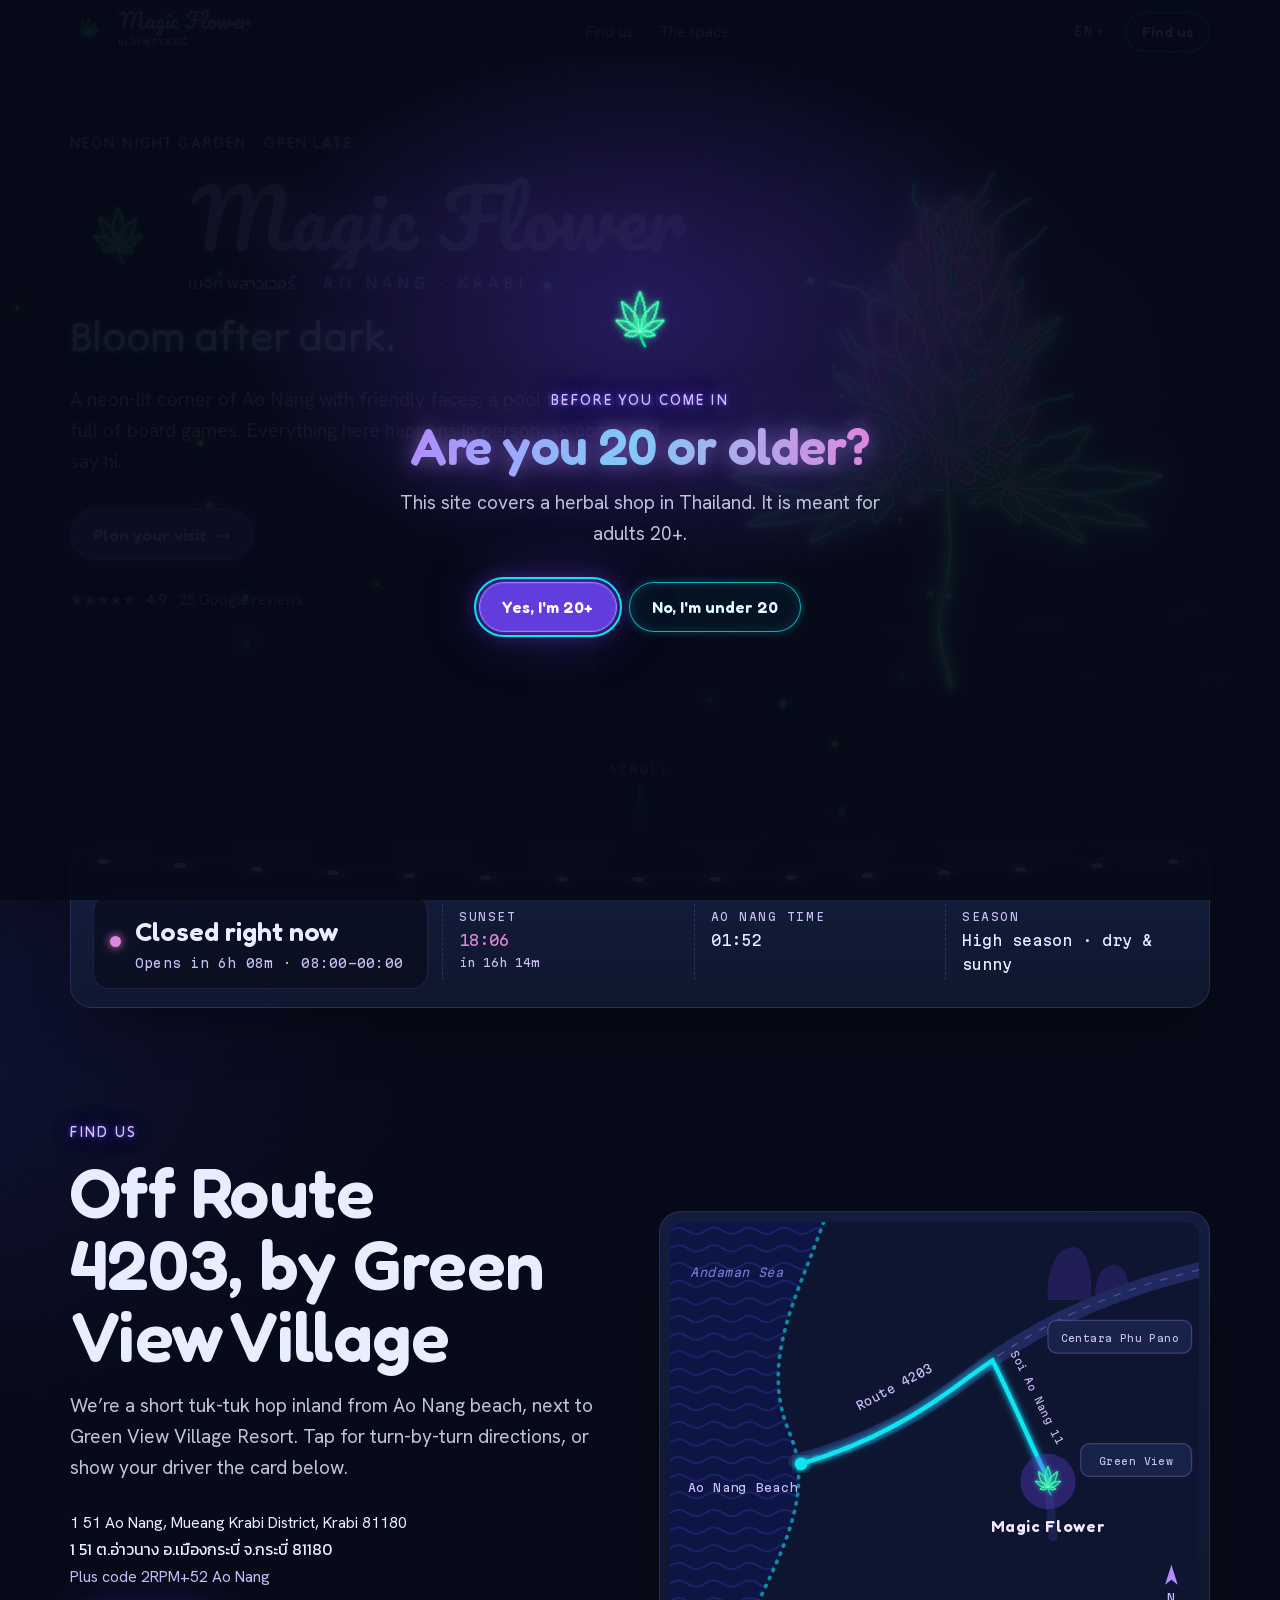
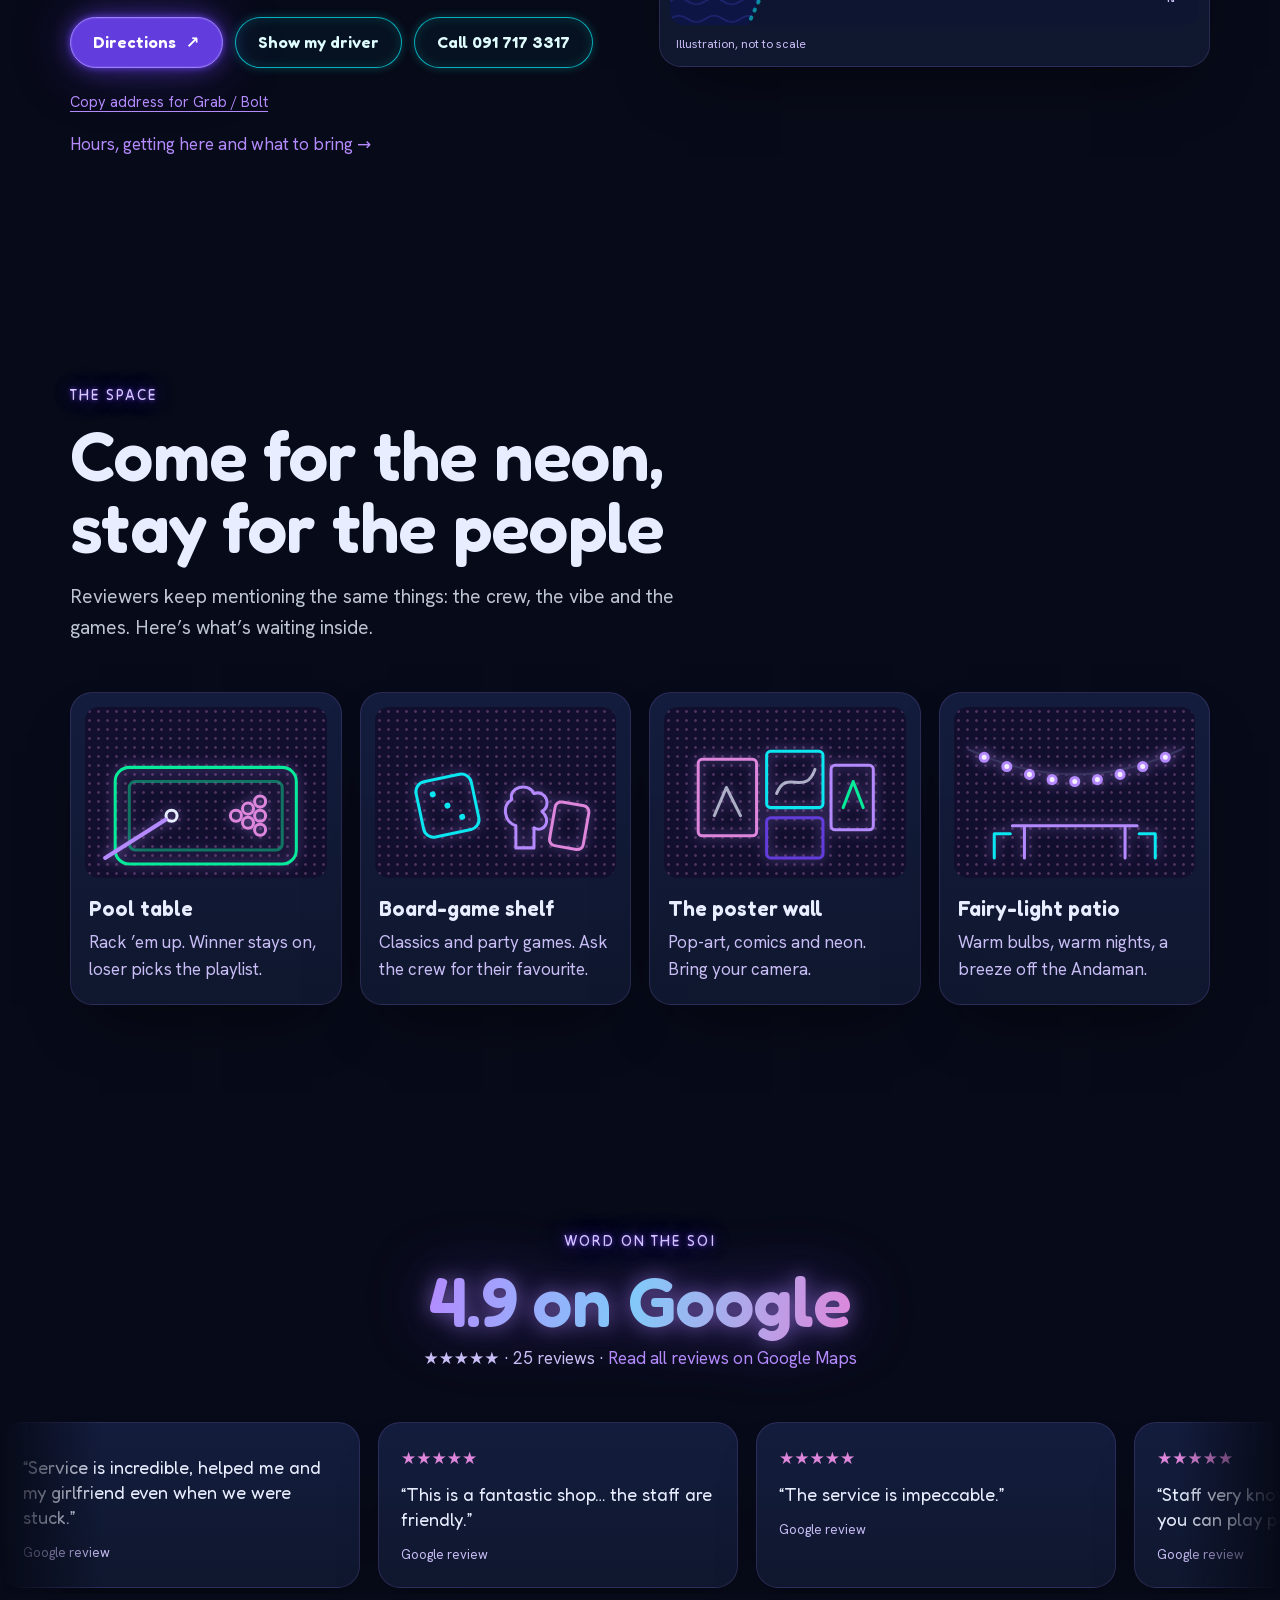
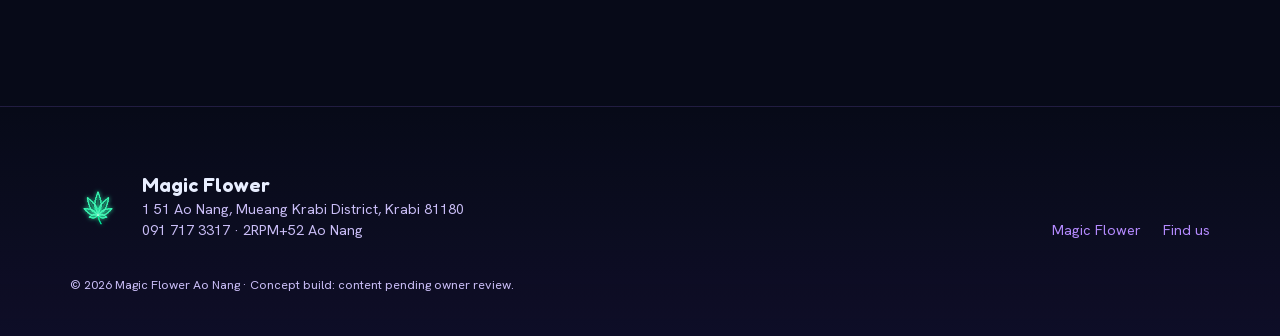
<file: index.html>
<!DOCTYPE html><html lang="en" class="t0kr7W_variable Pukg9a_variable _8aCJIG_variable RY3kyG_variable _1l99-q_variable kPwpCq_variable"><head><meta charSet="utf-8"/><meta name="viewport" content="width=device-width, initial-scale=1"/><link rel="preload" href="/_next/static/media/524b092e58b59866-s.p.0dpcdum4paikg.woff2" as="font" crossorigin="" type="font/woff2"/><link rel="preload" href="/_next/static/media/5d52bd6c4cb3f315-s.p.0ez3bnoxb63ra.woff2" as="font" crossorigin="" type="font/woff2"/><link rel="preload" href="/_next/static/media/a624dffa201843ff-s.p.2xocl9mu6olar.woff2" as="font" crossorigin="" type="font/woff2"/><link rel="stylesheet" href="/_next/static/chunks/0il991kbuue2v.css" data-precedence="next"/><link rel="preload" as="script" fetchPriority="low" href="/_next/static/chunks/19wg2q9r2_sev.js"/><script src="/_next/static/chunks/1c0mhc5ebbn3y.js" async=""></script><script src="/_next/static/chunks/01s_f_3qlcqtb.js" async=""></script><script src="/_next/static/chunks/turbopack-3-ry682tkyiqk.js" async=""></script><script src="/_next/static/chunks/0umf92h1sb77c.js" async=""></script><script src="/_next/static/chunks/1rx-scnret2dr.js" async=""></script><script src="/_next/static/chunks/2eat9ag_m4u0t.js" async=""></script><script src="/_next/static/chunks/1uftyivyzfm8-.js" async=""></script><meta name="theme-color" content="#070A18"/><title>Magic Flower Ao Nang · Neon night garden in Krabi</title><meta name="description" content="Magic Flower is a neon-lit herbal shop and chill-out space in Ao Nang, Krabi. Pool, board games and friendly faces. Plan your visit, and find us off Route 4203."/><link rel="manifest" href="/manifest.webmanifest"/><meta name="robots" content="noindex, nofollow"/><link rel="canonical" href="https://magicflower.mediawaterhole.com/"/><link rel="alternate" hrefLang="en" href="https://magicflower.mediawaterhole.com/"/><link rel="alternate" hrefLang="th" href="https://magicflower.mediawaterhole.com/th/"/><link rel="alternate" hrefLang="de" href="https://magicflower.mediawaterhole.com/de/"/><link rel="alternate" hrefLang="fr" href="https://magicflower.mediawaterhole.com/fr/"/><link rel="alternate" hrefLang="x-default" href="https://magicflower.mediawaterhole.com/"/><link rel="icon" href="/icon.svg?icon.2z9hjhtkv5s27.svg" sizes="any" type="image/svg+xml"/><meta name="next-size-adjust" content=""/><script>(function(){var d=document.documentElement;d.classList.add('js');
if(!window.matchMedia('(prefers-reduced-motion: reduce)').matches)d.classList.add('motion-ok');
try{var t=Number(localStorage.getItem('mf-age-ok'));if(t&&Date.now()-t<2592e6)d.dataset.ageOk='1'}catch(e){}})();</script><script src="/_next/static/chunks/0cz1d0mv5g_q7.js" noModule=""></script></head><body><div hidden=""><!--$--><!--/$--></div><svg width="0" height="0" aria-hidden="true" focusable="false" style="position:absolute;overflow:hidden"><defs><filter id="leaf-glow" x="-50%" y="-50%" width="200%" height="200%"><feGaussianBlur stdDeviation="3" result="b1"></feGaussianBlur><feGaussianBlur stdDeviation="9" result="b2"></feGaussianBlur><feMerge><feMergeNode in="b2"></feMergeNode><feMergeNode in="b1"></feMergeNode><feMergeNode in="SourceGraphic"></feMergeNode></feMerge></filter><symbol id="leaf-mark" viewBox="-120 -120 240 240"><g transform="translate(0 40)" filter="url(#leaf-glow)" fill="none" stroke-linejoin="round" stroke-linecap="round"><g stroke="#07EA99" stroke-width="4.5"><path d="M0,0 L0.8,-6.9 L2.1,-11.1 L5.3,-18.1 L6.8,-22.2 L11.9,-29.2 L11.5,-33.3 L14.9,-40.3 L12,-44.4 L14.7,-51.4 L11.2,-55.6 L13,-62.5 L9.3,-66.7 L10.1,-73.6 L6.6,-77.8 L6.3,-84.7 L3.4,-88.9 L2.2,-95.8 L0,-100 L-2.2,-95.8 L-3.4,-88.9 L-6.3,-84.7 L-6.6,-77.8 L-10.1,-73.6 L-9.3,-66.7 L-13,-62.5 L-11.2,-55.6 L-14.7,-51.4 L-12,-44.4 L-14.9,-40.3 L-11.5,-33.3 L-11.9,-29.2 L-6.8,-22.2 L-5.3,-18.1 L-2.1,-11.1 L-0.8,-6.9 Z" transform="rotate(0)"></path><path d="M0,0 L0.9,-6.9 L2.3,-11 L5.8,-17.9 L7.3,-22 L12.6,-28.9 L10.7,-33 L13.5,-39.9 L10.6,-44 L12.5,-50.9 L9.1,-55 L10,-61.9 L6.6,-66 L6.4,-72.9 L3.5,-77 L2.2,-83.9 L0,-88 L-2.2,-83.9 L-3.5,-77 L-6.4,-72.9 L-6.6,-66 L-10,-61.9 L-9.1,-55 L-12.5,-50.9 L-10.6,-44 L-13.5,-39.9 L-10.7,-33 L-12.6,-28.9 L-7.3,-22 L-5.8,-17.9 L-2.3,-11 L-0.9,-6.9 Z" transform="rotate(31)"></path><path d="M0,0 L0.9,-6.9 L2.3,-11 L5.8,-17.9 L7.3,-22 L12.6,-28.9 L10.7,-33 L13.5,-39.9 L10.6,-44 L12.5,-50.9 L9.1,-55 L10,-61.9 L6.6,-66 L6.4,-72.9 L3.5,-77 L2.2,-83.9 L0,-88 L-2.2,-83.9 L-3.5,-77 L-6.4,-72.9 L-6.6,-66 L-10,-61.9 L-9.1,-55 L-12.5,-50.9 L-10.6,-44 L-13.5,-39.9 L-10.7,-33 L-12.6,-28.9 L-7.3,-22 L-5.8,-17.9 L-2.3,-11 L-0.9,-6.9 Z" transform="rotate(-31)"></path><path d="M0,0 L0.9,-5.9 L2.4,-9.4 L5.9,-15.3 L7.3,-18.9 L10.7,-24.7 L8.8,-28.3 L10.8,-34.2 L8.1,-37.7 L9,-43.6 L6,-47.1 L5.9,-53 L3.2,-56.6 L2,-62.5 L0,-66 L-2,-62.5 L-3.2,-56.6 L-5.9,-53 L-6,-47.1 L-9,-43.6 L-8.1,-37.7 L-10.8,-34.2 L-8.8,-28.3 L-10.7,-24.7 L-7.3,-18.9 L-5.9,-15.3 L-2.4,-9.4 L-0.9,-5.9 Z" transform="rotate(64)"></path><path d="M0,0 L0.9,-5.9 L2.4,-9.4 L5.9,-15.3 L7.3,-18.9 L10.7,-24.7 L8.8,-28.3 L10.8,-34.2 L8.1,-37.7 L9,-43.6 L6,-47.1 L5.9,-53 L3.2,-56.6 L2,-62.5 L0,-66 L-2,-62.5 L-3.2,-56.6 L-5.9,-53 L-6,-47.1 L-9,-43.6 L-8.1,-37.7 L-10.8,-34.2 L-8.8,-28.3 L-10.7,-24.7 L-7.3,-18.9 L-5.9,-15.3 L-2.4,-9.4 L-0.9,-5.9 Z" transform="rotate(-64)"></path><path d="M0,0 L1.1,-4.7 L2.9,-7.6 L6.6,-12.3 L6,-15.2 L7.3,-19.9 L5.3,-22.8 L5.4,-27.5 L3,-30.4 L1.9,-35.1 L0,-38 L-1.9,-35.1 L-3,-30.4 L-5.4,-27.5 L-5.3,-22.8 L-7.3,-19.9 L-6,-15.2 L-6.6,-12.3 L-2.9,-7.6 L-1.1,-4.7 Z" transform="rotate(102)"></path><path d="M0,0 L1.1,-4.7 L2.9,-7.6 L6.6,-12.3 L6,-15.2 L7.3,-19.9 L5.3,-22.8 L5.4,-27.5 L3,-30.4 L1.9,-35.1 L0,-38 L-1.9,-35.1 L-3,-30.4 L-5.4,-27.5 L-5.3,-22.8 L-7.3,-19.9 L-6,-15.2 L-6.6,-12.3 L-2.9,-7.6 L-1.1,-4.7 Z" transform="rotate(-102)"></path><path d="M0,0 C 2,14 6,26 13,36"></path></g><g stroke="#07EA99" stroke-width="1.6" opacity="0.55"><path d="M0,-4 L0,-82" transform="rotate(0)"></path><path d="M0,-4 L0,-72.2" transform="rotate(31)"></path><path d="M0,-4 L0,-72.2" transform="rotate(-31)"></path><path d="M0,-4 L0,-54.1" transform="rotate(64)"></path><path d="M0,-4 L0,-54.1" transform="rotate(-64)"></path><path d="M0,-4 L0,-31.2" transform="rotate(102)"></path><path d="M0,-4 L0,-31.2" transform="rotate(-102)"></path></g><g stroke="#E9FFF6" stroke-width="1.2" opacity="0.85"><path d="M0,0 L0.8,-6.9 L2.1,-11.1 L5.3,-18.1 L6.8,-22.2 L11.9,-29.2 L11.5,-33.3 L14.9,-40.3 L12,-44.4 L14.7,-51.4 L11.2,-55.6 L13,-62.5 L9.3,-66.7 L10.1,-73.6 L6.6,-77.8 L6.3,-84.7 L3.4,-88.9 L2.2,-95.8 L0,-100 L-2.2,-95.8 L-3.4,-88.9 L-6.3,-84.7 L-6.6,-77.8 L-10.1,-73.6 L-9.3,-66.7 L-13,-62.5 L-11.2,-55.6 L-14.7,-51.4 L-12,-44.4 L-14.9,-40.3 L-11.5,-33.3 L-11.9,-29.2 L-6.8,-22.2 L-5.3,-18.1 L-2.1,-11.1 L-0.8,-6.9 Z" transform="rotate(0)"></path><path d="M0,0 L0.9,-6.9 L2.3,-11 L5.8,-17.9 L7.3,-22 L12.6,-28.9 L10.7,-33 L13.5,-39.9 L10.6,-44 L12.5,-50.9 L9.1,-55 L10,-61.9 L6.6,-66 L6.4,-72.9 L3.5,-77 L2.2,-83.9 L0,-88 L-2.2,-83.9 L-3.5,-77 L-6.4,-72.9 L-6.6,-66 L-10,-61.9 L-9.1,-55 L-12.5,-50.9 L-10.6,-44 L-13.5,-39.9 L-10.7,-33 L-12.6,-28.9 L-7.3,-22 L-5.8,-17.9 L-2.3,-11 L-0.9,-6.9 Z" transform="rotate(31)"></path><path d="M0,0 L0.9,-6.9 L2.3,-11 L5.8,-17.9 L7.3,-22 L12.6,-28.9 L10.7,-33 L13.5,-39.9 L10.6,-44 L12.5,-50.9 L9.1,-55 L10,-61.9 L6.6,-66 L6.4,-72.9 L3.5,-77 L2.2,-83.9 L0,-88 L-2.2,-83.9 L-3.5,-77 L-6.4,-72.9 L-6.6,-66 L-10,-61.9 L-9.1,-55 L-12.5,-50.9 L-10.6,-44 L-13.5,-39.9 L-10.7,-33 L-12.6,-28.9 L-7.3,-22 L-5.8,-17.9 L-2.3,-11 L-0.9,-6.9 Z" transform="rotate(-31)"></path><path d="M0,0 L0.9,-5.9 L2.4,-9.4 L5.9,-15.3 L7.3,-18.9 L10.7,-24.7 L8.8,-28.3 L10.8,-34.2 L8.1,-37.7 L9,-43.6 L6,-47.1 L5.9,-53 L3.2,-56.6 L2,-62.5 L0,-66 L-2,-62.5 L-3.2,-56.6 L-5.9,-53 L-6,-47.1 L-9,-43.6 L-8.1,-37.7 L-10.8,-34.2 L-8.8,-28.3 L-10.7,-24.7 L-7.3,-18.9 L-5.9,-15.3 L-2.4,-9.4 L-0.9,-5.9 Z" transform="rotate(64)"></path><path d="M0,0 L0.9,-5.9 L2.4,-9.4 L5.9,-15.3 L7.3,-18.9 L10.7,-24.7 L8.8,-28.3 L10.8,-34.2 L8.1,-37.7 L9,-43.6 L6,-47.1 L5.9,-53 L3.2,-56.6 L2,-62.5 L0,-66 L-2,-62.5 L-3.2,-56.6 L-5.9,-53 L-6,-47.1 L-9,-43.6 L-8.1,-37.7 L-10.8,-34.2 L-8.8,-28.3 L-10.7,-24.7 L-7.3,-18.9 L-5.9,-15.3 L-2.4,-9.4 L-0.9,-5.9 Z" transform="rotate(-64)"></path><path d="M0,0 L1.1,-4.7 L2.9,-7.6 L6.6,-12.3 L6,-15.2 L7.3,-19.9 L5.3,-22.8 L5.4,-27.5 L3,-30.4 L1.9,-35.1 L0,-38 L-1.9,-35.1 L-3,-30.4 L-5.4,-27.5 L-5.3,-22.8 L-7.3,-19.9 L-6,-15.2 L-6.6,-12.3 L-2.9,-7.6 L-1.1,-4.7 Z" transform="rotate(102)"></path><path d="M0,0 L1.1,-4.7 L2.9,-7.6 L6.6,-12.3 L6,-15.2 L7.3,-19.9 L5.3,-22.8 L5.4,-27.5 L3,-30.4 L1.9,-35.1 L0,-38 L-1.9,-35.1 L-3,-30.4 L-5.4,-27.5 L-5.3,-22.8 L-7.3,-19.9 L-6,-15.2 L-6.6,-12.3 L-2.9,-7.6 L-1.1,-4.7 Z" transform="rotate(-102)"></path></g></g></symbol></defs></svg><div class="age-gate" data-lenis-prevent="true" role="dialog" aria-modal="true" aria-labelledby="age-title"><div class="age-gate__panel"><svg width="96" height="96" style="width:96px;height:96px;flex-shrink:0" class="flicker-on" aria-hidden="true"><use href="#leaf-mark" width="100%" height="100%"></use></svg><p class="kicker mt-6">Before you come in</p><h2 id="age-title" class="h-display mt-2" style="font-size:clamp(2rem, 7vw, 3.2rem)"><span class="sign-text">Are you 20 or older?</span></h2><p class="lede mt-4">This site covers a herbal shop in Thailand. It is meant for adults 20+.</p><div class="mt-8 flex flex-wrap justify-center gap-3"><a href="#enter" class="btn btn-primary">Yes, I&#x27;m 20+</a><button type="button" class="btn btn-ghost">No, I&#x27;m under 20</button></div></div></div><span id="enter" hidden=""></span><div id="site"><header class="site-header"><div class="container site-header__inner"><a href="#top" aria-label="Magic Flower, home" class="no-underline"><span class="wordmark "><svg width="38" height="38" style="width:38px;height:38px;flex-shrink:0" aria-hidden="true"><use href="#leaf-mark" width="100%" height="100%"></use></svg><span class="wordmark__text"><span class="wordmark__name sign-text">Magic Flower</span><span class="wordmark__sub"><span lang="th" class="font-thai">เมจิก ฟลาวเวอร์</span></span></span></span></a><nav aria-label="Sections" class="site-header__nav"><a href="/visit/">Find us</a><a href="#space">The space</a></nav><div class="site-header__end"><details class="lang"><summary aria-label="EN, Language: English"><span aria-hidden="true">EN</span><span class="lang__caret" aria-hidden="true">▾</span></summary><ul class="lang__menu card"><li><a href="/" lang="en" hrefLang="en" aria-current="page">English</a></li><li><a href="/th/" lang="th" hrefLang="th">ไทย</a></li><li><a href="/de/" lang="de" hrefLang="de">Deutsch</a></li><li><a href="/fr/" lang="fr" hrefLang="fr">Français</a></li></ul></details><a href="/visit/" class="btn btn-ghost site-header__cta" aria-label="Find us"><svg viewBox="0 0 24 24" class="site-header__pin" aria-hidden="true"><path d="M12 21s-6.5-5.6-6.5-11a6.5 6.5 0 0 1 13 0c0 5.4-6.5 11-6.5 11Zm0-8.5a2.5 2.5 0 1 0 0-5 2.5 2.5 0 0 0 0 5Z"></path></svg><span class="site-header__cta-label">Find us</span></a></div></div></header><main><section id="top" class="hero"><div class="hero__glow" aria-hidden="true"></div><div class="hero-bloom" aria-hidden="true"><div class="hero-bloom__static"><svg viewBox="-240 -240 480 480" style="width:100%;height:100%;flex-shrink:0" aria-hidden="true"><defs><linearGradient id="hero-grad" x1="0" y1="-14" x2="0" y2="-149" gradientUnits="userSpaceOnUse"><stop offset="0" stop-color="#B48AFE"></stop><stop offset="1" stop-color="#DE86DB"></stop></linearGradient><filter id="hero-glow" filterUnits="userSpaceOnUse" x="-240" y="-240" width="480" height="480"><feGaussianBlur stdDeviation="4" result="b1"></feGaussianBlur><feGaussianBlur stdDeviation="12" result="b2"></feGaussianBlur><feMerge><feMergeNode in="b2"></feMergeNode><feMergeNode in="b1"></feMergeNode><feMergeNode in="SourceGraphic"></feMergeNode></feMerge></filter><path id="hero-stem" d="M0,28c1,21 3,44 2,63c-1,19 -8,36 -8,52c0,16 6,29 9,43"></path><path id="hero-leaves-back" d="M0,11l-2,-9 -3,-7 -7,-10 1,-4 -2,-9 3,-2 0,-7 5,-2 2,-6 3,-2 3,5 2,8 4,6 0,7 4,5 -2,7 1,5 -7,4 -3,3zM0,40c0,-10 0,-19 0,-29M0,11l-7,-9 -6,-5 -11,-9 -2,-5 -7,-8 0,-4 -5,-8 0,-5 -3,-7 0,-4 6,5 6,7 7,5 5,8 6,5 3,8 4,4 0,8 0,5zM0,11l4,-5 0,-5 0,-8 4,-1 3,-5 6,1 5,-4 6,1 6,-2 5,1 0,4 -3,4 1,5 -5,3 0,4 -7,2 -2,3 -10,-1 -6,0zM0,11l-10,-6 -7,-3 -11,-5 -5,-5 -9,-7 -3,-5 -8,-8 -4,-5 7,3 10,6 7,2 8,7 7,4 6,8 4,6zM0,11l8,-1 4,-2 6,-3 6,2 8,1 7,3 9,3 6,3 -3,2 -7,0 -4,3 -8,-2 -4,1 -11,-4 -7,-4zM0,11l-7,-1 -4,1 -7,-1 -6,-3 -8,-4 -5,-3 4,-1 8,1 4,-1 8,4 5,3zM0,11l8,3 5,0 8,4 4,4 7,5 4,4 -5,0 -8,-4 -5,-1 -7,-5 -4,-5z"></path><path id="hero-bud" d="M0,28c-3,0 -6,-2 -8,-4c-1,-2 -1,-5 -1,-7c0,-2 2,-5 3,-7c2,-2 4,-6 6,-6c2,0 5,4 6,6c2,2 3,5 3,7c0,2 1,5 -1,7c-1,2 -5,4 -8,4zM-20,41c0,3 -1,7 -2,8c-1,1 -4,-1 -6,-3c-2,-2 -4,-6 -6,-9c-2,-3 -5,-8 -5,-10c0,-2 2,-2 4,-3c2,0 4,-1 6,0c2,1 5,3 6,6c2,3 3,8 3,11zM30,27c1,0 4,-3 6,-5c3,-2 6,-6 9,-9c3,-3 6,-6 9,-8c3,-2 7,-6 7,-6c0,0 -5,4 -8,7c-3,3 -8,7 -11,10c-3,3 -7,6 -9,8c-2,2 -3,3 -3,3zM-24,16c-2,2 -6,3 -9,2c-3,-1 -5,-4 -7,-7c-2,-3 -2,-7 -3,-11c0,-4 -1,-9 0,-11c2,-1 6,1 9,2c3,1 7,4 9,6c2,3 5,6 5,9c0,3 -2,8 -4,10zM6,30c4,3 9,5 11,5c3,0 4,-2 4,-4c0,-2 -1,-6 -3,-9c-1,-3 -3,-8 -6,-10c-2,-2 -6,-1 -9,-1c-3,0 -6,1 -7,2c-1,2 -2,4 0,7c2,3 7,8 10,10zM17,3c-4,0 -7,-5 -8,-8c-1,-3 1,-8 3,-12c2,-4 6,-9 10,-13c4,-3 9,-8 12,-8c3,0 3,6 4,10c1,4 1,10 0,14c-1,4 -3,9 -7,12c-3,3 -10,6 -14,5zM-33,10c-2,3 -7,6 -11,6c-3,0 -7,-3 -10,-6c-3,-3 -5,-9 -6,-13c-1,-4 -4,-11 -2,-13c2,-2 8,-1 12,0c4,1 9,2 12,4c3,2 6,5 7,9c1,4 0,10 -2,13zM31,7c3,1 11,0 15,-2c4,-2 8,-6 11,-9c3,-3 5,-7 6,-10c1,-3 4,-8 1,-9c-2,0 -11,4 -16,6c-5,3 -11,6 -15,9c-4,3 -7,8 -7,10c0,3 2,5 5,5zM-12,-14c-1,2 -3,2 -4,0c-1,-1 -2,-5 -3,-9c-1,-4 -1,-9 -1,-13c0,-4 -1,-10 0,-11c1,-1 4,2 5,4c2,2 3,6 4,9c1,3 2,8 2,11c0,3 -2,8 -3,9zM-14,2c2,4 3,8 3,8c0,0 -1,-3 -3,-6c-2,-3 -5,-8 -7,-13c-2,-5 -6,-12 -7,-15c-1,-3 0,-1 0,-1c0,1 1,2 2,4c1,2 3,5 5,9c2,4 5,10 7,14zM32,-19c-1,-1 -1,-4 0,-8c1,-3 5,-8 8,-13c3,-4 8,-10 12,-14c4,-4 10,-9 11,-9c1,0 -2,7 -4,11c-2,5 -5,11 -8,16c-3,5 -8,10 -11,13c-3,3 -7,5 -8,4zM-34,-23c-3,3 -9,4 -13,3c-4,-1 -8,-5 -10,-9c-2,-4 -3,-10 -4,-15c0,-5 -1,-12 1,-14c3,-2 10,1 14,3c5,2 10,5 13,8c3,3 6,8 6,12c0,4 -4,10 -7,12zM19,-15c5,2 13,2 17,1c4,-1 8,-4 9,-8c1,-4 0,-9 -1,-14c-1,-4 -2,-11 -6,-13c-4,-1 -11,2 -16,4c-5,2 -10,5 -13,8c-3,3 -5,8 -3,12c2,4 8,8 13,10zM7,-40c-5,0 -12,-5 -15,-9c-3,-4 -2,-11 -1,-16c2,-5 6,-11 10,-16c4,-5 9,-12 13,-12c4,0 7,7 10,12c3,5 6,12 6,18c0,6 -1,12 -5,16c-4,4 -12,7 -18,7zM-30,-30c-1,4 -5,6 -8,6c-3,0 -5,-4 -8,-8c-2,-4 -5,-11 -7,-17c-2,-5 -4,-13 -3,-16c1,-2 7,0 10,1c4,1 8,4 11,7c3,3 5,8 6,12c1,5 1,12 -1,15zM35,-40c2,0 7,-3 11,-6c4,-3 8,-9 11,-14c3,-5 6,-10 8,-14c2,-4 6,-11 4,-11c-1,0 -8,7 -13,11c-5,4 -11,9 -15,14c-4,5 -8,11 -9,14c-1,3 1,6 3,6zM-21,-54c-3,2 -7,2 -10,0c-3,-2 -5,-7 -6,-11c-1,-4 -1,-10 -1,-15c0,-4 0,-11 2,-12c2,-1 6,3 9,5c3,3 7,6 9,10c2,4 4,9 3,13c0,4 -3,8 -6,10zM-1,-43c4,3 8,5 10,4c2,-1 3,-6 2,-10c0,-4 -3,-11 -5,-16c-2,-5 -6,-14 -9,-16c-3,-2 -5,1 -7,3c-2,2 -5,5 -5,8c0,4 1,9 3,13c2,5 8,11 11,14zM22,-64c-3,0 -6,-5 -7,-9c0,-4 1,-11 4,-16c3,-5 8,-11 12,-16c4,-5 10,-12 12,-12c3,0 3,9 3,14c0,5 0,12 -2,17c-2,6 -4,12 -8,16c-4,4 -10,7 -14,6zM-31,-63c-3,3 -10,3 -14,2c-4,-1 -8,-6 -10,-10c-2,-4 -3,-11 -3,-16c0,-5 -1,-14 2,-16c3,-2 10,2 14,4c5,2 10,5 13,9c3,4 5,10 5,14c0,5 -3,11 -7,13zM24,-64c5,1 13,-1 17,-4c5,-3 8,-7 10,-12c2,-4 2,-10 1,-15c-1,-5 -1,-13 -5,-14c-3,-1 -11,5 -16,9c-5,4 -12,9 -15,13c-3,5 -5,10 -4,14c1,4 7,8 12,9zM-4,-82c-1,1 -1,0 -2,-2c0,-2 -1,-6 -1,-10c0,-4 0,-10 0,-14c0,-4 1,-10 1,-11c1,-1 2,3 2,6c1,3 1,7 1,11c0,4 1,9 1,12c0,3 -1,7 -2,8zM-16,-75c0,3 0,4 -1,3c-1,-1 -2,-5 -4,-10c-1,-4 -3,-11 -5,-17c-2,-5 -5,-14 -5,-16c0,-2 3,2 4,4c1,2 3,5 4,9c1,4 3,9 4,13c1,5 3,11 3,14zM25,-88c0,0 2,-3 4,-7c2,-4 5,-10 7,-15c2,-5 5,-10 7,-15c2,-4 6,-12 6,-12c0,0 -4,7 -6,12c-2,5 -5,12 -8,17c-3,5 -6,12 -8,15c-2,3 -2,5 -2,5zM-20,-95c-3,2 -10,1 -13,-1c-3,-2 -5,-6 -6,-10c-1,-4 0,-9 0,-14c1,-4 1,-12 3,-13c2,-1 8,3 11,6c4,3 8,6 10,10c2,4 4,8 3,12c-1,4 -4,9 -8,10zM7,-94c4,2 11,2 14,0c3,-2 5,-6 5,-11c0,-4 -2,-11 -4,-16c-2,-5 -5,-13 -8,-14c-3,-1 -9,4 -12,7c-3,3 -7,7 -8,11c-1,4 -1,9 1,13c2,4 8,8 12,10zM8,-107c-4,0 -10,-4 -12,-8c-2,-4 -1,-10 0,-15c2,-5 6,-11 9,-16c4,-5 9,-12 12,-12c3,0 5,8 7,13c2,5 4,11 4,16c0,5 -2,11 -5,15c-3,4 -10,7 -15,7zM-16,-109c-2,2 -6,3 -9,1c-3,-1 -6,-6 -7,-10c-1,-4 -1,-9 -1,-14c0,-4 -1,-12 1,-13c2,-1 6,3 9,5c3,2 6,6 8,9c2,4 4,8 4,12c0,4 -3,8 -5,10zM14,-115c3,0 9,-2 12,-5c3,-3 6,-8 7,-12c1,-4 1,-10 1,-14c0,-4 0,-11 -2,-11c-2,0 -7,6 -11,10c-3,4 -8,9 -10,13c-2,4 -4,10 -4,13c1,3 4,6 7,6zM-6,-124c-2,1 -5,0 -6,-2c-1,-2 -2,-5 -2,-9c0,-3 0,-8 0,-12c0,-3 1,-8 2,-9c1,0 4,4 6,6c2,3 3,6 4,9c1,3 2,7 1,10c-1,3 -3,6 -5,7zM-3,-126c2,2 4,2 5,0c1,-2 1,-6 0,-10c-1,-4 -3,-9 -4,-13c-1,-4 -3,-11 -4,-12c-1,-1 -2,3 -3,5c-1,2 -1,6 -1,9c0,4 1,9 2,12c1,4 3,8 5,9zM6,-134c-1,0 -2,-4 -2,-7c0,-3 2,-8 3,-12c1,-4 3,-9 5,-13c2,-4 5,-10 6,-10c1,0 1,6 1,10c0,4 -1,10 -2,14c-1,5 -3,10 -5,13c-2,3 -5,5 -6,5zM-5,-140c-3,1 -7,1 -10,-1c-2,-2 -4,-6 -5,-9c-1,-3 0,-7 1,-11c1,-3 2,-9 4,-10c2,-1 6,4 9,6c3,2 6,5 7,8c1,3 2,7 1,10c-1,3 -4,6 -7,7zM1,-146c3,1 9,0 11,-2c3,-2 4,-6 4,-10c0,-4 -1,-8 -2,-12c-1,-3 -3,-9 -6,-9c-2,0 -6,4 -9,7c-3,3 -6,7 -7,10c-1,3 -1,7 0,10c2,3 6,5 9,6z"></path><path id="hero-leaves-front" d="M17,49l6,-4 5,-4 7,-5 2,0 6,-3 1,2 4,-1 1,1 -5,4 -7,4 -5,4 -5,2 -4,2 -2,-1 -1,-2zM9,-6l1,-7 -2,-4 -1,-6 2,-5 2,-7 3,-5 3,-8 3,-5 1,4 0,6 1,3 -2,8 1,4 -5,8 -3,6zM-37,-16l-5,-5 -2,-4 -3,-6 -6,-2 -7,-5 -7,-2 -8,-5 -7,-2 2,4 6,6 2,4 8,4 2,3 10,4 7,2zM39,-52l8,-5 6,-3 8,-5 4,-4 7,-5 3,-5 6,-6 3,-4 -6,3 -7,5 -6,3 -7,6 -5,3 -5,7 -3,4zM-19,-88l-5,-7 -3,-5 -5,-7 -1,-4 -4,-7 -1,-3 -3,-6 0,-3 3,4 4,7 3,5 3,6 3,4 2,6 1,4zM-1,-106l1,-4 2,-2 2,-3 -1,-4 0,-6 -3,-4 -1,-7 -3,-5 -2,3 -1,5 -2,2 1,5 -1,3 3,7 3,4zM-43,37l-12,-2 -7,-4 -10,-7 -9,1 -13,-4 -11,3 -15,-1 -12,3 -16,1 -12,2 8,4 15,3 7,4 15,1 7,3 15,-1 8,2 17,-5 10,-2zM0,40c-14,-1 -29,-2 -43,-3M-43,37l-5,-6 -2,-5 0,-10 -6,-2 -5,-7 -8,-1 -8,-6 -10,-1 -11,-5 -9,-1 2,6 6,7 1,7 9,5 1,6 10,4 4,3 14,1 8,1zM-43,37l-13,2 -9,0 -14,-1 -8,3 -13,2 -8,5 -13,3 -7,6 -14,4 -7,5 9,0 14,-2 9,0 13,-4 8,1 13,-5 8,-2 12,-8 7,-4zM-43,37l3,-8 4,-5 6,-9 -2,-4 1,-8 -5,-4 -2,-8 -5,-4 -4,6 -3,9 -5,5 1,8 -2,6 6,6 4,3zM-43,37l-11,6 -9,2 -13,5 -4,5 -10,6 -2,5 -8,7 -2,5 8,-3 10,-6 8,-2 9,-6 7,-3 6,-8 3,-6zM-43,37l8,-5 6,-3 8,-5 1,-4 5,-6 0,-5 -6,3 -8,6 -6,2 -4,7 -1,4zM-43,37l-5,6 -5,4 -4,6 2,3 -1,5 2,3 5,-4 4,-5 4,-4 1,-5 -2,-3zM43,37l15,1 10,2 17,5 8,-2 15,1 7,-3 15,-1 7,-4 15,-3 8,-4 -12,-2 -16,-1 -12,-3 -15,1 -11,-3 -13,4 -9,-1 -10,7 -7,4zM0,40c14,-1 29,-2 43,-3M43,37l13,5 7,4 12,8 8,2 13,5 8,-1 13,4 9,0 14,2 9,0 -7,-5 -14,-4 -7,-6 -13,-3 -8,-5 -13,-2 -8,-3 -14,1 -9,0zM43,37l9,-4 8,-1 14,-1 4,-3 10,-4 1,-6 9,-5 1,-7 6,-7 2,-6 -9,1 -11,5 -10,1 -8,6 -8,1 -5,7 -6,2 0,10 -2,5zM43,37l8,7 3,6 6,8 7,3 9,6 8,2 10,6 8,3 -2,-5 -8,-7 -2,-5 -10,-6 -4,-5 -13,-5 -9,-2zM43,37l3,-7 4,-3 6,-6 -2,-6 1,-8 -5,-5 -3,-9 -4,-6 -5,4 -2,8 -5,4 1,8 -2,4 6,9 4,5zM43,37l-1,6 -2,3 1,5 4,4 4,5 5,4 2,-3 -1,-5 2,-3 -4,-6 -5,-4zM43,37l-3,-6 -1,-4 -4,-7 -6,-2 -8,-6 -6,-3 0,5 5,6 1,4 8,5 6,3z"></path><path id="hero-pistils" d="M11,13c0,-1 0,-1 0,-2c0,0 0,-1 1,-1c1,0 2,1 4,2c2,1 4,1 6,2M33,-35c1,-2 1,-3 2,-5c1,-1 1,-3 2,-4c1,-1 4,-3 6,-4c2,-1 4,-3 6,-4M61,-20c2,-1 4,-3 6,-4c2,-1 4,-2 7,-3c3,-1 7,-1 10,-2c3,-1 7,-2 10,-3M-19,-45c-1,-1 -1,-2 -2,-3c-1,-1 -2,-2 -2,-4c0,-1 0,-3 0,-5c0,-2 0,-4 0,-6M60,-60c2,-1 4,-3 6,-4c2,-1 4,-2 6,-4c2,-1 3,-3 4,-5c1,-1 3,-3 4,-4M-58,-55c-3,-1 -5,-2 -8,-4c-2,-1 -5,-3 -7,-5c-2,-2 -2,-5 -3,-7c-1,-2 -3,-5 -4,-7M14,-89c1,-2 1,-3 2,-5c1,-1 2,-3 2,-4c0,-1 -2,-2 -3,-4c-1,-1 -2,-3 -3,-5M-54,-62c-2,-1 -4,-1 -6,-2c-2,-1 -5,-1 -7,-3c-2,-2 -2,-5 -4,-7c-1,-2 -3,-5 -5,-7M-35,-89c-1,-2 -2,-5 -3,-7c-1,-2 -2,-4 -4,-6c-2,-2 -5,-3 -7,-5c-2,-1 -5,-3 -7,-4M-3,-78c0,-1 1,-1 1,-2c0,-1 1,-2 0,-3c0,-1 -2,-3 -3,-5c-1,-2 -3,-4 -4,-6M-54,-99c-2,-2 -4,-4 -6,-6c-2,-2 -3,-5 -6,-6c-3,-1 -6,-1 -10,-2c-3,-1 -7,-2 -11,-3M45,-105c2,-1 4,-2 6,-3c2,-1 4,-2 5,-3c1,-1 0,-3 0,-5c0,-1 0,-3 0,-4M-29,-112c-1,-2 -3,-3 -4,-5c-1,-1 -3,-3 -4,-4c-1,-1 -3,-1 -4,-2c-1,-1 -3,-1 -4,-2M47,-133c2,-2 5,-4 7,-6c2,-2 4,-3 6,-5c2,-2 5,-4 7,-6c2,-2 5,-5 7,-7M13,-131c0,-2 0,-3 0,-5c0,-1 0,-3 1,-4c1,-1 4,-2 6,-3c2,-1 5,-1 7,-2M16,-154c0,-2 1,-4 1,-6c1,-2 1,-3 2,-5c1,-2 4,-4 6,-6c2,-2 4,-4 6,-6M30,-154c2,-2 4,-4 6,-6c2,-2 3,-5 6,-7c3,-2 7,-4 10,-6c3,-2 7,-4 10,-6M-11,-154c-1,-2 -2,-3 -3,-5c-1,-2 -2,-3 -3,-5c0,-2 0,-5 0,-7c0,-2 0,-4 0,-6M17,-172c2,-2 4,-5 6,-7c2,-2 4,-4 5,-6c1,-2 2,-5 3,-7c1,-2 3,-4 4,-6M-14,-168c-2,-1 -4,-2 -6,-4c-2,-1 -4,-3 -5,-5c-1,-2 0,-4 0,-6c0,-2 0,-4 0,-6M0,-138c1,-2 3,-4 4,-6c1,-2 3,-5 3,-7c0,-2 -1,-4 -2,-6c-1,-2 -2,-4 -3,-6M0,-138c2,-2 3,-5 5,-7c2,-2 4,-5 6,-7c2,-2 4,-5 6,-7c2,-2 4,-4 6,-6M0,-138c0,-3 0,-5 0,-8c0,-2 -1,-4 0,-7c1,-2 4,-5 6,-8c2,-2 3,-5 5,-7M0,-138c-2,-2 -4,-5 -6,-7c-2,-2 -4,-4 -5,-7c-1,-2 -1,-5 -2,-8c-1,-3 -1,-5 -2,-8M0,-138c-1,-2 -2,-4 -3,-6c-1,-2 -2,-5 -4,-7c-2,-2 -4,-5 -7,-7c-2,-2 -5,-5 -8,-7"></path></defs><g filter="url(#hero-glow)" fill="none" stroke-linejoin="round" stroke-linecap="round"><use href="#hero-stem" stroke="#07EA99" stroke-width="7.28269373772677"></use><use href="#hero-leaves-back" stroke="#07EA99" stroke-width="4.634441469462491"></use><use href="#hero-bud" stroke="url(#hero-grad)" stroke-width="4.965473002995526"></use><use href="#hero-leaves-front" stroke="#07EA99" stroke-width="4.634441469462491"></use><use href="#hero-pistils" stroke="#0BE6F0" stroke-width="2.9792838017973153"></use><g opacity="0.85"><use href="#hero-stem" stroke="#E9FFF6" stroke-width="2.5209324476746513"></use><use href="#hero-leaves-back" stroke="#E9FFF6" stroke-width="1.6042297394293237"></use><use href="#hero-bud" stroke="#F6F0FF" stroke-width="1.7188175779599897"></use><use href="#hero-leaves-front" stroke="#E9FFF6" stroke-width="1.6042297394293237"></use><use href="#hero-pistils" stroke="#E6FDFF" stroke-width="1.0312905467759936"></use></g><path d="M0,53h0M-5,-138h0M-27,-106h0M-58,-77h0M-85,-52h0M-79,-31h0M-74,-11h0M-53,13h0M-11,-139h0M-8,-116h0M7,-95h0M33,-72h0M60,-44h0M65,-8h0M65,32h0M24,-132h0M47,-100h0M45,-66h0M34,-28h0M8,9h0M-24,41h0M-35,62h0M-22,-125h0M-51,-97h0" stroke="#E6D9FF" stroke-width="3"></path></g></svg></div></div><div class="container hero__inner"><p class="kicker">Neon night garden · Open late</p><div class="mt-4"><h1 class="wordmark wordmark--lg"><svg style="width:clamp(56px, 9vw, 96px);height:clamp(56px, 9vw, 96px);flex-shrink:0" aria-hidden="true"><use href="#leaf-mark" width="100%" height="100%"></use></svg><span class="wordmark__text"><span class="wordmark__name sign-text">Magic Flower</span><span class="wordmark__sub"><span lang="th" class="font-thai">เมจิก ฟลาวเวอร์</span><span class="wordmark__place"> · <!-- -->Ao Nang · Krabi</span></span></span></h1></div><p class="hero__tagline">Bloom after dark.</p><p class="lede mt-4">A neon-lit corner of Ao Nang with friendly faces, a pool table and a shelf full of board games. Everything here happens in person, so come and say hi.</p><div class="mt-8 flex flex-wrap gap-3"><a class="btn btn-primary" href="/visit/">Plan your visit<span aria-hidden="true">→</span></a></div><a class="hero__rating" href="https://maps.google.com/?cid=12329859539762716525" target="_blank" rel="noopener noreferrer"><span class="text-orchid" aria-hidden="true">★★★★★</span><span><strong>4.9</strong> · <!-- -->25 Google reviews</span></a></div><div class="fireflies" aria-hidden="true"><span class="firefly" style="left:1.17%;top:34.03%;--dx:57px;--dy:-83px;--dur:11.7s;--blink:2.5s;--delay:-4.7s;width:4.0px"></span><span class="firefly" style="left:55.33%;top:77.44%;--dx:-29px;--dy:-34px;--dur:13.9s;--blink:2.7s;--delay:-2.0s;width:4.5px"></span><span class="firefly" style="left:29.32%;top:64.76%;--dx:-24px;--dy:-108px;--dur:9.2s;--blink:3.6s;--delay:-1.9s;width:3.6px"></span><span class="firefly" style="left:15.46%;top:48.91%;--dx:6px;--dy:-89px;--dur:7.7s;--blink:3.7s;--delay:-5.5s;width:5.5px"></span><span class="firefly" style="left:68.01%;top:92.79%;--dx:15px;--dy:-103px;--dur:14.4s;--blink:1.6s;--delay:-1.7s;width:4.4px"></span><span class="firefly" style="left:42.53%;top:31.31%;--dx:-49px;--dy:-89px;--dur:10.3s;--blink:2.5s;--delay:-4.7s;width:6.8px"></span><span class="firefly" style="left:70.33%;top:74.74%;--dx:-20px;--dy:-52px;--dur:8.2s;--blink:1.8s;--delay:-9.1s;width:4.3px"></span><span class="firefly" style="left:19.04%;top:71.09%;--dx:-20px;--dy:-24px;--dur:13.2s;--blink:3.7s;--delay:-5.5s;width:6.3px"></span><span class="firefly" style="left:65.52%;top:89.79%;--dx:-46px;--dy:-68px;--dur:12.8s;--blink:3.6s;--delay:-9.6s;width:6.4px"></span><span class="firefly" style="left:59.42%;top:92.65%;--dx:56px;--dy:-69px;--dur:14.4s;--blink:1.5s;--delay:-5.2s;width:4.3px"></span><span class="firefly" style="left:72.43%;top:65.72%;--dx:31px;--dy:-108px;--dur:12.0s;--blink:3.5s;--delay:-4.3s;width:5.6px"></span><span class="firefly" style="left:73.86%;top:65.86%;--dx:-23px;--dy:-41px;--dur:7.1s;--blink:1.6s;--delay:-9.4s;width:6.3px"></span><span class="firefly" style="left:63.06%;top:30.94%;--dx:14px;--dy:-74px;--dur:13.5s;--blink:3.9s;--delay:-2.8s;width:6.9px"></span><span class="firefly" style="left:65.00%;top:82.32%;--dx:15px;--dy:-95px;--dur:8.3s;--blink:3.9s;--delay:-5.1s;width:5.3px"></span><span class="firefly" style="left:16.09%;top:55.75%;--dx:-35px;--dy:-93px;--dur:14.8s;--blink:3.3s;--delay:-6.6s;width:7.0px"></span><span class="firefly" style="left:60.93%;top:77.87%;--dx:55px;--dy:-64px;--dur:9.1s;--blink:2.9s;--delay:-8.0s;width:6.4px"></span><span class="firefly" style="left:18.99%;top:66.07%;--dx:-3px;--dy:-67px;--dur:8.6s;--blink:2.1s;--delay:-4.4s;width:4.9px"></span><span class="firefly" style="left:17.08%;top:30.21%;--dx:-39px;--dy:-22px;--dur:8.0s;--blink:3.6s;--delay:-9.8s;width:3.2px"></span></div><svg viewBox="0 0 1440 420" preserveAspectRatio="xMidYMax slice" class="hero__karsts" aria-hidden="true"><defs><linearGradient id="karst-rim" x1="0" y1="0" x2="0" y2="1"><stop offset="0" stop-color="#633CDD" stop-opacity="0.55"></stop><stop offset="0.25" stop-color="#633CDD" stop-opacity="0"></stop></linearGradient></defs><g><path d="M0,420 L0,324.0 L37.2,316.5 C25.5,211.9 48.1,129.7 65.5,87.4 C80.7,66.9 109.0,66.9 126.4,97.4 C153.9,169.6 139.5,249.3 146.0,323.0 L220.8,318.1 C209.0,221.2 229.1,145.7 246.7,106.9 C262.1,87.5 290.7,87.5 308.3,116.0 C337.7,182.3 324.2,255.4 330.8,316.0 L371.8,318.7 C363.2,237.1 375.5,173.3 394.6,140.5 C411.4,122.8 442.6,122.8 461.7,148.2 C494.4,204.2 484.4,266.0 491.6,317.0 L593.3,312.7 C584.3,213.8 598.5,132.9 611.9,91.3 C623.7,71.0 645.5,71.0 658.9,101.1 C682.0,172.1 672.1,250.5 677.2,314.8 L768.6,310.3 C759.0,232.8 766.9,165.9 782.3,131.4 C795.7,113.3 820.7,113.3 836.1,139.5 C866.7,198.3 859.0,263.2 864.7,320.4 L960.6,312.2 C953.3,227.2 968.4,156.2 982.0,119.6 C993.9,100.9 1016.1,100.9 1029.7,128.2 C1050.5,190.6 1040.6,259.5 1045.7,322.3 L1122.0,312.2 C1115.9,225.0 1118.8,152.4 1139.7,115.0 C1158.0,96.0 1191.9,96.0 1212.9,123.8 C1250.8,187.6 1244.8,258.0 1252.6,318.0 L1282.8,315.0 C1277.6,218.1 1297.2,140.5 1314.7,100.5 C1330.1,80.7 1358.6,80.7 1376.2,109.9 C1397.8,178.1 1385.9,253.4 1392.4,323.5 L1440,324.0 L1440,420 Z" fill="#241f5a" opacity="0.55" data-speed="-8"></path><path d="M0,420 L0,324.0 L37.2,316.5 C25.5,211.9 48.1,129.7 65.5,87.4 C80.7,66.9 109.0,66.9 126.4,97.4 C153.9,169.6 139.5,249.3 146.0,323.0 L220.8,318.1 C209.0,221.2 229.1,145.7 246.7,106.9 C262.1,87.5 290.7,87.5 308.3,116.0 C337.7,182.3 324.2,255.4 330.8,316.0 L371.8,318.7 C363.2,237.1 375.5,173.3 394.6,140.5 C411.4,122.8 442.6,122.8 461.7,148.2 C494.4,204.2 484.4,266.0 491.6,317.0 L593.3,312.7 C584.3,213.8 598.5,132.9 611.9,91.3 C623.7,71.0 645.5,71.0 658.9,101.1 C682.0,172.1 672.1,250.5 677.2,314.8 L768.6,310.3 C759.0,232.8 766.9,165.9 782.3,131.4 C795.7,113.3 820.7,113.3 836.1,139.5 C866.7,198.3 859.0,263.2 864.7,320.4 L960.6,312.2 C953.3,227.2 968.4,156.2 982.0,119.6 C993.9,100.9 1016.1,100.9 1029.7,128.2 C1050.5,190.6 1040.6,259.5 1045.7,322.3 L1122.0,312.2 C1115.9,225.0 1118.8,152.4 1139.7,115.0 C1158.0,96.0 1191.9,96.0 1212.9,123.8 C1250.8,187.6 1244.8,258.0 1252.6,318.0 L1282.8,315.0 C1277.6,218.1 1297.2,140.5 1314.7,100.5 C1330.1,80.7 1358.6,80.7 1376.2,109.9 C1397.8,178.1 1385.9,253.4 1392.4,323.5 L1440,324.0 L1440,420 Z" fill="url(#karst-rim)" opacity="0.5" data-speed="-8"></path></g><g><path d="M0,420 L0,364.0 L19.3,359.2 C14.7,306.6 20.9,264.5 31.3,242.8 C40.4,228.4 57.2,228.4 67.6,247.9 C85.5,284.9 80.3,325.7 84.2,359.7 L151.4,355.4 C148.5,321.6 159.3,290.4 170.5,274.4 C180.3,261.7 198.6,261.7 209.8,278.2 C224.1,305.5 217.3,335.7 221.5,355.1 L276.5,352.2 C265.0,285.9 274.7,228.7 290.8,199.2 C304.8,182.5 330.9,182.5 347.0,206.1 C379.8,256.4 370.9,311.9 376.9,354.9 L427.1,363.0 C423.9,318.1 429.3,284.5 440.2,267.2 C449.7,254.1 467.3,254.1 478.2,271.3 C495.6,300.8 490.9,333.4 495.0,356.6 L549.6,359.6 C543.6,315.1 552.2,279.3 562.9,260.8 C572.3,247.4 589.7,247.4 600.4,265.1 C619.1,296.6 612.6,331.4 616.6,353.4 L679.7,352.6 C672.3,305.8 693.4,263.0 707.8,241.0 C720.4,226.6 743.8,226.6 758.2,246.2 C776.8,283.8 764.3,325.2 769.7,363.0 L832.4,358.0 C826.6,307.8 831.1,266.6 840.6,245.3 C848.8,231.1 864.2,231.1 873.6,250.3 C892.6,286.6 887.9,326.5 891.4,361.5 L954.7,355.8 C949.0,311.4 956.2,272.8 966.3,252.9 C975.1,239.1 991.4,239.1 1001.4,257.6 C1019.4,291.5 1013.6,328.9 1017.4,362.6 L1069.9,351.7 C1064.8,298.0 1076.2,249.6 1090.5,224.7 C1103.1,209.3 1126.4,209.3 1140.7,230.5 C1162.3,273.1 1154.2,320.0 1159.6,362.3 L1187.0,352.0 C1177.0,276.5 1190.2,212.3 1205.8,179.3 C1219.5,161.5 1244.9,161.5 1260.5,187.0 C1288.8,243.4 1278.8,305.7 1284.6,359.4 L1333.9,361.3 C1328.0,275.3 1336.0,210.2 1348.3,176.6 C1359.1,158.8 1379.1,158.8 1391.4,184.5 C1412.7,241.7 1406.2,304.8 1410.8,359.6 L1440,364.0 L1440,420 Z" fill="#16163f" opacity="0.85" data-speed="-18"></path><path d="M0,420 L0,364.0 L19.3,359.2 C14.7,306.6 20.9,264.5 31.3,242.8 C40.4,228.4 57.2,228.4 67.6,247.9 C85.5,284.9 80.3,325.7 84.2,359.7 L151.4,355.4 C148.5,321.6 159.3,290.4 170.5,274.4 C180.3,261.7 198.6,261.7 209.8,278.2 C224.1,305.5 217.3,335.7 221.5,355.1 L276.5,352.2 C265.0,285.9 274.7,228.7 290.8,199.2 C304.8,182.5 330.9,182.5 347.0,206.1 C379.8,256.4 370.9,311.9 376.9,354.9 L427.1,363.0 C423.9,318.1 429.3,284.5 440.2,267.2 C449.7,254.1 467.3,254.1 478.2,271.3 C495.6,300.8 490.9,333.4 495.0,356.6 L549.6,359.6 C543.6,315.1 552.2,279.3 562.9,260.8 C572.3,247.4 589.7,247.4 600.4,265.1 C619.1,296.6 612.6,331.4 616.6,353.4 L679.7,352.6 C672.3,305.8 693.4,263.0 707.8,241.0 C720.4,226.6 743.8,226.6 758.2,246.2 C776.8,283.8 764.3,325.2 769.7,363.0 L832.4,358.0 C826.6,307.8 831.1,266.6 840.6,245.3 C848.8,231.1 864.2,231.1 873.6,250.3 C892.6,286.6 887.9,326.5 891.4,361.5 L954.7,355.8 C949.0,311.4 956.2,272.8 966.3,252.9 C975.1,239.1 991.4,239.1 1001.4,257.6 C1019.4,291.5 1013.6,328.9 1017.4,362.6 L1069.9,351.7 C1064.8,298.0 1076.2,249.6 1090.5,224.7 C1103.1,209.3 1126.4,209.3 1140.7,230.5 C1162.3,273.1 1154.2,320.0 1159.6,362.3 L1187.0,352.0 C1177.0,276.5 1190.2,212.3 1205.8,179.3 C1219.5,161.5 1244.9,161.5 1260.5,187.0 C1288.8,243.4 1278.8,305.7 1284.6,359.4 L1333.9,361.3 C1328.0,275.3 1336.0,210.2 1348.3,176.6 C1359.1,158.8 1379.1,158.8 1391.4,184.5 C1412.7,241.7 1406.2,304.8 1410.8,359.6 L1440,364.0 L1440,420 Z" fill="url(#karst-rim)" opacity="0.5" data-speed="-18"></path></g><g><path d="M0,420 L0,398.0 L8.9,388.8 C0.6,366.6 18.2,343.5 34.7,331.6 C49.2,320.1 76.1,320.1 92.7,334.4 C117.7,354.7 106.1,377.0 112.4,389.9 L166.5,393.0 C161.8,363.4 166.2,338.1 182.4,325.0 C196.7,313.2 223.1,313.2 239.3,328.1 C267.5,350.4 262.0,374.9 268.1,395.4 L349.7,389.0 C340.2,355.4 352.7,324.2 368.4,308.1 C382.2,295.4 407.8,295.4 423.6,311.9 C451.9,339.4 442.3,369.6 448.2,388.4 L525.9,388.4 C519.3,352.7 536.3,319.6 548.0,302.5 C558.3,289.4 577.3,289.4 589.0,306.5 C604.9,335.6 594.7,367.8 599.1,397.8 L687.1,396.0 C679.4,375.0 684.5,358.2 702.7,349.5 C718.6,339.0 748.1,339.0 766.2,351.6 C800.6,366.4 793.8,382.7 800.6,397.9 L841.6,388.7 C834.3,375.7 845.1,359.3 858.9,350.8 C870.9,340.4 893.2,340.4 907.0,352.8 C930.6,367.2 922.4,383.1 927.5,391.8 L992.1,387.5 C987.2,375.8 1004.3,359.6 1016.1,351.2 C1026.3,340.8 1045.4,340.8 1057.1,353.2 C1070.8,367.5 1060.9,383.2 1065.3,394.6 L1174.7,394.0 C1168.1,381.6 1184.3,369.6 1198.0,363.5 C1210.0,353.6 1232.4,353.6 1246.1,364.9 C1265.6,375.5 1255.4,387.1 1260.5,391.9 L1321.6,397.5 C1314.8,367.8 1339.1,345.6 1358.1,334.2 C1374.6,322.9 1405.4,322.9 1424.3,336.9 C1447.2,356.4 1432.8,377.9 1439.9,395.9 L1440,398.0 L1440,420 Z" fill="#070A18" opacity="1" data-speed="-30"></path></g></svg><div class="hero__cue" aria-hidden="true"><span>Scroll</span><i></i></div></section><div id="tonight" class="container tonight-wrap"><div class="strip card" role="group" aria-label="Right now in Ao Nang" data-reveal="true"><svg viewBox="0 0 700 64" class="garland" aria-hidden="true" preserveAspectRatio="none"><path d="M0,10 Q350,74 700,10" fill="none" stroke="#3a3560" stroke-width="1.5"></path><g class="bulb" style="--d:0s;--tw:1.6s"><circle cx="20" cy="24" r="9" fill="#B48AFE" opacity="0.28"></circle><circle cx="20" cy="24" r="3.6" fill="#F4EEFF"></circle></g><g class="bulb" style="--d:0.37s;--tw:2s"><circle cx="67" cy="29.785544282864173" r="9" fill="#B48AFE" opacity="0.28"></circle><circle cx="67" cy="29.785544282864173" r="3.6" fill="#F4EEFF"></circle></g><g class="bulb" style="--d:0.74s;--tw:2.4000000000000004s"><circle cx="114" cy="35.28097721705651" r="9" fill="#B48AFE" opacity="0.28"></circle><circle cx="114" cy="35.28097721705651" r="3.6" fill="#F4EEFF"></circle></g><g class="bulb" style="--d:1.1099999999999999s;--tw:2.8000000000000003s"><circle cx="161" cy="40.21073484832707" r="9" fill="#B48AFE" opacity="0.28"></circle><circle cx="161" cy="40.21073484832707" r="3.6" fill="#F4EEFF"></circle></g><g class="bulb" style="--d:1.48s;--tw:1.6s"><circle cx="208" cy="44.32761854416877" r="9" fill="#B48AFE" opacity="0.28"></circle><circle cx="208" cy="44.32761854416877" r="3.6" fill="#F4EEFF"></circle></g><g class="bulb" style="--d:1.85s;--tw:2s"><circle cx="255" cy="47.4251905654629" r="9" fill="#B48AFE" opacity="0.28"></circle><circle cx="255" cy="47.4251905654629" r="3.6" fill="#F4EEFF"></circle></g><g class="bulb" style="--d:2.2199999999999998s;--tw:2.4000000000000004s"><circle cx="302" cy="49.34812571672741" r="9" fill="#B48AFE" opacity="0.28"></circle><circle cx="302" cy="49.34812571672741" r="3.6" fill="#F4EEFF"></circle></g><g class="bulb" style="--d:2.59s;--tw:2.8000000000000003s"><circle cx="349" cy="50" r="9" fill="#B48AFE" opacity="0.28"></circle><circle cx="349" cy="50" r="3.6" fill="#F4EEFF"></circle></g><g class="bulb" style="--d:0.3599999999999999s;--tw:1.6s"><circle cx="396" cy="49.34812571672741" r="9" fill="#B48AFE" opacity="0.28"></circle><circle cx="396" cy="49.34812571672741" r="3.6" fill="#F4EEFF"></circle></g><g class="bulb" style="--d:0.73s;--tw:2s"><circle cx="443" cy="47.4251905654629" r="9" fill="#B48AFE" opacity="0.28"></circle><circle cx="443" cy="47.4251905654629" r="3.6" fill="#F4EEFF"></circle></g><g class="bulb" style="--d:1.1s;--tw:2.4000000000000004s"><circle cx="490" cy="44.32761854416878" r="9" fill="#B48AFE" opacity="0.28"></circle><circle cx="490" cy="44.32761854416878" r="3.6" fill="#F4EEFF"></circle></g><g class="bulb" style="--d:1.4700000000000002s;--tw:2.8000000000000003s"><circle cx="537" cy="40.21073484832708" r="9" fill="#B48AFE" opacity="0.28"></circle><circle cx="537" cy="40.21073484832708" r="3.6" fill="#F4EEFF"></circle></g><g class="bulb" style="--d:1.8399999999999994s;--tw:1.6s"><circle cx="584" cy="35.28097721705652" r="9" fill="#B48AFE" opacity="0.28"></circle><circle cx="584" cy="35.28097721705652" r="3.6" fill="#F4EEFF"></circle></g><g class="bulb" style="--d:2.2099999999999995s;--tw:2s"><circle cx="631" cy="29.785544282864176" r="9" fill="#B48AFE" opacity="0.28"></circle><circle cx="631" cy="29.785544282864176" r="3.6" fill="#F4EEFF"></circle></g><g class="bulb" style="--d:2.5799999999999996s;--tw:2.4000000000000004s"><circle cx="678" cy="24.000000000000004" r="9" fill="#B48AFE" opacity="0.28"></circle><circle cx="678" cy="24.000000000000004" r="3.6" fill="#F4EEFF"></circle></g></svg><div class="strip__status"><p class="strip__sub">—</p></div><dl class="strip__cells"></dl></div></div><section id="visit" class="section" aria-labelledby="visit-title"><div class="container visit"><div><header class=""><p class="kicker" data-reveal="true">Find us</p><h2 id="visit-title" class="h-display mt-3" data-reveal="true">Off Route 4203, by Green View Village</h2><div class="lede mt-5 " data-reveal="true">We’re a short tuk-tuk hop inland from Ao Nang beach, next to Green View Village Resort. Tap for turn-by-turn directions, or show your driver the card below.</div></header><address class="visit__address" data-reveal="true"><span>1 51 Ao Nang, Mueang Krabi District, Krabi 81180</span><span class="font-thai" lang="th">1 51 ต.อ่าวนาง อ.เมืองกระบี่ จ.กระบี่ 81180</span><span class="muted">Plus code<!-- --> <!-- -->2RPM+52 Ao Nang</span></address><div class="mt-7 flex flex-wrap gap-3" data-reveal="true"><a class="btn btn-primary" href="https://www.google.com/maps/dir/?api=1&amp;destination=8.03545,98.832585" target="_blank" rel="noopener noreferrer">Directions<!-- --> <span aria-hidden="true">↗</span></a><button type="button" class="btn btn-ghost">Show my driver</button><a class="btn btn-ghost" href="tel:+66917173317">Call<!-- --> <!-- -->091 717 3317</a></div><button type="button" class="visit__copy" data-reveal="true"><span aria-live="polite">Copy address for Grab / Bolt</span></button><p class="mt-3" data-reveal="true"><a class="link" href="/visit/">Hours, getting here and what to bring<!-- --> <span aria-hidden="true">→</span></a></p></div><figure class="map card" data-reveal="true"><svg viewBox="0 0 420 320" role="img" aria-labelledby="map-title"><title id="map-title">Magic Flower: Off Route 4203, by Green View Village</title><defs><pattern id="waves" width="28" height="14" patternUnits="userSpaceOnUse"><path d="M0,7 Q7,2 14,7 T28,7" fill="none" stroke="#4245C9" stroke-opacity="0.35" stroke-width="1.2"></path></pattern><filter id="map-glow" x="-20%" y="-20%" width="140%" height="140%"><feGaussianBlur stdDeviation="3" result="b"></feGaussianBlur><feMerge><feMergeNode in="b"></feMergeNode><feMergeNode in="SourceGraphic"></feMergeNode></feMerge></filter></defs><path d="M0,0 L122,0 C100,62 70,112 96,170 C116,222 82,272 62,320 L0,320 Z" fill="#0c1544"></path><path d="M0,0 L122,0 C100,62 70,112 96,170 C116,222 82,272 62,320 L0,320 Z" fill="url(#waves)"></path><path d="M122,0 C100,62 70,112 96,170 C116,222 82,272 62,320" fill="none" stroke="#0BE6F0" stroke-opacity="0.7" stroke-width="3" stroke-dasharray="1 6" stroke-linecap="round" opacity="0.8"></path><text x="16" y="44" class="map__label map__label--sea">Andaman Sea</text><text x="14" y="214" class="map__label">Ao Nang Beach</text><path d="M300,62 C298,40 306,22 318,20 C330,18 336,36 334,62 Z M338,62 C336,48 342,34 352,34 C362,34 366,48 364,62 Z" fill="#241f5a" opacity="0.9"></path><path d="M100,190 C160,175 202,150 240,121 S330,60 420,38" fill="none" stroke="#202a5e" stroke-width="12" stroke-linecap="round"></path><path d="M100,190 C160,175 202,150 240,121 S330,60 420,38" fill="none" stroke="#B48AFE" stroke-opacity="0.35" stroke-width="1" stroke-dasharray="6 7"></path><path d="M256,110 C276,150 286,176 300,204 L304,250" fill="none" stroke="#1a2350" stroke-width="7" stroke-linecap="round"></path><text x="150" y="150" class="map__label" transform="rotate(-28 150 150)">Route 4203</text><text x="0" y="0" class="map__label map__label--sm" transform="translate(270 104) rotate(63)">Soi Ao Nang 11</text><rect x="326" y="176" width="88" height="26" rx="7" fill="#18234a" stroke="#B48AFE" stroke-opacity="0.3"></rect><text x="370" y="193" text-anchor="middle" class="map__label map__label--sm">Green View</text><rect x="300" y="78" width="114" height="26" rx="7" fill="#18234a" stroke="#B48AFE" stroke-opacity="0.3"></rect><text x="357" y="95" text-anchor="middle" class="map__label map__label--sm">Centara Phu Pano</text><path class="map__route" d="M104,192 C160,176 202,150 240,121 L256,110 C276,150 286,176 300,204" pathLength="1" fill="none" stroke="#0BE6F0" stroke-width="3.5" stroke-linecap="round" stroke-dasharray="1" filter="url(#map-glow)"></path><circle cx="104" cy="192" r="5" fill="#0BE6F0" filter="url(#map-glow)"></circle><g transform="translate(300 206)"><circle r="22" class="map__pulse" fill="#633CDD" opacity="0.35"></circle><g transform="translate(-20 -22)"><svg width="40" height="40" style="width:40px;height:40px;flex-shrink:0" aria-hidden="true"><use href="#leaf-mark" width="100%" height="100%"></use></svg></g><text x="0" y="40" text-anchor="middle" class="map__label map__label--shop">Magic Flower</text></g><g transform="translate(398 286)" class="map__label"><path d="M0,-14 L5,2 L0,-2 L-5,2 Z" fill="#B48AFE"></path><text x="0" y="16" text-anchor="middle">N</text></g></svg><figcaption class="map__note">Illustration, not to scale</figcaption></figure></div><dialog class="driver" aria-labelledby="driver-title" data-lenis-prevent="true"><p class="kicker" id="driver-title">For your driver</p><p class="driver__ask font-thai" lang="th">กรุณาไปส่งที่ร้าน Magic Flower</p><p class="driver__name font-thai" lang="th">(<!-- -->เมจิก ฟลาวเวอร์<!-- -->)</p><p class="driver__addr font-thai" lang="th">1 51 ต.อ่าวนาง อ.เมืองกระบี่ จ.กระบี่ 81180<br/>ใกล้ กรีนวิว วิลเลจ รีสอร์ท</p><p class="driver__meta">2RPM+52 Ao Nang<!-- --> · <a href="tel:+66917173317">091 717 3317</a></p><form method="dialog"><button class="btn btn-primary mt-6" type="submit">Close</button></form></dialog></section><section id="space" class="section" aria-labelledby="space-title"><div class="container"><header class=""><p class="kicker" data-reveal="true">The space</p><h2 id="space-title" class="h-display mt-3" data-reveal="true">Come for the neon, stay for the people</h2><div class="lede mt-5 " data-reveal="true">Reviewers keep mentioning the same things: the crew, the vibe and the games. Here’s what’s waiting inside.</div></header><ul class="space-grid"><li class="space-tile card" data-reveal="true"><div class="space-tile__art halftone"><svg viewBox="0 0 240 170" aria-hidden="true"><g fill="none" stroke-width="3" stroke-linecap="round" stroke-linejoin="round"><rect x="30" y="60" width="180" height="96" rx="14" stroke="#07EA99"></rect><rect x="44" y="74" width="152" height="68" rx="6" stroke="#07EA99" stroke-opacity="0.45"></rect><circle cx="150" cy="108" r="5.5" stroke="#DE86DB"></circle><circle cx="162" cy="101" r="5.5" stroke="#DE86DB"></circle><circle cx="162" cy="115" r="5.5" stroke="#DE86DB"></circle><circle cx="174" cy="94" r="5.5" stroke="#DE86DB"></circle><circle cx="174" cy="108" r="5.5" stroke="#DE86DB"></circle><circle cx="174" cy="122" r="5.5" stroke="#DE86DB"></circle><circle cx="86" cy="108" r="5.5" stroke="#E8EEFF"></circle><path d="M20,150 L80,112" stroke="#B48AFE" stroke-width="4"></path></g></svg></div><h3 class="space-tile__title">Pool table</h3><p class="muted mt-1">Rack ’em up. Winner stays on, loser picks the playlist.</p></li><li class="space-tile card" data-reveal="true"><div class="space-tile__art halftone"><svg viewBox="0 0 240 170" aria-hidden="true"><g fill="none" stroke-width="3" stroke-linecap="round" stroke-linejoin="round"><rect x="44" y="70" width="56" height="56" rx="10" stroke="#0BE6F0" transform="rotate(-12 72 98)"></rect><circle cx="60" cy="84" r="3" fill="#0BE6F0" stroke="none" transform="rotate(-12 72 98)"></circle><circle cx="84" cy="112" r="3" fill="#0BE6F0" stroke="none" transform="rotate(-12 72 98)"></circle><circle cx="72" cy="98" r="3" fill="#0BE6F0" stroke="none" transform="rotate(-12 72 98)"></circle><path d="M140,140 L140,118 C128,114 126,98 136,92 C132,80 152,74 158,86 C170,82 176,98 166,104 C176,112 168,126 158,120 L158,140 Z" stroke="#B48AFE"></path><rect x="176" y="96" width="34" height="44" rx="6" stroke="#DE86DB" transform="rotate(10 193 118)"></rect></g></svg></div><h3 class="space-tile__title">Board-game shelf</h3><p class="muted mt-1">Classics and party games. Ask the crew for their favourite.</p></li><li class="space-tile card" data-reveal="true"><div class="space-tile__art halftone"><svg viewBox="0 0 240 170" aria-hidden="true"><g fill="none" stroke-width="3" stroke-linecap="round" stroke-linejoin="round"><rect x="34" y="52" width="58" height="76" rx="4" stroke="#DE86DB"></rect><rect x="102" y="44" width="56" height="56" rx="4" stroke="#0BE6F0"></rect><rect x="166" y="58" width="42" height="64" rx="4" stroke="#B48AFE"></rect><rect x="102" y="110" width="56" height="40" rx="4" stroke="#633CDD"></rect><path d="M50,108 L62,80 L76,108 M112,86 C122,60 140,90 150,62" stroke="#E8EEFF" stroke-opacity="0.7"></path><path d="M178,100 L188,74 L198,100" stroke="#07EA99"></path></g></svg></div><h3 class="space-tile__title">The poster wall</h3><p class="muted mt-1">Pop-art, comics and neon. Bring your camera.</p></li><li class="space-tile card" data-reveal="true"><div class="space-tile__art halftone"><svg viewBox="0 0 240 170" aria-hidden="true"><g fill="none" stroke-width="3" stroke-linecap="round" stroke-linejoin="round"><path d="M14,42 Q120,92 226,42" stroke="#3a3560" stroke-width="2"></path><circle cx="30" cy="50" r="4" fill="#F4EEFF" stroke="#B48AFE" class="bulb" style="--d:0s"></circle><circle cx="52.5" cy="59.18440237676215" r="4" fill="#F4EEFF" stroke="#B48AFE" class="bulb" style="--d:0.3s"></circle><circle cx="75" cy="66.97056274847714" r="4" fill="#F4EEFF" stroke="#B48AFE" class="bulb" style="--d:0.6s"></circle><circle cx="97.5" cy="72.17310878027088" r="4" fill="#F4EEFF" stroke="#B48AFE" class="bulb" style="--d:0.8999999999999999s"></circle><circle cx="120" cy="74" r="4" fill="#F4EEFF" stroke="#B48AFE" class="bulb" style="--d:1.2s"></circle><circle cx="142.5" cy="72.17310878027088" r="4" fill="#F4EEFF" stroke="#B48AFE" class="bulb" style="--d:1.5s"></circle><circle cx="165" cy="66.97056274847714" r="4" fill="#F4EEFF" stroke="#B48AFE" class="bulb" style="--d:1.7999999999999998s"></circle><circle cx="187.5" cy="59.18440237676216" r="4" fill="#F4EEFF" stroke="#B48AFE" class="bulb" style="--d:2.1s"></circle><circle cx="210" cy="50" r="4" fill="#F4EEFF" stroke="#B48AFE" class="bulb" style="--d:2.4s"></circle><path d="M70,150 L70,118 L170,118 L170,150 M58,118 L182,118" stroke="#B48AFE"></path><path d="M40,150 L40,126 L56,126 M200,150 L200,126 L184,126" stroke="#0BE6F0"></path></g></svg></div><h3 class="space-tile__title">Fairy-light patio</h3><p class="muted mt-1">Warm bulbs, warm nights, a breeze off the Andaman.</p></li></ul></div></section><section id="reviews" class="section reviews" aria-labelledby="reviews-title"><div class="container reviews__head"><p class="kicker" data-reveal="true">Word on the soi</p><h2 id="reviews-title" class="h-display mt-3" data-reveal="true"><span class="sign-text">4.9 on Google</span></h2><p class="muted mt-2" data-reveal="true"><span aria-hidden="true">★★★★★ · </span>25 reviews<!-- --> ·<!-- --> <a href="https://maps.google.com/?cid=12329859539762716525" target="_blank" rel="noopener noreferrer" class="link">Read all reviews on Google Maps</a></p></div><div class="marquee" tabindex="0" role="region" aria-label="4.9 on Google"><ul class="marquee-track"><li class="review card "><blockquote class="review__quote">“<!-- -->Service is incredible, helped me and my girlfriend even when we were stuck.<!-- -->”</blockquote><p class="review__author">Google review</p></li><li class="review card "><span class="text-orchid" role="img" aria-label="5 out of 5 stars">★★★★★</span><blockquote class="review__quote">“<!-- -->This is a fantastic shop… the staff are friendly.<!-- -->”</blockquote><p class="review__author">Google review</p></li><li class="review card "><span class="text-orchid" role="img" aria-label="5 out of 5 stars">★★★★★</span><blockquote class="review__quote">“<!-- -->The service is impeccable.<!-- -->”</blockquote><p class="review__author">Google review</p></li><li class="review card "><span class="text-orchid" role="img" aria-label="5 out of 5 stars">★★★★★</span><blockquote class="review__quote">“<!-- -->Staff very knowledgeable and polite… you can play pool or board games.<!-- -->”</blockquote><p class="review__author">Google review</p></li><li class="review card "><blockquote class="review__quote">“<!-- -->Friendly staff and amazing atmosphere.<!-- -->”</blockquote><p class="review__author">Google review</p></li><li class="review card marquee-dup" aria-hidden="true"><blockquote class="review__quote">“<!-- -->Service is incredible, helped me and my girlfriend even when we were stuck.<!-- -->”</blockquote><p class="review__author">Google review</p></li><li class="review card marquee-dup" aria-hidden="true"><span class="text-orchid" role="img" aria-label="5 out of 5 stars">★★★★★</span><blockquote class="review__quote">“<!-- -->This is a fantastic shop… the staff are friendly.<!-- -->”</blockquote><p class="review__author">Google review</p></li><li class="review card marquee-dup" aria-hidden="true"><span class="text-orchid" role="img" aria-label="5 out of 5 stars">★★★★★</span><blockquote class="review__quote">“<!-- -->The service is impeccable.<!-- -->”</blockquote><p class="review__author">Google review</p></li><li class="review card marquee-dup" aria-hidden="true"><span class="text-orchid" role="img" aria-label="5 out of 5 stars">★★★★★</span><blockquote class="review__quote">“<!-- -->Staff very knowledgeable and polite… you can play pool or board games.<!-- -->”</blockquote><p class="review__author">Google review</p></li><li class="review card marquee-dup" aria-hidden="true"><blockquote class="review__quote">“<!-- -->Friendly staff and amazing atmosphere.<!-- -->”</blockquote><p class="review__author">Google review</p></li></ul></div></section></main><footer class="site-footer"><div class="container"><div class="site-footer__grid"><div class="flex items-center gap-4"><svg width="56" height="56" style="width:56px;height:56px;flex-shrink:0" aria-hidden="true"><use href="#leaf-mark" width="100%" height="100%"></use></svg><div><p class="font-display text-xl font-semibold">Magic Flower</p><p class="muted text-sm">1 51 Ao Nang, Mueang Krabi District, Krabi 81180</p><p class="muted text-sm"><a href="tel:+66917173317">091 717 3317</a> · <!-- -->2RPM+52 Ao Nang</p></div></div><nav aria-label="Pages" class="site-footer__links text-sm"><a href="/">Magic Flower</a><a href="/visit/">Find us</a></nav></div><p class="site-footer__fine">© <!-- -->2026<!-- --> <!-- -->Magic Flower Ao Nang<!-- --> · <!-- -->Concept build: content pending owner review.</p></div></footer></div><!--$--><!--/$--><script id="_R_">(globalThis["TURBOPACK"] || (globalThis["TURBOPACK"] = [])).push({"otherChunks":["static/chunks/19wg2q9r2_sev.js","static/chunks/1c0mhc5ebbn3y.js","static/chunks/01s_f_3qlcqtb.js"],"runtimeModuleIds":[94553]});</script><script src="/_next/static/chunks/19wg2q9r2_sev.js" async=""></script><script>(self.__next_f=self.__next_f||[]).push([0])</script><script>self.__next_f.push([1,"1:\"$Sreact.fragment\"\n2:\"/_next/static/chunks/0umf92h1sb77c.js\"\n3:I[39756,[\"$2\"],\"default\"]\n4:I[37457,[\"$2\"],\"default\"]\n11:\"ViewportBoundary\"\n12:I[97367,[\"$2\"],\"$11\"]\n14:\"MetadataBoundary\"\n15:I[97367,[\"$2\"],\"$14\"]\n16:\"$Sreact.suspense\"\n18:I[68027,[],\"default\",1]\n:HL[\"/_next/static/chunks/0il991kbuue2v.css\",\"style\"]\n:HL[\"/_next/static/media/524b092e58b59866-s.p.0dpcdum4paikg.woff2\",\"font\",{\"crossOrigin\":\"\",\"type\":\"font/woff2\"}]\n:HL[\"/_next/static/media/5d52bd6c4cb3f315-s.p.0ez3bnoxb63ra.woff2\",\"font\",{\"crossOrigin\":\"\",\"type\":\"font/woff2\"}]\n:HL[\"/_next/static/media/a624dffa201843ff-s.p.2xocl9mu6olar.woff2\",\"font\",{\"crossOrigin\":\"\",\"type\":\"font/woff2\"}]\n5:X\nf:[[\"children\",{\"s\":\"__PAGE__\",\"h\":512,\"d\":{\"r\":\"$L10\",\"p\":false,\"v\":null}}]]\n6:[[\"children\",{\"s\":\"(en)\",\"h\":528,\"d\":{\"r\":[\"$\",\"$1\",\"c\",{\"children\":[[[\"$\",\"link\",\"0\",{\"rel\":\"stylesheet\",\"href\":\"/_next/static/chunks/0il991kbuue2v.css\",\"precedence\":\"next\",\"crossOrigin\":\"$undefined\",\"nonce\":\"$undefined\"}]],[\"$\",\"html\",null,{\"lang\":\"en\",\"className\":\"t0kr7W_variable Pukg9a_variable _8aCJIG_variable RY3kyG_variable _1l99-q_variable kPwpCq_variable\",\"suppressHydrationWarning\":true,\"children\":[[\"$\",\"head\",null,{\"children\":[\"$\",\"script\",null,{\"dangerouslySetInnerHTML\":{\"__html\":\"(function(){var d=document.documentElement;d.classList.add('js');\\nif(!window.matchMedia('(prefers-reduced-motion: reduce)').matches)d.classList.add('motion-ok');\\ntry{var t=Number(localStorage.getItem('mf-age-ok'));if(t\u0026\u0026Date.now()-t\u003c2592e6)d.dataset.ageOk='1'}catch(e){}})();\"}}]}],[\"$\",\"body\",null,{\"children\":[[\"$\",\"svg\",null,{\"width\":\"0\",\"height\":\"0\",\"aria-hidden\":\"true\",\"focusable\":\"false\",\"style\":{\"position\":\"absolute\",\"overflow\":\"hidden\"},\"children\":[\"$\",\"defs\",null,{\"children\":[[\"$\",\"filter\",null,{\"id\":\"leaf-glow\",\"x\":\"-50%\",\"y\":\"-50%\",\"width\":\"200%\",\"height\":\"200%\",\"children\":[[\"$\",\"feGaussianBlur\",null,{\"stdDeviation\":\"3\",\"result\":\"b1\"}],[\"$\",\"feGaussianBlur\",null,{\"stdDeviation\":\"9\",\"result\":\"b2\"}],[\"$\",\"feMerge\",null,{\"children\":[[\"$\",\"feMergeNode\",null,{\"in\":\"b2\"}],[\"$\",\"feMergeNode\",null,{\"in\":\"b1\"}],[\"$\",\"feMergeNode\",null,{\"in\":\"SourceGraphic\"}]]}]]}],[\"$\",\"symbol\",null,{\"id\":\"leaf-mark\",\"viewBox\":\"-120 -120 240 240\",\"children\":[\"$\",\"g\",null,{\"transform\":\"translate(0 40)\",\"filter\":\"url(#leaf-glow)\",\"fill\":\"none\",\"strokeLinejoin\":\"round\",\"strokeLinecap\":\"round\",\"children\":[[\"$\",\"g\",null,{\"stroke\":\"#07EA99\",\"strokeWidth\":\"4.5\",\"children\":[[[\"$\",\"path\",\"trotate(0)\",{\"d\":\"M0,0 L0.8,-6.9 L2.1,-11.1 L5.3,-18.1 L6.8,-22.2 L11.9,-29.2 L11.5,-33.3 L14.9,-40.3 L12,-44.4 L14.7,-51.4 L11.2,-55.6 L13,-62.5 L9.3,-66.7 L10.1,-73.6 L6.6,-77.8 L6.3,-84.7 L3.4,-88.9 L2.2,-95.8 L0,-100 L-2.2,-95.8 L-3.4,-88.9 L-6.3,-84.7 L-6.6,-77.8 L-10.1,-73.6 L-9.3,-66.7 L-13,-62.5 L-11.2,-55.6 L-14.7,-51.4 L-12,-44.4 L-14.9,-40.3 L-11.5,-33.3 L-11.9,-29.2 L-6.8,-22.2 L-5.3,-18.1 L-2.1,-11.1 L-0.8,-6.9 Z\",\"transform\":\"rotate(0)\"}],[\"$\",\"path\",\"trotate(31)\",{\"d\":\"M0,0 L0.9,-6.9 L2.3,-11 L5.8,-17.9 L7.3,-22 L12.6,-28.9 L10.7,-33 L13.5,-39.9 L10.6,-44 L12.5,-50.9 L9.1,-55 L10,-61.9 L6.6,-66 L6.4,-72.9 L3.5,-77 L2.2,-83.9 L0,-88 L-2.2,-83.9 L-3.5,-77 L-6.4,-72.9 L-6.6,-66 L-10,-61.9 L-9.1,-55 L-12.5,-50.9 L-10.6,-44 L-13.5,-39.9 L-10.7,-33 L-12.6,-28.9 L-7.3,-22 L-5.8,-17.9 L-2.3,-11 L-0.9,-6.9 Z\",\"transform\":\"rotate(31)\"}],[\"$\",\"path\",\"trotate(-31)\",{\"d\":\"M0,0 L0.9,-6.9 L2.3,-11 L5.8,-17.9 L7.3,-22 L12.6,-28.9 L10.7,-33 L13.5,-39.9 L10.6,-44 L12.5,-50.9 L9.1,-55 L10,-61.9 L6.6,-66 L6.4,-72.9 L3.5,-77 L2.2,-83.9 L0,-88 L-2.2,-83.9 L-3.5,-77 L-6.4,-72.9 L-6.6,-66 L-10,-61.9 L-9.1,-55 L-12.5,-50.9 L-10.6,-44 L-13.5,-39.9 L-10.7,-33 L-12.6,-28.9 L-7.3,-22 L-5.8,-17.9 L-2.3,-11 L-0.9,-6.9 Z\",\"transform\":\"rotate(-31)\"}],\"$L7\",\"$L8\",\"$L9\",\"$La\"],\"$Lb\"]}],\"$Lc\",\"$Ld\"]}]}]]}]}],\"$Le\"]}]]}]]}],\"p\":false,\"v\":null},\"c\":\"$Qf\"}]]\n0:{\"P\":null,\"c\":[\"\",\"\"],\"q\":\"\",\"i\":false,\"t\":{\"t\":{\"s\":\"\",\"h\":528,\"d\":{\"r\":[\"$\",\"$1\",\"c\",{\"children\":[null,[\"$\",\"$L3\",null,{\"parallelRouterKey\":\"children\",\"error\":\"$undefined\",\"errorStyles\":\"$undefined\",\"errorScripts\":\"$undefined\",\"template\":[\"$\",\"$L4\",null,{}],\"templateStyles\":\"$undefined\",\"templateScripts\":\"$undefined\",\"notFound\":[[[\"$\",\"title\",null,{\"children\":\"404: This page could not be found.\"}],[\"$\",\"div\",null,{\"style\":{\"fontFamily\":\"system-ui,\\\"Segoe UI\\\",Roboto,Helvetica,Arial,sans-serif,\\\"Apple Color Emoji\\\",\\\"Segoe UI Emoji\\\"\",\"height\":\"100vh\",\"textAlign\":\"center\",\"display\":\"flex\",\"flexDirection\":\"column\",\"alignItems\":\"center\",\"justifyContent\":\"center\"},\"children\":[\"$\",\"div\",null,{\"children\":[[\"$\",\"style\",null,{\"dangerouslySetInnerHTML\":{\"__html\":\"body{color:#000;background:#fff;margin:0}.next-error-h1{border-right:1px solid rgba(0,0,0,.3)}@media (prefers-color-scheme:dark){body{color:#fff;background:#000}.next-error-h1{border-right:1px solid rgba(255,255,255,.3)}}\"}}],[\"$\",\"h1\",null,{\"className\":\"next-error-h1\",\"style\":{\"display\":\"inline-block\",\"margin\":\"0 20px 0 0\",\"padding\":\"0 23px 0 0\",\"fontSize\":24,\"fontWeight\":500,\"verticalAlign\":\"top\",\"lineHeight\":\"49px\"},\"children\":404}],[\"$\",\"div\",null,{\"style\":{\"display\":\"inline-block\"},\"children\":[\"$\",\"h2\",null,{\"style\":{\"fontSize\":14,\"fontWeight\":400,\"lineHeight\":\"49px\",\"margin\":0},\"children\":\"This page could not be found.\"}]}]]}]}]],[]],\"forbidden\":\"$undefined\",\"unauthorized\":\"$undefined\"}]]}],\"p\":false,\"v\":\"$5\"},\"c\":\"$Q6\"},\"h\":{\"r\":[\"$\",\"$1\",\"h\",{\"children\":[null,[\"$\",\"$L12\",null,{\"children\":\"$L13\"}],[\"$\",\"$L15\",null,{\"children\":[[\"$\",\"div\",null,{\"hidden\":true,\"children\":[\"$\",\"$16\",null,{\"name\":\"Next.Metadata\",\"children\":\"$L17\"}]}],null]}],[\"$\",\"meta\",null,{\"name\":\"next-size-adjust\",\"content\":\"\"}]]}],\"p\":false,\"v\":null}},\"m\":\"$undefined\",\"G\":[\"$18\",[]],\"S\":true,\"r\":\"$undefined\",\"s\":\"$undefined\",\"a\":\"$undefined\",\"l\":\"$undefined\",\"p\":\"$undefined\",\"d\":\"$undefined\",\"b\":\"EO86tYsI7T-o7CuITEutP\"}\n19:\"/_next/static/chunks/1rx-scnret2dr.js\"\n1a:\"/_next/static/chunks/2eat9ag_m4u0t.js\"\n1b:\"/_next/static/chunks/1uftyivyzfm8-.js\"\n1c:I[97719,[\"$19\",\"$1a\",\"$1b\"],\"AgeGate\"]\n1d:I[51251,[\"$19\",\"$1a\",\"$1b\"],\"HeroBloom\"]\n5:C\n7:[\"$\",\"path\",\"trotate(64)\",{\"d\":\"M0,0 L0.9,-5.9 L2.4,-9.4 L5.9,-15.3 L7.3,-18.9 L10.7,-24.7 L8.8,-28.3 L10.8,-34.2 L8.1,-37.7 L9,-43.6 L6,-47.1 L5.9,-53 L3.2,-56.6 L2,-62.5 L0,-66 L-2,-62.5 L-3.2,-56.6 L-5.9,-53 L-6,-47.1 L-9,-43.6 L-8.1,-37.7 L-10.8,-34.2 L-8.8,-28.3 L-10.7,-24.7 L-7.3,-18.9 L-5.9,-15.3 L-2.4,-9.4 L-0.9,-5.9 Z\",\"transform\":\"rotate(64)\"}]\n8:[\"$\",\"path\",\"trotate(-64)\",{\"d\":\"M0,0 L0.9,-5.9 L2.4,-9.4 L5.9,-15.3 L7.3,-18.9 L10.7,-24.7 L8.8,-28.3 L10.8,-34.2 L8.1,-37.7 L9,-43.6 L6,-47.1 L5.9,-53 L3.2,-56.6 L2,-62.5 L0,-66 L-2,-62.5 L-3.2,-56.6 L-5.9,-53 L-6,-47.1 L-9,-43.6 L-8.1,-37.7 L-10.8,-34.2 L-8.8,-28.3 L-10.7,-24.7 L-7.3,-18.9 L-5.9,-15.3 L-2.4,-9.4 L-0.9,-5.9 Z\",\"transform\":\"rotate(-64)\"}]\n9:[\"$\",\"path\",\"trotate(102)\",{\"d\":\"M0,0 L1.1,-4.7 L2.9,-7.6 L6.6,-12.3 L6,-15.2 L7.3,-19.9 L5.3,-22.8 L5.4,-27.5 L3,-30.4 L1.9,-35.1 L0,-38 L-1.9,-35.1 L-3,-30.4 L-5.4,-27.5 L-5.3,-22.8 L-7.3,-19.9 L-6,-15.2 L-6.6,-12.3 L-2.9,-7.6 L-1.1,-4.7 Z\",\"transform\":\"rotate(102)\"}]\na:[\"$\",\"path\",\"trotate(-102)\",{\"d\":\"M0,0 L1.1,-4.7 L2.9,-7.6 L6.6,-12.3 L6,-15.2 L7.3,-19.9 L5.3,-22.8 L5.4,-27.5 L3,-30.4 L1.9,-35.1 L0,-38 L-1.9,-35.1 L-3,-30.4 L-5.4,-27.5 L-5.3,-22.8 L-7.3,-19.9 L-6,-15.2 L-6.6,-12.3 L-2.9,-7.6 L-1.1,-4.7 Z\",\"transform\":\"rotate(-102)\"}]\nb:[\"$\",\"path\",null,{\"d\":\"M0,0 C 2,14 6,26 13,36\"}]\nc:[\"$\",\"g\",null,{\"stroke\":\"#07EA99\",\"strokeWidth\":\"1.6\",\"opacity\":\"0.55\",\"children\":[[\"$\",\"path\",\"rrotate(0)\",{\"d\":\"M0,-4 L0,-82\",\"transform\":\"rotate(0)\"}],[\"$\",\"path\",\"rrotate(31)\",{\"d\":\"M0,-4 L0,-72.2\",\"transform\":\"rotate(31)\"}],[\"$\",\"path\",\"rrotate(-31)\",{\"d\":\"M0,-4 L0,-72.2\",\"transform\":\"rotate(-31)\"}],[\"$\",\"path\",\"rrotate(64)\",{\"d\":\"M0,-4 L0,-54.1\",\"transform\":\"rotate(64)\"}],[\"$\",\"path\",\"rrotate(-64)\",{\"d\":\"M0,-4 L0,-54.1\",\"transform\":\"rotate(-64)\"}],[\"$\",\"path\",\"rrotate(102)\",{\"d\":\"M0,-4 L0,-31.2\",\"transform\":\"rotate(102)\"}],[\"$\",\"path\",\"rrotate(-102)\",{\"d\":\"M0,-4 L0,-31.2\",\"transform\":\"rotate(-102)\"}]]}]\nd:[\"$\",\"g\",null,{\"stroke\":\"#E9FFF6\",\"strokeWidth\":\"1.2\",\"opacity\":\"0.85\",\"children\":[[\"$\",\"path\",\"crotate(0)\",{\"d\":\"M0,0 L0.8,-6.9 L2.1,-11.1 L5.3,-18.1 L6.8,-22.2 L11.9,-29.2 L11.5,-33.3 L14.9,-40.3 L12,-44.4 L14.7,-51.4 L11.2,-55.6 L13,-62.5 L9.3,-66.7 L10.1,-73.6 L6.6,-77.8 L6.3,-84.7 L3.4,-88.9 L2.2,-95.8 L0,-100 L-2.2,-95.8 L-3.4,-88.9 L-6.3,-84.7 L-6.6,-77.8 L-10.1,-73.6 L-9.3,-66.7 L-13,-62.5 L-11.2,-55.6 L-14.7,-51.4 L-12,-44.4 L-14.9,-40.3 L-11.5,-33.3 L-11.9,-29.2 L-6.8,-22.2 L-5.3,-18.1 L-2.1,-11.1 L-0.8,-6.9 Z\",\"transform\":\"rotate(0)\"}],[\"$\",\"path\",\"crotate(31)\",{\"d\":\"M0,0 L0.9,-6.9 L2.3,-11 L5.8,-17.9 L7.3,-22 L12.6,-28.9 L10.7,-33 L13.5,-39.9 L10.6,-44 L12.5,-50.9 L9.1,-55 L10,-61.9 L6.6,-66 L6.4,-72.9 L3.5,-77 L2.2,-83.9 L0,-88 L-2.2,-83.9 L-3.5,-77 L-6.4,-72.9 L-6.6,-66 L-10,-61.9 L-9.1,-55 L-12.5,-50.9 L-10.6,-44 L-13.5,-39.9 L-10.7,-33 L-12.6,-28.9 L-7.3,-22 L-5.8,-17.9 L-2.3,-11 L-0.9,-6.9 Z\",\"transform\":\"rotate(31)\"}],[\"$\",\"path\",\"crotate(-31)\",{\"d\":\"M0,0 L0.9,-6.9 L2.3,-11 L5.8,-17.9 L7.3,-22 L12.6,-28.9 L10.7,-33 L13.5,-39.9 L10.6,-44 L12.5,-50.9 L9.1,-55 L10,-61.9 L6.6,-66 L6.4,-72.9 L3.5,-77 L2.2,-83.9 L0,-88 L-2.2,-83.9 L-3.5,-77 L-6.4,-72.9 L-6.6,-66 L-10,-61.9 L-9.1,-55 L-12.5,-50.9 L-10.6,-44 L-13.5,-39.9 L-10.7,-33 L-12.6,-28.9 L-7.3,-22 L-5.8,-17.9 L-2.3,-11 L-0.9,-6.9 Z\",\"transform\":\"rotate(-31)\"}],[\"$\",\"path\",\"crotate(64)\",{\"d\":\"M0,0 L0.9,-5.9 L2.4,-9.4 L5.9,-15.3 L7.3,-18.9 L10.7,-24.7 L8.8,-28.3 L10.8,-34.2 L8.1,-37.7 L9,-43.6 L6,-47.1 L5.9,-53 L3.2,-56.6 L2,-62.5 L0,-66 L-2,-62.5 L-3.2,-56.6 L-5.9,-53 L-6,-47.1 L-9,-43.6 L-8.1,-37.7 L-10.8,-34.2 L-8.8,-28.3 L-10.7,-24.7 L-7.3,-18.9 L-5.9,-15.3 L-2.4,-9.4 L-0.9,-5.9 Z\",\"transform\":\"rotate(64)\"}],[\"$\",\"path\",\"crotate(-64)\",{\"d\":\"M0,0 L0.9,-5.9 L2.4,-9.4 L5.9,-15.3 L7.3,-18.9 L10.7,-24.7 L8.8,-28.3 L10.8,-34.2 L8.1,-37.7 L9,-43.6 L6,-47.1 L5.9,-53 L3.2,-56.6 L2,-62.5 L0,-66 L-2,-62.5 L-3.2,-56.6 L-5.9,-53 L-6,-47.1 L-9,-43.6 L-8.1,-37.7 L-10.8,-34.2 L-8.8,-28.3 L-10.7,-24.7 L-7.3,-18.9 L-5.9,-15.3 L-2.4,-9.4 L-0.9,-5.9 Z\",\"transform\":\"rotate(-64)\"}],[\"$\",\"path\",\"crotate(102)\",{\"d\":\"M0,0 L1.1,-4.7 L2.9,-7.6 L6.6,-12.3 L6,-15.2 L7.3,-19.9 L5.3,-22.8 L5.4,-27.5 L3,-30.4 L1.9,-35.1 L0,-38 L-1.9,-35.1 L-3,-30.4 L-5.4,-27.5 L-5.3,-22.8 L-7.3,-19.9 L-6,-15.2 L-6.6,-12.3 L-2.9,-7.6 L-1.1,-4.7 Z\",\"transform\":\"rotate(102)\"}],[\"$\",\"path\",\"crotate(-102)\",{\"d\":\"M0,0 L1.1,-4.7 L2.9,-7.6 L6.6,-12.3 L6,-15.2 L7.3,-19.9 L5.3,-22.8 L5.4,-27.5 L3,-30.4 L1.9,-35.1 L0,-38 L-1.9,-35.1 L-3,-30.4 L-5.4,-27.5 L-5.3,-22.8 L-7.3,-19.9 L-6,-15.2 L-6.6,-12.3 L-2.9,-7.6 L-1.1,-4.7 Z\",\"transform\":\"rotate(-102)\"}]]}]\ne:[\"$\",\"$L3\",null,{\"parallelRouterKey\":\"children\",\"error\":\"$undefined\",\"errorStyles\":\"$undefined\",\"errorScripts\":\"$undefined\",\"template\":[\"$\",\"$L4\",null,{}],\"templateStyles\":\"$undefined\",\"templateScripts\":\"$undefined\",\"notFound\":[[[\"$\",\"title\",null,{\"children\":\"404: This page could not be found.\"}],[\"$\",\"div\",null,{\"style\":\"$0:t:t:d:r:props:children:1:props:notFound:0:1:props:style\",\"children\":[\"$\",\"div\",null,{\"children\":[[\"$\",\"style\",null,{\"dangerouslySetInnerHTML\":{\"__html\":\"body{color:#000;background:#fff;margin:0}.next-error-h1{border-right:1px solid rgba(0,0,0,.3)}@media (prefers-color-scheme:dark){body{color:#fff;background:#000}.next-error-h1{border-right:1px solid rgba(255,255,255,.3)}}\"}}],[\"$\",\"h1\",null,{\"className\":\"next-error-h1\",\"style\":\"$0:t:t:d:r:props:children:1:props:notFound:0:1:props:children:props:children:1:props:style\",\"children\":404}],[\"$\",\"div\",null,{\"style\":\"$0:t:t:d:r:props:children:1:props:notFound:0:1:props:children:props:children:2:props:style\",\"children\":[\"$\",\"h2\",null,{\"style\":\"$0:t:t:d:r:props:children:1:props:notFound:0:1:props:children:props:children:2:props:children:props:style\",\"children\":\"This page could not be found.\"}]}]]}]}]],[]],\"forbidden\":\"$undefined\",\"unauthorized\":\"$undefined\"}]\n10:[\"$\",\"$1\",\"c\",{\"children\":[[[\"$\",\"$L1c\",null,{\"t\":{\"kicker\":\"Before you come in\",\"title\":\"Are you 20 or older?\",\"body\":\"This site covers a herbal shop in Thailand. It is meant for adults 20+.\",\"confirm\":\"Yes, I'm 20+\",\"decline\":\"No, I'm under 20\",\"declined\":\"Thanks for being honest. Enjoy the beaches, the karsts and the sunsets of Ao Nang. Come back when you turn 20.\"}}],[\"$\",\"span\",null,{\"id\":\"enter\",\"hidden\":true}],[\"$\",\"div\",null,{\"id\":\"site\",\"children\":[[\"$\",\"header\",null,{\"className\":\"site-header\",\"children\":[\"$\",\"div\",null,{\"className\":\"container site-header__inner\",\"children\":[[\"$\",\"a\",null,{\"href\":\"#top\",\"aria-label\":\"Magic Flower, home\",\"className\":\"no-underline\",\"children\":[\"$\",\"span\",null,{\"className\":\"wordmark \",\"children\":[[\"$\",\"svg\",null,{\"width\":38,\"height\":38,\"style\":{\"width\":38,\"height\":38,\"flexShrink\":0},\"className\":\"$undefined\",\"role\":\"$undefined\",\"aria-hidden\":true,\"children\":[null,[\"$\",\"use\",null,{\"href\":\"#leaf-mark\",\"width\":\"100%\",\"height\":\"100%\"}]]}],[\"$\",\"span\",null,{\"className\":\"wordmark__text\",\"children\":[[\"$\",\"span\",null,{\"className\":\"wordmark__name sign-text\",\"children\":\"Magic Flower\"}],[\"$\",\"span\",null,{\"className\":\"wordmark__sub\",\"children\":[[\"$\",\"span\",null,{\"lang\":\"th\",\"className\":\"font-thai\",\"children\":\"เมจิก ฟลาวเวอร์\"}],null]}]]}]]}]}],[\"$\",\"nav\",null,{\"aria-label\":\"Sections\",\"className\":\"site-header__nav\",\"children\":[[\"$\",\"a\",\"/visit/\",{\"href\":\"/visit/\",\"children\":\"Find us\"}],[\"$\",\"a\",\"#space\",{\"href\":\"#space\",\"children\":\"The space\"}]]}],[\"$\",\"div\",null,{\"className\":\"site-header__end\",\"children\":[[\"$\",\"details\",null,{\"className\":\"lang\",\"children\":[[\"$\",\"summary\",null,{\"aria-label\":\"EN, Language: English\",\"children\":[[\"$\",\"span\",null,{\"aria-hidden\":\"true\",\"children\":\"EN\"}],[\"$\",\"span\",null,{\"className\":\"lang__caret\",\"aria-hidden\":\"true\",\"children\":\"▾\"}]]}],[\"$\",\"ul\",null,{\"className\":\"lang__menu card\",\"children\":[[\"$\",\"li\",\"en\",{\"children\":[\"$\",\"a\",null,{\"href\":\"/\",\"lang\":\"en\",\"hrefLang\":\"en\",\"aria-current\":\"page\",\"children\":\"English\"}]}],[\"$\",\"li\",\"th\",{\"children\":[\"$\",\"a\",null,{\"href\":\"/th/\",\"lang\":\"th\",\"hrefLang\":\"th\",\"aria-current\":\"$undefined\",\"children\":\"ไทย\"}]}],[\"$\",\"li\",\"de\",{\"children\":[\"$\",\"a\",null,{\"href\":\"/de/\",\"lang\":\"de\",\"hrefLang\":\"de\",\"aria-current\":\"$undefined\",\"children\":\"Deutsch\"}]}],[\"$\",\"li\",\"fr\",{\"children\":[\"$\",\"a\",null,{\"href\":\"/fr/\",\"lang\":\"fr\",\"hrefLang\":\"fr\",\"aria-current\":\"$undefined\",\"children\":\"Français\"}]}]]}]]}],[\"$\",\"a\",null,{\"href\":\"/visit/\",\"className\":\"btn btn-ghost site-header__cta\",\"aria-label\":\"Find us\",\"aria-current\":\"$undefined\",\"children\":[[\"$\",\"svg\",null,{\"viewBox\":\"0 0 24 24\",\"className\":\"site-header__pin\",\"aria-hidden\":\"true\",\"children\":[\"$\",\"path\",null,{\"d\":\"M12 21s-6.5-5.6-6.5-11a6.5 6.5 0 0 1 13 0c0 5.4-6.5 11-6.5 11Zm0-8.5a2.5 2.5 0 1 0 0-5 2.5 2.5 0 0 0 0 5Z\"}]}],[\"$\",\"span\",null,{\"className\":\"site-header__cta-label\",\"children\":\"Find us\"}]]}]]}]]}]}],[\"$\",\"main\",null,{\"children\":[[\"$\",\"section\",null,{\"id\":\"top\",\"className\":\"hero\",\"children\":[[\"$\",\"div\",null,{\"className\":\"hero__glow\",\"aria-hidden\":\"true\"}],[\"$\",\"$L1d\",null,{\"triggerId\":\"top\"}],[\"$\",\"div\",null,{\"className\":\"container hero__inner\",\"children\":[[\"$\",\"p\",null,{\"className\":\"kicker\",\"children\":\"Neon night garden · Open late\"}],[\"$\",\"div\",null,{\"className\":\"mt-4\",\"children\":[\"$\",\"h1\",null,{\"className\":\"wordmark wordmark--lg\",\"children\":[[\"$\",\"svg\",null,{\"width\":\"$undefined\",\"height\":\"$undefined\",\"style\":{\"width\":\"clamp(56px, 9vw, 96px)\",\"height\":\"clamp(56px, 9vw, 96px)\",\"flexShrink\":0},\"className\":\"$undefined\",\"role\":\"$undefined\",\"aria-hidden\":true,\"children\":[null,[\"$\",\"use\",null,{\"href\":\"#leaf-mark\",\"width\":\"100%\",\"height\":\"100%\"}]]}],[\"$\",\"span\",null,{\"className\":\"wordmark__text\",\"children\":[[\"$\",\"span\",null,{\"className\":\"wordmark__name sign-text\",\"children\":\"Magic Flower\"}],[\"$\",\"span\",null,{\"className\":\"wordmark__sub\",\"children\":[[\"$\",\"span\",null,{\"lang\":\"th\",\"className\":\"font-thai\",\"children\":\"เมจิก ฟลาวเวอร์\"}],[\"$\",\"span\",null,{\"className\":\"wordmark__place\",\"children\":[\" · \",\"Ao Nang · Krabi\"]}]]}]]}]]}]}],[\"$\",\"p\",null,{\"className\":\"hero__tagline\",\"children\":\"Bloom after dark.\"}],[\"$\",\"p\",null,{\"className\":\"lede mt-4\",\"children\":\"A neon-lit corner of Ao Nang with friendly faces, a pool table and a shelf full of board games. Everything here happens in person, so come and say hi.\"}],[\"$\",\"div\",null,{\"className\":\"mt-8 flex flex-wrap gap-3\",\"children\":[\"$\",\"a\",null,{\"className\":\"btn btn-primary\",\"href\":\"/visit/\",\"children\":[\"Plan your visit\",[\"$\",\"span\",null,{\"aria-hidden\":\"true\",\"children\":\"→\"}]]}]}],[\"$\",\"a\",null,{\"className\":\"hero__rating\",\"href\":\"https://maps.google.com/?cid=12329859539762716525\",\"target\":\"_blank\",\"rel\":\"noopener noreferrer\",\"children\":[[\"$\",\"span\",null,{\"className\":\"text-orchid\",\"aria-hidden\":\"true\",\"children\":\"★★★★★\"}],[\"$\",\"span\",null,{\"children\":[[\"$\",\"strong\",null,{\"children\":4.9}],\" · \",\"25 Google reviews\"]}]]}]]}],\"$L1e\",\"$L1f\",\"$L20\"]}],\"$L21\",\"$L22\",\"$L23\",\"$L24\"]}],\"$L25\"]}],\"$L26\",\"$L27\"],[\"$L28\",\"$L29\",\"$L2a\"],\"$L2b\"]}]\n2c:I[43915,[\"$19\",\"$1a\",\"$1b\"],\"Karsts\"]\n2d:I[95092,[\"$19\",\"$1a\",\"$1b\"],\"TonightStrip\"]\n2e:I[78173,[\"$19\",\"$1a\",\"$1b\"],\"VisitMap\"]\n2f:I[61266,[\"$19\",\"$1a\",\"$1b\"],\"TheSpace\"]\n33:I[71829,[\"$19\",\"$1a\",\"$1b\"],\"MotionProvider\"]\n34:I[89217,[\"$19\",\"$1a\",\"$1b\"],\"OfflineSupport\"]\n35:I[97367,[\"$2\"],\"OutletBoundary\"]\n1e:[\"$\",\"div\",null,{\"className\":\"fireflies\",\"aria-hidden\":\"true\",\"children\":[[\"$\",\"span\",\"0\",{\"className\":\"firefly\",\"style\":{\"left\":\"1.17%\",\"top\":\"34.03%\",\"--dx\":\"57px\",\"--dy\":\"-83px\",\"--dur\":\"11.7s\",\"--blink\":\"2.5s\",\"--delay\":\"-4.7s\",\"width\":\"4.0px\"}}],[\"$\",\"span\",\"1\",{\"className\":\"firefly\",\"style\":{\"left\":\"55.33%\",\"top\":\"77.44%\",\"--dx\":\"-29px\",\"--dy\":\"-34px\",\"--dur\":\"13.9s\",\"--blink\":\"2.7s\",\"--delay\":\"-2.0s\",\"width\":\"4.5px\"}}],[\"$\",\"span\",\"2\",{\"className\":\"firefly\",\"style\":{\"left\":\"29.32%\",\"top\":\"64.76%\",\"--dx\":\"-24px\",\"--dy\":\"-108px\",\"--dur\":\"9.2s\",\"--blink\":\"3.6s\",\"--delay\":\"-1.9s\",\"width\":\"3.6px\"}}],[\"$\",\"span\",\"3\",{\"className\":\"firefly\",\"style\":{\"left\":\"15.46%\",\"top\":\"48.91%\",\"--dx\":\"6px\",\"--dy\":\"-89px\",\"--dur\":\"7.7s\",\"--blink\":\"3.7s\",\"--delay\":\"-5.5s\",\"width\":\"5.5px\"}}],[\"$\",\"span\",\"4\",{\"className\":\"firefly\",\"style\":{\"left\":\"68.01%\",\"top\":\"92.79%\",\"--dx\":\"15px\",\"--dy\":\"-103px\",\"--dur\":\"14.4s\",\"--blink\":\"1.6s\",\"--delay\":\"-1.7s\",\"width\":\"4.4px\"}}],[\"$\",\"span\",\"5\",{\"className\":\"firefly\",\"style\":{\"left\":\"42.53%\",\"top\":\"31.31%\",\"--dx\":\"-49px\",\"--dy\":\"-89px\",\"--dur\":\"10.3s\",\"--blink\":\"2.5s\",\"--delay\":\"-4.7s\",\"width\":\"6.8px\"}}],[\"$\",\"span\",\"6\",{\"className\":\"firefly\",\"style\":{\"left\":\"70.33%\",\"top\":\"74.74%\",\"--dx\":\"-20px\",\"--dy\":\"-52px\",\"--dur\":\"8.2s\",\"--blink\":\"1.8s\",\"--delay\":\"-9.1s\",\"width\":\"4.3px\"}}],[\"$\",\"span\",\"7\",{\"className\":\"firefly\",\"style\":{\"left\":\"19.04%\",\"top\":\"71.09%\",\"--dx\":\"-20px\",\"--dy\":\"-24px\",\"--dur\":\"13.2s\",\"--blink\":\"3.7s\",\"--delay\":\"-5.5s\",\"width\":\"6.3px\"}}],[\"$\",\"span\",\"8\",{\"className\":\"firefly\",\"style\":{\"left\":\"65.52%\",\"top\":\"89.79%\",\"--dx\":\"-46px\",\"--dy\":\"-68px\",\"--dur\":\"12.8s\",\"--blink\":\"3.6s\",\"--delay\":\"-9.6s\",\"width\":\"6.4px\"}}],[\"$\",\"span\",\"9\",{\"className\":\"firefly\",\"style\":{\"left\":\"59.42%\",\"top\":\"92.65%\",\"--dx\":\"56px\",\"--dy\":\"-69px\",\"--dur\":\"14.4s\",\"--blink\":\"1.5s\",\"--delay\":\"-5.2s\",\"width\":\"4.3px\"}}],[\"$\",\"span\",\"10\",{\"className\":\"firefly\",\"style\":{\"left\":\"72.43%\",\"top\":\"65.72%\",\"--dx\":\"31px\",\"--dy\":\"-108px\",\"--dur\":\"12.0s\",\"--blink\":\"3.5s\",\"--delay\":\"-4.3s\",\"width\":\"5.6px\"}}],[\"$\",\"span\",\"11\",{\"className\":\"firefly\",\"style\":{\"left\":\"73.86%\",\"top\":\"65.86%\",\"--dx\":\"-23px\",\"--dy\":\"-41px\",\"--dur\":\"7.1s\",\"--blink\":\"1.6s\",\"--delay\":\"-9.4s\",\"width\":\"6.3px\"}}],[\"$\",\"span\",\"12\",{\"className\":\"firefly\",\"style\":{\"left\":\"63.06%\",\"top\":\"30.94%\",\"--dx\":\"14px\",\"--dy\":\"-74px\",\"--dur\":\"13.5s\",\"--blink\":\"3.9s\",\"--delay\":\"-2.8s\",\"width\":\"6.9px\"}}],[\"$\",\"span\",\"13\",{\"className\":\"firefly\",\"style\":{\"left\":\"65.00%\",\"top\":\"82.32%\",\"--dx\":\"15px\",\"--dy\":\"-95px\",\"--dur\":\"8.3s\",\"--blink\":\"3.9s\",\"--delay\":\"-5.1s\",\"width\":\"5.3px\"}}],[\"$\",\"span\",\"14\",{\"className\":\"firefly\",\"style\":{\"left\":\"16.09%\",\"top\":\"55.75%\",\"--dx\":\"-35px\",\"--dy\":\"-93px\",\"--dur\":\"14.8s\",\"--blink\":\"3.3s\",\"--delay\":\"-6.6s\",\"width\":\"7.0px\"}}],[\"$\",\"span\",\"15\",{\"className\":\"firefly\",\"style\":{\"left\":\"60.93%\",\"top\":\"77.87%\",\"--dx\":\"55px\",\"--dy\":\"-64px\",\"--dur\":\"9.1s\",\"--blink\":\"2.9s\",\"--delay\":\"-8.0s\",\"width\":\"6.4px\"}}],[\"$\",\"span\",\"16\",{\"className\":\"firefly\",\"style\":{\"left\":\"18.99%\",\"top\":\"66.07%\",\"--dx\":\"-3px\",\"--dy\":\"-67px\",\"--dur\":\"8.6s\",\"--blink\":\"2.1s\",\"--delay\":\"-4.4s\",\"width\":\"4.9px\"}}],[\"$\",\"span\",\"17\",{\"className\":\"firefly\",\"style\":{\"left\":\"17.08%\",\"top\":\"30.21%\",\"--dx\":\"-39px\",\"--dy\":\"-22px\",\"--dur\":\"8.0s\",\"--blink\":\"3.6s\",\"--delay\":\"-9.8s\",\"width\":\"3.2px\"}}]]}]\n1f:[\"$\",\"$L2c\",null,{\"triggerId\":\"top\",\"className\":\"hero__karsts\"}]\n20:[\"$\",\"div\",null,{\"className\":\"hero__cue\",\"aria-hidden\":\"true\",\"children\":[[\"$\",\"span\",null,{\"children\":\"Scroll\"}],[\"$\",\"i\",null,{}]]}]\n21:[\"$\",\"$L2d\",null,{\"t\":{\"label\":\"Right now in Ao Nang\",\"openNow\":\"Open now\",\"closedNow\":\"Closed right now\",\"closesIn\":\"Closes in\",\"opensIn\":\"Opens in\",\"sunsetLabel\":\"Sunset\",\"sunsetIn\":\"in\",\"sunsetPassed\":\"Sun’s down, neon’s on\",\"clockLabel\":\"Ao Nang time\",\"seasonLabel\":\"Season\",\"seasons\":{\"high\":\"High season · dry \u0026 sunny\",\"green\":\"Green season · pack a poncho\"}}}]\n22:[\"$\",\"$L2e\",null,{\"t\":{\"kicker\":\"Find us\",\"title\":\"Off Route 4203, by Green View Village\",\"body\":\"We’re a short tuk-tuk hop inland from Ao Nang beach, next to Green View Village Resort. Tap for turn-by-turn directions, or show your driver the card below.\",\"directions\":\"Directions\",\"call\":\"Call\",\"copy\":\"Copy address for Grab / Bolt\",\"plusCodeLabel\":\"Plus code\",\"copied\":\"Address copied ✓\",\"driverCard\":\"Show my driver\",\"driverTitle\":\"For your driver\",\"driverAsk\":\"กรุณาไปส่งที่ร้าน Magic Flower\",\"driverClose\":\"Close\",\"mapNote\":\"Illustration, not to scale\",\"more\":\"Hours, getting here and what to bring\",\"labels\":{\"beach\":\"Ao Nang Beach\",\"road\":\"Route 4203\",\"soi\":\"Soi Ao Nang 11\",\"resort\":\"Green View\",\"centara\":\"Centara Phu Pano\",\"shop\":\"Magic Flower\",\"sea\":\"Andaman Sea\"}},\"moreHref\":\"/visit/\"}]\n23:[\"$\",\"$L2f\",null,{\"t\":{\"kicker\":\"The space\",\"title\":\"Come for the neon, stay for the people\",\"body\":\"Reviewers keep mentioning the same things: the crew, the vibe and the games. Here’s what’s waiting inside.\",\"tiles\":[{\"id\":\"pool\",\"title\":\"Pool table\",\"body\":\"Rack ’em up. Winner stays on, loser picks the playlist.\"},{\"id\":\"games\",\"title\":\"Board-game shelf\",\"body\":\"Classics and party games. Ask the crew for their favourite.\"},{\"id\":\"wall\",\"title\":\"The poster wall\",\"body\":\"Pop-art, comics and neon. Bring your camera.\"},{\"id\":\"patio\",\"title\":\"Fairy-light patio\",\"body\":\"Warm bulbs, warm nights, a breeze off the Andaman.\"}]}}]\n24:[\"$\",\"section\",null,{\"id\":\"reviews\",\"className\":\"section reviews\",\"aria-labelledby\":\"reviews-title\",\"children\":[[\"$\",\"div\",null,{\"className\":\"container reviews__head\",\"children\":[[\"$\",\"p\",null,{\"className\":\"kicker\",\"data-reveal\":true,\"children\":\"Word on the soi\"}],[\"$\",\"h2\",null,{\"id\":\"reviews-title\",\"className\":\"h-display mt-3\",\"data-reveal\":true,\"children\":[\"$\",\"span\",null,{\"className\":\"sign-text\",\"children\":\"4.9 on Google\"}]}],[\"$\",\"p\",null,{\"className\":\"muted mt-2\",\"data-reveal\":true,\"children\":[[\"$\",\"span\",null,{\"aria-hidden\":\"true\",\"children\":\"★★★★★ · \"}],\"25 reviews\",\" ·\",\" \",[\"$\",\"a\",null,{\"href\":\"https://maps.google.com/?cid=12329859539762716525\",\"target\":\"_blank\",\"rel\":\"noopener noreferrer\",\"className\":\"link\",\"children\":\"Read all reviews on Google Maps\"}]]}]]}],[\"$\",\"div\",null,{\"className\":\"marquee\",\"tabIndex\":0,\"role\":\"region\",\"aria-label\":\"4.9 on Google\",\"children\":[\"$\",\"ul\",null,{\"className\":\"marquee-track\",\"children\":[[[\"$\",\"li\",\"o-Service is incredible, helped me and my girlfriend even when we were stuck.\",{\"className\":\"review card \",\"aria-hidden\":\"$undefined\",\"children\":[null,[\"$\",\"blockquote\",null,{\"className\":\"review__quote\",\"children\":[\"“\",\"Service is incredible, helped me and my girlfriend even when we were stuck.\",\"”\"]}],[\"$\",\"p\",null,{\"className\":\"review__author\",\"children\":\"Google review\"}]]}],[\"$\",\"li\",\"o-This is a fantastic shop… the staff are friendly.\",{\"className\":\"review card \",\"aria-hidden\":\"$undefined\",\"children\":[[\"$\",\"span\",null,{\"className\":\"text-orchid\",\"role\":\"img\",\"aria-label\":\"5 out of 5 stars\",\"children\":\"★★★★★\"}],[\"$\",\"blockquote\",null,{\"className\":\"review__quote\",\"children\":[\"“\",\"This is a fantastic shop… the staff are friendly.\",\"”\"]}],[\"$\",\"p\",null,{\"className\":\"review__author\",\"children\":\"Google review\"}]]}],[\"$\",\"li\",\"o-The service is impeccable.\",{\"className\":\"review card \",\"aria-hidden\":\"$undefined\",\"children\":[[\"$\",\"span\",null,{\"className\":\"text-orchid\",\"role\":\"img\",\"aria-label\":\"5 out of 5 stars\",\"children\":\"★★★★★\"}],[\"$\",\"blockquote\",null,{\"className\":\"review__quote\",\"children\":[\"“\",\"The service is impeccable.\",\"”\"]}],[\"$\",\"p\",null,{\"className\":\"review__author\",\"children\":\"Google review\"}]]}],[\"$\",\"li\",\"o-Staff very knowledgeable and polite… you can play pool or board games.\",{\"className\":\"review card \",\"aria-hidden\":\"$undefined\",\"children\":[[\"$\",\"span\",null,{\"className\":\"text-orchid\",\"role\":\"img\",\"aria-label\":\"5 out of 5 stars\",\"children\":\"★★★★★\"}],[\"$\",\"blockquote\",null,{\"className\":\"review__quote\",\"children\":[\"“\",\"Staff very knowledgeable and polite… you can play pool or board games.\",\"”\"]}],[\"$\",\"p\",null,{\"className\":\"review__author\",\"children\":\"Google review\"}]]}],[\"$\",\"li\",\"o-Friendly staff and amazing atmosphere.\",{\"className\":\"review card \",\"aria-hidden\":\"$undefined\",\"children\":[null,[\"$\",\"blockquote\",null,{\"className\":\"review__quote\",\"children\":[\"“\",\"Friendly staff and amazing atmosphere.\",\"”\"]}],[\"$\",\"p\",null,{\"className\":\"review__author\",\"children\":\"Google review\"}]]}]],[[\"$\",\"li\",\"d-Service is incredible, helped me and my girlfriend even when we were stuck.\",{\"className\":\"review card marquee-dup\",\"aria-hidden\":true,\"children\":[null,[\"$\",\"blockquote\",null,{\"className\":\"review__quote\",\"children\":[\"“\",\"Service is incredible, helped me and my girlfriend even when we were stuck.\",\"”\"]}],[\"$\",\"p\",null,{\"className\":\"review__author\",\"children\":\"Google review\"}]]}],[\"$\",\"li\",\"d-This is a fantastic shop… the staff are friendly.\",{\"className\":\"review card marquee-dup\",\"aria-hidden\":true,\"children\":[[\"$\",\"span\",null,{\"className\":\"text-orchid\",\"role\":\"img\",\"aria-label\":\"5 out of 5 stars\",\"children\":\"★★★★★\"}],[\"$\",\"blockquote\",null,{\"className\":\"review__quote\",\"children\":[\"“\",\"This is a fantastic shop… the staff are friendly.\",\"”\"]}],[\"$\",\"p\",null,{\"className\":\"review__author\",\"children\":\"Google review\"}]]}],[\"$\",\"li\",\"d-The service is impeccable.\",{\"className\":\"review card marquee-dup\",\"aria-hidden\":true,\"children\":[[\"$\",\"span\",null,{\"className\":\"text-orchid\",\"role\":\"img\",\"aria-label\":\"5 out of 5 stars\",\"children\":\"★★★★★\"}],[\"$\",\"blockquote\",null,{\"className\":\"review__quote\",\"children\":[\"“\",\"The service is impeccable.\",\"”\"]}],[\"$\",\"p\",null,{\"className\":\"review__author\",\"children\":\"Google review\"}]]}],[\"$\",\"li\",\"d-Staff very knowledgeable and polite… you can play pool or board games.\",{\"className\":\"review card marquee-dup\",\"aria-hidden\":true,\"children\":[[\"$\",\"span\",null,{\"className\":\"text-orchid\",\"role\":\"img\",\"aria-label\":\"5 out of 5 stars\",\"children\":\"★★★★★\"}],\"$L30\",\"$L31\"]}],\"$L32\"]]}]}]]}]\n25:[\"$\",\"footer\",null,{\"className\":\"site-footer\",\"children\":[\"$\",\"div\",null,{\"className\":\"container\",\"children\":[[\"$\",\"div\",null,{\"className\":\"site-footer__grid\",\"children\":[[\"$\",\"div\",null,{\"className\":\"flex items-center gap-4\",\"children\":[[\"$\",\"svg\",null,{\"width\":56,\"height\":56,\"style\":{\"width\":56,\"height\":56,\"flexShrink\":0},\"className\":\"$undefined\",\"role\":\"$undefined\",\"aria-hidden\":true,\"children\":[null,[\"$\",\"use\",null,{\"href\":\"#leaf-mark\",\"width\":\"100%\",\"height\":\"100%\"}]]}],[\"$\",\"div\",null,{\"children\":[[\"$\",\"p\",null,{\"className\":\"font-display text-xl font-semibold\",\"children\":\"Magic Flower\"}],[\"$\",\"p\",null,{\"className\":\"muted text-sm\",\"children\":\"1 51 Ao Nang, Mueang Krabi District, Krabi 81180\"}],[\"$\",\"p\",null,{\"className\":\"muted text-sm\",\"children\":[[\"$\",\"a\",null,{\"href\":\"tel:+66917173317\",\"children\":\"091 717 3317\"}],\" · \",\"2RPM+52 Ao Nang\"]}]]}]]}],[\"$\",\"nav\",null,{\"aria-label\":\"Pages\",\"className\":\"site-footer__links text-sm\",\"children\":[[\"$\",\"a\",null,{\"href\":\"/\",\"children\":\"Magic Flower\"}],[\"$\",\"a\",null,{\"href\":\"/visit/\",\"children\":\"Find us\"}]]}]]}],[\"$\",\"p\",null,{\"className\":\"site-footer__fine\",\"children\":[\"© \",2026,\" \",\"Magic Flower Ao Nang\",\" · \",\"Concept build: content pending owner review.\"]}]]}]}]\n26:[\"$\",\"$L33\",null,{}]\n27:[\"$\",\"$L34\",null,{}]\n28:[\"$\",\"script\",\"script-0\",{\"src\":\"/_next/static/chunks/1rx-scnret2dr.js\",\"async\":true,\"nonce\":\"$undefined\"}]\n29:[\"$\",\"script\",\"script-1\",{\"src\":\"/_next/static/chunks/2eat9ag_m4u0t.js\",\"async\":true,\"nonce\":\"$undefined\"}]\n2a:[\"$\",\"script\",\"script-2\",{\"src\":\"/_next/static/chunks/1uftyivyzfm8-.js\",\"async\":true,\"nonce\":\"$undefined\"}]\n2b:[\"$\",\"$L35\",null,{\"children\":[\"$\",\"$16\",null,{\"name\":\"Next.MetadataOutlet\",\"children\":\"$@36\"}]}]\n30:[\"$\",\"blockquote\",null,{\"className\":\"review__quote\",\"children\":[\"“\",\"Staff very knowledgeable and polite… you can play pool or board games.\",\"”\"]}]\n31:[\"$\",\"p\",null,{\"className\":\"review__author\",\"children\":\"Google review\"}]\n32:[\"$\",\"li\",\"d-Friendly staff and amazing atmosphere.\",{\"className\":\"review card marquee-dup\",\"aria-hidden\":true,\"children\":[null,[\"$\",\"blockquote\",null,{\"className\":\"review__quote\",\"children\":[\"“\",\"Friendly staff and amazing atmosphere.\",\"”\"]}],[\"$\",\"p\",null,{\"className\":\"review__author\",\"children\":\"Google review\"}]]}]\n13:[[\"$\",\"meta\",\"0\",{\"charSet\":\"utf-8\"}],[\"$\",\"meta\",\"1\",{\"name\":\"viewport\",\"content\":\"width=device-width, initial-scale=1\"}],[\"$\",\"meta\",\"2\",{\"name\":\"theme-color\",\"content\":\"#070A18\"}]]\n37:I[27201,[\"$2\"],\"IconMark\"]\n17:[[\"$\",\"title\",\"0\",{\"children\":\"Magic Flower Ao Nang · Neon night garden in Krabi\"}],[\"$\",\"meta\",\"1\",{\"name\":\"description\",\"content\":\"Magic Flower is a neon-lit herbal shop and chill-out space in Ao Nang, Krabi. Pool, board games and friendly faces. Plan your visit, and find us off Route 4203.\"}],[\"$\",\"link\",\"2\",{\"rel\":\"manifest\",\"href\":\"/manifest.webmanifest\",\"crossOrigin\":\"$undefined\"}],[\"$\",\"meta\",\"3\",{\"name\":\"robots\",\"content\":\"noindex, nofollow\"}],[\"$\",\"link\",\"4\",{\"rel\":\"canonical\",\"href\":\"https://magicflower.mediawaterhole.com/\"}],[\"$\",\"link\",\"5\",{\"rel\":\"alternate\",\"hrefLang\":\"en\",\"href\":\"https://magicflower.mediawaterhole.com/\"}],[\"$\",\"link\",\"6\",{\"rel\":\"alternate\",\"hrefLang\":\"th\",\"href\":\"https://magicflower.mediawaterhole.com/th/\"}],[\"$\",\"link\",\"7\",{\"rel\":\"alternate\",\"hrefLang\":\"de\",\"href\":\"https://magicflower.mediawaterhole.com/de/\"}],[\"$\",\"link\",\"8\",{\"rel\":\"alternate\",\"hrefLang\":\"fr\",\"href\":\"https://magicflower.mediawaterhole.com/fr/\"}],[\"$\",\"link\",\"9\",{\"rel\":\"alternate\",\"hrefLang\":\"x-default\",\"href\":\"https://magicflower.mediawaterhole.com/\"}],[\"$\",\"link\",\"10\",{\"rel\":\"icon\",\"href\":\"/icon.svg?icon.2z9hjhtkv5s27.svg\",\"sizes\":\"any\",\"type\":\"image/svg+xml\"}],[\"$\",\"$L37\",\"11\",{}]]\n36:null\n"])</script></body></html>
</file>
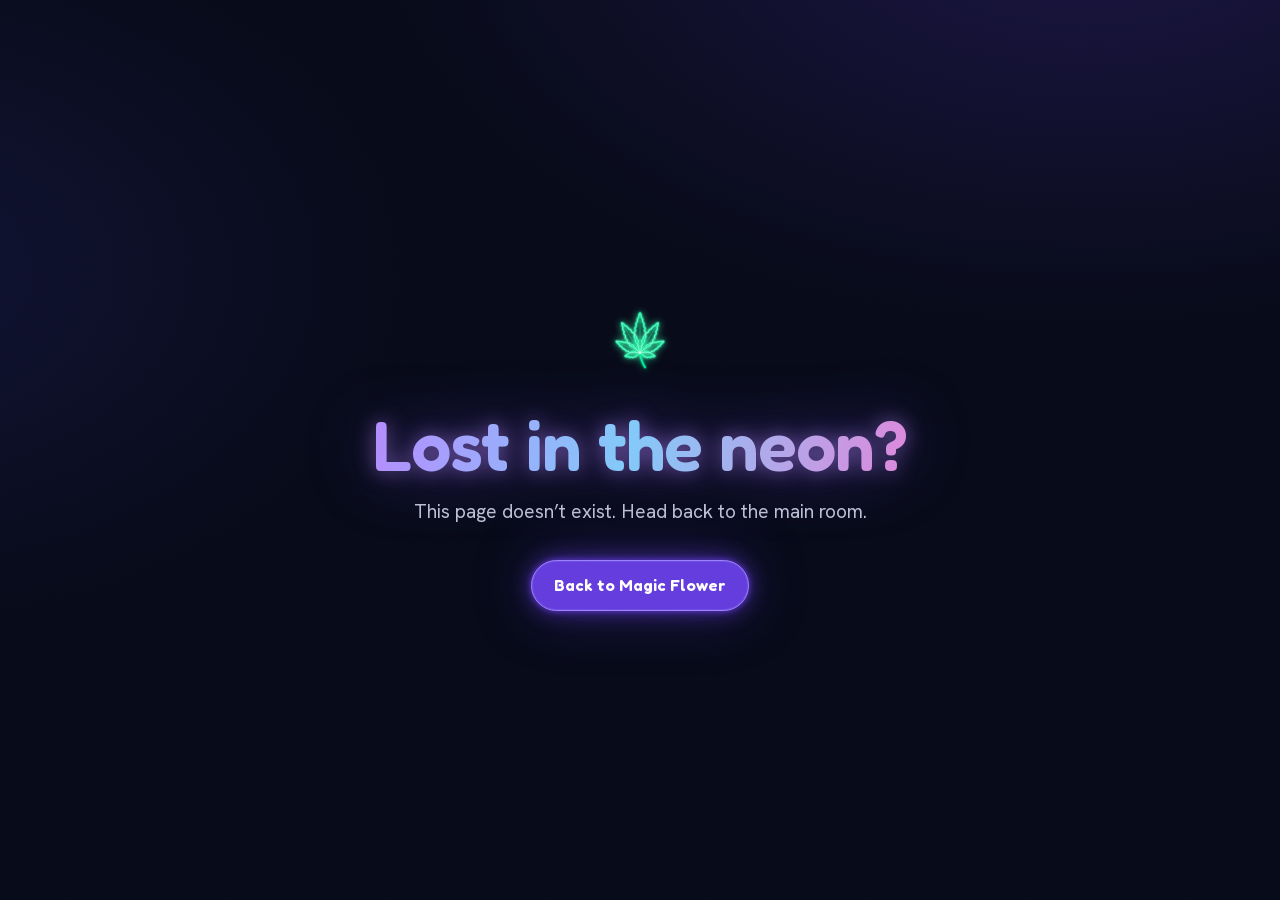
<file: 404/index.html>
<!DOCTYPE html><html lang="en" class="t0kr7W_variable Pukg9a_variable _8aCJIG_variable RY3kyG_variable _1l99-q_variable kPwpCq_variable"><head><meta charSet="utf-8"/><meta name="viewport" content="width=device-width, initial-scale=1"/><link rel="stylesheet" href="/_next/static/chunks/0il991kbuue2v.css" data-precedence="next"/><link rel="preload" as="script" fetchPriority="low" href="/_next/static/chunks/19wg2q9r2_sev.js"/><script src="/_next/static/chunks/1c0mhc5ebbn3y.js" async=""></script><script src="/_next/static/chunks/01s_f_3qlcqtb.js" async=""></script><script src="/_next/static/chunks/turbopack-3-ry682tkyiqk.js" async=""></script><script src="/_next/static/chunks/0umf92h1sb77c.js" async=""></script><meta name="robots" content="noindex"/><title>Lost in the neon? · Magic Flower Ao Nang</title><link rel="manifest" href="/manifest.webmanifest"/><meta name="robots" content="noindex, nofollow"/><link rel="icon" href="/icon.svg?icon.2z9hjhtkv5s27.svg" sizes="any" type="image/svg+xml"/><meta name="next-size-adjust" content=""/><script>(function(){var d=document.documentElement;d.classList.add('js');
if(!window.matchMedia('(prefers-reduced-motion: reduce)').matches)d.classList.add('motion-ok');
try{var t=Number(localStorage.getItem('mf-age-ok'));if(t&&Date.now()-t<2592e6)d.dataset.ageOk='1'}catch(e){}})();</script><script src="/_next/static/chunks/0cz1d0mv5g_q7.js" noModule=""></script></head><body><div hidden=""><!--$--><!--/$--></div><svg width="0" height="0" aria-hidden="true" focusable="false" style="position:absolute;overflow:hidden"><defs><filter id="leaf-glow" x="-50%" y="-50%" width="200%" height="200%"><feGaussianBlur stdDeviation="3" result="b1"></feGaussianBlur><feGaussianBlur stdDeviation="9" result="b2"></feGaussianBlur><feMerge><feMergeNode in="b2"></feMergeNode><feMergeNode in="b1"></feMergeNode><feMergeNode in="SourceGraphic"></feMergeNode></feMerge></filter><symbol id="leaf-mark" viewBox="-120 -120 240 240"><g transform="translate(0 40)" filter="url(#leaf-glow)" fill="none" stroke-linejoin="round" stroke-linecap="round"><g stroke="#07EA99" stroke-width="4.5"><path d="M0,0 L0.8,-6.9 L2.1,-11.1 L5.3,-18.1 L6.8,-22.2 L11.9,-29.2 L11.5,-33.3 L14.9,-40.3 L12,-44.4 L14.7,-51.4 L11.2,-55.6 L13,-62.5 L9.3,-66.7 L10.1,-73.6 L6.6,-77.8 L6.3,-84.7 L3.4,-88.9 L2.2,-95.8 L0,-100 L-2.2,-95.8 L-3.4,-88.9 L-6.3,-84.7 L-6.6,-77.8 L-10.1,-73.6 L-9.3,-66.7 L-13,-62.5 L-11.2,-55.6 L-14.7,-51.4 L-12,-44.4 L-14.9,-40.3 L-11.5,-33.3 L-11.9,-29.2 L-6.8,-22.2 L-5.3,-18.1 L-2.1,-11.1 L-0.8,-6.9 Z" transform="rotate(0)"></path><path d="M0,0 L0.9,-6.9 L2.3,-11 L5.8,-17.9 L7.3,-22 L12.6,-28.9 L10.7,-33 L13.5,-39.9 L10.6,-44 L12.5,-50.9 L9.1,-55 L10,-61.9 L6.6,-66 L6.4,-72.9 L3.5,-77 L2.2,-83.9 L0,-88 L-2.2,-83.9 L-3.5,-77 L-6.4,-72.9 L-6.6,-66 L-10,-61.9 L-9.1,-55 L-12.5,-50.9 L-10.6,-44 L-13.5,-39.9 L-10.7,-33 L-12.6,-28.9 L-7.3,-22 L-5.8,-17.9 L-2.3,-11 L-0.9,-6.9 Z" transform="rotate(31)"></path><path d="M0,0 L0.9,-6.9 L2.3,-11 L5.8,-17.9 L7.3,-22 L12.6,-28.9 L10.7,-33 L13.5,-39.9 L10.6,-44 L12.5,-50.9 L9.1,-55 L10,-61.9 L6.6,-66 L6.4,-72.9 L3.5,-77 L2.2,-83.9 L0,-88 L-2.2,-83.9 L-3.5,-77 L-6.4,-72.9 L-6.6,-66 L-10,-61.9 L-9.1,-55 L-12.5,-50.9 L-10.6,-44 L-13.5,-39.9 L-10.7,-33 L-12.6,-28.9 L-7.3,-22 L-5.8,-17.9 L-2.3,-11 L-0.9,-6.9 Z" transform="rotate(-31)"></path><path d="M0,0 L0.9,-5.9 L2.4,-9.4 L5.9,-15.3 L7.3,-18.9 L10.7,-24.7 L8.8,-28.3 L10.8,-34.2 L8.1,-37.7 L9,-43.6 L6,-47.1 L5.9,-53 L3.2,-56.6 L2,-62.5 L0,-66 L-2,-62.5 L-3.2,-56.6 L-5.9,-53 L-6,-47.1 L-9,-43.6 L-8.1,-37.7 L-10.8,-34.2 L-8.8,-28.3 L-10.7,-24.7 L-7.3,-18.9 L-5.9,-15.3 L-2.4,-9.4 L-0.9,-5.9 Z" transform="rotate(64)"></path><path d="M0,0 L0.9,-5.9 L2.4,-9.4 L5.9,-15.3 L7.3,-18.9 L10.7,-24.7 L8.8,-28.3 L10.8,-34.2 L8.1,-37.7 L9,-43.6 L6,-47.1 L5.9,-53 L3.2,-56.6 L2,-62.5 L0,-66 L-2,-62.5 L-3.2,-56.6 L-5.9,-53 L-6,-47.1 L-9,-43.6 L-8.1,-37.7 L-10.8,-34.2 L-8.8,-28.3 L-10.7,-24.7 L-7.3,-18.9 L-5.9,-15.3 L-2.4,-9.4 L-0.9,-5.9 Z" transform="rotate(-64)"></path><path d="M0,0 L1.1,-4.7 L2.9,-7.6 L6.6,-12.3 L6,-15.2 L7.3,-19.9 L5.3,-22.8 L5.4,-27.5 L3,-30.4 L1.9,-35.1 L0,-38 L-1.9,-35.1 L-3,-30.4 L-5.4,-27.5 L-5.3,-22.8 L-7.3,-19.9 L-6,-15.2 L-6.6,-12.3 L-2.9,-7.6 L-1.1,-4.7 Z" transform="rotate(102)"></path><path d="M0,0 L1.1,-4.7 L2.9,-7.6 L6.6,-12.3 L6,-15.2 L7.3,-19.9 L5.3,-22.8 L5.4,-27.5 L3,-30.4 L1.9,-35.1 L0,-38 L-1.9,-35.1 L-3,-30.4 L-5.4,-27.5 L-5.3,-22.8 L-7.3,-19.9 L-6,-15.2 L-6.6,-12.3 L-2.9,-7.6 L-1.1,-4.7 Z" transform="rotate(-102)"></path><path d="M0,0 C 2,14 6,26 13,36"></path></g><g stroke="#07EA99" stroke-width="1.6" opacity="0.55"><path d="M0,-4 L0,-82" transform="rotate(0)"></path><path d="M0,-4 L0,-72.2" transform="rotate(31)"></path><path d="M0,-4 L0,-72.2" transform="rotate(-31)"></path><path d="M0,-4 L0,-54.1" transform="rotate(64)"></path><path d="M0,-4 L0,-54.1" transform="rotate(-64)"></path><path d="M0,-4 L0,-31.2" transform="rotate(102)"></path><path d="M0,-4 L0,-31.2" transform="rotate(-102)"></path></g><g stroke="#E9FFF6" stroke-width="1.2" opacity="0.85"><path d="M0,0 L0.8,-6.9 L2.1,-11.1 L5.3,-18.1 L6.8,-22.2 L11.9,-29.2 L11.5,-33.3 L14.9,-40.3 L12,-44.4 L14.7,-51.4 L11.2,-55.6 L13,-62.5 L9.3,-66.7 L10.1,-73.6 L6.6,-77.8 L6.3,-84.7 L3.4,-88.9 L2.2,-95.8 L0,-100 L-2.2,-95.8 L-3.4,-88.9 L-6.3,-84.7 L-6.6,-77.8 L-10.1,-73.6 L-9.3,-66.7 L-13,-62.5 L-11.2,-55.6 L-14.7,-51.4 L-12,-44.4 L-14.9,-40.3 L-11.5,-33.3 L-11.9,-29.2 L-6.8,-22.2 L-5.3,-18.1 L-2.1,-11.1 L-0.8,-6.9 Z" transform="rotate(0)"></path><path d="M0,0 L0.9,-6.9 L2.3,-11 L5.8,-17.9 L7.3,-22 L12.6,-28.9 L10.7,-33 L13.5,-39.9 L10.6,-44 L12.5,-50.9 L9.1,-55 L10,-61.9 L6.6,-66 L6.4,-72.9 L3.5,-77 L2.2,-83.9 L0,-88 L-2.2,-83.9 L-3.5,-77 L-6.4,-72.9 L-6.6,-66 L-10,-61.9 L-9.1,-55 L-12.5,-50.9 L-10.6,-44 L-13.5,-39.9 L-10.7,-33 L-12.6,-28.9 L-7.3,-22 L-5.8,-17.9 L-2.3,-11 L-0.9,-6.9 Z" transform="rotate(31)"></path><path d="M0,0 L0.9,-6.9 L2.3,-11 L5.8,-17.9 L7.3,-22 L12.6,-28.9 L10.7,-33 L13.5,-39.9 L10.6,-44 L12.5,-50.9 L9.1,-55 L10,-61.9 L6.6,-66 L6.4,-72.9 L3.5,-77 L2.2,-83.9 L0,-88 L-2.2,-83.9 L-3.5,-77 L-6.4,-72.9 L-6.6,-66 L-10,-61.9 L-9.1,-55 L-12.5,-50.9 L-10.6,-44 L-13.5,-39.9 L-10.7,-33 L-12.6,-28.9 L-7.3,-22 L-5.8,-17.9 L-2.3,-11 L-0.9,-6.9 Z" transform="rotate(-31)"></path><path d="M0,0 L0.9,-5.9 L2.4,-9.4 L5.9,-15.3 L7.3,-18.9 L10.7,-24.7 L8.8,-28.3 L10.8,-34.2 L8.1,-37.7 L9,-43.6 L6,-47.1 L5.9,-53 L3.2,-56.6 L2,-62.5 L0,-66 L-2,-62.5 L-3.2,-56.6 L-5.9,-53 L-6,-47.1 L-9,-43.6 L-8.1,-37.7 L-10.8,-34.2 L-8.8,-28.3 L-10.7,-24.7 L-7.3,-18.9 L-5.9,-15.3 L-2.4,-9.4 L-0.9,-5.9 Z" transform="rotate(64)"></path><path d="M0,0 L0.9,-5.9 L2.4,-9.4 L5.9,-15.3 L7.3,-18.9 L10.7,-24.7 L8.8,-28.3 L10.8,-34.2 L8.1,-37.7 L9,-43.6 L6,-47.1 L5.9,-53 L3.2,-56.6 L2,-62.5 L0,-66 L-2,-62.5 L-3.2,-56.6 L-5.9,-53 L-6,-47.1 L-9,-43.6 L-8.1,-37.7 L-10.8,-34.2 L-8.8,-28.3 L-10.7,-24.7 L-7.3,-18.9 L-5.9,-15.3 L-2.4,-9.4 L-0.9,-5.9 Z" transform="rotate(-64)"></path><path d="M0,0 L1.1,-4.7 L2.9,-7.6 L6.6,-12.3 L6,-15.2 L7.3,-19.9 L5.3,-22.8 L5.4,-27.5 L3,-30.4 L1.9,-35.1 L0,-38 L-1.9,-35.1 L-3,-30.4 L-5.4,-27.5 L-5.3,-22.8 L-7.3,-19.9 L-6,-15.2 L-6.6,-12.3 L-2.9,-7.6 L-1.1,-4.7 Z" transform="rotate(102)"></path><path d="M0,0 L1.1,-4.7 L2.9,-7.6 L6.6,-12.3 L6,-15.2 L7.3,-19.9 L5.3,-22.8 L5.4,-27.5 L3,-30.4 L1.9,-35.1 L0,-38 L-1.9,-35.1 L-3,-30.4 L-5.4,-27.5 L-5.3,-22.8 L-7.3,-19.9 L-6,-15.2 L-6.6,-12.3 L-2.9,-7.6 L-1.1,-4.7 Z" transform="rotate(-102)"></path></g></g></symbol></defs></svg><main class="not-found container"><svg width="96" height="96" style="width:96px;height:96px;flex-shrink:0" class="flicker-on" aria-hidden="true"><use href="#leaf-mark" width="100%" height="100%"></use></svg><h1 class="h-display mt-6"><span class="sign-text">Lost in the neon?</span></h1><p class="lede mt-4">This page doesn’t exist. Head back to the main room.</p><a class="btn btn-primary mt-8" href="/">Back to Magic Flower</a></main><script id="_R_">(globalThis["TURBOPACK"] || (globalThis["TURBOPACK"] = [])).push({"otherChunks":["static/chunks/19wg2q9r2_sev.js","static/chunks/1c0mhc5ebbn3y.js","static/chunks/01s_f_3qlcqtb.js"],"runtimeModuleIds":[94553]});</script><script src="/_next/static/chunks/19wg2q9r2_sev.js" async=""></script><script>(self.__next_f=self.__next_f||[]).push([0])</script><script>self.__next_f.push([1,"1:\"$Sreact.fragment\"\nd:I[68027,[],\"default\",1]\n:HL[\"/_next/static/chunks/0il991kbuue2v.css\",\"style\"]\n9:X\na:[[\"children\",{\"s\":\"__PAGE__\",\"h\":512,\"d\":{\"r\":\"$Lb\",\"p\":false,\"v\":null}}]]\n7:[[\"children\",{\"s\":\"/_not-found\",\"h\":512,\"d\":{\"r\":\"$L8\",\"p\":false,\"v\":\"$9\"},\"c\":\"$Qa\"}]]\n0:{\"P\":null,\"c\":[\"\",\"_not-found\",\"\"],\"q\":\"\",\"i\":false,\"t\":{\"t\":{\"s\":\"\",\"h\":528,\"d\":{\"r\":[\"$\",\"$1\",\"c\",{\"children\":[[[\"$\",\"link\",\"0\",{\"rel\":\"stylesheet\",\"href\":\"/_next/static/chunks/0il991kbuue2v.css\",\"precedence\":\"next\",\"crossOrigin\":\"$undefined\",\"nonce\":\"$undefined\"}],[\"$\",\"script\",\"script-0\",{\"src\":\"/_next/static/chunks/0umf92h1sb77c.js\",\"async\":true,\"nonce\":\"$undefined\"}]],[\"$\",\"html\",null,{\"lang\":\"en\",\"className\":\"t0kr7W_variable Pukg9a_variable _8aCJIG_variable RY3kyG_variable _1l99-q_variable kPwpCq_variable\",\"suppressHydrationWarning\":true,\"children\":[[\"$\",\"head\",null,{\"children\":[\"$\",\"script\",null,{\"dangerouslySetInnerHTML\":{\"__html\":\"(function(){var d=document.documentElement;d.classList.add('js');\\nif(!window.matchMedia('(prefers-reduced-motion: reduce)').matches)d.classList.add('motion-ok');\\ntry{var t=Number(localStorage.getItem('mf-age-ok'));if(t\u0026\u0026Date.now()-t\u003c2592e6)d.dataset.ageOk='1'}catch(e){}})();\"}}]}],[\"$\",\"body\",null,{\"children\":[[\"$\",\"svg\",null,{\"width\":\"0\",\"height\":\"0\",\"aria-hidden\":\"true\",\"focusable\":\"false\",\"style\":{\"position\":\"absolute\",\"overflow\":\"hidden\"},\"children\":[\"$\",\"defs\",null,{\"children\":[[\"$\",\"filter\",null,{\"id\":\"leaf-glow\",\"x\":\"-50%\",\"y\":\"-50%\",\"width\":\"200%\",\"height\":\"200%\",\"children\":[[\"$\",\"feGaussianBlur\",null,{\"stdDeviation\":\"3\",\"result\":\"b1\"}],[\"$\",\"feGaussianBlur\",null,{\"stdDeviation\":\"9\",\"result\":\"b2\"}],[\"$\",\"feMerge\",null,{\"children\":[[\"$\",\"feMergeNode\",null,{\"in\":\"b2\"}],[\"$\",\"feMergeNode\",null,{\"in\":\"b1\"}],[\"$\",\"feMergeNode\",null,{\"in\":\"SourceGraphic\"}]]}]]}],[\"$\",\"symbol\",null,{\"id\":\"leaf-mark\",\"viewBox\":\"-120 -120 240 240\",\"children\":[\"$\",\"g\",null,{\"transform\":\"translate(0 40)\",\"filter\":\"url(#leaf-glow)\",\"fill\":\"none\",\"strokeLinejoin\":\"round\",\"strokeLinecap\":\"round\",\"children\":[[\"$\",\"g\",null,{\"stroke\":\"#07EA99\",\"strokeWidth\":\"4.5\",\"children\":[[[\"$\",\"path\",\"trotate(0)\",{\"d\":\"M0,0 L0.8,-6.9 L2.1,-11.1 L5.3,-18.1 L6.8,-22.2 L11.9,-29.2 L11.5,-33.3 L14.9,-40.3 L12,-44.4 L14.7,-51.4 L11.2,-55.6 L13,-62.5 L9.3,-66.7 L10.1,-73.6 L6.6,-77.8 L6.3,-84.7 L3.4,-88.9 L2.2,-95.8 L0,-100 L-2.2,-95.8 L-3.4,-88.9 L-6.3,-84.7 L-6.6,-77.8 L-10.1,-73.6 L-9.3,-66.7 L-13,-62.5 L-11.2,-55.6 L-14.7,-51.4 L-12,-44.4 L-14.9,-40.3 L-11.5,-33.3 L-11.9,-29.2 L-6.8,-22.2 L-5.3,-18.1 L-2.1,-11.1 L-0.8,-6.9 Z\",\"transform\":\"rotate(0)\"}],[\"$\",\"path\",\"trotate(31)\",{\"d\":\"M0,0 L0.9,-6.9 L2.3,-11 L5.8,-17.9 L7.3,-22 L12.6,-28.9 L10.7,-33 L13.5,-39.9 L10.6,-44 L12.5,-50.9 L9.1,-55 L10,-61.9 L6.6,-66 L6.4,-72.9 L3.5,-77 L2.2,-83.9 L0,-88 L-2.2,-83.9 L-3.5,-77 L-6.4,-72.9 L-6.6,-66 L-10,-61.9 L-9.1,-55 L-12.5,-50.9 L-10.6,-44 L-13.5,-39.9 L-10.7,-33 L-12.6,-28.9 L-7.3,-22 L-5.8,-17.9 L-2.3,-11 L-0.9,-6.9 Z\",\"transform\":\"rotate(31)\"}],[\"$\",\"path\",\"trotate(-31)\",{\"d\":\"M0,0 L0.9,-6.9 L2.3,-11 L5.8,-17.9 L7.3,-22 L12.6,-28.9 L10.7,-33 L13.5,-39.9 L10.6,-44 L12.5,-50.9 L9.1,-55 L10,-61.9 L6.6,-66 L6.4,-72.9 L3.5,-77 L2.2,-83.9 L0,-88 L-2.2,-83.9 L-3.5,-77 L-6.4,-72.9 L-6.6,-66 L-10,-61.9 L-9.1,-55 L-12.5,-50.9 L-10.6,-44 L-13.5,-39.9 L-10.7,-33 L-12.6,-28.9 L-7.3,-22 L-5.8,-17.9 L-2.3,-11 L-0.9,-6.9 Z\",\"transform\":\"rotate(-31)\"}],[\"$\",\"path\",\"trotate(64)\",{\"d\":\"M0,0 L0.9,-5.9 L2.4,-9.4 L5.9,-15.3 L7.3,-18.9 L10.7,-24.7 L8.8,-28.3 L10.8,-34.2 L8.1,-37.7 L9,-43.6 L6,-47.1 L5.9,-53 L3.2,-56.6 L2,-62.5 L0,-66 L-2,-62.5 L-3.2,-56.6 L-5.9,-53 L-6,-47.1 L-9,-43.6 L-8.1,-37.7 L-10.8,-34.2 L-8.8,-28.3 L-10.7,-24.7 L-7.3,-18.9 L-5.9,-15.3 L-2.4,-9.4 L-0.9,-5.9 Z\",\"transform\":\"rotate(64)\"}],[\"$\",\"path\",\"trotate(-64)\",{\"d\":\"M0,0 L0.9,-5.9 L2.4,-9.4 L5.9,-15.3 L7.3,-18.9 L10.7,-24.7 L8.8,-28.3 L10.8,-34.2 L8.1,-37.7 L9,-43.6 L6,-47.1 L5.9,-53 L3.2,-56.6 L2,-62.5 L0,-66 L-2,-62.5 L-3.2,-56.6 L-5.9,-53 L-6,-47.1 L-9,-43.6 L-8.1,-37.7 L-10.8,-34.2 L-8.8,-28.3 L-10.7,-24.7 L-7.3,-18.9 L-5.9,-15.3 L-2.4,-9.4 L-0.9,-5.9 Z\",\"transform\":\"rotate(-64)\"}],[\"$\",\"path\",\"trotate(102)\",{\"d\":\"M0,0 L1.1,-4.7 L2.9,-7.6 L6.6,-12.3 L6,-15.2 L7.3,-19.9 L5.3,-22.8 L5.4,-27.5 L3,-30.4 L1.9,-35.1 L0,-38 L-1.9,-35.1 L-3,-30.4 L-5.4,-27.5 L-5.3,-22.8 L-7.3,-19.9 L-6,-15.2 L-6.6,-12.3 L-2.9,-7.6 L-1.1,-4.7 Z\",\"transform\":\"rotate(102)\"}],\"$L2\"],\"$L3\"]}],\"$L4\",\"$L5\"]}]}]]}]}],\"$L6\"]}]]}]]}],\"p\":false,\"v\":null},\"c\":\"$Q7\"},\"h\":{\"r\":\"$Lc\",\"p\":false,\"v\":null}},\"m\":\"$undefined\",\"G\":[\"$d\",[]],\"S\":true,\"r\":\"$undefined\",\"s\":\"$undefined\",\"a\":\"$undefined\",\"l\":\"$undefined\",\"p\":\"$undefined\",\"d\":\"$undefined\",\"b\":\"EO86tYsI7T-o7CuITEutP\"}\ne:\"/_next/static/chunks/0umf92h1sb77c.js\"\nf:I[39756,[\"$e\"],\"default\"]\n10:I[37457,[\"$e\"],\"default\"]\n11:I[97367,[\"$e\"],\"OutletBoundary\"]\n12:\"$Sreact.suspense\"\n14:\"ViewportBoundary\"\n15:I[97367,[\"$e\"],\"$14\"]\n17:\"MetadataBoundary\"\n18:I[97367,[\"$e\"],\"$17\"]\n2:[\"$\",\"path\",\"trotate(-102)\",{\"d\":\"M0,0 L1.1,-4.7 L2.9,-7.6 L6.6,-12.3 L6,-15.2 L7.3,-19.9 L5.3,-22.8 L5.4,-27.5 L3,-30.4 L1.9,-35.1 L0,-38 L-1.9,-35.1 L-3,-30.4 L-5.4,-27.5 L-5.3,-22.8 L-7.3,-19.9 L-6,-15.2 L-6.6,-12.3 L-2.9,-7.6 L-1.1,-4.7 Z\",\"transform\":\"rotate(-102)\"}]\n3:[\"$\",\"path\",null,{\"d\":\"M0,0 C 2,14 6,26 13,36\"}]\n4:[\"$\",\"g\",null,{\"stroke\":\"#07EA99\",\"strokeWidth\":\"1.6\",\"opacity\":\"0.55\",\"children\":[[\"$\",\"path\",\"rrotate(0)\",{\"d\":\"M0,-4 L0,-82\",\"transform\":\"rotate(0)\"}],[\"$\",\"path\",\"rrotate(31)\",{\"d\":\"M0,-4 L0,-72.2\",\"transform\":\"rotate(31)\"}],[\"$\",\"path\",\"rrotate(-31)\",{\"d\":\"M0,-4 L0,-72.2\",\"transform\":\"rotate(-31)\"}],[\"$\",\"path\",\"rrotate(64)\",{\"d\":\"M0,-4 L0,-54.1\",\"transform\":\"rotate(64)\"}],[\"$\",\"path\",\"rrotate(-64)\",{\"d\":\"M0,-4 L0,-54.1\",\"transform\":\"rotate(-64)\"}],[\"$\",\"path\",\"rrotate(102)\",{\"d\":\"M0,-4 L0,-31.2\",\"transform\":\"rotate(102)\"}],[\"$\",\"path\",\"rrotate(-102)\",{\"d\":\"M0,-4 L0,-31.2\",\"transform\":\"rotate(-102)\"}]]}]\n5:[\"$\",\"g\",null,{\"stroke\":\"#E9FFF6\",\"strokeWidth\":\"1.2\",\"opacity\":\"0.85\",\"children\":[[\"$\",\"path\",\"crotate(0)\",{\"d\":\"M0,0 L0.8,-6.9 L2.1,-11.1 L5.3,-18.1 L6.8,-22.2 L11.9,-29.2 L11.5,-33.3 L14.9,-40.3 L12,-44.4 L14.7,-51.4 L11.2,-55.6 L13,-62.5 L9.3,-66.7 L10.1,-73.6 L6.6,-77.8 L6.3,-84.7 L3.4,-88.9 L2.2,-95.8 L0,-100 L-2.2,-95.8 L-3.4,-88.9 L-6.3,-84.7 L-6.6,-77.8 L-10.1,-73.6 L-9.3,-66.7 L-13,-62.5 L-11.2,-55.6 L-14.7,-51.4 L-12,-44.4 L-14.9,-40.3 L-11.5,-33.3 L-11.9,-29.2 L-6.8,-22.2 L-5.3,-18.1 L-2.1,-11.1 L-0.8,-6.9 Z\",\"transform\":\"rotate(0)\"}],[\"$\",\"path\",\"crotate(31)\",{\"d\":\"M0,0 L0.9,-6.9 L2.3,-11 L5.8,-17.9 L7.3,-22 L12.6,-28.9 L10.7,-33 L13.5,-39.9 L10.6,-44 L12.5,-50.9 L9.1,-55 L10,-61.9 L6.6,-66 L6.4,-72.9 L3.5,-77 L2.2,-83.9 L0,-88 L-2.2,-83.9 L-3.5,-77 L-6.4,-72.9 L-6.6,-66 L-10,-61.9 L-9.1,-55 L-12.5,-50.9 L-10.6,-44 L-13.5,-39.9 L-10.7,-33 L-12.6,-28.9 L-7.3,-22 L-5.8,-17.9 L-2.3,-11 L-0.9,-6.9 Z\",\"transform\":\"rotate(31)\"}],[\"$\",\"path\",\"crotate(-31)\",{\"d\":\"M0,0 L0.9,-6.9 L2.3,-11 L5.8,-17.9 L7.3,-22 L12.6,-28.9 L10.7,-33 L13.5,-39.9 L10.6,-44 L12.5,-50.9 L9.1,-55 L10,-61.9 L6.6,-66 L6.4,-72.9 L3.5,-77 L2.2,-83.9 L0,-88 L-2.2,-83.9 L-3.5,-77 L-6.4,-72.9 L-6.6,-66 L-10,-61.9 L-9.1,-55 L-12.5,-50.9 L-10.6,-44 L-13.5,-39.9 L-10.7,-33 L-12.6,-28.9 L-7.3,-22 L-5.8,-17.9 L-2.3,-11 L-0.9,-6.9 Z\",\"transform\":\"rotate(-31)\"}],[\"$\",\"path\",\"crotate(64)\",{\"d\":\"M0,0 L0.9,-5.9 L2.4,-9.4 L5.9,-15.3 L7.3,-18.9 L10.7,-24.7 L8.8,-28.3 L10.8,-34.2 L8.1,-37.7 L9,-43.6 L6,-47.1 L5.9,-53 L3.2,-56.6 L2,-62.5 L0,-66 L-2,-62.5 L-3.2,-56.6 L-5.9,-53 L-6,-47.1 L-9,-43.6 L-8.1,-37.7 L-10.8,-34.2 L-8.8,-28.3 L-10.7,-24.7 L-7.3,-18.9 L-5.9,-15.3 L-2.4,-9.4 L-0.9,-5.9 Z\",\"transform\":\"rotate(64)\"}],[\"$\",\"path\",\"crotate(-64)\",{\"d\":\"M0,0 L0.9,-5.9 L2.4,-9.4 L5.9,-15.3 L7.3,-18.9 L10.7,-24.7 L8.8,-28.3 L10.8,-34.2 L8.1,-37.7 L9,-43.6 L6,-47.1 L5.9,-53 L3.2,-56.6 L2,-62.5 L0,-66 L-2,-62.5 L-3.2,-56.6 L-5.9,-53 L-6,-47.1 L-9,-43.6 L-8.1,-37.7 L-10.8,-34.2 L-8.8,-28.3 L-10.7,-24.7 L-7.3,-18.9 L-5.9,-15.3 L-2.4,-9.4 L-0.9,-5.9 Z\",\"transform\":\"rotate(-64)\"}],[\"$\",\"path\",\"crotate(102)\",{\"d\":\"M0,0 L1.1,-4.7 L2.9,-7.6 L6.6,-12.3 L6,-15.2 L7.3,-19.9 L5.3,-22.8 L5.4,-27.5 L3,-30.4 L1.9,-35.1 L0,-38 L-1.9,-35.1 L-3,-30.4 L-5.4,-27.5 L-5.3,-22.8 L-7.3,-19.9 L-6,-15.2 L-6.6,-12.3 L-2.9,-7.6 L-1.1,-4.7 Z\",\"transform\":\"rotate(102)\"}],[\"$\",\"path\",\"crotate(-102)\",{\"d\":\"M0,0 L1.1,-4.7 L2.9,-7.6 L6.6,-12.3 L6,-15.2 L7.3,-19.9 L5.3,-22.8 L5.4,-27.5 L3,-30.4 L1.9,-35.1 L0,-38 L-1.9,-35.1 L-3,-30.4 L-5.4,-27.5 L-5.3,-22.8 L-7.3,-19.9 L-6,-15.2 L-6.6,-12.3 L-2.9,-7.6 L-1.1,-4.7 Z\",\"transform\":\"rotate(-102)\"}]]}]\n6:[\"$\",\"main\",null,{\"className\":\"not-found container\",\"children\":[[\"$\",\"svg\",null,{\"width\":96,\"height\":96,\"style\":{\"width\":96,\"height\":96,\"flexShrink\":0},\"className\":\"flicker-on\",\"role\":\"$undefined\",\"aria-hidden\":true,\"children\":[null,[\"$\",\"use\",null,{\"href\":\"#leaf-mark\",\"width\":\"100%\",\"height\":\"100%\"}]]}],[\"$\",\"h1\",null,{\"className\":\"h-display mt-6\",\"children\":[\"$\",\"span\",null,{\"className\":\"sign-text\",\"children\":\"Lost in the neon?\"}]}],[\"$\",\"p\",null,{\"className\":\"lede mt-4\",\"children\":\"This page doesn’t exist. Head back to the main room.\"}],[\"$\",\"a\",null,{\"className\":\"btn btn-primary mt-8\",\"href\":\"/\",\"children\":\"Back to Magic Flower\"}]]}]\n8:[\"$\",\"$1\",\"c\",{\"children\":[null,[\"$\",\"$Lf\",null,{\"parallelRouterKey\":\"children\",\"error\":\"$undefined\",\"errorStyles\":\"$undefined\",\"errorScripts\":\"$undefined\",\"template\":[\"$\",\"$L10\",null,{}],\"templateStyles\":\"$undefined\",\"templateScripts\":\"$undefined\",\"notFound\":\"$undefined\",\"forbidden\":\"$undefined\",\"unauthorized\":\"$undefined\"}]]}]\nb:[\"$\",\"$1\",\"c\",{\"children\":[null,null,[\"$\",\"$L11\",null,{\"children\":[\"$\",\"$12\",null,{\"name\":\"Next.MetadataOutlet\",\"children\":\"$@13\"}]}]]}]\nc:[\"$\",\"$1\",\"h\",{\"children\":[[\"$\",\"meta\",null,{\"name\":\"robots\",\"content\":\"noindex\"}],[\"$\",\"$L15\",null,{\"children\":\"$L16\"}],[\"$\",\"$L18\",null,{\"children\":[[\"$\",\"div\",null,{\"hidden\":true,\"children\":[\"$\",\"$12\",null,{\"name\":\"Next.Metadata\",\"children\":\"$L19\"}]}],null]}],[\"$\",\"meta\",null,{\"name\":\"next-size-adjust\",\"content\":\"\"}]]}]\n9:C\n16:[[\"$\",\"meta\",\"0\",{\"charSet\":\"utf-8\"}],[\"$\",\"meta\",\"1\",{\"name\":\"viewport\",\"content\":\"width=device-width, initial-scale=1\"}]]\n1a:I[27201,[\"$e\"],\"IconMark\"]\n13:null\n19:[[\"$\",\"title\",\"0\",{\"children\":\"Lost in the neon? · Magic Flower Ao Nang\"}],[\"$\",\"link\",\"1\",{\"rel\":\"manifest\",\"href\":\"/manifest.webmanifest\",\"crossOrigin\":\"$undefined\"}],[\"$\",\"meta\",\"2\",{\"name\":\"robots\",\"content\":\"noindex, nofollow\"}],[\"$\",\"link\",\"3\",{\"rel\":\"icon\",\"href\":\"/icon.svg?icon.2z9hjhtkv5s27.svg\",\"sizes\":\"any\",\"type\":\"image/svg+xml\"}],[\"$\",\"$L1a\",\"4\",{}]]\n"])</script></body></html>
</file>
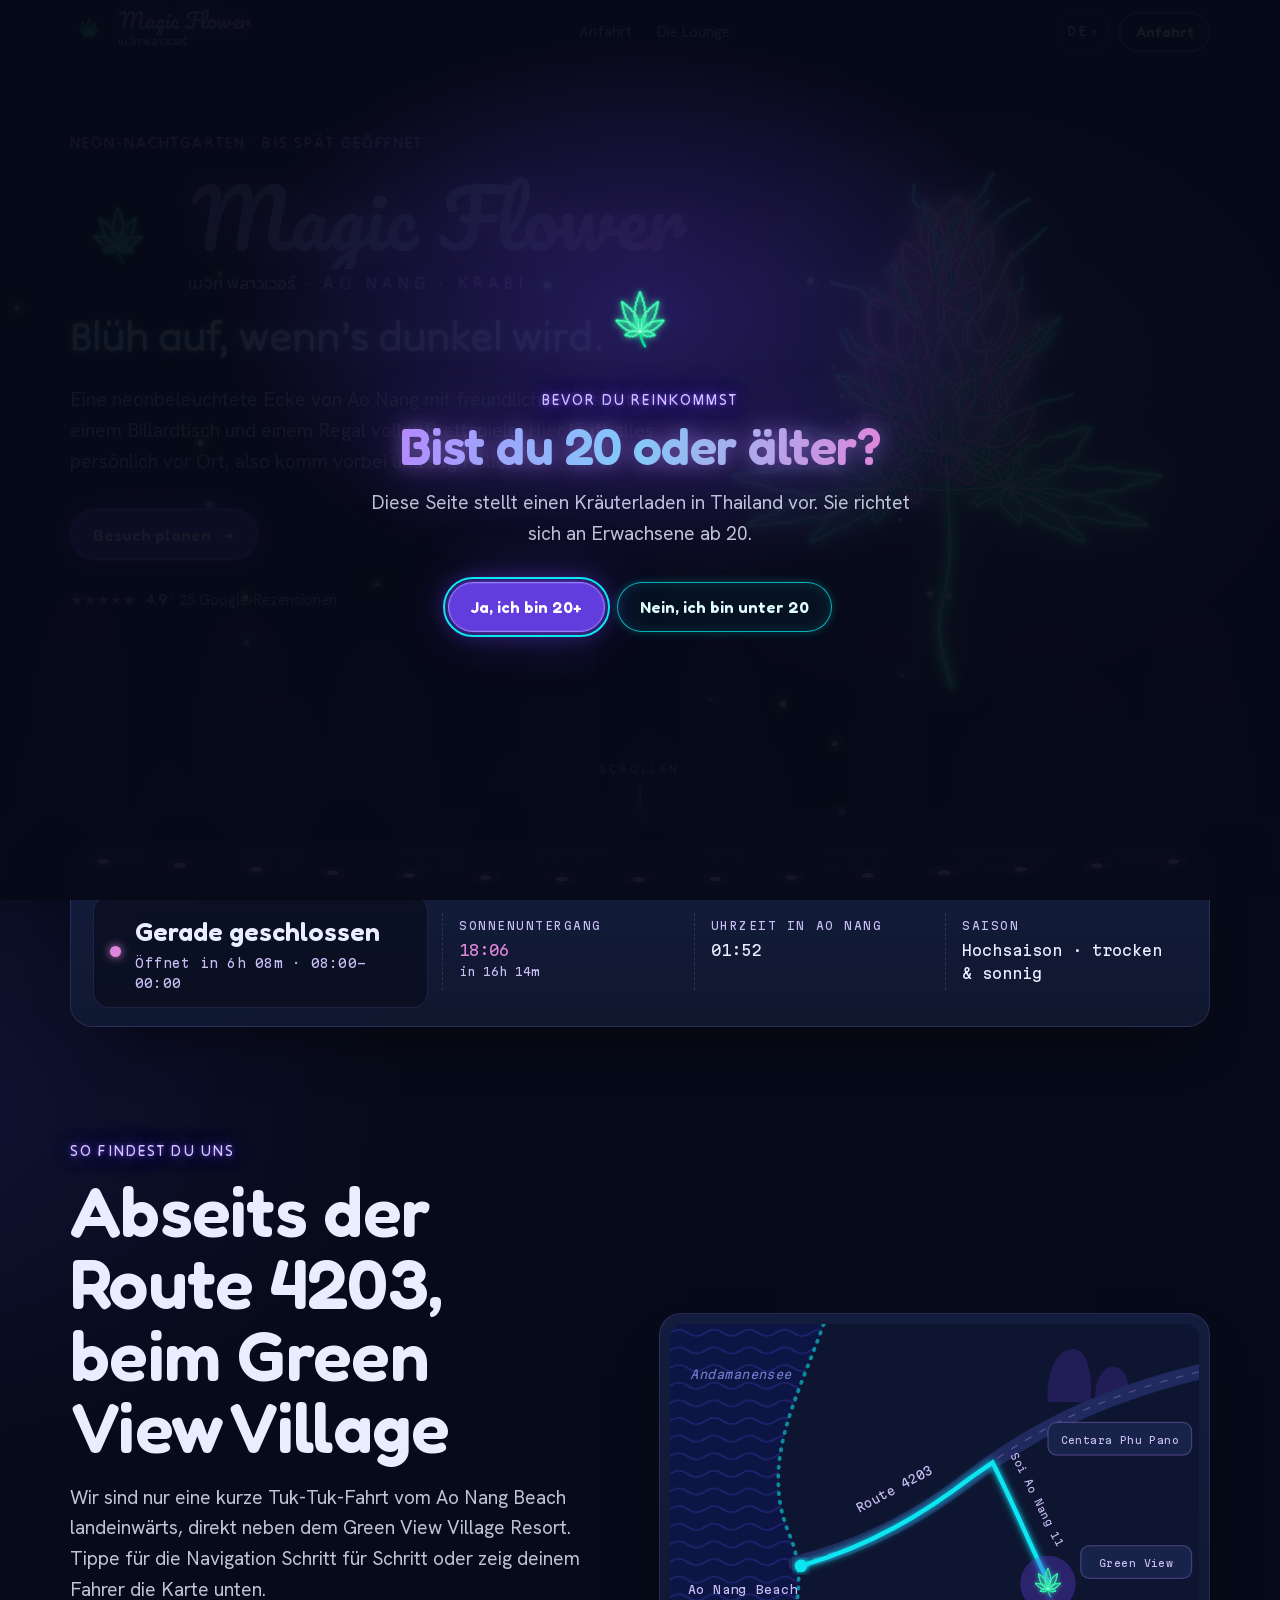
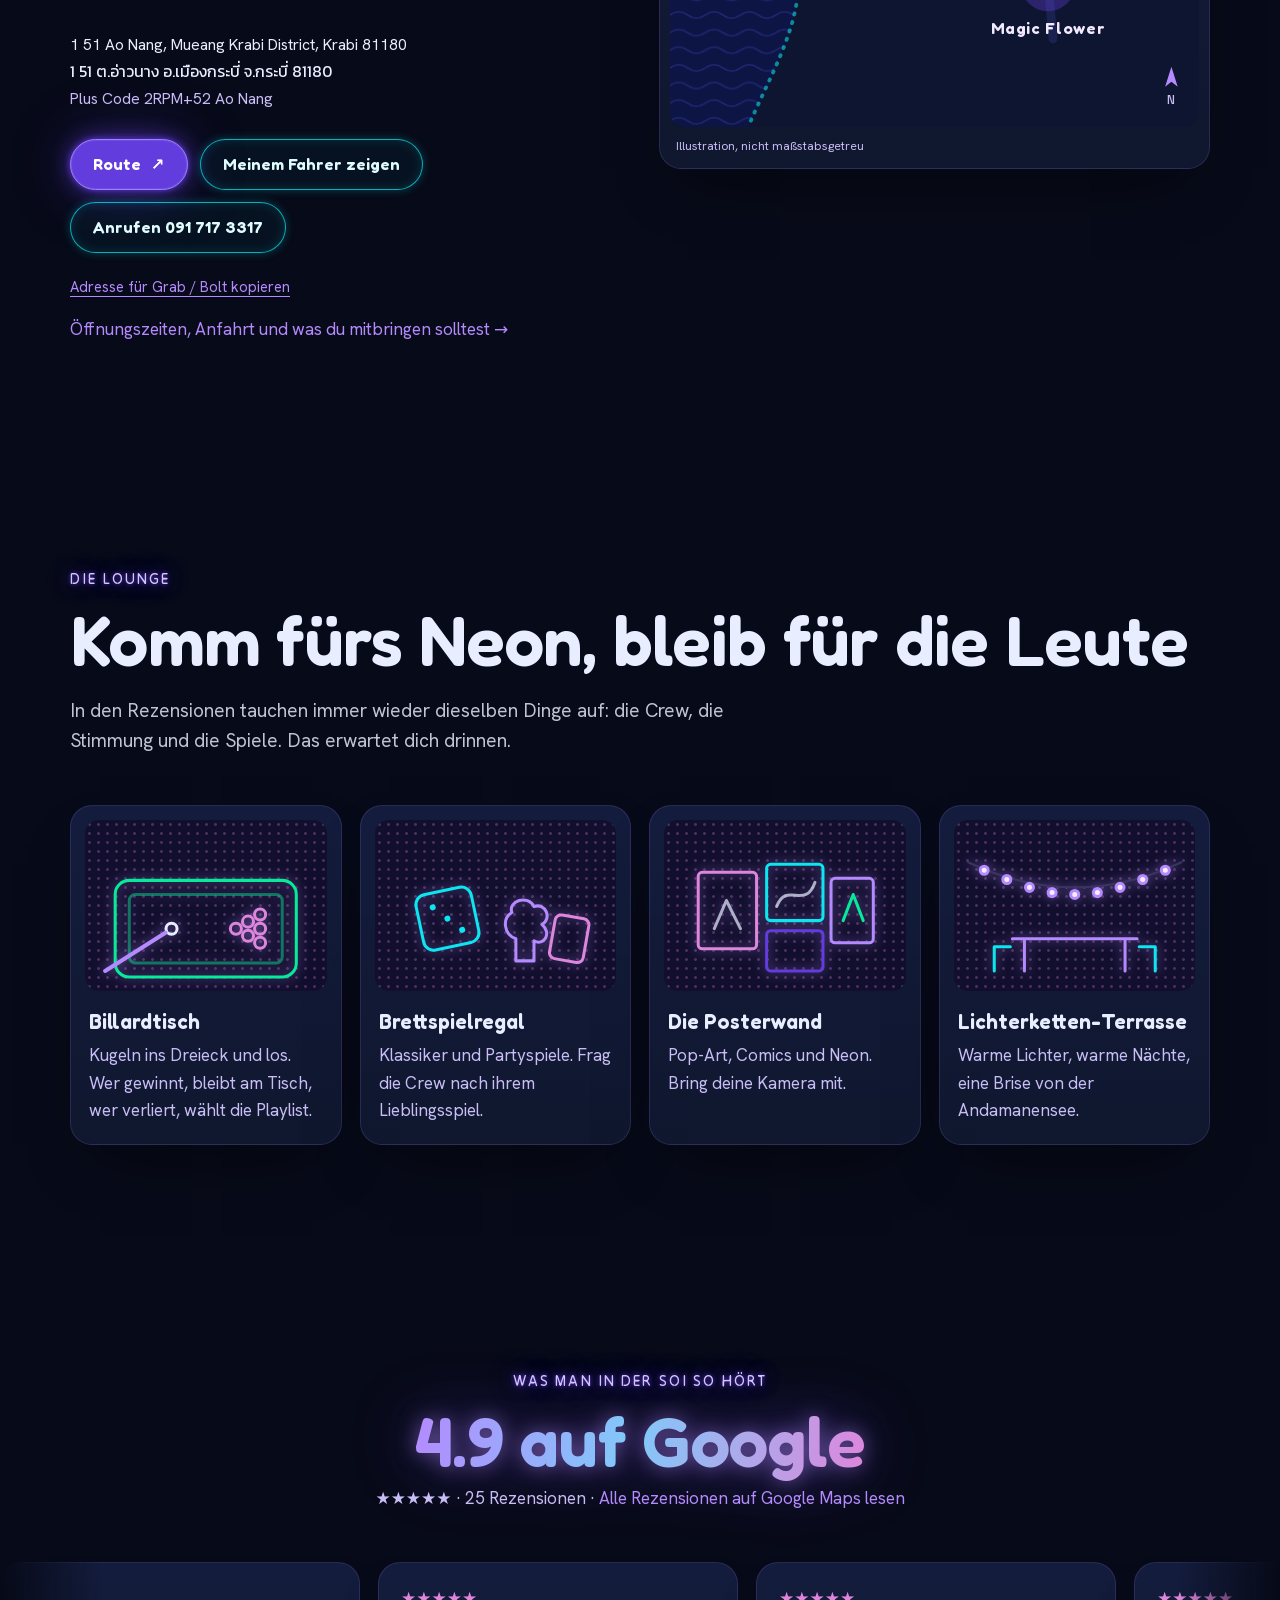
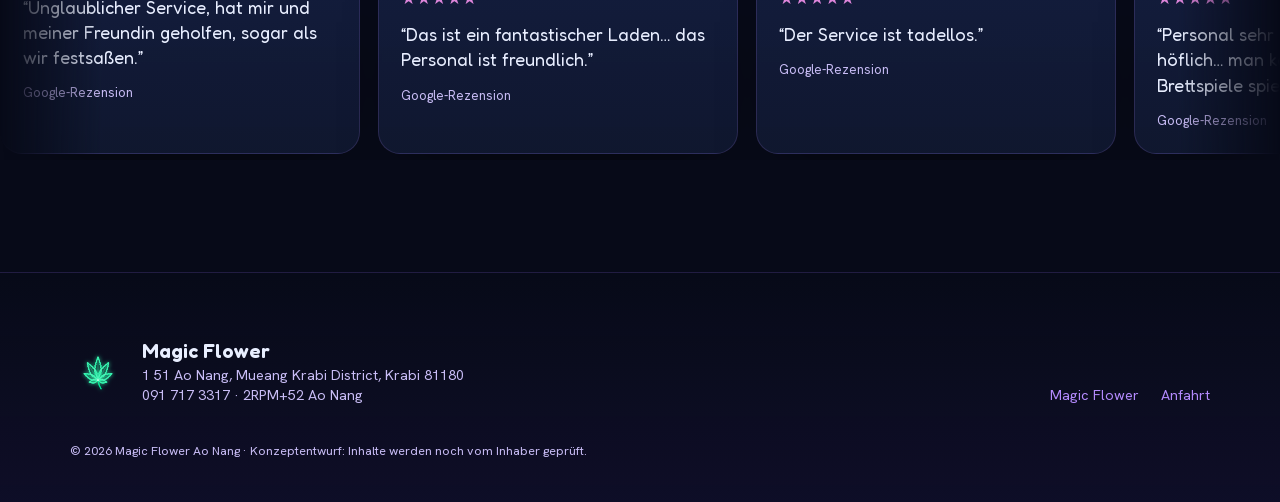
<file: de/index.html>
<!DOCTYPE html><html lang="de" class="t0kr7W_variable Pukg9a_variable _8aCJIG_variable RY3kyG_variable _1l99-q_variable kPwpCq_variable"><head><meta charSet="utf-8"/><meta name="viewport" content="width=device-width, initial-scale=1"/><link rel="preload" href="/_next/static/media/524b092e58b59866-s.p.0dpcdum4paikg.woff2" as="font" crossorigin="" type="font/woff2"/><link rel="preload" href="/_next/static/media/5d52bd6c4cb3f315-s.p.0ez3bnoxb63ra.woff2" as="font" crossorigin="" type="font/woff2"/><link rel="preload" href="/_next/static/media/a624dffa201843ff-s.p.2xocl9mu6olar.woff2" as="font" crossorigin="" type="font/woff2"/><link rel="stylesheet" href="/_next/static/chunks/0il991kbuue2v.css" data-precedence="next"/><link rel="preload" as="script" fetchPriority="low" href="/_next/static/chunks/19wg2q9r2_sev.js"/><script src="/_next/static/chunks/1c0mhc5ebbn3y.js" async=""></script><script src="/_next/static/chunks/01s_f_3qlcqtb.js" async=""></script><script src="/_next/static/chunks/turbopack-3-ry682tkyiqk.js" async=""></script><script src="/_next/static/chunks/0umf92h1sb77c.js" async=""></script><script src="/_next/static/chunks/1rx-scnret2dr.js" async=""></script><script src="/_next/static/chunks/2eat9ag_m4u0t.js" async=""></script><script src="/_next/static/chunks/1uftyivyzfm8-.js" async=""></script><meta name="theme-color" content="#070A18"/><title>Magic Flower Ao Nang · Neon-Nachtgarten in Krabi</title><meta name="description" content="Magic Flower ist ein neonbeleuchteter Kräuterladen und Chill-out-Ort in Ao Nang, Krabi. Billard, Brettspiele und freundliche Gesichter. Plane deinen Besuch und finde uns etwas abseits der Route 4203."/><link rel="manifest" href="/manifest.webmanifest"/><meta name="robots" content="noindex, nofollow"/><link rel="canonical" href="https://magicflower.mediawaterhole.com/de/"/><link rel="alternate" hrefLang="en" href="https://magicflower.mediawaterhole.com/"/><link rel="alternate" hrefLang="th" href="https://magicflower.mediawaterhole.com/th/"/><link rel="alternate" hrefLang="de" href="https://magicflower.mediawaterhole.com/de/"/><link rel="alternate" hrefLang="fr" href="https://magicflower.mediawaterhole.com/fr/"/><link rel="alternate" hrefLang="x-default" href="https://magicflower.mediawaterhole.com/"/><link rel="icon" href="/icon.svg?icon.2z9hjhtkv5s27.svg" sizes="any" type="image/svg+xml"/><meta name="next-size-adjust" content=""/><script>(function(){var d=document.documentElement;d.classList.add('js');
if(!window.matchMedia('(prefers-reduced-motion: reduce)').matches)d.classList.add('motion-ok');
try{var t=Number(localStorage.getItem('mf-age-ok'));if(t&&Date.now()-t<2592e6)d.dataset.ageOk='1'}catch(e){}})();</script><script src="/_next/static/chunks/0cz1d0mv5g_q7.js" noModule=""></script></head><body><div hidden=""><!--$--><!--/$--></div><svg width="0" height="0" aria-hidden="true" focusable="false" style="position:absolute;overflow:hidden"><defs><filter id="leaf-glow" x="-50%" y="-50%" width="200%" height="200%"><feGaussianBlur stdDeviation="3" result="b1"></feGaussianBlur><feGaussianBlur stdDeviation="9" result="b2"></feGaussianBlur><feMerge><feMergeNode in="b2"></feMergeNode><feMergeNode in="b1"></feMergeNode><feMergeNode in="SourceGraphic"></feMergeNode></feMerge></filter><symbol id="leaf-mark" viewBox="-120 -120 240 240"><g transform="translate(0 40)" filter="url(#leaf-glow)" fill="none" stroke-linejoin="round" stroke-linecap="round"><g stroke="#07EA99" stroke-width="4.5"><path d="M0,0 L0.8,-6.9 L2.1,-11.1 L5.3,-18.1 L6.8,-22.2 L11.9,-29.2 L11.5,-33.3 L14.9,-40.3 L12,-44.4 L14.7,-51.4 L11.2,-55.6 L13,-62.5 L9.3,-66.7 L10.1,-73.6 L6.6,-77.8 L6.3,-84.7 L3.4,-88.9 L2.2,-95.8 L0,-100 L-2.2,-95.8 L-3.4,-88.9 L-6.3,-84.7 L-6.6,-77.8 L-10.1,-73.6 L-9.3,-66.7 L-13,-62.5 L-11.2,-55.6 L-14.7,-51.4 L-12,-44.4 L-14.9,-40.3 L-11.5,-33.3 L-11.9,-29.2 L-6.8,-22.2 L-5.3,-18.1 L-2.1,-11.1 L-0.8,-6.9 Z" transform="rotate(0)"></path><path d="M0,0 L0.9,-6.9 L2.3,-11 L5.8,-17.9 L7.3,-22 L12.6,-28.9 L10.7,-33 L13.5,-39.9 L10.6,-44 L12.5,-50.9 L9.1,-55 L10,-61.9 L6.6,-66 L6.4,-72.9 L3.5,-77 L2.2,-83.9 L0,-88 L-2.2,-83.9 L-3.5,-77 L-6.4,-72.9 L-6.6,-66 L-10,-61.9 L-9.1,-55 L-12.5,-50.9 L-10.6,-44 L-13.5,-39.9 L-10.7,-33 L-12.6,-28.9 L-7.3,-22 L-5.8,-17.9 L-2.3,-11 L-0.9,-6.9 Z" transform="rotate(31)"></path><path d="M0,0 L0.9,-6.9 L2.3,-11 L5.8,-17.9 L7.3,-22 L12.6,-28.9 L10.7,-33 L13.5,-39.9 L10.6,-44 L12.5,-50.9 L9.1,-55 L10,-61.9 L6.6,-66 L6.4,-72.9 L3.5,-77 L2.2,-83.9 L0,-88 L-2.2,-83.9 L-3.5,-77 L-6.4,-72.9 L-6.6,-66 L-10,-61.9 L-9.1,-55 L-12.5,-50.9 L-10.6,-44 L-13.5,-39.9 L-10.7,-33 L-12.6,-28.9 L-7.3,-22 L-5.8,-17.9 L-2.3,-11 L-0.9,-6.9 Z" transform="rotate(-31)"></path><path d="M0,0 L0.9,-5.9 L2.4,-9.4 L5.9,-15.3 L7.3,-18.9 L10.7,-24.7 L8.8,-28.3 L10.8,-34.2 L8.1,-37.7 L9,-43.6 L6,-47.1 L5.9,-53 L3.2,-56.6 L2,-62.5 L0,-66 L-2,-62.5 L-3.2,-56.6 L-5.9,-53 L-6,-47.1 L-9,-43.6 L-8.1,-37.7 L-10.8,-34.2 L-8.8,-28.3 L-10.7,-24.7 L-7.3,-18.9 L-5.9,-15.3 L-2.4,-9.4 L-0.9,-5.9 Z" transform="rotate(64)"></path><path d="M0,0 L0.9,-5.9 L2.4,-9.4 L5.9,-15.3 L7.3,-18.9 L10.7,-24.7 L8.8,-28.3 L10.8,-34.2 L8.1,-37.7 L9,-43.6 L6,-47.1 L5.9,-53 L3.2,-56.6 L2,-62.5 L0,-66 L-2,-62.5 L-3.2,-56.6 L-5.9,-53 L-6,-47.1 L-9,-43.6 L-8.1,-37.7 L-10.8,-34.2 L-8.8,-28.3 L-10.7,-24.7 L-7.3,-18.9 L-5.9,-15.3 L-2.4,-9.4 L-0.9,-5.9 Z" transform="rotate(-64)"></path><path d="M0,0 L1.1,-4.7 L2.9,-7.6 L6.6,-12.3 L6,-15.2 L7.3,-19.9 L5.3,-22.8 L5.4,-27.5 L3,-30.4 L1.9,-35.1 L0,-38 L-1.9,-35.1 L-3,-30.4 L-5.4,-27.5 L-5.3,-22.8 L-7.3,-19.9 L-6,-15.2 L-6.6,-12.3 L-2.9,-7.6 L-1.1,-4.7 Z" transform="rotate(102)"></path><path d="M0,0 L1.1,-4.7 L2.9,-7.6 L6.6,-12.3 L6,-15.2 L7.3,-19.9 L5.3,-22.8 L5.4,-27.5 L3,-30.4 L1.9,-35.1 L0,-38 L-1.9,-35.1 L-3,-30.4 L-5.4,-27.5 L-5.3,-22.8 L-7.3,-19.9 L-6,-15.2 L-6.6,-12.3 L-2.9,-7.6 L-1.1,-4.7 Z" transform="rotate(-102)"></path><path d="M0,0 C 2,14 6,26 13,36"></path></g><g stroke="#07EA99" stroke-width="1.6" opacity="0.55"><path d="M0,-4 L0,-82" transform="rotate(0)"></path><path d="M0,-4 L0,-72.2" transform="rotate(31)"></path><path d="M0,-4 L0,-72.2" transform="rotate(-31)"></path><path d="M0,-4 L0,-54.1" transform="rotate(64)"></path><path d="M0,-4 L0,-54.1" transform="rotate(-64)"></path><path d="M0,-4 L0,-31.2" transform="rotate(102)"></path><path d="M0,-4 L0,-31.2" transform="rotate(-102)"></path></g><g stroke="#E9FFF6" stroke-width="1.2" opacity="0.85"><path d="M0,0 L0.8,-6.9 L2.1,-11.1 L5.3,-18.1 L6.8,-22.2 L11.9,-29.2 L11.5,-33.3 L14.9,-40.3 L12,-44.4 L14.7,-51.4 L11.2,-55.6 L13,-62.5 L9.3,-66.7 L10.1,-73.6 L6.6,-77.8 L6.3,-84.7 L3.4,-88.9 L2.2,-95.8 L0,-100 L-2.2,-95.8 L-3.4,-88.9 L-6.3,-84.7 L-6.6,-77.8 L-10.1,-73.6 L-9.3,-66.7 L-13,-62.5 L-11.2,-55.6 L-14.7,-51.4 L-12,-44.4 L-14.9,-40.3 L-11.5,-33.3 L-11.9,-29.2 L-6.8,-22.2 L-5.3,-18.1 L-2.1,-11.1 L-0.8,-6.9 Z" transform="rotate(0)"></path><path d="M0,0 L0.9,-6.9 L2.3,-11 L5.8,-17.9 L7.3,-22 L12.6,-28.9 L10.7,-33 L13.5,-39.9 L10.6,-44 L12.5,-50.9 L9.1,-55 L10,-61.9 L6.6,-66 L6.4,-72.9 L3.5,-77 L2.2,-83.9 L0,-88 L-2.2,-83.9 L-3.5,-77 L-6.4,-72.9 L-6.6,-66 L-10,-61.9 L-9.1,-55 L-12.5,-50.9 L-10.6,-44 L-13.5,-39.9 L-10.7,-33 L-12.6,-28.9 L-7.3,-22 L-5.8,-17.9 L-2.3,-11 L-0.9,-6.9 Z" transform="rotate(31)"></path><path d="M0,0 L0.9,-6.9 L2.3,-11 L5.8,-17.9 L7.3,-22 L12.6,-28.9 L10.7,-33 L13.5,-39.9 L10.6,-44 L12.5,-50.9 L9.1,-55 L10,-61.9 L6.6,-66 L6.4,-72.9 L3.5,-77 L2.2,-83.9 L0,-88 L-2.2,-83.9 L-3.5,-77 L-6.4,-72.9 L-6.6,-66 L-10,-61.9 L-9.1,-55 L-12.5,-50.9 L-10.6,-44 L-13.5,-39.9 L-10.7,-33 L-12.6,-28.9 L-7.3,-22 L-5.8,-17.9 L-2.3,-11 L-0.9,-6.9 Z" transform="rotate(-31)"></path><path d="M0,0 L0.9,-5.9 L2.4,-9.4 L5.9,-15.3 L7.3,-18.9 L10.7,-24.7 L8.8,-28.3 L10.8,-34.2 L8.1,-37.7 L9,-43.6 L6,-47.1 L5.9,-53 L3.2,-56.6 L2,-62.5 L0,-66 L-2,-62.5 L-3.2,-56.6 L-5.9,-53 L-6,-47.1 L-9,-43.6 L-8.1,-37.7 L-10.8,-34.2 L-8.8,-28.3 L-10.7,-24.7 L-7.3,-18.9 L-5.9,-15.3 L-2.4,-9.4 L-0.9,-5.9 Z" transform="rotate(64)"></path><path d="M0,0 L0.9,-5.9 L2.4,-9.4 L5.9,-15.3 L7.3,-18.9 L10.7,-24.7 L8.8,-28.3 L10.8,-34.2 L8.1,-37.7 L9,-43.6 L6,-47.1 L5.9,-53 L3.2,-56.6 L2,-62.5 L0,-66 L-2,-62.5 L-3.2,-56.6 L-5.9,-53 L-6,-47.1 L-9,-43.6 L-8.1,-37.7 L-10.8,-34.2 L-8.8,-28.3 L-10.7,-24.7 L-7.3,-18.9 L-5.9,-15.3 L-2.4,-9.4 L-0.9,-5.9 Z" transform="rotate(-64)"></path><path d="M0,0 L1.1,-4.7 L2.9,-7.6 L6.6,-12.3 L6,-15.2 L7.3,-19.9 L5.3,-22.8 L5.4,-27.5 L3,-30.4 L1.9,-35.1 L0,-38 L-1.9,-35.1 L-3,-30.4 L-5.4,-27.5 L-5.3,-22.8 L-7.3,-19.9 L-6,-15.2 L-6.6,-12.3 L-2.9,-7.6 L-1.1,-4.7 Z" transform="rotate(102)"></path><path d="M0,0 L1.1,-4.7 L2.9,-7.6 L6.6,-12.3 L6,-15.2 L7.3,-19.9 L5.3,-22.8 L5.4,-27.5 L3,-30.4 L1.9,-35.1 L0,-38 L-1.9,-35.1 L-3,-30.4 L-5.4,-27.5 L-5.3,-22.8 L-7.3,-19.9 L-6,-15.2 L-6.6,-12.3 L-2.9,-7.6 L-1.1,-4.7 Z" transform="rotate(-102)"></path></g></g></symbol></defs></svg><div class="age-gate" data-lenis-prevent="true" role="dialog" aria-modal="true" aria-labelledby="age-title"><div class="age-gate__panel"><svg width="96" height="96" style="width:96px;height:96px;flex-shrink:0" class="flicker-on" aria-hidden="true"><use href="#leaf-mark" width="100%" height="100%"></use></svg><p class="kicker mt-6">Bevor du reinkommst</p><h2 id="age-title" class="h-display mt-2" style="font-size:clamp(2rem, 7vw, 3.2rem)"><span class="sign-text">Bist du 20 oder älter?</span></h2><p class="lede mt-4">Diese Seite stellt einen Kräuterladen in Thailand vor. Sie richtet sich an Erwachsene ab 20.</p><div class="mt-8 flex flex-wrap justify-center gap-3"><a href="#enter" class="btn btn-primary">Ja, ich bin 20+</a><button type="button" class="btn btn-ghost">Nein, ich bin unter 20</button></div></div></div><span id="enter" hidden=""></span><div id="site"><header class="site-header"><div class="container site-header__inner"><a href="#top" aria-label="Magic Flower, Startseite" class="no-underline"><span class="wordmark "><svg width="38" height="38" style="width:38px;height:38px;flex-shrink:0" aria-hidden="true"><use href="#leaf-mark" width="100%" height="100%"></use></svg><span class="wordmark__text"><span class="wordmark__name sign-text">Magic Flower</span><span class="wordmark__sub"><span lang="th" class="font-thai">เมจิก ฟลาวเวอร์</span></span></span></span></a><nav aria-label="Bereiche" class="site-header__nav"><a href="/de/visit/">Anfahrt</a><a href="#space">Die Lounge</a></nav><div class="site-header__end"><details class="lang"><summary aria-label="DE, Sprache: Deutsch"><span aria-hidden="true">DE</span><span class="lang__caret" aria-hidden="true">▾</span></summary><ul class="lang__menu card"><li><a href="/" lang="en" hrefLang="en">English</a></li><li><a href="/th/" lang="th" hrefLang="th">ไทย</a></li><li><a href="/de/" lang="de" hrefLang="de" aria-current="page">Deutsch</a></li><li><a href="/fr/" lang="fr" hrefLang="fr">Français</a></li></ul></details><a href="/de/visit/" class="btn btn-ghost site-header__cta" aria-label="Anfahrt"><svg viewBox="0 0 24 24" class="site-header__pin" aria-hidden="true"><path d="M12 21s-6.5-5.6-6.5-11a6.5 6.5 0 0 1 13 0c0 5.4-6.5 11-6.5 11Zm0-8.5a2.5 2.5 0 1 0 0-5 2.5 2.5 0 0 0 0 5Z"></path></svg><span class="site-header__cta-label">Anfahrt</span></a></div></div></header><main><section id="top" class="hero"><div class="hero__glow" aria-hidden="true"></div><div class="hero-bloom" aria-hidden="true"><div class="hero-bloom__static"><svg viewBox="-240 -240 480 480" style="width:100%;height:100%;flex-shrink:0" aria-hidden="true"><defs><linearGradient id="hero-grad" x1="0" y1="-14" x2="0" y2="-149" gradientUnits="userSpaceOnUse"><stop offset="0" stop-color="#B48AFE"></stop><stop offset="1" stop-color="#DE86DB"></stop></linearGradient><filter id="hero-glow" filterUnits="userSpaceOnUse" x="-240" y="-240" width="480" height="480"><feGaussianBlur stdDeviation="4" result="b1"></feGaussianBlur><feGaussianBlur stdDeviation="12" result="b2"></feGaussianBlur><feMerge><feMergeNode in="b2"></feMergeNode><feMergeNode in="b1"></feMergeNode><feMergeNode in="SourceGraphic"></feMergeNode></feMerge></filter><path id="hero-stem" d="M0,28c1,21 3,44 2,63c-1,19 -8,36 -8,52c0,16 6,29 9,43"></path><path id="hero-leaves-back" d="M0,11l-2,-9 -3,-7 -7,-10 1,-4 -2,-9 3,-2 0,-7 5,-2 2,-6 3,-2 3,5 2,8 4,6 0,7 4,5 -2,7 1,5 -7,4 -3,3zM0,40c0,-10 0,-19 0,-29M0,11l-7,-9 -6,-5 -11,-9 -2,-5 -7,-8 0,-4 -5,-8 0,-5 -3,-7 0,-4 6,5 6,7 7,5 5,8 6,5 3,8 4,4 0,8 0,5zM0,11l4,-5 0,-5 0,-8 4,-1 3,-5 6,1 5,-4 6,1 6,-2 5,1 0,4 -3,4 1,5 -5,3 0,4 -7,2 -2,3 -10,-1 -6,0zM0,11l-10,-6 -7,-3 -11,-5 -5,-5 -9,-7 -3,-5 -8,-8 -4,-5 7,3 10,6 7,2 8,7 7,4 6,8 4,6zM0,11l8,-1 4,-2 6,-3 6,2 8,1 7,3 9,3 6,3 -3,2 -7,0 -4,3 -8,-2 -4,1 -11,-4 -7,-4zM0,11l-7,-1 -4,1 -7,-1 -6,-3 -8,-4 -5,-3 4,-1 8,1 4,-1 8,4 5,3zM0,11l8,3 5,0 8,4 4,4 7,5 4,4 -5,0 -8,-4 -5,-1 -7,-5 -4,-5z"></path><path id="hero-bud" d="M0,28c-3,0 -6,-2 -8,-4c-1,-2 -1,-5 -1,-7c0,-2 2,-5 3,-7c2,-2 4,-6 6,-6c2,0 5,4 6,6c2,2 3,5 3,7c0,2 1,5 -1,7c-1,2 -5,4 -8,4zM-20,41c0,3 -1,7 -2,8c-1,1 -4,-1 -6,-3c-2,-2 -4,-6 -6,-9c-2,-3 -5,-8 -5,-10c0,-2 2,-2 4,-3c2,0 4,-1 6,0c2,1 5,3 6,6c2,3 3,8 3,11zM30,27c1,0 4,-3 6,-5c3,-2 6,-6 9,-9c3,-3 6,-6 9,-8c3,-2 7,-6 7,-6c0,0 -5,4 -8,7c-3,3 -8,7 -11,10c-3,3 -7,6 -9,8c-2,2 -3,3 -3,3zM-24,16c-2,2 -6,3 -9,2c-3,-1 -5,-4 -7,-7c-2,-3 -2,-7 -3,-11c0,-4 -1,-9 0,-11c2,-1 6,1 9,2c3,1 7,4 9,6c2,3 5,6 5,9c0,3 -2,8 -4,10zM6,30c4,3 9,5 11,5c3,0 4,-2 4,-4c0,-2 -1,-6 -3,-9c-1,-3 -3,-8 -6,-10c-2,-2 -6,-1 -9,-1c-3,0 -6,1 -7,2c-1,2 -2,4 0,7c2,3 7,8 10,10zM17,3c-4,0 -7,-5 -8,-8c-1,-3 1,-8 3,-12c2,-4 6,-9 10,-13c4,-3 9,-8 12,-8c3,0 3,6 4,10c1,4 1,10 0,14c-1,4 -3,9 -7,12c-3,3 -10,6 -14,5zM-33,10c-2,3 -7,6 -11,6c-3,0 -7,-3 -10,-6c-3,-3 -5,-9 -6,-13c-1,-4 -4,-11 -2,-13c2,-2 8,-1 12,0c4,1 9,2 12,4c3,2 6,5 7,9c1,4 0,10 -2,13zM31,7c3,1 11,0 15,-2c4,-2 8,-6 11,-9c3,-3 5,-7 6,-10c1,-3 4,-8 1,-9c-2,0 -11,4 -16,6c-5,3 -11,6 -15,9c-4,3 -7,8 -7,10c0,3 2,5 5,5zM-12,-14c-1,2 -3,2 -4,0c-1,-1 -2,-5 -3,-9c-1,-4 -1,-9 -1,-13c0,-4 -1,-10 0,-11c1,-1 4,2 5,4c2,2 3,6 4,9c1,3 2,8 2,11c0,3 -2,8 -3,9zM-14,2c2,4 3,8 3,8c0,0 -1,-3 -3,-6c-2,-3 -5,-8 -7,-13c-2,-5 -6,-12 -7,-15c-1,-3 0,-1 0,-1c0,1 1,2 2,4c1,2 3,5 5,9c2,4 5,10 7,14zM32,-19c-1,-1 -1,-4 0,-8c1,-3 5,-8 8,-13c3,-4 8,-10 12,-14c4,-4 10,-9 11,-9c1,0 -2,7 -4,11c-2,5 -5,11 -8,16c-3,5 -8,10 -11,13c-3,3 -7,5 -8,4zM-34,-23c-3,3 -9,4 -13,3c-4,-1 -8,-5 -10,-9c-2,-4 -3,-10 -4,-15c0,-5 -1,-12 1,-14c3,-2 10,1 14,3c5,2 10,5 13,8c3,3 6,8 6,12c0,4 -4,10 -7,12zM19,-15c5,2 13,2 17,1c4,-1 8,-4 9,-8c1,-4 0,-9 -1,-14c-1,-4 -2,-11 -6,-13c-4,-1 -11,2 -16,4c-5,2 -10,5 -13,8c-3,3 -5,8 -3,12c2,4 8,8 13,10zM7,-40c-5,0 -12,-5 -15,-9c-3,-4 -2,-11 -1,-16c2,-5 6,-11 10,-16c4,-5 9,-12 13,-12c4,0 7,7 10,12c3,5 6,12 6,18c0,6 -1,12 -5,16c-4,4 -12,7 -18,7zM-30,-30c-1,4 -5,6 -8,6c-3,0 -5,-4 -8,-8c-2,-4 -5,-11 -7,-17c-2,-5 -4,-13 -3,-16c1,-2 7,0 10,1c4,1 8,4 11,7c3,3 5,8 6,12c1,5 1,12 -1,15zM35,-40c2,0 7,-3 11,-6c4,-3 8,-9 11,-14c3,-5 6,-10 8,-14c2,-4 6,-11 4,-11c-1,0 -8,7 -13,11c-5,4 -11,9 -15,14c-4,5 -8,11 -9,14c-1,3 1,6 3,6zM-21,-54c-3,2 -7,2 -10,0c-3,-2 -5,-7 -6,-11c-1,-4 -1,-10 -1,-15c0,-4 0,-11 2,-12c2,-1 6,3 9,5c3,3 7,6 9,10c2,4 4,9 3,13c0,4 -3,8 -6,10zM-1,-43c4,3 8,5 10,4c2,-1 3,-6 2,-10c0,-4 -3,-11 -5,-16c-2,-5 -6,-14 -9,-16c-3,-2 -5,1 -7,3c-2,2 -5,5 -5,8c0,4 1,9 3,13c2,5 8,11 11,14zM22,-64c-3,0 -6,-5 -7,-9c0,-4 1,-11 4,-16c3,-5 8,-11 12,-16c4,-5 10,-12 12,-12c3,0 3,9 3,14c0,5 0,12 -2,17c-2,6 -4,12 -8,16c-4,4 -10,7 -14,6zM-31,-63c-3,3 -10,3 -14,2c-4,-1 -8,-6 -10,-10c-2,-4 -3,-11 -3,-16c0,-5 -1,-14 2,-16c3,-2 10,2 14,4c5,2 10,5 13,9c3,4 5,10 5,14c0,5 -3,11 -7,13zM24,-64c5,1 13,-1 17,-4c5,-3 8,-7 10,-12c2,-4 2,-10 1,-15c-1,-5 -1,-13 -5,-14c-3,-1 -11,5 -16,9c-5,4 -12,9 -15,13c-3,5 -5,10 -4,14c1,4 7,8 12,9zM-4,-82c-1,1 -1,0 -2,-2c0,-2 -1,-6 -1,-10c0,-4 0,-10 0,-14c0,-4 1,-10 1,-11c1,-1 2,3 2,6c1,3 1,7 1,11c0,4 1,9 1,12c0,3 -1,7 -2,8zM-16,-75c0,3 0,4 -1,3c-1,-1 -2,-5 -4,-10c-1,-4 -3,-11 -5,-17c-2,-5 -5,-14 -5,-16c0,-2 3,2 4,4c1,2 3,5 4,9c1,4 3,9 4,13c1,5 3,11 3,14zM25,-88c0,0 2,-3 4,-7c2,-4 5,-10 7,-15c2,-5 5,-10 7,-15c2,-4 6,-12 6,-12c0,0 -4,7 -6,12c-2,5 -5,12 -8,17c-3,5 -6,12 -8,15c-2,3 -2,5 -2,5zM-20,-95c-3,2 -10,1 -13,-1c-3,-2 -5,-6 -6,-10c-1,-4 0,-9 0,-14c1,-4 1,-12 3,-13c2,-1 8,3 11,6c4,3 8,6 10,10c2,4 4,8 3,12c-1,4 -4,9 -8,10zM7,-94c4,2 11,2 14,0c3,-2 5,-6 5,-11c0,-4 -2,-11 -4,-16c-2,-5 -5,-13 -8,-14c-3,-1 -9,4 -12,7c-3,3 -7,7 -8,11c-1,4 -1,9 1,13c2,4 8,8 12,10zM8,-107c-4,0 -10,-4 -12,-8c-2,-4 -1,-10 0,-15c2,-5 6,-11 9,-16c4,-5 9,-12 12,-12c3,0 5,8 7,13c2,5 4,11 4,16c0,5 -2,11 -5,15c-3,4 -10,7 -15,7zM-16,-109c-2,2 -6,3 -9,1c-3,-1 -6,-6 -7,-10c-1,-4 -1,-9 -1,-14c0,-4 -1,-12 1,-13c2,-1 6,3 9,5c3,2 6,6 8,9c2,4 4,8 4,12c0,4 -3,8 -5,10zM14,-115c3,0 9,-2 12,-5c3,-3 6,-8 7,-12c1,-4 1,-10 1,-14c0,-4 0,-11 -2,-11c-2,0 -7,6 -11,10c-3,4 -8,9 -10,13c-2,4 -4,10 -4,13c1,3 4,6 7,6zM-6,-124c-2,1 -5,0 -6,-2c-1,-2 -2,-5 -2,-9c0,-3 0,-8 0,-12c0,-3 1,-8 2,-9c1,0 4,4 6,6c2,3 3,6 4,9c1,3 2,7 1,10c-1,3 -3,6 -5,7zM-3,-126c2,2 4,2 5,0c1,-2 1,-6 0,-10c-1,-4 -3,-9 -4,-13c-1,-4 -3,-11 -4,-12c-1,-1 -2,3 -3,5c-1,2 -1,6 -1,9c0,4 1,9 2,12c1,4 3,8 5,9zM6,-134c-1,0 -2,-4 -2,-7c0,-3 2,-8 3,-12c1,-4 3,-9 5,-13c2,-4 5,-10 6,-10c1,0 1,6 1,10c0,4 -1,10 -2,14c-1,5 -3,10 -5,13c-2,3 -5,5 -6,5zM-5,-140c-3,1 -7,1 -10,-1c-2,-2 -4,-6 -5,-9c-1,-3 0,-7 1,-11c1,-3 2,-9 4,-10c2,-1 6,4 9,6c3,2 6,5 7,8c1,3 2,7 1,10c-1,3 -4,6 -7,7zM1,-146c3,1 9,0 11,-2c3,-2 4,-6 4,-10c0,-4 -1,-8 -2,-12c-1,-3 -3,-9 -6,-9c-2,0 -6,4 -9,7c-3,3 -6,7 -7,10c-1,3 -1,7 0,10c2,3 6,5 9,6z"></path><path id="hero-leaves-front" d="M17,49l6,-4 5,-4 7,-5 2,0 6,-3 1,2 4,-1 1,1 -5,4 -7,4 -5,4 -5,2 -4,2 -2,-1 -1,-2zM9,-6l1,-7 -2,-4 -1,-6 2,-5 2,-7 3,-5 3,-8 3,-5 1,4 0,6 1,3 -2,8 1,4 -5,8 -3,6zM-37,-16l-5,-5 -2,-4 -3,-6 -6,-2 -7,-5 -7,-2 -8,-5 -7,-2 2,4 6,6 2,4 8,4 2,3 10,4 7,2zM39,-52l8,-5 6,-3 8,-5 4,-4 7,-5 3,-5 6,-6 3,-4 -6,3 -7,5 -6,3 -7,6 -5,3 -5,7 -3,4zM-19,-88l-5,-7 -3,-5 -5,-7 -1,-4 -4,-7 -1,-3 -3,-6 0,-3 3,4 4,7 3,5 3,6 3,4 2,6 1,4zM-1,-106l1,-4 2,-2 2,-3 -1,-4 0,-6 -3,-4 -1,-7 -3,-5 -2,3 -1,5 -2,2 1,5 -1,3 3,7 3,4zM-43,37l-12,-2 -7,-4 -10,-7 -9,1 -13,-4 -11,3 -15,-1 -12,3 -16,1 -12,2 8,4 15,3 7,4 15,1 7,3 15,-1 8,2 17,-5 10,-2zM0,40c-14,-1 -29,-2 -43,-3M-43,37l-5,-6 -2,-5 0,-10 -6,-2 -5,-7 -8,-1 -8,-6 -10,-1 -11,-5 -9,-1 2,6 6,7 1,7 9,5 1,6 10,4 4,3 14,1 8,1zM-43,37l-13,2 -9,0 -14,-1 -8,3 -13,2 -8,5 -13,3 -7,6 -14,4 -7,5 9,0 14,-2 9,0 13,-4 8,1 13,-5 8,-2 12,-8 7,-4zM-43,37l3,-8 4,-5 6,-9 -2,-4 1,-8 -5,-4 -2,-8 -5,-4 -4,6 -3,9 -5,5 1,8 -2,6 6,6 4,3zM-43,37l-11,6 -9,2 -13,5 -4,5 -10,6 -2,5 -8,7 -2,5 8,-3 10,-6 8,-2 9,-6 7,-3 6,-8 3,-6zM-43,37l8,-5 6,-3 8,-5 1,-4 5,-6 0,-5 -6,3 -8,6 -6,2 -4,7 -1,4zM-43,37l-5,6 -5,4 -4,6 2,3 -1,5 2,3 5,-4 4,-5 4,-4 1,-5 -2,-3zM43,37l15,1 10,2 17,5 8,-2 15,1 7,-3 15,-1 7,-4 15,-3 8,-4 -12,-2 -16,-1 -12,-3 -15,1 -11,-3 -13,4 -9,-1 -10,7 -7,4zM0,40c14,-1 29,-2 43,-3M43,37l13,5 7,4 12,8 8,2 13,5 8,-1 13,4 9,0 14,2 9,0 -7,-5 -14,-4 -7,-6 -13,-3 -8,-5 -13,-2 -8,-3 -14,1 -9,0zM43,37l9,-4 8,-1 14,-1 4,-3 10,-4 1,-6 9,-5 1,-7 6,-7 2,-6 -9,1 -11,5 -10,1 -8,6 -8,1 -5,7 -6,2 0,10 -2,5zM43,37l8,7 3,6 6,8 7,3 9,6 8,2 10,6 8,3 -2,-5 -8,-7 -2,-5 -10,-6 -4,-5 -13,-5 -9,-2zM43,37l3,-7 4,-3 6,-6 -2,-6 1,-8 -5,-5 -3,-9 -4,-6 -5,4 -2,8 -5,4 1,8 -2,4 6,9 4,5zM43,37l-1,6 -2,3 1,5 4,4 4,5 5,4 2,-3 -1,-5 2,-3 -4,-6 -5,-4zM43,37l-3,-6 -1,-4 -4,-7 -6,-2 -8,-6 -6,-3 0,5 5,6 1,4 8,5 6,3z"></path><path id="hero-pistils" d="M11,13c0,-1 0,-1 0,-2c0,0 0,-1 1,-1c1,0 2,1 4,2c2,1 4,1 6,2M33,-35c1,-2 1,-3 2,-5c1,-1 1,-3 2,-4c1,-1 4,-3 6,-4c2,-1 4,-3 6,-4M61,-20c2,-1 4,-3 6,-4c2,-1 4,-2 7,-3c3,-1 7,-1 10,-2c3,-1 7,-2 10,-3M-19,-45c-1,-1 -1,-2 -2,-3c-1,-1 -2,-2 -2,-4c0,-1 0,-3 0,-5c0,-2 0,-4 0,-6M60,-60c2,-1 4,-3 6,-4c2,-1 4,-2 6,-4c2,-1 3,-3 4,-5c1,-1 3,-3 4,-4M-58,-55c-3,-1 -5,-2 -8,-4c-2,-1 -5,-3 -7,-5c-2,-2 -2,-5 -3,-7c-1,-2 -3,-5 -4,-7M14,-89c1,-2 1,-3 2,-5c1,-1 2,-3 2,-4c0,-1 -2,-2 -3,-4c-1,-1 -2,-3 -3,-5M-54,-62c-2,-1 -4,-1 -6,-2c-2,-1 -5,-1 -7,-3c-2,-2 -2,-5 -4,-7c-1,-2 -3,-5 -5,-7M-35,-89c-1,-2 -2,-5 -3,-7c-1,-2 -2,-4 -4,-6c-2,-2 -5,-3 -7,-5c-2,-1 -5,-3 -7,-4M-3,-78c0,-1 1,-1 1,-2c0,-1 1,-2 0,-3c0,-1 -2,-3 -3,-5c-1,-2 -3,-4 -4,-6M-54,-99c-2,-2 -4,-4 -6,-6c-2,-2 -3,-5 -6,-6c-3,-1 -6,-1 -10,-2c-3,-1 -7,-2 -11,-3M45,-105c2,-1 4,-2 6,-3c2,-1 4,-2 5,-3c1,-1 0,-3 0,-5c0,-1 0,-3 0,-4M-29,-112c-1,-2 -3,-3 -4,-5c-1,-1 -3,-3 -4,-4c-1,-1 -3,-1 -4,-2c-1,-1 -3,-1 -4,-2M47,-133c2,-2 5,-4 7,-6c2,-2 4,-3 6,-5c2,-2 5,-4 7,-6c2,-2 5,-5 7,-7M13,-131c0,-2 0,-3 0,-5c0,-1 0,-3 1,-4c1,-1 4,-2 6,-3c2,-1 5,-1 7,-2M16,-154c0,-2 1,-4 1,-6c1,-2 1,-3 2,-5c1,-2 4,-4 6,-6c2,-2 4,-4 6,-6M30,-154c2,-2 4,-4 6,-6c2,-2 3,-5 6,-7c3,-2 7,-4 10,-6c3,-2 7,-4 10,-6M-11,-154c-1,-2 -2,-3 -3,-5c-1,-2 -2,-3 -3,-5c0,-2 0,-5 0,-7c0,-2 0,-4 0,-6M17,-172c2,-2 4,-5 6,-7c2,-2 4,-4 5,-6c1,-2 2,-5 3,-7c1,-2 3,-4 4,-6M-14,-168c-2,-1 -4,-2 -6,-4c-2,-1 -4,-3 -5,-5c-1,-2 0,-4 0,-6c0,-2 0,-4 0,-6M0,-138c1,-2 3,-4 4,-6c1,-2 3,-5 3,-7c0,-2 -1,-4 -2,-6c-1,-2 -2,-4 -3,-6M0,-138c2,-2 3,-5 5,-7c2,-2 4,-5 6,-7c2,-2 4,-5 6,-7c2,-2 4,-4 6,-6M0,-138c0,-3 0,-5 0,-8c0,-2 -1,-4 0,-7c1,-2 4,-5 6,-8c2,-2 3,-5 5,-7M0,-138c-2,-2 -4,-5 -6,-7c-2,-2 -4,-4 -5,-7c-1,-2 -1,-5 -2,-8c-1,-3 -1,-5 -2,-8M0,-138c-1,-2 -2,-4 -3,-6c-1,-2 -2,-5 -4,-7c-2,-2 -4,-5 -7,-7c-2,-2 -5,-5 -8,-7"></path></defs><g filter="url(#hero-glow)" fill="none" stroke-linejoin="round" stroke-linecap="round"><use href="#hero-stem" stroke="#07EA99" stroke-width="7.28269373772677"></use><use href="#hero-leaves-back" stroke="#07EA99" stroke-width="4.634441469462491"></use><use href="#hero-bud" stroke="url(#hero-grad)" stroke-width="4.965473002995526"></use><use href="#hero-leaves-front" stroke="#07EA99" stroke-width="4.634441469462491"></use><use href="#hero-pistils" stroke="#0BE6F0" stroke-width="2.9792838017973153"></use><g opacity="0.85"><use href="#hero-stem" stroke="#E9FFF6" stroke-width="2.5209324476746513"></use><use href="#hero-leaves-back" stroke="#E9FFF6" stroke-width="1.6042297394293237"></use><use href="#hero-bud" stroke="#F6F0FF" stroke-width="1.7188175779599897"></use><use href="#hero-leaves-front" stroke="#E9FFF6" stroke-width="1.6042297394293237"></use><use href="#hero-pistils" stroke="#E6FDFF" stroke-width="1.0312905467759936"></use></g><path d="M0,53h0M-5,-138h0M-27,-106h0M-58,-77h0M-85,-52h0M-79,-31h0M-74,-11h0M-53,13h0M-11,-139h0M-8,-116h0M7,-95h0M33,-72h0M60,-44h0M65,-8h0M65,32h0M24,-132h0M47,-100h0M45,-66h0M34,-28h0M8,9h0M-24,41h0M-35,62h0M-22,-125h0M-51,-97h0" stroke="#E6D9FF" stroke-width="3"></path></g></svg></div></div><div class="container hero__inner"><p class="kicker">Neon-Nachtgarten · Bis spät geöffnet</p><div class="mt-4"><h1 class="wordmark wordmark--lg"><svg style="width:clamp(56px, 9vw, 96px);height:clamp(56px, 9vw, 96px);flex-shrink:0" aria-hidden="true"><use href="#leaf-mark" width="100%" height="100%"></use></svg><span class="wordmark__text"><span class="wordmark__name sign-text">Magic Flower</span><span class="wordmark__sub"><span lang="th" class="font-thai">เมจิก ฟลาวเวอร์</span><span class="wordmark__place"> · <!-- -->Ao Nang · Krabi</span></span></span></h1></div><p class="hero__tagline">Blüh auf, wenn’s dunkel wird.</p><p class="lede mt-4">Eine neonbeleuchtete Ecke von Ao Nang mit freundlichen Gesichtern, einem Billardtisch und einem Regal voller Brettspiele. Hier läuft alles persönlich vor Ort, also komm vorbei und sag Hallo.</p><div class="mt-8 flex flex-wrap gap-3"><a class="btn btn-primary" href="/de/visit/">Besuch planen<span aria-hidden="true">→</span></a></div><a class="hero__rating" href="https://maps.google.com/?cid=12329859539762716525" target="_blank" rel="noopener noreferrer"><span class="text-orchid" aria-hidden="true">★★★★★</span><span><strong>4.9</strong> · <!-- -->25 Google-Rezensionen</span></a></div><div class="fireflies" aria-hidden="true"><span class="firefly" style="left:1.17%;top:34.03%;--dx:57px;--dy:-83px;--dur:11.7s;--blink:2.5s;--delay:-4.7s;width:4.0px"></span><span class="firefly" style="left:55.33%;top:77.44%;--dx:-29px;--dy:-34px;--dur:13.9s;--blink:2.7s;--delay:-2.0s;width:4.5px"></span><span class="firefly" style="left:29.32%;top:64.76%;--dx:-24px;--dy:-108px;--dur:9.2s;--blink:3.6s;--delay:-1.9s;width:3.6px"></span><span class="firefly" style="left:15.46%;top:48.91%;--dx:6px;--dy:-89px;--dur:7.7s;--blink:3.7s;--delay:-5.5s;width:5.5px"></span><span class="firefly" style="left:68.01%;top:92.79%;--dx:15px;--dy:-103px;--dur:14.4s;--blink:1.6s;--delay:-1.7s;width:4.4px"></span><span class="firefly" style="left:42.53%;top:31.31%;--dx:-49px;--dy:-89px;--dur:10.3s;--blink:2.5s;--delay:-4.7s;width:6.8px"></span><span class="firefly" style="left:70.33%;top:74.74%;--dx:-20px;--dy:-52px;--dur:8.2s;--blink:1.8s;--delay:-9.1s;width:4.3px"></span><span class="firefly" style="left:19.04%;top:71.09%;--dx:-20px;--dy:-24px;--dur:13.2s;--blink:3.7s;--delay:-5.5s;width:6.3px"></span><span class="firefly" style="left:65.52%;top:89.79%;--dx:-46px;--dy:-68px;--dur:12.8s;--blink:3.6s;--delay:-9.6s;width:6.4px"></span><span class="firefly" style="left:59.42%;top:92.65%;--dx:56px;--dy:-69px;--dur:14.4s;--blink:1.5s;--delay:-5.2s;width:4.3px"></span><span class="firefly" style="left:72.43%;top:65.72%;--dx:31px;--dy:-108px;--dur:12.0s;--blink:3.5s;--delay:-4.3s;width:5.6px"></span><span class="firefly" style="left:73.86%;top:65.86%;--dx:-23px;--dy:-41px;--dur:7.1s;--blink:1.6s;--delay:-9.4s;width:6.3px"></span><span class="firefly" style="left:63.06%;top:30.94%;--dx:14px;--dy:-74px;--dur:13.5s;--blink:3.9s;--delay:-2.8s;width:6.9px"></span><span class="firefly" style="left:65.00%;top:82.32%;--dx:15px;--dy:-95px;--dur:8.3s;--blink:3.9s;--delay:-5.1s;width:5.3px"></span><span class="firefly" style="left:16.09%;top:55.75%;--dx:-35px;--dy:-93px;--dur:14.8s;--blink:3.3s;--delay:-6.6s;width:7.0px"></span><span class="firefly" style="left:60.93%;top:77.87%;--dx:55px;--dy:-64px;--dur:9.1s;--blink:2.9s;--delay:-8.0s;width:6.4px"></span><span class="firefly" style="left:18.99%;top:66.07%;--dx:-3px;--dy:-67px;--dur:8.6s;--blink:2.1s;--delay:-4.4s;width:4.9px"></span><span class="firefly" style="left:17.08%;top:30.21%;--dx:-39px;--dy:-22px;--dur:8.0s;--blink:3.6s;--delay:-9.8s;width:3.2px"></span></div><svg viewBox="0 0 1440 420" preserveAspectRatio="xMidYMax slice" class="hero__karsts" aria-hidden="true"><defs><linearGradient id="karst-rim" x1="0" y1="0" x2="0" y2="1"><stop offset="0" stop-color="#633CDD" stop-opacity="0.55"></stop><stop offset="0.25" stop-color="#633CDD" stop-opacity="0"></stop></linearGradient></defs><g><path d="M0,420 L0,324.0 L37.2,316.5 C25.5,211.9 48.1,129.7 65.5,87.4 C80.7,66.9 109.0,66.9 126.4,97.4 C153.9,169.6 139.5,249.3 146.0,323.0 L220.8,318.1 C209.0,221.2 229.1,145.7 246.7,106.9 C262.1,87.5 290.7,87.5 308.3,116.0 C337.7,182.3 324.2,255.4 330.8,316.0 L371.8,318.7 C363.2,237.1 375.5,173.3 394.6,140.5 C411.4,122.8 442.6,122.8 461.7,148.2 C494.4,204.2 484.4,266.0 491.6,317.0 L593.3,312.7 C584.3,213.8 598.5,132.9 611.9,91.3 C623.7,71.0 645.5,71.0 658.9,101.1 C682.0,172.1 672.1,250.5 677.2,314.8 L768.6,310.3 C759.0,232.8 766.9,165.9 782.3,131.4 C795.7,113.3 820.7,113.3 836.1,139.5 C866.7,198.3 859.0,263.2 864.7,320.4 L960.6,312.2 C953.3,227.2 968.4,156.2 982.0,119.6 C993.9,100.9 1016.1,100.9 1029.7,128.2 C1050.5,190.6 1040.6,259.5 1045.7,322.3 L1122.0,312.2 C1115.9,225.0 1118.8,152.4 1139.7,115.0 C1158.0,96.0 1191.9,96.0 1212.9,123.8 C1250.8,187.6 1244.8,258.0 1252.6,318.0 L1282.8,315.0 C1277.6,218.1 1297.2,140.5 1314.7,100.5 C1330.1,80.7 1358.6,80.7 1376.2,109.9 C1397.8,178.1 1385.9,253.4 1392.4,323.5 L1440,324.0 L1440,420 Z" fill="#241f5a" opacity="0.55" data-speed="-8"></path><path d="M0,420 L0,324.0 L37.2,316.5 C25.5,211.9 48.1,129.7 65.5,87.4 C80.7,66.9 109.0,66.9 126.4,97.4 C153.9,169.6 139.5,249.3 146.0,323.0 L220.8,318.1 C209.0,221.2 229.1,145.7 246.7,106.9 C262.1,87.5 290.7,87.5 308.3,116.0 C337.7,182.3 324.2,255.4 330.8,316.0 L371.8,318.7 C363.2,237.1 375.5,173.3 394.6,140.5 C411.4,122.8 442.6,122.8 461.7,148.2 C494.4,204.2 484.4,266.0 491.6,317.0 L593.3,312.7 C584.3,213.8 598.5,132.9 611.9,91.3 C623.7,71.0 645.5,71.0 658.9,101.1 C682.0,172.1 672.1,250.5 677.2,314.8 L768.6,310.3 C759.0,232.8 766.9,165.9 782.3,131.4 C795.7,113.3 820.7,113.3 836.1,139.5 C866.7,198.3 859.0,263.2 864.7,320.4 L960.6,312.2 C953.3,227.2 968.4,156.2 982.0,119.6 C993.9,100.9 1016.1,100.9 1029.7,128.2 C1050.5,190.6 1040.6,259.5 1045.7,322.3 L1122.0,312.2 C1115.9,225.0 1118.8,152.4 1139.7,115.0 C1158.0,96.0 1191.9,96.0 1212.9,123.8 C1250.8,187.6 1244.8,258.0 1252.6,318.0 L1282.8,315.0 C1277.6,218.1 1297.2,140.5 1314.7,100.5 C1330.1,80.7 1358.6,80.7 1376.2,109.9 C1397.8,178.1 1385.9,253.4 1392.4,323.5 L1440,324.0 L1440,420 Z" fill="url(#karst-rim)" opacity="0.5" data-speed="-8"></path></g><g><path d="M0,420 L0,364.0 L19.3,359.2 C14.7,306.6 20.9,264.5 31.3,242.8 C40.4,228.4 57.2,228.4 67.6,247.9 C85.5,284.9 80.3,325.7 84.2,359.7 L151.4,355.4 C148.5,321.6 159.3,290.4 170.5,274.4 C180.3,261.7 198.6,261.7 209.8,278.2 C224.1,305.5 217.3,335.7 221.5,355.1 L276.5,352.2 C265.0,285.9 274.7,228.7 290.8,199.2 C304.8,182.5 330.9,182.5 347.0,206.1 C379.8,256.4 370.9,311.9 376.9,354.9 L427.1,363.0 C423.9,318.1 429.3,284.5 440.2,267.2 C449.7,254.1 467.3,254.1 478.2,271.3 C495.6,300.8 490.9,333.4 495.0,356.6 L549.6,359.6 C543.6,315.1 552.2,279.3 562.9,260.8 C572.3,247.4 589.7,247.4 600.4,265.1 C619.1,296.6 612.6,331.4 616.6,353.4 L679.7,352.6 C672.3,305.8 693.4,263.0 707.8,241.0 C720.4,226.6 743.8,226.6 758.2,246.2 C776.8,283.8 764.3,325.2 769.7,363.0 L832.4,358.0 C826.6,307.8 831.1,266.6 840.6,245.3 C848.8,231.1 864.2,231.1 873.6,250.3 C892.6,286.6 887.9,326.5 891.4,361.5 L954.7,355.8 C949.0,311.4 956.2,272.8 966.3,252.9 C975.1,239.1 991.4,239.1 1001.4,257.6 C1019.4,291.5 1013.6,328.9 1017.4,362.6 L1069.9,351.7 C1064.8,298.0 1076.2,249.6 1090.5,224.7 C1103.1,209.3 1126.4,209.3 1140.7,230.5 C1162.3,273.1 1154.2,320.0 1159.6,362.3 L1187.0,352.0 C1177.0,276.5 1190.2,212.3 1205.8,179.3 C1219.5,161.5 1244.9,161.5 1260.5,187.0 C1288.8,243.4 1278.8,305.7 1284.6,359.4 L1333.9,361.3 C1328.0,275.3 1336.0,210.2 1348.3,176.6 C1359.1,158.8 1379.1,158.8 1391.4,184.5 C1412.7,241.7 1406.2,304.8 1410.8,359.6 L1440,364.0 L1440,420 Z" fill="#16163f" opacity="0.85" data-speed="-18"></path><path d="M0,420 L0,364.0 L19.3,359.2 C14.7,306.6 20.9,264.5 31.3,242.8 C40.4,228.4 57.2,228.4 67.6,247.9 C85.5,284.9 80.3,325.7 84.2,359.7 L151.4,355.4 C148.5,321.6 159.3,290.4 170.5,274.4 C180.3,261.7 198.6,261.7 209.8,278.2 C224.1,305.5 217.3,335.7 221.5,355.1 L276.5,352.2 C265.0,285.9 274.7,228.7 290.8,199.2 C304.8,182.5 330.9,182.5 347.0,206.1 C379.8,256.4 370.9,311.9 376.9,354.9 L427.1,363.0 C423.9,318.1 429.3,284.5 440.2,267.2 C449.7,254.1 467.3,254.1 478.2,271.3 C495.6,300.8 490.9,333.4 495.0,356.6 L549.6,359.6 C543.6,315.1 552.2,279.3 562.9,260.8 C572.3,247.4 589.7,247.4 600.4,265.1 C619.1,296.6 612.6,331.4 616.6,353.4 L679.7,352.6 C672.3,305.8 693.4,263.0 707.8,241.0 C720.4,226.6 743.8,226.6 758.2,246.2 C776.8,283.8 764.3,325.2 769.7,363.0 L832.4,358.0 C826.6,307.8 831.1,266.6 840.6,245.3 C848.8,231.1 864.2,231.1 873.6,250.3 C892.6,286.6 887.9,326.5 891.4,361.5 L954.7,355.8 C949.0,311.4 956.2,272.8 966.3,252.9 C975.1,239.1 991.4,239.1 1001.4,257.6 C1019.4,291.5 1013.6,328.9 1017.4,362.6 L1069.9,351.7 C1064.8,298.0 1076.2,249.6 1090.5,224.7 C1103.1,209.3 1126.4,209.3 1140.7,230.5 C1162.3,273.1 1154.2,320.0 1159.6,362.3 L1187.0,352.0 C1177.0,276.5 1190.2,212.3 1205.8,179.3 C1219.5,161.5 1244.9,161.5 1260.5,187.0 C1288.8,243.4 1278.8,305.7 1284.6,359.4 L1333.9,361.3 C1328.0,275.3 1336.0,210.2 1348.3,176.6 C1359.1,158.8 1379.1,158.8 1391.4,184.5 C1412.7,241.7 1406.2,304.8 1410.8,359.6 L1440,364.0 L1440,420 Z" fill="url(#karst-rim)" opacity="0.5" data-speed="-18"></path></g><g><path d="M0,420 L0,398.0 L8.9,388.8 C0.6,366.6 18.2,343.5 34.7,331.6 C49.2,320.1 76.1,320.1 92.7,334.4 C117.7,354.7 106.1,377.0 112.4,389.9 L166.5,393.0 C161.8,363.4 166.2,338.1 182.4,325.0 C196.7,313.2 223.1,313.2 239.3,328.1 C267.5,350.4 262.0,374.9 268.1,395.4 L349.7,389.0 C340.2,355.4 352.7,324.2 368.4,308.1 C382.2,295.4 407.8,295.4 423.6,311.9 C451.9,339.4 442.3,369.6 448.2,388.4 L525.9,388.4 C519.3,352.7 536.3,319.6 548.0,302.5 C558.3,289.4 577.3,289.4 589.0,306.5 C604.9,335.6 594.7,367.8 599.1,397.8 L687.1,396.0 C679.4,375.0 684.5,358.2 702.7,349.5 C718.6,339.0 748.1,339.0 766.2,351.6 C800.6,366.4 793.8,382.7 800.6,397.9 L841.6,388.7 C834.3,375.7 845.1,359.3 858.9,350.8 C870.9,340.4 893.2,340.4 907.0,352.8 C930.6,367.2 922.4,383.1 927.5,391.8 L992.1,387.5 C987.2,375.8 1004.3,359.6 1016.1,351.2 C1026.3,340.8 1045.4,340.8 1057.1,353.2 C1070.8,367.5 1060.9,383.2 1065.3,394.6 L1174.7,394.0 C1168.1,381.6 1184.3,369.6 1198.0,363.5 C1210.0,353.6 1232.4,353.6 1246.1,364.9 C1265.6,375.5 1255.4,387.1 1260.5,391.9 L1321.6,397.5 C1314.8,367.8 1339.1,345.6 1358.1,334.2 C1374.6,322.9 1405.4,322.9 1424.3,336.9 C1447.2,356.4 1432.8,377.9 1439.9,395.9 L1440,398.0 L1440,420 Z" fill="#070A18" opacity="1" data-speed="-30"></path></g></svg><div class="hero__cue" aria-hidden="true"><span>Scrollen</span><i></i></div></section><div id="tonight" class="container tonight-wrap"><div class="strip card" role="group" aria-label="Gerade in Ao Nang" data-reveal="true"><svg viewBox="0 0 700 64" class="garland" aria-hidden="true" preserveAspectRatio="none"><path d="M0,10 Q350,74 700,10" fill="none" stroke="#3a3560" stroke-width="1.5"></path><g class="bulb" style="--d:0s;--tw:1.6s"><circle cx="20" cy="24" r="9" fill="#B48AFE" opacity="0.28"></circle><circle cx="20" cy="24" r="3.6" fill="#F4EEFF"></circle></g><g class="bulb" style="--d:0.37s;--tw:2s"><circle cx="67" cy="29.785544282864173" r="9" fill="#B48AFE" opacity="0.28"></circle><circle cx="67" cy="29.785544282864173" r="3.6" fill="#F4EEFF"></circle></g><g class="bulb" style="--d:0.74s;--tw:2.4000000000000004s"><circle cx="114" cy="35.28097721705651" r="9" fill="#B48AFE" opacity="0.28"></circle><circle cx="114" cy="35.28097721705651" r="3.6" fill="#F4EEFF"></circle></g><g class="bulb" style="--d:1.1099999999999999s;--tw:2.8000000000000003s"><circle cx="161" cy="40.21073484832707" r="9" fill="#B48AFE" opacity="0.28"></circle><circle cx="161" cy="40.21073484832707" r="3.6" fill="#F4EEFF"></circle></g><g class="bulb" style="--d:1.48s;--tw:1.6s"><circle cx="208" cy="44.32761854416877" r="9" fill="#B48AFE" opacity="0.28"></circle><circle cx="208" cy="44.32761854416877" r="3.6" fill="#F4EEFF"></circle></g><g class="bulb" style="--d:1.85s;--tw:2s"><circle cx="255" cy="47.4251905654629" r="9" fill="#B48AFE" opacity="0.28"></circle><circle cx="255" cy="47.4251905654629" r="3.6" fill="#F4EEFF"></circle></g><g class="bulb" style="--d:2.2199999999999998s;--tw:2.4000000000000004s"><circle cx="302" cy="49.34812571672741" r="9" fill="#B48AFE" opacity="0.28"></circle><circle cx="302" cy="49.34812571672741" r="3.6" fill="#F4EEFF"></circle></g><g class="bulb" style="--d:2.59s;--tw:2.8000000000000003s"><circle cx="349" cy="50" r="9" fill="#B48AFE" opacity="0.28"></circle><circle cx="349" cy="50" r="3.6" fill="#F4EEFF"></circle></g><g class="bulb" style="--d:0.3599999999999999s;--tw:1.6s"><circle cx="396" cy="49.34812571672741" r="9" fill="#B48AFE" opacity="0.28"></circle><circle cx="396" cy="49.34812571672741" r="3.6" fill="#F4EEFF"></circle></g><g class="bulb" style="--d:0.73s;--tw:2s"><circle cx="443" cy="47.4251905654629" r="9" fill="#B48AFE" opacity="0.28"></circle><circle cx="443" cy="47.4251905654629" r="3.6" fill="#F4EEFF"></circle></g><g class="bulb" style="--d:1.1s;--tw:2.4000000000000004s"><circle cx="490" cy="44.32761854416878" r="9" fill="#B48AFE" opacity="0.28"></circle><circle cx="490" cy="44.32761854416878" r="3.6" fill="#F4EEFF"></circle></g><g class="bulb" style="--d:1.4700000000000002s;--tw:2.8000000000000003s"><circle cx="537" cy="40.21073484832708" r="9" fill="#B48AFE" opacity="0.28"></circle><circle cx="537" cy="40.21073484832708" r="3.6" fill="#F4EEFF"></circle></g><g class="bulb" style="--d:1.8399999999999994s;--tw:1.6s"><circle cx="584" cy="35.28097721705652" r="9" fill="#B48AFE" opacity="0.28"></circle><circle cx="584" cy="35.28097721705652" r="3.6" fill="#F4EEFF"></circle></g><g class="bulb" style="--d:2.2099999999999995s;--tw:2s"><circle cx="631" cy="29.785544282864176" r="9" fill="#B48AFE" opacity="0.28"></circle><circle cx="631" cy="29.785544282864176" r="3.6" fill="#F4EEFF"></circle></g><g class="bulb" style="--d:2.5799999999999996s;--tw:2.4000000000000004s"><circle cx="678" cy="24.000000000000004" r="9" fill="#B48AFE" opacity="0.28"></circle><circle cx="678" cy="24.000000000000004" r="3.6" fill="#F4EEFF"></circle></g></svg><div class="strip__status"><p class="strip__sub">—</p></div><dl class="strip__cells"></dl></div></div><section id="visit" class="section" aria-labelledby="visit-title"><div class="container visit"><div><header class=""><p class="kicker" data-reveal="true">So findest du uns</p><h2 id="visit-title" class="h-display mt-3" data-reveal="true">Abseits der Route 4203, beim Green View Village</h2><div class="lede mt-5 " data-reveal="true">Wir sind nur eine kurze Tuk-Tuk-Fahrt vom Ao Nang Beach landeinwärts, direkt neben dem Green View Village Resort. Tippe für die Navigation Schritt für Schritt oder zeig deinem Fahrer die Karte unten.</div></header><address class="visit__address" data-reveal="true"><span>1 51 Ao Nang, Mueang Krabi District, Krabi 81180</span><span class="font-thai" lang="th">1 51 ต.อ่าวนาง อ.เมืองกระบี่ จ.กระบี่ 81180</span><span class="muted">Plus Code<!-- --> <!-- -->2RPM+52 Ao Nang</span></address><div class="mt-7 flex flex-wrap gap-3" data-reveal="true"><a class="btn btn-primary" href="https://www.google.com/maps/dir/?api=1&amp;destination=8.03545,98.832585" target="_blank" rel="noopener noreferrer">Route<!-- --> <span aria-hidden="true">↗</span></a><button type="button" class="btn btn-ghost">Meinem Fahrer zeigen</button><a class="btn btn-ghost" href="tel:+66917173317">Anrufen<!-- --> <!-- -->091 717 3317</a></div><button type="button" class="visit__copy" data-reveal="true"><span aria-live="polite">Adresse für Grab / Bolt kopieren</span></button><p class="mt-3" data-reveal="true"><a class="link" href="/de/visit/">Öffnungszeiten, Anfahrt und was du mitbringen solltest<!-- --> <span aria-hidden="true">→</span></a></p></div><figure class="map card" data-reveal="true"><svg viewBox="0 0 420 320" role="img" aria-labelledby="map-title"><title id="map-title">Magic Flower: Abseits der Route 4203, beim Green View Village</title><defs><pattern id="waves" width="28" height="14" patternUnits="userSpaceOnUse"><path d="M0,7 Q7,2 14,7 T28,7" fill="none" stroke="#4245C9" stroke-opacity="0.35" stroke-width="1.2"></path></pattern><filter id="map-glow" x="-20%" y="-20%" width="140%" height="140%"><feGaussianBlur stdDeviation="3" result="b"></feGaussianBlur><feMerge><feMergeNode in="b"></feMergeNode><feMergeNode in="SourceGraphic"></feMergeNode></feMerge></filter></defs><path d="M0,0 L122,0 C100,62 70,112 96,170 C116,222 82,272 62,320 L0,320 Z" fill="#0c1544"></path><path d="M0,0 L122,0 C100,62 70,112 96,170 C116,222 82,272 62,320 L0,320 Z" fill="url(#waves)"></path><path d="M122,0 C100,62 70,112 96,170 C116,222 82,272 62,320" fill="none" stroke="#0BE6F0" stroke-opacity="0.7" stroke-width="3" stroke-dasharray="1 6" stroke-linecap="round" opacity="0.8"></path><text x="16" y="44" class="map__label map__label--sea">Andamanensee</text><text x="14" y="214" class="map__label">Ao Nang Beach</text><path d="M300,62 C298,40 306,22 318,20 C330,18 336,36 334,62 Z M338,62 C336,48 342,34 352,34 C362,34 366,48 364,62 Z" fill="#241f5a" opacity="0.9"></path><path d="M100,190 C160,175 202,150 240,121 S330,60 420,38" fill="none" stroke="#202a5e" stroke-width="12" stroke-linecap="round"></path><path d="M100,190 C160,175 202,150 240,121 S330,60 420,38" fill="none" stroke="#B48AFE" stroke-opacity="0.35" stroke-width="1" stroke-dasharray="6 7"></path><path d="M256,110 C276,150 286,176 300,204 L304,250" fill="none" stroke="#1a2350" stroke-width="7" stroke-linecap="round"></path><text x="150" y="150" class="map__label" transform="rotate(-28 150 150)">Route 4203</text><text x="0" y="0" class="map__label map__label--sm" transform="translate(270 104) rotate(63)">Soi Ao Nang 11</text><rect x="326" y="176" width="88" height="26" rx="7" fill="#18234a" stroke="#B48AFE" stroke-opacity="0.3"></rect><text x="370" y="193" text-anchor="middle" class="map__label map__label--sm">Green View</text><rect x="300" y="78" width="114" height="26" rx="7" fill="#18234a" stroke="#B48AFE" stroke-opacity="0.3"></rect><text x="357" y="95" text-anchor="middle" class="map__label map__label--sm">Centara Phu Pano</text><path class="map__route" d="M104,192 C160,176 202,150 240,121 L256,110 C276,150 286,176 300,204" pathLength="1" fill="none" stroke="#0BE6F0" stroke-width="3.5" stroke-linecap="round" stroke-dasharray="1" filter="url(#map-glow)"></path><circle cx="104" cy="192" r="5" fill="#0BE6F0" filter="url(#map-glow)"></circle><g transform="translate(300 206)"><circle r="22" class="map__pulse" fill="#633CDD" opacity="0.35"></circle><g transform="translate(-20 -22)"><svg width="40" height="40" style="width:40px;height:40px;flex-shrink:0" aria-hidden="true"><use href="#leaf-mark" width="100%" height="100%"></use></svg></g><text x="0" y="40" text-anchor="middle" class="map__label map__label--shop">Magic Flower</text></g><g transform="translate(398 286)" class="map__label"><path d="M0,-14 L5,2 L0,-2 L-5,2 Z" fill="#B48AFE"></path><text x="0" y="16" text-anchor="middle">N</text></g></svg><figcaption class="map__note">Illustration, nicht maßstabsgetreu</figcaption></figure></div><dialog class="driver" aria-labelledby="driver-title" data-lenis-prevent="true"><p class="kicker" id="driver-title">Für deinen Fahrer</p><p class="driver__ask font-thai" lang="th">กรุณาไปส่งที่ร้าน Magic Flower</p><p class="driver__name font-thai" lang="th">(<!-- -->เมจิก ฟลาวเวอร์<!-- -->)</p><p class="driver__addr font-thai" lang="th">1 51 ต.อ่าวนาง อ.เมืองกระบี่ จ.กระบี่ 81180<br/>ใกล้ กรีนวิว วิลเลจ รีสอร์ท</p><p class="driver__meta">2RPM+52 Ao Nang<!-- --> · <a href="tel:+66917173317">091 717 3317</a></p><form method="dialog"><button class="btn btn-primary mt-6" type="submit">Schließen</button></form></dialog></section><section id="space" class="section" aria-labelledby="space-title"><div class="container"><header class=""><p class="kicker" data-reveal="true">Die Lounge</p><h2 id="space-title" class="h-display mt-3" data-reveal="true">Komm fürs Neon, bleib für die Leute</h2><div class="lede mt-5 " data-reveal="true">In den Rezensionen tauchen immer wieder dieselben Dinge auf: die Crew, die Stimmung und die Spiele. Das erwartet dich drinnen.</div></header><ul class="space-grid"><li class="space-tile card" data-reveal="true"><div class="space-tile__art halftone"><svg viewBox="0 0 240 170" aria-hidden="true"><g fill="none" stroke-width="3" stroke-linecap="round" stroke-linejoin="round"><rect x="30" y="60" width="180" height="96" rx="14" stroke="#07EA99"></rect><rect x="44" y="74" width="152" height="68" rx="6" stroke="#07EA99" stroke-opacity="0.45"></rect><circle cx="150" cy="108" r="5.5" stroke="#DE86DB"></circle><circle cx="162" cy="101" r="5.5" stroke="#DE86DB"></circle><circle cx="162" cy="115" r="5.5" stroke="#DE86DB"></circle><circle cx="174" cy="94" r="5.5" stroke="#DE86DB"></circle><circle cx="174" cy="108" r="5.5" stroke="#DE86DB"></circle><circle cx="174" cy="122" r="5.5" stroke="#DE86DB"></circle><circle cx="86" cy="108" r="5.5" stroke="#E8EEFF"></circle><path d="M20,150 L80,112" stroke="#B48AFE" stroke-width="4"></path></g></svg></div><h3 class="space-tile__title">Billardtisch</h3><p class="muted mt-1">Kugeln ins Dreieck und los. Wer gewinnt, bleibt am Tisch, wer verliert, wählt die Playlist.</p></li><li class="space-tile card" data-reveal="true"><div class="space-tile__art halftone"><svg viewBox="0 0 240 170" aria-hidden="true"><g fill="none" stroke-width="3" stroke-linecap="round" stroke-linejoin="round"><rect x="44" y="70" width="56" height="56" rx="10" stroke="#0BE6F0" transform="rotate(-12 72 98)"></rect><circle cx="60" cy="84" r="3" fill="#0BE6F0" stroke="none" transform="rotate(-12 72 98)"></circle><circle cx="84" cy="112" r="3" fill="#0BE6F0" stroke="none" transform="rotate(-12 72 98)"></circle><circle cx="72" cy="98" r="3" fill="#0BE6F0" stroke="none" transform="rotate(-12 72 98)"></circle><path d="M140,140 L140,118 C128,114 126,98 136,92 C132,80 152,74 158,86 C170,82 176,98 166,104 C176,112 168,126 158,120 L158,140 Z" stroke="#B48AFE"></path><rect x="176" y="96" width="34" height="44" rx="6" stroke="#DE86DB" transform="rotate(10 193 118)"></rect></g></svg></div><h3 class="space-tile__title">Brettspielregal</h3><p class="muted mt-1">Klassiker und Partyspiele. Frag die Crew nach ihrem Lieblingsspiel.</p></li><li class="space-tile card" data-reveal="true"><div class="space-tile__art halftone"><svg viewBox="0 0 240 170" aria-hidden="true"><g fill="none" stroke-width="3" stroke-linecap="round" stroke-linejoin="round"><rect x="34" y="52" width="58" height="76" rx="4" stroke="#DE86DB"></rect><rect x="102" y="44" width="56" height="56" rx="4" stroke="#0BE6F0"></rect><rect x="166" y="58" width="42" height="64" rx="4" stroke="#B48AFE"></rect><rect x="102" y="110" width="56" height="40" rx="4" stroke="#633CDD"></rect><path d="M50,108 L62,80 L76,108 M112,86 C122,60 140,90 150,62" stroke="#E8EEFF" stroke-opacity="0.7"></path><path d="M178,100 L188,74 L198,100" stroke="#07EA99"></path></g></svg></div><h3 class="space-tile__title">Die Posterwand</h3><p class="muted mt-1">Pop-Art, Comics und Neon. Bring deine Kamera mit.</p></li><li class="space-tile card" data-reveal="true"><div class="space-tile__art halftone"><svg viewBox="0 0 240 170" aria-hidden="true"><g fill="none" stroke-width="3" stroke-linecap="round" stroke-linejoin="round"><path d="M14,42 Q120,92 226,42" stroke="#3a3560" stroke-width="2"></path><circle cx="30" cy="50" r="4" fill="#F4EEFF" stroke="#B48AFE" class="bulb" style="--d:0s"></circle><circle cx="52.5" cy="59.18440237676215" r="4" fill="#F4EEFF" stroke="#B48AFE" class="bulb" style="--d:0.3s"></circle><circle cx="75" cy="66.97056274847714" r="4" fill="#F4EEFF" stroke="#B48AFE" class="bulb" style="--d:0.6s"></circle><circle cx="97.5" cy="72.17310878027088" r="4" fill="#F4EEFF" stroke="#B48AFE" class="bulb" style="--d:0.8999999999999999s"></circle><circle cx="120" cy="74" r="4" fill="#F4EEFF" stroke="#B48AFE" class="bulb" style="--d:1.2s"></circle><circle cx="142.5" cy="72.17310878027088" r="4" fill="#F4EEFF" stroke="#B48AFE" class="bulb" style="--d:1.5s"></circle><circle cx="165" cy="66.97056274847714" r="4" fill="#F4EEFF" stroke="#B48AFE" class="bulb" style="--d:1.7999999999999998s"></circle><circle cx="187.5" cy="59.18440237676216" r="4" fill="#F4EEFF" stroke="#B48AFE" class="bulb" style="--d:2.1s"></circle><circle cx="210" cy="50" r="4" fill="#F4EEFF" stroke="#B48AFE" class="bulb" style="--d:2.4s"></circle><path d="M70,150 L70,118 L170,118 L170,150 M58,118 L182,118" stroke="#B48AFE"></path><path d="M40,150 L40,126 L56,126 M200,150 L200,126 L184,126" stroke="#0BE6F0"></path></g></svg></div><h3 class="space-tile__title">Lichterketten-Terrasse</h3><p class="muted mt-1">Warme Lichter, warme Nächte, eine Brise von der Andamanensee.</p></li></ul></div></section><section id="reviews" class="section reviews" aria-labelledby="reviews-title"><div class="container reviews__head"><p class="kicker" data-reveal="true">Was man in der Soi so hört</p><h2 id="reviews-title" class="h-display mt-3" data-reveal="true"><span class="sign-text">4.9 auf Google</span></h2><p class="muted mt-2" data-reveal="true"><span aria-hidden="true">★★★★★ · </span>25 Rezensionen<!-- --> ·<!-- --> <a href="https://maps.google.com/?cid=12329859539762716525" target="_blank" rel="noopener noreferrer" class="link">Alle Rezensionen auf Google Maps lesen</a></p></div><div class="marquee" tabindex="0" role="region" aria-label="4.9 auf Google"><ul class="marquee-track"><li class="review card "><blockquote class="review__quote">“<!-- -->Unglaublicher Service, hat mir und meiner Freundin geholfen, sogar als wir festsaßen.<!-- -->”</blockquote><p class="review__author">Google-Rezension</p></li><li class="review card "><span class="text-orchid" role="img" aria-label="5 von 5 Sternen">★★★★★</span><blockquote class="review__quote">“<!-- -->Das ist ein fantastischer Laden… das Personal ist freundlich.<!-- -->”</blockquote><p class="review__author">Google-Rezension</p></li><li class="review card "><span class="text-orchid" role="img" aria-label="5 von 5 Sternen">★★★★★</span><blockquote class="review__quote">“<!-- -->Der Service ist tadellos.<!-- -->”</blockquote><p class="review__author">Google-Rezension</p></li><li class="review card "><span class="text-orchid" role="img" aria-label="5 von 5 Sternen">★★★★★</span><blockquote class="review__quote">“<!-- -->Personal sehr sachkundig und höflich… man kann Billard oder Brettspiele spielen.<!-- -->”</blockquote><p class="review__author">Google-Rezension</p></li><li class="review card "><blockquote class="review__quote">“<!-- -->Freundliches Personal und großartige Atmosphäre.<!-- -->”</blockquote><p class="review__author">Google-Rezension</p></li><li class="review card marquee-dup" aria-hidden="true"><blockquote class="review__quote">“<!-- -->Unglaublicher Service, hat mir und meiner Freundin geholfen, sogar als wir festsaßen.<!-- -->”</blockquote><p class="review__author">Google-Rezension</p></li><li class="review card marquee-dup" aria-hidden="true"><span class="text-orchid" role="img" aria-label="5 von 5 Sternen">★★★★★</span><blockquote class="review__quote">“<!-- -->Das ist ein fantastischer Laden… das Personal ist freundlich.<!-- -->”</blockquote><p class="review__author">Google-Rezension</p></li><li class="review card marquee-dup" aria-hidden="true"><span class="text-orchid" role="img" aria-label="5 von 5 Sternen">★★★★★</span><blockquote class="review__quote">“<!-- -->Der Service ist tadellos.<!-- -->”</blockquote><p class="review__author">Google-Rezension</p></li><li class="review card marquee-dup" aria-hidden="true"><span class="text-orchid" role="img" aria-label="5 von 5 Sternen">★★★★★</span><blockquote class="review__quote">“<!-- -->Personal sehr sachkundig und höflich… man kann Billard oder Brettspiele spielen.<!-- -->”</blockquote><p class="review__author">Google-Rezension</p></li><li class="review card marquee-dup" aria-hidden="true"><blockquote class="review__quote">“<!-- -->Freundliches Personal und großartige Atmosphäre.<!-- -->”</blockquote><p class="review__author">Google-Rezension</p></li></ul></div></section></main><footer class="site-footer"><div class="container"><div class="site-footer__grid"><div class="flex items-center gap-4"><svg width="56" height="56" style="width:56px;height:56px;flex-shrink:0" aria-hidden="true"><use href="#leaf-mark" width="100%" height="100%"></use></svg><div><p class="font-display text-xl font-semibold">Magic Flower</p><p class="muted text-sm">1 51 Ao Nang, Mueang Krabi District, Krabi 81180</p><p class="muted text-sm"><a href="tel:+66917173317">091 717 3317</a> · <!-- -->2RPM+52 Ao Nang</p></div></div><nav aria-label="Seiten" class="site-footer__links text-sm"><a href="/de/">Magic Flower</a><a href="/de/visit/">Anfahrt</a></nav></div><p class="site-footer__fine">© <!-- -->2026<!-- --> <!-- -->Magic Flower Ao Nang<!-- --> · <!-- -->Konzeptentwurf: Inhalte werden noch vom Inhaber geprüft.</p></div></footer></div><!--$--><!--/$--><script id="_R_">(globalThis["TURBOPACK"] || (globalThis["TURBOPACK"] = [])).push({"otherChunks":["static/chunks/19wg2q9r2_sev.js","static/chunks/1c0mhc5ebbn3y.js","static/chunks/01s_f_3qlcqtb.js"],"runtimeModuleIds":[94553]});</script><script src="/_next/static/chunks/19wg2q9r2_sev.js" async=""></script><script>(self.__next_f=self.__next_f||[]).push([0])</script><script>self.__next_f.push([1,"1:\"$Sreact.fragment\"\n2:\"/_next/static/chunks/0umf92h1sb77c.js\"\n3:I[39756,[\"$2\"],\"default\"]\n4:I[37457,[\"$2\"],\"default\"]\na:I[97367,[\"$2\"],\"OutletBoundary\"]\nb:\"$Sreact.suspense\"\nd:\"ViewportBoundary\"\ne:I[97367,[\"$2\"],\"$d\"]\n10:\"MetadataBoundary\"\n11:I[97367,[\"$2\"],\"$10\"]\n13:I[68027,[],\"default\",1]\n:HL[\"/_next/static/chunks/0il991kbuue2v.css\",\"style\"]\n:HL[\"/_next/static/media/524b092e58b59866-s.p.0dpcdum4paikg.woff2\",\"font\",{\"crossOrigin\":\"\",\"type\":\"font/woff2\"}]\n:HL[\"/_next/static/media/5d52bd6c4cb3f315-s.p.0ez3bnoxb63ra.woff2\",\"font\",{\"crossOrigin\":\"\",\"type\":\"font/woff2\"}]\n:HL[\"/_next/static/media/a624dffa201843ff-s.p.2xocl9mu6olar.woff2\",\"font\",{\"crossOrigin\":\"\",\"type\":\"font/woff2\"}]\n5:X\n8:[[\"children\",{\"s\":\"__PAGE__\",\"h\":512,\"d\":{\"r\":[\"$\",\"$1\",\"c\",{\"children\":[\"$L9\",[[\"$\",\"script\",\"script-0\",{\"src\":\"/_next/static/chunks/1rx-scnret2dr.js\",\"async\":true,\"nonce\":\"$undefined\"}],[\"$\",\"script\",\"script-1\",{\"src\":\"/_next/static/chunks/2eat9ag_m4u0t.js\",\"async\":true,\"nonce\":\"$undefined\"}],[\"$\",\"script\",\"script-2\",{\"src\":\"/_next/static/chunks/1uftyivyzfm8-.js\",\"async\":true,\"nonce\":\"$undefined\"}]],[\"$\",\"$La\",null,{\"children\":[\"$\",\"$b\",null,{\"name\":\"Next.MetadataOutlet\",\"children\":\"$@c\"}]}]]}],\"p\":false,\"v\":null}}]]\n6:[[\"children\",{\"s\":{\"n\":\"locale\",\"t\":\"d\",\"k\":\"de\",\"s\":[\"brand\",\"visit\"]},\"h\":66064,\"d\":{\"r\":[\"$\",\"$1\",\"c\",{\"children\":[[[\"$\",\"link\",\"0\",{\"rel\":\"stylesheet\",\"href\":\"/_next/static/chunks/0il991kbuue2v.css\",\"precedence\":\"next\",\"crossOrigin\":\"$undefined\",\"nonce\":\"$undefined\"}]],\"$L7\"]}],\"p\":false,\"v\":null},\"c\":\"$Q8\"}]]\n0:{\"P\":null,\"c\":[\"\",\"de\",\"\"],\"q\":\"\",\"i\":false,\"t\":{\"t\":{\"s\":\"\",\"h\":131600,\"d\":{\"r\":[\"$\",\"$1\",\"c\",{\"children\":[null,[\"$\",\"$L3\",null,{\"parallelRouterKey\":\"children\",\"error\":\"$undefined\",\"errorStyles\":\"$undefined\",\"errorScripts\":\"$undefined\",\"template\":[\"$\",\"$L4\",null,{}],\"templateStyles\":\"$undefined\",\"templateScripts\":\"$undefined\",\"notFound\":[[[\"$\",\"title\",null,{\"children\":\"404: This page could not be found.\"}],[\"$\",\"div\",null,{\"style\":{\"fontFamily\":\"system-ui,\\\"Segoe UI\\\",Roboto,Helvetica,Arial,sans-serif,\\\"Apple Color Emoji\\\",\\\"Segoe UI Emoji\\\"\",\"height\":\"100vh\",\"textAlign\":\"center\",\"display\":\"flex\",\"flexDirection\":\"column\",\"alignItems\":\"center\",\"justifyContent\":\"center\"},\"children\":[\"$\",\"div\",null,{\"children\":[[\"$\",\"style\",null,{\"dangerouslySetInnerHTML\":{\"__html\":\"body{color:#000;background:#fff;margin:0}.next-error-h1{border-right:1px solid rgba(0,0,0,.3)}@media (prefers-color-scheme:dark){body{color:#fff;background:#000}.next-error-h1{border-right:1px solid rgba(255,255,255,.3)}}\"}}],[\"$\",\"h1\",null,{\"className\":\"next-error-h1\",\"style\":{\"display\":\"inline-block\",\"margin\":\"0 20px 0 0\",\"padding\":\"0 23px 0 0\",\"fontSize\":24,\"fontWeight\":500,\"verticalAlign\":\"top\",\"lineHeight\":\"49px\"},\"children\":404}],[\"$\",\"div\",null,{\"style\":{\"display\":\"inline-block\"},\"children\":[\"$\",\"h2\",null,{\"style\":{\"fontSize\":14,\"fontWeight\":400,\"lineHeight\":\"49px\",\"margin\":0},\"children\":\"This page could not be found.\"}]}]]}]}]],[]],\"forbidden\":\"$undefined\",\"unauthorized\":\"$undefined\"}]]}],\"p\":false,\"v\":\"$5\"},\"c\":\"$Q6\"},\"h\":{\"r\":[\"$\",\"$1\",\"h\",{\"children\":[null,[\"$\",\"$Le\",null,{\"children\":\"$Lf\"}],[\"$\",\"$L11\",null,{\"children\":[[\"$\",\"div\",null,{\"hidden\":true,\"children\":[\"$\",\"$b\",null,{\"name\":\"Next.Metadata\",\"children\":\"$L12\"}]}],null]}],[\"$\",\"meta\",null,{\"name\":\"next-size-adjust\",\"content\":\"\"}]]}],\"p\":false,\"v\":null}},\"m\":\"$undefined\",\"G\":[\"$13\",[]],\"S\":true,\"r\":\"$undefined\",\"s\":\"$undefined\",\"a\":\"$undefined\",\"l\":\"$undefined\",\"p\":\"$undefined\",\"d\":\"$undefined\",\"b\":\"EO86tYsI7T-o7CuITEutP\"}\n18:\"/_next/static/chunks/1rx-scnret2dr.js\"\n19:\"/_next/static/chunks/2eat9ag_m4u0t.js\"\n1a:\"/_next/static/chunks/1uftyivyzfm8-.js\"\n1b:I[97719,[\"$18\",\"$19\",\"$1a\"],\"AgeGate\"]\n1c:I[51251,[\"$18\",\"$19\",\"$1a\"],\"HeroBloom\"]\n5:C\n7:[\"$\",\"html\",null,{\"lang\":\"de\",\"className\":\"t0kr7W_variable Pukg9a_variable _8aCJIG_variable RY3kyG_variable _1l99-q_variable kPwpCq_variable\",\"suppressHydrationWarning\":true,\"children\":[[\"$\",\"head\",null,{\"children\":[\"$\",\"script\",null,{\"dangerouslySetInnerHTML\":{\"__html\":\"(function(){var d=document.documentElement;d.classList.add('js');\\nif(!window.matchMedia('(prefers-reduced-motion: reduce)').matches)d.classList.add('motion-ok');\\ntry{var t=Number(localStorage.getItem('mf-age-ok'));if(t\u0026\u0026Date.now()-t\u003c2592e6)d.dataset.ageOk='1'}catch(e){}})();\"}}]}],[\"$\",\"body\",null,{\"children\":[[\"$\",\"svg\",null,{\"width\":\"0\",\"height\":\"0\",\"aria-hidden\":\"true\",\"focusable\":\"false\",\"style\":{\"position\":\"absolute\",\"overflow\":\"hidden\"},\"children\":[\"$\",\"defs\",null,{\"children\":[[\"$\",\"filter\",null,{\"id\":\"leaf-glow\",\"x\":\"-50%\",\"y\":\"-50%\",\"width\":\"200%\",\"height\":\"200%\",\"children\":[[\"$\",\"feGaussianBlur\",null,{\"stdDeviation\":\"3\",\"result\":\"b1\"}],[\"$\",\"feGaussianBlur\",null,{\"stdDeviation\":\"9\",\"result\":\"b2\"}],[\"$\",\"feMerge\",null,{\"children\":[[\"$\",\"feMergeNode\",null,{\"in\":\"b2\"}],[\"$\",\"feMergeNode\",null,{\"in\":\"b1\"}],[\"$\",\"feMergeNode\",null,{\"in\":\"SourceGraphic\"}]]}]]}],[\"$\",\"symbol\",null,{\"id\":\"leaf-mark\",\"viewBox\":\"-120 -120 240 240\",\"children\":[\"$\",\"g\",null,{\"transform\":\"translate(0 40)\",\"filter\":\"url(#leaf-glow)\",\"fill\":\"none\",\"strokeLinejoin\":\"round\",\"strokeLinecap\":\"round\",\"children\":[[\"$\",\"g\",null,{\"stroke\":\"#07EA99\",\"strokeWidth\":\"4.5\",\"children\":[[[\"$\",\"path\",\"trotate(0)\",{\"d\":\"M0,0 L0.8,-6.9 L2.1,-11.1 L5.3,-18.1 L6.8,-22.2 L11.9,-29.2 L11.5,-33.3 L14.9,-40.3 L12,-44.4 L14.7,-51.4 L11.2,-55.6 L13,-62.5 L9.3,-66.7 L10.1,-73.6 L6.6,-77.8 L6.3,-84.7 L3.4,-88.9 L2.2,-95.8 L0,-100 L-2.2,-95.8 L-3.4,-88.9 L-6.3,-84.7 L-6.6,-77.8 L-10.1,-73.6 L-9.3,-66.7 L-13,-62.5 L-11.2,-55.6 L-14.7,-51.4 L-12,-44.4 L-14.9,-40.3 L-11.5,-33.3 L-11.9,-29.2 L-6.8,-22.2 L-5.3,-18.1 L-2.1,-11.1 L-0.8,-6.9 Z\",\"transform\":\"rotate(0)\"}],[\"$\",\"path\",\"trotate(31)\",{\"d\":\"M0,0 L0.9,-6.9 L2.3,-11 L5.8,-17.9 L7.3,-22 L12.6,-28.9 L10.7,-33 L13.5,-39.9 L10.6,-44 L12.5,-50.9 L9.1,-55 L10,-61.9 L6.6,-66 L6.4,-72.9 L3.5,-77 L2.2,-83.9 L0,-88 L-2.2,-83.9 L-3.5,-77 L-6.4,-72.9 L-6.6,-66 L-10,-61.9 L-9.1,-55 L-12.5,-50.9 L-10.6,-44 L-13.5,-39.9 L-10.7,-33 L-12.6,-28.9 L-7.3,-22 L-5.8,-17.9 L-2.3,-11 L-0.9,-6.9 Z\",\"transform\":\"rotate(31)\"}],[\"$\",\"path\",\"trotate(-31)\",{\"d\":\"M0,0 L0.9,-6.9 L2.3,-11 L5.8,-17.9 L7.3,-22 L12.6,-28.9 L10.7,-33 L13.5,-39.9 L10.6,-44 L12.5,-50.9 L9.1,-55 L10,-61.9 L6.6,-66 L6.4,-72.9 L3.5,-77 L2.2,-83.9 L0,-88 L-2.2,-83.9 L-3.5,-77 L-6.4,-72.9 L-6.6,-66 L-10,-61.9 L-9.1,-55 L-12.5,-50.9 L-10.6,-44 L-13.5,-39.9 L-10.7,-33 L-12.6,-28.9 L-7.3,-22 L-5.8,-17.9 L-2.3,-11 L-0.9,-6.9 Z\",\"transform\":\"rotate(-31)\"}],[\"$\",\"path\",\"trotate(64)\",{\"d\":\"M0,0 L0.9,-5.9 L2.4,-9.4 L5.9,-15.3 L7.3,-18.9 L10.7,-24.7 L8.8,-28.3 L10.8,-34.2 L8.1,-37.7 L9,-43.6 L6,-47.1 L5.9,-53 L3.2,-56.6 L2,-62.5 L0,-66 L-2,-62.5 L-3.2,-56.6 L-5.9,-53 L-6,-47.1 L-9,-43.6 L-8.1,-37.7 L-10.8,-34.2 L-8.8,-28.3 L-10.7,-24.7 L-7.3,-18.9 L-5.9,-15.3 L-2.4,-9.4 L-0.9,-5.9 Z\",\"transform\":\"rotate(64)\"}],[\"$\",\"path\",\"trotate(-64)\",{\"d\":\"M0,0 L0.9,-5.9 L2.4,-9.4 L5.9,-15.3 L7.3,-18.9 L10.7,-24.7 L8.8,-28.3 L10.8,-34.2 L8.1,-37.7 L9,-43.6 L6,-47.1 L5.9,-53 L3.2,-56.6 L2,-62.5 L0,-66 L-2,-62.5 L-3.2,-56.6 L-5.9,-53 L-6,-47.1 L-9,-43.6 L-8.1,-37.7 L-10.8,-34.2 L-8.8,-28.3 L-10.7,-24.7 L-7.3,-18.9 L-5.9,-15.3 L-2.4,-9.4 L-0.9,-5.9 Z\",\"transform\":\"rotate(-64)\"}],[\"$\",\"path\",\"trotate(102)\",{\"d\":\"M0,0 L1.1,-4.7 L2.9,-7.6 L6.6,-12.3 L6,-15.2 L7.3,-19.9 L5.3,-22.8 L5.4,-27.5 L3,-30.4 L1.9,-35.1 L0,-38 L-1.9,-35.1 L-3,-30.4 L-5.4,-27.5 L-5.3,-22.8 L-7.3,-19.9 L-6,-15.2 L-6.6,-12.3 L-2.9,-7.6 L-1.1,-4.7 Z\",\"transform\":\"rotate(102)\"}],[\"$\",\"path\",\"trotate(-102)\",{\"d\":\"M0,0 L1.1,-4.7 L2.9,-7.6 L6.6,-12.3 L6,-15.2 L7.3,-19.9 L5.3,-22.8 L5.4,-27.5 L3,-30.4 L1.9,-35.1 L0,-38 L-1.9,-35.1 L-3,-30.4 L-5.4,-27.5 L-5.3,-22.8 L-7.3,-19.9 L-6,-15.2 L-6.6,-12.3 L-2.9,-7.6 L-1.1,-4.7 Z\",\"transform\":\"rotate(-102)\"}]],\"$L14\"]}],\"$L15\",\"$L16\"]}]}]]}]}],\"$L17\"]}]]}]\n9:[[\"$\",\"$L1b\",null,{\"t\":{\"kicker\":\"Bevor du reinkommst\",\"title\":\"Bist du 20 oder älter?\",\"body\":\"Diese Seite stellt einen Kräuterladen in Thailand vor. Sie richtet sich an Erwachsene ab 20.\",\"confirm\":\"Ja, ich bin 20+\",\"decline\":\"Nein, ich bin unter 20\",\"declined\":\"Danke für deine Ehrlichkeit. Genieß die Strände, die Karstfelsen und die Sonnenuntergänge von Ao Nang. Komm wieder, wenn du 20 bist.\"}}],[\"$\",\"span\",null,{\"id\":\"enter\",\"hidden\":true}],[\"$\",\"div\",null,{\"id\":\"site\",\"children\":[[\"$\",\"header\",null,{\"className\":\"site-header\",\"children\":[\"$\",\"div\",null,{\"className\":\"container site-header__inner\",\"children\":[[\"$\",\"a\",null,{\"href\":\"#top\",\"aria-label\":\"Magic Flower, Startseite\",\"className\":\"no-underline\",\"children\":[\"$\",\"span\",null,{\"className\":\"wordmark \",\"children\":[[\"$\",\"svg\",null,{\"width\":38,\"height\":38,\"style\":{\"width\":38,\"height\":38,\"flexShrink\":0},\"className\":\"$undefined\",\"role\":\"$undefined\",\"aria-hidden\":true,\"children\":[null,[\"$\",\"use\",null,{\"href\":\"#leaf-mark\",\"width\":\"100%\",\"height\":\"100%\"}]]}],[\"$\",\"span\",null,{\"className\":\"wordmark__text\",\"children\":[[\"$\",\"span\",null,{\"className\":\"wordmark__name sign-text\",\"children\":\"Magic Flower\"}],[\"$\",\"span\",null,{\"className\":\"wordmark__sub\",\"children\":[[\"$\",\"span\",null,{\"lang\":\"th\",\"className\":\"font-thai\",\"children\":\"เมจิก ฟลาวเวอร์\"}],null]}]]}]]}]}],[\"$\",\"nav\",null,{\"aria-label\":\"Bereiche\",\"className\":\"site-header__nav\",\"children\":[[\"$\",\"a\",\"/de/visit/\",{\"href\":\"/de/visit/\",\"children\":\"Anfahrt\"}],[\"$\",\"a\",\"#space\",{\"href\":\"#space\",\"children\":\"Die Lounge\"}]]}],[\"$\",\"div\",null,{\"className\":\"site-header__end\",\"children\":[[\"$\",\"details\",null,{\"className\":\"lang\",\"children\":[[\"$\",\"summary\",null,{\"aria-label\":\"DE, Sprache: Deutsch\",\"children\":[[\"$\",\"span\",null,{\"aria-hidden\":\"true\",\"children\":\"DE\"}],[\"$\",\"span\",null,{\"className\":\"lang__caret\",\"aria-hidden\":\"true\",\"children\":\"▾\"}]]}],[\"$\",\"ul\",null,{\"className\":\"lang__menu card\",\"children\":[[\"$\",\"li\",\"en\",{\"children\":[\"$\",\"a\",null,{\"href\":\"/\",\"lang\":\"en\",\"hrefLang\":\"en\",\"aria-current\":\"$undefined\",\"children\":\"English\"}]}],[\"$\",\"li\",\"th\",{\"children\":[\"$\",\"a\",null,{\"href\":\"/th/\",\"lang\":\"th\",\"hrefLang\":\"th\",\"aria-current\":\"$undefined\",\"children\":\"ไทย\"}]}],[\"$\",\"li\",\"de\",{\"children\":[\"$\",\"a\",null,{\"href\":\"/de/\",\"lang\":\"de\",\"hrefLang\":\"de\",\"aria-current\":\"page\",\"children\":\"Deutsch\"}]}],[\"$\",\"li\",\"fr\",{\"children\":[\"$\",\"a\",null,{\"href\":\"/fr/\",\"lang\":\"fr\",\"hrefLang\":\"fr\",\"aria-current\":\"$undefined\",\"children\":\"Français\"}]}]]}]]}],[\"$\",\"a\",null,{\"href\":\"/de/visit/\",\"className\":\"btn btn-ghost site-header__cta\",\"aria-label\":\"Anfahrt\",\"aria-current\":\"$undefined\",\"children\":[[\"$\",\"svg\",null,{\"viewBox\":\"0 0 24 24\",\"className\":\"site-header__pin\",\"aria-hidden\":\"true\",\"children\":[\"$\",\"path\",null,{\"d\":\"M12 21s-6.5-5.6-6.5-11a6.5 6.5 0 0 1 13 0c0 5.4-6.5 11-6.5 11Zm0-8.5a2.5 2.5 0 1 0 0-5 2.5 2.5 0 0 0 0 5Z\"}]}],[\"$\",\"span\",null,{\"className\":\"site-header__cta-label\",\"children\":\"Anfahrt\"}]]}]]}]]}]}],[\"$\",\"main\",null,{\"children\":[[\"$\",\"section\",null,{\"id\":\"top\",\"className\":\"hero\",\"children\":[[\"$\",\"div\",null,{\"className\":\"hero__glow\",\"aria-hidden\":\"true\"}],[\"$\",\"$L1c\",null,{\"triggerId\":\"top\"}],[\"$\",\"div\",null,{\"className\":\"container hero__inner\",\"children\":[[\"$\",\"p\",null,{\"className\":\"kicker\",\"children\":\"Neon-Nachtgarten · Bis spät geöffnet\"}],[\"$\",\"div\",null,{\"className\":\"mt-4\",\"children\":[\"$\",\"h1\",null,{\"className\":\"wordmark wordmark--lg\",\"children\":[[\"$\",\"svg\",null,{\"width\":\"$undefined\",\"height\":\"$undefined\",\"style\":{\"width\":\"clamp(56px, 9vw, 96px)\",\"height\":\"clamp(56px, 9vw, 96px)\",\"flexShrink\":0},\"className\":\"$undefined\",\"role\":\"$undefined\",\"aria-hidden\":true,\"children\":[null,[\"$\",\"use\",null,{\"href\":\"#leaf-mark\",\"width\":\"100%\",\"height\":\"100%\"}]]}],[\"$\",\"span\",null,{\"className\":\"wordmark__text\",\"children\":[[\"$\",\"span\",null,{\"className\":\"wordmark__name sign-text\",\"children\":\"Magic Flower\"}],[\"$\",\"span\",null,{\"className\":\"wordmark__sub\",\"children\":[[\"$\",\"span\",null,{\"lang\":\"th\",\"className\":\"font-thai\",\"children\":\"เมจิก ฟลาวเวอร์\"}],[\"$\",\"span\",null,{\"className\":\"wordmark__place\",\"children\":[\" · \",\"Ao Nang · Krabi\"]}]]}]]}]]}]}],[\"$\",\"p\",null,{\"className\":\"hero__tagline\",\"children\":\"Blüh auf, wenn’s dunkel wird.\"}],[\"$\",\"p\",null,{\"className\":\"lede mt-4\",\"children\":\"Eine neonbeleuchtete Ecke von Ao Nang mit freundlichen Gesichtern, einem Billardtisch und einem Regal voller Brettspiele. Hier läuft alles persönlich vor Ort, also komm vorbei und sag Hallo.\"}],[\"$\",\"div\",null,{\"className\":\"mt-8 flex flex-wrap gap-3\",\"children\":[\"$\",\"a\",null,{\"className\":\"btn btn-primary\",\"href\":\"/de/visit/\",\"children\":[\"Besuch planen\",[\"$\",\"span\",null,{\"aria-hidden\":\"true\",\"children\":\"→\"}]]}]}],[\"$\",\"a\",null,{\"className\":\"hero__rating\",\"href\":\"https://maps.google.com/?cid=12329859539762716525\",\"target\":\"_blank\",\"rel\":\"noopener noreferrer\",\"children\":[\"$L1d\",\"$L1e\"]}]]}],\"$L1f\",\"$L20\",\"$L21\"]}],\"$L22\",\"$L23\",\"$L24\",\"$L25\"]}],\"$L26\"]}],\"$L27\",\"$L28\"]\n29:I[43915,[\"$18\",\"$19\",\"$1a\"],\"Karsts\"]\n2a:I[95092,[\"$18\",\"$19\",\"$1a\"],\"TonightStrip\"]\n2b:I[78173,[\"$18\",\"$19\",\"$1a\"],\"VisitMap\"]\n2c:I[61266,[\"$18\",\"$19\",\"$1a\"],\"TheSpace\"]\n2f:I[71829,[\"$18\",\"$19\",\"$1a\"],\"MotionProvider\"]\n30:I[89217,[\"$18\",\"$19\",\"$1a\"],\"OfflineSupport\"]\n14:[\"$\",\"path\",null,{\"d\":\"M0,0 C 2,14 6,26 13,36\"}]\n15:[\"$\",\"g\",null,{\"stroke\":\"#07EA99\",\"strokeWidth\":\"1.6\",\"opacity\":\"0.55\",\"children\":[[\"$\",\"path\",\"rrotate(0)\",{\"d\":\"M0,-4 L0,-82\",\"transform\":\"rotate(0)\"}],[\"$\",\"path\",\"rrotate(31)\",{\"d\":\"M0,-4 L0,-72.2\",\"transform\":\"rotate(31)\"}],[\"$\",\"path\",\"rrotate(-31)\",{\"d\":\"M0,-4 L0,-72.2\",\"transform\":\"rotate(-31)\"}],[\"$\",\"path\",\"rrotate(64)\",{\"d\":\"M0,-4 L0,-54.1\",\"transform\":\"rotate(64)\"}],[\"$\",\"path\",\"rrotate(-64)\",{\"d\":\"M0,-4 L0,-54.1\",\"transform\":\"rotate(-64)\"}],[\"$\",\"path\",\"rrotate(102)\",{\"d\":\"M0,-4 L0,-31.2\",\"transform\":\"rotate(102)\"}],[\"$\",\"path\",\"rrotate(-102)\",{\"d\":\"M0,-4 L0,-31.2\",\"transform\":\"rotate(-102)\"}]]}]\n16:[\"$\",\"g\",null,{\"stroke\":\"#E9FFF6\",\"strokeWidth\":\"1.2\",\"opacity\":\"0.85\",\"children\":[[\"$\",\"path\",\"crotate(0)\",{\"d\":\"M0,0 L0.8,-6.9 L2.1,-11.1 L5.3,-18.1 L6.8,-22.2 L11.9,-29.2 L11.5,-33.3 L14.9,-40.3 L12,-44.4 L14.7,-51.4 L11.2,-55.6 L13,-62.5 L9.3,-66.7 L10.1,-73.6 L6.6,-77.8 L6.3,-84.7 L3.4,-88.9 L2.2,-95.8 L0,-100 L-2.2,-95.8 L-3.4,-88.9 L-6.3,-84.7 L-6.6,-77.8 L-10.1,-73.6 L-9.3,-66.7 L-13,-62.5 L-11.2,-55.6 L-14.7,-51.4 L-12,-44.4 L-14.9,-40.3 L-11.5,-33.3 L-11.9,-29.2 L-6.8,-22.2 L-5.3,-18.1 L-2.1,-11.1 L-0.8,-6.9 Z\",\"transform\":\"rotate(0)\"}],[\"$\",\"path\",\"crotate(31)\",{\"d\":\"M0,0 L0.9,-6.9 L2.3,-11 L5.8,-17.9 L7.3,-22 L12.6,-28.9 L10.7,-33 L13.5,-39.9 L10.6,-44 L12.5,-50.9 L9.1,-55 L10,-61.9 L6.6,-66 L6.4,-72.9 L3.5,-77 L2.2,-83.9 L0,-88 L-2.2,-83.9 L-3.5,-77 L-6.4,-72.9 L-6.6,-66 L-10,-61.9 L-9.1,-55 L-12.5,-50.9 L-10.6,-44 L-13.5,-39.9 L-10.7,-33 L-12.6,-28.9 L-7.3,-22 L-5.8,-17.9 L-2.3,-11 L-0.9,-6.9 Z\",\"transform\":\"rotate(31)\"}],[\"$\",\"path\",\"crotate(-31)\",{\"d\":\"M0,0 L0.9,-6.9 L2.3,-11 L5.8,-17.9 L7.3,-22 L12.6,-28.9 L10.7,-33 L13.5,-39.9 L10.6,-44 L12.5,-50.9 L9.1,-55 L10,-61.9 L6.6,-66 L6.4,-72.9 L3.5,-77 L2.2,-83.9 L0,-88 L-2.2,-83.9 L-3.5,-77 L-6.4,-72.9 L-6.6,-66 L-10,-61.9 L-9.1,-55 L-12.5,-50.9 L-10.6,-44 L-13.5,-39.9 L-10.7,-33 L-12.6,-28.9 L-7.3,-22 L-5.8,-17.9 L-2.3,-11 L-0.9,-6.9 Z\",\"transform\":\"rotate(-31)\"}],[\"$\",\"path\",\"crotate(64)\",{\"d\":\"M0,0 L0.9,-5.9 L2.4,-9.4 L5.9,-15.3 L7.3,-18.9 L10.7,-24.7 L8.8,-28.3 L10.8,-34.2 L8.1,-37.7 L9,-43.6 L6,-47.1 L5.9,-53 L3.2,-56.6 L2,-62.5 L0,-66 L-2,-62.5 L-3.2,-56.6 L-5.9,-53 L-6,-47.1 L-9,-43.6 L-8.1,-37.7 L-10.8,-34.2 L-8.8,-28.3 L-10.7,-24.7 L-7.3,-18.9 L-5.9,-15.3 L-2.4,-9.4 L-0.9,-5.9 Z\",\"transform\":\"rotate(64)\"}],[\"$\",\"path\",\"crotate(-64)\",{\"d\":\"M0,0 L0.9,-5.9 L2.4,-9.4 L5.9,-15.3 L7.3,-18.9 L10.7,-24.7 L8.8,-28.3 L10.8,-34.2 L8.1,-37.7 L9,-43.6 L6,-47.1 L5.9,-53 L3.2,-56.6 L2,-62.5 L0,-66 L-2,-62.5 L-3.2,-56.6 L-5.9,-53 L-6,-47.1 L-9,-43.6 L-8.1,-37.7 L-10.8,-34.2 L-8.8,-28.3 L-10.7,-24.7 L-7.3,-18.9 L-5.9,-15.3 L-2.4,-9.4 L-0.9,-5.9 Z\",\"transform\":\"rotate(-64)\"}],[\"$\",\"path\",\"crotate(102)\",{\"d\":\"M0,0 L1.1,-4.7 L2.9,-7.6 L6.6,-12.3 L6,-15.2 L7.3,-19.9 L5.3,-22.8 L5.4,-27.5 L3,-30.4 L1.9,-35.1 L0,-38 L-1.9,-35.1 L-3,-30.4 L-5.4,-27.5 L-5.3,-22.8 L-7.3,-19.9 L-6,-15.2 L-6.6,-12.3 L-2.9,-7.6 L-1.1,-4.7 Z\",\"transform\":\"rotate(102)\"}],[\"$\",\"path\",\"crotate(-102)\",{\"d\":\"M0,0 L1.1,-4.7 L2.9,-7.6 L6.6,-12.3 L6,-15.2 L7.3,-19.9 L5.3,-22.8 L5.4,-27.5 L3,-30.4 L1.9,-35.1 L0,-38 L-1.9,-35.1 L-3,-30.4 L-5.4,-27.5 L-5.3,-22.8 L-7.3,-19.9 L-6,-15.2 L-6.6,-12.3 L-2.9,-7.6 L-1.1,-4.7 Z\",\"transform\":\"rotate(-102)\"}]]}]\n17:[\"$\",\"$L3\",null,{\"parallelRouterKey\":\"children\",\"error\":\"$undefined\",\"errorStyles\":\"$undefined\",\"errorScripts\":\"$undefined\",\"template\":[\"$\",\"$L4\",null,{}],\"templateStyles\":\"$undefined\",\"templateScripts\":\"$undefined\",\"notFound\":\"$undefined\",\"forbidden\":\"$undefined\",\"unauthorized\":\"$undefined\"}]\n1d:[\"$\",\"span\",null,{\"className\":\"text-orchid\",\"aria-hidden\":\"true\",\"children\":\"★★★★★\"}]\n1e:[\"$\",\"span\",null,{\"children\":[[\"$\",\"strong\",null,{\"children\":4.9}],\" · \",\"25 Google-Rezensionen\"]}]\n1f:[\"$\",\"div\",null,{\"className\":\"fireflies\",\"aria-hidden\":\"true\",\"children\":[[\"$\",\"span\",\"0\",{\"className\":\"firefly\",\"style\":{\"left\":\"1.17%\",\"top\":\"34.03%\",\"--dx\":\"57px\",\"--dy\":\"-83px\",\"--dur\":\"11.7s\",\"--blink\":\"2.5s\",\"--delay\":\"-4.7s\",\"width\":\"4.0px\"}}],[\"$\",\"span\",\"1\",{\"className\":\"firefly\",\"style\":{\"left\":\"55.33%\",\"top\":\"77.44%\",\"--dx\":\"-29px\",\"--dy\":\"-34px\",\"--dur\":\"13.9s\",\"--blink\":\"2.7s\",\"--delay\":\"-2.0s\",\"width\":\"4.5px\"}}],[\"$\",\"span\",\"2\",{\"className\":\"firefly\",\"style\":{\"left\":\"29.32%\",\"top\":\"64.76%\",\"--dx\":\"-24px\",\"--dy\":\"-108px\",\"--dur\":\"9.2s\",\"--blink\":\"3.6s\",\"--delay\":\"-1.9s\",\"width\":\"3.6px\"}}],[\"$\",\"span\",\"3\",{\"className\":\"firefly\",\"style\":{\"left\":\"15.46%\",\"top\":\"48.91%\",\"--dx\":\"6px\",\"--dy\":\"-89px\",\"--dur\":\"7.7s\",\"--blink\":\"3.7s\",\"--delay\":\"-5.5s\",\"width\":\"5.5px\"}}],[\"$\",\"span\",\"4\",{\"className\":\"firefly\",\"style\":{\"left\":\"68.01%\",\"top\":\"92.79%\",\"--dx\":\"15px\",\"--dy\":\"-103px\",\"--dur\":\"14.4s\",\"--blink\":\"1.6s\",\"--delay\":\"-1.7s\",\"width\":\"4.4px\"}}],[\"$\",\"span\",\"5\",{\"className\":\"firefly\",\"style\":{\"left\":\"42.53%\",\"top\":\"31.31%\",\"--dx\":\"-49px\",\"--dy\":\"-89px\",\"--dur\":\"10.3s\",\"--blink\":\"2.5s\",\"--delay\":\"-4.7s\",\"width\":\"6.8px\"}}],[\"$\",\"span\",\"6\",{\"className\":\"firefly\",\"style\":{\"left\":\"70.33%\",\"top\":\"74.74%\",\"--dx\":\"-20px\",\"--dy\":\"-52px\",\"--dur\":\"8.2s\",\"--blink\":\"1.8s\",\"--delay\":\"-9.1s\",\"width\":\"4.3px\"}}],[\"$\",\"span\",\"7\",{\"className\":\"firefly\",\"style\":{\"left\":\"19.04%\",\"top\":\"71.09%\",\"--dx\":\"-20px\",\"--dy\":\"-24px\",\"--dur\":\"13.2s\",\"--blink\":\"3.7s\",\"--delay\":\"-5.5s\",\"width\":\"6.3px\"}}],[\"$\",\"span\",\"8\",{\"className\":\"firefly\",\"style\":{\"left\":\"65.52%\",\"top\":\"89.79%\",\"--dx\":\"-46px\",\"--dy\":\"-68px\",\"--dur\":\"12.8s\",\"--blink\":\"3.6s\",\"--delay\":\"-9.6s\",\"width\":\"6.4px\"}}],[\"$\",\"span\",\"9\",{\"className\":\"firefly\",\"style\":{\"left\":\"59.42%\",\"top\":\"92.65%\",\"--dx\":\"56px\",\"--dy\":\"-69px\",\"--dur\":\"14.4s\",\"--blink\":\"1.5s\",\"--delay\":\"-5.2s\",\"width\":\"4.3px\"}}],[\"$\",\"span\",\"10\",{\"className\":\"firefly\",\"style\":{\"left\":\"72.43%\",\"top\":\"65.72%\",\"--dx\":\"31px\",\"--dy\":\"-108px\",\"--dur\":\"12.0s\",\"--blink\":\"3.5s\",\"--delay\":\"-4.3s\",\"width\":\"5.6px\"}}],[\"$\",\"span\",\"11\",{\"className\":\"firefly\",\"style\":{\"left\":\"73.86%\",\"top\":\"65.86%\",\"--dx\":\"-23px\",\"--dy\":\"-41px\",\"--dur\":\"7.1s\",\"--blink\":\"1.6s\",\"--delay\":\"-9.4s\",\"width\":\"6.3px\"}}],[\"$\",\"span\",\"12\",{\"className\":\"firefly\",\"style\":{\"left\":\"63.06%\",\"top\":\"30.94%\",\"--dx\":\"14px\",\"--dy\":\"-74px\",\"--dur\":\"13.5s\",\"--blink\":\"3.9s\",\"--delay\":\"-2.8s\",\"width\":\"6.9px\"}}],[\"$\",\"span\",\"13\",{\"className\":\"firefly\",\"style\":{\"left\":\"65.00%\",\"top\":\"82.32%\",\"--dx\":\"15px\",\"--dy\":\"-95px\",\"--dur\":\"8.3s\",\"--blink\":\"3.9s\",\"--delay\":\"-5.1s\",\"width\":\"5.3px\"}}],[\"$\",\"span\",\"14\",{\"className\":\"firefly\",\"style\":{\"left\":\"16.09%\",\"top\":\"55.75%\",\"--dx\":\"-35px\",\"--dy\":\"-93px\",\"--dur\":\"14.8s\",\"--blink\":\"3.3s\",\"--delay\":\"-6.6s\",\"width\":\"7.0px\"}}],[\"$\",\"span\",\"15\",{\"className\":\"firefly\",\"style\":{\"left\":\"60.93%\",\"top\":\"77.87%\",\"--dx\":\"55px\",\"--dy\":\"-64px\",\"--dur\":\"9.1s\",\"--blink\":\"2.9s\",\"--delay\":\"-8.0s\",\"width\":\"6.4px\"}}],[\"$\",\"span\",\"16\",{\"className\":\"firefly\",\"style\":{\"left\":\"18.99%\",\"top\":\"66.07%\",\"--dx\":\"-3px\",\"--dy\":\"-67px\",\"--dur\":\"8.6s\",\"--blink\":\"2.1s\",\"--delay\":\"-4.4s\",\"width\":\"4.9px\"}}],[\"$\",\"span\",\"17\",{\"className\":\"firefly\",\"style\":{\"left\":\"17.08%\",\"top\":\"30.21%\",\"--dx\":\"-39px\",\"--dy\":\"-22px\",\"--dur\":\"8.0s\",\"--blink\":\"3.6s\",\"--delay\":\"-9.8s\",\"width\":\"3.2px\"}}]]}]\n20:[\"$\",\"$L29\",null,{\"triggerId\":\"top\",\"className\":\"hero__karsts\"}]\n21:[\"$\",\"div\",null,{\"className\":\"hero__cue\",\"aria-hidden\":\"true\",\"children\":[[\"$\",\"span\",null,{\"children\":\"Scrollen\"}],[\"$\",\"i\",null,{}]]}]\n22:[\"$\",\"$L2a\",null,{\"t\":{\"label\":\"Gerade in Ao Nang\",\"openNow\":\"Jetzt geöffnet\",\"closedNow\":\"Gerade geschlossen\",\"closesIn\":\"Schließt in\",\"opensIn\":\"Öffnet in\",\"sunsetLabel\":\"Sonnenuntergang\",\"sunsetIn\":\"in\",\"sunsetPassed\":\"Sonne weg, Neon an\",\"clockLabel\":\"Uhrzeit in Ao Nang\",\"seasonLabel\":\"Saison\",\"seasons\":{\"high\":\"Hochsaison · trocken \u0026 sonnig\",\"green\":\"Grüne Saison · Poncho einpacken\"}}}]\n23:[\"$\",\"$L2b\",null,{\"t\":{\"kicker\":\"So findest du uns\",\"title\":\"Abseits der Route 4203, beim Green View Village\",\"body\":\"Wir sind nur eine kurze Tuk-Tuk-Fahrt vom Ao Nang Beach landeinwärts, direkt neben dem Green View Village Resort. Tippe für die Navigation Schritt für Schritt oder zeig deinem Fahrer die Karte unten.\",\"directions\":\"Route\",\"call\":\"Anrufen\",\"copy\":\"Adresse für Grab / Bolt kopieren\",\"plusCodeLabel\":\"Plus Code\",\"copied\":\"Adresse kopiert ✓\",\"driverCard\":\"Meinem Fahrer zeigen\",\"driverTitle\":\"Für deinen Fahrer\",\"driverAsk\":\"กรุณาไปส่งที่ร้าน Magic Flower\",\"driverClose\":\"Schließen\",\"mapNote\":\"Illustration, nicht maßstabsgetreu\",\"more\":\"Öffnungszeiten, Anfahrt und was du mitbringen solltest\",\"labels\":{\"beach\":\"Ao Nang Beach\",\"road\":\"Route 4203\",\"soi\":\"Soi Ao Nang 11\",\"resort\":\"Green View\",\"centara\":\"Centara Phu Pano\",\"shop\":\"Magic Flower\",\"sea\":\"Andamanensee\"}},\"moreHref\":\"/de/visit/\"}]\n24:[\"$\",\"$L2c\",null,{\"t\":{\"kicker\":\"Die Lounge\",\"title\":\"Komm fürs Neon, bleib für die Leute\",\"body\":\"In den Rezensionen tauchen immer wieder dieselben Dinge auf: die Crew, die Stimmung und die Spiele. Das erwartet dich drinnen.\",\"tiles\":[{\"id\":\"pool\",\"title\":\"Billardtisch\",\"body\":\"Kugeln ins Dreieck und los. Wer gewinnt, bleibt am Tisch, wer verliert, wählt die Playlist.\"},{\"id\":\"games\",\"title\":\"Brettspielregal\",\"body\":\"Klassiker und Partyspiele. Frag die Crew nach ihrem Lieblingsspiel.\"},{\"id\":\"wall\",\"title\":\"Die Posterwand\",\"body\":\"Pop-Art, Comics und Neon. Bring deine Kamera mit.\"},{\"id\":\"patio\",\"title\":\"Lichterketten-Terrasse\",\"body\":\"Warme Lichter, warme Nächte, eine Brise von der Andamanensee.\"}]}}]\n25:[\"$\",\"section\",null,{\"id\":\"reviews\",\"className\":\"section reviews\",\"aria-labelledby\":\"reviews-title\",\"children\":[[\"$\",\"div\",null,{\"className\":\"container reviews__head\",\"children\":[[\"$\",\"p\",null,{\"className\":\"kicker\",\"data-reveal\":true,\"children\":\"Was man in der Soi so hört\"}],[\"$\",\"h2\",null,{\"id\":\"reviews-title\",\"className\":\"h-display mt-3\",\"data-reveal\":true,\"children\":[\"$\",\"span\",null,{\"className\":\"sign-text\",\"children\":\"4.9 auf Google\"}]}],[\"$\",\"p\",null,{\"className\":\"muted mt-2\",\"data-reveal\":true,\"children\":[[\"$\",\"span\",null,{\"aria-hidden\":\"true\",\"children\":\"★★★★★ · \"}],\"25 Rezensionen\",\" ·\",\" \",[\"$\",\"a\",null,{\"href\":\"https://maps.google.com/?cid=12329859539762716525\",\"target\":\"_blank\",\"rel\":\"noopener noreferrer\",\"className\":\"link\",\"children\":\"Alle Rezensionen auf Google Maps lesen\"}]]}]]}],[\"$\",\"div\",null,{\"className\":\"marquee\",\"tabIndex\":0,\"role\":\"region\",\"aria-label\":\"4.9 auf Google\",\"children\":[\"$\",\"ul\",null,{\"className\":\"marquee-track\",\"children\":[[[\"$\",\"li\",\"o-Unglaublicher Service, hat mir und meiner Freundin geholfen, sogar als wir festsaßen.\",{\"className\":\"review card \",\"aria-hidden\":\"$undefined\",\"children\":[null,[\"$\",\"blockquote\",null,{\"className\":\"review__quote\",\"children\":[\"“\",\"Unglaublicher Service, hat mir und meiner Freundin geholfen, sogar als wir festsaßen.\",\"”\"]}],[\"$\",\"p\",null,{\"className\":\"review__author\",\"children\":\"Google-Rezension\"}]]}],[\"$\",\"li\",\"o-Das ist ein fantastischer Laden… das Personal ist freundlich.\",{\"className\":\"review card \",\"aria-hidden\":\"$undefined\",\"children\":[[\"$\",\"span\",null,{\"className\":\"text-orchid\",\"role\":\"img\",\"aria-label\":\"5 von 5 Sternen\",\"children\":\"★★★★★\"}],[\"$\",\"blockquote\",null,{\"className\":\"review__quote\",\"children\":[\"“\",\"Das ist ein fantastischer Laden… das Personal ist freundlich.\",\"”\"]}],[\"$\",\"p\",null,{\"className\":\"review__author\",\"children\":\"Google-Rezension\"}]]}],[\"$\",\"li\",\"o-Der Service ist tadellos.\",{\"className\":\"review card \",\"aria-hidden\":\"$undefined\",\"children\":[[\"$\",\"span\",null,{\"className\":\"text-orchid\",\"role\":\"img\",\"aria-label\":\"5 von 5 Sternen\",\"children\":\"★★★★★\"}],[\"$\",\"blockquote\",null,{\"className\":\"review__quote\",\"children\":[\"“\",\"Der Service ist tadellos.\",\"”\"]}],[\"$\",\"p\",null,{\"className\":\"review__author\",\"children\":\"Google-Rezension\"}]]}],[\"$\",\"li\",\"o-Personal sehr sachkundig und höflich… man kann Billard oder Brettspiele spielen.\",{\"className\":\"review card \",\"aria-hidden\":\"$undefined\",\"children\":[[\"$\",\"span\",null,{\"className\":\"text-orchid\",\"role\":\"img\",\"aria-label\":\"5 von 5 Sternen\",\"children\":\"★★★★★\"}],[\"$\",\"blockquote\",null,{\"className\":\"review__quote\",\"children\":[\"“\",\"Personal sehr sachkundig und höflich… man kann Billard oder Brettspiele spielen.\",\"”\"]}],[\"$\",\"p\",null,{\"className\":\"review__author\",\"children\":\"Google-Rezension\"}]]}],[\"$\",\"li\",\"o-Freundliches Personal und großartige Atmosphäre.\",{\"className\":\"review card \",\"aria-hidden\":\"$undefined\",\"children\":[null,[\"$\",\"blockquote\",null,{\"className\":\"review__quote\",\"children\":[\"“\",\"Freundliches Personal und großartige Atmosphäre.\",\"”\"]}],[\"$\",\"p\",null,{\"className\":\"review__author\",\"children\":\"Google-Rezension\"}]]}]],[[\"$\",\"li\",\"d-Unglaublicher Service, hat mir und meiner Freundin geholfen, sogar als wir festsaßen.\",{\"className\":\"review card marquee-dup\",\"aria-hidden\":true,\"children\":[null,[\"$\",\"blockquote\",null,{\"className\":\"review__quote\",\"children\":[\"“\",\"Unglaublicher Service, hat mir und meiner Freundin geholfen, sogar als wir festsaßen.\",\"”\"]}],[\"$\",\"p\",null,{\"className\":\"review__author\",\"children\":\"Google-Rezension\"}]]}],[\"$\",\"li\",\"d-Das ist ein fantastischer Laden… das Personal ist freundlich.\",{\"className\":\"review card marquee-dup\",\"aria-hidden\":true,\"children\":[[\"$\",\"span\",null,{\"className\":\"text-orchid\",\"role\":\"img\",\"aria-label\":\"5 von 5 Sternen\",\"children\":\"★★★★★\"}],[\"$\",\"blockquote\",null,{\"className\":\"review__quote\",\"children\":[\"“\",\"Das ist ein fantastischer Laden… das Personal ist freundlich.\",\"”\"]}],[\"$\",\"p\",null,{\"className\":\"review__author\",\"children\":\"Google-Rezension\"}]]}],[\"$\",\"li\",\"d-Der Service ist tadellos.\",{\"className\":\"review card marquee-dup\",\"aria-hidden\":true,\"children\":[[\"$\",\"span\",null,{\"className\":\"text-orchid\",\"role\":\"img\",\"aria-label\":\"5 von 5 Sternen\",\"children\":\"★★★★★\"}],[\"$\",\"blockquote\",null,{\"className\":\"review__quote\",\"children\":[\"“\",\"Der Service ist tadellos.\",\"”\"]}],[\"$\",\"p\",null,{\"className\":\"review__author\",\"children\":\"Google-Rezension\"}]]}],\"$L2d\",\"$L2e\"]]}]}]]}]\n26:[\"$\",\"footer\",null,{\"className\":\"site-footer\",\"children\":[\"$\",\"div\",null,{\"className\":\"container\",\"children\":[[\"$\",\"div\",null,{\"className\":\"site-footer__grid\",\"children\":[[\"$\",\"div\",null,{\"className\":\"flex items-center gap-4\",\"children\":[[\"$\",\"svg\",null,{\"width\":56,\"height\":56,\"style\":{\"width\":56,\"height\":56,\"flexShrink\":0},\"className\":\"$undefined\",\"role\":\"$undefined\",\"aria-hidden\":true,\"children\":[null,[\"$\",\"use\",null,{\"href\":\"#leaf-mark\",\"width\":\"100%\",\"height\":\"100%\"}]]}],[\"$\",\"div\",null,{\"children\":[[\"$\",\"p\",null,{\"className\":\"font-display text-xl font-semibold\",\"children\":\"Magic Flower\"}],[\"$\",\"p\",null,{\"className\":\"muted text-sm\",\"children\":\"1 51 Ao Nang, Mueang Krabi District, Krabi 81180\"}],[\"$\",\"p\",null,{\"className\":\"muted text-sm\",\"children\":[[\"$\",\"a\",null,{\"href\":\"tel:+66917173317\",\"children\":\"091 717 3317\"}],\" · \",\"2RPM+52 Ao Nang\"]}]]}]]}],[\"$\",\"nav\",null,{\"aria-label\":\"Seiten\",\"className\":\"site-footer__links text-sm\",\"children\":[[\"$\",\"a\",null,{\"href\":\"/de/\",\"children\":\"Magic Flower\"}],[\"$\",\"a\",null,{\"href\":\"/de/visit/\",\"children\":\"Anfahrt\"}]]}]]}],[\"$\",\"p\",null,{\"className\":\"site-footer__fine\",\"children\":[\"© \",2026,\" \",\"Magic Flower Ao Nang\",\" · \",\"Konzeptentwurf: Inhalte werden noch vom Inhaber geprüft.\"]}]]}]}]\n27:[\"$\",\"$L2f\",null,{}]\n28:[\"$\",\"$L30\",null,{}]\n2d:[\"$\",\"li\",\"d-Personal sehr sachkundig und höflich… man kann Billard oder Brettspiele spielen.\",{\"className\":\"review card marquee-dup\",\"aria-hidden\":true,\"children\":[[\"$\",\"span\",null,{\"className\":\"text-orchid\",\"role\":\"img\",\"aria-label\":\"5 von 5 Sternen\",\"children\":\"★★★★★\"}],[\"$\",\"blockquote\",null,{\"className\":\"review__quote\",\"children\":[\"“\",\"Personal sehr sachkundig und höflich… man kann Billard oder Brettspiele spielen.\",\"”\"]}],[\"$\",\"p\",null,{\"className\":\"review__author\",\"children\":\"Google-Rezension\"}]]}]\n2e:[\"$\",\"li\",\"d-Freundliches Personal und großartige Atmosphäre.\",{\"className\":\"review card marquee-dup\",\"aria-hidden\":true,\"children\":[null,[\"$\",\"blockquote\",null,{\"className\":\"review__quote\",\"children\":[\"“\",\"Freundliches Personal und großartige Atmosphäre.\",\"”\"]}],[\"$\",\"p\",null,{\"className\":\"review__author\",\"children\":\"Google-Rezension\"}]]}]\nf:[[\"$\",\"meta\",\"0\",{\"charSet\":\"utf-8\"}],[\"$\",\"meta\",\"1\",{\"name\":\"viewport\",\"content\":\"width=device-width, initial-scale=1\"}],[\"$\",\"meta\",\"2\",{\"name\":\"theme-color\",\"content\":\"#070A18\"}]]\n31:I[27201,[\"$2\"],\"IconMark\"]\nc:null\n12:[[\"$\",\"title\",\"0\",{\"children\":\"Magic Flower Ao Nang · Neon-Nachtgarten in Krabi\"}],[\"$\",\"meta\",\"1\",{\"name\":\"description\",\"content\":\"Magic Flower ist ein neonbeleuchteter Kräuterladen und Chill-out-Ort in Ao Nang, Krabi. Billard, Brettspiele und freundliche Gesichter. Plane deinen Besuch und finde uns etwas abseits der Route 4203.\"}],[\"$\",\"link\",\"2\",{\"rel\":\"manifest\",\"href\":\"/manifest.webmanifest\",\"crossOrigin\":\"$undefined\"}],[\"$\",\"meta\",\"3\",{\"name\":\"robots\",\"content\":\"noindex, nofollow\"}],[\"$\",\"link\",\"4\",{\"rel\":\"canonical\",\"href\":\"https://magicflower.mediawaterhole.com/de/\"}],[\"$\",\"link\",\"5\",{\"rel\":\"alternate\",\"hrefLang\":\"en\",\"href\":\"https://magicflower.mediawaterhole.com/\"}],[\"$\",\"link\",\"6\",{\"rel\":\"alternate\",\"hrefLang\":\"th\",\"href\":\"https://magicflower.mediawaterhole.com/th/\"}],[\"$\",\"link\",\"7\",{\"rel\":\"alternate\",\"hrefLang\":\"de\",\"href\":\"https://magicflower.mediawaterhole.com/de/\"}],[\"$\",\"link\",\"8\",{\"rel\":\"alternate\",\"hrefLang\":\"fr\",\"href\":\"https://magicflower.mediawaterhole.com/fr/\"}],[\"$\",\"link\",\"9\",{\"rel\":\"alternate\",\"hrefLang\":\"x-default\",\"href\":\"https://magicflower.mediawaterhole.com/\"}],[\"$\",\"link\",\"10\",{\"rel\":\"icon\",\"href\":\"/icon.svg?icon.2z9hjhtkv5s27.svg\",\"sizes\":\"any\",\"type\":\"image/svg+xml\"}],[\"$\",\"$L31\",\"11\",{}]]\n"])</script></body></html>
</file>
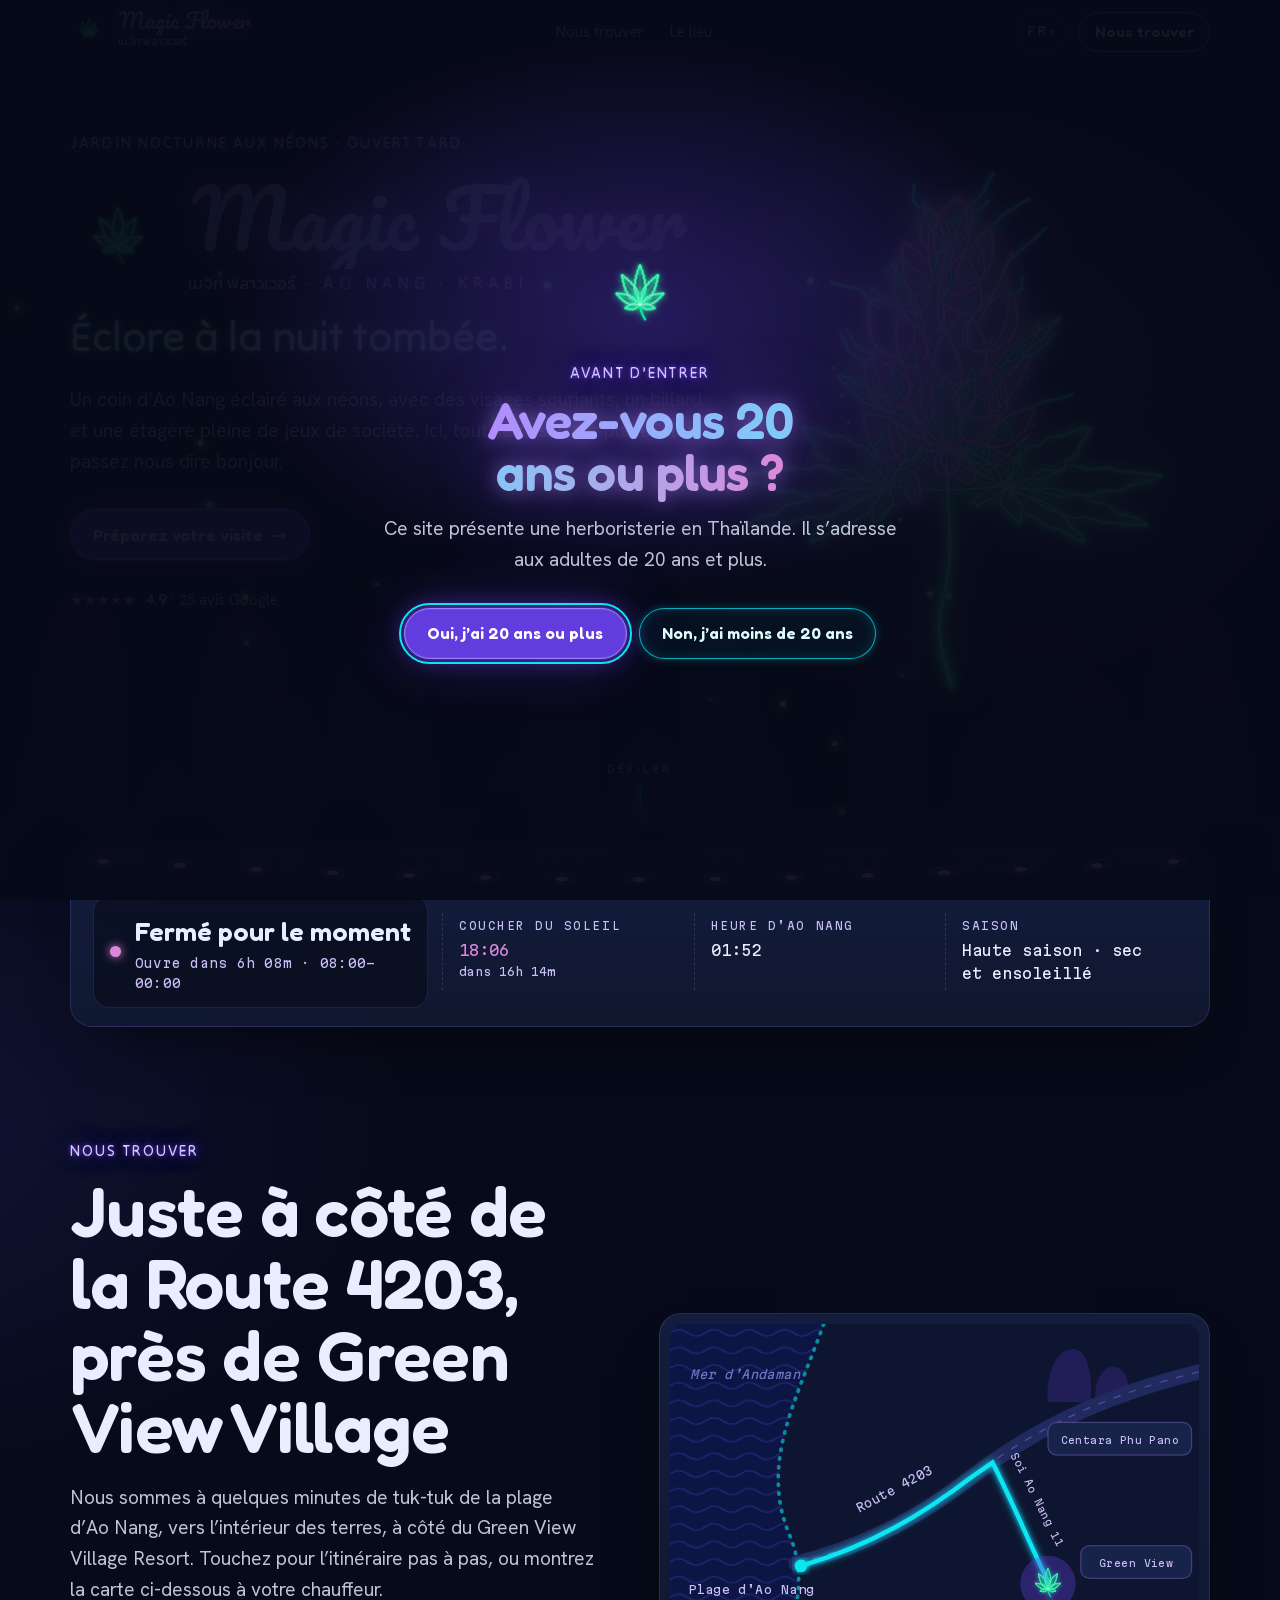
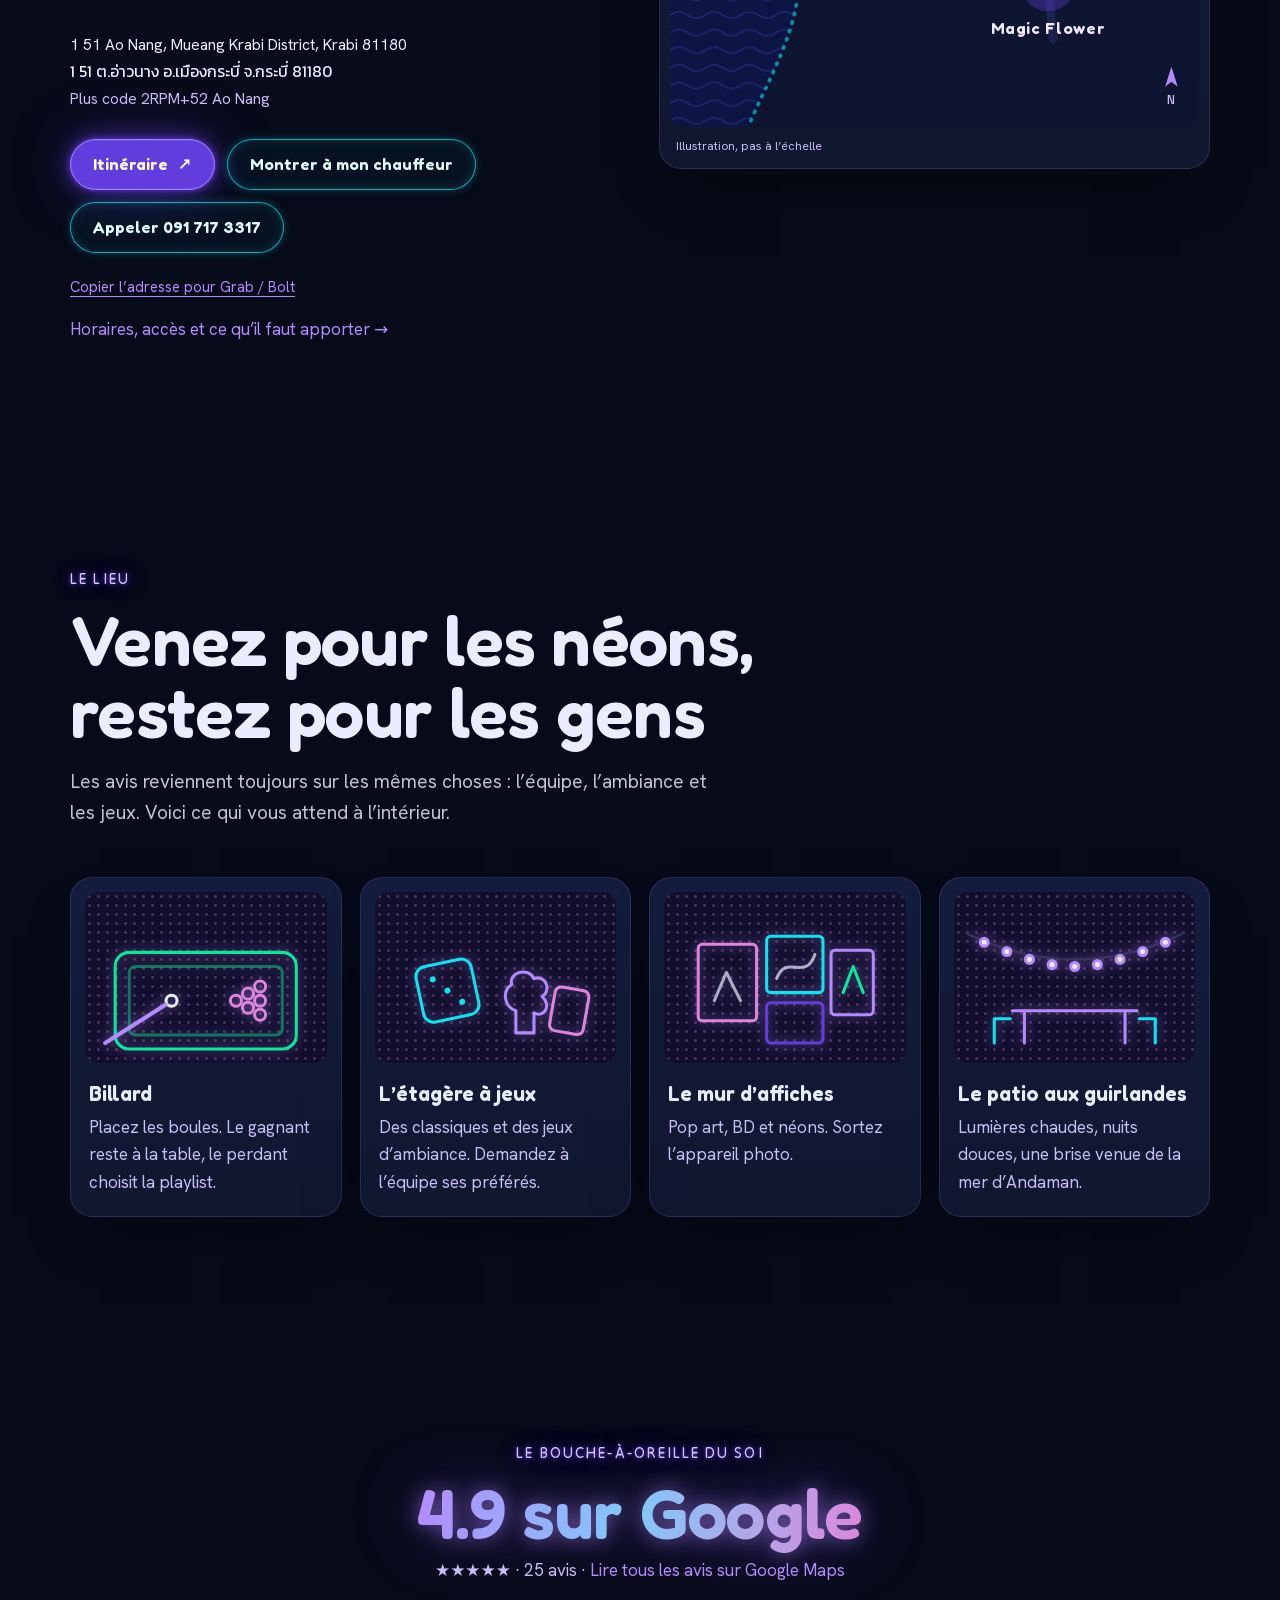
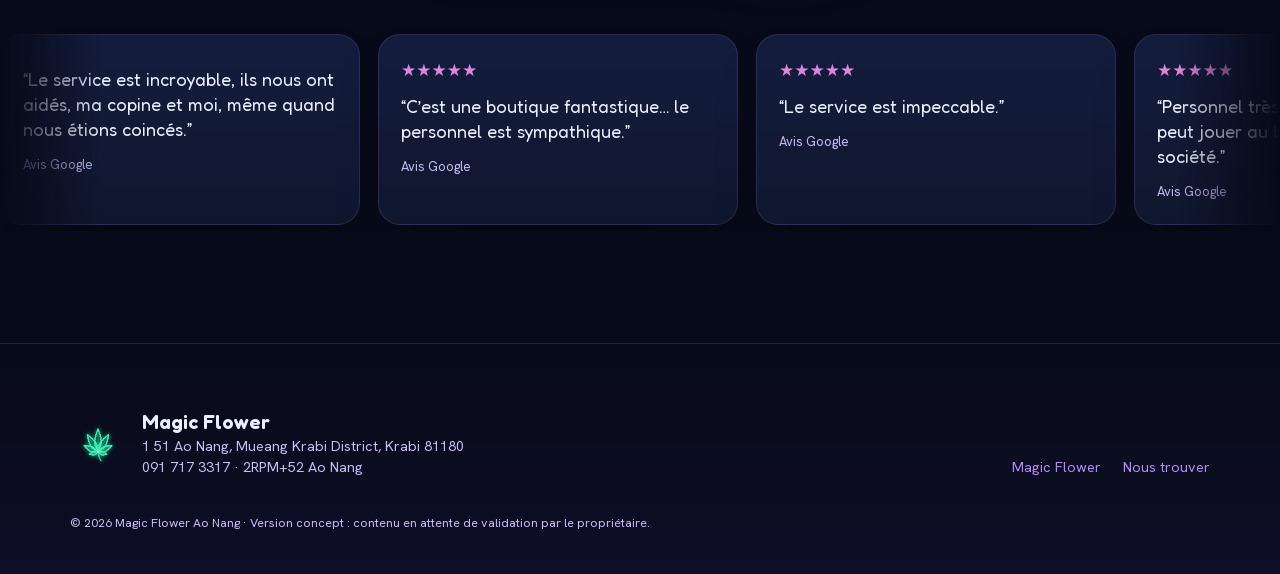
<file: fr/index.html>
<!DOCTYPE html><html lang="fr" class="t0kr7W_variable Pukg9a_variable _8aCJIG_variable RY3kyG_variable _1l99-q_variable kPwpCq_variable"><head><meta charSet="utf-8"/><meta name="viewport" content="width=device-width, initial-scale=1"/><link rel="preload" href="/_next/static/media/524b092e58b59866-s.p.0dpcdum4paikg.woff2" as="font" crossorigin="" type="font/woff2"/><link rel="preload" href="/_next/static/media/5d52bd6c4cb3f315-s.p.0ez3bnoxb63ra.woff2" as="font" crossorigin="" type="font/woff2"/><link rel="preload" href="/_next/static/media/a624dffa201843ff-s.p.2xocl9mu6olar.woff2" as="font" crossorigin="" type="font/woff2"/><link rel="stylesheet" href="/_next/static/chunks/0il991kbuue2v.css" data-precedence="next"/><link rel="preload" as="script" fetchPriority="low" href="/_next/static/chunks/19wg2q9r2_sev.js"/><script src="/_next/static/chunks/1c0mhc5ebbn3y.js" async=""></script><script src="/_next/static/chunks/01s_f_3qlcqtb.js" async=""></script><script src="/_next/static/chunks/turbopack-3-ry682tkyiqk.js" async=""></script><script src="/_next/static/chunks/0umf92h1sb77c.js" async=""></script><script src="/_next/static/chunks/1rx-scnret2dr.js" async=""></script><script src="/_next/static/chunks/2eat9ag_m4u0t.js" async=""></script><script src="/_next/static/chunks/1uftyivyzfm8-.js" async=""></script><meta name="theme-color" content="#070A18"/><title>Magic Flower Ao Nang · Jardin nocturne aux néons à Krabi</title><meta name="description" content="Magic Flower est une herboristerie et un espace détente éclairés aux néons, à Ao Nang, Krabi. Billard, jeux de société et visages souriants. Préparez votre visite et retrouvez-nous juste à côté de la Route 4203."/><link rel="manifest" href="/manifest.webmanifest"/><meta name="robots" content="noindex, nofollow"/><link rel="canonical" href="https://magicflower.mediawaterhole.com/fr/"/><link rel="alternate" hrefLang="en" href="https://magicflower.mediawaterhole.com/"/><link rel="alternate" hrefLang="th" href="https://magicflower.mediawaterhole.com/th/"/><link rel="alternate" hrefLang="de" href="https://magicflower.mediawaterhole.com/de/"/><link rel="alternate" hrefLang="fr" href="https://magicflower.mediawaterhole.com/fr/"/><link rel="alternate" hrefLang="x-default" href="https://magicflower.mediawaterhole.com/"/><link rel="icon" href="/icon.svg?icon.2z9hjhtkv5s27.svg" sizes="any" type="image/svg+xml"/><meta name="next-size-adjust" content=""/><script>(function(){var d=document.documentElement;d.classList.add('js');
if(!window.matchMedia('(prefers-reduced-motion: reduce)').matches)d.classList.add('motion-ok');
try{var t=Number(localStorage.getItem('mf-age-ok'));if(t&&Date.now()-t<2592e6)d.dataset.ageOk='1'}catch(e){}})();</script><script src="/_next/static/chunks/0cz1d0mv5g_q7.js" noModule=""></script></head><body><div hidden=""><!--$--><!--/$--></div><svg width="0" height="0" aria-hidden="true" focusable="false" style="position:absolute;overflow:hidden"><defs><filter id="leaf-glow" x="-50%" y="-50%" width="200%" height="200%"><feGaussianBlur stdDeviation="3" result="b1"></feGaussianBlur><feGaussianBlur stdDeviation="9" result="b2"></feGaussianBlur><feMerge><feMergeNode in="b2"></feMergeNode><feMergeNode in="b1"></feMergeNode><feMergeNode in="SourceGraphic"></feMergeNode></feMerge></filter><symbol id="leaf-mark" viewBox="-120 -120 240 240"><g transform="translate(0 40)" filter="url(#leaf-glow)" fill="none" stroke-linejoin="round" stroke-linecap="round"><g stroke="#07EA99" stroke-width="4.5"><path d="M0,0 L0.8,-6.9 L2.1,-11.1 L5.3,-18.1 L6.8,-22.2 L11.9,-29.2 L11.5,-33.3 L14.9,-40.3 L12,-44.4 L14.7,-51.4 L11.2,-55.6 L13,-62.5 L9.3,-66.7 L10.1,-73.6 L6.6,-77.8 L6.3,-84.7 L3.4,-88.9 L2.2,-95.8 L0,-100 L-2.2,-95.8 L-3.4,-88.9 L-6.3,-84.7 L-6.6,-77.8 L-10.1,-73.6 L-9.3,-66.7 L-13,-62.5 L-11.2,-55.6 L-14.7,-51.4 L-12,-44.4 L-14.9,-40.3 L-11.5,-33.3 L-11.9,-29.2 L-6.8,-22.2 L-5.3,-18.1 L-2.1,-11.1 L-0.8,-6.9 Z" transform="rotate(0)"></path><path d="M0,0 L0.9,-6.9 L2.3,-11 L5.8,-17.9 L7.3,-22 L12.6,-28.9 L10.7,-33 L13.5,-39.9 L10.6,-44 L12.5,-50.9 L9.1,-55 L10,-61.9 L6.6,-66 L6.4,-72.9 L3.5,-77 L2.2,-83.9 L0,-88 L-2.2,-83.9 L-3.5,-77 L-6.4,-72.9 L-6.6,-66 L-10,-61.9 L-9.1,-55 L-12.5,-50.9 L-10.6,-44 L-13.5,-39.9 L-10.7,-33 L-12.6,-28.9 L-7.3,-22 L-5.8,-17.9 L-2.3,-11 L-0.9,-6.9 Z" transform="rotate(31)"></path><path d="M0,0 L0.9,-6.9 L2.3,-11 L5.8,-17.9 L7.3,-22 L12.6,-28.9 L10.7,-33 L13.5,-39.9 L10.6,-44 L12.5,-50.9 L9.1,-55 L10,-61.9 L6.6,-66 L6.4,-72.9 L3.5,-77 L2.2,-83.9 L0,-88 L-2.2,-83.9 L-3.5,-77 L-6.4,-72.9 L-6.6,-66 L-10,-61.9 L-9.1,-55 L-12.5,-50.9 L-10.6,-44 L-13.5,-39.9 L-10.7,-33 L-12.6,-28.9 L-7.3,-22 L-5.8,-17.9 L-2.3,-11 L-0.9,-6.9 Z" transform="rotate(-31)"></path><path d="M0,0 L0.9,-5.9 L2.4,-9.4 L5.9,-15.3 L7.3,-18.9 L10.7,-24.7 L8.8,-28.3 L10.8,-34.2 L8.1,-37.7 L9,-43.6 L6,-47.1 L5.9,-53 L3.2,-56.6 L2,-62.5 L0,-66 L-2,-62.5 L-3.2,-56.6 L-5.9,-53 L-6,-47.1 L-9,-43.6 L-8.1,-37.7 L-10.8,-34.2 L-8.8,-28.3 L-10.7,-24.7 L-7.3,-18.9 L-5.9,-15.3 L-2.4,-9.4 L-0.9,-5.9 Z" transform="rotate(64)"></path><path d="M0,0 L0.9,-5.9 L2.4,-9.4 L5.9,-15.3 L7.3,-18.9 L10.7,-24.7 L8.8,-28.3 L10.8,-34.2 L8.1,-37.7 L9,-43.6 L6,-47.1 L5.9,-53 L3.2,-56.6 L2,-62.5 L0,-66 L-2,-62.5 L-3.2,-56.6 L-5.9,-53 L-6,-47.1 L-9,-43.6 L-8.1,-37.7 L-10.8,-34.2 L-8.8,-28.3 L-10.7,-24.7 L-7.3,-18.9 L-5.9,-15.3 L-2.4,-9.4 L-0.9,-5.9 Z" transform="rotate(-64)"></path><path d="M0,0 L1.1,-4.7 L2.9,-7.6 L6.6,-12.3 L6,-15.2 L7.3,-19.9 L5.3,-22.8 L5.4,-27.5 L3,-30.4 L1.9,-35.1 L0,-38 L-1.9,-35.1 L-3,-30.4 L-5.4,-27.5 L-5.3,-22.8 L-7.3,-19.9 L-6,-15.2 L-6.6,-12.3 L-2.9,-7.6 L-1.1,-4.7 Z" transform="rotate(102)"></path><path d="M0,0 L1.1,-4.7 L2.9,-7.6 L6.6,-12.3 L6,-15.2 L7.3,-19.9 L5.3,-22.8 L5.4,-27.5 L3,-30.4 L1.9,-35.1 L0,-38 L-1.9,-35.1 L-3,-30.4 L-5.4,-27.5 L-5.3,-22.8 L-7.3,-19.9 L-6,-15.2 L-6.6,-12.3 L-2.9,-7.6 L-1.1,-4.7 Z" transform="rotate(-102)"></path><path d="M0,0 C 2,14 6,26 13,36"></path></g><g stroke="#07EA99" stroke-width="1.6" opacity="0.55"><path d="M0,-4 L0,-82" transform="rotate(0)"></path><path d="M0,-4 L0,-72.2" transform="rotate(31)"></path><path d="M0,-4 L0,-72.2" transform="rotate(-31)"></path><path d="M0,-4 L0,-54.1" transform="rotate(64)"></path><path d="M0,-4 L0,-54.1" transform="rotate(-64)"></path><path d="M0,-4 L0,-31.2" transform="rotate(102)"></path><path d="M0,-4 L0,-31.2" transform="rotate(-102)"></path></g><g stroke="#E9FFF6" stroke-width="1.2" opacity="0.85"><path d="M0,0 L0.8,-6.9 L2.1,-11.1 L5.3,-18.1 L6.8,-22.2 L11.9,-29.2 L11.5,-33.3 L14.9,-40.3 L12,-44.4 L14.7,-51.4 L11.2,-55.6 L13,-62.5 L9.3,-66.7 L10.1,-73.6 L6.6,-77.8 L6.3,-84.7 L3.4,-88.9 L2.2,-95.8 L0,-100 L-2.2,-95.8 L-3.4,-88.9 L-6.3,-84.7 L-6.6,-77.8 L-10.1,-73.6 L-9.3,-66.7 L-13,-62.5 L-11.2,-55.6 L-14.7,-51.4 L-12,-44.4 L-14.9,-40.3 L-11.5,-33.3 L-11.9,-29.2 L-6.8,-22.2 L-5.3,-18.1 L-2.1,-11.1 L-0.8,-6.9 Z" transform="rotate(0)"></path><path d="M0,0 L0.9,-6.9 L2.3,-11 L5.8,-17.9 L7.3,-22 L12.6,-28.9 L10.7,-33 L13.5,-39.9 L10.6,-44 L12.5,-50.9 L9.1,-55 L10,-61.9 L6.6,-66 L6.4,-72.9 L3.5,-77 L2.2,-83.9 L0,-88 L-2.2,-83.9 L-3.5,-77 L-6.4,-72.9 L-6.6,-66 L-10,-61.9 L-9.1,-55 L-12.5,-50.9 L-10.6,-44 L-13.5,-39.9 L-10.7,-33 L-12.6,-28.9 L-7.3,-22 L-5.8,-17.9 L-2.3,-11 L-0.9,-6.9 Z" transform="rotate(31)"></path><path d="M0,0 L0.9,-6.9 L2.3,-11 L5.8,-17.9 L7.3,-22 L12.6,-28.9 L10.7,-33 L13.5,-39.9 L10.6,-44 L12.5,-50.9 L9.1,-55 L10,-61.9 L6.6,-66 L6.4,-72.9 L3.5,-77 L2.2,-83.9 L0,-88 L-2.2,-83.9 L-3.5,-77 L-6.4,-72.9 L-6.6,-66 L-10,-61.9 L-9.1,-55 L-12.5,-50.9 L-10.6,-44 L-13.5,-39.9 L-10.7,-33 L-12.6,-28.9 L-7.3,-22 L-5.8,-17.9 L-2.3,-11 L-0.9,-6.9 Z" transform="rotate(-31)"></path><path d="M0,0 L0.9,-5.9 L2.4,-9.4 L5.9,-15.3 L7.3,-18.9 L10.7,-24.7 L8.8,-28.3 L10.8,-34.2 L8.1,-37.7 L9,-43.6 L6,-47.1 L5.9,-53 L3.2,-56.6 L2,-62.5 L0,-66 L-2,-62.5 L-3.2,-56.6 L-5.9,-53 L-6,-47.1 L-9,-43.6 L-8.1,-37.7 L-10.8,-34.2 L-8.8,-28.3 L-10.7,-24.7 L-7.3,-18.9 L-5.9,-15.3 L-2.4,-9.4 L-0.9,-5.9 Z" transform="rotate(64)"></path><path d="M0,0 L0.9,-5.9 L2.4,-9.4 L5.9,-15.3 L7.3,-18.9 L10.7,-24.7 L8.8,-28.3 L10.8,-34.2 L8.1,-37.7 L9,-43.6 L6,-47.1 L5.9,-53 L3.2,-56.6 L2,-62.5 L0,-66 L-2,-62.5 L-3.2,-56.6 L-5.9,-53 L-6,-47.1 L-9,-43.6 L-8.1,-37.7 L-10.8,-34.2 L-8.8,-28.3 L-10.7,-24.7 L-7.3,-18.9 L-5.9,-15.3 L-2.4,-9.4 L-0.9,-5.9 Z" transform="rotate(-64)"></path><path d="M0,0 L1.1,-4.7 L2.9,-7.6 L6.6,-12.3 L6,-15.2 L7.3,-19.9 L5.3,-22.8 L5.4,-27.5 L3,-30.4 L1.9,-35.1 L0,-38 L-1.9,-35.1 L-3,-30.4 L-5.4,-27.5 L-5.3,-22.8 L-7.3,-19.9 L-6,-15.2 L-6.6,-12.3 L-2.9,-7.6 L-1.1,-4.7 Z" transform="rotate(102)"></path><path d="M0,0 L1.1,-4.7 L2.9,-7.6 L6.6,-12.3 L6,-15.2 L7.3,-19.9 L5.3,-22.8 L5.4,-27.5 L3,-30.4 L1.9,-35.1 L0,-38 L-1.9,-35.1 L-3,-30.4 L-5.4,-27.5 L-5.3,-22.8 L-7.3,-19.9 L-6,-15.2 L-6.6,-12.3 L-2.9,-7.6 L-1.1,-4.7 Z" transform="rotate(-102)"></path></g></g></symbol></defs></svg><div class="age-gate" data-lenis-prevent="true" role="dialog" aria-modal="true" aria-labelledby="age-title"><div class="age-gate__panel"><svg width="96" height="96" style="width:96px;height:96px;flex-shrink:0" class="flicker-on" aria-hidden="true"><use href="#leaf-mark" width="100%" height="100%"></use></svg><p class="kicker mt-6">Avant d’entrer</p><h2 id="age-title" class="h-display mt-2" style="font-size:clamp(2rem, 7vw, 3.2rem)"><span class="sign-text">Avez-vous 20 ans ou plus ?</span></h2><p class="lede mt-4">Ce site présente une herboristerie en Thaïlande. Il s’adresse aux adultes de 20 ans et plus.</p><div class="mt-8 flex flex-wrap justify-center gap-3"><a href="#enter" class="btn btn-primary">Oui, j’ai 20 ans ou plus</a><button type="button" class="btn btn-ghost">Non, j’ai moins de 20 ans</button></div></div></div><span id="enter" hidden=""></span><div id="site"><header class="site-header"><div class="container site-header__inner"><a href="#top" aria-label="Magic Flower, accueil" class="no-underline"><span class="wordmark "><svg width="38" height="38" style="width:38px;height:38px;flex-shrink:0" aria-hidden="true"><use href="#leaf-mark" width="100%" height="100%"></use></svg><span class="wordmark__text"><span class="wordmark__name sign-text">Magic Flower</span><span class="wordmark__sub"><span lang="th" class="font-thai">เมจิก ฟลาวเวอร์</span></span></span></span></a><nav aria-label="Rubriques" class="site-header__nav"><a href="/fr/visit/">Nous trouver</a><a href="#space">Le lieu</a></nav><div class="site-header__end"><details class="lang"><summary aria-label="FR, Langue: Français"><span aria-hidden="true">FR</span><span class="lang__caret" aria-hidden="true">▾</span></summary><ul class="lang__menu card"><li><a href="/" lang="en" hrefLang="en">English</a></li><li><a href="/th/" lang="th" hrefLang="th">ไทย</a></li><li><a href="/de/" lang="de" hrefLang="de">Deutsch</a></li><li><a href="/fr/" lang="fr" hrefLang="fr" aria-current="page">Français</a></li></ul></details><a href="/fr/visit/" class="btn btn-ghost site-header__cta" aria-label="Nous trouver"><svg viewBox="0 0 24 24" class="site-header__pin" aria-hidden="true"><path d="M12 21s-6.5-5.6-6.5-11a6.5 6.5 0 0 1 13 0c0 5.4-6.5 11-6.5 11Zm0-8.5a2.5 2.5 0 1 0 0-5 2.5 2.5 0 0 0 0 5Z"></path></svg><span class="site-header__cta-label">Nous trouver</span></a></div></div></header><main><section id="top" class="hero"><div class="hero__glow" aria-hidden="true"></div><div class="hero-bloom" aria-hidden="true"><div class="hero-bloom__static"><svg viewBox="-240 -240 480 480" style="width:100%;height:100%;flex-shrink:0" aria-hidden="true"><defs><linearGradient id="hero-grad" x1="0" y1="-14" x2="0" y2="-149" gradientUnits="userSpaceOnUse"><stop offset="0" stop-color="#B48AFE"></stop><stop offset="1" stop-color="#DE86DB"></stop></linearGradient><filter id="hero-glow" filterUnits="userSpaceOnUse" x="-240" y="-240" width="480" height="480"><feGaussianBlur stdDeviation="4" result="b1"></feGaussianBlur><feGaussianBlur stdDeviation="12" result="b2"></feGaussianBlur><feMerge><feMergeNode in="b2"></feMergeNode><feMergeNode in="b1"></feMergeNode><feMergeNode in="SourceGraphic"></feMergeNode></feMerge></filter><path id="hero-stem" d="M0,28c1,21 3,44 2,63c-1,19 -8,36 -8,52c0,16 6,29 9,43"></path><path id="hero-leaves-back" d="M0,11l-2,-9 -3,-7 -7,-10 1,-4 -2,-9 3,-2 0,-7 5,-2 2,-6 3,-2 3,5 2,8 4,6 0,7 4,5 -2,7 1,5 -7,4 -3,3zM0,40c0,-10 0,-19 0,-29M0,11l-7,-9 -6,-5 -11,-9 -2,-5 -7,-8 0,-4 -5,-8 0,-5 -3,-7 0,-4 6,5 6,7 7,5 5,8 6,5 3,8 4,4 0,8 0,5zM0,11l4,-5 0,-5 0,-8 4,-1 3,-5 6,1 5,-4 6,1 6,-2 5,1 0,4 -3,4 1,5 -5,3 0,4 -7,2 -2,3 -10,-1 -6,0zM0,11l-10,-6 -7,-3 -11,-5 -5,-5 -9,-7 -3,-5 -8,-8 -4,-5 7,3 10,6 7,2 8,7 7,4 6,8 4,6zM0,11l8,-1 4,-2 6,-3 6,2 8,1 7,3 9,3 6,3 -3,2 -7,0 -4,3 -8,-2 -4,1 -11,-4 -7,-4zM0,11l-7,-1 -4,1 -7,-1 -6,-3 -8,-4 -5,-3 4,-1 8,1 4,-1 8,4 5,3zM0,11l8,3 5,0 8,4 4,4 7,5 4,4 -5,0 -8,-4 -5,-1 -7,-5 -4,-5z"></path><path id="hero-bud" d="M0,28c-3,0 -6,-2 -8,-4c-1,-2 -1,-5 -1,-7c0,-2 2,-5 3,-7c2,-2 4,-6 6,-6c2,0 5,4 6,6c2,2 3,5 3,7c0,2 1,5 -1,7c-1,2 -5,4 -8,4zM-20,41c0,3 -1,7 -2,8c-1,1 -4,-1 -6,-3c-2,-2 -4,-6 -6,-9c-2,-3 -5,-8 -5,-10c0,-2 2,-2 4,-3c2,0 4,-1 6,0c2,1 5,3 6,6c2,3 3,8 3,11zM30,27c1,0 4,-3 6,-5c3,-2 6,-6 9,-9c3,-3 6,-6 9,-8c3,-2 7,-6 7,-6c0,0 -5,4 -8,7c-3,3 -8,7 -11,10c-3,3 -7,6 -9,8c-2,2 -3,3 -3,3zM-24,16c-2,2 -6,3 -9,2c-3,-1 -5,-4 -7,-7c-2,-3 -2,-7 -3,-11c0,-4 -1,-9 0,-11c2,-1 6,1 9,2c3,1 7,4 9,6c2,3 5,6 5,9c0,3 -2,8 -4,10zM6,30c4,3 9,5 11,5c3,0 4,-2 4,-4c0,-2 -1,-6 -3,-9c-1,-3 -3,-8 -6,-10c-2,-2 -6,-1 -9,-1c-3,0 -6,1 -7,2c-1,2 -2,4 0,7c2,3 7,8 10,10zM17,3c-4,0 -7,-5 -8,-8c-1,-3 1,-8 3,-12c2,-4 6,-9 10,-13c4,-3 9,-8 12,-8c3,0 3,6 4,10c1,4 1,10 0,14c-1,4 -3,9 -7,12c-3,3 -10,6 -14,5zM-33,10c-2,3 -7,6 -11,6c-3,0 -7,-3 -10,-6c-3,-3 -5,-9 -6,-13c-1,-4 -4,-11 -2,-13c2,-2 8,-1 12,0c4,1 9,2 12,4c3,2 6,5 7,9c1,4 0,10 -2,13zM31,7c3,1 11,0 15,-2c4,-2 8,-6 11,-9c3,-3 5,-7 6,-10c1,-3 4,-8 1,-9c-2,0 -11,4 -16,6c-5,3 -11,6 -15,9c-4,3 -7,8 -7,10c0,3 2,5 5,5zM-12,-14c-1,2 -3,2 -4,0c-1,-1 -2,-5 -3,-9c-1,-4 -1,-9 -1,-13c0,-4 -1,-10 0,-11c1,-1 4,2 5,4c2,2 3,6 4,9c1,3 2,8 2,11c0,3 -2,8 -3,9zM-14,2c2,4 3,8 3,8c0,0 -1,-3 -3,-6c-2,-3 -5,-8 -7,-13c-2,-5 -6,-12 -7,-15c-1,-3 0,-1 0,-1c0,1 1,2 2,4c1,2 3,5 5,9c2,4 5,10 7,14zM32,-19c-1,-1 -1,-4 0,-8c1,-3 5,-8 8,-13c3,-4 8,-10 12,-14c4,-4 10,-9 11,-9c1,0 -2,7 -4,11c-2,5 -5,11 -8,16c-3,5 -8,10 -11,13c-3,3 -7,5 -8,4zM-34,-23c-3,3 -9,4 -13,3c-4,-1 -8,-5 -10,-9c-2,-4 -3,-10 -4,-15c0,-5 -1,-12 1,-14c3,-2 10,1 14,3c5,2 10,5 13,8c3,3 6,8 6,12c0,4 -4,10 -7,12zM19,-15c5,2 13,2 17,1c4,-1 8,-4 9,-8c1,-4 0,-9 -1,-14c-1,-4 -2,-11 -6,-13c-4,-1 -11,2 -16,4c-5,2 -10,5 -13,8c-3,3 -5,8 -3,12c2,4 8,8 13,10zM7,-40c-5,0 -12,-5 -15,-9c-3,-4 -2,-11 -1,-16c2,-5 6,-11 10,-16c4,-5 9,-12 13,-12c4,0 7,7 10,12c3,5 6,12 6,18c0,6 -1,12 -5,16c-4,4 -12,7 -18,7zM-30,-30c-1,4 -5,6 -8,6c-3,0 -5,-4 -8,-8c-2,-4 -5,-11 -7,-17c-2,-5 -4,-13 -3,-16c1,-2 7,0 10,1c4,1 8,4 11,7c3,3 5,8 6,12c1,5 1,12 -1,15zM35,-40c2,0 7,-3 11,-6c4,-3 8,-9 11,-14c3,-5 6,-10 8,-14c2,-4 6,-11 4,-11c-1,0 -8,7 -13,11c-5,4 -11,9 -15,14c-4,5 -8,11 -9,14c-1,3 1,6 3,6zM-21,-54c-3,2 -7,2 -10,0c-3,-2 -5,-7 -6,-11c-1,-4 -1,-10 -1,-15c0,-4 0,-11 2,-12c2,-1 6,3 9,5c3,3 7,6 9,10c2,4 4,9 3,13c0,4 -3,8 -6,10zM-1,-43c4,3 8,5 10,4c2,-1 3,-6 2,-10c0,-4 -3,-11 -5,-16c-2,-5 -6,-14 -9,-16c-3,-2 -5,1 -7,3c-2,2 -5,5 -5,8c0,4 1,9 3,13c2,5 8,11 11,14zM22,-64c-3,0 -6,-5 -7,-9c0,-4 1,-11 4,-16c3,-5 8,-11 12,-16c4,-5 10,-12 12,-12c3,0 3,9 3,14c0,5 0,12 -2,17c-2,6 -4,12 -8,16c-4,4 -10,7 -14,6zM-31,-63c-3,3 -10,3 -14,2c-4,-1 -8,-6 -10,-10c-2,-4 -3,-11 -3,-16c0,-5 -1,-14 2,-16c3,-2 10,2 14,4c5,2 10,5 13,9c3,4 5,10 5,14c0,5 -3,11 -7,13zM24,-64c5,1 13,-1 17,-4c5,-3 8,-7 10,-12c2,-4 2,-10 1,-15c-1,-5 -1,-13 -5,-14c-3,-1 -11,5 -16,9c-5,4 -12,9 -15,13c-3,5 -5,10 -4,14c1,4 7,8 12,9zM-4,-82c-1,1 -1,0 -2,-2c0,-2 -1,-6 -1,-10c0,-4 0,-10 0,-14c0,-4 1,-10 1,-11c1,-1 2,3 2,6c1,3 1,7 1,11c0,4 1,9 1,12c0,3 -1,7 -2,8zM-16,-75c0,3 0,4 -1,3c-1,-1 -2,-5 -4,-10c-1,-4 -3,-11 -5,-17c-2,-5 -5,-14 -5,-16c0,-2 3,2 4,4c1,2 3,5 4,9c1,4 3,9 4,13c1,5 3,11 3,14zM25,-88c0,0 2,-3 4,-7c2,-4 5,-10 7,-15c2,-5 5,-10 7,-15c2,-4 6,-12 6,-12c0,0 -4,7 -6,12c-2,5 -5,12 -8,17c-3,5 -6,12 -8,15c-2,3 -2,5 -2,5zM-20,-95c-3,2 -10,1 -13,-1c-3,-2 -5,-6 -6,-10c-1,-4 0,-9 0,-14c1,-4 1,-12 3,-13c2,-1 8,3 11,6c4,3 8,6 10,10c2,4 4,8 3,12c-1,4 -4,9 -8,10zM7,-94c4,2 11,2 14,0c3,-2 5,-6 5,-11c0,-4 -2,-11 -4,-16c-2,-5 -5,-13 -8,-14c-3,-1 -9,4 -12,7c-3,3 -7,7 -8,11c-1,4 -1,9 1,13c2,4 8,8 12,10zM8,-107c-4,0 -10,-4 -12,-8c-2,-4 -1,-10 0,-15c2,-5 6,-11 9,-16c4,-5 9,-12 12,-12c3,0 5,8 7,13c2,5 4,11 4,16c0,5 -2,11 -5,15c-3,4 -10,7 -15,7zM-16,-109c-2,2 -6,3 -9,1c-3,-1 -6,-6 -7,-10c-1,-4 -1,-9 -1,-14c0,-4 -1,-12 1,-13c2,-1 6,3 9,5c3,2 6,6 8,9c2,4 4,8 4,12c0,4 -3,8 -5,10zM14,-115c3,0 9,-2 12,-5c3,-3 6,-8 7,-12c1,-4 1,-10 1,-14c0,-4 0,-11 -2,-11c-2,0 -7,6 -11,10c-3,4 -8,9 -10,13c-2,4 -4,10 -4,13c1,3 4,6 7,6zM-6,-124c-2,1 -5,0 -6,-2c-1,-2 -2,-5 -2,-9c0,-3 0,-8 0,-12c0,-3 1,-8 2,-9c1,0 4,4 6,6c2,3 3,6 4,9c1,3 2,7 1,10c-1,3 -3,6 -5,7zM-3,-126c2,2 4,2 5,0c1,-2 1,-6 0,-10c-1,-4 -3,-9 -4,-13c-1,-4 -3,-11 -4,-12c-1,-1 -2,3 -3,5c-1,2 -1,6 -1,9c0,4 1,9 2,12c1,4 3,8 5,9zM6,-134c-1,0 -2,-4 -2,-7c0,-3 2,-8 3,-12c1,-4 3,-9 5,-13c2,-4 5,-10 6,-10c1,0 1,6 1,10c0,4 -1,10 -2,14c-1,5 -3,10 -5,13c-2,3 -5,5 -6,5zM-5,-140c-3,1 -7,1 -10,-1c-2,-2 -4,-6 -5,-9c-1,-3 0,-7 1,-11c1,-3 2,-9 4,-10c2,-1 6,4 9,6c3,2 6,5 7,8c1,3 2,7 1,10c-1,3 -4,6 -7,7zM1,-146c3,1 9,0 11,-2c3,-2 4,-6 4,-10c0,-4 -1,-8 -2,-12c-1,-3 -3,-9 -6,-9c-2,0 -6,4 -9,7c-3,3 -6,7 -7,10c-1,3 -1,7 0,10c2,3 6,5 9,6z"></path><path id="hero-leaves-front" d="M17,49l6,-4 5,-4 7,-5 2,0 6,-3 1,2 4,-1 1,1 -5,4 -7,4 -5,4 -5,2 -4,2 -2,-1 -1,-2zM9,-6l1,-7 -2,-4 -1,-6 2,-5 2,-7 3,-5 3,-8 3,-5 1,4 0,6 1,3 -2,8 1,4 -5,8 -3,6zM-37,-16l-5,-5 -2,-4 -3,-6 -6,-2 -7,-5 -7,-2 -8,-5 -7,-2 2,4 6,6 2,4 8,4 2,3 10,4 7,2zM39,-52l8,-5 6,-3 8,-5 4,-4 7,-5 3,-5 6,-6 3,-4 -6,3 -7,5 -6,3 -7,6 -5,3 -5,7 -3,4zM-19,-88l-5,-7 -3,-5 -5,-7 -1,-4 -4,-7 -1,-3 -3,-6 0,-3 3,4 4,7 3,5 3,6 3,4 2,6 1,4zM-1,-106l1,-4 2,-2 2,-3 -1,-4 0,-6 -3,-4 -1,-7 -3,-5 -2,3 -1,5 -2,2 1,5 -1,3 3,7 3,4zM-43,37l-12,-2 -7,-4 -10,-7 -9,1 -13,-4 -11,3 -15,-1 -12,3 -16,1 -12,2 8,4 15,3 7,4 15,1 7,3 15,-1 8,2 17,-5 10,-2zM0,40c-14,-1 -29,-2 -43,-3M-43,37l-5,-6 -2,-5 0,-10 -6,-2 -5,-7 -8,-1 -8,-6 -10,-1 -11,-5 -9,-1 2,6 6,7 1,7 9,5 1,6 10,4 4,3 14,1 8,1zM-43,37l-13,2 -9,0 -14,-1 -8,3 -13,2 -8,5 -13,3 -7,6 -14,4 -7,5 9,0 14,-2 9,0 13,-4 8,1 13,-5 8,-2 12,-8 7,-4zM-43,37l3,-8 4,-5 6,-9 -2,-4 1,-8 -5,-4 -2,-8 -5,-4 -4,6 -3,9 -5,5 1,8 -2,6 6,6 4,3zM-43,37l-11,6 -9,2 -13,5 -4,5 -10,6 -2,5 -8,7 -2,5 8,-3 10,-6 8,-2 9,-6 7,-3 6,-8 3,-6zM-43,37l8,-5 6,-3 8,-5 1,-4 5,-6 0,-5 -6,3 -8,6 -6,2 -4,7 -1,4zM-43,37l-5,6 -5,4 -4,6 2,3 -1,5 2,3 5,-4 4,-5 4,-4 1,-5 -2,-3zM43,37l15,1 10,2 17,5 8,-2 15,1 7,-3 15,-1 7,-4 15,-3 8,-4 -12,-2 -16,-1 -12,-3 -15,1 -11,-3 -13,4 -9,-1 -10,7 -7,4zM0,40c14,-1 29,-2 43,-3M43,37l13,5 7,4 12,8 8,2 13,5 8,-1 13,4 9,0 14,2 9,0 -7,-5 -14,-4 -7,-6 -13,-3 -8,-5 -13,-2 -8,-3 -14,1 -9,0zM43,37l9,-4 8,-1 14,-1 4,-3 10,-4 1,-6 9,-5 1,-7 6,-7 2,-6 -9,1 -11,5 -10,1 -8,6 -8,1 -5,7 -6,2 0,10 -2,5zM43,37l8,7 3,6 6,8 7,3 9,6 8,2 10,6 8,3 -2,-5 -8,-7 -2,-5 -10,-6 -4,-5 -13,-5 -9,-2zM43,37l3,-7 4,-3 6,-6 -2,-6 1,-8 -5,-5 -3,-9 -4,-6 -5,4 -2,8 -5,4 1,8 -2,4 6,9 4,5zM43,37l-1,6 -2,3 1,5 4,4 4,5 5,4 2,-3 -1,-5 2,-3 -4,-6 -5,-4zM43,37l-3,-6 -1,-4 -4,-7 -6,-2 -8,-6 -6,-3 0,5 5,6 1,4 8,5 6,3z"></path><path id="hero-pistils" d="M11,13c0,-1 0,-1 0,-2c0,0 0,-1 1,-1c1,0 2,1 4,2c2,1 4,1 6,2M33,-35c1,-2 1,-3 2,-5c1,-1 1,-3 2,-4c1,-1 4,-3 6,-4c2,-1 4,-3 6,-4M61,-20c2,-1 4,-3 6,-4c2,-1 4,-2 7,-3c3,-1 7,-1 10,-2c3,-1 7,-2 10,-3M-19,-45c-1,-1 -1,-2 -2,-3c-1,-1 -2,-2 -2,-4c0,-1 0,-3 0,-5c0,-2 0,-4 0,-6M60,-60c2,-1 4,-3 6,-4c2,-1 4,-2 6,-4c2,-1 3,-3 4,-5c1,-1 3,-3 4,-4M-58,-55c-3,-1 -5,-2 -8,-4c-2,-1 -5,-3 -7,-5c-2,-2 -2,-5 -3,-7c-1,-2 -3,-5 -4,-7M14,-89c1,-2 1,-3 2,-5c1,-1 2,-3 2,-4c0,-1 -2,-2 -3,-4c-1,-1 -2,-3 -3,-5M-54,-62c-2,-1 -4,-1 -6,-2c-2,-1 -5,-1 -7,-3c-2,-2 -2,-5 -4,-7c-1,-2 -3,-5 -5,-7M-35,-89c-1,-2 -2,-5 -3,-7c-1,-2 -2,-4 -4,-6c-2,-2 -5,-3 -7,-5c-2,-1 -5,-3 -7,-4M-3,-78c0,-1 1,-1 1,-2c0,-1 1,-2 0,-3c0,-1 -2,-3 -3,-5c-1,-2 -3,-4 -4,-6M-54,-99c-2,-2 -4,-4 -6,-6c-2,-2 -3,-5 -6,-6c-3,-1 -6,-1 -10,-2c-3,-1 -7,-2 -11,-3M45,-105c2,-1 4,-2 6,-3c2,-1 4,-2 5,-3c1,-1 0,-3 0,-5c0,-1 0,-3 0,-4M-29,-112c-1,-2 -3,-3 -4,-5c-1,-1 -3,-3 -4,-4c-1,-1 -3,-1 -4,-2c-1,-1 -3,-1 -4,-2M47,-133c2,-2 5,-4 7,-6c2,-2 4,-3 6,-5c2,-2 5,-4 7,-6c2,-2 5,-5 7,-7M13,-131c0,-2 0,-3 0,-5c0,-1 0,-3 1,-4c1,-1 4,-2 6,-3c2,-1 5,-1 7,-2M16,-154c0,-2 1,-4 1,-6c1,-2 1,-3 2,-5c1,-2 4,-4 6,-6c2,-2 4,-4 6,-6M30,-154c2,-2 4,-4 6,-6c2,-2 3,-5 6,-7c3,-2 7,-4 10,-6c3,-2 7,-4 10,-6M-11,-154c-1,-2 -2,-3 -3,-5c-1,-2 -2,-3 -3,-5c0,-2 0,-5 0,-7c0,-2 0,-4 0,-6M17,-172c2,-2 4,-5 6,-7c2,-2 4,-4 5,-6c1,-2 2,-5 3,-7c1,-2 3,-4 4,-6M-14,-168c-2,-1 -4,-2 -6,-4c-2,-1 -4,-3 -5,-5c-1,-2 0,-4 0,-6c0,-2 0,-4 0,-6M0,-138c1,-2 3,-4 4,-6c1,-2 3,-5 3,-7c0,-2 -1,-4 -2,-6c-1,-2 -2,-4 -3,-6M0,-138c2,-2 3,-5 5,-7c2,-2 4,-5 6,-7c2,-2 4,-5 6,-7c2,-2 4,-4 6,-6M0,-138c0,-3 0,-5 0,-8c0,-2 -1,-4 0,-7c1,-2 4,-5 6,-8c2,-2 3,-5 5,-7M0,-138c-2,-2 -4,-5 -6,-7c-2,-2 -4,-4 -5,-7c-1,-2 -1,-5 -2,-8c-1,-3 -1,-5 -2,-8M0,-138c-1,-2 -2,-4 -3,-6c-1,-2 -2,-5 -4,-7c-2,-2 -4,-5 -7,-7c-2,-2 -5,-5 -8,-7"></path></defs><g filter="url(#hero-glow)" fill="none" stroke-linejoin="round" stroke-linecap="round"><use href="#hero-stem" stroke="#07EA99" stroke-width="7.28269373772677"></use><use href="#hero-leaves-back" stroke="#07EA99" stroke-width="4.634441469462491"></use><use href="#hero-bud" stroke="url(#hero-grad)" stroke-width="4.965473002995526"></use><use href="#hero-leaves-front" stroke="#07EA99" stroke-width="4.634441469462491"></use><use href="#hero-pistils" stroke="#0BE6F0" stroke-width="2.9792838017973153"></use><g opacity="0.85"><use href="#hero-stem" stroke="#E9FFF6" stroke-width="2.5209324476746513"></use><use href="#hero-leaves-back" stroke="#E9FFF6" stroke-width="1.6042297394293237"></use><use href="#hero-bud" stroke="#F6F0FF" stroke-width="1.7188175779599897"></use><use href="#hero-leaves-front" stroke="#E9FFF6" stroke-width="1.6042297394293237"></use><use href="#hero-pistils" stroke="#E6FDFF" stroke-width="1.0312905467759936"></use></g><path d="M0,53h0M-5,-138h0M-27,-106h0M-58,-77h0M-85,-52h0M-79,-31h0M-74,-11h0M-53,13h0M-11,-139h0M-8,-116h0M7,-95h0M33,-72h0M60,-44h0M65,-8h0M65,32h0M24,-132h0M47,-100h0M45,-66h0M34,-28h0M8,9h0M-24,41h0M-35,62h0M-22,-125h0M-51,-97h0" stroke="#E6D9FF" stroke-width="3"></path></g></svg></div></div><div class="container hero__inner"><p class="kicker">Jardin nocturne aux néons · Ouvert tard</p><div class="mt-4"><h1 class="wordmark wordmark--lg"><svg style="width:clamp(56px, 9vw, 96px);height:clamp(56px, 9vw, 96px);flex-shrink:0" aria-hidden="true"><use href="#leaf-mark" width="100%" height="100%"></use></svg><span class="wordmark__text"><span class="wordmark__name sign-text">Magic Flower</span><span class="wordmark__sub"><span lang="th" class="font-thai">เมจิก ฟลาวเวอร์</span><span class="wordmark__place"> · <!-- -->Ao Nang · Krabi</span></span></span></h1></div><p class="hero__tagline">Éclore à la nuit tombée.</p><p class="lede mt-4">Un coin d’Ao Nang éclairé aux néons, avec des visages souriants, un billard et une étagère pleine de jeux de société. Ici, tout se passe sur place, alors passez nous dire bonjour.</p><div class="mt-8 flex flex-wrap gap-3"><a class="btn btn-primary" href="/fr/visit/">Préparez votre visite<span aria-hidden="true">→</span></a></div><a class="hero__rating" href="https://maps.google.com/?cid=12329859539762716525" target="_blank" rel="noopener noreferrer"><span class="text-orchid" aria-hidden="true">★★★★★</span><span><strong>4.9</strong> · <!-- -->25 avis Google</span></a></div><div class="fireflies" aria-hidden="true"><span class="firefly" style="left:1.17%;top:34.03%;--dx:57px;--dy:-83px;--dur:11.7s;--blink:2.5s;--delay:-4.7s;width:4.0px"></span><span class="firefly" style="left:55.33%;top:77.44%;--dx:-29px;--dy:-34px;--dur:13.9s;--blink:2.7s;--delay:-2.0s;width:4.5px"></span><span class="firefly" style="left:29.32%;top:64.76%;--dx:-24px;--dy:-108px;--dur:9.2s;--blink:3.6s;--delay:-1.9s;width:3.6px"></span><span class="firefly" style="left:15.46%;top:48.91%;--dx:6px;--dy:-89px;--dur:7.7s;--blink:3.7s;--delay:-5.5s;width:5.5px"></span><span class="firefly" style="left:68.01%;top:92.79%;--dx:15px;--dy:-103px;--dur:14.4s;--blink:1.6s;--delay:-1.7s;width:4.4px"></span><span class="firefly" style="left:42.53%;top:31.31%;--dx:-49px;--dy:-89px;--dur:10.3s;--blink:2.5s;--delay:-4.7s;width:6.8px"></span><span class="firefly" style="left:70.33%;top:74.74%;--dx:-20px;--dy:-52px;--dur:8.2s;--blink:1.8s;--delay:-9.1s;width:4.3px"></span><span class="firefly" style="left:19.04%;top:71.09%;--dx:-20px;--dy:-24px;--dur:13.2s;--blink:3.7s;--delay:-5.5s;width:6.3px"></span><span class="firefly" style="left:65.52%;top:89.79%;--dx:-46px;--dy:-68px;--dur:12.8s;--blink:3.6s;--delay:-9.6s;width:6.4px"></span><span class="firefly" style="left:59.42%;top:92.65%;--dx:56px;--dy:-69px;--dur:14.4s;--blink:1.5s;--delay:-5.2s;width:4.3px"></span><span class="firefly" style="left:72.43%;top:65.72%;--dx:31px;--dy:-108px;--dur:12.0s;--blink:3.5s;--delay:-4.3s;width:5.6px"></span><span class="firefly" style="left:73.86%;top:65.86%;--dx:-23px;--dy:-41px;--dur:7.1s;--blink:1.6s;--delay:-9.4s;width:6.3px"></span><span class="firefly" style="left:63.06%;top:30.94%;--dx:14px;--dy:-74px;--dur:13.5s;--blink:3.9s;--delay:-2.8s;width:6.9px"></span><span class="firefly" style="left:65.00%;top:82.32%;--dx:15px;--dy:-95px;--dur:8.3s;--blink:3.9s;--delay:-5.1s;width:5.3px"></span><span class="firefly" style="left:16.09%;top:55.75%;--dx:-35px;--dy:-93px;--dur:14.8s;--blink:3.3s;--delay:-6.6s;width:7.0px"></span><span class="firefly" style="left:60.93%;top:77.87%;--dx:55px;--dy:-64px;--dur:9.1s;--blink:2.9s;--delay:-8.0s;width:6.4px"></span><span class="firefly" style="left:18.99%;top:66.07%;--dx:-3px;--dy:-67px;--dur:8.6s;--blink:2.1s;--delay:-4.4s;width:4.9px"></span><span class="firefly" style="left:17.08%;top:30.21%;--dx:-39px;--dy:-22px;--dur:8.0s;--blink:3.6s;--delay:-9.8s;width:3.2px"></span></div><svg viewBox="0 0 1440 420" preserveAspectRatio="xMidYMax slice" class="hero__karsts" aria-hidden="true"><defs><linearGradient id="karst-rim" x1="0" y1="0" x2="0" y2="1"><stop offset="0" stop-color="#633CDD" stop-opacity="0.55"></stop><stop offset="0.25" stop-color="#633CDD" stop-opacity="0"></stop></linearGradient></defs><g><path d="M0,420 L0,324.0 L37.2,316.5 C25.5,211.9 48.1,129.7 65.5,87.4 C80.7,66.9 109.0,66.9 126.4,97.4 C153.9,169.6 139.5,249.3 146.0,323.0 L220.8,318.1 C209.0,221.2 229.1,145.7 246.7,106.9 C262.1,87.5 290.7,87.5 308.3,116.0 C337.7,182.3 324.2,255.4 330.8,316.0 L371.8,318.7 C363.2,237.1 375.5,173.3 394.6,140.5 C411.4,122.8 442.6,122.8 461.7,148.2 C494.4,204.2 484.4,266.0 491.6,317.0 L593.3,312.7 C584.3,213.8 598.5,132.9 611.9,91.3 C623.7,71.0 645.5,71.0 658.9,101.1 C682.0,172.1 672.1,250.5 677.2,314.8 L768.6,310.3 C759.0,232.8 766.9,165.9 782.3,131.4 C795.7,113.3 820.7,113.3 836.1,139.5 C866.7,198.3 859.0,263.2 864.7,320.4 L960.6,312.2 C953.3,227.2 968.4,156.2 982.0,119.6 C993.9,100.9 1016.1,100.9 1029.7,128.2 C1050.5,190.6 1040.6,259.5 1045.7,322.3 L1122.0,312.2 C1115.9,225.0 1118.8,152.4 1139.7,115.0 C1158.0,96.0 1191.9,96.0 1212.9,123.8 C1250.8,187.6 1244.8,258.0 1252.6,318.0 L1282.8,315.0 C1277.6,218.1 1297.2,140.5 1314.7,100.5 C1330.1,80.7 1358.6,80.7 1376.2,109.9 C1397.8,178.1 1385.9,253.4 1392.4,323.5 L1440,324.0 L1440,420 Z" fill="#241f5a" opacity="0.55" data-speed="-8"></path><path d="M0,420 L0,324.0 L37.2,316.5 C25.5,211.9 48.1,129.7 65.5,87.4 C80.7,66.9 109.0,66.9 126.4,97.4 C153.9,169.6 139.5,249.3 146.0,323.0 L220.8,318.1 C209.0,221.2 229.1,145.7 246.7,106.9 C262.1,87.5 290.7,87.5 308.3,116.0 C337.7,182.3 324.2,255.4 330.8,316.0 L371.8,318.7 C363.2,237.1 375.5,173.3 394.6,140.5 C411.4,122.8 442.6,122.8 461.7,148.2 C494.4,204.2 484.4,266.0 491.6,317.0 L593.3,312.7 C584.3,213.8 598.5,132.9 611.9,91.3 C623.7,71.0 645.5,71.0 658.9,101.1 C682.0,172.1 672.1,250.5 677.2,314.8 L768.6,310.3 C759.0,232.8 766.9,165.9 782.3,131.4 C795.7,113.3 820.7,113.3 836.1,139.5 C866.7,198.3 859.0,263.2 864.7,320.4 L960.6,312.2 C953.3,227.2 968.4,156.2 982.0,119.6 C993.9,100.9 1016.1,100.9 1029.7,128.2 C1050.5,190.6 1040.6,259.5 1045.7,322.3 L1122.0,312.2 C1115.9,225.0 1118.8,152.4 1139.7,115.0 C1158.0,96.0 1191.9,96.0 1212.9,123.8 C1250.8,187.6 1244.8,258.0 1252.6,318.0 L1282.8,315.0 C1277.6,218.1 1297.2,140.5 1314.7,100.5 C1330.1,80.7 1358.6,80.7 1376.2,109.9 C1397.8,178.1 1385.9,253.4 1392.4,323.5 L1440,324.0 L1440,420 Z" fill="url(#karst-rim)" opacity="0.5" data-speed="-8"></path></g><g><path d="M0,420 L0,364.0 L19.3,359.2 C14.7,306.6 20.9,264.5 31.3,242.8 C40.4,228.4 57.2,228.4 67.6,247.9 C85.5,284.9 80.3,325.7 84.2,359.7 L151.4,355.4 C148.5,321.6 159.3,290.4 170.5,274.4 C180.3,261.7 198.6,261.7 209.8,278.2 C224.1,305.5 217.3,335.7 221.5,355.1 L276.5,352.2 C265.0,285.9 274.7,228.7 290.8,199.2 C304.8,182.5 330.9,182.5 347.0,206.1 C379.8,256.4 370.9,311.9 376.9,354.9 L427.1,363.0 C423.9,318.1 429.3,284.5 440.2,267.2 C449.7,254.1 467.3,254.1 478.2,271.3 C495.6,300.8 490.9,333.4 495.0,356.6 L549.6,359.6 C543.6,315.1 552.2,279.3 562.9,260.8 C572.3,247.4 589.7,247.4 600.4,265.1 C619.1,296.6 612.6,331.4 616.6,353.4 L679.7,352.6 C672.3,305.8 693.4,263.0 707.8,241.0 C720.4,226.6 743.8,226.6 758.2,246.2 C776.8,283.8 764.3,325.2 769.7,363.0 L832.4,358.0 C826.6,307.8 831.1,266.6 840.6,245.3 C848.8,231.1 864.2,231.1 873.6,250.3 C892.6,286.6 887.9,326.5 891.4,361.5 L954.7,355.8 C949.0,311.4 956.2,272.8 966.3,252.9 C975.1,239.1 991.4,239.1 1001.4,257.6 C1019.4,291.5 1013.6,328.9 1017.4,362.6 L1069.9,351.7 C1064.8,298.0 1076.2,249.6 1090.5,224.7 C1103.1,209.3 1126.4,209.3 1140.7,230.5 C1162.3,273.1 1154.2,320.0 1159.6,362.3 L1187.0,352.0 C1177.0,276.5 1190.2,212.3 1205.8,179.3 C1219.5,161.5 1244.9,161.5 1260.5,187.0 C1288.8,243.4 1278.8,305.7 1284.6,359.4 L1333.9,361.3 C1328.0,275.3 1336.0,210.2 1348.3,176.6 C1359.1,158.8 1379.1,158.8 1391.4,184.5 C1412.7,241.7 1406.2,304.8 1410.8,359.6 L1440,364.0 L1440,420 Z" fill="#16163f" opacity="0.85" data-speed="-18"></path><path d="M0,420 L0,364.0 L19.3,359.2 C14.7,306.6 20.9,264.5 31.3,242.8 C40.4,228.4 57.2,228.4 67.6,247.9 C85.5,284.9 80.3,325.7 84.2,359.7 L151.4,355.4 C148.5,321.6 159.3,290.4 170.5,274.4 C180.3,261.7 198.6,261.7 209.8,278.2 C224.1,305.5 217.3,335.7 221.5,355.1 L276.5,352.2 C265.0,285.9 274.7,228.7 290.8,199.2 C304.8,182.5 330.9,182.5 347.0,206.1 C379.8,256.4 370.9,311.9 376.9,354.9 L427.1,363.0 C423.9,318.1 429.3,284.5 440.2,267.2 C449.7,254.1 467.3,254.1 478.2,271.3 C495.6,300.8 490.9,333.4 495.0,356.6 L549.6,359.6 C543.6,315.1 552.2,279.3 562.9,260.8 C572.3,247.4 589.7,247.4 600.4,265.1 C619.1,296.6 612.6,331.4 616.6,353.4 L679.7,352.6 C672.3,305.8 693.4,263.0 707.8,241.0 C720.4,226.6 743.8,226.6 758.2,246.2 C776.8,283.8 764.3,325.2 769.7,363.0 L832.4,358.0 C826.6,307.8 831.1,266.6 840.6,245.3 C848.8,231.1 864.2,231.1 873.6,250.3 C892.6,286.6 887.9,326.5 891.4,361.5 L954.7,355.8 C949.0,311.4 956.2,272.8 966.3,252.9 C975.1,239.1 991.4,239.1 1001.4,257.6 C1019.4,291.5 1013.6,328.9 1017.4,362.6 L1069.9,351.7 C1064.8,298.0 1076.2,249.6 1090.5,224.7 C1103.1,209.3 1126.4,209.3 1140.7,230.5 C1162.3,273.1 1154.2,320.0 1159.6,362.3 L1187.0,352.0 C1177.0,276.5 1190.2,212.3 1205.8,179.3 C1219.5,161.5 1244.9,161.5 1260.5,187.0 C1288.8,243.4 1278.8,305.7 1284.6,359.4 L1333.9,361.3 C1328.0,275.3 1336.0,210.2 1348.3,176.6 C1359.1,158.8 1379.1,158.8 1391.4,184.5 C1412.7,241.7 1406.2,304.8 1410.8,359.6 L1440,364.0 L1440,420 Z" fill="url(#karst-rim)" opacity="0.5" data-speed="-18"></path></g><g><path d="M0,420 L0,398.0 L8.9,388.8 C0.6,366.6 18.2,343.5 34.7,331.6 C49.2,320.1 76.1,320.1 92.7,334.4 C117.7,354.7 106.1,377.0 112.4,389.9 L166.5,393.0 C161.8,363.4 166.2,338.1 182.4,325.0 C196.7,313.2 223.1,313.2 239.3,328.1 C267.5,350.4 262.0,374.9 268.1,395.4 L349.7,389.0 C340.2,355.4 352.7,324.2 368.4,308.1 C382.2,295.4 407.8,295.4 423.6,311.9 C451.9,339.4 442.3,369.6 448.2,388.4 L525.9,388.4 C519.3,352.7 536.3,319.6 548.0,302.5 C558.3,289.4 577.3,289.4 589.0,306.5 C604.9,335.6 594.7,367.8 599.1,397.8 L687.1,396.0 C679.4,375.0 684.5,358.2 702.7,349.5 C718.6,339.0 748.1,339.0 766.2,351.6 C800.6,366.4 793.8,382.7 800.6,397.9 L841.6,388.7 C834.3,375.7 845.1,359.3 858.9,350.8 C870.9,340.4 893.2,340.4 907.0,352.8 C930.6,367.2 922.4,383.1 927.5,391.8 L992.1,387.5 C987.2,375.8 1004.3,359.6 1016.1,351.2 C1026.3,340.8 1045.4,340.8 1057.1,353.2 C1070.8,367.5 1060.9,383.2 1065.3,394.6 L1174.7,394.0 C1168.1,381.6 1184.3,369.6 1198.0,363.5 C1210.0,353.6 1232.4,353.6 1246.1,364.9 C1265.6,375.5 1255.4,387.1 1260.5,391.9 L1321.6,397.5 C1314.8,367.8 1339.1,345.6 1358.1,334.2 C1374.6,322.9 1405.4,322.9 1424.3,336.9 C1447.2,356.4 1432.8,377.9 1439.9,395.9 L1440,398.0 L1440,420 Z" fill="#070A18" opacity="1" data-speed="-30"></path></g></svg><div class="hero__cue" aria-hidden="true"><span>Défiler</span><i></i></div></section><div id="tonight" class="container tonight-wrap"><div class="strip card" role="group" aria-label="En ce moment à Ao Nang" data-reveal="true"><svg viewBox="0 0 700 64" class="garland" aria-hidden="true" preserveAspectRatio="none"><path d="M0,10 Q350,74 700,10" fill="none" stroke="#3a3560" stroke-width="1.5"></path><g class="bulb" style="--d:0s;--tw:1.6s"><circle cx="20" cy="24" r="9" fill="#B48AFE" opacity="0.28"></circle><circle cx="20" cy="24" r="3.6" fill="#F4EEFF"></circle></g><g class="bulb" style="--d:0.37s;--tw:2s"><circle cx="67" cy="29.785544282864173" r="9" fill="#B48AFE" opacity="0.28"></circle><circle cx="67" cy="29.785544282864173" r="3.6" fill="#F4EEFF"></circle></g><g class="bulb" style="--d:0.74s;--tw:2.4000000000000004s"><circle cx="114" cy="35.28097721705651" r="9" fill="#B48AFE" opacity="0.28"></circle><circle cx="114" cy="35.28097721705651" r="3.6" fill="#F4EEFF"></circle></g><g class="bulb" style="--d:1.1099999999999999s;--tw:2.8000000000000003s"><circle cx="161" cy="40.21073484832707" r="9" fill="#B48AFE" opacity="0.28"></circle><circle cx="161" cy="40.21073484832707" r="3.6" fill="#F4EEFF"></circle></g><g class="bulb" style="--d:1.48s;--tw:1.6s"><circle cx="208" cy="44.32761854416877" r="9" fill="#B48AFE" opacity="0.28"></circle><circle cx="208" cy="44.32761854416877" r="3.6" fill="#F4EEFF"></circle></g><g class="bulb" style="--d:1.85s;--tw:2s"><circle cx="255" cy="47.4251905654629" r="9" fill="#B48AFE" opacity="0.28"></circle><circle cx="255" cy="47.4251905654629" r="3.6" fill="#F4EEFF"></circle></g><g class="bulb" style="--d:2.2199999999999998s;--tw:2.4000000000000004s"><circle cx="302" cy="49.34812571672741" r="9" fill="#B48AFE" opacity="0.28"></circle><circle cx="302" cy="49.34812571672741" r="3.6" fill="#F4EEFF"></circle></g><g class="bulb" style="--d:2.59s;--tw:2.8000000000000003s"><circle cx="349" cy="50" r="9" fill="#B48AFE" opacity="0.28"></circle><circle cx="349" cy="50" r="3.6" fill="#F4EEFF"></circle></g><g class="bulb" style="--d:0.3599999999999999s;--tw:1.6s"><circle cx="396" cy="49.34812571672741" r="9" fill="#B48AFE" opacity="0.28"></circle><circle cx="396" cy="49.34812571672741" r="3.6" fill="#F4EEFF"></circle></g><g class="bulb" style="--d:0.73s;--tw:2s"><circle cx="443" cy="47.4251905654629" r="9" fill="#B48AFE" opacity="0.28"></circle><circle cx="443" cy="47.4251905654629" r="3.6" fill="#F4EEFF"></circle></g><g class="bulb" style="--d:1.1s;--tw:2.4000000000000004s"><circle cx="490" cy="44.32761854416878" r="9" fill="#B48AFE" opacity="0.28"></circle><circle cx="490" cy="44.32761854416878" r="3.6" fill="#F4EEFF"></circle></g><g class="bulb" style="--d:1.4700000000000002s;--tw:2.8000000000000003s"><circle cx="537" cy="40.21073484832708" r="9" fill="#B48AFE" opacity="0.28"></circle><circle cx="537" cy="40.21073484832708" r="3.6" fill="#F4EEFF"></circle></g><g class="bulb" style="--d:1.8399999999999994s;--tw:1.6s"><circle cx="584" cy="35.28097721705652" r="9" fill="#B48AFE" opacity="0.28"></circle><circle cx="584" cy="35.28097721705652" r="3.6" fill="#F4EEFF"></circle></g><g class="bulb" style="--d:2.2099999999999995s;--tw:2s"><circle cx="631" cy="29.785544282864176" r="9" fill="#B48AFE" opacity="0.28"></circle><circle cx="631" cy="29.785544282864176" r="3.6" fill="#F4EEFF"></circle></g><g class="bulb" style="--d:2.5799999999999996s;--tw:2.4000000000000004s"><circle cx="678" cy="24.000000000000004" r="9" fill="#B48AFE" opacity="0.28"></circle><circle cx="678" cy="24.000000000000004" r="3.6" fill="#F4EEFF"></circle></g></svg><div class="strip__status"><p class="strip__sub">—</p></div><dl class="strip__cells"></dl></div></div><section id="visit" class="section" aria-labelledby="visit-title"><div class="container visit"><div><header class=""><p class="kicker" data-reveal="true">Nous trouver</p><h2 id="visit-title" class="h-display mt-3" data-reveal="true">Juste à côté de la Route 4203, près de Green View Village</h2><div class="lede mt-5 " data-reveal="true">Nous sommes à quelques minutes de tuk-tuk de la plage d’Ao Nang, vers l’intérieur des terres, à côté du Green View Village Resort. Touchez pour l’itinéraire pas à pas, ou montrez la carte ci-dessous à votre chauffeur.</div></header><address class="visit__address" data-reveal="true"><span>1 51 Ao Nang, Mueang Krabi District, Krabi 81180</span><span class="font-thai" lang="th">1 51 ต.อ่าวนาง อ.เมืองกระบี่ จ.กระบี่ 81180</span><span class="muted">Plus code<!-- --> <!-- -->2RPM+52 Ao Nang</span></address><div class="mt-7 flex flex-wrap gap-3" data-reveal="true"><a class="btn btn-primary" href="https://www.google.com/maps/dir/?api=1&amp;destination=8.03545,98.832585" target="_blank" rel="noopener noreferrer">Itinéraire<!-- --> <span aria-hidden="true">↗</span></a><button type="button" class="btn btn-ghost">Montrer à mon chauffeur</button><a class="btn btn-ghost" href="tel:+66917173317">Appeler<!-- --> <!-- -->091 717 3317</a></div><button type="button" class="visit__copy" data-reveal="true"><span aria-live="polite">Copier l’adresse pour Grab / Bolt</span></button><p class="mt-3" data-reveal="true"><a class="link" href="/fr/visit/">Horaires, accès et ce qu’il faut apporter<!-- --> <span aria-hidden="true">→</span></a></p></div><figure class="map card" data-reveal="true"><svg viewBox="0 0 420 320" role="img" aria-labelledby="map-title"><title id="map-title">Magic Flower: Juste à côté de la Route 4203, près de Green View Village</title><defs><pattern id="waves" width="28" height="14" patternUnits="userSpaceOnUse"><path d="M0,7 Q7,2 14,7 T28,7" fill="none" stroke="#4245C9" stroke-opacity="0.35" stroke-width="1.2"></path></pattern><filter id="map-glow" x="-20%" y="-20%" width="140%" height="140%"><feGaussianBlur stdDeviation="3" result="b"></feGaussianBlur><feMerge><feMergeNode in="b"></feMergeNode><feMergeNode in="SourceGraphic"></feMergeNode></feMerge></filter></defs><path d="M0,0 L122,0 C100,62 70,112 96,170 C116,222 82,272 62,320 L0,320 Z" fill="#0c1544"></path><path d="M0,0 L122,0 C100,62 70,112 96,170 C116,222 82,272 62,320 L0,320 Z" fill="url(#waves)"></path><path d="M122,0 C100,62 70,112 96,170 C116,222 82,272 62,320" fill="none" stroke="#0BE6F0" stroke-opacity="0.7" stroke-width="3" stroke-dasharray="1 6" stroke-linecap="round" opacity="0.8"></path><text x="16" y="44" class="map__label map__label--sea">Mer d’Andaman</text><text x="14" y="214" class="map__label">Plage d’Ao Nang</text><path d="M300,62 C298,40 306,22 318,20 C330,18 336,36 334,62 Z M338,62 C336,48 342,34 352,34 C362,34 366,48 364,62 Z" fill="#241f5a" opacity="0.9"></path><path d="M100,190 C160,175 202,150 240,121 S330,60 420,38" fill="none" stroke="#202a5e" stroke-width="12" stroke-linecap="round"></path><path d="M100,190 C160,175 202,150 240,121 S330,60 420,38" fill="none" stroke="#B48AFE" stroke-opacity="0.35" stroke-width="1" stroke-dasharray="6 7"></path><path d="M256,110 C276,150 286,176 300,204 L304,250" fill="none" stroke="#1a2350" stroke-width="7" stroke-linecap="round"></path><text x="150" y="150" class="map__label" transform="rotate(-28 150 150)">Route 4203</text><text x="0" y="0" class="map__label map__label--sm" transform="translate(270 104) rotate(63)">Soi Ao Nang 11</text><rect x="326" y="176" width="88" height="26" rx="7" fill="#18234a" stroke="#B48AFE" stroke-opacity="0.3"></rect><text x="370" y="193" text-anchor="middle" class="map__label map__label--sm">Green View</text><rect x="300" y="78" width="114" height="26" rx="7" fill="#18234a" stroke="#B48AFE" stroke-opacity="0.3"></rect><text x="357" y="95" text-anchor="middle" class="map__label map__label--sm">Centara Phu Pano</text><path class="map__route" d="M104,192 C160,176 202,150 240,121 L256,110 C276,150 286,176 300,204" pathLength="1" fill="none" stroke="#0BE6F0" stroke-width="3.5" stroke-linecap="round" stroke-dasharray="1" filter="url(#map-glow)"></path><circle cx="104" cy="192" r="5" fill="#0BE6F0" filter="url(#map-glow)"></circle><g transform="translate(300 206)"><circle r="22" class="map__pulse" fill="#633CDD" opacity="0.35"></circle><g transform="translate(-20 -22)"><svg width="40" height="40" style="width:40px;height:40px;flex-shrink:0" aria-hidden="true"><use href="#leaf-mark" width="100%" height="100%"></use></svg></g><text x="0" y="40" text-anchor="middle" class="map__label map__label--shop">Magic Flower</text></g><g transform="translate(398 286)" class="map__label"><path d="M0,-14 L5,2 L0,-2 L-5,2 Z" fill="#B48AFE"></path><text x="0" y="16" text-anchor="middle">N</text></g></svg><figcaption class="map__note">Illustration, pas à l’échelle</figcaption></figure></div><dialog class="driver" aria-labelledby="driver-title" data-lenis-prevent="true"><p class="kicker" id="driver-title">Pour votre chauffeur</p><p class="driver__ask font-thai" lang="th">กรุณาไปส่งที่ร้าน Magic Flower</p><p class="driver__name font-thai" lang="th">(<!-- -->เมจิก ฟลาวเวอร์<!-- -->)</p><p class="driver__addr font-thai" lang="th">1 51 ต.อ่าวนาง อ.เมืองกระบี่ จ.กระบี่ 81180<br/>ใกล้ กรีนวิว วิลเลจ รีสอร์ท</p><p class="driver__meta">2RPM+52 Ao Nang<!-- --> · <a href="tel:+66917173317">091 717 3317</a></p><form method="dialog"><button class="btn btn-primary mt-6" type="submit">Fermer</button></form></dialog></section><section id="space" class="section" aria-labelledby="space-title"><div class="container"><header class=""><p class="kicker" data-reveal="true">Le lieu</p><h2 id="space-title" class="h-display mt-3" data-reveal="true">Venez pour les néons, restez pour les gens</h2><div class="lede mt-5 " data-reveal="true">Les avis reviennent toujours sur les mêmes choses : l’équipe, l’ambiance et les jeux. Voici ce qui vous attend à l’intérieur.</div></header><ul class="space-grid"><li class="space-tile card" data-reveal="true"><div class="space-tile__art halftone"><svg viewBox="0 0 240 170" aria-hidden="true"><g fill="none" stroke-width="3" stroke-linecap="round" stroke-linejoin="round"><rect x="30" y="60" width="180" height="96" rx="14" stroke="#07EA99"></rect><rect x="44" y="74" width="152" height="68" rx="6" stroke="#07EA99" stroke-opacity="0.45"></rect><circle cx="150" cy="108" r="5.5" stroke="#DE86DB"></circle><circle cx="162" cy="101" r="5.5" stroke="#DE86DB"></circle><circle cx="162" cy="115" r="5.5" stroke="#DE86DB"></circle><circle cx="174" cy="94" r="5.5" stroke="#DE86DB"></circle><circle cx="174" cy="108" r="5.5" stroke="#DE86DB"></circle><circle cx="174" cy="122" r="5.5" stroke="#DE86DB"></circle><circle cx="86" cy="108" r="5.5" stroke="#E8EEFF"></circle><path d="M20,150 L80,112" stroke="#B48AFE" stroke-width="4"></path></g></svg></div><h3 class="space-tile__title">Billard</h3><p class="muted mt-1">Placez les boules. Le gagnant reste à la table, le perdant choisit la playlist.</p></li><li class="space-tile card" data-reveal="true"><div class="space-tile__art halftone"><svg viewBox="0 0 240 170" aria-hidden="true"><g fill="none" stroke-width="3" stroke-linecap="round" stroke-linejoin="round"><rect x="44" y="70" width="56" height="56" rx="10" stroke="#0BE6F0" transform="rotate(-12 72 98)"></rect><circle cx="60" cy="84" r="3" fill="#0BE6F0" stroke="none" transform="rotate(-12 72 98)"></circle><circle cx="84" cy="112" r="3" fill="#0BE6F0" stroke="none" transform="rotate(-12 72 98)"></circle><circle cx="72" cy="98" r="3" fill="#0BE6F0" stroke="none" transform="rotate(-12 72 98)"></circle><path d="M140,140 L140,118 C128,114 126,98 136,92 C132,80 152,74 158,86 C170,82 176,98 166,104 C176,112 168,126 158,120 L158,140 Z" stroke="#B48AFE"></path><rect x="176" y="96" width="34" height="44" rx="6" stroke="#DE86DB" transform="rotate(10 193 118)"></rect></g></svg></div><h3 class="space-tile__title">L’étagère à jeux</h3><p class="muted mt-1">Des classiques et des jeux d’ambiance. Demandez à l’équipe ses préférés.</p></li><li class="space-tile card" data-reveal="true"><div class="space-tile__art halftone"><svg viewBox="0 0 240 170" aria-hidden="true"><g fill="none" stroke-width="3" stroke-linecap="round" stroke-linejoin="round"><rect x="34" y="52" width="58" height="76" rx="4" stroke="#DE86DB"></rect><rect x="102" y="44" width="56" height="56" rx="4" stroke="#0BE6F0"></rect><rect x="166" y="58" width="42" height="64" rx="4" stroke="#B48AFE"></rect><rect x="102" y="110" width="56" height="40" rx="4" stroke="#633CDD"></rect><path d="M50,108 L62,80 L76,108 M112,86 C122,60 140,90 150,62" stroke="#E8EEFF" stroke-opacity="0.7"></path><path d="M178,100 L188,74 L198,100" stroke="#07EA99"></path></g></svg></div><h3 class="space-tile__title">Le mur d’affiches</h3><p class="muted mt-1">Pop art, BD et néons. Sortez l’appareil photo.</p></li><li class="space-tile card" data-reveal="true"><div class="space-tile__art halftone"><svg viewBox="0 0 240 170" aria-hidden="true"><g fill="none" stroke-width="3" stroke-linecap="round" stroke-linejoin="round"><path d="M14,42 Q120,92 226,42" stroke="#3a3560" stroke-width="2"></path><circle cx="30" cy="50" r="4" fill="#F4EEFF" stroke="#B48AFE" class="bulb" style="--d:0s"></circle><circle cx="52.5" cy="59.18440237676215" r="4" fill="#F4EEFF" stroke="#B48AFE" class="bulb" style="--d:0.3s"></circle><circle cx="75" cy="66.97056274847714" r="4" fill="#F4EEFF" stroke="#B48AFE" class="bulb" style="--d:0.6s"></circle><circle cx="97.5" cy="72.17310878027088" r="4" fill="#F4EEFF" stroke="#B48AFE" class="bulb" style="--d:0.8999999999999999s"></circle><circle cx="120" cy="74" r="4" fill="#F4EEFF" stroke="#B48AFE" class="bulb" style="--d:1.2s"></circle><circle cx="142.5" cy="72.17310878027088" r="4" fill="#F4EEFF" stroke="#B48AFE" class="bulb" style="--d:1.5s"></circle><circle cx="165" cy="66.97056274847714" r="4" fill="#F4EEFF" stroke="#B48AFE" class="bulb" style="--d:1.7999999999999998s"></circle><circle cx="187.5" cy="59.18440237676216" r="4" fill="#F4EEFF" stroke="#B48AFE" class="bulb" style="--d:2.1s"></circle><circle cx="210" cy="50" r="4" fill="#F4EEFF" stroke="#B48AFE" class="bulb" style="--d:2.4s"></circle><path d="M70,150 L70,118 L170,118 L170,150 M58,118 L182,118" stroke="#B48AFE"></path><path d="M40,150 L40,126 L56,126 M200,150 L200,126 L184,126" stroke="#0BE6F0"></path></g></svg></div><h3 class="space-tile__title">Le patio aux guirlandes</h3><p class="muted mt-1">Lumières chaudes, nuits douces, une brise venue de la mer d’Andaman.</p></li></ul></div></section><section id="reviews" class="section reviews" aria-labelledby="reviews-title"><div class="container reviews__head"><p class="kicker" data-reveal="true">Le bouche-à-oreille du soi</p><h2 id="reviews-title" class="h-display mt-3" data-reveal="true"><span class="sign-text">4.9 sur Google</span></h2><p class="muted mt-2" data-reveal="true"><span aria-hidden="true">★★★★★ · </span>25 avis<!-- --> ·<!-- --> <a href="https://maps.google.com/?cid=12329859539762716525" target="_blank" rel="noopener noreferrer" class="link">Lire tous les avis sur Google Maps</a></p></div><div class="marquee" tabindex="0" role="region" aria-label="4.9 sur Google"><ul class="marquee-track"><li class="review card "><blockquote class="review__quote">“<!-- -->Le service est incroyable, ils nous ont aidés, ma copine et moi, même quand nous étions coincés.<!-- -->”</blockquote><p class="review__author">Avis Google</p></li><li class="review card "><span class="text-orchid" role="img" aria-label="5 étoiles sur 5">★★★★★</span><blockquote class="review__quote">“<!-- -->C’est une boutique fantastique… le personnel est sympathique.<!-- -->”</blockquote><p class="review__author">Avis Google</p></li><li class="review card "><span class="text-orchid" role="img" aria-label="5 étoiles sur 5">★★★★★</span><blockquote class="review__quote">“<!-- -->Le service est impeccable.<!-- -->”</blockquote><p class="review__author">Avis Google</p></li><li class="review card "><span class="text-orchid" role="img" aria-label="5 étoiles sur 5">★★★★★</span><blockquote class="review__quote">“<!-- -->Personnel très compétent et poli… on peut jouer au billard ou à des jeux de société.<!-- -->”</blockquote><p class="review__author">Avis Google</p></li><li class="review card "><blockquote class="review__quote">“<!-- -->Personnel sympathique et ambiance géniale.<!-- -->”</blockquote><p class="review__author">Avis Google</p></li><li class="review card marquee-dup" aria-hidden="true"><blockquote class="review__quote">“<!-- -->Le service est incroyable, ils nous ont aidés, ma copine et moi, même quand nous étions coincés.<!-- -->”</blockquote><p class="review__author">Avis Google</p></li><li class="review card marquee-dup" aria-hidden="true"><span class="text-orchid" role="img" aria-label="5 étoiles sur 5">★★★★★</span><blockquote class="review__quote">“<!-- -->C’est une boutique fantastique… le personnel est sympathique.<!-- -->”</blockquote><p class="review__author">Avis Google</p></li><li class="review card marquee-dup" aria-hidden="true"><span class="text-orchid" role="img" aria-label="5 étoiles sur 5">★★★★★</span><blockquote class="review__quote">“<!-- -->Le service est impeccable.<!-- -->”</blockquote><p class="review__author">Avis Google</p></li><li class="review card marquee-dup" aria-hidden="true"><span class="text-orchid" role="img" aria-label="5 étoiles sur 5">★★★★★</span><blockquote class="review__quote">“<!-- -->Personnel très compétent et poli… on peut jouer au billard ou à des jeux de société.<!-- -->”</blockquote><p class="review__author">Avis Google</p></li><li class="review card marquee-dup" aria-hidden="true"><blockquote class="review__quote">“<!-- -->Personnel sympathique et ambiance géniale.<!-- -->”</blockquote><p class="review__author">Avis Google</p></li></ul></div></section></main><footer class="site-footer"><div class="container"><div class="site-footer__grid"><div class="flex items-center gap-4"><svg width="56" height="56" style="width:56px;height:56px;flex-shrink:0" aria-hidden="true"><use href="#leaf-mark" width="100%" height="100%"></use></svg><div><p class="font-display text-xl font-semibold">Magic Flower</p><p class="muted text-sm">1 51 Ao Nang, Mueang Krabi District, Krabi 81180</p><p class="muted text-sm"><a href="tel:+66917173317">091 717 3317</a> · <!-- -->2RPM+52 Ao Nang</p></div></div><nav aria-label="Pages" class="site-footer__links text-sm"><a href="/fr/">Magic Flower</a><a href="/fr/visit/">Nous trouver</a></nav></div><p class="site-footer__fine">© <!-- -->2026<!-- --> <!-- -->Magic Flower Ao Nang<!-- --> · <!-- -->Version concept : contenu en attente de validation par le propriétaire.</p></div></footer></div><!--$--><!--/$--><script id="_R_">(globalThis["TURBOPACK"] || (globalThis["TURBOPACK"] = [])).push({"otherChunks":["static/chunks/19wg2q9r2_sev.js","static/chunks/1c0mhc5ebbn3y.js","static/chunks/01s_f_3qlcqtb.js"],"runtimeModuleIds":[94553]});</script><script src="/_next/static/chunks/19wg2q9r2_sev.js" async=""></script><script>(self.__next_f=self.__next_f||[]).push([0])</script><script>self.__next_f.push([1,"1:\"$Sreact.fragment\"\n2:\"/_next/static/chunks/0umf92h1sb77c.js\"\n3:I[39756,[\"$2\"],\"default\"]\n4:I[37457,[\"$2\"],\"default\"]\na:I[97367,[\"$2\"],\"OutletBoundary\"]\nb:\"$Sreact.suspense\"\nd:\"ViewportBoundary\"\ne:I[97367,[\"$2\"],\"$d\"]\n10:\"MetadataBoundary\"\n11:I[97367,[\"$2\"],\"$10\"]\n13:I[68027,[],\"default\",1]\n:HL[\"/_next/static/chunks/0il991kbuue2v.css\",\"style\"]\n:HL[\"/_next/static/media/524b092e58b59866-s.p.0dpcdum4paikg.woff2\",\"font\",{\"crossOrigin\":\"\",\"type\":\"font/woff2\"}]\n:HL[\"/_next/static/media/5d52bd6c4cb3f315-s.p.0ez3bnoxb63ra.woff2\",\"font\",{\"crossOrigin\":\"\",\"type\":\"font/woff2\"}]\n:HL[\"/_next/static/media/a624dffa201843ff-s.p.2xocl9mu6olar.woff2\",\"font\",{\"crossOrigin\":\"\",\"type\":\"font/woff2\"}]\n5:X\n8:[[\"children\",{\"s\":\"__PAGE__\",\"h\":512,\"d\":{\"r\":[\"$\",\"$1\",\"c\",{\"children\":[\"$L9\",[[\"$\",\"script\",\"script-0\",{\"src\":\"/_next/static/chunks/1rx-scnret2dr.js\",\"async\":true,\"nonce\":\"$undefined\"}],[\"$\",\"script\",\"script-1\",{\"src\":\"/_next/static/chunks/2eat9ag_m4u0t.js\",\"async\":true,\"nonce\":\"$undefined\"}],[\"$\",\"script\",\"script-2\",{\"src\":\"/_next/static/chunks/1uftyivyzfm8-.js\",\"async\":true,\"nonce\":\"$undefined\"}]],[\"$\",\"$La\",null,{\"children\":[\"$\",\"$b\",null,{\"name\":\"Next.MetadataOutlet\",\"children\":\"$@c\"}]}]]}],\"p\":false,\"v\":null}}]]\n6:[[\"children\",{\"s\":{\"n\":\"locale\",\"t\":\"d\",\"k\":\"fr\",\"s\":[\"brand\",\"visit\"]},\"h\":66064,\"d\":{\"r\":[\"$\",\"$1\",\"c\",{\"children\":[[[\"$\",\"link\",\"0\",{\"rel\":\"stylesheet\",\"href\":\"/_next/static/chunks/0il991kbuue2v.css\",\"precedence\":\"next\",\"crossOrigin\":\"$undefined\",\"nonce\":\"$undefined\"}]],\"$L7\"]}],\"p\":false,\"v\":null},\"c\":\"$Q8\"}]]\n0:{\"P\":null,\"c\":[\"\",\"fr\",\"\"],\"q\":\"\",\"i\":false,\"t\":{\"t\":{\"s\":\"\",\"h\":131600,\"d\":{\"r\":[\"$\",\"$1\",\"c\",{\"children\":[null,[\"$\",\"$L3\",null,{\"parallelRouterKey\":\"children\",\"error\":\"$undefined\",\"errorStyles\":\"$undefined\",\"errorScripts\":\"$undefined\",\"template\":[\"$\",\"$L4\",null,{}],\"templateStyles\":\"$undefined\",\"templateScripts\":\"$undefined\",\"notFound\":[[[\"$\",\"title\",null,{\"children\":\"404: This page could not be found.\"}],[\"$\",\"div\",null,{\"style\":{\"fontFamily\":\"system-ui,\\\"Segoe UI\\\",Roboto,Helvetica,Arial,sans-serif,\\\"Apple Color Emoji\\\",\\\"Segoe UI Emoji\\\"\",\"height\":\"100vh\",\"textAlign\":\"center\",\"display\":\"flex\",\"flexDirection\":\"column\",\"alignItems\":\"center\",\"justifyContent\":\"center\"},\"children\":[\"$\",\"div\",null,{\"children\":[[\"$\",\"style\",null,{\"dangerouslySetInnerHTML\":{\"__html\":\"body{color:#000;background:#fff;margin:0}.next-error-h1{border-right:1px solid rgba(0,0,0,.3)}@media (prefers-color-scheme:dark){body{color:#fff;background:#000}.next-error-h1{border-right:1px solid rgba(255,255,255,.3)}}\"}}],[\"$\",\"h1\",null,{\"className\":\"next-error-h1\",\"style\":{\"display\":\"inline-block\",\"margin\":\"0 20px 0 0\",\"padding\":\"0 23px 0 0\",\"fontSize\":24,\"fontWeight\":500,\"verticalAlign\":\"top\",\"lineHeight\":\"49px\"},\"children\":404}],[\"$\",\"div\",null,{\"style\":{\"display\":\"inline-block\"},\"children\":[\"$\",\"h2\",null,{\"style\":{\"fontSize\":14,\"fontWeight\":400,\"lineHeight\":\"49px\",\"margin\":0},\"children\":\"This page could not be found.\"}]}]]}]}]],[]],\"forbidden\":\"$undefined\",\"unauthorized\":\"$undefined\"}]]}],\"p\":false,\"v\":\"$5\"},\"c\":\"$Q6\"},\"h\":{\"r\":[\"$\",\"$1\",\"h\",{\"children\":[null,[\"$\",\"$Le\",null,{\"children\":\"$Lf\"}],[\"$\",\"$L11\",null,{\"children\":[[\"$\",\"div\",null,{\"hidden\":true,\"children\":[\"$\",\"$b\",null,{\"name\":\"Next.Metadata\",\"children\":\"$L12\"}]}],null]}],[\"$\",\"meta\",null,{\"name\":\"next-size-adjust\",\"content\":\"\"}]]}],\"p\":false,\"v\":null}},\"m\":\"$undefined\",\"G\":[\"$13\",[]],\"S\":true,\"r\":\"$undefined\",\"s\":\"$undefined\",\"a\":\"$undefined\",\"l\":\"$undefined\",\"p\":\"$undefined\",\"d\":\"$undefined\",\"b\":\"EO86tYsI7T-o7CuITEutP\"}\n18:\"/_next/static/chunks/1rx-scnret2dr.js\"\n19:\"/_next/static/chunks/2eat9ag_m4u0t.js\"\n1a:\"/_next/static/chunks/1uftyivyzfm8-.js\"\n1b:I[97719,[\"$18\",\"$19\",\"$1a\"],\"AgeGate\"]\n1c:I[51251,[\"$18\",\"$19\",\"$1a\"],\"HeroBloom\"]\n5:C\n7:[\"$\",\"html\",null,{\"lang\":\"fr\",\"className\":\"t0kr7W_variable Pukg9a_variable _8aCJIG_variable RY3kyG_variable _1l99-q_variable kPwpCq_variable\",\"suppressHydrationWarning\":true,\"children\":[[\"$\",\"head\",null,{\"children\":[\"$\",\"script\",null,{\"dangerouslySetInnerHTML\":{\"__html\":\"(function(){var d=document.documentElement;d.classList.add('js');\\nif(!window.matchMedia('(prefers-reduced-motion: reduce)').matches)d.classList.add('motion-ok');\\ntry{var t=Number(localStorage.getItem('mf-age-ok'));if(t\u0026\u0026Date.now()-t\u003c2592e6)d.dataset.ageOk='1'}catch(e){}})();\"}}]}],[\"$\",\"body\",null,{\"children\":[[\"$\",\"svg\",null,{\"width\":\"0\",\"height\":\"0\",\"aria-hidden\":\"true\",\"focusable\":\"false\",\"style\":{\"position\":\"absolute\",\"overflow\":\"hidden\"},\"children\":[\"$\",\"defs\",null,{\"children\":[[\"$\",\"filter\",null,{\"id\":\"leaf-glow\",\"x\":\"-50%\",\"y\":\"-50%\",\"width\":\"200%\",\"height\":\"200%\",\"children\":[[\"$\",\"feGaussianBlur\",null,{\"stdDeviation\":\"3\",\"result\":\"b1\"}],[\"$\",\"feGaussianBlur\",null,{\"stdDeviation\":\"9\",\"result\":\"b2\"}],[\"$\",\"feMerge\",null,{\"children\":[[\"$\",\"feMergeNode\",null,{\"in\":\"b2\"}],[\"$\",\"feMergeNode\",null,{\"in\":\"b1\"}],[\"$\",\"feMergeNode\",null,{\"in\":\"SourceGraphic\"}]]}]]}],[\"$\",\"symbol\",null,{\"id\":\"leaf-mark\",\"viewBox\":\"-120 -120 240 240\",\"children\":[\"$\",\"g\",null,{\"transform\":\"translate(0 40)\",\"filter\":\"url(#leaf-glow)\",\"fill\":\"none\",\"strokeLinejoin\":\"round\",\"strokeLinecap\":\"round\",\"children\":[[\"$\",\"g\",null,{\"stroke\":\"#07EA99\",\"strokeWidth\":\"4.5\",\"children\":[[[\"$\",\"path\",\"trotate(0)\",{\"d\":\"M0,0 L0.8,-6.9 L2.1,-11.1 L5.3,-18.1 L6.8,-22.2 L11.9,-29.2 L11.5,-33.3 L14.9,-40.3 L12,-44.4 L14.7,-51.4 L11.2,-55.6 L13,-62.5 L9.3,-66.7 L10.1,-73.6 L6.6,-77.8 L6.3,-84.7 L3.4,-88.9 L2.2,-95.8 L0,-100 L-2.2,-95.8 L-3.4,-88.9 L-6.3,-84.7 L-6.6,-77.8 L-10.1,-73.6 L-9.3,-66.7 L-13,-62.5 L-11.2,-55.6 L-14.7,-51.4 L-12,-44.4 L-14.9,-40.3 L-11.5,-33.3 L-11.9,-29.2 L-6.8,-22.2 L-5.3,-18.1 L-2.1,-11.1 L-0.8,-6.9 Z\",\"transform\":\"rotate(0)\"}],[\"$\",\"path\",\"trotate(31)\",{\"d\":\"M0,0 L0.9,-6.9 L2.3,-11 L5.8,-17.9 L7.3,-22 L12.6,-28.9 L10.7,-33 L13.5,-39.9 L10.6,-44 L12.5,-50.9 L9.1,-55 L10,-61.9 L6.6,-66 L6.4,-72.9 L3.5,-77 L2.2,-83.9 L0,-88 L-2.2,-83.9 L-3.5,-77 L-6.4,-72.9 L-6.6,-66 L-10,-61.9 L-9.1,-55 L-12.5,-50.9 L-10.6,-44 L-13.5,-39.9 L-10.7,-33 L-12.6,-28.9 L-7.3,-22 L-5.8,-17.9 L-2.3,-11 L-0.9,-6.9 Z\",\"transform\":\"rotate(31)\"}],[\"$\",\"path\",\"trotate(-31)\",{\"d\":\"M0,0 L0.9,-6.9 L2.3,-11 L5.8,-17.9 L7.3,-22 L12.6,-28.9 L10.7,-33 L13.5,-39.9 L10.6,-44 L12.5,-50.9 L9.1,-55 L10,-61.9 L6.6,-66 L6.4,-72.9 L3.5,-77 L2.2,-83.9 L0,-88 L-2.2,-83.9 L-3.5,-77 L-6.4,-72.9 L-6.6,-66 L-10,-61.9 L-9.1,-55 L-12.5,-50.9 L-10.6,-44 L-13.5,-39.9 L-10.7,-33 L-12.6,-28.9 L-7.3,-22 L-5.8,-17.9 L-2.3,-11 L-0.9,-6.9 Z\",\"transform\":\"rotate(-31)\"}],[\"$\",\"path\",\"trotate(64)\",{\"d\":\"M0,0 L0.9,-5.9 L2.4,-9.4 L5.9,-15.3 L7.3,-18.9 L10.7,-24.7 L8.8,-28.3 L10.8,-34.2 L8.1,-37.7 L9,-43.6 L6,-47.1 L5.9,-53 L3.2,-56.6 L2,-62.5 L0,-66 L-2,-62.5 L-3.2,-56.6 L-5.9,-53 L-6,-47.1 L-9,-43.6 L-8.1,-37.7 L-10.8,-34.2 L-8.8,-28.3 L-10.7,-24.7 L-7.3,-18.9 L-5.9,-15.3 L-2.4,-9.4 L-0.9,-5.9 Z\",\"transform\":\"rotate(64)\"}],[\"$\",\"path\",\"trotate(-64)\",{\"d\":\"M0,0 L0.9,-5.9 L2.4,-9.4 L5.9,-15.3 L7.3,-18.9 L10.7,-24.7 L8.8,-28.3 L10.8,-34.2 L8.1,-37.7 L9,-43.6 L6,-47.1 L5.9,-53 L3.2,-56.6 L2,-62.5 L0,-66 L-2,-62.5 L-3.2,-56.6 L-5.9,-53 L-6,-47.1 L-9,-43.6 L-8.1,-37.7 L-10.8,-34.2 L-8.8,-28.3 L-10.7,-24.7 L-7.3,-18.9 L-5.9,-15.3 L-2.4,-9.4 L-0.9,-5.9 Z\",\"transform\":\"rotate(-64)\"}],[\"$\",\"path\",\"trotate(102)\",{\"d\":\"M0,0 L1.1,-4.7 L2.9,-7.6 L6.6,-12.3 L6,-15.2 L7.3,-19.9 L5.3,-22.8 L5.4,-27.5 L3,-30.4 L1.9,-35.1 L0,-38 L-1.9,-35.1 L-3,-30.4 L-5.4,-27.5 L-5.3,-22.8 L-7.3,-19.9 L-6,-15.2 L-6.6,-12.3 L-2.9,-7.6 L-1.1,-4.7 Z\",\"transform\":\"rotate(102)\"}],[\"$\",\"path\",\"trotate(-102)\",{\"d\":\"M0,0 L1.1,-4.7 L2.9,-7.6 L6.6,-12.3 L6,-15.2 L7.3,-19.9 L5.3,-22.8 L5.4,-27.5 L3,-30.4 L1.9,-35.1 L0,-38 L-1.9,-35.1 L-3,-30.4 L-5.4,-27.5 L-5.3,-22.8 L-7.3,-19.9 L-6,-15.2 L-6.6,-12.3 L-2.9,-7.6 L-1.1,-4.7 Z\",\"transform\":\"rotate(-102)\"}]],\"$L14\"]}],\"$L15\",\"$L16\"]}]}]]}]}],\"$L17\"]}]]}]\n9:[[\"$\",\"$L1b\",null,{\"t\":{\"kicker\":\"Avant d’entrer\",\"title\":\"Avez-vous 20 ans ou plus ?\",\"body\":\"Ce site présente une herboristerie en Thaïlande. Il s’adresse aux adultes de 20 ans et plus.\",\"confirm\":\"Oui, j’ai 20 ans ou plus\",\"decline\":\"Non, j’ai moins de 20 ans\",\"declined\":\"Merci pour votre honnêteté. Profitez des plages, des pitons calcaires et des couchers de soleil d’Ao Nang. Revenez nous voir quand vous aurez 20 ans.\"}}],[\"$\",\"span\",null,{\"id\":\"enter\",\"hidden\":true}],[\"$\",\"div\",null,{\"id\":\"site\",\"children\":[[\"$\",\"header\",null,{\"className\":\"site-header\",\"children\":[\"$\",\"div\",null,{\"className\":\"container site-header__inner\",\"children\":[[\"$\",\"a\",null,{\"href\":\"#top\",\"aria-label\":\"Magic Flower, accueil\",\"className\":\"no-underline\",\"children\":[\"$\",\"span\",null,{\"className\":\"wordmark \",\"children\":[[\"$\",\"svg\",null,{\"width\":38,\"height\":38,\"style\":{\"width\":38,\"height\":38,\"flexShrink\":0},\"className\":\"$undefined\",\"role\":\"$undefined\",\"aria-hidden\":true,\"children\":[null,[\"$\",\"use\",null,{\"href\":\"#leaf-mark\",\"width\":\"100%\",\"height\":\"100%\"}]]}],[\"$\",\"span\",null,{\"className\":\"wordmark__text\",\"children\":[[\"$\",\"span\",null,{\"className\":\"wordmark__name sign-text\",\"children\":\"Magic Flower\"}],[\"$\",\"span\",null,{\"className\":\"wordmark__sub\",\"children\":[[\"$\",\"span\",null,{\"lang\":\"th\",\"className\":\"font-thai\",\"children\":\"เมจิก ฟลาวเวอร์\"}],null]}]]}]]}]}],[\"$\",\"nav\",null,{\"aria-label\":\"Rubriques\",\"className\":\"site-header__nav\",\"children\":[[\"$\",\"a\",\"/fr/visit/\",{\"href\":\"/fr/visit/\",\"children\":\"Nous trouver\"}],[\"$\",\"a\",\"#space\",{\"href\":\"#space\",\"children\":\"Le lieu\"}]]}],[\"$\",\"div\",null,{\"className\":\"site-header__end\",\"children\":[[\"$\",\"details\",null,{\"className\":\"lang\",\"children\":[[\"$\",\"summary\",null,{\"aria-label\":\"FR, Langue: Français\",\"children\":[[\"$\",\"span\",null,{\"aria-hidden\":\"true\",\"children\":\"FR\"}],[\"$\",\"span\",null,{\"className\":\"lang__caret\",\"aria-hidden\":\"true\",\"children\":\"▾\"}]]}],[\"$\",\"ul\",null,{\"className\":\"lang__menu card\",\"children\":[[\"$\",\"li\",\"en\",{\"children\":[\"$\",\"a\",null,{\"href\":\"/\",\"lang\":\"en\",\"hrefLang\":\"en\",\"aria-current\":\"$undefined\",\"children\":\"English\"}]}],[\"$\",\"li\",\"th\",{\"children\":[\"$\",\"a\",null,{\"href\":\"/th/\",\"lang\":\"th\",\"hrefLang\":\"th\",\"aria-current\":\"$undefined\",\"children\":\"ไทย\"}]}],[\"$\",\"li\",\"de\",{\"children\":[\"$\",\"a\",null,{\"href\":\"/de/\",\"lang\":\"de\",\"hrefLang\":\"de\",\"aria-current\":\"$undefined\",\"children\":\"Deutsch\"}]}],[\"$\",\"li\",\"fr\",{\"children\":[\"$\",\"a\",null,{\"href\":\"/fr/\",\"lang\":\"fr\",\"hrefLang\":\"fr\",\"aria-current\":\"page\",\"children\":\"Français\"}]}]]}]]}],[\"$\",\"a\",null,{\"href\":\"/fr/visit/\",\"className\":\"btn btn-ghost site-header__cta\",\"aria-label\":\"Nous trouver\",\"aria-current\":\"$undefined\",\"children\":[[\"$\",\"svg\",null,{\"viewBox\":\"0 0 24 24\",\"className\":\"site-header__pin\",\"aria-hidden\":\"true\",\"children\":[\"$\",\"path\",null,{\"d\":\"M12 21s-6.5-5.6-6.5-11a6.5 6.5 0 0 1 13 0c0 5.4-6.5 11-6.5 11Zm0-8.5a2.5 2.5 0 1 0 0-5 2.5 2.5 0 0 0 0 5Z\"}]}],[\"$\",\"span\",null,{\"className\":\"site-header__cta-label\",\"children\":\"Nous trouver\"}]]}]]}]]}]}],[\"$\",\"main\",null,{\"children\":[[\"$\",\"section\",null,{\"id\":\"top\",\"className\":\"hero\",\"children\":[[\"$\",\"div\",null,{\"className\":\"hero__glow\",\"aria-hidden\":\"true\"}],[\"$\",\"$L1c\",null,{\"triggerId\":\"top\"}],[\"$\",\"div\",null,{\"className\":\"container hero__inner\",\"children\":[[\"$\",\"p\",null,{\"className\":\"kicker\",\"children\":\"Jardin nocturne aux néons · Ouvert tard\"}],[\"$\",\"div\",null,{\"className\":\"mt-4\",\"children\":[\"$\",\"h1\",null,{\"className\":\"wordmark wordmark--lg\",\"children\":[[\"$\",\"svg\",null,{\"width\":\"$undefined\",\"height\":\"$undefined\",\"style\":{\"width\":\"clamp(56px, 9vw, 96px)\",\"height\":\"clamp(56px, 9vw, 96px)\",\"flexShrink\":0},\"className\":\"$undefined\",\"role\":\"$undefined\",\"aria-hidden\":true,\"children\":[null,[\"$\",\"use\",null,{\"href\":\"#leaf-mark\",\"width\":\"100%\",\"height\":\"100%\"}]]}],[\"$\",\"span\",null,{\"className\":\"wordmark__text\",\"children\":[[\"$\",\"span\",null,{\"className\":\"wordmark__name sign-text\",\"children\":\"Magic Flower\"}],[\"$\",\"span\",null,{\"className\":\"wordmark__sub\",\"children\":[[\"$\",\"span\",null,{\"lang\":\"th\",\"className\":\"font-thai\",\"children\":\"เมจิก ฟลาวเวอร์\"}],[\"$\",\"span\",null,{\"className\":\"wordmark__place\",\"children\":[\" · \",\"Ao Nang · Krabi\"]}]]}]]}]]}]}],[\"$\",\"p\",null,{\"className\":\"hero__tagline\",\"children\":\"Éclore à la nuit tombée.\"}],[\"$\",\"p\",null,{\"className\":\"lede mt-4\",\"children\":\"Un coin d’Ao Nang éclairé aux néons, avec des visages souriants, un billard et une étagère pleine de jeux de société. Ici, tout se passe sur place, alors passez nous dire bonjour.\"}],[\"$\",\"div\",null,{\"className\":\"mt-8 flex flex-wrap gap-3\",\"children\":[\"$\",\"a\",null,{\"className\":\"btn btn-primary\",\"href\":\"/fr/visit/\",\"children\":[\"Préparez votre visite\",[\"$\",\"span\",null,{\"aria-hidden\":\"true\",\"children\":\"→\"}]]}]}],[\"$\",\"a\",null,{\"className\":\"hero__rating\",\"href\":\"https://maps.google.com/?cid=12329859539762716525\",\"target\":\"_blank\",\"rel\":\"noopener noreferrer\",\"children\":[\"$L1d\",\"$L1e\"]}]]}],\"$L1f\",\"$L20\",\"$L21\"]}],\"$L22\",\"$L23\",\"$L24\",\"$L25\"]}],\"$L26\"]}],\"$L27\",\"$L28\"]\n29:I[43915,[\"$18\",\"$19\",\"$1a\"],\"Karsts\"]\n2a:I[95092,[\"$18\",\"$19\",\"$1a\"],\"TonightStrip\"]\n2b:I[78173,[\"$18\",\"$19\",\"$1a\"],\"VisitMap\"]\n2c:I[61266,[\"$18\",\"$19\",\"$1a\"],\"TheSpace\"]\n2f:I[71829,[\"$18\",\"$19\",\"$1a\"],\"MotionProvider\"]\n30:I[89217,[\"$18\",\"$19\",\"$1a\"],\"OfflineSupport\"]\n14:[\"$\",\"path\",null,{\"d\":\"M0,0 C 2,14 6,26 13,36\"}]\n15:[\"$\",\"g\",null,{\"stroke\":\"#07EA99\",\"strokeWidth\":\"1.6\",\"opacity\":\"0.55\",\"children\":[[\"$\",\"path\",\"rrotate(0)\",{\"d\":\"M0,-4 L0,-82\",\"transform\":\"rotate(0)\"}],[\"$\",\"path\",\"rrotate(31)\",{\"d\":\"M0,-4 L0,-72.2\",\"transform\":\"rotate(31)\"}],[\"$\",\"path\",\"rrotate(-31)\",{\"d\":\"M0,-4 L0,-72.2\",\"transform\":\"rotate(-31)\"}],[\"$\",\"path\",\"rrotate(64)\",{\"d\":\"M0,-4 L0,-54.1\",\"transform\":\"rotate(64)\"}],[\"$\",\"path\",\"rrotate(-64)\",{\"d\":\"M0,-4 L0,-54.1\",\"transform\":\"rotate(-64)\"}],[\"$\",\"path\",\"rrotate(102)\",{\"d\":\"M0,-4 L0,-31.2\",\"transform\":\"rotate(102)\"}],[\"$\",\"path\",\"rrotate(-102)\",{\"d\":\"M0,-4 L0,-31.2\",\"transform\":\"rotate(-102)\"}]]}]\n16:[\"$\",\"g\",null,{\"stroke\":\"#E9FFF6\",\"strokeWidth\":\"1.2\",\"opacity\":\"0.85\",\"children\":[[\"$\",\"path\",\"crotate(0)\",{\"d\":\"M0,0 L0.8,-6.9 L2.1,-11.1 L5.3,-18.1 L6.8,-22.2 L11.9,-29.2 L11.5,-33.3 L14.9,-40.3 L12,-44.4 L14.7,-51.4 L11.2,-55.6 L13,-62.5 L9.3,-66.7 L10.1,-73.6 L6.6,-77.8 L6.3,-84.7 L3.4,-88.9 L2.2,-95.8 L0,-100 L-2.2,-95.8 L-3.4,-88.9 L-6.3,-84.7 L-6.6,-77.8 L-10.1,-73.6 L-9.3,-66.7 L-13,-62.5 L-11.2,-55.6 L-14.7,-51.4 L-12,-44.4 L-14.9,-40.3 L-11.5,-33.3 L-11.9,-29.2 L-6.8,-22.2 L-5.3,-18.1 L-2.1,-11.1 L-0.8,-6.9 Z\",\"transform\":\"rotate(0)\"}],[\"$\",\"path\",\"crotate(31)\",{\"d\":\"M0,0 L0.9,-6.9 L2.3,-11 L5.8,-17.9 L7.3,-22 L12.6,-28.9 L10.7,-33 L13.5,-39.9 L10.6,-44 L12.5,-50.9 L9.1,-55 L10,-61.9 L6.6,-66 L6.4,-72.9 L3.5,-77 L2.2,-83.9 L0,-88 L-2.2,-83.9 L-3.5,-77 L-6.4,-72.9 L-6.6,-66 L-10,-61.9 L-9.1,-55 L-12.5,-50.9 L-10.6,-44 L-13.5,-39.9 L-10.7,-33 L-12.6,-28.9 L-7.3,-22 L-5.8,-17.9 L-2.3,-11 L-0.9,-6.9 Z\",\"transform\":\"rotate(31)\"}],[\"$\",\"path\",\"crotate(-31)\",{\"d\":\"M0,0 L0.9,-6.9 L2.3,-11 L5.8,-17.9 L7.3,-22 L12.6,-28.9 L10.7,-33 L13.5,-39.9 L10.6,-44 L12.5,-50.9 L9.1,-55 L10,-61.9 L6.6,-66 L6.4,-72.9 L3.5,-77 L2.2,-83.9 L0,-88 L-2.2,-83.9 L-3.5,-77 L-6.4,-72.9 L-6.6,-66 L-10,-61.9 L-9.1,-55 L-12.5,-50.9 L-10.6,-44 L-13.5,-39.9 L-10.7,-33 L-12.6,-28.9 L-7.3,-22 L-5.8,-17.9 L-2.3,-11 L-0.9,-6.9 Z\",\"transform\":\"rotate(-31)\"}],[\"$\",\"path\",\"crotate(64)\",{\"d\":\"M0,0 L0.9,-5.9 L2.4,-9.4 L5.9,-15.3 L7.3,-18.9 L10.7,-24.7 L8.8,-28.3 L10.8,-34.2 L8.1,-37.7 L9,-43.6 L6,-47.1 L5.9,-53 L3.2,-56.6 L2,-62.5 L0,-66 L-2,-62.5 L-3.2,-56.6 L-5.9,-53 L-6,-47.1 L-9,-43.6 L-8.1,-37.7 L-10.8,-34.2 L-8.8,-28.3 L-10.7,-24.7 L-7.3,-18.9 L-5.9,-15.3 L-2.4,-9.4 L-0.9,-5.9 Z\",\"transform\":\"rotate(64)\"}],[\"$\",\"path\",\"crotate(-64)\",{\"d\":\"M0,0 L0.9,-5.9 L2.4,-9.4 L5.9,-15.3 L7.3,-18.9 L10.7,-24.7 L8.8,-28.3 L10.8,-34.2 L8.1,-37.7 L9,-43.6 L6,-47.1 L5.9,-53 L3.2,-56.6 L2,-62.5 L0,-66 L-2,-62.5 L-3.2,-56.6 L-5.9,-53 L-6,-47.1 L-9,-43.6 L-8.1,-37.7 L-10.8,-34.2 L-8.8,-28.3 L-10.7,-24.7 L-7.3,-18.9 L-5.9,-15.3 L-2.4,-9.4 L-0.9,-5.9 Z\",\"transform\":\"rotate(-64)\"}],[\"$\",\"path\",\"crotate(102)\",{\"d\":\"M0,0 L1.1,-4.7 L2.9,-7.6 L6.6,-12.3 L6,-15.2 L7.3,-19.9 L5.3,-22.8 L5.4,-27.5 L3,-30.4 L1.9,-35.1 L0,-38 L-1.9,-35.1 L-3,-30.4 L-5.4,-27.5 L-5.3,-22.8 L-7.3,-19.9 L-6,-15.2 L-6.6,-12.3 L-2.9,-7.6 L-1.1,-4.7 Z\",\"transform\":\"rotate(102)\"}],[\"$\",\"path\",\"crotate(-102)\",{\"d\":\"M0,0 L1.1,-4.7 L2.9,-7.6 L6.6,-12.3 L6,-15.2 L7.3,-19.9 L5.3,-22.8 L5.4,-27.5 L3,-30.4 L1.9,-35.1 L0,-38 L-1.9,-35.1 L-3,-30.4 L-5.4,-27.5 L-5.3,-22.8 L-7.3,-19.9 L-6,-15.2 L-6.6,-12.3 L-2.9,-7.6 L-1.1,-4.7 Z\",\"transform\":\"rotate(-102)\"}]]}]\n17:[\"$\",\"$L3\",null,{\"parallelRouterKey\":\"children\",\"error\":\"$undefined\",\"errorStyles\":\"$undefined\",\"errorScripts\":\"$undefined\",\"template\":[\"$\",\"$L4\",null,{}],\"templateStyles\":\"$undefined\",\"templateScripts\":\"$undefined\",\"notFound\":\"$undefined\",\"forbidden\":\"$undefined\",\"unauthorized\":\"$undefined\"}]\n1d:[\"$\",\"span\",null,{\"className\":\"text-orchid\",\"aria-hidden\":\"true\",\"children\":\"★★★★★\"}]\n1e:[\"$\",\"span\",null,{\"children\":[[\"$\",\"strong\",null,{\"children\":4.9}],\" · \",\"25 avis Google\"]}]\n1f:[\"$\",\"div\",null,{\"className\":\"fireflies\",\"aria-hidden\":\"true\",\"children\":[[\"$\",\"span\",\"0\",{\"className\":\"firefly\",\"style\":{\"left\":\"1.17%\",\"top\":\"34.03%\",\"--dx\":\"57px\",\"--dy\":\"-83px\",\"--dur\":\"11.7s\",\"--blink\":\"2.5s\",\"--delay\":\"-4.7s\",\"width\":\"4.0px\"}}],[\"$\",\"span\",\"1\",{\"className\":\"firefly\",\"style\":{\"left\":\"55.33%\",\"top\":\"77.44%\",\"--dx\":\"-29px\",\"--dy\":\"-34px\",\"--dur\":\"13.9s\",\"--blink\":\"2.7s\",\"--delay\":\"-2.0s\",\"width\":\"4.5px\"}}],[\"$\",\"span\",\"2\",{\"className\":\"firefly\",\"style\":{\"left\":\"29.32%\",\"top\":\"64.76%\",\"--dx\":\"-24px\",\"--dy\":\"-108px\",\"--dur\":\"9.2s\",\"--blink\":\"3.6s\",\"--delay\":\"-1.9s\",\"width\":\"3.6px\"}}],[\"$\",\"span\",\"3\",{\"className\":\"firefly\",\"style\":{\"left\":\"15.46%\",\"top\":\"48.91%\",\"--dx\":\"6px\",\"--dy\":\"-89px\",\"--dur\":\"7.7s\",\"--blink\":\"3.7s\",\"--delay\":\"-5.5s\",\"width\":\"5.5px\"}}],[\"$\",\"span\",\"4\",{\"className\":\"firefly\",\"style\":{\"left\":\"68.01%\",\"top\":\"92.79%\",\"--dx\":\"15px\",\"--dy\":\"-103px\",\"--dur\":\"14.4s\",\"--blink\":\"1.6s\",\"--delay\":\"-1.7s\",\"width\":\"4.4px\"}}],[\"$\",\"span\",\"5\",{\"className\":\"firefly\",\"style\":{\"left\":\"42.53%\",\"top\":\"31.31%\",\"--dx\":\"-49px\",\"--dy\":\"-89px\",\"--dur\":\"10.3s\",\"--blink\":\"2.5s\",\"--delay\":\"-4.7s\",\"width\":\"6.8px\"}}],[\"$\",\"span\",\"6\",{\"className\":\"firefly\",\"style\":{\"left\":\"70.33%\",\"top\":\"74.74%\",\"--dx\":\"-20px\",\"--dy\":\"-52px\",\"--dur\":\"8.2s\",\"--blink\":\"1.8s\",\"--delay\":\"-9.1s\",\"width\":\"4.3px\"}}],[\"$\",\"span\",\"7\",{\"className\":\"firefly\",\"style\":{\"left\":\"19.04%\",\"top\":\"71.09%\",\"--dx\":\"-20px\",\"--dy\":\"-24px\",\"--dur\":\"13.2s\",\"--blink\":\"3.7s\",\"--delay\":\"-5.5s\",\"width\":\"6.3px\"}}],[\"$\",\"span\",\"8\",{\"className\":\"firefly\",\"style\":{\"left\":\"65.52%\",\"top\":\"89.79%\",\"--dx\":\"-46px\",\"--dy\":\"-68px\",\"--dur\":\"12.8s\",\"--blink\":\"3.6s\",\"--delay\":\"-9.6s\",\"width\":\"6.4px\"}}],[\"$\",\"span\",\"9\",{\"className\":\"firefly\",\"style\":{\"left\":\"59.42%\",\"top\":\"92.65%\",\"--dx\":\"56px\",\"--dy\":\"-69px\",\"--dur\":\"14.4s\",\"--blink\":\"1.5s\",\"--delay\":\"-5.2s\",\"width\":\"4.3px\"}}],[\"$\",\"span\",\"10\",{\"className\":\"firefly\",\"style\":{\"left\":\"72.43%\",\"top\":\"65.72%\",\"--dx\":\"31px\",\"--dy\":\"-108px\",\"--dur\":\"12.0s\",\"--blink\":\"3.5s\",\"--delay\":\"-4.3s\",\"width\":\"5.6px\"}}],[\"$\",\"span\",\"11\",{\"className\":\"firefly\",\"style\":{\"left\":\"73.86%\",\"top\":\"65.86%\",\"--dx\":\"-23px\",\"--dy\":\"-41px\",\"--dur\":\"7.1s\",\"--blink\":\"1.6s\",\"--delay\":\"-9.4s\",\"width\":\"6.3px\"}}],[\"$\",\"span\",\"12\",{\"className\":\"firefly\",\"style\":{\"left\":\"63.06%\",\"top\":\"30.94%\",\"--dx\":\"14px\",\"--dy\":\"-74px\",\"--dur\":\"13.5s\",\"--blink\":\"3.9s\",\"--delay\":\"-2.8s\",\"width\":\"6.9px\"}}],[\"$\",\"span\",\"13\",{\"className\":\"firefly\",\"style\":{\"left\":\"65.00%\",\"top\":\"82.32%\",\"--dx\":\"15px\",\"--dy\":\"-95px\",\"--dur\":\"8.3s\",\"--blink\":\"3.9s\",\"--delay\":\"-5.1s\",\"width\":\"5.3px\"}}],[\"$\",\"span\",\"14\",{\"className\":\"firefly\",\"style\":{\"left\":\"16.09%\",\"top\":\"55.75%\",\"--dx\":\"-35px\",\"--dy\":\"-93px\",\"--dur\":\"14.8s\",\"--blink\":\"3.3s\",\"--delay\":\"-6.6s\",\"width\":\"7.0px\"}}],[\"$\",\"span\",\"15\",{\"className\":\"firefly\",\"style\":{\"left\":\"60.93%\",\"top\":\"77.87%\",\"--dx\":\"55px\",\"--dy\":\"-64px\",\"--dur\":\"9.1s\",\"--blink\":\"2.9s\",\"--delay\":\"-8.0s\",\"width\":\"6.4px\"}}],[\"$\",\"span\",\"16\",{\"className\":\"firefly\",\"style\":{\"left\":\"18.99%\",\"top\":\"66.07%\",\"--dx\":\"-3px\",\"--dy\":\"-67px\",\"--dur\":\"8.6s\",\"--blink\":\"2.1s\",\"--delay\":\"-4.4s\",\"width\":\"4.9px\"}}],[\"$\",\"span\",\"17\",{\"className\":\"firefly\",\"style\":{\"left\":\"17.08%\",\"top\":\"30.21%\",\"--dx\":\"-39px\",\"--dy\":\"-22px\",\"--dur\":\"8.0s\",\"--blink\":\"3.6s\",\"--delay\":\"-9.8s\",\"width\":\"3.2px\"}}]]}]\n20:[\"$\",\"$L29\",null,{\"triggerId\":\"top\",\"className\":\"hero__karsts\"}]\n21:[\"$\",\"div\",null,{\"className\":\"hero__cue\",\"aria-hidden\":\"true\",\"children\":[[\"$\",\"span\",null,{\"children\":\"Défiler\"}],[\"$\",\"i\",null,{}]]}]\n22:[\"$\",\"$L2a\",null,{\"t\":{\"label\":\"En ce moment à Ao Nang\",\"openNow\":\"Ouvert maintenant\",\"closedNow\":\"Fermé pour le moment\",\"closesIn\":\"Ferme dans\",\"opensIn\":\"Ouvre dans\",\"sunsetLabel\":\"Coucher du soleil\",\"sunsetIn\":\"dans\",\"sunsetPassed\":\"Soleil couché, néons allumés\",\"clockLabel\":\"Heure d’Ao Nang\",\"seasonLabel\":\"Saison\",\"seasons\":{\"high\":\"Haute saison · sec et ensoleillé\",\"green\":\"Saison verte · prévoyez un poncho\"}}}]\n23:[\"$\",\"$L2b\",null,{\"t\":{\"kicker\":\"Nous trouver\",\"title\":\"Juste à côté de la Route 4203, près de Green View Village\",\"body\":\"Nous sommes à quelques minutes de tuk-tuk de la plage d’Ao Nang, vers l’intérieur des terres, à côté du Green View Village Resort. Touchez pour l’itinéraire pas à pas, ou montrez la carte ci-dessous à votre chauffeur.\",\"directions\":\"Itinéraire\",\"call\":\"Appeler\",\"copy\":\"Copier l’adresse pour Grab / Bolt\",\"plusCodeLabel\":\"Plus code\",\"copied\":\"Adresse copiée ✓\",\"driverCard\":\"Montrer à mon chauffeur\",\"driverTitle\":\"Pour votre chauffeur\",\"driverAsk\":\"กรุณาไปส่งที่ร้าน Magic Flower\",\"driverClose\":\"Fermer\",\"mapNote\":\"Illustration, pas à l’échelle\",\"more\":\"Horaires, accès et ce qu’il faut apporter\",\"labels\":{\"beach\":\"Plage d’Ao Nang\",\"road\":\"Route 4203\",\"soi\":\"Soi Ao Nang 11\",\"resort\":\"Green View\",\"centara\":\"Centara Phu Pano\",\"shop\":\"Magic Flower\",\"sea\":\"Mer d’Andaman\"}},\"moreHref\":\"/fr/visit/\"}]\n24:[\"$\",\"$L2c\",null,{\"t\":{\"kicker\":\"Le lieu\",\"title\":\"Venez pour les néons, restez pour les gens\",\"body\":\"Les avis reviennent toujours sur les mêmes choses : l’équipe, l’ambiance et les jeux. Voici ce qui vous attend à l’intérieur.\",\"tiles\":[{\"id\":\"pool\",\"title\":\"Billard\",\"body\":\"Placez les boules. Le gagnant reste à la table, le perdant choisit la playlist.\"},{\"id\":\"games\",\"title\":\"L’étagère à jeux\",\"body\":\"Des classiques et des jeux d’ambiance. Demandez à l’équipe ses préférés.\"},{\"id\":\"wall\",\"title\":\"Le mur d’affiches\",\"body\":\"Pop art, BD et néons. Sortez l’appareil photo.\"},{\"id\":\"patio\",\"title\":\"Le patio aux guirlandes\",\"body\":\"Lumières chaudes, nuits douces, une brise venue de la mer d’Andaman.\"}]}}]\n25:[\"$\",\"section\",null,{\"id\":\"reviews\",\"className\":\"section reviews\",\"aria-labelledby\":\"reviews-title\",\"children\":[[\"$\",\"div\",null,{\"className\":\"container reviews__head\",\"children\":[[\"$\",\"p\",null,{\"className\":\"kicker\",\"data-reveal\":true,\"children\":\"Le bouche-à-oreille du soi\"}],[\"$\",\"h2\",null,{\"id\":\"reviews-title\",\"className\":\"h-display mt-3\",\"data-reveal\":true,\"children\":[\"$\",\"span\",null,{\"className\":\"sign-text\",\"children\":\"4.9 sur Google\"}]}],[\"$\",\"p\",null,{\"className\":\"muted mt-2\",\"data-reveal\":true,\"children\":[[\"$\",\"span\",null,{\"aria-hidden\":\"true\",\"children\":\"★★★★★ · \"}],\"25 avis\",\" ·\",\" \",[\"$\",\"a\",null,{\"href\":\"https://maps.google.com/?cid=12329859539762716525\",\"target\":\"_blank\",\"rel\":\"noopener noreferrer\",\"className\":\"link\",\"children\":\"Lire tous les avis sur Google Maps\"}]]}]]}],[\"$\",\"div\",null,{\"className\":\"marquee\",\"tabIndex\":0,\"role\":\"region\",\"aria-label\":\"4.9 sur Google\",\"children\":[\"$\",\"ul\",null,{\"className\":\"marquee-track\",\"children\":[[[\"$\",\"li\",\"o-Le service est incroyable, ils nous ont aidés, ma copine et moi, même quand nous étions coincés.\",{\"className\":\"review card \",\"aria-hidden\":\"$undefined\",\"children\":[null,[\"$\",\"blockquote\",null,{\"className\":\"review__quote\",\"children\":[\"“\",\"Le service est incroyable, ils nous ont aidés, ma copine et moi, même quand nous étions coincés.\",\"”\"]}],[\"$\",\"p\",null,{\"className\":\"review__author\",\"children\":\"Avis Google\"}]]}],[\"$\",\"li\",\"o-C’est une boutique fantastique… le personnel est sympathique.\",{\"className\":\"review card \",\"aria-hidden\":\"$undefined\",\"children\":[[\"$\",\"span\",null,{\"className\":\"text-orchid\",\"role\":\"img\",\"aria-label\":\"5 étoiles sur 5\",\"children\":\"★★★★★\"}],[\"$\",\"blockquote\",null,{\"className\":\"review__quote\",\"children\":[\"“\",\"C’est une boutique fantastique… le personnel est sympathique.\",\"”\"]}],[\"$\",\"p\",null,{\"className\":\"review__author\",\"children\":\"Avis Google\"}]]}],[\"$\",\"li\",\"o-Le service est impeccable.\",{\"className\":\"review card \",\"aria-hidden\":\"$undefined\",\"children\":[[\"$\",\"span\",null,{\"className\":\"text-orchid\",\"role\":\"img\",\"aria-label\":\"5 étoiles sur 5\",\"children\":\"★★★★★\"}],[\"$\",\"blockquote\",null,{\"className\":\"review__quote\",\"children\":[\"“\",\"Le service est impeccable.\",\"”\"]}],[\"$\",\"p\",null,{\"className\":\"review__author\",\"children\":\"Avis Google\"}]]}],[\"$\",\"li\",\"o-Personnel très compétent et poli… on peut jouer au billard ou à des jeux de société.\",{\"className\":\"review card \",\"aria-hidden\":\"$undefined\",\"children\":[[\"$\",\"span\",null,{\"className\":\"text-orchid\",\"role\":\"img\",\"aria-label\":\"5 étoiles sur 5\",\"children\":\"★★★★★\"}],[\"$\",\"blockquote\",null,{\"className\":\"review__quote\",\"children\":[\"“\",\"Personnel très compétent et poli… on peut jouer au billard ou à des jeux de société.\",\"”\"]}],[\"$\",\"p\",null,{\"className\":\"review__author\",\"children\":\"Avis Google\"}]]}],[\"$\",\"li\",\"o-Personnel sympathique et ambiance géniale.\",{\"className\":\"review card \",\"aria-hidden\":\"$undefined\",\"children\":[null,[\"$\",\"blockquote\",null,{\"className\":\"review__quote\",\"children\":[\"“\",\"Personnel sympathique et ambiance géniale.\",\"”\"]}],[\"$\",\"p\",null,{\"className\":\"review__author\",\"children\":\"Avis Google\"}]]}]],[[\"$\",\"li\",\"d-Le service est incroyable, ils nous ont aidés, ma copine et moi, même quand nous étions coincés.\",{\"className\":\"review card marquee-dup\",\"aria-hidden\":true,\"children\":[null,[\"$\",\"blockquote\",null,{\"className\":\"review__quote\",\"children\":[\"“\",\"Le service est incroyable, ils nous ont aidés, ma copine et moi, même quand nous étions coincés.\",\"”\"]}],[\"$\",\"p\",null,{\"className\":\"review__author\",\"children\":\"Avis Google\"}]]}],[\"$\",\"li\",\"d-C’est une boutique fantastique… le personnel est sympathique.\",{\"className\":\"review card marquee-dup\",\"aria-hidden\":true,\"children\":[[\"$\",\"span\",null,{\"className\":\"text-orchid\",\"role\":\"img\",\"aria-label\":\"5 étoiles sur 5\",\"children\":\"★★★★★\"}],[\"$\",\"blockquote\",null,{\"className\":\"review__quote\",\"children\":[\"“\",\"C’est une boutique fantastique… le personnel est sympathique.\",\"”\"]}],[\"$\",\"p\",null,{\"className\":\"review__author\",\"children\":\"Avis Google\"}]]}],[\"$\",\"li\",\"d-Le service est impeccable.\",{\"className\":\"review card marquee-dup\",\"aria-hidden\":true,\"children\":[[\"$\",\"span\",null,{\"className\":\"text-orchid\",\"role\":\"img\",\"aria-label\":\"5 étoiles sur 5\",\"children\":\"★★★★★\"}],[\"$\",\"blockquote\",null,{\"className\":\"review__quote\",\"children\":[\"“\",\"Le service est impeccable.\",\"”\"]}],[\"$\",\"p\",null,{\"className\":\"review__author\",\"children\":\"Avis Google\"}]]}],\"$L2d\",\"$L2e\"]]}]}]]}]\n26:[\"$\",\"footer\",null,{\"className\":\"site-footer\",\"children\":[\"$\",\"div\",null,{\"className\":\"container\",\"children\":[[\"$\",\"div\",null,{\"className\":\"site-footer__grid\",\"children\":[[\"$\",\"div\",null,{\"className\":\"flex items-center gap-4\",\"children\":[[\"$\",\"svg\",null,{\"width\":56,\"height\":56,\"style\":{\"width\":56,\"height\":56,\"flexShrink\":0},\"className\":\"$undefined\",\"role\":\"$undefined\",\"aria-hidden\":true,\"children\":[null,[\"$\",\"use\",null,{\"href\":\"#leaf-mark\",\"width\":\"100%\",\"height\":\"100%\"}]]}],[\"$\",\"div\",null,{\"children\":[[\"$\",\"p\",null,{\"className\":\"font-display text-xl font-semibold\",\"children\":\"Magic Flower\"}],[\"$\",\"p\",null,{\"className\":\"muted text-sm\",\"children\":\"1 51 Ao Nang, Mueang Krabi District, Krabi 81180\"}],[\"$\",\"p\",null,{\"className\":\"muted text-sm\",\"children\":[[\"$\",\"a\",null,{\"href\":\"tel:+66917173317\",\"children\":\"091 717 3317\"}],\" · \",\"2RPM+52 Ao Nang\"]}]]}]]}],[\"$\",\"nav\",null,{\"aria-label\":\"Pages\",\"className\":\"site-footer__links text-sm\",\"children\":[[\"$\",\"a\",null,{\"href\":\"/fr/\",\"children\":\"Magic Flower\"}],[\"$\",\"a\",null,{\"href\":\"/fr/visit/\",\"children\":\"Nous trouver\"}]]}]]}],[\"$\",\"p\",null,{\"className\":\"site-footer__fine\",\"children\":[\"© \",2026,\" \",\"Magic Flower Ao Nang\",\" · \",\"Version concept : contenu en attente de validation par le propriétaire.\"]}]]}]}]\n27:[\"$\",\"$L2f\",null,{}]\n28:[\"$\",\"$L30\",null,{}]\n2d:[\"$\",\"li\",\"d-Personnel très compétent et poli… on peut jouer au billard ou à des jeux de société.\",{\"className\":\"review card marquee-dup\",\"aria-hidden\":true,\"children\":[[\"$\",\"span\",null,{\"className\":\"text-orchid\",\"role\":\"img\",\"aria-label\":\"5 étoiles sur 5\",\"children\":\"★★★★★\"}],[\"$\",\"blockquote\",null,{\"className\":\"review__quote\",\"children\":[\"“\",\"Personnel très compétent et poli… on peut jouer au billard ou à des jeux de société.\",\"”\"]}],[\"$\",\"p\",null,{\"className\":\"review__author\",\"children\":\"Avis Google\"}]]}]\n2e:[\"$\",\"li\",\"d-Personnel sympathique et ambiance géniale.\",{\"className\":\"review card marquee-dup\",\"aria-hidden\":true,\"children\":[null,[\"$\",\"blockquote\",null,{\"className\":\"review__quote\",\"children\":[\"“\",\"Personnel sympathique et ambiance géniale.\",\"”\"]}],[\"$\",\"p\",null,{\"className\":\"review__author\",\"children\":\"Avis Google\"}]]}]\nf:[[\"$\",\"meta\",\"0\",{\"charSet\":\"utf-8\"}],[\"$\",\"meta\",\"1\",{\"name\":\"viewport\",\"content\":\"width=device-width, initial-scale=1\"}],[\"$\",\"meta\",\"2\",{\"name\":\"theme-color\",\"content\":\"#070A18\"}]]\n31:I[27201,[\"$2\"],\"IconMark\"]\nc:null\n12:[[\"$\",\"title\",\"0\",{\"children\":\"Magic Flower Ao Nang · Jardin nocturne aux néons à Krabi\"}],[\"$\",\"meta\",\"1\",{\"name\":\"description\",\"content\":\"Magic Flower est une herboristerie et un espace détente éclairés aux néons, à Ao Nang, Krabi. Billard, jeux de société et visages souriants. Préparez votre visite et retrouvez-nous juste à côté de la Route 4203.\"}],[\"$\",\"link\",\"2\",{\"rel\":\"manifest\",\"href\":\"/manifest.webmanifest\",\"crossOrigin\":\"$undefined\"}],[\"$\",\"meta\",\"3\",{\"name\":\"robots\",\"content\":\"noindex, nofollow\"}],[\"$\",\"link\",\"4\",{\"rel\":\"canonical\",\"href\":\"https://magicflower.mediawaterhole.com/fr/\"}],[\"$\",\"link\",\"5\",{\"rel\":\"alternate\",\"hrefLang\":\"en\",\"href\":\"https://magicflower.mediawaterhole.com/\"}],[\"$\",\"link\",\"6\",{\"rel\":\"alternate\",\"hrefLang\":\"th\",\"href\":\"https://magicflower.mediawaterhole.com/th/\"}],[\"$\",\"link\",\"7\",{\"rel\":\"alternate\",\"hrefLang\":\"de\",\"href\":\"https://magicflower.mediawaterhole.com/de/\"}],[\"$\",\"link\",\"8\",{\"rel\":\"alternate\",\"hrefLang\":\"fr\",\"href\":\"https://magicflower.mediawaterhole.com/fr/\"}],[\"$\",\"link\",\"9\",{\"rel\":\"alternate\",\"hrefLang\":\"x-default\",\"href\":\"https://magicflower.mediawaterhole.com/\"}],[\"$\",\"link\",\"10\",{\"rel\":\"icon\",\"href\":\"/icon.svg?icon.2z9hjhtkv5s27.svg\",\"sizes\":\"any\",\"type\":\"image/svg+xml\"}],[\"$\",\"$L31\",\"11\",{}]]\n"])</script></body></html>
</file>
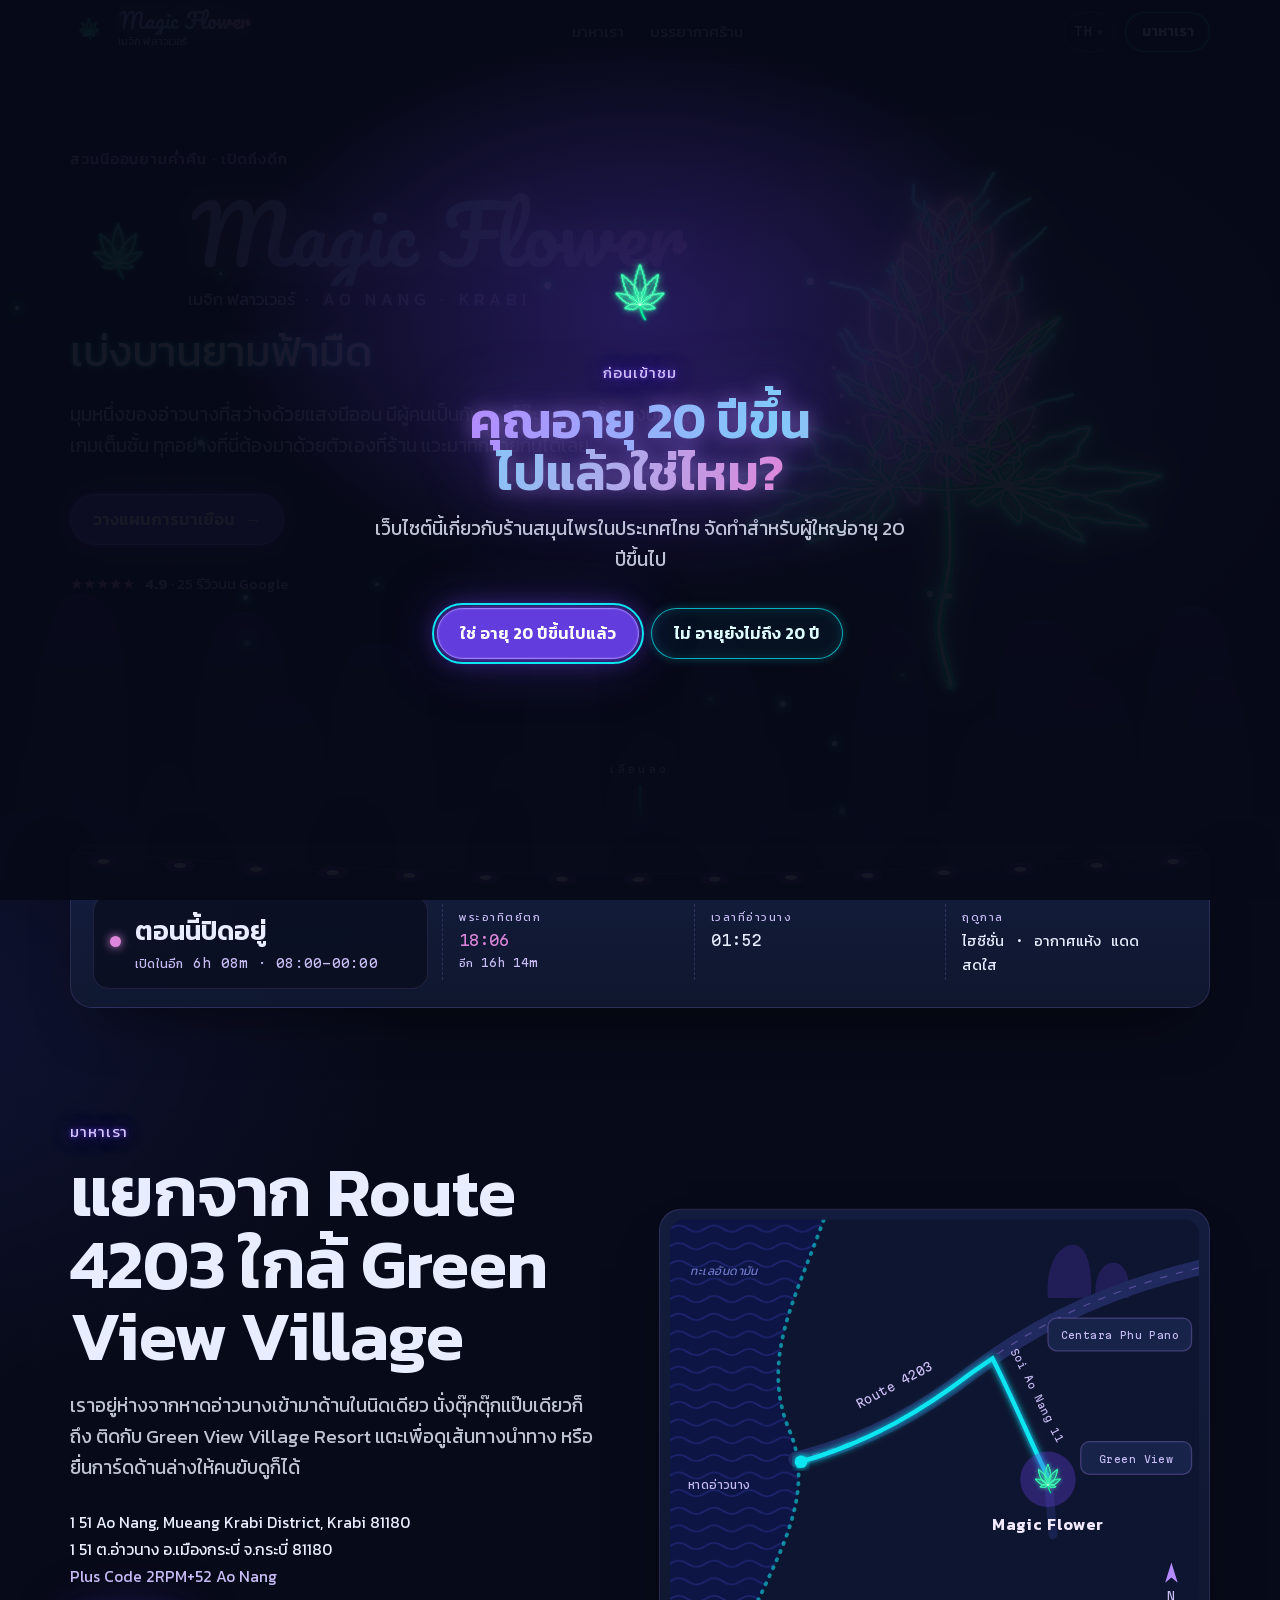
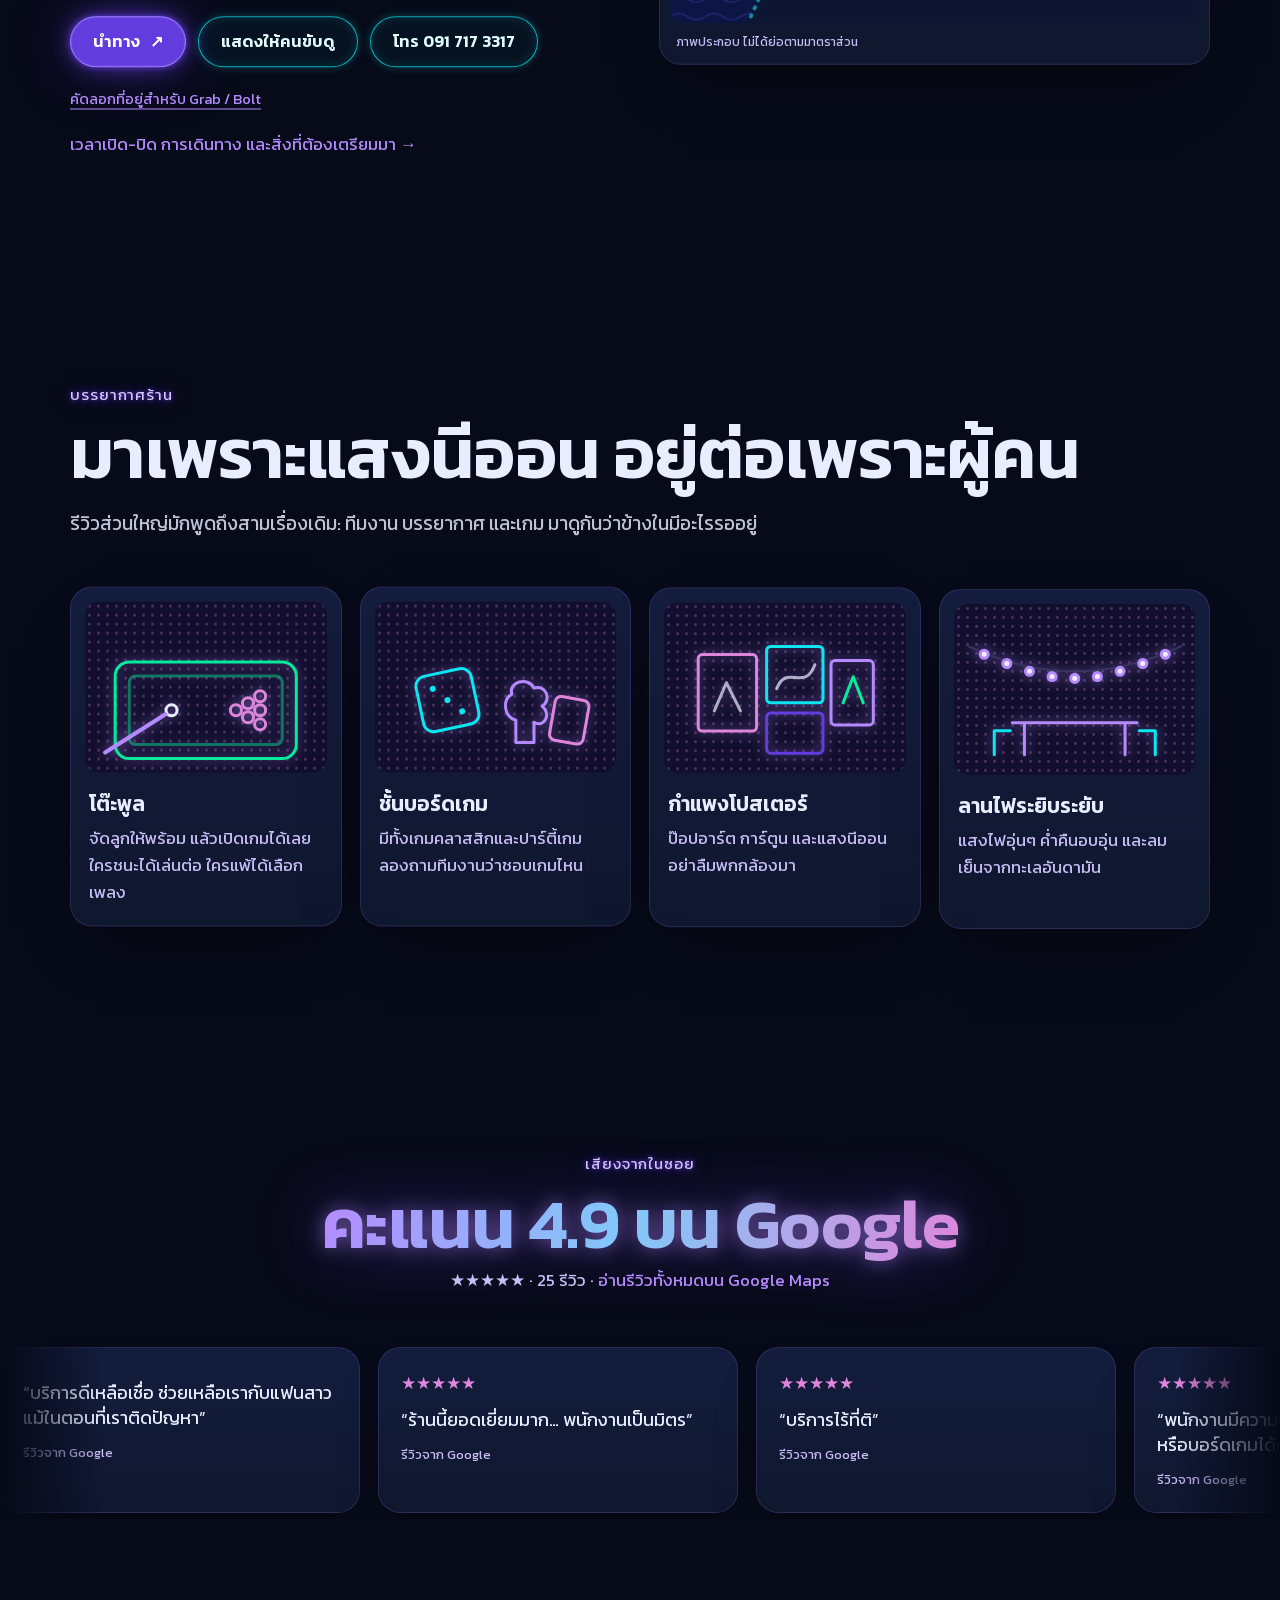
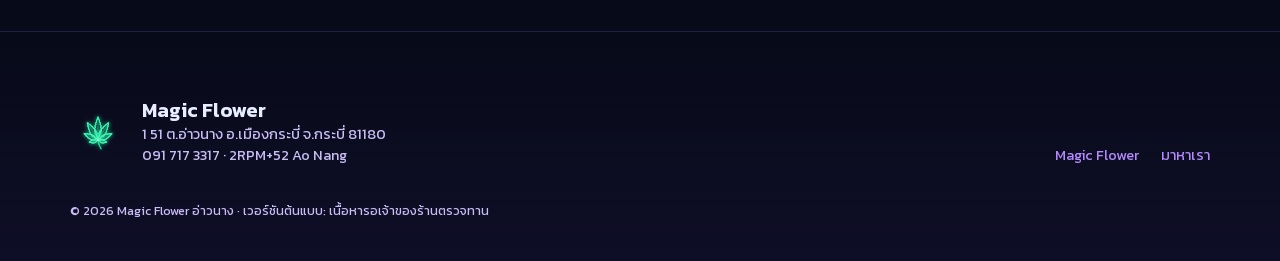
<file: th/index.html>
<!DOCTYPE html><html lang="th" class="t0kr7W_variable Pukg9a_variable _8aCJIG_variable RY3kyG_variable _1l99-q_variable kPwpCq_variable"><head><meta charSet="utf-8"/><meta name="viewport" content="width=device-width, initial-scale=1"/><link rel="preload" href="/_next/static/media/524b092e58b59866-s.p.0dpcdum4paikg.woff2" as="font" crossorigin="" type="font/woff2"/><link rel="preload" href="/_next/static/media/5d52bd6c4cb3f315-s.p.0ez3bnoxb63ra.woff2" as="font" crossorigin="" type="font/woff2"/><link rel="preload" href="/_next/static/media/a624dffa201843ff-s.p.2xocl9mu6olar.woff2" as="font" crossorigin="" type="font/woff2"/><link rel="stylesheet" href="/_next/static/chunks/0il991kbuue2v.css" data-precedence="next"/><link rel="preload" as="script" fetchPriority="low" href="/_next/static/chunks/19wg2q9r2_sev.js"/><script src="/_next/static/chunks/1c0mhc5ebbn3y.js" async=""></script><script src="/_next/static/chunks/01s_f_3qlcqtb.js" async=""></script><script src="/_next/static/chunks/turbopack-3-ry682tkyiqk.js" async=""></script><script src="/_next/static/chunks/0umf92h1sb77c.js" async=""></script><script src="/_next/static/chunks/1rx-scnret2dr.js" async=""></script><script src="/_next/static/chunks/2eat9ag_m4u0t.js" async=""></script><script src="/_next/static/chunks/1uftyivyzfm8-.js" async=""></script><meta name="theme-color" content="#070A18"/><title>Magic Flower อ่าวนาง · สวนนีออนยามค่ำคืนในกระบี่</title><meta name="description" content="Magic Flower คือร้านสมุนไพรและมุมนั่งชิลแสงนีออนในอ่าวนาง จังหวัดกระบี่ มีโต๊ะพูล บอร์ดเกม และผู้คนที่เป็นกันเอง วางแผนการมาเยือน แล้วมาหาเราได้ใกล้ Route 4203"/><link rel="manifest" href="/manifest.webmanifest"/><meta name="robots" content="noindex, nofollow"/><link rel="canonical" href="https://magicflower.mediawaterhole.com/th/"/><link rel="alternate" hrefLang="en" href="https://magicflower.mediawaterhole.com/"/><link rel="alternate" hrefLang="th" href="https://magicflower.mediawaterhole.com/th/"/><link rel="alternate" hrefLang="de" href="https://magicflower.mediawaterhole.com/de/"/><link rel="alternate" hrefLang="fr" href="https://magicflower.mediawaterhole.com/fr/"/><link rel="alternate" hrefLang="x-default" href="https://magicflower.mediawaterhole.com/"/><link rel="icon" href="/icon.svg?icon.2z9hjhtkv5s27.svg" sizes="any" type="image/svg+xml"/><meta name="next-size-adjust" content=""/><script>(function(){var d=document.documentElement;d.classList.add('js');
if(!window.matchMedia('(prefers-reduced-motion: reduce)').matches)d.classList.add('motion-ok');
try{var t=Number(localStorage.getItem('mf-age-ok'));if(t&&Date.now()-t<2592e6)d.dataset.ageOk='1'}catch(e){}})();</script><script src="/_next/static/chunks/0cz1d0mv5g_q7.js" noModule=""></script></head><body><div hidden=""><!--$--><!--/$--></div><svg width="0" height="0" aria-hidden="true" focusable="false" style="position:absolute;overflow:hidden"><defs><filter id="leaf-glow" x="-50%" y="-50%" width="200%" height="200%"><feGaussianBlur stdDeviation="3" result="b1"></feGaussianBlur><feGaussianBlur stdDeviation="9" result="b2"></feGaussianBlur><feMerge><feMergeNode in="b2"></feMergeNode><feMergeNode in="b1"></feMergeNode><feMergeNode in="SourceGraphic"></feMergeNode></feMerge></filter><symbol id="leaf-mark" viewBox="-120 -120 240 240"><g transform="translate(0 40)" filter="url(#leaf-glow)" fill="none" stroke-linejoin="round" stroke-linecap="round"><g stroke="#07EA99" stroke-width="4.5"><path d="M0,0 L0.8,-6.9 L2.1,-11.1 L5.3,-18.1 L6.8,-22.2 L11.9,-29.2 L11.5,-33.3 L14.9,-40.3 L12,-44.4 L14.7,-51.4 L11.2,-55.6 L13,-62.5 L9.3,-66.7 L10.1,-73.6 L6.6,-77.8 L6.3,-84.7 L3.4,-88.9 L2.2,-95.8 L0,-100 L-2.2,-95.8 L-3.4,-88.9 L-6.3,-84.7 L-6.6,-77.8 L-10.1,-73.6 L-9.3,-66.7 L-13,-62.5 L-11.2,-55.6 L-14.7,-51.4 L-12,-44.4 L-14.9,-40.3 L-11.5,-33.3 L-11.9,-29.2 L-6.8,-22.2 L-5.3,-18.1 L-2.1,-11.1 L-0.8,-6.9 Z" transform="rotate(0)"></path><path d="M0,0 L0.9,-6.9 L2.3,-11 L5.8,-17.9 L7.3,-22 L12.6,-28.9 L10.7,-33 L13.5,-39.9 L10.6,-44 L12.5,-50.9 L9.1,-55 L10,-61.9 L6.6,-66 L6.4,-72.9 L3.5,-77 L2.2,-83.9 L0,-88 L-2.2,-83.9 L-3.5,-77 L-6.4,-72.9 L-6.6,-66 L-10,-61.9 L-9.1,-55 L-12.5,-50.9 L-10.6,-44 L-13.5,-39.9 L-10.7,-33 L-12.6,-28.9 L-7.3,-22 L-5.8,-17.9 L-2.3,-11 L-0.9,-6.9 Z" transform="rotate(31)"></path><path d="M0,0 L0.9,-6.9 L2.3,-11 L5.8,-17.9 L7.3,-22 L12.6,-28.9 L10.7,-33 L13.5,-39.9 L10.6,-44 L12.5,-50.9 L9.1,-55 L10,-61.9 L6.6,-66 L6.4,-72.9 L3.5,-77 L2.2,-83.9 L0,-88 L-2.2,-83.9 L-3.5,-77 L-6.4,-72.9 L-6.6,-66 L-10,-61.9 L-9.1,-55 L-12.5,-50.9 L-10.6,-44 L-13.5,-39.9 L-10.7,-33 L-12.6,-28.9 L-7.3,-22 L-5.8,-17.9 L-2.3,-11 L-0.9,-6.9 Z" transform="rotate(-31)"></path><path d="M0,0 L0.9,-5.9 L2.4,-9.4 L5.9,-15.3 L7.3,-18.9 L10.7,-24.7 L8.8,-28.3 L10.8,-34.2 L8.1,-37.7 L9,-43.6 L6,-47.1 L5.9,-53 L3.2,-56.6 L2,-62.5 L0,-66 L-2,-62.5 L-3.2,-56.6 L-5.9,-53 L-6,-47.1 L-9,-43.6 L-8.1,-37.7 L-10.8,-34.2 L-8.8,-28.3 L-10.7,-24.7 L-7.3,-18.9 L-5.9,-15.3 L-2.4,-9.4 L-0.9,-5.9 Z" transform="rotate(64)"></path><path d="M0,0 L0.9,-5.9 L2.4,-9.4 L5.9,-15.3 L7.3,-18.9 L10.7,-24.7 L8.8,-28.3 L10.8,-34.2 L8.1,-37.7 L9,-43.6 L6,-47.1 L5.9,-53 L3.2,-56.6 L2,-62.5 L0,-66 L-2,-62.5 L-3.2,-56.6 L-5.9,-53 L-6,-47.1 L-9,-43.6 L-8.1,-37.7 L-10.8,-34.2 L-8.8,-28.3 L-10.7,-24.7 L-7.3,-18.9 L-5.9,-15.3 L-2.4,-9.4 L-0.9,-5.9 Z" transform="rotate(-64)"></path><path d="M0,0 L1.1,-4.7 L2.9,-7.6 L6.6,-12.3 L6,-15.2 L7.3,-19.9 L5.3,-22.8 L5.4,-27.5 L3,-30.4 L1.9,-35.1 L0,-38 L-1.9,-35.1 L-3,-30.4 L-5.4,-27.5 L-5.3,-22.8 L-7.3,-19.9 L-6,-15.2 L-6.6,-12.3 L-2.9,-7.6 L-1.1,-4.7 Z" transform="rotate(102)"></path><path d="M0,0 L1.1,-4.7 L2.9,-7.6 L6.6,-12.3 L6,-15.2 L7.3,-19.9 L5.3,-22.8 L5.4,-27.5 L3,-30.4 L1.9,-35.1 L0,-38 L-1.9,-35.1 L-3,-30.4 L-5.4,-27.5 L-5.3,-22.8 L-7.3,-19.9 L-6,-15.2 L-6.6,-12.3 L-2.9,-7.6 L-1.1,-4.7 Z" transform="rotate(-102)"></path><path d="M0,0 C 2,14 6,26 13,36"></path></g><g stroke="#07EA99" stroke-width="1.6" opacity="0.55"><path d="M0,-4 L0,-82" transform="rotate(0)"></path><path d="M0,-4 L0,-72.2" transform="rotate(31)"></path><path d="M0,-4 L0,-72.2" transform="rotate(-31)"></path><path d="M0,-4 L0,-54.1" transform="rotate(64)"></path><path d="M0,-4 L0,-54.1" transform="rotate(-64)"></path><path d="M0,-4 L0,-31.2" transform="rotate(102)"></path><path d="M0,-4 L0,-31.2" transform="rotate(-102)"></path></g><g stroke="#E9FFF6" stroke-width="1.2" opacity="0.85"><path d="M0,0 L0.8,-6.9 L2.1,-11.1 L5.3,-18.1 L6.8,-22.2 L11.9,-29.2 L11.5,-33.3 L14.9,-40.3 L12,-44.4 L14.7,-51.4 L11.2,-55.6 L13,-62.5 L9.3,-66.7 L10.1,-73.6 L6.6,-77.8 L6.3,-84.7 L3.4,-88.9 L2.2,-95.8 L0,-100 L-2.2,-95.8 L-3.4,-88.9 L-6.3,-84.7 L-6.6,-77.8 L-10.1,-73.6 L-9.3,-66.7 L-13,-62.5 L-11.2,-55.6 L-14.7,-51.4 L-12,-44.4 L-14.9,-40.3 L-11.5,-33.3 L-11.9,-29.2 L-6.8,-22.2 L-5.3,-18.1 L-2.1,-11.1 L-0.8,-6.9 Z" transform="rotate(0)"></path><path d="M0,0 L0.9,-6.9 L2.3,-11 L5.8,-17.9 L7.3,-22 L12.6,-28.9 L10.7,-33 L13.5,-39.9 L10.6,-44 L12.5,-50.9 L9.1,-55 L10,-61.9 L6.6,-66 L6.4,-72.9 L3.5,-77 L2.2,-83.9 L0,-88 L-2.2,-83.9 L-3.5,-77 L-6.4,-72.9 L-6.6,-66 L-10,-61.9 L-9.1,-55 L-12.5,-50.9 L-10.6,-44 L-13.5,-39.9 L-10.7,-33 L-12.6,-28.9 L-7.3,-22 L-5.8,-17.9 L-2.3,-11 L-0.9,-6.9 Z" transform="rotate(31)"></path><path d="M0,0 L0.9,-6.9 L2.3,-11 L5.8,-17.9 L7.3,-22 L12.6,-28.9 L10.7,-33 L13.5,-39.9 L10.6,-44 L12.5,-50.9 L9.1,-55 L10,-61.9 L6.6,-66 L6.4,-72.9 L3.5,-77 L2.2,-83.9 L0,-88 L-2.2,-83.9 L-3.5,-77 L-6.4,-72.9 L-6.6,-66 L-10,-61.9 L-9.1,-55 L-12.5,-50.9 L-10.6,-44 L-13.5,-39.9 L-10.7,-33 L-12.6,-28.9 L-7.3,-22 L-5.8,-17.9 L-2.3,-11 L-0.9,-6.9 Z" transform="rotate(-31)"></path><path d="M0,0 L0.9,-5.9 L2.4,-9.4 L5.9,-15.3 L7.3,-18.9 L10.7,-24.7 L8.8,-28.3 L10.8,-34.2 L8.1,-37.7 L9,-43.6 L6,-47.1 L5.9,-53 L3.2,-56.6 L2,-62.5 L0,-66 L-2,-62.5 L-3.2,-56.6 L-5.9,-53 L-6,-47.1 L-9,-43.6 L-8.1,-37.7 L-10.8,-34.2 L-8.8,-28.3 L-10.7,-24.7 L-7.3,-18.9 L-5.9,-15.3 L-2.4,-9.4 L-0.9,-5.9 Z" transform="rotate(64)"></path><path d="M0,0 L0.9,-5.9 L2.4,-9.4 L5.9,-15.3 L7.3,-18.9 L10.7,-24.7 L8.8,-28.3 L10.8,-34.2 L8.1,-37.7 L9,-43.6 L6,-47.1 L5.9,-53 L3.2,-56.6 L2,-62.5 L0,-66 L-2,-62.5 L-3.2,-56.6 L-5.9,-53 L-6,-47.1 L-9,-43.6 L-8.1,-37.7 L-10.8,-34.2 L-8.8,-28.3 L-10.7,-24.7 L-7.3,-18.9 L-5.9,-15.3 L-2.4,-9.4 L-0.9,-5.9 Z" transform="rotate(-64)"></path><path d="M0,0 L1.1,-4.7 L2.9,-7.6 L6.6,-12.3 L6,-15.2 L7.3,-19.9 L5.3,-22.8 L5.4,-27.5 L3,-30.4 L1.9,-35.1 L0,-38 L-1.9,-35.1 L-3,-30.4 L-5.4,-27.5 L-5.3,-22.8 L-7.3,-19.9 L-6,-15.2 L-6.6,-12.3 L-2.9,-7.6 L-1.1,-4.7 Z" transform="rotate(102)"></path><path d="M0,0 L1.1,-4.7 L2.9,-7.6 L6.6,-12.3 L6,-15.2 L7.3,-19.9 L5.3,-22.8 L5.4,-27.5 L3,-30.4 L1.9,-35.1 L0,-38 L-1.9,-35.1 L-3,-30.4 L-5.4,-27.5 L-5.3,-22.8 L-7.3,-19.9 L-6,-15.2 L-6.6,-12.3 L-2.9,-7.6 L-1.1,-4.7 Z" transform="rotate(-102)"></path></g></g></symbol></defs></svg><div class="age-gate" data-lenis-prevent="true" role="dialog" aria-modal="true" aria-labelledby="age-title"><div class="age-gate__panel"><svg width="96" height="96" style="width:96px;height:96px;flex-shrink:0" class="flicker-on" aria-hidden="true"><use href="#leaf-mark" width="100%" height="100%"></use></svg><p class="kicker mt-6">ก่อนเข้าชม</p><h2 id="age-title" class="h-display mt-2" style="font-size:clamp(2rem, 7vw, 3.2rem)"><span class="sign-text">คุณอายุ 20 ปีขึ้นไปแล้วใช่ไหม?</span></h2><p class="lede mt-4">เว็บไซต์นี้เกี่ยวกับร้านสมุนไพรในประเทศไทย จัดทำสำหรับผู้ใหญ่อายุ 20 ปีขึ้นไป</p><div class="mt-8 flex flex-wrap justify-center gap-3"><a href="#enter" class="btn btn-primary">ใช่ อายุ 20 ปีขึ้นไปแล้ว</a><button type="button" class="btn btn-ghost">ไม่ อายุยังไม่ถึง 20 ปี</button></div></div></div><span id="enter" hidden=""></span><div id="site"><header class="site-header"><div class="container site-header__inner"><a href="#top" aria-label="Magic Flower หน้าแรก" class="no-underline"><span class="wordmark "><svg width="38" height="38" style="width:38px;height:38px;flex-shrink:0" aria-hidden="true"><use href="#leaf-mark" width="100%" height="100%"></use></svg><span class="wordmark__text"><span class="wordmark__name sign-text">Magic Flower</span><span class="wordmark__sub"><span lang="th" class="font-thai">เมจิก ฟลาวเวอร์</span></span></span></span></a><nav aria-label="หัวข้อ" class="site-header__nav"><a href="/th/visit/">มาหาเรา</a><a href="#space">บรรยากาศร้าน</a></nav><div class="site-header__end"><details class="lang"><summary aria-label="TH, ภาษา: ไทย"><span aria-hidden="true">TH</span><span class="lang__caret" aria-hidden="true">▾</span></summary><ul class="lang__menu card"><li><a href="/" lang="en" hrefLang="en">English</a></li><li><a href="/th/" lang="th" hrefLang="th" aria-current="page">ไทย</a></li><li><a href="/de/" lang="de" hrefLang="de">Deutsch</a></li><li><a href="/fr/" lang="fr" hrefLang="fr">Français</a></li></ul></details><a href="/th/visit/" class="btn btn-ghost site-header__cta" aria-label="มาหาเรา"><svg viewBox="0 0 24 24" class="site-header__pin" aria-hidden="true"><path d="M12 21s-6.5-5.6-6.5-11a6.5 6.5 0 0 1 13 0c0 5.4-6.5 11-6.5 11Zm0-8.5a2.5 2.5 0 1 0 0-5 2.5 2.5 0 0 0 0 5Z"></path></svg><span class="site-header__cta-label">มาหาเรา</span></a></div></div></header><main><section id="top" class="hero"><div class="hero__glow" aria-hidden="true"></div><div class="hero-bloom" aria-hidden="true"><div class="hero-bloom__static"><svg viewBox="-240 -240 480 480" style="width:100%;height:100%;flex-shrink:0" aria-hidden="true"><defs><linearGradient id="hero-grad" x1="0" y1="-14" x2="0" y2="-149" gradientUnits="userSpaceOnUse"><stop offset="0" stop-color="#B48AFE"></stop><stop offset="1" stop-color="#DE86DB"></stop></linearGradient><filter id="hero-glow" filterUnits="userSpaceOnUse" x="-240" y="-240" width="480" height="480"><feGaussianBlur stdDeviation="4" result="b1"></feGaussianBlur><feGaussianBlur stdDeviation="12" result="b2"></feGaussianBlur><feMerge><feMergeNode in="b2"></feMergeNode><feMergeNode in="b1"></feMergeNode><feMergeNode in="SourceGraphic"></feMergeNode></feMerge></filter><path id="hero-stem" d="M0,28c1,21 3,44 2,63c-1,19 -8,36 -8,52c0,16 6,29 9,43"></path><path id="hero-leaves-back" d="M0,11l-2,-9 -3,-7 -7,-10 1,-4 -2,-9 3,-2 0,-7 5,-2 2,-6 3,-2 3,5 2,8 4,6 0,7 4,5 -2,7 1,5 -7,4 -3,3zM0,40c0,-10 0,-19 0,-29M0,11l-7,-9 -6,-5 -11,-9 -2,-5 -7,-8 0,-4 -5,-8 0,-5 -3,-7 0,-4 6,5 6,7 7,5 5,8 6,5 3,8 4,4 0,8 0,5zM0,11l4,-5 0,-5 0,-8 4,-1 3,-5 6,1 5,-4 6,1 6,-2 5,1 0,4 -3,4 1,5 -5,3 0,4 -7,2 -2,3 -10,-1 -6,0zM0,11l-10,-6 -7,-3 -11,-5 -5,-5 -9,-7 -3,-5 -8,-8 -4,-5 7,3 10,6 7,2 8,7 7,4 6,8 4,6zM0,11l8,-1 4,-2 6,-3 6,2 8,1 7,3 9,3 6,3 -3,2 -7,0 -4,3 -8,-2 -4,1 -11,-4 -7,-4zM0,11l-7,-1 -4,1 -7,-1 -6,-3 -8,-4 -5,-3 4,-1 8,1 4,-1 8,4 5,3zM0,11l8,3 5,0 8,4 4,4 7,5 4,4 -5,0 -8,-4 -5,-1 -7,-5 -4,-5z"></path><path id="hero-bud" d="M0,28c-3,0 -6,-2 -8,-4c-1,-2 -1,-5 -1,-7c0,-2 2,-5 3,-7c2,-2 4,-6 6,-6c2,0 5,4 6,6c2,2 3,5 3,7c0,2 1,5 -1,7c-1,2 -5,4 -8,4zM-20,41c0,3 -1,7 -2,8c-1,1 -4,-1 -6,-3c-2,-2 -4,-6 -6,-9c-2,-3 -5,-8 -5,-10c0,-2 2,-2 4,-3c2,0 4,-1 6,0c2,1 5,3 6,6c2,3 3,8 3,11zM30,27c1,0 4,-3 6,-5c3,-2 6,-6 9,-9c3,-3 6,-6 9,-8c3,-2 7,-6 7,-6c0,0 -5,4 -8,7c-3,3 -8,7 -11,10c-3,3 -7,6 -9,8c-2,2 -3,3 -3,3zM-24,16c-2,2 -6,3 -9,2c-3,-1 -5,-4 -7,-7c-2,-3 -2,-7 -3,-11c0,-4 -1,-9 0,-11c2,-1 6,1 9,2c3,1 7,4 9,6c2,3 5,6 5,9c0,3 -2,8 -4,10zM6,30c4,3 9,5 11,5c3,0 4,-2 4,-4c0,-2 -1,-6 -3,-9c-1,-3 -3,-8 -6,-10c-2,-2 -6,-1 -9,-1c-3,0 -6,1 -7,2c-1,2 -2,4 0,7c2,3 7,8 10,10zM17,3c-4,0 -7,-5 -8,-8c-1,-3 1,-8 3,-12c2,-4 6,-9 10,-13c4,-3 9,-8 12,-8c3,0 3,6 4,10c1,4 1,10 0,14c-1,4 -3,9 -7,12c-3,3 -10,6 -14,5zM-33,10c-2,3 -7,6 -11,6c-3,0 -7,-3 -10,-6c-3,-3 -5,-9 -6,-13c-1,-4 -4,-11 -2,-13c2,-2 8,-1 12,0c4,1 9,2 12,4c3,2 6,5 7,9c1,4 0,10 -2,13zM31,7c3,1 11,0 15,-2c4,-2 8,-6 11,-9c3,-3 5,-7 6,-10c1,-3 4,-8 1,-9c-2,0 -11,4 -16,6c-5,3 -11,6 -15,9c-4,3 -7,8 -7,10c0,3 2,5 5,5zM-12,-14c-1,2 -3,2 -4,0c-1,-1 -2,-5 -3,-9c-1,-4 -1,-9 -1,-13c0,-4 -1,-10 0,-11c1,-1 4,2 5,4c2,2 3,6 4,9c1,3 2,8 2,11c0,3 -2,8 -3,9zM-14,2c2,4 3,8 3,8c0,0 -1,-3 -3,-6c-2,-3 -5,-8 -7,-13c-2,-5 -6,-12 -7,-15c-1,-3 0,-1 0,-1c0,1 1,2 2,4c1,2 3,5 5,9c2,4 5,10 7,14zM32,-19c-1,-1 -1,-4 0,-8c1,-3 5,-8 8,-13c3,-4 8,-10 12,-14c4,-4 10,-9 11,-9c1,0 -2,7 -4,11c-2,5 -5,11 -8,16c-3,5 -8,10 -11,13c-3,3 -7,5 -8,4zM-34,-23c-3,3 -9,4 -13,3c-4,-1 -8,-5 -10,-9c-2,-4 -3,-10 -4,-15c0,-5 -1,-12 1,-14c3,-2 10,1 14,3c5,2 10,5 13,8c3,3 6,8 6,12c0,4 -4,10 -7,12zM19,-15c5,2 13,2 17,1c4,-1 8,-4 9,-8c1,-4 0,-9 -1,-14c-1,-4 -2,-11 -6,-13c-4,-1 -11,2 -16,4c-5,2 -10,5 -13,8c-3,3 -5,8 -3,12c2,4 8,8 13,10zM7,-40c-5,0 -12,-5 -15,-9c-3,-4 -2,-11 -1,-16c2,-5 6,-11 10,-16c4,-5 9,-12 13,-12c4,0 7,7 10,12c3,5 6,12 6,18c0,6 -1,12 -5,16c-4,4 -12,7 -18,7zM-30,-30c-1,4 -5,6 -8,6c-3,0 -5,-4 -8,-8c-2,-4 -5,-11 -7,-17c-2,-5 -4,-13 -3,-16c1,-2 7,0 10,1c4,1 8,4 11,7c3,3 5,8 6,12c1,5 1,12 -1,15zM35,-40c2,0 7,-3 11,-6c4,-3 8,-9 11,-14c3,-5 6,-10 8,-14c2,-4 6,-11 4,-11c-1,0 -8,7 -13,11c-5,4 -11,9 -15,14c-4,5 -8,11 -9,14c-1,3 1,6 3,6zM-21,-54c-3,2 -7,2 -10,0c-3,-2 -5,-7 -6,-11c-1,-4 -1,-10 -1,-15c0,-4 0,-11 2,-12c2,-1 6,3 9,5c3,3 7,6 9,10c2,4 4,9 3,13c0,4 -3,8 -6,10zM-1,-43c4,3 8,5 10,4c2,-1 3,-6 2,-10c0,-4 -3,-11 -5,-16c-2,-5 -6,-14 -9,-16c-3,-2 -5,1 -7,3c-2,2 -5,5 -5,8c0,4 1,9 3,13c2,5 8,11 11,14zM22,-64c-3,0 -6,-5 -7,-9c0,-4 1,-11 4,-16c3,-5 8,-11 12,-16c4,-5 10,-12 12,-12c3,0 3,9 3,14c0,5 0,12 -2,17c-2,6 -4,12 -8,16c-4,4 -10,7 -14,6zM-31,-63c-3,3 -10,3 -14,2c-4,-1 -8,-6 -10,-10c-2,-4 -3,-11 -3,-16c0,-5 -1,-14 2,-16c3,-2 10,2 14,4c5,2 10,5 13,9c3,4 5,10 5,14c0,5 -3,11 -7,13zM24,-64c5,1 13,-1 17,-4c5,-3 8,-7 10,-12c2,-4 2,-10 1,-15c-1,-5 -1,-13 -5,-14c-3,-1 -11,5 -16,9c-5,4 -12,9 -15,13c-3,5 -5,10 -4,14c1,4 7,8 12,9zM-4,-82c-1,1 -1,0 -2,-2c0,-2 -1,-6 -1,-10c0,-4 0,-10 0,-14c0,-4 1,-10 1,-11c1,-1 2,3 2,6c1,3 1,7 1,11c0,4 1,9 1,12c0,3 -1,7 -2,8zM-16,-75c0,3 0,4 -1,3c-1,-1 -2,-5 -4,-10c-1,-4 -3,-11 -5,-17c-2,-5 -5,-14 -5,-16c0,-2 3,2 4,4c1,2 3,5 4,9c1,4 3,9 4,13c1,5 3,11 3,14zM25,-88c0,0 2,-3 4,-7c2,-4 5,-10 7,-15c2,-5 5,-10 7,-15c2,-4 6,-12 6,-12c0,0 -4,7 -6,12c-2,5 -5,12 -8,17c-3,5 -6,12 -8,15c-2,3 -2,5 -2,5zM-20,-95c-3,2 -10,1 -13,-1c-3,-2 -5,-6 -6,-10c-1,-4 0,-9 0,-14c1,-4 1,-12 3,-13c2,-1 8,3 11,6c4,3 8,6 10,10c2,4 4,8 3,12c-1,4 -4,9 -8,10zM7,-94c4,2 11,2 14,0c3,-2 5,-6 5,-11c0,-4 -2,-11 -4,-16c-2,-5 -5,-13 -8,-14c-3,-1 -9,4 -12,7c-3,3 -7,7 -8,11c-1,4 -1,9 1,13c2,4 8,8 12,10zM8,-107c-4,0 -10,-4 -12,-8c-2,-4 -1,-10 0,-15c2,-5 6,-11 9,-16c4,-5 9,-12 12,-12c3,0 5,8 7,13c2,5 4,11 4,16c0,5 -2,11 -5,15c-3,4 -10,7 -15,7zM-16,-109c-2,2 -6,3 -9,1c-3,-1 -6,-6 -7,-10c-1,-4 -1,-9 -1,-14c0,-4 -1,-12 1,-13c2,-1 6,3 9,5c3,2 6,6 8,9c2,4 4,8 4,12c0,4 -3,8 -5,10zM14,-115c3,0 9,-2 12,-5c3,-3 6,-8 7,-12c1,-4 1,-10 1,-14c0,-4 0,-11 -2,-11c-2,0 -7,6 -11,10c-3,4 -8,9 -10,13c-2,4 -4,10 -4,13c1,3 4,6 7,6zM-6,-124c-2,1 -5,0 -6,-2c-1,-2 -2,-5 -2,-9c0,-3 0,-8 0,-12c0,-3 1,-8 2,-9c1,0 4,4 6,6c2,3 3,6 4,9c1,3 2,7 1,10c-1,3 -3,6 -5,7zM-3,-126c2,2 4,2 5,0c1,-2 1,-6 0,-10c-1,-4 -3,-9 -4,-13c-1,-4 -3,-11 -4,-12c-1,-1 -2,3 -3,5c-1,2 -1,6 -1,9c0,4 1,9 2,12c1,4 3,8 5,9zM6,-134c-1,0 -2,-4 -2,-7c0,-3 2,-8 3,-12c1,-4 3,-9 5,-13c2,-4 5,-10 6,-10c1,0 1,6 1,10c0,4 -1,10 -2,14c-1,5 -3,10 -5,13c-2,3 -5,5 -6,5zM-5,-140c-3,1 -7,1 -10,-1c-2,-2 -4,-6 -5,-9c-1,-3 0,-7 1,-11c1,-3 2,-9 4,-10c2,-1 6,4 9,6c3,2 6,5 7,8c1,3 2,7 1,10c-1,3 -4,6 -7,7zM1,-146c3,1 9,0 11,-2c3,-2 4,-6 4,-10c0,-4 -1,-8 -2,-12c-1,-3 -3,-9 -6,-9c-2,0 -6,4 -9,7c-3,3 -6,7 -7,10c-1,3 -1,7 0,10c2,3 6,5 9,6z"></path><path id="hero-leaves-front" d="M17,49l6,-4 5,-4 7,-5 2,0 6,-3 1,2 4,-1 1,1 -5,4 -7,4 -5,4 -5,2 -4,2 -2,-1 -1,-2zM9,-6l1,-7 -2,-4 -1,-6 2,-5 2,-7 3,-5 3,-8 3,-5 1,4 0,6 1,3 -2,8 1,4 -5,8 -3,6zM-37,-16l-5,-5 -2,-4 -3,-6 -6,-2 -7,-5 -7,-2 -8,-5 -7,-2 2,4 6,6 2,4 8,4 2,3 10,4 7,2zM39,-52l8,-5 6,-3 8,-5 4,-4 7,-5 3,-5 6,-6 3,-4 -6,3 -7,5 -6,3 -7,6 -5,3 -5,7 -3,4zM-19,-88l-5,-7 -3,-5 -5,-7 -1,-4 -4,-7 -1,-3 -3,-6 0,-3 3,4 4,7 3,5 3,6 3,4 2,6 1,4zM-1,-106l1,-4 2,-2 2,-3 -1,-4 0,-6 -3,-4 -1,-7 -3,-5 -2,3 -1,5 -2,2 1,5 -1,3 3,7 3,4zM-43,37l-12,-2 -7,-4 -10,-7 -9,1 -13,-4 -11,3 -15,-1 -12,3 -16,1 -12,2 8,4 15,3 7,4 15,1 7,3 15,-1 8,2 17,-5 10,-2zM0,40c-14,-1 -29,-2 -43,-3M-43,37l-5,-6 -2,-5 0,-10 -6,-2 -5,-7 -8,-1 -8,-6 -10,-1 -11,-5 -9,-1 2,6 6,7 1,7 9,5 1,6 10,4 4,3 14,1 8,1zM-43,37l-13,2 -9,0 -14,-1 -8,3 -13,2 -8,5 -13,3 -7,6 -14,4 -7,5 9,0 14,-2 9,0 13,-4 8,1 13,-5 8,-2 12,-8 7,-4zM-43,37l3,-8 4,-5 6,-9 -2,-4 1,-8 -5,-4 -2,-8 -5,-4 -4,6 -3,9 -5,5 1,8 -2,6 6,6 4,3zM-43,37l-11,6 -9,2 -13,5 -4,5 -10,6 -2,5 -8,7 -2,5 8,-3 10,-6 8,-2 9,-6 7,-3 6,-8 3,-6zM-43,37l8,-5 6,-3 8,-5 1,-4 5,-6 0,-5 -6,3 -8,6 -6,2 -4,7 -1,4zM-43,37l-5,6 -5,4 -4,6 2,3 -1,5 2,3 5,-4 4,-5 4,-4 1,-5 -2,-3zM43,37l15,1 10,2 17,5 8,-2 15,1 7,-3 15,-1 7,-4 15,-3 8,-4 -12,-2 -16,-1 -12,-3 -15,1 -11,-3 -13,4 -9,-1 -10,7 -7,4zM0,40c14,-1 29,-2 43,-3M43,37l13,5 7,4 12,8 8,2 13,5 8,-1 13,4 9,0 14,2 9,0 -7,-5 -14,-4 -7,-6 -13,-3 -8,-5 -13,-2 -8,-3 -14,1 -9,0zM43,37l9,-4 8,-1 14,-1 4,-3 10,-4 1,-6 9,-5 1,-7 6,-7 2,-6 -9,1 -11,5 -10,1 -8,6 -8,1 -5,7 -6,2 0,10 -2,5zM43,37l8,7 3,6 6,8 7,3 9,6 8,2 10,6 8,3 -2,-5 -8,-7 -2,-5 -10,-6 -4,-5 -13,-5 -9,-2zM43,37l3,-7 4,-3 6,-6 -2,-6 1,-8 -5,-5 -3,-9 -4,-6 -5,4 -2,8 -5,4 1,8 -2,4 6,9 4,5zM43,37l-1,6 -2,3 1,5 4,4 4,5 5,4 2,-3 -1,-5 2,-3 -4,-6 -5,-4zM43,37l-3,-6 -1,-4 -4,-7 -6,-2 -8,-6 -6,-3 0,5 5,6 1,4 8,5 6,3z"></path><path id="hero-pistils" d="M11,13c0,-1 0,-1 0,-2c0,0 0,-1 1,-1c1,0 2,1 4,2c2,1 4,1 6,2M33,-35c1,-2 1,-3 2,-5c1,-1 1,-3 2,-4c1,-1 4,-3 6,-4c2,-1 4,-3 6,-4M61,-20c2,-1 4,-3 6,-4c2,-1 4,-2 7,-3c3,-1 7,-1 10,-2c3,-1 7,-2 10,-3M-19,-45c-1,-1 -1,-2 -2,-3c-1,-1 -2,-2 -2,-4c0,-1 0,-3 0,-5c0,-2 0,-4 0,-6M60,-60c2,-1 4,-3 6,-4c2,-1 4,-2 6,-4c2,-1 3,-3 4,-5c1,-1 3,-3 4,-4M-58,-55c-3,-1 -5,-2 -8,-4c-2,-1 -5,-3 -7,-5c-2,-2 -2,-5 -3,-7c-1,-2 -3,-5 -4,-7M14,-89c1,-2 1,-3 2,-5c1,-1 2,-3 2,-4c0,-1 -2,-2 -3,-4c-1,-1 -2,-3 -3,-5M-54,-62c-2,-1 -4,-1 -6,-2c-2,-1 -5,-1 -7,-3c-2,-2 -2,-5 -4,-7c-1,-2 -3,-5 -5,-7M-35,-89c-1,-2 -2,-5 -3,-7c-1,-2 -2,-4 -4,-6c-2,-2 -5,-3 -7,-5c-2,-1 -5,-3 -7,-4M-3,-78c0,-1 1,-1 1,-2c0,-1 1,-2 0,-3c0,-1 -2,-3 -3,-5c-1,-2 -3,-4 -4,-6M-54,-99c-2,-2 -4,-4 -6,-6c-2,-2 -3,-5 -6,-6c-3,-1 -6,-1 -10,-2c-3,-1 -7,-2 -11,-3M45,-105c2,-1 4,-2 6,-3c2,-1 4,-2 5,-3c1,-1 0,-3 0,-5c0,-1 0,-3 0,-4M-29,-112c-1,-2 -3,-3 -4,-5c-1,-1 -3,-3 -4,-4c-1,-1 -3,-1 -4,-2c-1,-1 -3,-1 -4,-2M47,-133c2,-2 5,-4 7,-6c2,-2 4,-3 6,-5c2,-2 5,-4 7,-6c2,-2 5,-5 7,-7M13,-131c0,-2 0,-3 0,-5c0,-1 0,-3 1,-4c1,-1 4,-2 6,-3c2,-1 5,-1 7,-2M16,-154c0,-2 1,-4 1,-6c1,-2 1,-3 2,-5c1,-2 4,-4 6,-6c2,-2 4,-4 6,-6M30,-154c2,-2 4,-4 6,-6c2,-2 3,-5 6,-7c3,-2 7,-4 10,-6c3,-2 7,-4 10,-6M-11,-154c-1,-2 -2,-3 -3,-5c-1,-2 -2,-3 -3,-5c0,-2 0,-5 0,-7c0,-2 0,-4 0,-6M17,-172c2,-2 4,-5 6,-7c2,-2 4,-4 5,-6c1,-2 2,-5 3,-7c1,-2 3,-4 4,-6M-14,-168c-2,-1 -4,-2 -6,-4c-2,-1 -4,-3 -5,-5c-1,-2 0,-4 0,-6c0,-2 0,-4 0,-6M0,-138c1,-2 3,-4 4,-6c1,-2 3,-5 3,-7c0,-2 -1,-4 -2,-6c-1,-2 -2,-4 -3,-6M0,-138c2,-2 3,-5 5,-7c2,-2 4,-5 6,-7c2,-2 4,-5 6,-7c2,-2 4,-4 6,-6M0,-138c0,-3 0,-5 0,-8c0,-2 -1,-4 0,-7c1,-2 4,-5 6,-8c2,-2 3,-5 5,-7M0,-138c-2,-2 -4,-5 -6,-7c-2,-2 -4,-4 -5,-7c-1,-2 -1,-5 -2,-8c-1,-3 -1,-5 -2,-8M0,-138c-1,-2 -2,-4 -3,-6c-1,-2 -2,-5 -4,-7c-2,-2 -4,-5 -7,-7c-2,-2 -5,-5 -8,-7"></path></defs><g filter="url(#hero-glow)" fill="none" stroke-linejoin="round" stroke-linecap="round"><use href="#hero-stem" stroke="#07EA99" stroke-width="7.28269373772677"></use><use href="#hero-leaves-back" stroke="#07EA99" stroke-width="4.634441469462491"></use><use href="#hero-bud" stroke="url(#hero-grad)" stroke-width="4.965473002995526"></use><use href="#hero-leaves-front" stroke="#07EA99" stroke-width="4.634441469462491"></use><use href="#hero-pistils" stroke="#0BE6F0" stroke-width="2.9792838017973153"></use><g opacity="0.85"><use href="#hero-stem" stroke="#E9FFF6" stroke-width="2.5209324476746513"></use><use href="#hero-leaves-back" stroke="#E9FFF6" stroke-width="1.6042297394293237"></use><use href="#hero-bud" stroke="#F6F0FF" stroke-width="1.7188175779599897"></use><use href="#hero-leaves-front" stroke="#E9FFF6" stroke-width="1.6042297394293237"></use><use href="#hero-pistils" stroke="#E6FDFF" stroke-width="1.0312905467759936"></use></g><path d="M0,53h0M-5,-138h0M-27,-106h0M-58,-77h0M-85,-52h0M-79,-31h0M-74,-11h0M-53,13h0M-11,-139h0M-8,-116h0M7,-95h0M33,-72h0M60,-44h0M65,-8h0M65,32h0M24,-132h0M47,-100h0M45,-66h0M34,-28h0M8,9h0M-24,41h0M-35,62h0M-22,-125h0M-51,-97h0" stroke="#E6D9FF" stroke-width="3"></path></g></svg></div></div><div class="container hero__inner"><p class="kicker">สวนนีออนยามค่ำคืน · เปิดถึงดึก</p><div class="mt-4"><h1 class="wordmark wordmark--lg"><svg style="width:clamp(56px, 9vw, 96px);height:clamp(56px, 9vw, 96px);flex-shrink:0" aria-hidden="true"><use href="#leaf-mark" width="100%" height="100%"></use></svg><span class="wordmark__text"><span class="wordmark__name sign-text">Magic Flower</span><span class="wordmark__sub"><span lang="th" class="font-thai">เมจิก ฟลาวเวอร์</span><span class="wordmark__place"> · <!-- -->Ao Nang · Krabi</span></span></span></h1></div><p class="hero__tagline">เบ่งบานยามฟ้ามืด</p><p class="lede mt-4">มุมหนึ่งของอ่าวนางที่สว่างด้วยแสงนีออน มีผู้คนเป็นกันเอง โต๊ะพูล และชั้นวางบอร์ดเกมเต็มชั้น ทุกอย่างที่นี่ต้องมาด้วยตัวเองที่ร้าน แวะมาทักทายกันได้เลย</p><div class="mt-8 flex flex-wrap gap-3"><a class="btn btn-primary" href="/th/visit/">วางแผนการมาเยือน<span aria-hidden="true">→</span></a></div><a class="hero__rating" href="https://maps.google.com/?cid=12329859539762716525" target="_blank" rel="noopener noreferrer"><span class="text-orchid" aria-hidden="true">★★★★★</span><span><strong>4.9</strong> · <!-- -->25 รีวิวบน Google</span></a></div><div class="fireflies" aria-hidden="true"><span class="firefly" style="left:1.17%;top:34.03%;--dx:57px;--dy:-83px;--dur:11.7s;--blink:2.5s;--delay:-4.7s;width:4.0px"></span><span class="firefly" style="left:55.33%;top:77.44%;--dx:-29px;--dy:-34px;--dur:13.9s;--blink:2.7s;--delay:-2.0s;width:4.5px"></span><span class="firefly" style="left:29.32%;top:64.76%;--dx:-24px;--dy:-108px;--dur:9.2s;--blink:3.6s;--delay:-1.9s;width:3.6px"></span><span class="firefly" style="left:15.46%;top:48.91%;--dx:6px;--dy:-89px;--dur:7.7s;--blink:3.7s;--delay:-5.5s;width:5.5px"></span><span class="firefly" style="left:68.01%;top:92.79%;--dx:15px;--dy:-103px;--dur:14.4s;--blink:1.6s;--delay:-1.7s;width:4.4px"></span><span class="firefly" style="left:42.53%;top:31.31%;--dx:-49px;--dy:-89px;--dur:10.3s;--blink:2.5s;--delay:-4.7s;width:6.8px"></span><span class="firefly" style="left:70.33%;top:74.74%;--dx:-20px;--dy:-52px;--dur:8.2s;--blink:1.8s;--delay:-9.1s;width:4.3px"></span><span class="firefly" style="left:19.04%;top:71.09%;--dx:-20px;--dy:-24px;--dur:13.2s;--blink:3.7s;--delay:-5.5s;width:6.3px"></span><span class="firefly" style="left:65.52%;top:89.79%;--dx:-46px;--dy:-68px;--dur:12.8s;--blink:3.6s;--delay:-9.6s;width:6.4px"></span><span class="firefly" style="left:59.42%;top:92.65%;--dx:56px;--dy:-69px;--dur:14.4s;--blink:1.5s;--delay:-5.2s;width:4.3px"></span><span class="firefly" style="left:72.43%;top:65.72%;--dx:31px;--dy:-108px;--dur:12.0s;--blink:3.5s;--delay:-4.3s;width:5.6px"></span><span class="firefly" style="left:73.86%;top:65.86%;--dx:-23px;--dy:-41px;--dur:7.1s;--blink:1.6s;--delay:-9.4s;width:6.3px"></span><span class="firefly" style="left:63.06%;top:30.94%;--dx:14px;--dy:-74px;--dur:13.5s;--blink:3.9s;--delay:-2.8s;width:6.9px"></span><span class="firefly" style="left:65.00%;top:82.32%;--dx:15px;--dy:-95px;--dur:8.3s;--blink:3.9s;--delay:-5.1s;width:5.3px"></span><span class="firefly" style="left:16.09%;top:55.75%;--dx:-35px;--dy:-93px;--dur:14.8s;--blink:3.3s;--delay:-6.6s;width:7.0px"></span><span class="firefly" style="left:60.93%;top:77.87%;--dx:55px;--dy:-64px;--dur:9.1s;--blink:2.9s;--delay:-8.0s;width:6.4px"></span><span class="firefly" style="left:18.99%;top:66.07%;--dx:-3px;--dy:-67px;--dur:8.6s;--blink:2.1s;--delay:-4.4s;width:4.9px"></span><span class="firefly" style="left:17.08%;top:30.21%;--dx:-39px;--dy:-22px;--dur:8.0s;--blink:3.6s;--delay:-9.8s;width:3.2px"></span></div><svg viewBox="0 0 1440 420" preserveAspectRatio="xMidYMax slice" class="hero__karsts" aria-hidden="true"><defs><linearGradient id="karst-rim" x1="0" y1="0" x2="0" y2="1"><stop offset="0" stop-color="#633CDD" stop-opacity="0.55"></stop><stop offset="0.25" stop-color="#633CDD" stop-opacity="0"></stop></linearGradient></defs><g><path d="M0,420 L0,324.0 L37.2,316.5 C25.5,211.9 48.1,129.7 65.5,87.4 C80.7,66.9 109.0,66.9 126.4,97.4 C153.9,169.6 139.5,249.3 146.0,323.0 L220.8,318.1 C209.0,221.2 229.1,145.7 246.7,106.9 C262.1,87.5 290.7,87.5 308.3,116.0 C337.7,182.3 324.2,255.4 330.8,316.0 L371.8,318.7 C363.2,237.1 375.5,173.3 394.6,140.5 C411.4,122.8 442.6,122.8 461.7,148.2 C494.4,204.2 484.4,266.0 491.6,317.0 L593.3,312.7 C584.3,213.8 598.5,132.9 611.9,91.3 C623.7,71.0 645.5,71.0 658.9,101.1 C682.0,172.1 672.1,250.5 677.2,314.8 L768.6,310.3 C759.0,232.8 766.9,165.9 782.3,131.4 C795.7,113.3 820.7,113.3 836.1,139.5 C866.7,198.3 859.0,263.2 864.7,320.4 L960.6,312.2 C953.3,227.2 968.4,156.2 982.0,119.6 C993.9,100.9 1016.1,100.9 1029.7,128.2 C1050.5,190.6 1040.6,259.5 1045.7,322.3 L1122.0,312.2 C1115.9,225.0 1118.8,152.4 1139.7,115.0 C1158.0,96.0 1191.9,96.0 1212.9,123.8 C1250.8,187.6 1244.8,258.0 1252.6,318.0 L1282.8,315.0 C1277.6,218.1 1297.2,140.5 1314.7,100.5 C1330.1,80.7 1358.6,80.7 1376.2,109.9 C1397.8,178.1 1385.9,253.4 1392.4,323.5 L1440,324.0 L1440,420 Z" fill="#241f5a" opacity="0.55" data-speed="-8"></path><path d="M0,420 L0,324.0 L37.2,316.5 C25.5,211.9 48.1,129.7 65.5,87.4 C80.7,66.9 109.0,66.9 126.4,97.4 C153.9,169.6 139.5,249.3 146.0,323.0 L220.8,318.1 C209.0,221.2 229.1,145.7 246.7,106.9 C262.1,87.5 290.7,87.5 308.3,116.0 C337.7,182.3 324.2,255.4 330.8,316.0 L371.8,318.7 C363.2,237.1 375.5,173.3 394.6,140.5 C411.4,122.8 442.6,122.8 461.7,148.2 C494.4,204.2 484.4,266.0 491.6,317.0 L593.3,312.7 C584.3,213.8 598.5,132.9 611.9,91.3 C623.7,71.0 645.5,71.0 658.9,101.1 C682.0,172.1 672.1,250.5 677.2,314.8 L768.6,310.3 C759.0,232.8 766.9,165.9 782.3,131.4 C795.7,113.3 820.7,113.3 836.1,139.5 C866.7,198.3 859.0,263.2 864.7,320.4 L960.6,312.2 C953.3,227.2 968.4,156.2 982.0,119.6 C993.9,100.9 1016.1,100.9 1029.7,128.2 C1050.5,190.6 1040.6,259.5 1045.7,322.3 L1122.0,312.2 C1115.9,225.0 1118.8,152.4 1139.7,115.0 C1158.0,96.0 1191.9,96.0 1212.9,123.8 C1250.8,187.6 1244.8,258.0 1252.6,318.0 L1282.8,315.0 C1277.6,218.1 1297.2,140.5 1314.7,100.5 C1330.1,80.7 1358.6,80.7 1376.2,109.9 C1397.8,178.1 1385.9,253.4 1392.4,323.5 L1440,324.0 L1440,420 Z" fill="url(#karst-rim)" opacity="0.5" data-speed="-8"></path></g><g><path d="M0,420 L0,364.0 L19.3,359.2 C14.7,306.6 20.9,264.5 31.3,242.8 C40.4,228.4 57.2,228.4 67.6,247.9 C85.5,284.9 80.3,325.7 84.2,359.7 L151.4,355.4 C148.5,321.6 159.3,290.4 170.5,274.4 C180.3,261.7 198.6,261.7 209.8,278.2 C224.1,305.5 217.3,335.7 221.5,355.1 L276.5,352.2 C265.0,285.9 274.7,228.7 290.8,199.2 C304.8,182.5 330.9,182.5 347.0,206.1 C379.8,256.4 370.9,311.9 376.9,354.9 L427.1,363.0 C423.9,318.1 429.3,284.5 440.2,267.2 C449.7,254.1 467.3,254.1 478.2,271.3 C495.6,300.8 490.9,333.4 495.0,356.6 L549.6,359.6 C543.6,315.1 552.2,279.3 562.9,260.8 C572.3,247.4 589.7,247.4 600.4,265.1 C619.1,296.6 612.6,331.4 616.6,353.4 L679.7,352.6 C672.3,305.8 693.4,263.0 707.8,241.0 C720.4,226.6 743.8,226.6 758.2,246.2 C776.8,283.8 764.3,325.2 769.7,363.0 L832.4,358.0 C826.6,307.8 831.1,266.6 840.6,245.3 C848.8,231.1 864.2,231.1 873.6,250.3 C892.6,286.6 887.9,326.5 891.4,361.5 L954.7,355.8 C949.0,311.4 956.2,272.8 966.3,252.9 C975.1,239.1 991.4,239.1 1001.4,257.6 C1019.4,291.5 1013.6,328.9 1017.4,362.6 L1069.9,351.7 C1064.8,298.0 1076.2,249.6 1090.5,224.7 C1103.1,209.3 1126.4,209.3 1140.7,230.5 C1162.3,273.1 1154.2,320.0 1159.6,362.3 L1187.0,352.0 C1177.0,276.5 1190.2,212.3 1205.8,179.3 C1219.5,161.5 1244.9,161.5 1260.5,187.0 C1288.8,243.4 1278.8,305.7 1284.6,359.4 L1333.9,361.3 C1328.0,275.3 1336.0,210.2 1348.3,176.6 C1359.1,158.8 1379.1,158.8 1391.4,184.5 C1412.7,241.7 1406.2,304.8 1410.8,359.6 L1440,364.0 L1440,420 Z" fill="#16163f" opacity="0.85" data-speed="-18"></path><path d="M0,420 L0,364.0 L19.3,359.2 C14.7,306.6 20.9,264.5 31.3,242.8 C40.4,228.4 57.2,228.4 67.6,247.9 C85.5,284.9 80.3,325.7 84.2,359.7 L151.4,355.4 C148.5,321.6 159.3,290.4 170.5,274.4 C180.3,261.7 198.6,261.7 209.8,278.2 C224.1,305.5 217.3,335.7 221.5,355.1 L276.5,352.2 C265.0,285.9 274.7,228.7 290.8,199.2 C304.8,182.5 330.9,182.5 347.0,206.1 C379.8,256.4 370.9,311.9 376.9,354.9 L427.1,363.0 C423.9,318.1 429.3,284.5 440.2,267.2 C449.7,254.1 467.3,254.1 478.2,271.3 C495.6,300.8 490.9,333.4 495.0,356.6 L549.6,359.6 C543.6,315.1 552.2,279.3 562.9,260.8 C572.3,247.4 589.7,247.4 600.4,265.1 C619.1,296.6 612.6,331.4 616.6,353.4 L679.7,352.6 C672.3,305.8 693.4,263.0 707.8,241.0 C720.4,226.6 743.8,226.6 758.2,246.2 C776.8,283.8 764.3,325.2 769.7,363.0 L832.4,358.0 C826.6,307.8 831.1,266.6 840.6,245.3 C848.8,231.1 864.2,231.1 873.6,250.3 C892.6,286.6 887.9,326.5 891.4,361.5 L954.7,355.8 C949.0,311.4 956.2,272.8 966.3,252.9 C975.1,239.1 991.4,239.1 1001.4,257.6 C1019.4,291.5 1013.6,328.9 1017.4,362.6 L1069.9,351.7 C1064.8,298.0 1076.2,249.6 1090.5,224.7 C1103.1,209.3 1126.4,209.3 1140.7,230.5 C1162.3,273.1 1154.2,320.0 1159.6,362.3 L1187.0,352.0 C1177.0,276.5 1190.2,212.3 1205.8,179.3 C1219.5,161.5 1244.9,161.5 1260.5,187.0 C1288.8,243.4 1278.8,305.7 1284.6,359.4 L1333.9,361.3 C1328.0,275.3 1336.0,210.2 1348.3,176.6 C1359.1,158.8 1379.1,158.8 1391.4,184.5 C1412.7,241.7 1406.2,304.8 1410.8,359.6 L1440,364.0 L1440,420 Z" fill="url(#karst-rim)" opacity="0.5" data-speed="-18"></path></g><g><path d="M0,420 L0,398.0 L8.9,388.8 C0.6,366.6 18.2,343.5 34.7,331.6 C49.2,320.1 76.1,320.1 92.7,334.4 C117.7,354.7 106.1,377.0 112.4,389.9 L166.5,393.0 C161.8,363.4 166.2,338.1 182.4,325.0 C196.7,313.2 223.1,313.2 239.3,328.1 C267.5,350.4 262.0,374.9 268.1,395.4 L349.7,389.0 C340.2,355.4 352.7,324.2 368.4,308.1 C382.2,295.4 407.8,295.4 423.6,311.9 C451.9,339.4 442.3,369.6 448.2,388.4 L525.9,388.4 C519.3,352.7 536.3,319.6 548.0,302.5 C558.3,289.4 577.3,289.4 589.0,306.5 C604.9,335.6 594.7,367.8 599.1,397.8 L687.1,396.0 C679.4,375.0 684.5,358.2 702.7,349.5 C718.6,339.0 748.1,339.0 766.2,351.6 C800.6,366.4 793.8,382.7 800.6,397.9 L841.6,388.7 C834.3,375.7 845.1,359.3 858.9,350.8 C870.9,340.4 893.2,340.4 907.0,352.8 C930.6,367.2 922.4,383.1 927.5,391.8 L992.1,387.5 C987.2,375.8 1004.3,359.6 1016.1,351.2 C1026.3,340.8 1045.4,340.8 1057.1,353.2 C1070.8,367.5 1060.9,383.2 1065.3,394.6 L1174.7,394.0 C1168.1,381.6 1184.3,369.6 1198.0,363.5 C1210.0,353.6 1232.4,353.6 1246.1,364.9 C1265.6,375.5 1255.4,387.1 1260.5,391.9 L1321.6,397.5 C1314.8,367.8 1339.1,345.6 1358.1,334.2 C1374.6,322.9 1405.4,322.9 1424.3,336.9 C1447.2,356.4 1432.8,377.9 1439.9,395.9 L1440,398.0 L1440,420 Z" fill="#070A18" opacity="1" data-speed="-30"></path></g></svg><div class="hero__cue" aria-hidden="true"><span>เลื่อนลง</span><i></i></div></section><div id="tonight" class="container tonight-wrap"><div class="strip card" role="group" aria-label="ตอนนี้ที่อ่าวนาง" data-reveal="true"><svg viewBox="0 0 700 64" class="garland" aria-hidden="true" preserveAspectRatio="none"><path d="M0,10 Q350,74 700,10" fill="none" stroke="#3a3560" stroke-width="1.5"></path><g class="bulb" style="--d:0s;--tw:1.6s"><circle cx="20" cy="24" r="9" fill="#B48AFE" opacity="0.28"></circle><circle cx="20" cy="24" r="3.6" fill="#F4EEFF"></circle></g><g class="bulb" style="--d:0.37s;--tw:2s"><circle cx="67" cy="29.785544282864173" r="9" fill="#B48AFE" opacity="0.28"></circle><circle cx="67" cy="29.785544282864173" r="3.6" fill="#F4EEFF"></circle></g><g class="bulb" style="--d:0.74s;--tw:2.4000000000000004s"><circle cx="114" cy="35.28097721705651" r="9" fill="#B48AFE" opacity="0.28"></circle><circle cx="114" cy="35.28097721705651" r="3.6" fill="#F4EEFF"></circle></g><g class="bulb" style="--d:1.1099999999999999s;--tw:2.8000000000000003s"><circle cx="161" cy="40.21073484832707" r="9" fill="#B48AFE" opacity="0.28"></circle><circle cx="161" cy="40.21073484832707" r="3.6" fill="#F4EEFF"></circle></g><g class="bulb" style="--d:1.48s;--tw:1.6s"><circle cx="208" cy="44.32761854416877" r="9" fill="#B48AFE" opacity="0.28"></circle><circle cx="208" cy="44.32761854416877" r="3.6" fill="#F4EEFF"></circle></g><g class="bulb" style="--d:1.85s;--tw:2s"><circle cx="255" cy="47.4251905654629" r="9" fill="#B48AFE" opacity="0.28"></circle><circle cx="255" cy="47.4251905654629" r="3.6" fill="#F4EEFF"></circle></g><g class="bulb" style="--d:2.2199999999999998s;--tw:2.4000000000000004s"><circle cx="302" cy="49.34812571672741" r="9" fill="#B48AFE" opacity="0.28"></circle><circle cx="302" cy="49.34812571672741" r="3.6" fill="#F4EEFF"></circle></g><g class="bulb" style="--d:2.59s;--tw:2.8000000000000003s"><circle cx="349" cy="50" r="9" fill="#B48AFE" opacity="0.28"></circle><circle cx="349" cy="50" r="3.6" fill="#F4EEFF"></circle></g><g class="bulb" style="--d:0.3599999999999999s;--tw:1.6s"><circle cx="396" cy="49.34812571672741" r="9" fill="#B48AFE" opacity="0.28"></circle><circle cx="396" cy="49.34812571672741" r="3.6" fill="#F4EEFF"></circle></g><g class="bulb" style="--d:0.73s;--tw:2s"><circle cx="443" cy="47.4251905654629" r="9" fill="#B48AFE" opacity="0.28"></circle><circle cx="443" cy="47.4251905654629" r="3.6" fill="#F4EEFF"></circle></g><g class="bulb" style="--d:1.1s;--tw:2.4000000000000004s"><circle cx="490" cy="44.32761854416878" r="9" fill="#B48AFE" opacity="0.28"></circle><circle cx="490" cy="44.32761854416878" r="3.6" fill="#F4EEFF"></circle></g><g class="bulb" style="--d:1.4700000000000002s;--tw:2.8000000000000003s"><circle cx="537" cy="40.21073484832708" r="9" fill="#B48AFE" opacity="0.28"></circle><circle cx="537" cy="40.21073484832708" r="3.6" fill="#F4EEFF"></circle></g><g class="bulb" style="--d:1.8399999999999994s;--tw:1.6s"><circle cx="584" cy="35.28097721705652" r="9" fill="#B48AFE" opacity="0.28"></circle><circle cx="584" cy="35.28097721705652" r="3.6" fill="#F4EEFF"></circle></g><g class="bulb" style="--d:2.2099999999999995s;--tw:2s"><circle cx="631" cy="29.785544282864176" r="9" fill="#B48AFE" opacity="0.28"></circle><circle cx="631" cy="29.785544282864176" r="3.6" fill="#F4EEFF"></circle></g><g class="bulb" style="--d:2.5799999999999996s;--tw:2.4000000000000004s"><circle cx="678" cy="24.000000000000004" r="9" fill="#B48AFE" opacity="0.28"></circle><circle cx="678" cy="24.000000000000004" r="3.6" fill="#F4EEFF"></circle></g></svg><div class="strip__status"><p class="strip__sub">—</p></div><dl class="strip__cells"></dl></div></div><section id="visit" class="section" aria-labelledby="visit-title"><div class="container visit"><div><header class=""><p class="kicker" data-reveal="true">มาหาเรา</p><h2 id="visit-title" class="h-display mt-3" data-reveal="true">แยกจาก Route 4203 ใกล้ Green View Village</h2><div class="lede mt-5 " data-reveal="true">เราอยู่ห่างจากหาดอ่าวนางเข้ามาด้านในนิดเดียว นั่งตุ๊กตุ๊กแป๊บเดียวก็ถึง ติดกับ Green View Village Resort แตะเพื่อดูเส้นทางนำทาง หรือยื่นการ์ดด้านล่างให้คนขับดูก็ได้</div></header><address class="visit__address" data-reveal="true"><span>1 51 Ao Nang, Mueang Krabi District, Krabi 81180</span><span class="font-thai" lang="th">1 51 ต.อ่าวนาง อ.เมืองกระบี่ จ.กระบี่ 81180</span><span class="muted">Plus Code<!-- --> <!-- -->2RPM+52 Ao Nang</span></address><div class="mt-7 flex flex-wrap gap-3" data-reveal="true"><a class="btn btn-primary" href="https://www.google.com/maps/dir/?api=1&amp;destination=8.03545,98.832585" target="_blank" rel="noopener noreferrer">นำทาง<!-- --> <span aria-hidden="true">↗</span></a><button type="button" class="btn btn-ghost">แสดงให้คนขับดู</button><a class="btn btn-ghost" href="tel:+66917173317">โทร<!-- --> <!-- -->091 717 3317</a></div><button type="button" class="visit__copy" data-reveal="true"><span aria-live="polite">คัดลอกที่อยู่สำหรับ Grab / Bolt</span></button><p class="mt-3" data-reveal="true"><a class="link" href="/th/visit/">เวลาเปิด-ปิด การเดินทาง และสิ่งที่ต้องเตรียมมา<!-- --> <span aria-hidden="true">→</span></a></p></div><figure class="map card" data-reveal="true"><svg viewBox="0 0 420 320" role="img" aria-labelledby="map-title"><title id="map-title">Magic Flower: แยกจาก Route 4203 ใกล้ Green View Village</title><defs><pattern id="waves" width="28" height="14" patternUnits="userSpaceOnUse"><path d="M0,7 Q7,2 14,7 T28,7" fill="none" stroke="#4245C9" stroke-opacity="0.35" stroke-width="1.2"></path></pattern><filter id="map-glow" x="-20%" y="-20%" width="140%" height="140%"><feGaussianBlur stdDeviation="3" result="b"></feGaussianBlur><feMerge><feMergeNode in="b"></feMergeNode><feMergeNode in="SourceGraphic"></feMergeNode></feMerge></filter></defs><path d="M0,0 L122,0 C100,62 70,112 96,170 C116,222 82,272 62,320 L0,320 Z" fill="#0c1544"></path><path d="M0,0 L122,0 C100,62 70,112 96,170 C116,222 82,272 62,320 L0,320 Z" fill="url(#waves)"></path><path d="M122,0 C100,62 70,112 96,170 C116,222 82,272 62,320" fill="none" stroke="#0BE6F0" stroke-opacity="0.7" stroke-width="3" stroke-dasharray="1 6" stroke-linecap="round" opacity="0.8"></path><text x="16" y="44" class="map__label map__label--sea">ทะเลอันดามัน</text><text x="14" y="214" class="map__label">หาดอ่าวนาง</text><path d="M300,62 C298,40 306,22 318,20 C330,18 336,36 334,62 Z M338,62 C336,48 342,34 352,34 C362,34 366,48 364,62 Z" fill="#241f5a" opacity="0.9"></path><path d="M100,190 C160,175 202,150 240,121 S330,60 420,38" fill="none" stroke="#202a5e" stroke-width="12" stroke-linecap="round"></path><path d="M100,190 C160,175 202,150 240,121 S330,60 420,38" fill="none" stroke="#B48AFE" stroke-opacity="0.35" stroke-width="1" stroke-dasharray="6 7"></path><path d="M256,110 C276,150 286,176 300,204 L304,250" fill="none" stroke="#1a2350" stroke-width="7" stroke-linecap="round"></path><text x="150" y="150" class="map__label" transform="rotate(-28 150 150)">Route 4203</text><text x="0" y="0" class="map__label map__label--sm" transform="translate(270 104) rotate(63)">Soi Ao Nang 11</text><rect x="326" y="176" width="88" height="26" rx="7" fill="#18234a" stroke="#B48AFE" stroke-opacity="0.3"></rect><text x="370" y="193" text-anchor="middle" class="map__label map__label--sm">Green View</text><rect x="300" y="78" width="114" height="26" rx="7" fill="#18234a" stroke="#B48AFE" stroke-opacity="0.3"></rect><text x="357" y="95" text-anchor="middle" class="map__label map__label--sm">Centara Phu Pano</text><path class="map__route" d="M104,192 C160,176 202,150 240,121 L256,110 C276,150 286,176 300,204" pathLength="1" fill="none" stroke="#0BE6F0" stroke-width="3.5" stroke-linecap="round" stroke-dasharray="1" filter="url(#map-glow)"></path><circle cx="104" cy="192" r="5" fill="#0BE6F0" filter="url(#map-glow)"></circle><g transform="translate(300 206)"><circle r="22" class="map__pulse" fill="#633CDD" opacity="0.35"></circle><g transform="translate(-20 -22)"><svg width="40" height="40" style="width:40px;height:40px;flex-shrink:0" aria-hidden="true"><use href="#leaf-mark" width="100%" height="100%"></use></svg></g><text x="0" y="40" text-anchor="middle" class="map__label map__label--shop">Magic Flower</text></g><g transform="translate(398 286)" class="map__label"><path d="M0,-14 L5,2 L0,-2 L-5,2 Z" fill="#B48AFE"></path><text x="0" y="16" text-anchor="middle">N</text></g></svg><figcaption class="map__note">ภาพประกอบ ไม่ได้ย่อตามมาตราส่วน</figcaption></figure></div><dialog class="driver" aria-labelledby="driver-title" data-lenis-prevent="true"><p class="kicker" id="driver-title">สำหรับคนขับรถ</p><p class="driver__ask font-thai" lang="th">กรุณาไปส่งที่ร้าน Magic Flower</p><p class="driver__name font-thai" lang="th">(<!-- -->เมจิก ฟลาวเวอร์<!-- -->)</p><p class="driver__addr font-thai" lang="th">1 51 ต.อ่าวนาง อ.เมืองกระบี่ จ.กระบี่ 81180<br/>ใกล้ กรีนวิว วิลเลจ รีสอร์ท</p><p class="driver__meta">2RPM+52 Ao Nang<!-- --> · <a href="tel:+66917173317">091 717 3317</a></p><form method="dialog"><button class="btn btn-primary mt-6" type="submit">ปิด</button></form></dialog></section><section id="space" class="section" aria-labelledby="space-title"><div class="container"><header class=""><p class="kicker" data-reveal="true">บรรยากาศร้าน</p><h2 id="space-title" class="h-display mt-3" data-reveal="true">มาเพราะแสงนีออน อยู่ต่อเพราะผู้คน</h2><div class="lede mt-5 " data-reveal="true">รีวิวส่วนใหญ่มักพูดถึงสามเรื่องเดิม: ทีมงาน บรรยากาศ และเกม มาดูกันว่าข้างในมีอะไรรออยู่</div></header><ul class="space-grid"><li class="space-tile card" data-reveal="true"><div class="space-tile__art halftone"><svg viewBox="0 0 240 170" aria-hidden="true"><g fill="none" stroke-width="3" stroke-linecap="round" stroke-linejoin="round"><rect x="30" y="60" width="180" height="96" rx="14" stroke="#07EA99"></rect><rect x="44" y="74" width="152" height="68" rx="6" stroke="#07EA99" stroke-opacity="0.45"></rect><circle cx="150" cy="108" r="5.5" stroke="#DE86DB"></circle><circle cx="162" cy="101" r="5.5" stroke="#DE86DB"></circle><circle cx="162" cy="115" r="5.5" stroke="#DE86DB"></circle><circle cx="174" cy="94" r="5.5" stroke="#DE86DB"></circle><circle cx="174" cy="108" r="5.5" stroke="#DE86DB"></circle><circle cx="174" cy="122" r="5.5" stroke="#DE86DB"></circle><circle cx="86" cy="108" r="5.5" stroke="#E8EEFF"></circle><path d="M20,150 L80,112" stroke="#B48AFE" stroke-width="4"></path></g></svg></div><h3 class="space-tile__title">โต๊ะพูล</h3><p class="muted mt-1">จัดลูกให้พร้อม แล้วเปิดเกมได้เลย ใครชนะได้เล่นต่อ ใครแพ้ได้เลือกเพลง</p></li><li class="space-tile card" data-reveal="true"><div class="space-tile__art halftone"><svg viewBox="0 0 240 170" aria-hidden="true"><g fill="none" stroke-width="3" stroke-linecap="round" stroke-linejoin="round"><rect x="44" y="70" width="56" height="56" rx="10" stroke="#0BE6F0" transform="rotate(-12 72 98)"></rect><circle cx="60" cy="84" r="3" fill="#0BE6F0" stroke="none" transform="rotate(-12 72 98)"></circle><circle cx="84" cy="112" r="3" fill="#0BE6F0" stroke="none" transform="rotate(-12 72 98)"></circle><circle cx="72" cy="98" r="3" fill="#0BE6F0" stroke="none" transform="rotate(-12 72 98)"></circle><path d="M140,140 L140,118 C128,114 126,98 136,92 C132,80 152,74 158,86 C170,82 176,98 166,104 C176,112 168,126 158,120 L158,140 Z" stroke="#B48AFE"></path><rect x="176" y="96" width="34" height="44" rx="6" stroke="#DE86DB" transform="rotate(10 193 118)"></rect></g></svg></div><h3 class="space-tile__title">ชั้นบอร์ดเกม</h3><p class="muted mt-1">มีทั้งเกมคลาสสิกและปาร์ตี้เกม ลองถามทีมงานว่าชอบเกมไหน</p></li><li class="space-tile card" data-reveal="true"><div class="space-tile__art halftone"><svg viewBox="0 0 240 170" aria-hidden="true"><g fill="none" stroke-width="3" stroke-linecap="round" stroke-linejoin="round"><rect x="34" y="52" width="58" height="76" rx="4" stroke="#DE86DB"></rect><rect x="102" y="44" width="56" height="56" rx="4" stroke="#0BE6F0"></rect><rect x="166" y="58" width="42" height="64" rx="4" stroke="#B48AFE"></rect><rect x="102" y="110" width="56" height="40" rx="4" stroke="#633CDD"></rect><path d="M50,108 L62,80 L76,108 M112,86 C122,60 140,90 150,62" stroke="#E8EEFF" stroke-opacity="0.7"></path><path d="M178,100 L188,74 L198,100" stroke="#07EA99"></path></g></svg></div><h3 class="space-tile__title">กำแพงโปสเตอร์</h3><p class="muted mt-1">ป๊อปอาร์ต การ์ตูน และแสงนีออน อย่าลืมพกกล้องมา</p></li><li class="space-tile card" data-reveal="true"><div class="space-tile__art halftone"><svg viewBox="0 0 240 170" aria-hidden="true"><g fill="none" stroke-width="3" stroke-linecap="round" stroke-linejoin="round"><path d="M14,42 Q120,92 226,42" stroke="#3a3560" stroke-width="2"></path><circle cx="30" cy="50" r="4" fill="#F4EEFF" stroke="#B48AFE" class="bulb" style="--d:0s"></circle><circle cx="52.5" cy="59.18440237676215" r="4" fill="#F4EEFF" stroke="#B48AFE" class="bulb" style="--d:0.3s"></circle><circle cx="75" cy="66.97056274847714" r="4" fill="#F4EEFF" stroke="#B48AFE" class="bulb" style="--d:0.6s"></circle><circle cx="97.5" cy="72.17310878027088" r="4" fill="#F4EEFF" stroke="#B48AFE" class="bulb" style="--d:0.8999999999999999s"></circle><circle cx="120" cy="74" r="4" fill="#F4EEFF" stroke="#B48AFE" class="bulb" style="--d:1.2s"></circle><circle cx="142.5" cy="72.17310878027088" r="4" fill="#F4EEFF" stroke="#B48AFE" class="bulb" style="--d:1.5s"></circle><circle cx="165" cy="66.97056274847714" r="4" fill="#F4EEFF" stroke="#B48AFE" class="bulb" style="--d:1.7999999999999998s"></circle><circle cx="187.5" cy="59.18440237676216" r="4" fill="#F4EEFF" stroke="#B48AFE" class="bulb" style="--d:2.1s"></circle><circle cx="210" cy="50" r="4" fill="#F4EEFF" stroke="#B48AFE" class="bulb" style="--d:2.4s"></circle><path d="M70,150 L70,118 L170,118 L170,150 M58,118 L182,118" stroke="#B48AFE"></path><path d="M40,150 L40,126 L56,126 M200,150 L200,126 L184,126" stroke="#0BE6F0"></path></g></svg></div><h3 class="space-tile__title">ลานไฟระยิบระยับ</h3><p class="muted mt-1">แสงไฟอุ่นๆ ค่ำคืนอบอุ่น และลมเย็นจากทะเลอันดามัน</p></li></ul></div></section><section id="reviews" class="section reviews" aria-labelledby="reviews-title"><div class="container reviews__head"><p class="kicker" data-reveal="true">เสียงจากในซอย</p><h2 id="reviews-title" class="h-display mt-3" data-reveal="true"><span class="sign-text">คะแนน 4.9 บน Google</span></h2><p class="muted mt-2" data-reveal="true"><span aria-hidden="true">★★★★★ · </span>25 รีวิว<!-- --> ·<!-- --> <a href="https://maps.google.com/?cid=12329859539762716525" target="_blank" rel="noopener noreferrer" class="link">อ่านรีวิวทั้งหมดบน Google Maps</a></p></div><div class="marquee" tabindex="0" role="region" aria-label="คะแนน 4.9 บน Google"><ul class="marquee-track"><li class="review card "><blockquote class="review__quote">“<!-- -->บริการดีเหลือเชื่อ ช่วยเหลือเรากับแฟนสาวแม้ในตอนที่เราติดปัญหา<!-- -->”</blockquote><p class="review__author">รีวิวจาก Google</p></li><li class="review card "><span class="text-orchid" role="img" aria-label="5 จาก 5 ดาว">★★★★★</span><blockquote class="review__quote">“<!-- -->ร้านนี้ยอดเยี่ยมมาก… พนักงานเป็นมิตร<!-- -->”</blockquote><p class="review__author">รีวิวจาก Google</p></li><li class="review card "><span class="text-orchid" role="img" aria-label="5 จาก 5 ดาว">★★★★★</span><blockquote class="review__quote">“<!-- -->บริการไร้ที่ติ<!-- -->”</blockquote><p class="review__author">รีวิวจาก Google</p></li><li class="review card "><span class="text-orchid" role="img" aria-label="5 จาก 5 ดาว">★★★★★</span><blockquote class="review__quote">“<!-- -->พนักงานมีความรู้มากและสุภาพ… เล่นพูลหรือบอร์ดเกมได้ด้วย<!-- -->”</blockquote><p class="review__author">รีวิวจาก Google</p></li><li class="review card "><blockquote class="review__quote">“<!-- -->พนักงานเป็นมิตร บรรยากาศสุดยอด<!-- -->”</blockquote><p class="review__author">รีวิวจาก Google</p></li><li class="review card marquee-dup" aria-hidden="true"><blockquote class="review__quote">“<!-- -->บริการดีเหลือเชื่อ ช่วยเหลือเรากับแฟนสาวแม้ในตอนที่เราติดปัญหา<!-- -->”</blockquote><p class="review__author">รีวิวจาก Google</p></li><li class="review card marquee-dup" aria-hidden="true"><span class="text-orchid" role="img" aria-label="5 จาก 5 ดาว">★★★★★</span><blockquote class="review__quote">“<!-- -->ร้านนี้ยอดเยี่ยมมาก… พนักงานเป็นมิตร<!-- -->”</blockquote><p class="review__author">รีวิวจาก Google</p></li><li class="review card marquee-dup" aria-hidden="true"><span class="text-orchid" role="img" aria-label="5 จาก 5 ดาว">★★★★★</span><blockquote class="review__quote">“<!-- -->บริการไร้ที่ติ<!-- -->”</blockquote><p class="review__author">รีวิวจาก Google</p></li><li class="review card marquee-dup" aria-hidden="true"><span class="text-orchid" role="img" aria-label="5 จาก 5 ดาว">★★★★★</span><blockquote class="review__quote">“<!-- -->พนักงานมีความรู้มากและสุภาพ… เล่นพูลหรือบอร์ดเกมได้ด้วย<!-- -->”</blockquote><p class="review__author">รีวิวจาก Google</p></li><li class="review card marquee-dup" aria-hidden="true"><blockquote class="review__quote">“<!-- -->พนักงานเป็นมิตร บรรยากาศสุดยอด<!-- -->”</blockquote><p class="review__author">รีวิวจาก Google</p></li></ul></div></section></main><footer class="site-footer"><div class="container"><div class="site-footer__grid"><div class="flex items-center gap-4"><svg width="56" height="56" style="width:56px;height:56px;flex-shrink:0" aria-hidden="true"><use href="#leaf-mark" width="100%" height="100%"></use></svg><div><p class="font-display text-xl font-semibold">Magic Flower</p><p class="muted text-sm">1 51 ต.อ่าวนาง อ.เมืองกระบี่ จ.กระบี่ 81180</p><p class="muted text-sm"><a href="tel:+66917173317">091 717 3317</a> · <!-- -->2RPM+52 Ao Nang</p></div></div><nav aria-label="หน้าเว็บ" class="site-footer__links text-sm"><a href="/th/">Magic Flower</a><a href="/th/visit/">มาหาเรา</a></nav></div><p class="site-footer__fine">© <!-- -->2026<!-- --> <!-- -->Magic Flower อ่าวนาง<!-- --> · <!-- -->เวอร์ชันต้นแบบ: เนื้อหารอเจ้าของร้านตรวจทาน</p></div></footer></div><!--$--><!--/$--><script id="_R_">(globalThis["TURBOPACK"] || (globalThis["TURBOPACK"] = [])).push({"otherChunks":["static/chunks/19wg2q9r2_sev.js","static/chunks/1c0mhc5ebbn3y.js","static/chunks/01s_f_3qlcqtb.js"],"runtimeModuleIds":[94553]});</script><script src="/_next/static/chunks/19wg2q9r2_sev.js" async=""></script><script>(self.__next_f=self.__next_f||[]).push([0])</script><script>self.__next_f.push([1,"1:\"$Sreact.fragment\"\n2:\"/_next/static/chunks/0umf92h1sb77c.js\"\n3:I[39756,[\"$2\"],\"default\"]\n4:I[37457,[\"$2\"],\"default\"]\na:I[97367,[\"$2\"],\"OutletBoundary\"]\nb:\"$Sreact.suspense\"\nd:\"ViewportBoundary\"\ne:I[97367,[\"$2\"],\"$d\"]\n10:\"MetadataBoundary\"\n11:I[97367,[\"$2\"],\"$10\"]\n13:I[68027,[],\"default\",1]\n:HL[\"/_next/static/chunks/0il991kbuue2v.css\",\"style\"]\n:HL[\"/_next/static/media/524b092e58b59866-s.p.0dpcdum4paikg.woff2\",\"font\",{\"crossOrigin\":\"\",\"type\":\"font/woff2\"}]\n:HL[\"/_next/static/media/5d52bd6c4cb3f315-s.p.0ez3bnoxb63ra.woff2\",\"font\",{\"crossOrigin\":\"\",\"type\":\"font/woff2\"}]\n:HL[\"/_next/static/media/a624dffa201843ff-s.p.2xocl9mu6olar.woff2\",\"font\",{\"crossOrigin\":\"\",\"type\":\"font/woff2\"}]\n5:X\n8:[[\"children\",{\"s\":\"__PAGE__\",\"h\":512,\"d\":{\"r\":[\"$\",\"$1\",\"c\",{\"children\":[\"$L9\",[[\"$\",\"script\",\"script-0\",{\"src\":\"/_next/static/chunks/1rx-scnret2dr.js\",\"async\":true,\"nonce\":\"$undefined\"}],[\"$\",\"script\",\"script-1\",{\"src\":\"/_next/static/chunks/2eat9ag_m4u0t.js\",\"async\":true,\"nonce\":\"$undefined\"}],[\"$\",\"script\",\"script-2\",{\"src\":\"/_next/static/chunks/1uftyivyzfm8-.js\",\"async\":true,\"nonce\":\"$undefined\"}]],[\"$\",\"$La\",null,{\"children\":[\"$\",\"$b\",null,{\"name\":\"Next.MetadataOutlet\",\"children\":\"$@c\"}]}]]}],\"p\":false,\"v\":null}}]]\n6:[[\"children\",{\"s\":{\"n\":\"locale\",\"t\":\"d\",\"k\":\"th\",\"s\":[\"brand\",\"visit\"]},\"h\":66064,\"d\":{\"r\":[\"$\",\"$1\",\"c\",{\"children\":[[[\"$\",\"link\",\"0\",{\"rel\":\"stylesheet\",\"href\":\"/_next/static/chunks/0il991kbuue2v.css\",\"precedence\":\"next\",\"crossOrigin\":\"$undefined\",\"nonce\":\"$undefined\"}]],\"$L7\"]}],\"p\":false,\"v\":null},\"c\":\"$Q8\"}]]\n0:{\"P\":null,\"c\":[\"\",\"th\",\"\"],\"q\":\"\",\"i\":false,\"t\":{\"t\":{\"s\":\"\",\"h\":131600,\"d\":{\"r\":[\"$\",\"$1\",\"c\",{\"children\":[null,[\"$\",\"$L3\",null,{\"parallelRouterKey\":\"children\",\"error\":\"$undefined\",\"errorStyles\":\"$undefined\",\"errorScripts\":\"$undefined\",\"template\":[\"$\",\"$L4\",null,{}],\"templateStyles\":\"$undefined\",\"templateScripts\":\"$undefined\",\"notFound\":[[[\"$\",\"title\",null,{\"children\":\"404: This page could not be found.\"}],[\"$\",\"div\",null,{\"style\":{\"fontFamily\":\"system-ui,\\\"Segoe UI\\\",Roboto,Helvetica,Arial,sans-serif,\\\"Apple Color Emoji\\\",\\\"Segoe UI Emoji\\\"\",\"height\":\"100vh\",\"textAlign\":\"center\",\"display\":\"flex\",\"flexDirection\":\"column\",\"alignItems\":\"center\",\"justifyContent\":\"center\"},\"children\":[\"$\",\"div\",null,{\"children\":[[\"$\",\"style\",null,{\"dangerouslySetInnerHTML\":{\"__html\":\"body{color:#000;background:#fff;margin:0}.next-error-h1{border-right:1px solid rgba(0,0,0,.3)}@media (prefers-color-scheme:dark){body{color:#fff;background:#000}.next-error-h1{border-right:1px solid rgba(255,255,255,.3)}}\"}}],[\"$\",\"h1\",null,{\"className\":\"next-error-h1\",\"style\":{\"display\":\"inline-block\",\"margin\":\"0 20px 0 0\",\"padding\":\"0 23px 0 0\",\"fontSize\":24,\"fontWeight\":500,\"verticalAlign\":\"top\",\"lineHeight\":\"49px\"},\"children\":404}],[\"$\",\"div\",null,{\"style\":{\"display\":\"inline-block\"},\"children\":[\"$\",\"h2\",null,{\"style\":{\"fontSize\":14,\"fontWeight\":400,\"lineHeight\":\"49px\",\"margin\":0},\"children\":\"This page could not be found.\"}]}]]}]}]],[]],\"forbidden\":\"$undefined\",\"unauthorized\":\"$undefined\"}]]}],\"p\":false,\"v\":\"$5\"},\"c\":\"$Q6\"},\"h\":{\"r\":[\"$\",\"$1\",\"h\",{\"children\":[null,[\"$\",\"$Le\",null,{\"children\":\"$Lf\"}],[\"$\",\"$L11\",null,{\"children\":[[\"$\",\"div\",null,{\"hidden\":true,\"children\":[\"$\",\"$b\",null,{\"name\":\"Next.Metadata\",\"children\":\"$L12\"}]}],null]}],[\"$\",\"meta\",null,{\"name\":\"next-size-adjust\",\"content\":\"\"}]]}],\"p\":false,\"v\":null}},\"m\":\"$undefined\",\"G\":[\"$13\",[]],\"S\":true,\"r\":\"$undefined\",\"s\":\"$undefined\",\"a\":\"$undefined\",\"l\":\"$undefined\",\"p\":\"$undefined\",\"d\":\"$undefined\",\"b\":\"EO86tYsI7T-o7CuITEutP\"}\n18:\"/_next/static/chunks/1rx-scnret2dr.js\"\n19:\"/_next/static/chunks/2eat9ag_m4u0t.js\"\n1a:\"/_next/static/chunks/1uftyivyzfm8-.js\"\n1b:I[97719,[\"$18\",\"$19\",\"$1a\"],\"AgeGate\"]\n1c:I[51251,[\"$18\",\"$19\",\"$1a\"],\"HeroBloom\"]\n5:C\n7:[\"$\",\"html\",null,{\"lang\":\"th\",\"className\":\"t0kr7W_variable Pukg9a_variable _8aCJIG_variable RY3kyG_variable _1l99-q_variable kPwpCq_variable\",\"suppressHydrationWarning\":true,\"children\":[[\"$\",\"head\",null,{\"children\":[\"$\",\"script\",null,{\"dangerouslySetInnerHTML\":{\"__html\":\"(function(){var d=document.documentElement;d.classList.add('js');\\nif(!window.matchMedia('(prefers-reduced-motion: reduce)').matches)d.classList.add('motion-ok');\\ntry{var t=Number(localStorage.getItem('mf-age-ok'));if(t\u0026\u0026Date.now()-t\u003c2592e6)d.dataset.ageOk='1'}catch(e){}})();\"}}]}],[\"$\",\"body\",null,{\"children\":[[\"$\",\"svg\",null,{\"width\":\"0\",\"height\":\"0\",\"aria-hidden\":\"true\",\"focusable\":\"false\",\"style\":{\"position\":\"absolute\",\"overflow\":\"hidden\"},\"children\":[\"$\",\"defs\",null,{\"children\":[[\"$\",\"filter\",null,{\"id\":\"leaf-glow\",\"x\":\"-50%\",\"y\":\"-50%\",\"width\":\"200%\",\"height\":\"200%\",\"children\":[[\"$\",\"feGaussianBlur\",null,{\"stdDeviation\":\"3\",\"result\":\"b1\"}],[\"$\",\"feGaussianBlur\",null,{\"stdDeviation\":\"9\",\"result\":\"b2\"}],[\"$\",\"feMerge\",null,{\"children\":[[\"$\",\"feMergeNode\",null,{\"in\":\"b2\"}],[\"$\",\"feMergeNode\",null,{\"in\":\"b1\"}],[\"$\",\"feMergeNode\",null,{\"in\":\"SourceGraphic\"}]]}]]}],[\"$\",\"symbol\",null,{\"id\":\"leaf-mark\",\"viewBox\":\"-120 -120 240 240\",\"children\":[\"$\",\"g\",null,{\"transform\":\"translate(0 40)\",\"filter\":\"url(#leaf-glow)\",\"fill\":\"none\",\"strokeLinejoin\":\"round\",\"strokeLinecap\":\"round\",\"children\":[[\"$\",\"g\",null,{\"stroke\":\"#07EA99\",\"strokeWidth\":\"4.5\",\"children\":[[[\"$\",\"path\",\"trotate(0)\",{\"d\":\"M0,0 L0.8,-6.9 L2.1,-11.1 L5.3,-18.1 L6.8,-22.2 L11.9,-29.2 L11.5,-33.3 L14.9,-40.3 L12,-44.4 L14.7,-51.4 L11.2,-55.6 L13,-62.5 L9.3,-66.7 L10.1,-73.6 L6.6,-77.8 L6.3,-84.7 L3.4,-88.9 L2.2,-95.8 L0,-100 L-2.2,-95.8 L-3.4,-88.9 L-6.3,-84.7 L-6.6,-77.8 L-10.1,-73.6 L-9.3,-66.7 L-13,-62.5 L-11.2,-55.6 L-14.7,-51.4 L-12,-44.4 L-14.9,-40.3 L-11.5,-33.3 L-11.9,-29.2 L-6.8,-22.2 L-5.3,-18.1 L-2.1,-11.1 L-0.8,-6.9 Z\",\"transform\":\"rotate(0)\"}],[\"$\",\"path\",\"trotate(31)\",{\"d\":\"M0,0 L0.9,-6.9 L2.3,-11 L5.8,-17.9 L7.3,-22 L12.6,-28.9 L10.7,-33 L13.5,-39.9 L10.6,-44 L12.5,-50.9 L9.1,-55 L10,-61.9 L6.6,-66 L6.4,-72.9 L3.5,-77 L2.2,-83.9 L0,-88 L-2.2,-83.9 L-3.5,-77 L-6.4,-72.9 L-6.6,-66 L-10,-61.9 L-9.1,-55 L-12.5,-50.9 L-10.6,-44 L-13.5,-39.9 L-10.7,-33 L-12.6,-28.9 L-7.3,-22 L-5.8,-17.9 L-2.3,-11 L-0.9,-6.9 Z\",\"transform\":\"rotate(31)\"}],[\"$\",\"path\",\"trotate(-31)\",{\"d\":\"M0,0 L0.9,-6.9 L2.3,-11 L5.8,-17.9 L7.3,-22 L12.6,-28.9 L10.7,-33 L13.5,-39.9 L10.6,-44 L12.5,-50.9 L9.1,-55 L10,-61.9 L6.6,-66 L6.4,-72.9 L3.5,-77 L2.2,-83.9 L0,-88 L-2.2,-83.9 L-3.5,-77 L-6.4,-72.9 L-6.6,-66 L-10,-61.9 L-9.1,-55 L-12.5,-50.9 L-10.6,-44 L-13.5,-39.9 L-10.7,-33 L-12.6,-28.9 L-7.3,-22 L-5.8,-17.9 L-2.3,-11 L-0.9,-6.9 Z\",\"transform\":\"rotate(-31)\"}],[\"$\",\"path\",\"trotate(64)\",{\"d\":\"M0,0 L0.9,-5.9 L2.4,-9.4 L5.9,-15.3 L7.3,-18.9 L10.7,-24.7 L8.8,-28.3 L10.8,-34.2 L8.1,-37.7 L9,-43.6 L6,-47.1 L5.9,-53 L3.2,-56.6 L2,-62.5 L0,-66 L-2,-62.5 L-3.2,-56.6 L-5.9,-53 L-6,-47.1 L-9,-43.6 L-8.1,-37.7 L-10.8,-34.2 L-8.8,-28.3 L-10.7,-24.7 L-7.3,-18.9 L-5.9,-15.3 L-2.4,-9.4 L-0.9,-5.9 Z\",\"transform\":\"rotate(64)\"}],[\"$\",\"path\",\"trotate(-64)\",{\"d\":\"M0,0 L0.9,-5.9 L2.4,-9.4 L5.9,-15.3 L7.3,-18.9 L10.7,-24.7 L8.8,-28.3 L10.8,-34.2 L8.1,-37.7 L9,-43.6 L6,-47.1 L5.9,-53 L3.2,-56.6 L2,-62.5 L0,-66 L-2,-62.5 L-3.2,-56.6 L-5.9,-53 L-6,-47.1 L-9,-43.6 L-8.1,-37.7 L-10.8,-34.2 L-8.8,-28.3 L-10.7,-24.7 L-7.3,-18.9 L-5.9,-15.3 L-2.4,-9.4 L-0.9,-5.9 Z\",\"transform\":\"rotate(-64)\"}],[\"$\",\"path\",\"trotate(102)\",{\"d\":\"M0,0 L1.1,-4.7 L2.9,-7.6 L6.6,-12.3 L6,-15.2 L7.3,-19.9 L5.3,-22.8 L5.4,-27.5 L3,-30.4 L1.9,-35.1 L0,-38 L-1.9,-35.1 L-3,-30.4 L-5.4,-27.5 L-5.3,-22.8 L-7.3,-19.9 L-6,-15.2 L-6.6,-12.3 L-2.9,-7.6 L-1.1,-4.7 Z\",\"transform\":\"rotate(102)\"}],[\"$\",\"path\",\"trotate(-102)\",{\"d\":\"M0,0 L1.1,-4.7 L2.9,-7.6 L6.6,-12.3 L6,-15.2 L7.3,-19.9 L5.3,-22.8 L5.4,-27.5 L3,-30.4 L1.9,-35.1 L0,-38 L-1.9,-35.1 L-3,-30.4 L-5.4,-27.5 L-5.3,-22.8 L-7.3,-19.9 L-6,-15.2 L-6.6,-12.3 L-2.9,-7.6 L-1.1,-4.7 Z\",\"transform\":\"rotate(-102)\"}]],\"$L14\"]}],\"$L15\",\"$L16\"]}]}]]}]}],\"$L17\"]}]]}]\n9:[[\"$\",\"$L1b\",null,{\"t\":{\"kicker\":\"ก่อนเข้าชม\",\"title\":\"คุณอายุ 20 ปีขึ้นไปแล้วใช่ไหม?\",\"body\":\"เว็บไซต์นี้เกี่ยวกับร้านสมุนไพรในประเทศไทย จัดทำสำหรับผู้ใหญ่อายุ 20 ปีขึ้นไป\",\"confirm\":\"ใช่ อายุ 20 ปีขึ้นไปแล้ว\",\"decline\":\"ไม่ อายุยังไม่ถึง 20 ปี\",\"declined\":\"ขอบคุณที่ตอบตามจริง ขอให้สนุกกับชายหาด ภูเขาหินปูน และพระอาทิตย์ตกที่อ่าวนาง แล้วค่อยกลับมาใหม่เมื่ออายุครบ 20 ปีนะ\"}}],[\"$\",\"span\",null,{\"id\":\"enter\",\"hidden\":true}],[\"$\",\"div\",null,{\"id\":\"site\",\"children\":[[\"$\",\"header\",null,{\"className\":\"site-header\",\"children\":[\"$\",\"div\",null,{\"className\":\"container site-header__inner\",\"children\":[[\"$\",\"a\",null,{\"href\":\"#top\",\"aria-label\":\"Magic Flower หน้าแรก\",\"className\":\"no-underline\",\"children\":[\"$\",\"span\",null,{\"className\":\"wordmark \",\"children\":[[\"$\",\"svg\",null,{\"width\":38,\"height\":38,\"style\":{\"width\":38,\"height\":38,\"flexShrink\":0},\"className\":\"$undefined\",\"role\":\"$undefined\",\"aria-hidden\":true,\"children\":[null,[\"$\",\"use\",null,{\"href\":\"#leaf-mark\",\"width\":\"100%\",\"height\":\"100%\"}]]}],[\"$\",\"span\",null,{\"className\":\"wordmark__text\",\"children\":[[\"$\",\"span\",null,{\"className\":\"wordmark__name sign-text\",\"children\":\"Magic Flower\"}],[\"$\",\"span\",null,{\"className\":\"wordmark__sub\",\"children\":[[\"$\",\"span\",null,{\"lang\":\"th\",\"className\":\"font-thai\",\"children\":\"เมจิก ฟลาวเวอร์\"}],null]}]]}]]}]}],[\"$\",\"nav\",null,{\"aria-label\":\"หัวข้อ\",\"className\":\"site-header__nav\",\"children\":[[\"$\",\"a\",\"/th/visit/\",{\"href\":\"/th/visit/\",\"children\":\"มาหาเรา\"}],[\"$\",\"a\",\"#space\",{\"href\":\"#space\",\"children\":\"บรรยากาศร้าน\"}]]}],[\"$\",\"div\",null,{\"className\":\"site-header__end\",\"children\":[[\"$\",\"details\",null,{\"className\":\"lang\",\"children\":[[\"$\",\"summary\",null,{\"aria-label\":\"TH, ภาษา: ไทย\",\"children\":[[\"$\",\"span\",null,{\"aria-hidden\":\"true\",\"children\":\"TH\"}],[\"$\",\"span\",null,{\"className\":\"lang__caret\",\"aria-hidden\":\"true\",\"children\":\"▾\"}]]}],[\"$\",\"ul\",null,{\"className\":\"lang__menu card\",\"children\":[[\"$\",\"li\",\"en\",{\"children\":[\"$\",\"a\",null,{\"href\":\"/\",\"lang\":\"en\",\"hrefLang\":\"en\",\"aria-current\":\"$undefined\",\"children\":\"English\"}]}],[\"$\",\"li\",\"th\",{\"children\":[\"$\",\"a\",null,{\"href\":\"/th/\",\"lang\":\"th\",\"hrefLang\":\"th\",\"aria-current\":\"page\",\"children\":\"ไทย\"}]}],[\"$\",\"li\",\"de\",{\"children\":[\"$\",\"a\",null,{\"href\":\"/de/\",\"lang\":\"de\",\"hrefLang\":\"de\",\"aria-current\":\"$undefined\",\"children\":\"Deutsch\"}]}],[\"$\",\"li\",\"fr\",{\"children\":[\"$\",\"a\",null,{\"href\":\"/fr/\",\"lang\":\"fr\",\"hrefLang\":\"fr\",\"aria-current\":\"$undefined\",\"children\":\"Français\"}]}]]}]]}],[\"$\",\"a\",null,{\"href\":\"/th/visit/\",\"className\":\"btn btn-ghost site-header__cta\",\"aria-label\":\"มาหาเรา\",\"aria-current\":\"$undefined\",\"children\":[[\"$\",\"svg\",null,{\"viewBox\":\"0 0 24 24\",\"className\":\"site-header__pin\",\"aria-hidden\":\"true\",\"children\":[\"$\",\"path\",null,{\"d\":\"M12 21s-6.5-5.6-6.5-11a6.5 6.5 0 0 1 13 0c0 5.4-6.5 11-6.5 11Zm0-8.5a2.5 2.5 0 1 0 0-5 2.5 2.5 0 0 0 0 5Z\"}]}],[\"$\",\"span\",null,{\"className\":\"site-header__cta-label\",\"children\":\"มาหาเรา\"}]]}]]}]]}]}],[\"$\",\"main\",null,{\"children\":[[\"$\",\"section\",null,{\"id\":\"top\",\"className\":\"hero\",\"children\":[[\"$\",\"div\",null,{\"className\":\"hero__glow\",\"aria-hidden\":\"true\"}],[\"$\",\"$L1c\",null,{\"triggerId\":\"top\"}],[\"$\",\"div\",null,{\"className\":\"container hero__inner\",\"children\":[[\"$\",\"p\",null,{\"className\":\"kicker\",\"children\":\"สวนนีออนยามค่ำคืน · เปิดถึงดึก\"}],[\"$\",\"div\",null,{\"className\":\"mt-4\",\"children\":[\"$\",\"h1\",null,{\"className\":\"wordmark wordmark--lg\",\"children\":[[\"$\",\"svg\",null,{\"width\":\"$undefined\",\"height\":\"$undefined\",\"style\":{\"width\":\"clamp(56px, 9vw, 96px)\",\"height\":\"clamp(56px, 9vw, 96px)\",\"flexShrink\":0},\"className\":\"$undefined\",\"role\":\"$undefined\",\"aria-hidden\":true,\"children\":[null,[\"$\",\"use\",null,{\"href\":\"#leaf-mark\",\"width\":\"100%\",\"height\":\"100%\"}]]}],[\"$\",\"span\",null,{\"className\":\"wordmark__text\",\"children\":[[\"$\",\"span\",null,{\"className\":\"wordmark__name sign-text\",\"children\":\"Magic Flower\"}],[\"$\",\"span\",null,{\"className\":\"wordmark__sub\",\"children\":[[\"$\",\"span\",null,{\"lang\":\"th\",\"className\":\"font-thai\",\"children\":\"เมจิก ฟลาวเวอร์\"}],[\"$\",\"span\",null,{\"className\":\"wordmark__place\",\"children\":[\" · \",\"Ao Nang · Krabi\"]}]]}]]}]]}]}],[\"$\",\"p\",null,{\"className\":\"hero__tagline\",\"children\":\"เบ่งบานยามฟ้ามืด\"}],[\"$\",\"p\",null,{\"className\":\"lede mt-4\",\"children\":\"มุมหนึ่งของอ่าวนางที่สว่างด้วยแสงนีออน มีผู้คนเป็นกันเอง โต๊ะพูล และชั้นวางบอร์ดเกมเต็มชั้น ทุกอย่างที่นี่ต้องมาด้วยตัวเองที่ร้าน แวะมาทักทายกันได้เลย\"}],[\"$\",\"div\",null,{\"className\":\"mt-8 flex flex-wrap gap-3\",\"children\":[\"$\",\"a\",null,{\"className\":\"btn btn-primary\",\"href\":\"/th/visit/\",\"children\":[\"วางแผนการมาเยือน\",[\"$\",\"span\",null,{\"aria-hidden\":\"true\",\"children\":\"→\"}]]}]}],[\"$\",\"a\",null,{\"className\":\"hero__rating\",\"href\":\"https://maps.google.com/?cid=12329859539762716525\",\"target\":\"_blank\",\"rel\":\"noopener noreferrer\",\"children\":[[\"$\",\"span\",null,{\"className\":\"text-orchid\",\"aria-hidden\":\"true\",\"children\":\"★★★★★\"}],[\"$\",\"span\",null,{\"children\":[[\"$\",\"strong\",null,{\"children\":4.9}],\" · \",\"25 รีวิวบน Google\"]}]]}]]}],\"$L1d\",\"$L1e\",\"$L1f\"]}],\"$L20\",\"$L21\",\"$L22\",\"$L23\"]}],\"$L24\"]}],\"$L25\",\"$L26\"]\n27:I[43915,[\"$18\",\"$19\",\"$1a\"],\"Karsts\"]\n28:I[95092,[\"$18\",\"$19\",\"$1a\"],\"TonightStrip\"]\n29:I[78173,[\"$18\",\"$19\",\"$1a\"],\"VisitMap\"]\n2a:I[61266,[\"$18\",\"$19\",\"$1a\"],\"TheSpace\"]\n2c:I[71829,[\"$18\",\"$19\",\"$1a\"],\"MotionProvider\"]\n2d:I[89217,[\"$18\",\"$19\",\"$1a\"],\"OfflineSupport\"]\n14:[\"$\",\"path\",null,{\"d\":\"M0,0 C 2,14 6,26 13,36\"}]\n15:[\"$\",\"g\",null,{\"stroke\":\"#07EA99\",\"strokeWidth\":\"1.6\",\"opacity\":\"0.55\",\"children\":[[\"$\",\"path\",\"rrotate(0)\",{\"d\":\"M0,-4 L0,-82\",\"transform\":\"rotate(0)\"}],[\"$\",\"path\",\"rrotate(31)\",{\"d\":\"M0,-4 L0,-72.2\",\"transform\":\"rotate(31)\"}],[\"$\",\"path\",\"rrotate(-31)\",{\"d\":\"M0,-4 L0,-72.2\",\"transform\":\"rotate(-31)\"}],[\"$\",\"path\",\"rrotate(64)\",{\"d\":\"M0,-4 L0,-54.1\",\"transform\":\"rotate(64)\"}],[\"$\",\"path\",\"rrotate(-64)\",{\"d\":\"M0,-4 L0,-54.1\",\"transform\":\"rotate(-64)\"}],[\"$\",\"path\",\"rrotate(102)\",{\"d\":\"M0,-4 L0,-31.2\",\"transform\":\"rotate(102)\"}],[\"$\",\"path\",\"rrotate(-102)\",{\"d\":\"M0,-4 L0,-31.2\",\"transform\":\"rotate(-102)\"}]]}]\n16:[\"$\",\"g\",null,{\"stroke\":\"#E9FFF6\",\"strokeWidth\":\"1.2\",\"opacity\":\"0.85\",\"children\":[[\"$\",\"path\",\"crotate(0)\",{\"d\":\"M0,0 L0.8,-6.9 L2.1,-11.1 L5.3,-18.1 L6.8,-22.2 L11.9,-29.2 L11.5,-33.3 L14.9,-40.3 L12,-44.4 L14.7,-51.4 L11.2,-55.6 L13,-62.5 L9.3,-66.7 L10.1,-73.6 L6.6,-77.8 L6.3,-84.7 L3.4,-88.9 L2.2,-95.8 L0,-100 L-2.2,-95.8 L-3.4,-88.9 L-6.3,-84.7 L-6.6,-77.8 L-10.1,-73.6 L-9.3,-66.7 L-13,-62.5 L-11.2,-55.6 L-14.7,-51.4 L-12,-44.4 L-14.9,-40.3 L-11.5,-33.3 L-11.9,-29.2 L-6.8,-22.2 L-5.3,-18.1 L-2.1,-11.1 L-0.8,-6.9 Z\",\"transform\":\"rotate(0)\"}],[\"$\",\"path\",\"crotate(31)\",{\"d\":\"M0,0 L0.9,-6.9 L2.3,-11 L5.8,-17.9 L7.3,-22 L12.6,-28.9 L10.7,-33 L13.5,-39.9 L10.6,-44 L12.5,-50.9 L9.1,-55 L10,-61.9 L6.6,-66 L6.4,-72.9 L3.5,-77 L2.2,-83.9 L0,-88 L-2.2,-83.9 L-3.5,-77 L-6.4,-72.9 L-6.6,-66 L-10,-61.9 L-9.1,-55 L-12.5,-50.9 L-10.6,-44 L-13.5,-39.9 L-10.7,-33 L-12.6,-28.9 L-7.3,-22 L-5.8,-17.9 L-2.3,-11 L-0.9,-6.9 Z\",\"transform\":\"rotate(31)\"}],[\"$\",\"path\",\"crotate(-31)\",{\"d\":\"M0,0 L0.9,-6.9 L2.3,-11 L5.8,-17.9 L7.3,-22 L12.6,-28.9 L10.7,-33 L13.5,-39.9 L10.6,-44 L12.5,-50.9 L9.1,-55 L10,-61.9 L6.6,-66 L6.4,-72.9 L3.5,-77 L2.2,-83.9 L0,-88 L-2.2,-83.9 L-3.5,-77 L-6.4,-72.9 L-6.6,-66 L-10,-61.9 L-9.1,-55 L-12.5,-50.9 L-10.6,-44 L-13.5,-39.9 L-10.7,-33 L-12.6,-28.9 L-7.3,-22 L-5.8,-17.9 L-2.3,-11 L-0.9,-6.9 Z\",\"transform\":\"rotate(-31)\"}],[\"$\",\"path\",\"crotate(64)\",{\"d\":\"M0,0 L0.9,-5.9 L2.4,-9.4 L5.9,-15.3 L7.3,-18.9 L10.7,-24.7 L8.8,-28.3 L10.8,-34.2 L8.1,-37.7 L9,-43.6 L6,-47.1 L5.9,-53 L3.2,-56.6 L2,-62.5 L0,-66 L-2,-62.5 L-3.2,-56.6 L-5.9,-53 L-6,-47.1 L-9,-43.6 L-8.1,-37.7 L-10.8,-34.2 L-8.8,-28.3 L-10.7,-24.7 L-7.3,-18.9 L-5.9,-15.3 L-2.4,-9.4 L-0.9,-5.9 Z\",\"transform\":\"rotate(64)\"}],[\"$\",\"path\",\"crotate(-64)\",{\"d\":\"M0,0 L0.9,-5.9 L2.4,-9.4 L5.9,-15.3 L7.3,-18.9 L10.7,-24.7 L8.8,-28.3 L10.8,-34.2 L8.1,-37.7 L9,-43.6 L6,-47.1 L5.9,-53 L3.2,-56.6 L2,-62.5 L0,-66 L-2,-62.5 L-3.2,-56.6 L-5.9,-53 L-6,-47.1 L-9,-43.6 L-8.1,-37.7 L-10.8,-34.2 L-8.8,-28.3 L-10.7,-24.7 L-7.3,-18.9 L-5.9,-15.3 L-2.4,-9.4 L-0.9,-5.9 Z\",\"transform\":\"rotate(-64)\"}],[\"$\",\"path\",\"crotate(102)\",{\"d\":\"M0,0 L1.1,-4.7 L2.9,-7.6 L6.6,-12.3 L6,-15.2 L7.3,-19.9 L5.3,-22.8 L5.4,-27.5 L3,-30.4 L1.9,-35.1 L0,-38 L-1.9,-35.1 L-3,-30.4 L-5.4,-27.5 L-5.3,-22.8 L-7.3,-19.9 L-6,-15.2 L-6.6,-12.3 L-2.9,-7.6 L-1.1,-4.7 Z\",\"transform\":\"rotate(102)\"}],[\"$\",\"path\",\"crotate(-102)\",{\"d\":\"M0,0 L1.1,-4.7 L2.9,-7.6 L6.6,-12.3 L6,-15.2 L7.3,-19.9 L5.3,-22.8 L5.4,-27.5 L3,-30.4 L1.9,-35.1 L0,-38 L-1.9,-35.1 L-3,-30.4 L-5.4,-27.5 L-5.3,-22.8 L-7.3,-19.9 L-6,-15.2 L-6.6,-12.3 L-2.9,-7.6 L-1.1,-4.7 Z\",\"transform\":\"rotate(-102)\"}]]}]\n17:[\"$\",\"$L3\",null,{\"parallelRouterKey\":\"children\",\"error\":\"$undefined\",\"errorStyles\":\"$undefined\",\"errorScripts\":\"$undefined\",\"template\":[\"$\",\"$L4\",null,{}],\"templateStyles\":\"$undefined\",\"templateScripts\":\"$undefined\",\"notFound\":\"$undefined\",\"forbidden\":\"$undefined\",\"unauthorized\":\"$undefined\"}]\n1d:[\"$\",\"div\",null,{\"className\":\"fireflies\",\"aria-hidden\":\"true\",\"children\":[[\"$\",\"span\",\"0\",{\"className\":\"firefly\",\"style\":{\"left\":\"1.17%\",\"top\":\"34.03%\",\"--dx\":\"57px\",\"--dy\":\"-83px\",\"--dur\":\"11.7s\",\"--blink\":\"2.5s\",\"--delay\":\"-4.7s\",\"width\":\"4.0px\"}}],[\"$\",\"span\",\"1\",{\"className\":\"firefly\",\"style\":{\"left\":\"55.33%\",\"top\":\"77.44%\",\"--dx\":\"-29px\",\"--dy\":\"-34px\",\"--dur\":\"13.9s\",\"--blink\":\"2.7s\",\"--delay\":\"-2.0s\",\"width\":\"4.5px\"}}],[\"$\",\"span\",\"2\",{\"className\":\"firefly\",\"style\":{\"left\":\"29.32%\",\"top\":\"64.76%\",\"--dx\":\"-24px\",\"--dy\":\"-108px\",\"--dur\":\"9.2s\",\"--blink\":\"3.6s\",\"--delay\":\"-1.9s\",\"width\":\"3.6px\"}}],[\"$\",\"span\",\"3\",{\"className\":\"firefly\",\"style\":{\"left\":\"15.46%\",\"top\":\"48.91%\",\"--dx\":\"6px\",\"--dy\":\"-89px\",\"--dur\":\"7.7s\",\"--blink\":\"3.7s\",\"--delay\":\"-5.5s\",\"width\":\"5.5px\"}}],[\"$\",\"span\",\"4\",{\"className\":\"firefly\",\"style\":{\"left\":\"68.01%\",\"top\":\"92.79%\",\"--dx\":\"15px\",\"--dy\":\"-103px\",\"--dur\":\"14.4s\",\"--blink\":\"1.6s\",\"--delay\":\"-1.7s\",\"width\":\"4.4px\"}}],[\"$\",\"span\",\"5\",{\"className\":\"firefly\",\"style\":{\"left\":\"42.53%\",\"top\":\"31.31%\",\"--dx\":\"-49px\",\"--dy\":\"-89px\",\"--dur\":\"10.3s\",\"--blink\":\"2.5s\",\"--delay\":\"-4.7s\",\"width\":\"6.8px\"}}],[\"$\",\"span\",\"6\",{\"className\":\"firefly\",\"style\":{\"left\":\"70.33%\",\"top\":\"74.74%\",\"--dx\":\"-20px\",\"--dy\":\"-52px\",\"--dur\":\"8.2s\",\"--blink\":\"1.8s\",\"--delay\":\"-9.1s\",\"width\":\"4.3px\"}}],[\"$\",\"span\",\"7\",{\"className\":\"firefly\",\"style\":{\"left\":\"19.04%\",\"top\":\"71.09%\",\"--dx\":\"-20px\",\"--dy\":\"-24px\",\"--dur\":\"13.2s\",\"--blink\":\"3.7s\",\"--delay\":\"-5.5s\",\"width\":\"6.3px\"}}],[\"$\",\"span\",\"8\",{\"className\":\"firefly\",\"style\":{\"left\":\"65.52%\",\"top\":\"89.79%\",\"--dx\":\"-46px\",\"--dy\":\"-68px\",\"--dur\":\"12.8s\",\"--blink\":\"3.6s\",\"--delay\":\"-9.6s\",\"width\":\"6.4px\"}}],[\"$\",\"span\",\"9\",{\"className\":\"firefly\",\"style\":{\"left\":\"59.42%\",\"top\":\"92.65%\",\"--dx\":\"56px\",\"--dy\":\"-69px\",\"--dur\":\"14.4s\",\"--blink\":\"1.5s\",\"--delay\":\"-5.2s\",\"width\":\"4.3px\"}}],[\"$\",\"span\",\"10\",{\"className\":\"firefly\",\"style\":{\"left\":\"72.43%\",\"top\":\"65.72%\",\"--dx\":\"31px\",\"--dy\":\"-108px\",\"--dur\":\"12.0s\",\"--blink\":\"3.5s\",\"--delay\":\"-4.3s\",\"width\":\"5.6px\"}}],[\"$\",\"span\",\"11\",{\"className\":\"firefly\",\"style\":{\"left\":\"73.86%\",\"top\":\"65.86%\",\"--dx\":\"-23px\",\"--dy\":\"-41px\",\"--dur\":\"7.1s\",\"--blink\":\"1.6s\",\"--delay\":\"-9.4s\",\"width\":\"6.3px\"}}],[\"$\",\"span\",\"12\",{\"className\":\"firefly\",\"style\":{\"left\":\"63.06%\",\"top\":\"30.94%\",\"--dx\":\"14px\",\"--dy\":\"-74px\",\"--dur\":\"13.5s\",\"--blink\":\"3.9s\",\"--delay\":\"-2.8s\",\"width\":\"6.9px\"}}],[\"$\",\"span\",\"13\",{\"className\":\"firefly\",\"style\":{\"left\":\"65.00%\",\"top\":\"82.32%\",\"--dx\":\"15px\",\"--dy\":\"-95px\",\"--dur\":\"8.3s\",\"--blink\":\"3.9s\",\"--delay\":\"-5.1s\",\"width\":\"5.3px\"}}],[\"$\",\"span\",\"14\",{\"className\":\"firefly\",\"style\":{\"left\":\"16.09%\",\"top\":\"55.75%\",\"--dx\":\"-35px\",\"--dy\":\"-93px\",\"--dur\":\"14.8s\",\"--blink\":\"3.3s\",\"--delay\":\"-6.6s\",\"width\":\"7.0px\"}}],[\"$\",\"span\",\"15\",{\"className\":\"firefly\",\"style\":{\"left\":\"60.93%\",\"top\":\"77.87%\",\"--dx\":\"55px\",\"--dy\":\"-64px\",\"--dur\":\"9.1s\",\"--blink\":\"2.9s\",\"--delay\":\"-8.0s\",\"width\":\"6.4px\"}}],[\"$\",\"span\",\"16\",{\"className\":\"firefly\",\"style\":{\"left\":\"18.99%\",\"top\":\"66.07%\",\"--dx\":\"-3px\",\"--dy\":\"-67px\",\"--dur\":\"8.6s\",\"--blink\":\"2.1s\",\"--delay\":\"-4.4s\",\"width\":\"4.9px\"}}],[\"$\",\"span\",\"17\",{\"className\":\"firefly\",\"style\":{\"left\":\"17.08%\",\"top\":\"30.21%\",\"--dx\":\"-39px\",\"--dy\":\"-22px\",\"--dur\":\"8.0s\",\"--blink\":\"3.6s\",\"--delay\":\"-9.8s\",\"width\":\"3.2px\"}}]]}]\n1e:[\"$\",\"$L27\",null,{\"triggerId\":\"top\",\"className\":\"hero__karsts\"}]\n1f:[\"$\",\"div\",null,{\"className\":\"hero__cue\",\"aria-hidden\":\"true\",\"children\":[[\"$\",\"span\",null,{\"children\":\"เลื่อนลง\"}],[\"$\",\"i\",null,{}]]}]\n20:[\"$\",\"$L28\",null,{\"t\":{\"label\":\"ตอนนี้ที่อ่าวนาง\",\"openNow\":\"เปิดอยู่\",\"closedNow\":\"ตอนนี้ปิดอยู่\",\"closesIn\":\"ปิดในอีก\",\"opensIn\":\"เปิดในอีก\",\"sunsetLabel\":\"พระอาทิตย์ตก\",\"sunsetIn\":\"อีก\",\"sunsetPassed\":\"ตะวันลับฟ้า ได้เวลานีออน\",\"clockLabel\":\"เวลาที่อ่าวนาง\",\"seasonLabel\":\"ฤดูกาล\",\"seasons\":{\"high\":\"ไฮซีซั่น · อากาศแห้ง แดดสดใส\",\"green\":\"กรีนซีซั่น · พกเสื้อกันฝนติดตัวไว้\"}}}]\n21:[\"$\",\"$L29\",null,{\"t\":{\"kicker\":\"มาหาเรา\",\"title\":\"แยกจาก Route 4203 ใกล้ Green View Village\",\"body\":\"เราอยู่ห่างจากหาดอ่าวนางเข้ามาด้านในนิดเดียว นั่งตุ๊กตุ๊กแป๊บเดียวก็ถึง ติดกับ Green View Village Resort แตะเพื่อดูเส้นทางนำทาง หรือยื่นการ์ดด้านล่างให้คนขับดูก็ได้\",\"directions\":\"นำทาง\",\"call\":\"โทร\",\"copy\":\"คัดลอกที่อยู่สำหรับ Grab / Bolt\",\"plusCodeLabel\":\"Plus Code\",\"copied\":\"คัดลอกที่อยู่แล้ว ✓\",\"driverCard\":\"แสดงให้คนขับดู\",\"driverTitle\":\"สำหรับคนขับรถ\",\"driverAsk\":\"กรุณาไปส่งที่ร้าน Magic Flower\",\"driverClose\":\"ปิด\",\"mapNote\":\"ภาพประกอบ ไม่ได้ย่อตามมาตราส่วน\",\"more\":\"เวลาเปิด-ปิด การเดินทาง และสิ่งที่ต้องเตรียมมา\",\"labels\":{\"beach\":\"หาดอ่าวนาง\",\"road\":\"Route 4203\",\"soi\":\"Soi Ao Nang 11\",\"resort\":\"Green View\",\"centara\":\"Centara Phu Pano\",\"shop\":\"Magic Flower\",\"sea\":\"ทะเลอันดามัน\"}},\"moreHref\":\"/th/visit/\"}]\n22:[\"$\",\"$L2a\",null,{\"t\":{\"kicker\":\"บรรยากาศร้าน\",\"title\":\"มาเพราะแสงนีออน อยู่ต่อเพราะผู้คน\",\"body\":\"รีวิวส่วนใหญ่มักพูดถึงสามเรื่องเดิม: ทีมงาน บรรยากาศ และเกม มาดูกันว่าข้างในมีอะไรรออยู่\",\"tiles\":[{\"id\":\"pool\",\"title\":\"โต๊ะพูล\",\"body\":\"จัดลูกให้พร้อม แล้วเปิดเกมได้เลย ใครชนะได้เล่นต่อ ใครแพ้ได้เลือกเพลง\"},{\"id\":\"games\",\"title\":\"ชั้นบอร์ดเกม\",\"body\":\"มีทั้งเกมคลาสสิกและปาร์ตี้เกม ลองถามทีมงานว่าชอบเกมไหน\"},{\"id\":\"wall\",\"title\":\"กำแพงโปสเตอร์\",\"body\":\"ป๊อปอาร์ต การ์ตูน และแสงนีออน อย่าลืมพกกล้องมา\"},{\"id\":\"patio\",\"title\":\"ลานไฟระยิบระยับ\",\"body\":\"แสงไฟอุ่นๆ ค่ำคืนอบอุ่น และลมเย็นจากทะเลอันดามัน\"}]}}]\n23:[\"$\",\"section\",null,{\"id\":\"reviews\",\"className\":\"section reviews\",\"aria-labelledby\":\"reviews-title\",\"children\":[[\"$\",\"div\",null,{\"className\":\"container reviews__head\",\"children\":[[\"$\",\"p\",null,{\"className\":\"kicker\",\"data-reveal\":true,\"children\":\"เสียงจากในซอย\"}],[\"$\",\"h2\",null,{\"id\":\"reviews-title\",\"className\":\"h-display mt-3\",\"data-reveal\":true,\"children\":[\"$\",\"span\",null,{\"className\":\"sign-text\",\"children\":\"คะแนน 4.9 บน Google\"}]}],[\"$\",\"p\",null,{\"className\":\"muted mt-2\",\"data-reveal\":true,\"children\":[[\"$\",\"span\",null,{\"aria-hidden\":\"true\",\"children\":\"★★★★★ · \"}],\"25 รีวิว\",\" ·\",\" \",[\"$\",\"a\",null,{\"href\":\"https://maps.google.com/?cid=12329859539762716525\",\"target\":\"_blank\",\"rel\":\"noopener noreferrer\",\"className\":\"link\",\"children\":\"อ่านรีวิวทั้งหมดบน Google Maps\"}]]}]]}],[\"$\",\"div\",null,{\"className\":\"marquee\",\"tabIndex\":0,\"role\":\"region\",\"aria-label\":\"คะแนน 4.9 บน Google\",\"children\":[\"$\",\"ul\",null,{\"className\":\"marquee-track\",\"children\":[[[\"$\",\"li\",\"o-บริการดีเหลือเชื่อ ช่วยเหลือเรากับแฟนสาวแม้ในตอนที่เราติดปัญหา\",{\"className\":\"review card \",\"aria-hidden\":\"$undefined\",\"children\":[null,[\"$\",\"blockquote\",null,{\"className\":\"review__quote\",\"children\":[\"“\",\"บริการดีเหลือเชื่อ ช่วยเหลือเรากับแฟนสาวแม้ในตอนที่เราติดปัญหา\",\"”\"]}],[\"$\",\"p\",null,{\"className\":\"review__author\",\"children\":\"รีวิวจาก Google\"}]]}],[\"$\",\"li\",\"o-ร้านนี้ยอดเยี่ยมมาก… พนักงานเป็นมิตร\",{\"className\":\"review card \",\"aria-hidden\":\"$undefined\",\"children\":[[\"$\",\"span\",null,{\"className\":\"text-orchid\",\"role\":\"img\",\"aria-label\":\"5 จาก 5 ดาว\",\"children\":\"★★★★★\"}],[\"$\",\"blockquote\",null,{\"className\":\"review__quote\",\"children\":[\"“\",\"ร้านนี้ยอดเยี่ยมมาก… พนักงานเป็นมิตร\",\"”\"]}],[\"$\",\"p\",null,{\"className\":\"review__author\",\"children\":\"รีวิวจาก Google\"}]]}],[\"$\",\"li\",\"o-บริการไร้ที่ติ\",{\"className\":\"review card \",\"aria-hidden\":\"$undefined\",\"children\":[[\"$\",\"span\",null,{\"className\":\"text-orchid\",\"role\":\"img\",\"aria-label\":\"5 จาก 5 ดาว\",\"children\":\"★★★★★\"}],[\"$\",\"blockquote\",null,{\"className\":\"review__quote\",\"children\":[\"“\",\"บริการไร้ที่ติ\",\"”\"]}],[\"$\",\"p\",null,{\"className\":\"review__author\",\"children\":\"รีวิวจาก Google\"}]]}],[\"$\",\"li\",\"o-พนักงานมีความรู้มากและสุภาพ… เล่นพูลหรือบอร์ดเกมได้ด้วย\",{\"className\":\"review card \",\"aria-hidden\":\"$undefined\",\"children\":[[\"$\",\"span\",null,{\"className\":\"text-orchid\",\"role\":\"img\",\"aria-label\":\"5 จาก 5 ดาว\",\"children\":\"★★★★★\"}],[\"$\",\"blockquote\",null,{\"className\":\"review__quote\",\"children\":[\"“\",\"พนักงานมีความรู้มากและสุภาพ… เล่นพูลหรือบอร์ดเกมได้ด้วย\",\"”\"]}],[\"$\",\"p\",null,{\"className\":\"review__author\",\"children\":\"รีวิวจาก Google\"}]]}],[\"$\",\"li\",\"o-พนักงานเป็นมิตร บรรยากาศสุดยอด\",{\"className\":\"review card \",\"aria-hidden\":\"$undefined\",\"children\":[null,[\"$\",\"blockquote\",null,{\"className\":\"review__quote\",\"children\":[\"“\",\"พนักงานเป็นมิตร บรรยากาศสุดยอด\",\"”\"]}],[\"$\",\"p\",null,{\"className\":\"review__author\",\"children\":\"รีวิวจาก Google\"}]]}]],[[\"$\",\"li\",\"d-บริการดีเหลือเชื่อ ช่วยเหลือเรากับแฟนสาวแม้ในตอนที่เราติดปัญหา\",{\"className\":\"review card marquee-dup\",\"aria-hidden\":true,\"children\":[null,[\"$\",\"blockquote\",null,{\"className\":\"review__quote\",\"children\":[\"“\",\"บริการดีเหลือเชื่อ ช่วยเหลือเรากับแฟนสาวแม้ในตอนที่เราติดปัญหา\",\"”\"]}],[\"$\",\"p\",null,{\"className\":\"review__author\",\"children\":\"รีวิวจาก Google\"}]]}],[\"$\",\"li\",\"d-ร้านนี้ยอดเยี่ยมมาก… พนักงานเป็นมิตร\",{\"className\":\"review card marquee-dup\",\"aria-hidden\":true,\"children\":[[\"$\",\"span\",null,{\"className\":\"text-orchid\",\"role\":\"img\",\"aria-label\":\"5 จาก 5 ดาว\",\"children\":\"★★★★★\"}],[\"$\",\"blockquote\",null,{\"className\":\"review__quote\",\"children\":[\"“\",\"ร้านนี้ยอดเยี่ยมมาก… พนักงานเป็นมิตร\",\"”\"]}],[\"$\",\"p\",null,{\"className\":\"review__author\",\"children\":\"รีวิวจาก Google\"}]]}],[\"$\",\"li\",\"d-บริการไร้ที่ติ\",{\"className\":\"review card marquee-dup\",\"aria-hidden\":true,\"children\":[[\"$\",\"span\",null,{\"className\":\"text-orchid\",\"role\":\"img\",\"aria-label\":\"5 จาก 5 ดาว\",\"children\":\"★★★★★\"}],[\"$\",\"blockquote\",null,{\"className\":\"review__quote\",\"children\":[\"“\",\"บริการไร้ที่ติ\",\"”\"]}],[\"$\",\"p\",null,{\"className\":\"review__author\",\"children\":\"รีวิวจาก Google\"}]]}],[\"$\",\"li\",\"d-พนักงานมีความรู้มากและสุภาพ… เล่นพูลหรือบอร์ดเกมได้ด้วย\",{\"className\":\"review card marquee-dup\",\"aria-hidden\":true,\"children\":[[\"$\",\"span\",null,{\"className\":\"text-orchid\",\"role\":\"img\",\"aria-label\":\"5 จาก 5 ดาว\",\"children\":\"★★★★★\"}],[\"$\",\"blockquote\",null,{\"className\":\"review__quote\",\"children\":[\"“\",\"พนักงานมีความรู้มากและสุภาพ… เล่นพูลหรือบอร์ดเกมได้ด้วย\",\"”\"]}],[\"$\",\"p\",null,{\"className\":\"review__author\",\"children\":\"รีวิวจาก Google\"}]]}],\"$L2b\"]]}]}]]}]\n24:[\"$\",\"footer\",null,{\"className\":\"site-footer\",\"children\":[\"$\",\"div\",null,{\"className\":\"container\",\"children\":[[\"$\",\"div\",null,{\"className\":\"site-footer__grid\",\"children\":[[\"$\",\"div\",null,{\"className\":\"flex items-center gap-4\",\"children\":[[\"$\",\"svg\",null,{\"width\":56,\"height\":56,\"style\":{\"width\":56,\"height\":56,\"flexShrink\":0},\"className\":\"$undefined\",\"role\":\"$undefined\",\"aria-hidden\":true,\"children\":[null,[\"$\",\"use\",null,{\"href\":\"#leaf-mark\",\"width\":\"100%\",\"height\":\"100%\"}]]}],[\"$\",\"div\",null,{\"children\":[[\"$\",\"p\",null,{\"className\":\"font-display text-xl font-semibold\",\"children\":\"Magic Flower\"}],[\"$\",\"p\",null,{\"className\":\"muted text-sm\",\"children\":\"1 51 ต.อ่าวนาง อ.เมืองกระบี่ จ.กระบี่ 81180\"}],[\"$\",\"p\",null,{\"className\":\"muted text-sm\",\"children\":[[\"$\",\"a\",null,{\"href\":\"tel:+66917173317\",\"children\":\"091 717 3317\"}],\" · \",\"2RPM+52 Ao Nang\"]}]]}]]}],[\"$\",\"nav\",null,{\"aria-label\":\"หน้าเว็บ\",\"className\":\"site-footer__links text-sm\",\"children\":[[\"$\",\"a\",null,{\"href\":\"/th/\",\"children\":\"Magic Flower\"}],[\"$\",\"a\",null,{\"href\":\"/th/visit/\",\"children\":\"มาหาเรา\"}]]}]]}],[\"$\",\"p\",null,{\"className\":\"site-footer__fine\",\"children\":[\"© \",2026,\" \",\"Magic Flower อ่าวนาง\",\" · \",\"เวอร์ชันต้นแบบ: เนื้อหารอเจ้าของร้านตรวจทาน\"]}]]}]}]\n25:[\"$\",\"$L2c\",null,{}]\n26:[\"$\",\"$L2d\",null,{}]\n2b:[\"$\",\"li\",\"d-พนักงานเป็นมิตร บรรยากาศสุดยอด\",{\"className\":\"review card marquee-dup\",\"aria-hidden\":true,\"children\":[null,[\"$\",\"blockquote\",null,{\"className\":\"review__quote\",\"children\":[\"“\",\"พนักงานเป็นมิตร บรรยากาศสุดยอด\",\"”\"]}],[\"$\",\"p\",null,{\"className\":\"review__author\",\"children\":\"รีวิวจาก Google\"}]]}]\nf:[[\"$\",\"meta\",\"0\",{\"charSet\":\"utf-8\"}],[\"$\",\"meta\",\"1\",{\"name\":\"viewport\",\"content\":\"width=device-width, initial-scale=1\"}],[\"$\",\"meta\",\"2\",{\"name\":\"theme-color\",\"content\":\"#070A18\"}]]\n2e:I[27201,[\"$2\"],\"IconMark\"]\nc:null\n12:[[\"$\",\"title\",\"0\",{\"children\":\"Magic Flower อ่าวนาง · สวนนีออนยามค่ำคืนในกระบี่\"}],[\"$\",\"meta\",\"1\",{\"name\":\"description\",\"content\":\"Magic Flower คือร้านสมุนไพรและมุมนั่งชิลแสงนีออนในอ่าวนาง จังหวัดกระบี่ มีโต๊ะพูล บอร์ดเกม และผู้คนที่เป็นกันเอง วางแผนการมาเยือน แล้วมาหาเราได้ใกล้ Route 4203\"}],[\"$\",\"link\",\"2\",{\"rel\":\"manifest\",\"href\":\"/manifest.webmanifest\",\"crossOrigin\":\"$undefined\"}],[\"$\",\"meta\",\"3\",{\"name\":\"robots\",\"content\":\"noindex, nofollow\"}],[\"$\",\"link\",\"4\",{\"rel\":\"canonical\",\"href\":\"https://magicflower.mediawaterhole.com/th/\"}],[\"$\",\"link\",\"5\",{\"rel\":\"alternate\",\"hrefLang\":\"en\",\"href\":\"https://magicflower.mediawaterhole.com/\"}],[\"$\",\"link\",\"6\",{\"rel\":\"alternate\",\"hrefLang\":\"th\",\"href\":\"https://magicflower.mediawaterhole.com/th/\"}],[\"$\",\"link\",\"7\",{\"rel\":\"alternate\",\"hrefLang\":\"de\",\"href\":\"https://magicflower.mediawaterhole.com/de/\"}],[\"$\",\"link\",\"8\",{\"rel\":\"alternate\",\"hrefLang\":\"fr\",\"href\":\"https://magicflower.mediawaterhole.com/fr/\"}],[\"$\",\"link\",\"9\",{\"rel\":\"alternate\",\"hrefLang\":\"x-default\",\"href\":\"https://magicflower.mediawaterhole.com/\"}],[\"$\",\"link\",\"10\",{\"rel\":\"icon\",\"href\":\"/icon.svg?icon.2z9hjhtkv5s27.svg\",\"sizes\":\"any\",\"type\":\"image/svg+xml\"}],[\"$\",\"$L2e\",\"11\",{}]]\n"])</script></body></html>
</file>
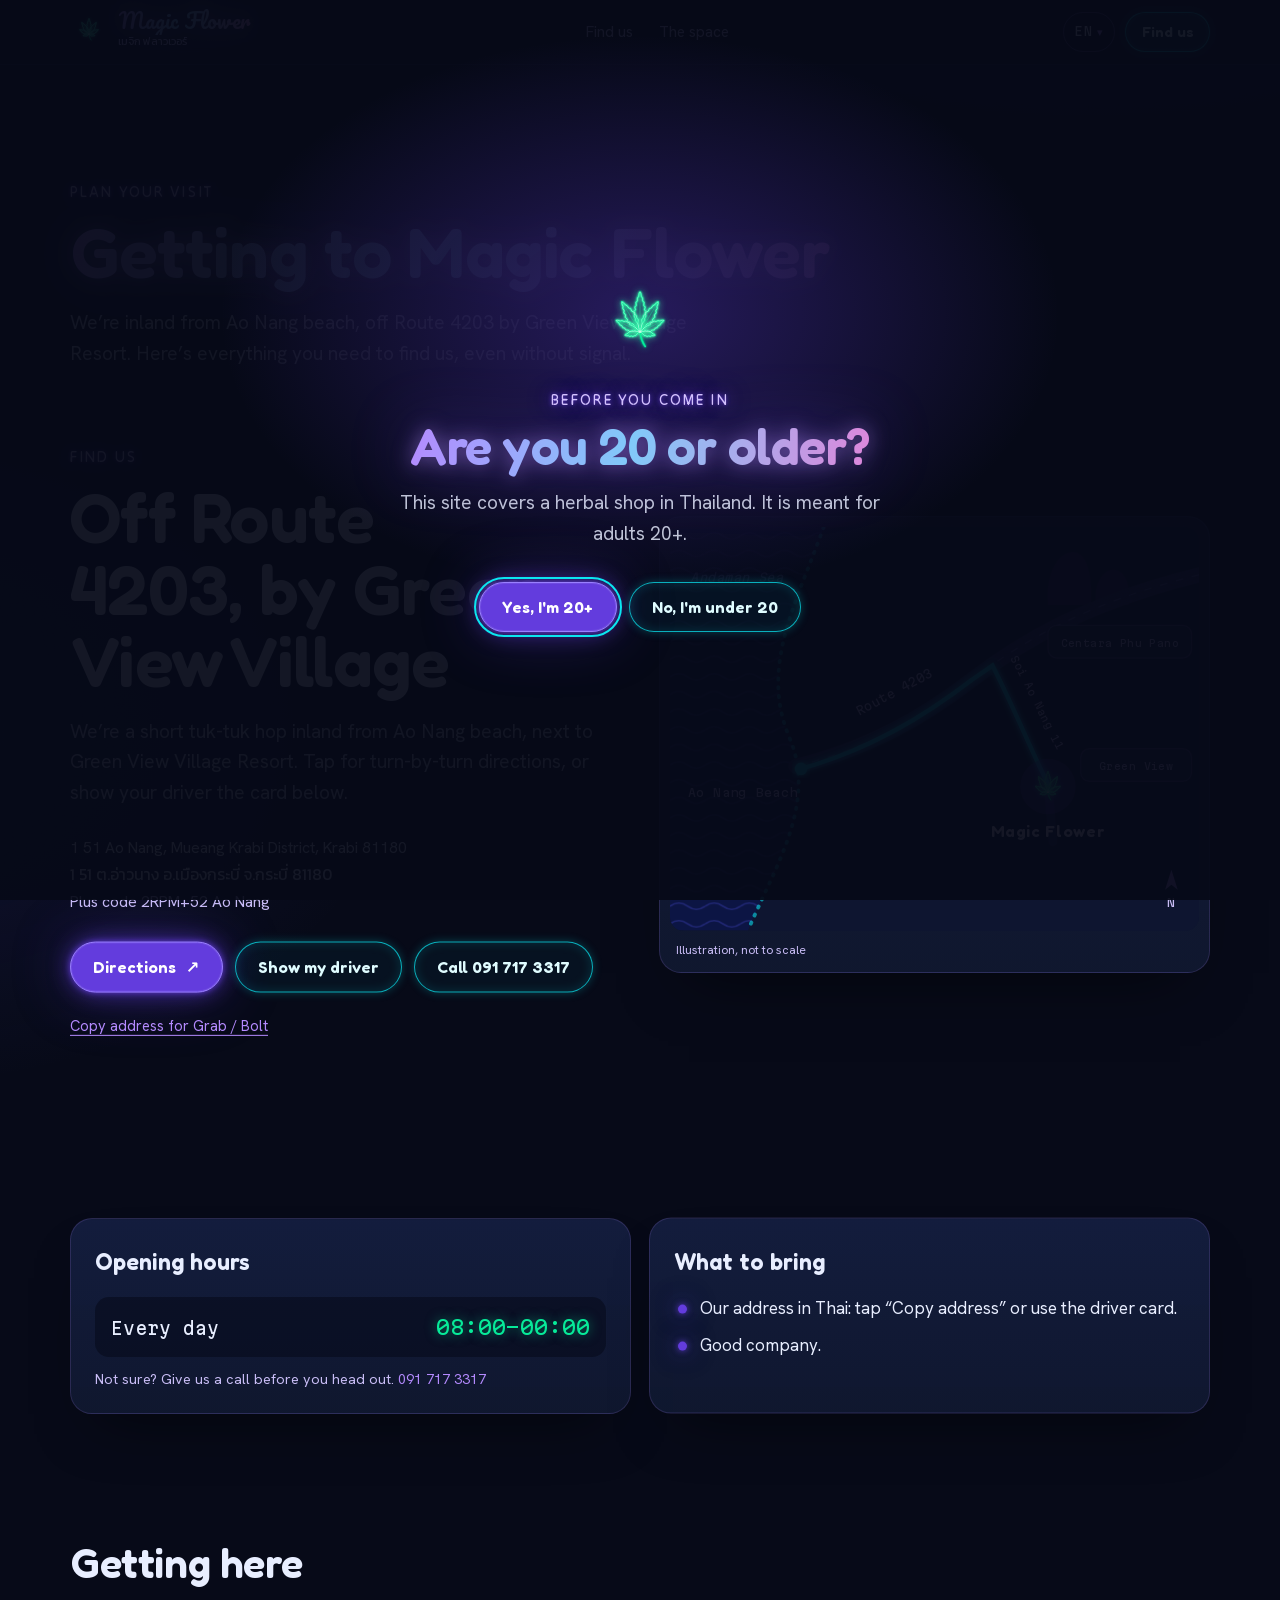
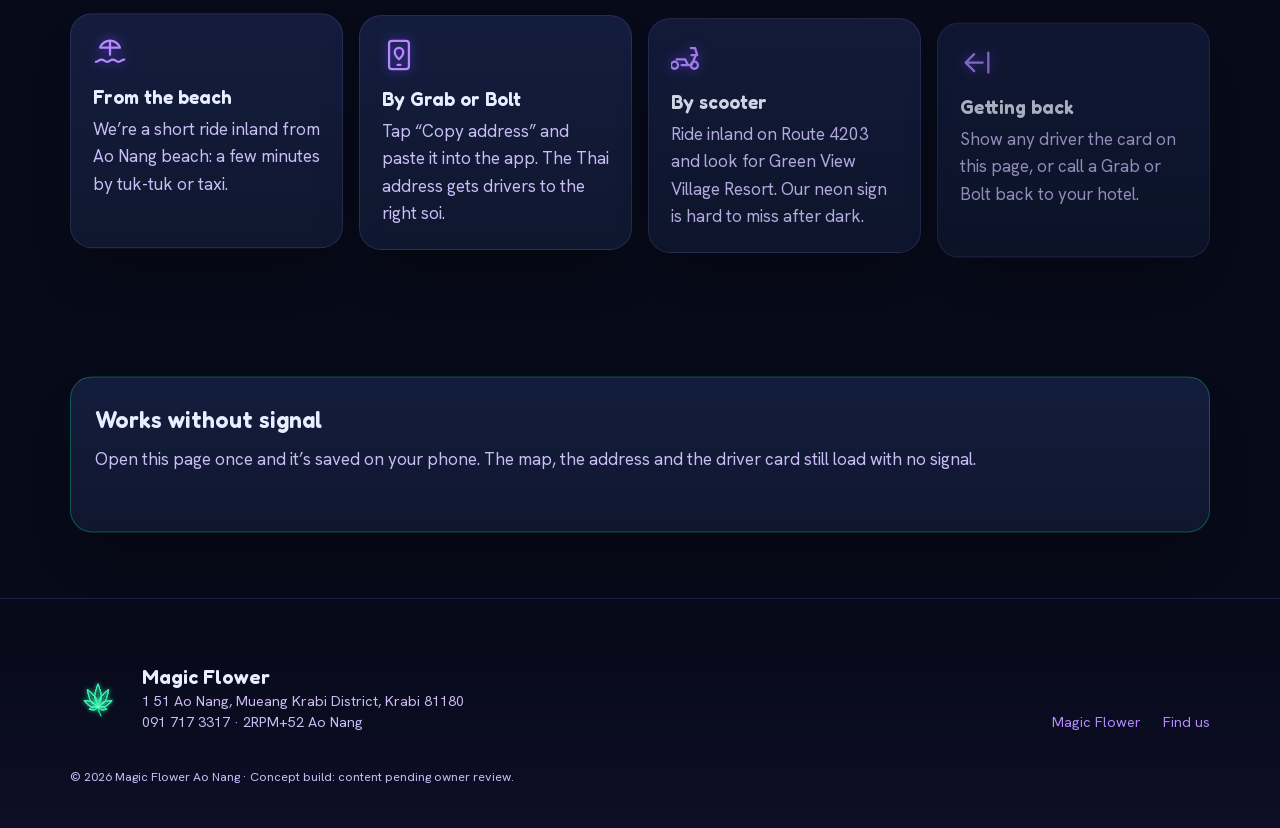
<file: visit/index.html>
<!DOCTYPE html><html lang="en" class="t0kr7W_variable Pukg9a_variable _8aCJIG_variable RY3kyG_variable _1l99-q_variable kPwpCq_variable"><head><meta charSet="utf-8"/><meta name="viewport" content="width=device-width, initial-scale=1"/><link rel="preload" href="/_next/static/media/524b092e58b59866-s.p.0dpcdum4paikg.woff2" as="font" crossorigin="" type="font/woff2"/><link rel="preload" href="/_next/static/media/5d52bd6c4cb3f315-s.p.0ez3bnoxb63ra.woff2" as="font" crossorigin="" type="font/woff2"/><link rel="preload" href="/_next/static/media/a624dffa201843ff-s.p.2xocl9mu6olar.woff2" as="font" crossorigin="" type="font/woff2"/><link rel="stylesheet" href="/_next/static/chunks/0il991kbuue2v.css" data-precedence="next"/><link rel="preload" as="script" fetchPriority="low" href="/_next/static/chunks/19wg2q9r2_sev.js"/><script src="/_next/static/chunks/1c0mhc5ebbn3y.js" async=""></script><script src="/_next/static/chunks/01s_f_3qlcqtb.js" async=""></script><script src="/_next/static/chunks/turbopack-3-ry682tkyiqk.js" async=""></script><script src="/_next/static/chunks/0umf92h1sb77c.js" async=""></script><script src="/_next/static/chunks/3gus54q_a1jyn.js" async=""></script><script src="/_next/static/chunks/2eat9ag_m4u0t.js" async=""></script><script src="/_next/static/chunks/1uftyivyzfm8-.js" async=""></script><meta name="theme-color" content="#070A18"/><title>Visit Magic Flower · Hours and directions, Ao Nang</title><meta name="description" content="Opening hours, directions, a Thai driver card and what to bring. Saved on your phone once opened, so it works without signal."/><link rel="manifest" href="/manifest.webmanifest"/><meta name="robots" content="noindex, nofollow"/><link rel="canonical" href="https://magicflower.mediawaterhole.com/visit/"/><link rel="alternate" hrefLang="en" href="https://magicflower.mediawaterhole.com/visit/"/><link rel="alternate" hrefLang="th" href="https://magicflower.mediawaterhole.com/th/visit/"/><link rel="alternate" hrefLang="de" href="https://magicflower.mediawaterhole.com/de/visit/"/><link rel="alternate" hrefLang="fr" href="https://magicflower.mediawaterhole.com/fr/visit/"/><link rel="alternate" hrefLang="x-default" href="https://magicflower.mediawaterhole.com/visit/"/><link rel="icon" href="/icon.svg?icon.2z9hjhtkv5s27.svg" sizes="any" type="image/svg+xml"/><meta name="next-size-adjust" content=""/><script>(function(){var d=document.documentElement;d.classList.add('js');
if(!window.matchMedia('(prefers-reduced-motion: reduce)').matches)d.classList.add('motion-ok');
try{var t=Number(localStorage.getItem('mf-age-ok'));if(t&&Date.now()-t<2592e6)d.dataset.ageOk='1'}catch(e){}})();</script><script src="/_next/static/chunks/0cz1d0mv5g_q7.js" noModule=""></script></head><body><div hidden=""><!--$--><!--/$--></div><svg width="0" height="0" aria-hidden="true" focusable="false" style="position:absolute;overflow:hidden"><defs><filter id="leaf-glow" x="-50%" y="-50%" width="200%" height="200%"><feGaussianBlur stdDeviation="3" result="b1"></feGaussianBlur><feGaussianBlur stdDeviation="9" result="b2"></feGaussianBlur><feMerge><feMergeNode in="b2"></feMergeNode><feMergeNode in="b1"></feMergeNode><feMergeNode in="SourceGraphic"></feMergeNode></feMerge></filter><symbol id="leaf-mark" viewBox="-120 -120 240 240"><g transform="translate(0 40)" filter="url(#leaf-glow)" fill="none" stroke-linejoin="round" stroke-linecap="round"><g stroke="#07EA99" stroke-width="4.5"><path d="M0,0 L0.8,-6.9 L2.1,-11.1 L5.3,-18.1 L6.8,-22.2 L11.9,-29.2 L11.5,-33.3 L14.9,-40.3 L12,-44.4 L14.7,-51.4 L11.2,-55.6 L13,-62.5 L9.3,-66.7 L10.1,-73.6 L6.6,-77.8 L6.3,-84.7 L3.4,-88.9 L2.2,-95.8 L0,-100 L-2.2,-95.8 L-3.4,-88.9 L-6.3,-84.7 L-6.6,-77.8 L-10.1,-73.6 L-9.3,-66.7 L-13,-62.5 L-11.2,-55.6 L-14.7,-51.4 L-12,-44.4 L-14.9,-40.3 L-11.5,-33.3 L-11.9,-29.2 L-6.8,-22.2 L-5.3,-18.1 L-2.1,-11.1 L-0.8,-6.9 Z" transform="rotate(0)"></path><path d="M0,0 L0.9,-6.9 L2.3,-11 L5.8,-17.9 L7.3,-22 L12.6,-28.9 L10.7,-33 L13.5,-39.9 L10.6,-44 L12.5,-50.9 L9.1,-55 L10,-61.9 L6.6,-66 L6.4,-72.9 L3.5,-77 L2.2,-83.9 L0,-88 L-2.2,-83.9 L-3.5,-77 L-6.4,-72.9 L-6.6,-66 L-10,-61.9 L-9.1,-55 L-12.5,-50.9 L-10.6,-44 L-13.5,-39.9 L-10.7,-33 L-12.6,-28.9 L-7.3,-22 L-5.8,-17.9 L-2.3,-11 L-0.9,-6.9 Z" transform="rotate(31)"></path><path d="M0,0 L0.9,-6.9 L2.3,-11 L5.8,-17.9 L7.3,-22 L12.6,-28.9 L10.7,-33 L13.5,-39.9 L10.6,-44 L12.5,-50.9 L9.1,-55 L10,-61.9 L6.6,-66 L6.4,-72.9 L3.5,-77 L2.2,-83.9 L0,-88 L-2.2,-83.9 L-3.5,-77 L-6.4,-72.9 L-6.6,-66 L-10,-61.9 L-9.1,-55 L-12.5,-50.9 L-10.6,-44 L-13.5,-39.9 L-10.7,-33 L-12.6,-28.9 L-7.3,-22 L-5.8,-17.9 L-2.3,-11 L-0.9,-6.9 Z" transform="rotate(-31)"></path><path d="M0,0 L0.9,-5.9 L2.4,-9.4 L5.9,-15.3 L7.3,-18.9 L10.7,-24.7 L8.8,-28.3 L10.8,-34.2 L8.1,-37.7 L9,-43.6 L6,-47.1 L5.9,-53 L3.2,-56.6 L2,-62.5 L0,-66 L-2,-62.5 L-3.2,-56.6 L-5.9,-53 L-6,-47.1 L-9,-43.6 L-8.1,-37.7 L-10.8,-34.2 L-8.8,-28.3 L-10.7,-24.7 L-7.3,-18.9 L-5.9,-15.3 L-2.4,-9.4 L-0.9,-5.9 Z" transform="rotate(64)"></path><path d="M0,0 L0.9,-5.9 L2.4,-9.4 L5.9,-15.3 L7.3,-18.9 L10.7,-24.7 L8.8,-28.3 L10.8,-34.2 L8.1,-37.7 L9,-43.6 L6,-47.1 L5.9,-53 L3.2,-56.6 L2,-62.5 L0,-66 L-2,-62.5 L-3.2,-56.6 L-5.9,-53 L-6,-47.1 L-9,-43.6 L-8.1,-37.7 L-10.8,-34.2 L-8.8,-28.3 L-10.7,-24.7 L-7.3,-18.9 L-5.9,-15.3 L-2.4,-9.4 L-0.9,-5.9 Z" transform="rotate(-64)"></path><path d="M0,0 L1.1,-4.7 L2.9,-7.6 L6.6,-12.3 L6,-15.2 L7.3,-19.9 L5.3,-22.8 L5.4,-27.5 L3,-30.4 L1.9,-35.1 L0,-38 L-1.9,-35.1 L-3,-30.4 L-5.4,-27.5 L-5.3,-22.8 L-7.3,-19.9 L-6,-15.2 L-6.6,-12.3 L-2.9,-7.6 L-1.1,-4.7 Z" transform="rotate(102)"></path><path d="M0,0 L1.1,-4.7 L2.9,-7.6 L6.6,-12.3 L6,-15.2 L7.3,-19.9 L5.3,-22.8 L5.4,-27.5 L3,-30.4 L1.9,-35.1 L0,-38 L-1.9,-35.1 L-3,-30.4 L-5.4,-27.5 L-5.3,-22.8 L-7.3,-19.9 L-6,-15.2 L-6.6,-12.3 L-2.9,-7.6 L-1.1,-4.7 Z" transform="rotate(-102)"></path><path d="M0,0 C 2,14 6,26 13,36"></path></g><g stroke="#07EA99" stroke-width="1.6" opacity="0.55"><path d="M0,-4 L0,-82" transform="rotate(0)"></path><path d="M0,-4 L0,-72.2" transform="rotate(31)"></path><path d="M0,-4 L0,-72.2" transform="rotate(-31)"></path><path d="M0,-4 L0,-54.1" transform="rotate(64)"></path><path d="M0,-4 L0,-54.1" transform="rotate(-64)"></path><path d="M0,-4 L0,-31.2" transform="rotate(102)"></path><path d="M0,-4 L0,-31.2" transform="rotate(-102)"></path></g><g stroke="#E9FFF6" stroke-width="1.2" opacity="0.85"><path d="M0,0 L0.8,-6.9 L2.1,-11.1 L5.3,-18.1 L6.8,-22.2 L11.9,-29.2 L11.5,-33.3 L14.9,-40.3 L12,-44.4 L14.7,-51.4 L11.2,-55.6 L13,-62.5 L9.3,-66.7 L10.1,-73.6 L6.6,-77.8 L6.3,-84.7 L3.4,-88.9 L2.2,-95.8 L0,-100 L-2.2,-95.8 L-3.4,-88.9 L-6.3,-84.7 L-6.6,-77.8 L-10.1,-73.6 L-9.3,-66.7 L-13,-62.5 L-11.2,-55.6 L-14.7,-51.4 L-12,-44.4 L-14.9,-40.3 L-11.5,-33.3 L-11.9,-29.2 L-6.8,-22.2 L-5.3,-18.1 L-2.1,-11.1 L-0.8,-6.9 Z" transform="rotate(0)"></path><path d="M0,0 L0.9,-6.9 L2.3,-11 L5.8,-17.9 L7.3,-22 L12.6,-28.9 L10.7,-33 L13.5,-39.9 L10.6,-44 L12.5,-50.9 L9.1,-55 L10,-61.9 L6.6,-66 L6.4,-72.9 L3.5,-77 L2.2,-83.9 L0,-88 L-2.2,-83.9 L-3.5,-77 L-6.4,-72.9 L-6.6,-66 L-10,-61.9 L-9.1,-55 L-12.5,-50.9 L-10.6,-44 L-13.5,-39.9 L-10.7,-33 L-12.6,-28.9 L-7.3,-22 L-5.8,-17.9 L-2.3,-11 L-0.9,-6.9 Z" transform="rotate(31)"></path><path d="M0,0 L0.9,-6.9 L2.3,-11 L5.8,-17.9 L7.3,-22 L12.6,-28.9 L10.7,-33 L13.5,-39.9 L10.6,-44 L12.5,-50.9 L9.1,-55 L10,-61.9 L6.6,-66 L6.4,-72.9 L3.5,-77 L2.2,-83.9 L0,-88 L-2.2,-83.9 L-3.5,-77 L-6.4,-72.9 L-6.6,-66 L-10,-61.9 L-9.1,-55 L-12.5,-50.9 L-10.6,-44 L-13.5,-39.9 L-10.7,-33 L-12.6,-28.9 L-7.3,-22 L-5.8,-17.9 L-2.3,-11 L-0.9,-6.9 Z" transform="rotate(-31)"></path><path d="M0,0 L0.9,-5.9 L2.4,-9.4 L5.9,-15.3 L7.3,-18.9 L10.7,-24.7 L8.8,-28.3 L10.8,-34.2 L8.1,-37.7 L9,-43.6 L6,-47.1 L5.9,-53 L3.2,-56.6 L2,-62.5 L0,-66 L-2,-62.5 L-3.2,-56.6 L-5.9,-53 L-6,-47.1 L-9,-43.6 L-8.1,-37.7 L-10.8,-34.2 L-8.8,-28.3 L-10.7,-24.7 L-7.3,-18.9 L-5.9,-15.3 L-2.4,-9.4 L-0.9,-5.9 Z" transform="rotate(64)"></path><path d="M0,0 L0.9,-5.9 L2.4,-9.4 L5.9,-15.3 L7.3,-18.9 L10.7,-24.7 L8.8,-28.3 L10.8,-34.2 L8.1,-37.7 L9,-43.6 L6,-47.1 L5.9,-53 L3.2,-56.6 L2,-62.5 L0,-66 L-2,-62.5 L-3.2,-56.6 L-5.9,-53 L-6,-47.1 L-9,-43.6 L-8.1,-37.7 L-10.8,-34.2 L-8.8,-28.3 L-10.7,-24.7 L-7.3,-18.9 L-5.9,-15.3 L-2.4,-9.4 L-0.9,-5.9 Z" transform="rotate(-64)"></path><path d="M0,0 L1.1,-4.7 L2.9,-7.6 L6.6,-12.3 L6,-15.2 L7.3,-19.9 L5.3,-22.8 L5.4,-27.5 L3,-30.4 L1.9,-35.1 L0,-38 L-1.9,-35.1 L-3,-30.4 L-5.4,-27.5 L-5.3,-22.8 L-7.3,-19.9 L-6,-15.2 L-6.6,-12.3 L-2.9,-7.6 L-1.1,-4.7 Z" transform="rotate(102)"></path><path d="M0,0 L1.1,-4.7 L2.9,-7.6 L6.6,-12.3 L6,-15.2 L7.3,-19.9 L5.3,-22.8 L5.4,-27.5 L3,-30.4 L1.9,-35.1 L0,-38 L-1.9,-35.1 L-3,-30.4 L-5.4,-27.5 L-5.3,-22.8 L-7.3,-19.9 L-6,-15.2 L-6.6,-12.3 L-2.9,-7.6 L-1.1,-4.7 Z" transform="rotate(-102)"></path></g></g></symbol></defs></svg><div class="age-gate" data-lenis-prevent="true" role="dialog" aria-modal="true" aria-labelledby="age-title"><div class="age-gate__panel"><svg width="96" height="96" style="width:96px;height:96px;flex-shrink:0" class="flicker-on" aria-hidden="true"><use href="#leaf-mark" width="100%" height="100%"></use></svg><p class="kicker mt-6">Before you come in</p><h2 id="age-title" class="h-display mt-2" style="font-size:clamp(2rem, 7vw, 3.2rem)"><span class="sign-text">Are you 20 or older?</span></h2><p class="lede mt-4">This site covers a herbal shop in Thailand. It is meant for adults 20+.</p><div class="mt-8 flex flex-wrap justify-center gap-3"><a href="#enter" class="btn btn-primary">Yes, I&#x27;m 20+</a><button type="button" class="btn btn-ghost">No, I&#x27;m under 20</button></div></div></div><span id="enter" hidden=""></span><div id="site"><header class="site-header"><div class="container site-header__inner"><a href="/" aria-label="Magic Flower, home" class="no-underline"><span class="wordmark "><svg width="38" height="38" style="width:38px;height:38px;flex-shrink:0" aria-hidden="true"><use href="#leaf-mark" width="100%" height="100%"></use></svg><span class="wordmark__text"><span class="wordmark__name sign-text">Magic Flower</span><span class="wordmark__sub"><span lang="th" class="font-thai">เมจิก ฟลาวเวอร์</span></span></span></span></a><nav aria-label="Sections" class="site-header__nav"><a href="/visit/">Find us</a><a href="/#space">The space</a></nav><div class="site-header__end"><details class="lang"><summary aria-label="EN, Language: English"><span aria-hidden="true">EN</span><span class="lang__caret" aria-hidden="true">▾</span></summary><ul class="lang__menu card"><li><a href="/visit/" lang="en" hrefLang="en" aria-current="page">English</a></li><li><a href="/th/visit/" lang="th" hrefLang="th">ไทย</a></li><li><a href="/de/visit/" lang="de" hrefLang="de">Deutsch</a></li><li><a href="/fr/visit/" lang="fr" hrefLang="fr">Français</a></li></ul></details><a href="/visit/" class="btn btn-ghost site-header__cta" aria-label="Find us" aria-current="page"><svg viewBox="0 0 24 24" class="site-header__pin" aria-hidden="true"><path d="M12 21s-6.5-5.6-6.5-11a6.5 6.5 0 0 1 13 0c0 5.4-6.5 11-6.5 11Zm0-8.5a2.5 2.5 0 1 0 0-5 2.5 2.5 0 0 0 0 5Z"></path></svg><span class="site-header__cta-label">Find us</span></a></div></div></header><main><header class="page-intro container"><p class="kicker" data-reveal="true">Plan your visit</p><h1 class="h-display mt-3" data-reveal="true"><span class="sign-text">Getting to Magic Flower</span></h1><p class="lede mt-5" data-reveal="true">We’re inland from Ao Nang beach, off Route 4203 by Green View Village Resort. Here’s everything you need to find us, even without signal.</p></header><section id="visit" class="section" aria-labelledby="visit-title"><div class="container visit"><div><header class=""><p class="kicker" data-reveal="true">Find us</p><h2 id="visit-title" class="h-display mt-3" data-reveal="true">Off Route 4203, by Green View Village</h2><div class="lede mt-5 " data-reveal="true">We’re a short tuk-tuk hop inland from Ao Nang beach, next to Green View Village Resort. Tap for turn-by-turn directions, or show your driver the card below.</div></header><address class="visit__address" data-reveal="true"><span>1 51 Ao Nang, Mueang Krabi District, Krabi 81180</span><span class="font-thai" lang="th">1 51 ต.อ่าวนาง อ.เมืองกระบี่ จ.กระบี่ 81180</span><span class="muted">Plus code<!-- --> <!-- -->2RPM+52 Ao Nang</span></address><div class="mt-7 flex flex-wrap gap-3" data-reveal="true"><a class="btn btn-primary" href="https://www.google.com/maps/dir/?api=1&amp;destination=8.03545,98.832585" target="_blank" rel="noopener noreferrer">Directions<!-- --> <span aria-hidden="true">↗</span></a><button type="button" class="btn btn-ghost">Show my driver</button><a class="btn btn-ghost" href="tel:+66917173317">Call<!-- --> <!-- -->091 717 3317</a></div><button type="button" class="visit__copy" data-reveal="true"><span aria-live="polite">Copy address for Grab / Bolt</span></button></div><figure class="map card" data-reveal="true"><svg viewBox="0 0 420 320" role="img" aria-labelledby="map-title"><title id="map-title">Magic Flower: Off Route 4203, by Green View Village</title><defs><pattern id="waves" width="28" height="14" patternUnits="userSpaceOnUse"><path d="M0,7 Q7,2 14,7 T28,7" fill="none" stroke="#4245C9" stroke-opacity="0.35" stroke-width="1.2"></path></pattern><filter id="map-glow" x="-20%" y="-20%" width="140%" height="140%"><feGaussianBlur stdDeviation="3" result="b"></feGaussianBlur><feMerge><feMergeNode in="b"></feMergeNode><feMergeNode in="SourceGraphic"></feMergeNode></feMerge></filter></defs><path d="M0,0 L122,0 C100,62 70,112 96,170 C116,222 82,272 62,320 L0,320 Z" fill="#0c1544"></path><path d="M0,0 L122,0 C100,62 70,112 96,170 C116,222 82,272 62,320 L0,320 Z" fill="url(#waves)"></path><path d="M122,0 C100,62 70,112 96,170 C116,222 82,272 62,320" fill="none" stroke="#0BE6F0" stroke-opacity="0.7" stroke-width="3" stroke-dasharray="1 6" stroke-linecap="round" opacity="0.8"></path><text x="16" y="44" class="map__label map__label--sea">Andaman Sea</text><text x="14" y="214" class="map__label">Ao Nang Beach</text><path d="M300,62 C298,40 306,22 318,20 C330,18 336,36 334,62 Z M338,62 C336,48 342,34 352,34 C362,34 366,48 364,62 Z" fill="#241f5a" opacity="0.9"></path><path d="M100,190 C160,175 202,150 240,121 S330,60 420,38" fill="none" stroke="#202a5e" stroke-width="12" stroke-linecap="round"></path><path d="M100,190 C160,175 202,150 240,121 S330,60 420,38" fill="none" stroke="#B48AFE" stroke-opacity="0.35" stroke-width="1" stroke-dasharray="6 7"></path><path d="M256,110 C276,150 286,176 300,204 L304,250" fill="none" stroke="#1a2350" stroke-width="7" stroke-linecap="round"></path><text x="150" y="150" class="map__label" transform="rotate(-28 150 150)">Route 4203</text><text x="0" y="0" class="map__label map__label--sm" transform="translate(270 104) rotate(63)">Soi Ao Nang 11</text><rect x="326" y="176" width="88" height="26" rx="7" fill="#18234a" stroke="#B48AFE" stroke-opacity="0.3"></rect><text x="370" y="193" text-anchor="middle" class="map__label map__label--sm">Green View</text><rect x="300" y="78" width="114" height="26" rx="7" fill="#18234a" stroke="#B48AFE" stroke-opacity="0.3"></rect><text x="357" y="95" text-anchor="middle" class="map__label map__label--sm">Centara Phu Pano</text><path class="map__route" d="M104,192 C160,176 202,150 240,121 L256,110 C276,150 286,176 300,204" pathLength="1" fill="none" stroke="#0BE6F0" stroke-width="3.5" stroke-linecap="round" stroke-dasharray="1" filter="url(#map-glow)"></path><circle cx="104" cy="192" r="5" fill="#0BE6F0" filter="url(#map-glow)"></circle><g transform="translate(300 206)"><circle r="22" class="map__pulse" fill="#633CDD" opacity="0.35"></circle><g transform="translate(-20 -22)"><svg width="40" height="40" style="width:40px;height:40px;flex-shrink:0" aria-hidden="true"><use href="#leaf-mark" width="100%" height="100%"></use></svg></g><text x="0" y="40" text-anchor="middle" class="map__label map__label--shop">Magic Flower</text></g><g transform="translate(398 286)" class="map__label"><path d="M0,-14 L5,2 L0,-2 L-5,2 Z" fill="#B48AFE"></path><text x="0" y="16" text-anchor="middle">N</text></g></svg><figcaption class="map__note">Illustration, not to scale</figcaption></figure></div><dialog class="driver" aria-labelledby="driver-title" data-lenis-prevent="true"><p class="kicker" id="driver-title">For your driver</p><p class="driver__ask font-thai" lang="th">กรุณาไปส่งที่ร้าน Magic Flower</p><p class="driver__name font-thai" lang="th">(<!-- -->เมจิก ฟลาวเวอร์<!-- -->)</p><p class="driver__addr font-thai" lang="th">1 51 ต.อ่าวนาง อ.เมืองกระบี่ จ.กระบี่ 81180<br/>ใกล้ กรีนวิว วิลเลจ รีสอร์ท</p><p class="driver__meta">2RPM+52 Ao Nang<!-- --> · <a href="tel:+66917173317">091 717 3317</a></p><form method="dialog"><button class="btn btn-primary mt-6" type="submit">Close</button></form></dialog></section><section class="section section--tight" aria-labelledby="hours-title"><div class="container visit-facts"><div class="card visit-card" data-reveal="true"><h2 id="hours-title" class="visit-card__title">Opening hours</h2><dl class="hours"><dt>Every day</dt><dd>08:00<!-- -->–<!-- -->00:00</dd></dl><p class="muted text-sm mt-3">Not sure? Give us a call before you head out.<!-- --> <a class="link" href="tel:+66917173317">091 717 3317</a></p></div><div class="card visit-card" data-reveal="true"><h2 class="visit-card__title">What to bring</h2><ul class="bring"><li>Our address in Thai: tap “Copy address” or use the driver card.</li><li>Good company.</li></ul></div></div></section><section class="section section--tight" aria-labelledby="tips-title"><div class="container"><h2 id="tips-title" class="h-display h-display--sm" data-reveal="true">Getting here</h2><ul class="tips"><li class="card tip" data-reveal="true"><svg viewBox="0 0 24 24" class="tip__icon" aria-hidden="true"><path d="M2 18c2 0 2-1.5 4-1.5S8 18 10 18s2-1.5 4-1.5 2 1.5 4 1.5 2-1.5 4-1.5M12 3v10M12 3c3 0 6 2 7 5H5c1-3 4-5 7-5Z"></path></svg><h3 class="tip__title">From the beach</h3><p class="muted mt-1">We’re a short ride inland from Ao Nang beach: a few minutes by tuk-tuk or taxi.</p></li><li class="card tip" data-reveal="true"><svg viewBox="0 0 24 24" class="tip__icon" aria-hidden="true"><path d="M7 2h10a2 2 0 0 1 2 2v16a2 2 0 0 1-2 2H7a2 2 0 0 1-2-2V4a2 2 0 0 1 2-2Zm4 17h2M12 7a3 3 0 0 0-3 3c0 2.2 3 5 3 5s3-2.8 3-5a3 3 0 0 0-3-3Z"></path></svg><h3 class="tip__title">By Grab or Bolt</h3><p class="muted mt-1">Tap “Copy address” and paste it into the app. The Thai address gets drivers to the right soi.</p></li><li class="card tip" data-reveal="true"><svg viewBox="0 0 24 24" class="tip__icon" aria-hidden="true"><path d="M5 17a2.5 2.5 0 1 0 0 .1M19 17a2.5 2.5 0 1 0 0 .1M7.5 17h7l3-7h-3M14 5h3l1.5 5M4 13h6l2 4"></path></svg><h3 class="tip__title">By scooter</h3><p class="muted mt-1">Ride inland on Route 4203 and look for Green View Village Resort. Our neon sign is hard to miss after dark.</p></li><li class="card tip" data-reveal="true"><svg viewBox="0 0 24 24" class="tip__icon" aria-hidden="true"><path d="M4 12h12M10 6l-6 6 6 6M20 5v14"></path></svg><h3 class="tip__title">Getting back</h3><p class="muted mt-1">Show any driver the card on this page, or call a Grab or Bolt back to your hotel.</p></li></ul></div></section><section class="section section--tight" aria-labelledby="offline-title"><div class="container"><div class="card offline" data-reveal="true"><h2 id="offline-title" class="visit-card__title">Works without signal</h2><p class="muted mt-2">Open this page once and it’s saved on your phone. The map, the address and the driver card still load with no signal.</p><p class="offline__status" aria-live="polite"></p></div></div></section></main><footer class="site-footer"><div class="container"><div class="site-footer__grid"><div class="flex items-center gap-4"><svg width="56" height="56" style="width:56px;height:56px;flex-shrink:0" aria-hidden="true"><use href="#leaf-mark" width="100%" height="100%"></use></svg><div><p class="font-display text-xl font-semibold">Magic Flower</p><p class="muted text-sm">1 51 Ao Nang, Mueang Krabi District, Krabi 81180</p><p class="muted text-sm"><a href="tel:+66917173317">091 717 3317</a> · <!-- -->2RPM+52 Ao Nang</p></div></div><nav aria-label="Pages" class="site-footer__links text-sm"><a href="/">Magic Flower</a><a href="/visit/">Find us</a></nav></div><p class="site-footer__fine">© <!-- -->2026<!-- --> <!-- -->Magic Flower Ao Nang<!-- --> · <!-- -->Concept build: content pending owner review.</p></div></footer></div><!--$--><!--/$--><script id="_R_">(globalThis["TURBOPACK"] || (globalThis["TURBOPACK"] = [])).push({"otherChunks":["static/chunks/19wg2q9r2_sev.js","static/chunks/1c0mhc5ebbn3y.js","static/chunks/01s_f_3qlcqtb.js"],"runtimeModuleIds":[94553]});</script><script src="/_next/static/chunks/19wg2q9r2_sev.js" async=""></script><script>(self.__next_f=self.__next_f||[]).push([0])</script><script>self.__next_f.push([1,"1:\"$Sreact.fragment\"\n2:\"/_next/static/chunks/0umf92h1sb77c.js\"\n3:I[39756,[\"$2\"],\"default\"]\n4:I[37457,[\"$2\"],\"default\"]\n13:\"ViewportBoundary\"\n14:I[97367,[\"$2\"],\"$13\"]\n16:\"MetadataBoundary\"\n17:I[97367,[\"$2\"],\"$16\"]\n18:\"$Sreact.suspense\"\n1a:I[68027,[],\"default\",1]\n:HL[\"/_next/static/chunks/0il991kbuue2v.css\",\"style\"]\n:HL[\"/_next/static/media/524b092e58b59866-s.p.0dpcdum4paikg.woff2\",\"font\",{\"crossOrigin\":\"\",\"type\":\"font/woff2\"}]\n:HL[\"/_next/static/media/5d52bd6c4cb3f315-s.p.0ez3bnoxb63ra.woff2\",\"font\",{\"crossOrigin\":\"\",\"type\":\"font/woff2\"}]\n:HL[\"/_next/static/media/a624dffa201843ff-s.p.2xocl9mu6olar.woff2\",\"font\",{\"crossOrigin\":\"\",\"type\":\"font/woff2\"}]\n5:X\n11:[[\"children\",{\"s\":\"__PAGE__\",\"h\":512,\"d\":{\"r\":\"$L12\",\"p\":false,\"v\":null}}]]\nf:[[\"children\",{\"s\":\"visit\",\"h\":512,\"d\":{\"r\":\"$L10\",\"p\":false,\"v\":\"$5\"},\"c\":\"$Q11\"}]]\n6:[[\"children\",{\"s\":\"(en)\",\"h\":528,\"d\":{\"r\":[\"$\",\"$1\",\"c\",{\"children\":[[[\"$\",\"link\",\"0\",{\"rel\":\"stylesheet\",\"href\":\"/_next/static/chunks/0il991kbuue2v.css\",\"precedence\":\"next\",\"crossOrigin\":\"$undefined\",\"nonce\":\"$undefined\"}]],[\"$\",\"html\",null,{\"lang\":\"en\",\"className\":\"t0kr7W_variable Pukg9a_variable _8aCJIG_variable RY3kyG_variable _1l99-q_variable kPwpCq_variable\",\"suppressHydrationWarning\":true,\"children\":[[\"$\",\"head\",null,{\"children\":[\"$\",\"script\",null,{\"dangerouslySetInnerHTML\":{\"__html\":\"(function(){var d=document.documentElement;d.classList.add('js');\\nif(!window.matchMedia('(prefers-reduced-motion: reduce)').matches)d.classList.add('motion-ok');\\ntry{var t=Number(localStorage.getItem('mf-age-ok'));if(t\u0026\u0026Date.now()-t\u003c2592e6)d.dataset.ageOk='1'}catch(e){}})();\"}}]}],[\"$\",\"body\",null,{\"children\":[[\"$\",\"svg\",null,{\"width\":\"0\",\"height\":\"0\",\"aria-hidden\":\"true\",\"focusable\":\"false\",\"style\":{\"position\":\"absolute\",\"overflow\":\"hidden\"},\"children\":[\"$\",\"defs\",null,{\"children\":[[\"$\",\"filter\",null,{\"id\":\"leaf-glow\",\"x\":\"-50%\",\"y\":\"-50%\",\"width\":\"200%\",\"height\":\"200%\",\"children\":[[\"$\",\"feGaussianBlur\",null,{\"stdDeviation\":\"3\",\"result\":\"b1\"}],[\"$\",\"feGaussianBlur\",null,{\"stdDeviation\":\"9\",\"result\":\"b2\"}],[\"$\",\"feMerge\",null,{\"children\":[[\"$\",\"feMergeNode\",null,{\"in\":\"b2\"}],[\"$\",\"feMergeNode\",null,{\"in\":\"b1\"}],[\"$\",\"feMergeNode\",null,{\"in\":\"SourceGraphic\"}]]}]]}],[\"$\",\"symbol\",null,{\"id\":\"leaf-mark\",\"viewBox\":\"-120 -120 240 240\",\"children\":[\"$\",\"g\",null,{\"transform\":\"translate(0 40)\",\"filter\":\"url(#leaf-glow)\",\"fill\":\"none\",\"strokeLinejoin\":\"round\",\"strokeLinecap\":\"round\",\"children\":[[\"$\",\"g\",null,{\"stroke\":\"#07EA99\",\"strokeWidth\":\"4.5\",\"children\":[[[\"$\",\"path\",\"trotate(0)\",{\"d\":\"M0,0 L0.8,-6.9 L2.1,-11.1 L5.3,-18.1 L6.8,-22.2 L11.9,-29.2 L11.5,-33.3 L14.9,-40.3 L12,-44.4 L14.7,-51.4 L11.2,-55.6 L13,-62.5 L9.3,-66.7 L10.1,-73.6 L6.6,-77.8 L6.3,-84.7 L3.4,-88.9 L2.2,-95.8 L0,-100 L-2.2,-95.8 L-3.4,-88.9 L-6.3,-84.7 L-6.6,-77.8 L-10.1,-73.6 L-9.3,-66.7 L-13,-62.5 L-11.2,-55.6 L-14.7,-51.4 L-12,-44.4 L-14.9,-40.3 L-11.5,-33.3 L-11.9,-29.2 L-6.8,-22.2 L-5.3,-18.1 L-2.1,-11.1 L-0.8,-6.9 Z\",\"transform\":\"rotate(0)\"}],[\"$\",\"path\",\"trotate(31)\",{\"d\":\"M0,0 L0.9,-6.9 L2.3,-11 L5.8,-17.9 L7.3,-22 L12.6,-28.9 L10.7,-33 L13.5,-39.9 L10.6,-44 L12.5,-50.9 L9.1,-55 L10,-61.9 L6.6,-66 L6.4,-72.9 L3.5,-77 L2.2,-83.9 L0,-88 L-2.2,-83.9 L-3.5,-77 L-6.4,-72.9 L-6.6,-66 L-10,-61.9 L-9.1,-55 L-12.5,-50.9 L-10.6,-44 L-13.5,-39.9 L-10.7,-33 L-12.6,-28.9 L-7.3,-22 L-5.8,-17.9 L-2.3,-11 L-0.9,-6.9 Z\",\"transform\":\"rotate(31)\"}],[\"$\",\"path\",\"trotate(-31)\",{\"d\":\"M0,0 L0.9,-6.9 L2.3,-11 L5.8,-17.9 L7.3,-22 L12.6,-28.9 L10.7,-33 L13.5,-39.9 L10.6,-44 L12.5,-50.9 L9.1,-55 L10,-61.9 L6.6,-66 L6.4,-72.9 L3.5,-77 L2.2,-83.9 L0,-88 L-2.2,-83.9 L-3.5,-77 L-6.4,-72.9 L-6.6,-66 L-10,-61.9 L-9.1,-55 L-12.5,-50.9 L-10.6,-44 L-13.5,-39.9 L-10.7,-33 L-12.6,-28.9 L-7.3,-22 L-5.8,-17.9 L-2.3,-11 L-0.9,-6.9 Z\",\"transform\":\"rotate(-31)\"}],\"$L7\",\"$L8\",\"$L9\",\"$La\"],\"$Lb\"]}],\"$Lc\",\"$Ld\"]}]}]]}]}],\"$Le\"]}]]}]]}],\"p\":false,\"v\":null},\"c\":\"$Qf\"}]]\n0:{\"P\":null,\"c\":[\"\",\"visit\",\"\"],\"q\":\"\",\"i\":false,\"t\":{\"t\":{\"s\":\"\",\"h\":528,\"d\":{\"r\":[\"$\",\"$1\",\"c\",{\"children\":[null,[\"$\",\"$L3\",null,{\"parallelRouterKey\":\"children\",\"error\":\"$undefined\",\"errorStyles\":\"$undefined\",\"errorScripts\":\"$undefined\",\"template\":[\"$\",\"$L4\",null,{}],\"templateStyles\":\"$undefined\",\"templateScripts\":\"$undefined\",\"notFound\":[[[\"$\",\"title\",null,{\"children\":\"404: This page could not be found.\"}],[\"$\",\"div\",null,{\"style\":{\"fontFamily\":\"system-ui,\\\"Segoe UI\\\",Roboto,Helvetica,Arial,sans-serif,\\\"Apple Color Emoji\\\",\\\"Segoe UI Emoji\\\"\",\"height\":\"100vh\",\"textAlign\":\"center\",\"display\":\"flex\",\"flexDirection\":\"column\",\"alignItems\":\"center\",\"justifyContent\":\"center\"},\"children\":[\"$\",\"div\",null,{\"children\":[[\"$\",\"style\",null,{\"dangerouslySetInnerHTML\":{\"__html\":\"body{color:#000;background:#fff;margin:0}.next-error-h1{border-right:1px solid rgba(0,0,0,.3)}@media (prefers-color-scheme:dark){body{color:#fff;background:#000}.next-error-h1{border-right:1px solid rgba(255,255,255,.3)}}\"}}],[\"$\",\"h1\",null,{\"className\":\"next-error-h1\",\"style\":{\"display\":\"inline-block\",\"margin\":\"0 20px 0 0\",\"padding\":\"0 23px 0 0\",\"fontSize\":24,\"fontWeight\":500,\"verticalAlign\":\"top\",\"lineHeight\":\"49px\"},\"children\":404}],[\"$\",\"div\",null,{\"style\":{\"display\":\"inline-block\"},\"children\":[\"$\",\"h2\",null,{\"style\":{\"fontSize\":14,\"fontWeight\":400,\"lineHeight\":\"49px\",\"margin\":0},\"children\":\"This page could not be found.\"}]}]]}]}]],[]],\"forbidden\":\"$undefined\",\"unauthorized\":\"$undefined\"}]]}],\"p\":false,\"v\":\"$5\"},\"c\":\"$Q6\"},\"h\":{\"r\":[\"$\",\"$1\",\"h\",{\"children\":[null,[\"$\",\"$L14\",null,{\"children\":\"$L15\"}],[\"$\",\"$L17\",null,{\"children\":[[\"$\",\"div\",null,{\"hidden\":true,\"children\":[\"$\",\"$18\",null,{\"name\":\"Next.Metadata\",\"children\":\"$L19\"}]}],null]}],[\"$\",\"meta\",null,{\"name\":\"next-size-adjust\",\"content\":\"\"}]]}],\"p\":false,\"v\":null}},\"m\":\"$undefined\",\"G\":[\"$1a\",[]],\"S\":true,\"r\":\"$undefined\",\"s\":\"$undefined\",\"a\":\"$undefined\",\"l\":\"$undefined\",\"p\":\"$undefined\",\"d\":\"$undefined\",\"b\":\"EO86tYsI7T-o7CuITEutP\"}\n1b:\"/_next/static/chunks/3gus54q_a1jyn.js\"\n1c:\"/_next/static/chunks/2eat9ag_m4u0t.js\"\n1d:\"/_next/static/chunks/1uftyivyzfm8-.js\"\n1e:I[97719,[\"$1b\",\"$1c\",\"$1d\"],\"AgeGate\"]\n1f:I[78173,[\"$1b\",\"$1c\",\"$1d\"],\"VisitMap\"]\n5:C\n7:[\"$\",\"path\",\"trotate(64)\",{\"d\":\"M0,0 L0.9,-5.9 L2.4,-9.4 L5.9,-15.3 L7.3,-18.9 L10.7,-24.7 L8.8,-28.3 L10.8,-34.2 L8.1,-37.7 L9,-43.6 L6,-47.1 L5.9,-53 L3.2,-56.6 L2,-62.5 L0,-66 L-2,-62.5 L-3.2,-56.6 L-5.9,-53 L-6,-47.1 L-9,-43.6 L-8.1,-37.7 L-10.8,-34.2 L-8.8,-28.3 L-10.7,-24.7 L-7.3,-18.9 L-5.9,-15.3 L-2.4,-9.4 L-0.9,-5.9 Z\",\"transform\":\"rotate(64)\"}]\n8:[\"$\",\"path\",\"trotate(-64)\",{\"d\":\"M0,0 L0.9,-5.9 L2.4,-9.4 L5.9,-15.3 L7.3,-18.9 L10.7,-24.7 L8.8,-28.3 L10.8,-34.2 L8.1,-37.7 L9,-43.6 L6,-47.1 L5.9,-53 L3.2,-56.6 L2,-62.5 L0,-66 L-2,-62.5 L-3.2,-56.6 L-5.9,-53 L-6,-47.1 L-9,-43.6 L-8.1,-37.7 L-10.8,-34.2 L-8.8,-28.3 L-10.7,-24.7 L-7.3,-18.9 L-5.9,-15.3 L-2.4,-9.4 L-0.9,-5.9 Z\",\"transform\":\"rotate(-64)\"}]\n9:[\"$\",\"path\",\"trotate(102)\",{\"d\":\"M0,0 L1.1,-4.7 L2.9,-7.6 L6.6,-12.3 L6,-15.2 L7.3,-19.9 L5.3,-22.8 L5.4,-27.5 L3,-30.4 L1.9,-35.1 L0,-38 L-1.9,-35.1 L-3,-30.4 L-5.4,-27.5 L-5.3,-22.8 L-7.3,-19.9 L-6,-15.2 L-6.6,-12.3 L-2.9,-7.6 L-1.1,-4.7 Z\",\"transform\":\"rotate(102)\"}]\na:[\"$\",\"path\",\"trotate(-102)\",{\"d\":\"M0,0 L1.1,-4.7 L2.9,-7.6 L6.6,-12.3 L6,-15.2 L7.3,-19.9 L5.3,-22.8 L5.4,-27.5 L3,-30.4 L1.9,-35.1 L0,-38 L-1.9,-35.1 L-3,-30.4 L-5.4,-27.5 L-5.3,-22.8 L-7.3,-19.9 L-6,-15.2 L-6.6,-12.3 L-2.9,-7.6 L-1.1,-4.7 Z\",\"transform\":\"rotate(-102)\"}]\nb:[\"$\",\"path\",null,{\"d\":\"M0,0 C 2,14 6,26 13,36\"}]\nc:[\"$\",\"g\",null,{\"stroke\":\"#07EA99\",\"strokeWidth\":\"1.6\",\"opacity\":\"0.55\",\"children\":[[\"$\",\"path\",\"rrotate(0)\",{\"d\":\"M0,-4 L0,-82\",\"transform\":\"rotate(0)\"}],[\"$\",\"path\",\"rrotate(31)\",{\"d\":\"M0,-4 L0,-72.2\",\"transform\":\"rotate(31)\"}],[\"$\",\"path\",\"rrotate(-31)\",{\"d\":\"M0,-4 L0,-72.2\",\"transform\":\"rotate(-31)\"}],[\"$\",\"path\",\"rrotate(64)\",{\"d\":\"M0,-4 L0,-54.1\",\"transform\":\"rotate(64)\"}],[\"$\",\"path\",\"rrotate(-64)\",{\"d\":\"M0,-4 L0,-54.1\",\"transform\":\"rotate(-64)\"}],[\"$\",\"path\",\"rrotate(102)\",{\"d\":\"M0,-4 L0,-31.2\",\"transform\":\"rotate(102)\"}],[\"$\",\"path\",\"rrotate(-102)\",{\"d\":\"M0,-4 L0,-31.2\",\"transform\":\"rotate(-102)\"}]]}]\nd:[\"$\",\"g\",null,{\"stroke\":\"#E9FFF6\",\"strokeWidth\":\"1.2\",\"opacity\":\"0.85\",\"children\":[[\"$\",\"path\",\"crotate(0)\",{\"d\":\"M0,0 L0.8,-6.9 L2.1,-11.1 L5.3,-18.1 L6.8,-22.2 L11.9,-29.2 L11.5,-33.3 L14.9,-40.3 L12,-44.4 L14.7,-51.4 L11.2,-55.6 L13,-62.5 L9.3,-66.7 L10.1,-73.6 L6.6,-77.8 L6.3,-84.7 L3.4,-88.9 L2.2,-95.8 L0,-100 L-2.2,-95.8 L-3.4,-88.9 L-6.3,-84.7 L-6.6,-77.8 L-10.1,-73.6 L-9.3,-66.7 L-13,-62.5 L-11.2,-55.6 L-14.7,-51.4 L-12,-44.4 L-14.9,-40.3 L-11.5,-33.3 L-11.9,-29.2 L-6.8,-22.2 L-5.3,-18.1 L-2.1,-11.1 L-0.8,-6.9 Z\",\"transform\":\"rotate(0)\"}],[\"$\",\"path\",\"crotate(31)\",{\"d\":\"M0,0 L0.9,-6.9 L2.3,-11 L5.8,-17.9 L7.3,-22 L12.6,-28.9 L10.7,-33 L13.5,-39.9 L10.6,-44 L12.5,-50.9 L9.1,-55 L10,-61.9 L6.6,-66 L6.4,-72.9 L3.5,-77 L2.2,-83.9 L0,-88 L-2.2,-83.9 L-3.5,-77 L-6.4,-72.9 L-6.6,-66 L-10,-61.9 L-9.1,-55 L-12.5,-50.9 L-10.6,-44 L-13.5,-39.9 L-10.7,-33 L-12.6,-28.9 L-7.3,-22 L-5.8,-17.9 L-2.3,-11 L-0.9,-6.9 Z\",\"transform\":\"rotate(31)\"}],[\"$\",\"path\",\"crotate(-31)\",{\"d\":\"M0,0 L0.9,-6.9 L2.3,-11 L5.8,-17.9 L7.3,-22 L12.6,-28.9 L10.7,-33 L13.5,-39.9 L10.6,-44 L12.5,-50.9 L9.1,-55 L10,-61.9 L6.6,-66 L6.4,-72.9 L3.5,-77 L2.2,-83.9 L0,-88 L-2.2,-83.9 L-3.5,-77 L-6.4,-72.9 L-6.6,-66 L-10,-61.9 L-9.1,-55 L-12.5,-50.9 L-10.6,-44 L-13.5,-39.9 L-10.7,-33 L-12.6,-28.9 L-7.3,-22 L-5.8,-17.9 L-2.3,-11 L-0.9,-6.9 Z\",\"transform\":\"rotate(-31)\"}],[\"$\",\"path\",\"crotate(64)\",{\"d\":\"M0,0 L0.9,-5.9 L2.4,-9.4 L5.9,-15.3 L7.3,-18.9 L10.7,-24.7 L8.8,-28.3 L10.8,-34.2 L8.1,-37.7 L9,-43.6 L6,-47.1 L5.9,-53 L3.2,-56.6 L2,-62.5 L0,-66 L-2,-62.5 L-3.2,-56.6 L-5.9,-53 L-6,-47.1 L-9,-43.6 L-8.1,-37.7 L-10.8,-34.2 L-8.8,-28.3 L-10.7,-24.7 L-7.3,-18.9 L-5.9,-15.3 L-2.4,-9.4 L-0.9,-5.9 Z\",\"transform\":\"rotate(64)\"}],[\"$\",\"path\",\"crotate(-64)\",{\"d\":\"M0,0 L0.9,-5.9 L2.4,-9.4 L5.9,-15.3 L7.3,-18.9 L10.7,-24.7 L8.8,-28.3 L10.8,-34.2 L8.1,-37.7 L9,-43.6 L6,-47.1 L5.9,-53 L3.2,-56.6 L2,-62.5 L0,-66 L-2,-62.5 L-3.2,-56.6 L-5.9,-53 L-6,-47.1 L-9,-43.6 L-8.1,-37.7 L-10.8,-34.2 L-8.8,-28.3 L-10.7,-24.7 L-7.3,-18.9 L-5.9,-15.3 L-2.4,-9.4 L-0.9,-5.9 Z\",\"transform\":\"rotate(-64)\"}],[\"$\",\"path\",\"crotate(102)\",{\"d\":\"M0,0 L1.1,-4.7 L2.9,-7.6 L6.6,-12.3 L6,-15.2 L7.3,-19.9 L5.3,-22.8 L5.4,-27.5 L3,-30.4 L1.9,-35.1 L0,-38 L-1.9,-35.1 L-3,-30.4 L-5.4,-27.5 L-5.3,-22.8 L-7.3,-19.9 L-6,-15.2 L-6.6,-12.3 L-2.9,-7.6 L-1.1,-4.7 Z\",\"transform\":\"rotate(102)\"}],[\"$\",\"path\",\"crotate(-102)\",{\"d\":\"M0,0 L1.1,-4.7 L2.9,-7.6 L6.6,-12.3 L6,-15.2 L7.3,-19.9 L5.3,-22.8 L5.4,-27.5 L3,-30.4 L1.9,-35.1 L0,-38 L-1.9,-35.1 L-3,-30.4 L-5.4,-27.5 L-5.3,-22.8 L-7.3,-19.9 L-6,-15.2 L-6.6,-12.3 L-2.9,-7.6 L-1.1,-4.7 Z\",\"transform\":\"rotate(-102)\"}]]}]\ne:[\"$\",\"$L3\",null,{\"parallelRouterKey\":\"children\",\"error\":\"$undefined\",\"errorStyles\":\"$undefined\",\"errorScripts\":\"$undefined\",\"template\":[\"$\",\"$L4\",null,{}],\"templateStyles\":\"$undefined\",\"templateScripts\":\"$undefined\",\"notFound\":[[[\"$\",\"title\",null,{\"children\":\"404: This page could not be found.\"}],[\"$\",\"div\",null,{\"style\":\"$0:t:t:d:r:props:children:1:props:notFound:0:1:props:style\",\"children\":[\"$\",\"div\",null,{\"children\":[[\"$\",\"style\",null,{\"dangerouslySetInnerHTML\":{\"__html\":\"body{color:#000;background:#fff;margin:0}.next-error-h1{border-right:1px solid rgba(0,0,0,.3)}@media (prefers-color-scheme:dark){body{color:#fff;background:#000}.next-error-h1{border-right:1px solid rgba(255,255,255,.3)}}\"}}],[\"$\",\"h1\",null,{\"className\":\"next-error-h1\",\"style\":\"$0:t:t:d:r:props:children:1:props:notFound:0:1:props:children:props:children:1:props:style\",\"children\":404}],[\"$\",\"div\",null,{\"style\":\"$0:t:t:d:r:props:children:1:props:notFound:0:1:props:children:props:children:2:props:style\",\"children\":[\"$\",\"h2\",null,{\"style\":\"$0:t:t:d:r:props:children:1:props:notFound:0:1:props:children:props:children:2:props:children:props:style\",\"children\":\"This page could not be found.\"}]}]]}]}]],[]],\"forbidden\":\"$undefined\",\"unauthorized\":\"$undefined\"}]\n10:[\"$\",\"$1\",\"c\",{\"children\":[null,[\"$\",\"$L3\",null,{\"parallelRouterKey\":\"children\",\"error\":\"$undefined\",\"errorStyles\":\"$undefined\",\"errorScripts\":\"$undefined\",\"template\":[\"$\",\"$L4\",null,{}],\"templateStyles\":\"$undefined\",\"templateScripts\":\"$undefined\",\"notFound\":\"$undefined\",\"forbidden\":\"$undefined\",\"unauthorized\":\"$undefined\"}]]}]\n12:[\"$\",\"$1\",\"c\",{\"children\":[[[\"$\",\"$L1e\",null,{\"t\":{\"kicker\":\"Before you come in\",\"title\":\"Are you 20 or older?\",\"body\":\"This site covers a herbal shop in Thailand. It is meant for adults 20+.\",\"confirm\":\"Yes, I'm 20+\",\"decline\":\"No, I'm under 20\",\"declined\":\"Thanks for being honest. Enjoy the beaches, the karsts and the sunsets of Ao Nang. Come back when you turn 20.\"}}],[\"$\",\"span\",null,{\"id\":\"enter\",\"hidden\":true}],[\"$\",\"div\",null,{\"id\":\"site\",\"children\":[[\"$\",\"header\",null,{\"className\":\"site-header\",\"children\":[\"$\",\"div\",null,{\"className\":\"container site-header__inner\",\"children\":[[\"$\",\"a\",null,{\"href\":\"/\",\"aria-label\":\"Magic Flower, home\",\"className\":\"no-underline\",\"children\":[\"$\",\"span\",null,{\"className\":\"wordmark \",\"children\":[[\"$\",\"svg\",null,{\"width\":38,\"height\":38,\"style\":{\"width\":38,\"height\":38,\"flexShrink\":0},\"className\":\"$undefined\",\"role\":\"$undefined\",\"aria-hidden\":true,\"children\":[null,[\"$\",\"use\",null,{\"href\":\"#leaf-mark\",\"width\":\"100%\",\"height\":\"100%\"}]]}],[\"$\",\"span\",null,{\"className\":\"wordmark__text\",\"children\":[[\"$\",\"span\",null,{\"className\":\"wordmark__name sign-text\",\"children\":\"Magic Flower\"}],[\"$\",\"span\",null,{\"className\":\"wordmark__sub\",\"children\":[[\"$\",\"span\",null,{\"lang\":\"th\",\"className\":\"font-thai\",\"children\":\"เมจิก ฟลาวเวอร์\"}],null]}]]}]]}]}],[\"$\",\"nav\",null,{\"aria-label\":\"Sections\",\"className\":\"site-header__nav\",\"children\":[[\"$\",\"a\",\"/visit/\",{\"href\":\"/visit/\",\"children\":\"Find us\"}],[\"$\",\"a\",\"/#space\",{\"href\":\"/#space\",\"children\":\"The space\"}]]}],[\"$\",\"div\",null,{\"className\":\"site-header__end\",\"children\":[[\"$\",\"details\",null,{\"className\":\"lang\",\"children\":[[\"$\",\"summary\",null,{\"aria-label\":\"EN, Language: English\",\"children\":[[\"$\",\"span\",null,{\"aria-hidden\":\"true\",\"children\":\"EN\"}],[\"$\",\"span\",null,{\"className\":\"lang__caret\",\"aria-hidden\":\"true\",\"children\":\"▾\"}]]}],[\"$\",\"ul\",null,{\"className\":\"lang__menu card\",\"children\":[[\"$\",\"li\",\"en\",{\"children\":[\"$\",\"a\",null,{\"href\":\"/visit/\",\"lang\":\"en\",\"hrefLang\":\"en\",\"aria-current\":\"page\",\"children\":\"English\"}]}],[\"$\",\"li\",\"th\",{\"children\":[\"$\",\"a\",null,{\"href\":\"/th/visit/\",\"lang\":\"th\",\"hrefLang\":\"th\",\"aria-current\":\"$undefined\",\"children\":\"ไทย\"}]}],[\"$\",\"li\",\"de\",{\"children\":[\"$\",\"a\",null,{\"href\":\"/de/visit/\",\"lang\":\"de\",\"hrefLang\":\"de\",\"aria-current\":\"$undefined\",\"children\":\"Deutsch\"}]}],[\"$\",\"li\",\"fr\",{\"children\":[\"$\",\"a\",null,{\"href\":\"/fr/visit/\",\"lang\":\"fr\",\"hrefLang\":\"fr\",\"aria-current\":\"$undefined\",\"children\":\"Français\"}]}]]}]]}],[\"$\",\"a\",null,{\"href\":\"/visit/\",\"className\":\"btn btn-ghost site-header__cta\",\"aria-label\":\"Find us\",\"aria-current\":\"page\",\"children\":[[\"$\",\"svg\",null,{\"viewBox\":\"0 0 24 24\",\"className\":\"site-header__pin\",\"aria-hidden\":\"true\",\"children\":[\"$\",\"path\",null,{\"d\":\"M12 21s-6.5-5.6-6.5-11a6.5 6.5 0 0 1 13 0c0 5.4-6.5 11-6.5 11Zm0-8.5a2.5 2.5 0 1 0 0-5 2.5 2.5 0 0 0 0 5Z\"}]}],[\"$\",\"span\",null,{\"className\":\"site-header__cta-label\",\"children\":\"Find us\"}]]}]]}]]}]}],[\"$\",\"main\",null,{\"children\":[[\"$\",\"header\",null,{\"className\":\"page-intro container\",\"children\":[[\"$\",\"p\",null,{\"className\":\"kicker\",\"data-reveal\":true,\"children\":\"Plan your visit\"}],[\"$\",\"h1\",null,{\"className\":\"h-display mt-3\",\"data-reveal\":true,\"children\":[\"$\",\"span\",null,{\"className\":\"sign-text\",\"children\":\"Getting to Magic Flower\"}]}],[\"$\",\"p\",null,{\"className\":\"lede mt-5\",\"data-reveal\":true,\"children\":\"We’re inland from Ao Nang beach, off Route 4203 by Green View Village Resort. Here’s everything you need to find us, even without signal.\"}]]}],[\"$\",\"$L1f\",null,{\"t\":{\"kicker\":\"Find us\",\"title\":\"Off Route 4203, by Green View Village\",\"body\":\"We’re a short tuk-tuk hop inland from Ao Nang beach, next to Green View Village Resort. Tap for turn-by-turn directions, or show your driver the card below.\",\"directions\":\"Directions\",\"call\":\"Call\",\"copy\":\"Copy address for Grab / Bolt\",\"plusCodeLabel\":\"Plus code\",\"copied\":\"Address copied ✓\",\"driverCard\":\"Show my driver\",\"driverTitle\":\"For your driver\",\"driverAsk\":\"กรุณาไปส่งที่ร้าน Magic Flower\",\"driverClose\":\"Close\",\"mapNote\":\"Illustration, not to scale\",\"more\":\"Hours, getting here and what to bring\",\"labels\":{\"beach\":\"Ao Nang Beach\",\"road\":\"Route 4203\",\"soi\":\"Soi Ao Nang 11\",\"resort\":\"Green View\",\"centara\":\"Centara Phu Pano\",\"shop\":\"Magic Flower\",\"sea\":\"Andaman Sea\"}}}],[\"$\",\"section\",null,{\"className\":\"section section--tight\",\"aria-labelledby\":\"hours-title\",\"children\":[\"$\",\"div\",null,{\"className\":\"container visit-facts\",\"children\":[[\"$\",\"div\",null,{\"className\":\"card visit-card\",\"data-reveal\":true,\"children\":[[\"$\",\"h2\",null,{\"id\":\"hours-title\",\"className\":\"visit-card__title\",\"children\":\"Opening hours\"}],[\"$\",\"dl\",null,{\"className\":\"hours\",\"children\":[\"$L20\",\"$L21\"]}],\"$L22\"]}],\"$L23\"]}]}],\"$L24\",\"$L25\"]}],\"$L26\"]}],\"$L27\",\"$L28\"],[\"$L29\",\"$L2a\",\"$L2b\"],\"$L2c\"]}]\n2d:I[89217,[\"$1b\",\"$1c\",\"$1d\"],\"OfflineStatus\"]\n2e:I[71829,[\"$1b\",\"$1c\",\"$1d\"],\"MotionProvider\"]\n2f:I[89217,[\"$1b\",\"$1c\",\"$1d\"],\"OfflineSupport\"]\n30:I[97367,[\"$2\"],\"OutletBoundary\"]\n20:[\"$\",\"dt\",null,{\"children\":\"Every day\"}]\n21:[\"$\",\"dd\",null,{\"children\":[\"08:00\",\"–\",\"00:00\"]}]\n22:[\"$\",\"p\",null,{\"className\":\"muted text-sm mt-3\",\"children\":[\"Not sure? Give us a call before you head out.\",\" \",[\"$\",\"a\",null,{\"className\":\"link\",\"href\":\"tel:+66917173317\",\"children\":\"091 717 3317\"}]]}]\n23:[\"$\",\"div\",null,{\"className\":\"card visit-card\",\"data-reveal\":true,\"children\":[[\"$\",\"h2\",null,{\"className\":\"visit-card__title\",\"children\":\"What to bring\"}],[\"$\",\"ul\",null,{\"className\":\"bring\",\"children\":[[\"$\",\"li\",\"Our address in Thai: tap “Copy address” or use the driver card.\",{\"children\":\"Our address in Thai: tap “Copy address” or use the driver card.\"}],[\"$\",\"li\",\"Good company.\",{\"children\":\"Good company.\"}]]}]]}]\n24:[\"$\",\"section\",null,{\"className\":\"section section--tight\",\"aria-labelledby\":\"tips-title\",\"children\":[\"$\",\"div\",null,{\"className\":\"container\",\"children\":[[\"$\",\"h2\",null,{\"id\":\"tips-title\",\"className\":\"h-display h-display--sm\",\"data-reveal\":true,\"children\":\"Getting here\"}],[\"$\",\"ul\",null,{\"className\":\"tips\",\"children\":[[\"$\",\"li\",\"beach\",{\"className\":\"card tip\",\"data-reveal\":true,\"children\":[[\"$\",\"svg\",null,{\"viewBox\":\"0 0 24 24\",\"className\":\"tip__icon\",\"aria-hidden\":\"true\",\"children\":[\"$\",\"path\",null,{\"d\":\"M2 18c2 0 2-1.5 4-1.5S8 18 10 18s2-1.5 4-1.5 2 1.5 4 1.5 2-1.5 4-1.5M12 3v10M12 3c3 0 6 2 7 5H5c1-3 4-5 7-5Z\"}]}],[\"$\",\"h3\",null,{\"className\":\"tip__title\",\"children\":\"From the beach\"}],[\"$\",\"p\",null,{\"className\":\"muted mt-1\",\"children\":\"We’re a short ride inland from Ao Nang beach: a few minutes by tuk-tuk or taxi.\"}]]}],[\"$\",\"li\",\"app\",{\"className\":\"card tip\",\"data-reveal\":true,\"children\":[[\"$\",\"svg\",null,{\"viewBox\":\"0 0 24 24\",\"className\":\"tip__icon\",\"aria-hidden\":\"true\",\"children\":[\"$\",\"path\",null,{\"d\":\"M7 2h10a2 2 0 0 1 2 2v16a2 2 0 0 1-2 2H7a2 2 0 0 1-2-2V4a2 2 0 0 1 2-2Zm4 17h2M12 7a3 3 0 0 0-3 3c0 2.2 3 5 3 5s3-2.8 3-5a3 3 0 0 0-3-3Z\"}]}],[\"$\",\"h3\",null,{\"className\":\"tip__title\",\"children\":\"By Grab or Bolt\"}],[\"$\",\"p\",null,{\"className\":\"muted mt-1\",\"children\":\"Tap “Copy address” and paste it into the app. The Thai address gets drivers to the right soi.\"}]]}],[\"$\",\"li\",\"scooter\",{\"className\":\"card tip\",\"data-reveal\":true,\"children\":[[\"$\",\"svg\",null,{\"viewBox\":\"0 0 24 24\",\"className\":\"tip__icon\",\"aria-hidden\":\"true\",\"children\":[\"$\",\"path\",null,{\"d\":\"M5 17a2.5 2.5 0 1 0 0 .1M19 17a2.5 2.5 0 1 0 0 .1M7.5 17h7l3-7h-3M14 5h3l1.5 5M4 13h6l2 4\"}]}],[\"$\",\"h3\",null,{\"className\":\"tip__title\",\"children\":\"By scooter\"}],[\"$\",\"p\",null,{\"className\":\"muted mt-1\",\"children\":\"Ride inland on Route 4203 and look for Green View Village Resort. Our neon sign is hard to miss after dark.\"}]]}],[\"$\",\"li\",\"back\",{\"className\":\"card tip\",\"data-reveal\":true,\"children\":[[\"$\",\"svg\",null,{\"viewBox\":\"0 0 24 24\",\"className\":\"tip__icon\",\"aria-hidden\":\"true\",\"children\":[\"$\",\"path\",null,{\"d\":\"M4 12h12M10 6l-6 6 6 6M20 5v14\"}]}],[\"$\",\"h3\",null,{\"className\":\"tip__title\",\"children\":\"Getting back\"}],[\"$\",\"p\",null,{\"className\":\"muted mt-1\",\"children\":\"Show any driver the card on this page, or call a Grab or Bolt back to your hotel.\"}]]}]]}]]}]}]\n25:[\"$\",\"section\",null,{\"className\":\"section section--tight\",\"aria-labelledby\":\"offline-title\",\"children\":[\"$\",\"div\",null,{\"className\":\"container\",\"children\":[\"$\",\"div\",null,{\"className\":\"card offline\",\"data-reveal\":true,\"children\":[[\"$\",\"h2\",null,{\"id\":\"offline-title\",\"className\":\"visit-card__title\",\"children\":\"Works without signal\"}],[\"$\",\"p\",null,{\"className\":\"muted mt-2\",\"children\":\"Open this page once and it’s saved on your phone. The map, the address and the driver card still load with no signal.\"}],[\"$\",\"$L2d\",null,{\"label\":\"Saved for offline ✓\"}]]}]}]}]\n26:[\"$\",\"footer\",null,{\"className\":\"site-footer\",\"children\":[\"$\",\"div\",null,{\"className\":\"container\",\"children\":[[\"$\",\"div\",null,{\"className\":\"site-footer__grid\",\"children\":[[\"$\",\"div\",null,{\"className\":\"flex items-center gap-4\",\"children\":[[\"$\",\"svg\",null,{\"width\":56,\"height\":56,\"style\":{\"width\":56,\"height\":56,\"flexShrink\":0},\"className\":\"$undefined\",\"role\":\"$undefined\",\"aria-hidden\":true,\"children\":[null,[\"$\",\"use\",null,{\"href\":\"#leaf-mark\",\"width\":\"100%\",\"height\":\"100%\"}]]}],[\"$\",\"div\",null,{\"children\":[[\"$\",\"p\",null,{\"className\":\"font-display text-xl font-semibold\",\"children\":\"Magic Flower\"}],[\"$\",\"p\",null,{\"className\":\"muted text-sm\",\"children\":\"1 51 Ao Nang, Mueang Krabi District, Krabi 81180\"}],[\"$\",\"p\",null,{\"className\":\"muted text-sm\",\"children\":[[\"$\",\"a\",null,{\"href\":\"tel:+66917173317\",\"children\":\"091 717 3317\"}],\" · \",\"2RPM+52 Ao Nang\"]}]]}]]}],[\"$\",\"nav\",null,{\"aria-label\":\"Pages\",\"className\":\"site-footer__links text-sm\",\"children\":[[\"$\",\"a\",null,{\"href\":\"/\",\"children\":\"Magic Flower\"}],[\"$\",\"a\",null,{\"href\":\"/visit/\",\"children\":\"Find us\"}]]}]]}],[\"$\",\"p\",null,{\"className\":\"site-footer__fine\",\"children\":[\"© \",2026,\" \",\"Magic Flower Ao Nang\",\" · \",\"Concept build: content pending owner review.\"]}]]}]}]\n27:[\"$\",\"$L2e\",null,{}]\n28:[\"$\",\"$L2f\",null,{}]\n29:[\"$\",\"script\",\"script-0\",{\"src\":\"/_next/static/chunks/3gus54q_a1jyn.js\",\"async\":true,\"nonce\":\"$undefined\"}]\n2a:[\"$\",\"script\",\"script-1\",{\"src\":\"/_next/static/chunks/2eat9ag_m4u0t.js\",\"async\":true,\"nonce\":\"$undefined\"}]\n2b:[\"$\",\"script\",\"script-2\",{\"src\":\"/_next/static/chunks/1uftyivyzfm8-.js\",\"async\":true,\"nonce\":\"$undefined\"}]\n2c:[\"$\",\"$L30\",null,{\"children\":[\"$\",\"$18\",null,{\"name\":\"Next.MetadataOutlet\",\"children\":\"$@31\"}]}]\n15:[[\"$\",\"meta\",\"0\",{\"charSet\":\"utf-8\"}],[\"$\",\"meta\",\"1\",{\"name\":\"viewport\",\"content\":\"width=device-width, initial-scale=1\"}],[\"$\",\"meta\",\"2\",{\"name\":\"theme-color\",\"content\":\"#070A18\"}]]\n32:I[27201,[\"$2\"],\"IconMark\"]\n19:[[\"$\",\"title\",\"0\",{\"children\":\"Visit Magic Flower · Hours and directions, Ao Nang\"}],[\"$\",\"meta\",\"1\",{\"name\":\"description\",\"content\":\"Opening hours, directions, a Thai driver card and what to bring. Saved on your phone once opened, so it works without signal.\"}],[\"$\",\"link\",\"2\",{\"rel\":\"manifest\",\"href\":\"/manifest.webmanifest\",\"crossOrigin\":\"$undefined\"}],[\"$\",\"meta\",\"3\",{\"name\":\"robots\",\"content\":\"noindex, nofollow\"}],[\"$\",\"link\",\"4\",{\"rel\":\"canonical\",\"href\":\"https://magicflower.mediawaterhole.com/visit/\"}],[\"$\",\"link\",\"5\",{\"rel\":\"alternate\",\"hrefLang\":\"en\",\"href\":\"https://magicflower.mediawaterhole.com/visit/\"}],[\"$\",\"link\",\"6\",{\"rel\":\"alternate\",\"hrefLang\":\"th\",\"href\":\"https://magicflower.mediawaterhole.com/th/visit/\"}],[\"$\",\"link\",\"7\",{\"rel\":\"alternate\",\"hrefLang\":\"de\",\"href\":\"https://magicflower.mediawaterhole.com/de/visit/\"}],[\"$\",\"link\",\"8\",{\"rel\":\"alternate\",\"hrefLang\":\"fr\",\"href\":\"https://magicflower.mediawaterhole.com/fr/visit/\"}],[\"$\",\"link\",\"9\",{\"rel\":\"alternate\",\"hrefLang\":\"x-default\",\"href\":\"https://magicflower.mediawaterhole.com/visit/\"}],[\"$\",\"link\",\"10\",{\"rel\":\"icon\",\"href\":\"/icon.svg?icon.2z9hjhtkv5s27.svg\",\"sizes\":\"any\",\"type\":\"image/svg+xml\"}],[\"$\",\"$L32\",\"11\",{}]]\n31:null\n"])</script></body></html>
</file>
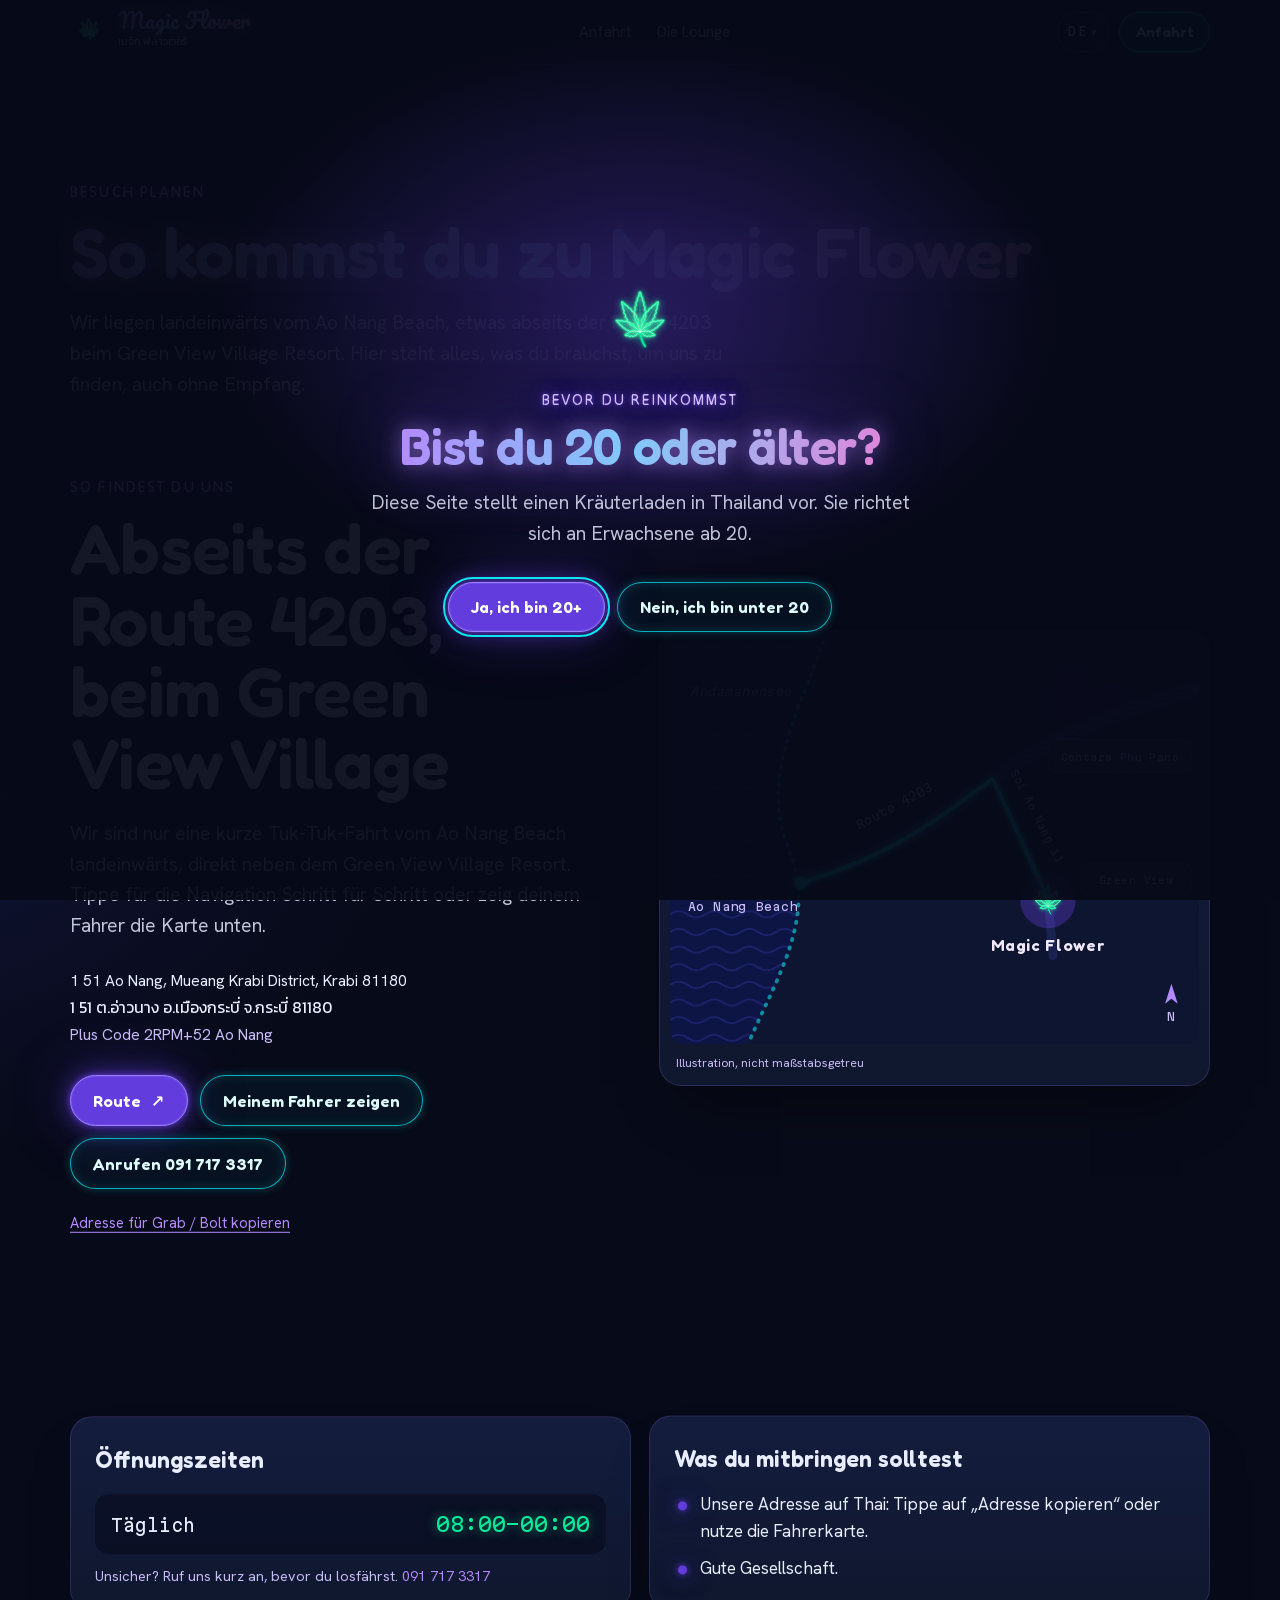
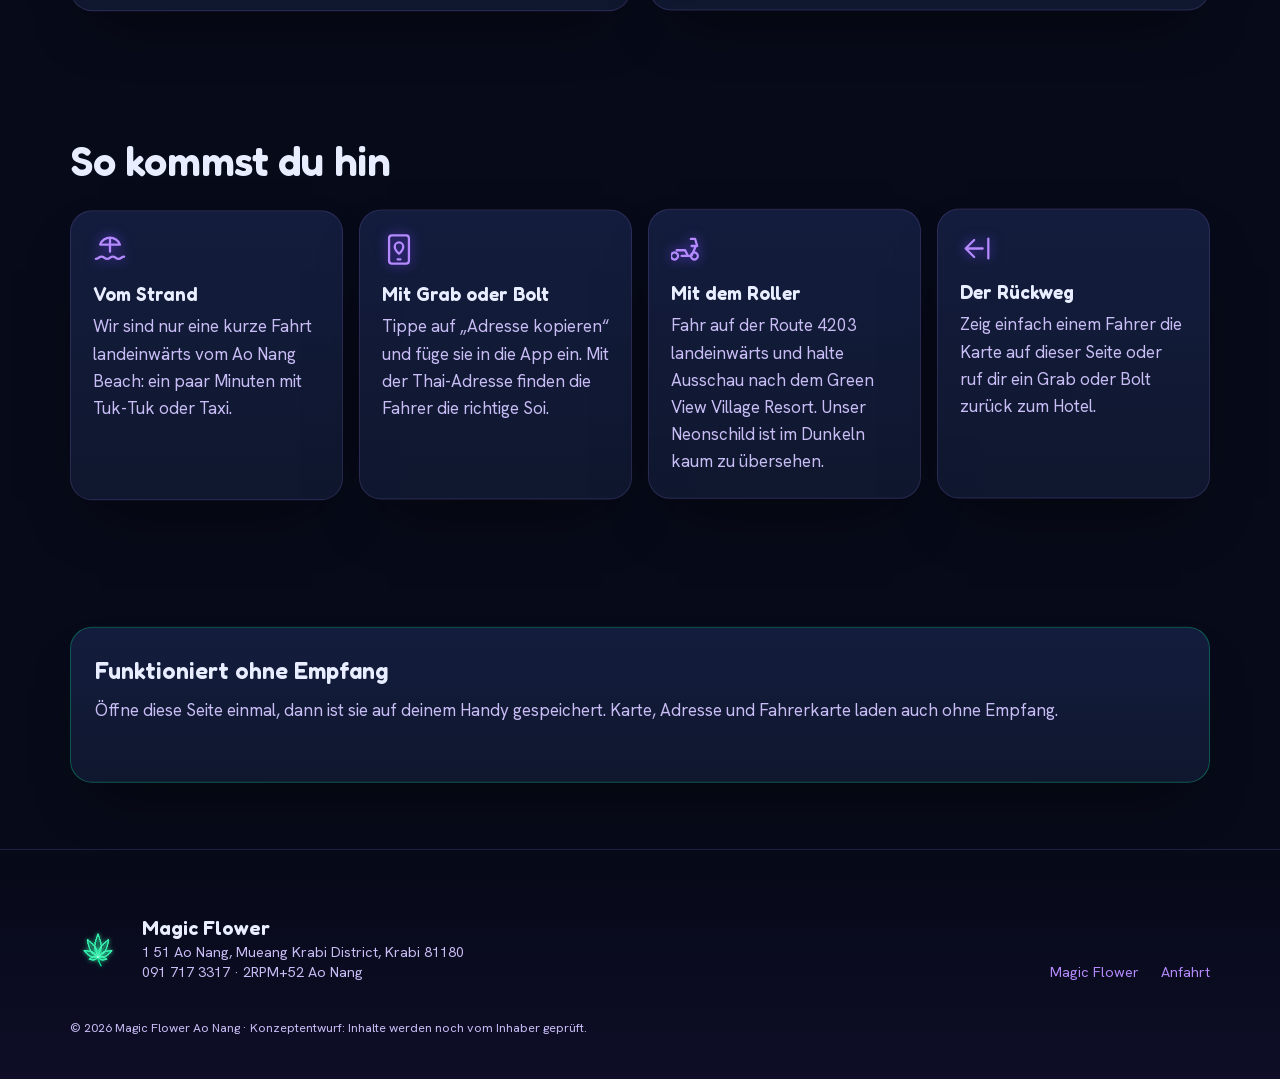
<file: de/visit/index.html>
<!DOCTYPE html><html lang="de" class="t0kr7W_variable Pukg9a_variable _8aCJIG_variable RY3kyG_variable _1l99-q_variable kPwpCq_variable"><head><meta charSet="utf-8"/><meta name="viewport" content="width=device-width, initial-scale=1"/><link rel="preload" href="/_next/static/media/524b092e58b59866-s.p.0dpcdum4paikg.woff2" as="font" crossorigin="" type="font/woff2"/><link rel="preload" href="/_next/static/media/5d52bd6c4cb3f315-s.p.0ez3bnoxb63ra.woff2" as="font" crossorigin="" type="font/woff2"/><link rel="preload" href="/_next/static/media/a624dffa201843ff-s.p.2xocl9mu6olar.woff2" as="font" crossorigin="" type="font/woff2"/><link rel="stylesheet" href="/_next/static/chunks/0il991kbuue2v.css" data-precedence="next"/><link rel="preload" as="script" fetchPriority="low" href="/_next/static/chunks/19wg2q9r2_sev.js"/><script src="/_next/static/chunks/1c0mhc5ebbn3y.js" async=""></script><script src="/_next/static/chunks/01s_f_3qlcqtb.js" async=""></script><script src="/_next/static/chunks/turbopack-3-ry682tkyiqk.js" async=""></script><script src="/_next/static/chunks/0umf92h1sb77c.js" async=""></script><script src="/_next/static/chunks/3gus54q_a1jyn.js" async=""></script><script src="/_next/static/chunks/2eat9ag_m4u0t.js" async=""></script><script src="/_next/static/chunks/1uftyivyzfm8-.js" async=""></script><meta name="theme-color" content="#070A18"/><title>Magic Flower besuchen · Öffnungszeiten und Anfahrt, Ao Nang</title><meta name="description" content="Öffnungszeiten, Anfahrt, eine Karte auf Thai für deinen Fahrer und was du mitbringen solltest. Einmal geöffnet, bleibt die Seite auf deinem Handy gespeichert und funktioniert auch ohne Empfang."/><link rel="manifest" href="/manifest.webmanifest"/><meta name="robots" content="noindex, nofollow"/><link rel="canonical" href="https://magicflower.mediawaterhole.com/de/visit/"/><link rel="alternate" hrefLang="en" href="https://magicflower.mediawaterhole.com/visit/"/><link rel="alternate" hrefLang="th" href="https://magicflower.mediawaterhole.com/th/visit/"/><link rel="alternate" hrefLang="de" href="https://magicflower.mediawaterhole.com/de/visit/"/><link rel="alternate" hrefLang="fr" href="https://magicflower.mediawaterhole.com/fr/visit/"/><link rel="alternate" hrefLang="x-default" href="https://magicflower.mediawaterhole.com/visit/"/><link rel="icon" href="/icon.svg?icon.2z9hjhtkv5s27.svg" sizes="any" type="image/svg+xml"/><meta name="next-size-adjust" content=""/><script>(function(){var d=document.documentElement;d.classList.add('js');
if(!window.matchMedia('(prefers-reduced-motion: reduce)').matches)d.classList.add('motion-ok');
try{var t=Number(localStorage.getItem('mf-age-ok'));if(t&&Date.now()-t<2592e6)d.dataset.ageOk='1'}catch(e){}})();</script><script src="/_next/static/chunks/0cz1d0mv5g_q7.js" noModule=""></script></head><body><div hidden=""><!--$--><!--/$--></div><svg width="0" height="0" aria-hidden="true" focusable="false" style="position:absolute;overflow:hidden"><defs><filter id="leaf-glow" x="-50%" y="-50%" width="200%" height="200%"><feGaussianBlur stdDeviation="3" result="b1"></feGaussianBlur><feGaussianBlur stdDeviation="9" result="b2"></feGaussianBlur><feMerge><feMergeNode in="b2"></feMergeNode><feMergeNode in="b1"></feMergeNode><feMergeNode in="SourceGraphic"></feMergeNode></feMerge></filter><symbol id="leaf-mark" viewBox="-120 -120 240 240"><g transform="translate(0 40)" filter="url(#leaf-glow)" fill="none" stroke-linejoin="round" stroke-linecap="round"><g stroke="#07EA99" stroke-width="4.5"><path d="M0,0 L0.8,-6.9 L2.1,-11.1 L5.3,-18.1 L6.8,-22.2 L11.9,-29.2 L11.5,-33.3 L14.9,-40.3 L12,-44.4 L14.7,-51.4 L11.2,-55.6 L13,-62.5 L9.3,-66.7 L10.1,-73.6 L6.6,-77.8 L6.3,-84.7 L3.4,-88.9 L2.2,-95.8 L0,-100 L-2.2,-95.8 L-3.4,-88.9 L-6.3,-84.7 L-6.6,-77.8 L-10.1,-73.6 L-9.3,-66.7 L-13,-62.5 L-11.2,-55.6 L-14.7,-51.4 L-12,-44.4 L-14.9,-40.3 L-11.5,-33.3 L-11.9,-29.2 L-6.8,-22.2 L-5.3,-18.1 L-2.1,-11.1 L-0.8,-6.9 Z" transform="rotate(0)"></path><path d="M0,0 L0.9,-6.9 L2.3,-11 L5.8,-17.9 L7.3,-22 L12.6,-28.9 L10.7,-33 L13.5,-39.9 L10.6,-44 L12.5,-50.9 L9.1,-55 L10,-61.9 L6.6,-66 L6.4,-72.9 L3.5,-77 L2.2,-83.9 L0,-88 L-2.2,-83.9 L-3.5,-77 L-6.4,-72.9 L-6.6,-66 L-10,-61.9 L-9.1,-55 L-12.5,-50.9 L-10.6,-44 L-13.5,-39.9 L-10.7,-33 L-12.6,-28.9 L-7.3,-22 L-5.8,-17.9 L-2.3,-11 L-0.9,-6.9 Z" transform="rotate(31)"></path><path d="M0,0 L0.9,-6.9 L2.3,-11 L5.8,-17.9 L7.3,-22 L12.6,-28.9 L10.7,-33 L13.5,-39.9 L10.6,-44 L12.5,-50.9 L9.1,-55 L10,-61.9 L6.6,-66 L6.4,-72.9 L3.5,-77 L2.2,-83.9 L0,-88 L-2.2,-83.9 L-3.5,-77 L-6.4,-72.9 L-6.6,-66 L-10,-61.9 L-9.1,-55 L-12.5,-50.9 L-10.6,-44 L-13.5,-39.9 L-10.7,-33 L-12.6,-28.9 L-7.3,-22 L-5.8,-17.9 L-2.3,-11 L-0.9,-6.9 Z" transform="rotate(-31)"></path><path d="M0,0 L0.9,-5.9 L2.4,-9.4 L5.9,-15.3 L7.3,-18.9 L10.7,-24.7 L8.8,-28.3 L10.8,-34.2 L8.1,-37.7 L9,-43.6 L6,-47.1 L5.9,-53 L3.2,-56.6 L2,-62.5 L0,-66 L-2,-62.5 L-3.2,-56.6 L-5.9,-53 L-6,-47.1 L-9,-43.6 L-8.1,-37.7 L-10.8,-34.2 L-8.8,-28.3 L-10.7,-24.7 L-7.3,-18.9 L-5.9,-15.3 L-2.4,-9.4 L-0.9,-5.9 Z" transform="rotate(64)"></path><path d="M0,0 L0.9,-5.9 L2.4,-9.4 L5.9,-15.3 L7.3,-18.9 L10.7,-24.7 L8.8,-28.3 L10.8,-34.2 L8.1,-37.7 L9,-43.6 L6,-47.1 L5.9,-53 L3.2,-56.6 L2,-62.5 L0,-66 L-2,-62.5 L-3.2,-56.6 L-5.9,-53 L-6,-47.1 L-9,-43.6 L-8.1,-37.7 L-10.8,-34.2 L-8.8,-28.3 L-10.7,-24.7 L-7.3,-18.9 L-5.9,-15.3 L-2.4,-9.4 L-0.9,-5.9 Z" transform="rotate(-64)"></path><path d="M0,0 L1.1,-4.7 L2.9,-7.6 L6.6,-12.3 L6,-15.2 L7.3,-19.9 L5.3,-22.8 L5.4,-27.5 L3,-30.4 L1.9,-35.1 L0,-38 L-1.9,-35.1 L-3,-30.4 L-5.4,-27.5 L-5.3,-22.8 L-7.3,-19.9 L-6,-15.2 L-6.6,-12.3 L-2.9,-7.6 L-1.1,-4.7 Z" transform="rotate(102)"></path><path d="M0,0 L1.1,-4.7 L2.9,-7.6 L6.6,-12.3 L6,-15.2 L7.3,-19.9 L5.3,-22.8 L5.4,-27.5 L3,-30.4 L1.9,-35.1 L0,-38 L-1.9,-35.1 L-3,-30.4 L-5.4,-27.5 L-5.3,-22.8 L-7.3,-19.9 L-6,-15.2 L-6.6,-12.3 L-2.9,-7.6 L-1.1,-4.7 Z" transform="rotate(-102)"></path><path d="M0,0 C 2,14 6,26 13,36"></path></g><g stroke="#07EA99" stroke-width="1.6" opacity="0.55"><path d="M0,-4 L0,-82" transform="rotate(0)"></path><path d="M0,-4 L0,-72.2" transform="rotate(31)"></path><path d="M0,-4 L0,-72.2" transform="rotate(-31)"></path><path d="M0,-4 L0,-54.1" transform="rotate(64)"></path><path d="M0,-4 L0,-54.1" transform="rotate(-64)"></path><path d="M0,-4 L0,-31.2" transform="rotate(102)"></path><path d="M0,-4 L0,-31.2" transform="rotate(-102)"></path></g><g stroke="#E9FFF6" stroke-width="1.2" opacity="0.85"><path d="M0,0 L0.8,-6.9 L2.1,-11.1 L5.3,-18.1 L6.8,-22.2 L11.9,-29.2 L11.5,-33.3 L14.9,-40.3 L12,-44.4 L14.7,-51.4 L11.2,-55.6 L13,-62.5 L9.3,-66.7 L10.1,-73.6 L6.6,-77.8 L6.3,-84.7 L3.4,-88.9 L2.2,-95.8 L0,-100 L-2.2,-95.8 L-3.4,-88.9 L-6.3,-84.7 L-6.6,-77.8 L-10.1,-73.6 L-9.3,-66.7 L-13,-62.5 L-11.2,-55.6 L-14.7,-51.4 L-12,-44.4 L-14.9,-40.3 L-11.5,-33.3 L-11.9,-29.2 L-6.8,-22.2 L-5.3,-18.1 L-2.1,-11.1 L-0.8,-6.9 Z" transform="rotate(0)"></path><path d="M0,0 L0.9,-6.9 L2.3,-11 L5.8,-17.9 L7.3,-22 L12.6,-28.9 L10.7,-33 L13.5,-39.9 L10.6,-44 L12.5,-50.9 L9.1,-55 L10,-61.9 L6.6,-66 L6.4,-72.9 L3.5,-77 L2.2,-83.9 L0,-88 L-2.2,-83.9 L-3.5,-77 L-6.4,-72.9 L-6.6,-66 L-10,-61.9 L-9.1,-55 L-12.5,-50.9 L-10.6,-44 L-13.5,-39.9 L-10.7,-33 L-12.6,-28.9 L-7.3,-22 L-5.8,-17.9 L-2.3,-11 L-0.9,-6.9 Z" transform="rotate(31)"></path><path d="M0,0 L0.9,-6.9 L2.3,-11 L5.8,-17.9 L7.3,-22 L12.6,-28.9 L10.7,-33 L13.5,-39.9 L10.6,-44 L12.5,-50.9 L9.1,-55 L10,-61.9 L6.6,-66 L6.4,-72.9 L3.5,-77 L2.2,-83.9 L0,-88 L-2.2,-83.9 L-3.5,-77 L-6.4,-72.9 L-6.6,-66 L-10,-61.9 L-9.1,-55 L-12.5,-50.9 L-10.6,-44 L-13.5,-39.9 L-10.7,-33 L-12.6,-28.9 L-7.3,-22 L-5.8,-17.9 L-2.3,-11 L-0.9,-6.9 Z" transform="rotate(-31)"></path><path d="M0,0 L0.9,-5.9 L2.4,-9.4 L5.9,-15.3 L7.3,-18.9 L10.7,-24.7 L8.8,-28.3 L10.8,-34.2 L8.1,-37.7 L9,-43.6 L6,-47.1 L5.9,-53 L3.2,-56.6 L2,-62.5 L0,-66 L-2,-62.5 L-3.2,-56.6 L-5.9,-53 L-6,-47.1 L-9,-43.6 L-8.1,-37.7 L-10.8,-34.2 L-8.8,-28.3 L-10.7,-24.7 L-7.3,-18.9 L-5.9,-15.3 L-2.4,-9.4 L-0.9,-5.9 Z" transform="rotate(64)"></path><path d="M0,0 L0.9,-5.9 L2.4,-9.4 L5.9,-15.3 L7.3,-18.9 L10.7,-24.7 L8.8,-28.3 L10.8,-34.2 L8.1,-37.7 L9,-43.6 L6,-47.1 L5.9,-53 L3.2,-56.6 L2,-62.5 L0,-66 L-2,-62.5 L-3.2,-56.6 L-5.9,-53 L-6,-47.1 L-9,-43.6 L-8.1,-37.7 L-10.8,-34.2 L-8.8,-28.3 L-10.7,-24.7 L-7.3,-18.9 L-5.9,-15.3 L-2.4,-9.4 L-0.9,-5.9 Z" transform="rotate(-64)"></path><path d="M0,0 L1.1,-4.7 L2.9,-7.6 L6.6,-12.3 L6,-15.2 L7.3,-19.9 L5.3,-22.8 L5.4,-27.5 L3,-30.4 L1.9,-35.1 L0,-38 L-1.9,-35.1 L-3,-30.4 L-5.4,-27.5 L-5.3,-22.8 L-7.3,-19.9 L-6,-15.2 L-6.6,-12.3 L-2.9,-7.6 L-1.1,-4.7 Z" transform="rotate(102)"></path><path d="M0,0 L1.1,-4.7 L2.9,-7.6 L6.6,-12.3 L6,-15.2 L7.3,-19.9 L5.3,-22.8 L5.4,-27.5 L3,-30.4 L1.9,-35.1 L0,-38 L-1.9,-35.1 L-3,-30.4 L-5.4,-27.5 L-5.3,-22.8 L-7.3,-19.9 L-6,-15.2 L-6.6,-12.3 L-2.9,-7.6 L-1.1,-4.7 Z" transform="rotate(-102)"></path></g></g></symbol></defs></svg><div class="age-gate" data-lenis-prevent="true" role="dialog" aria-modal="true" aria-labelledby="age-title"><div class="age-gate__panel"><svg width="96" height="96" style="width:96px;height:96px;flex-shrink:0" class="flicker-on" aria-hidden="true"><use href="#leaf-mark" width="100%" height="100%"></use></svg><p class="kicker mt-6">Bevor du reinkommst</p><h2 id="age-title" class="h-display mt-2" style="font-size:clamp(2rem, 7vw, 3.2rem)"><span class="sign-text">Bist du 20 oder älter?</span></h2><p class="lede mt-4">Diese Seite stellt einen Kräuterladen in Thailand vor. Sie richtet sich an Erwachsene ab 20.</p><div class="mt-8 flex flex-wrap justify-center gap-3"><a href="#enter" class="btn btn-primary">Ja, ich bin 20+</a><button type="button" class="btn btn-ghost">Nein, ich bin unter 20</button></div></div></div><span id="enter" hidden=""></span><div id="site"><header class="site-header"><div class="container site-header__inner"><a href="/de/" aria-label="Magic Flower, Startseite" class="no-underline"><span class="wordmark "><svg width="38" height="38" style="width:38px;height:38px;flex-shrink:0" aria-hidden="true"><use href="#leaf-mark" width="100%" height="100%"></use></svg><span class="wordmark__text"><span class="wordmark__name sign-text">Magic Flower</span><span class="wordmark__sub"><span lang="th" class="font-thai">เมจิก ฟลาวเวอร์</span></span></span></span></a><nav aria-label="Bereiche" class="site-header__nav"><a href="/de/visit/">Anfahrt</a><a href="/de/#space">Die Lounge</a></nav><div class="site-header__end"><details class="lang"><summary aria-label="DE, Sprache: Deutsch"><span aria-hidden="true">DE</span><span class="lang__caret" aria-hidden="true">▾</span></summary><ul class="lang__menu card"><li><a href="/visit/" lang="en" hrefLang="en">English</a></li><li><a href="/th/visit/" lang="th" hrefLang="th">ไทย</a></li><li><a href="/de/visit/" lang="de" hrefLang="de" aria-current="page">Deutsch</a></li><li><a href="/fr/visit/" lang="fr" hrefLang="fr">Français</a></li></ul></details><a href="/de/visit/" class="btn btn-ghost site-header__cta" aria-label="Anfahrt" aria-current="page"><svg viewBox="0 0 24 24" class="site-header__pin" aria-hidden="true"><path d="M12 21s-6.5-5.6-6.5-11a6.5 6.5 0 0 1 13 0c0 5.4-6.5 11-6.5 11Zm0-8.5a2.5 2.5 0 1 0 0-5 2.5 2.5 0 0 0 0 5Z"></path></svg><span class="site-header__cta-label">Anfahrt</span></a></div></div></header><main><header class="page-intro container"><p class="kicker" data-reveal="true">Besuch planen</p><h1 class="h-display mt-3" data-reveal="true"><span class="sign-text">So kommst du zu Magic Flower</span></h1><p class="lede mt-5" data-reveal="true">Wir liegen landeinwärts vom Ao Nang Beach, etwas abseits der Route 4203 beim Green View Village Resort. Hier steht alles, was du brauchst, um uns zu finden, auch ohne Empfang.</p></header><section id="visit" class="section" aria-labelledby="visit-title"><div class="container visit"><div><header class=""><p class="kicker" data-reveal="true">So findest du uns</p><h2 id="visit-title" class="h-display mt-3" data-reveal="true">Abseits der Route 4203, beim Green View Village</h2><div class="lede mt-5 " data-reveal="true">Wir sind nur eine kurze Tuk-Tuk-Fahrt vom Ao Nang Beach landeinwärts, direkt neben dem Green View Village Resort. Tippe für die Navigation Schritt für Schritt oder zeig deinem Fahrer die Karte unten.</div></header><address class="visit__address" data-reveal="true"><span>1 51 Ao Nang, Mueang Krabi District, Krabi 81180</span><span class="font-thai" lang="th">1 51 ต.อ่าวนาง อ.เมืองกระบี่ จ.กระบี่ 81180</span><span class="muted">Plus Code<!-- --> <!-- -->2RPM+52 Ao Nang</span></address><div class="mt-7 flex flex-wrap gap-3" data-reveal="true"><a class="btn btn-primary" href="https://www.google.com/maps/dir/?api=1&amp;destination=8.03545,98.832585" target="_blank" rel="noopener noreferrer">Route<!-- --> <span aria-hidden="true">↗</span></a><button type="button" class="btn btn-ghost">Meinem Fahrer zeigen</button><a class="btn btn-ghost" href="tel:+66917173317">Anrufen<!-- --> <!-- -->091 717 3317</a></div><button type="button" class="visit__copy" data-reveal="true"><span aria-live="polite">Adresse für Grab / Bolt kopieren</span></button></div><figure class="map card" data-reveal="true"><svg viewBox="0 0 420 320" role="img" aria-labelledby="map-title"><title id="map-title">Magic Flower: Abseits der Route 4203, beim Green View Village</title><defs><pattern id="waves" width="28" height="14" patternUnits="userSpaceOnUse"><path d="M0,7 Q7,2 14,7 T28,7" fill="none" stroke="#4245C9" stroke-opacity="0.35" stroke-width="1.2"></path></pattern><filter id="map-glow" x="-20%" y="-20%" width="140%" height="140%"><feGaussianBlur stdDeviation="3" result="b"></feGaussianBlur><feMerge><feMergeNode in="b"></feMergeNode><feMergeNode in="SourceGraphic"></feMergeNode></feMerge></filter></defs><path d="M0,0 L122,0 C100,62 70,112 96,170 C116,222 82,272 62,320 L0,320 Z" fill="#0c1544"></path><path d="M0,0 L122,0 C100,62 70,112 96,170 C116,222 82,272 62,320 L0,320 Z" fill="url(#waves)"></path><path d="M122,0 C100,62 70,112 96,170 C116,222 82,272 62,320" fill="none" stroke="#0BE6F0" stroke-opacity="0.7" stroke-width="3" stroke-dasharray="1 6" stroke-linecap="round" opacity="0.8"></path><text x="16" y="44" class="map__label map__label--sea">Andamanensee</text><text x="14" y="214" class="map__label">Ao Nang Beach</text><path d="M300,62 C298,40 306,22 318,20 C330,18 336,36 334,62 Z M338,62 C336,48 342,34 352,34 C362,34 366,48 364,62 Z" fill="#241f5a" opacity="0.9"></path><path d="M100,190 C160,175 202,150 240,121 S330,60 420,38" fill="none" stroke="#202a5e" stroke-width="12" stroke-linecap="round"></path><path d="M100,190 C160,175 202,150 240,121 S330,60 420,38" fill="none" stroke="#B48AFE" stroke-opacity="0.35" stroke-width="1" stroke-dasharray="6 7"></path><path d="M256,110 C276,150 286,176 300,204 L304,250" fill="none" stroke="#1a2350" stroke-width="7" stroke-linecap="round"></path><text x="150" y="150" class="map__label" transform="rotate(-28 150 150)">Route 4203</text><text x="0" y="0" class="map__label map__label--sm" transform="translate(270 104) rotate(63)">Soi Ao Nang 11</text><rect x="326" y="176" width="88" height="26" rx="7" fill="#18234a" stroke="#B48AFE" stroke-opacity="0.3"></rect><text x="370" y="193" text-anchor="middle" class="map__label map__label--sm">Green View</text><rect x="300" y="78" width="114" height="26" rx="7" fill="#18234a" stroke="#B48AFE" stroke-opacity="0.3"></rect><text x="357" y="95" text-anchor="middle" class="map__label map__label--sm">Centara Phu Pano</text><path class="map__route" d="M104,192 C160,176 202,150 240,121 L256,110 C276,150 286,176 300,204" pathLength="1" fill="none" stroke="#0BE6F0" stroke-width="3.5" stroke-linecap="round" stroke-dasharray="1" filter="url(#map-glow)"></path><circle cx="104" cy="192" r="5" fill="#0BE6F0" filter="url(#map-glow)"></circle><g transform="translate(300 206)"><circle r="22" class="map__pulse" fill="#633CDD" opacity="0.35"></circle><g transform="translate(-20 -22)"><svg width="40" height="40" style="width:40px;height:40px;flex-shrink:0" aria-hidden="true"><use href="#leaf-mark" width="100%" height="100%"></use></svg></g><text x="0" y="40" text-anchor="middle" class="map__label map__label--shop">Magic Flower</text></g><g transform="translate(398 286)" class="map__label"><path d="M0,-14 L5,2 L0,-2 L-5,2 Z" fill="#B48AFE"></path><text x="0" y="16" text-anchor="middle">N</text></g></svg><figcaption class="map__note">Illustration, nicht maßstabsgetreu</figcaption></figure></div><dialog class="driver" aria-labelledby="driver-title" data-lenis-prevent="true"><p class="kicker" id="driver-title">Für deinen Fahrer</p><p class="driver__ask font-thai" lang="th">กรุณาไปส่งที่ร้าน Magic Flower</p><p class="driver__name font-thai" lang="th">(<!-- -->เมจิก ฟลาวเวอร์<!-- -->)</p><p class="driver__addr font-thai" lang="th">1 51 ต.อ่าวนาง อ.เมืองกระบี่ จ.กระบี่ 81180<br/>ใกล้ กรีนวิว วิลเลจ รีสอร์ท</p><p class="driver__meta">2RPM+52 Ao Nang<!-- --> · <a href="tel:+66917173317">091 717 3317</a></p><form method="dialog"><button class="btn btn-primary mt-6" type="submit">Schließen</button></form></dialog></section><section class="section section--tight" aria-labelledby="hours-title"><div class="container visit-facts"><div class="card visit-card" data-reveal="true"><h2 id="hours-title" class="visit-card__title">Öffnungszeiten</h2><dl class="hours"><dt>Täglich</dt><dd>08:00<!-- -->–<!-- -->00:00</dd></dl><p class="muted text-sm mt-3">Unsicher? Ruf uns kurz an, bevor du losfährst.<!-- --> <a class="link" href="tel:+66917173317">091 717 3317</a></p></div><div class="card visit-card" data-reveal="true"><h2 class="visit-card__title">Was du mitbringen solltest</h2><ul class="bring"><li>Unsere Adresse auf Thai: Tippe auf „Adresse kopieren“ oder nutze die Fahrerkarte.</li><li>Gute Gesellschaft.</li></ul></div></div></section><section class="section section--tight" aria-labelledby="tips-title"><div class="container"><h2 id="tips-title" class="h-display h-display--sm" data-reveal="true">So kommst du hin</h2><ul class="tips"><li class="card tip" data-reveal="true"><svg viewBox="0 0 24 24" class="tip__icon" aria-hidden="true"><path d="M2 18c2 0 2-1.5 4-1.5S8 18 10 18s2-1.5 4-1.5 2 1.5 4 1.5 2-1.5 4-1.5M12 3v10M12 3c3 0 6 2 7 5H5c1-3 4-5 7-5Z"></path></svg><h3 class="tip__title">Vom Strand</h3><p class="muted mt-1">Wir sind nur eine kurze Fahrt landeinwärts vom Ao Nang Beach: ein paar Minuten mit Tuk-Tuk oder Taxi.</p></li><li class="card tip" data-reveal="true"><svg viewBox="0 0 24 24" class="tip__icon" aria-hidden="true"><path d="M7 2h10a2 2 0 0 1 2 2v16a2 2 0 0 1-2 2H7a2 2 0 0 1-2-2V4a2 2 0 0 1 2-2Zm4 17h2M12 7a3 3 0 0 0-3 3c0 2.2 3 5 3 5s3-2.8 3-5a3 3 0 0 0-3-3Z"></path></svg><h3 class="tip__title">Mit Grab oder Bolt</h3><p class="muted mt-1">Tippe auf „Adresse kopieren“ und füge sie in die App ein. Mit der Thai-Adresse finden die Fahrer die richtige Soi.</p></li><li class="card tip" data-reveal="true"><svg viewBox="0 0 24 24" class="tip__icon" aria-hidden="true"><path d="M5 17a2.5 2.5 0 1 0 0 .1M19 17a2.5 2.5 0 1 0 0 .1M7.5 17h7l3-7h-3M14 5h3l1.5 5M4 13h6l2 4"></path></svg><h3 class="tip__title">Mit dem Roller</h3><p class="muted mt-1">Fahr auf der Route 4203 landeinwärts und halte Ausschau nach dem Green View Village Resort. Unser Neonschild ist im Dunkeln kaum zu übersehen.</p></li><li class="card tip" data-reveal="true"><svg viewBox="0 0 24 24" class="tip__icon" aria-hidden="true"><path d="M4 12h12M10 6l-6 6 6 6M20 5v14"></path></svg><h3 class="tip__title">Der Rückweg</h3><p class="muted mt-1">Zeig einfach einem Fahrer die Karte auf dieser Seite oder ruf dir ein Grab oder Bolt zurück zum Hotel.</p></li></ul></div></section><section class="section section--tight" aria-labelledby="offline-title"><div class="container"><div class="card offline" data-reveal="true"><h2 id="offline-title" class="visit-card__title">Funktioniert ohne Empfang</h2><p class="muted mt-2">Öffne diese Seite einmal, dann ist sie auf deinem Handy gespeichert. Karte, Adresse und Fahrerkarte laden auch ohne Empfang.</p><p class="offline__status" aria-live="polite"></p></div></div></section></main><footer class="site-footer"><div class="container"><div class="site-footer__grid"><div class="flex items-center gap-4"><svg width="56" height="56" style="width:56px;height:56px;flex-shrink:0" aria-hidden="true"><use href="#leaf-mark" width="100%" height="100%"></use></svg><div><p class="font-display text-xl font-semibold">Magic Flower</p><p class="muted text-sm">1 51 Ao Nang, Mueang Krabi District, Krabi 81180</p><p class="muted text-sm"><a href="tel:+66917173317">091 717 3317</a> · <!-- -->2RPM+52 Ao Nang</p></div></div><nav aria-label="Seiten" class="site-footer__links text-sm"><a href="/de/">Magic Flower</a><a href="/de/visit/">Anfahrt</a></nav></div><p class="site-footer__fine">© <!-- -->2026<!-- --> <!-- -->Magic Flower Ao Nang<!-- --> · <!-- -->Konzeptentwurf: Inhalte werden noch vom Inhaber geprüft.</p></div></footer></div><!--$--><!--/$--><script id="_R_">(globalThis["TURBOPACK"] || (globalThis["TURBOPACK"] = [])).push({"otherChunks":["static/chunks/19wg2q9r2_sev.js","static/chunks/1c0mhc5ebbn3y.js","static/chunks/01s_f_3qlcqtb.js"],"runtimeModuleIds":[94553]});</script><script src="/_next/static/chunks/19wg2q9r2_sev.js" async=""></script><script>(self.__next_f=self.__next_f||[]).push([0])</script><script>self.__next_f.push([1,"1:\"$Sreact.fragment\"\n2:\"/_next/static/chunks/0umf92h1sb77c.js\"\n3:I[39756,[\"$2\"],\"default\"]\n4:I[37457,[\"$2\"],\"default\"]\nb:I[97367,[\"$2\"],\"OutletBoundary\"]\nc:\"$Sreact.suspense\"\ne:\"ViewportBoundary\"\nf:I[97367,[\"$2\"],\"$e\"]\n11:\"MetadataBoundary\"\n12:I[97367,[\"$2\"],\"$11\"]\n14:I[68027,[],\"default\",1]\n:HL[\"/_next/static/chunks/0il991kbuue2v.css\",\"style\"]\n:HL[\"/_next/static/media/524b092e58b59866-s.p.0dpcdum4paikg.woff2\",\"font\",{\"crossOrigin\":\"\",\"type\":\"font/woff2\"}]\n:HL[\"/_next/static/media/5d52bd6c4cb3f315-s.p.0ez3bnoxb63ra.woff2\",\"font\",{\"crossOrigin\":\"\",\"type\":\"font/woff2\"}]\n:HL[\"/_next/static/media/a624dffa201843ff-s.p.2xocl9mu6olar.woff2\",\"font\",{\"crossOrigin\":\"\",\"type\":\"font/woff2\"}]\n5:X\n9:[[\"children\",{\"s\":\"__PAGE__\",\"h\":512,\"d\":{\"r\":[\"$\",\"$1\",\"c\",{\"children\":[\"$La\",[[\"$\",\"script\",\"script-0\",{\"src\":\"/_next/static/chunks/3gus54q_a1jyn.js\",\"async\":true,\"nonce\":\"$undefined\"}],[\"$\",\"script\",\"script-1\",{\"src\":\"/_next/static/chunks/2eat9ag_m4u0t.js\",\"async\":true,\"nonce\":\"$undefined\"}],[\"$\",\"script\",\"script-2\",{\"src\":\"/_next/static/chunks/1uftyivyzfm8-.js\",\"async\":true,\"nonce\":\"$undefined\"}]],[\"$\",\"$Lb\",null,{\"children\":[\"$\",\"$c\",null,{\"name\":\"Next.MetadataOutlet\",\"children\":\"$@d\"}]}]]}],\"p\":false,\"v\":null}}]]\n8:[[\"children\",{\"s\":\"visit\",\"h\":512,\"d\":{\"r\":[\"$\",\"$1\",\"c\",{\"children\":[null,[\"$\",\"$L3\",null,{\"parallelRouterKey\":\"children\",\"error\":\"$undefined\",\"errorStyles\":\"$undefined\",\"errorScripts\":\"$undefined\",\"template\":[\"$\",\"$L4\",null,{}],\"templateStyles\":\"$undefined\",\"templateScripts\":\"$undefined\",\"notFound\":\"$undefined\",\"forbidden\":\"$undefined\",\"unauthorized\":\"$undefined\"}]]}],\"p\":false,\"v\":\"$5\"},\"c\":\"$Q9\"}]]\n6:[[\"children\",{\"s\":{\"n\":\"locale\",\"t\":\"d\",\"k\":\"de\",\"s\":[\"brand\",\"visit\"]},\"h\":66064,\"d\":{\"r\":[\"$\",\"$1\",\"c\",{\"children\":[[[\"$\",\"link\",\"0\",{\"rel\":\"stylesheet\",\"href\":\"/_next/static/chunks/0il991kbuue2v.css\",\"precedence\":\"next\",\"crossOrigin\":\"$undefined\",\"nonce\":\"$undefined\"}]],\"$L7\"]}],\"p\":false,\"v\":null},\"c\":\"$Q8\"}]]\n0:{\"P\":null,\"c\":[\"\",\"de\",\"visit\",\"\"],\"q\":\"\",\"i\":false,\"t\":{\"t\":{\"s\":\"\",\"h\":131600,\"d\":{\"r\":[\"$\",\"$1\",\"c\",{\"children\":[null,[\"$\",\"$L3\",null,{\"parallelRouterKey\":\"children\",\"error\":\"$undefined\",\"errorStyles\":\"$undefined\",\"errorScripts\":\"$undefined\",\"template\":[\"$\",\"$L4\",null,{}],\"templateStyles\":\"$undefined\",\"templateScripts\":\"$undefined\",\"notFound\":[[[\"$\",\"title\",null,{\"children\":\"404: This page could not be found.\"}],[\"$\",\"div\",null,{\"style\":{\"fontFamily\":\"system-ui,\\\"Segoe UI\\\",Roboto,Helvetica,Arial,sans-serif,\\\"Apple Color Emoji\\\",\\\"Segoe UI Emoji\\\"\",\"height\":\"100vh\",\"textAlign\":\"center\",\"display\":\"flex\",\"flexDirection\":\"column\",\"alignItems\":\"center\",\"justifyContent\":\"center\"},\"children\":[\"$\",\"div\",null,{\"children\":[[\"$\",\"style\",null,{\"dangerouslySetInnerHTML\":{\"__html\":\"body{color:#000;background:#fff;margin:0}.next-error-h1{border-right:1px solid rgba(0,0,0,.3)}@media (prefers-color-scheme:dark){body{color:#fff;background:#000}.next-error-h1{border-right:1px solid rgba(255,255,255,.3)}}\"}}],[\"$\",\"h1\",null,{\"className\":\"next-error-h1\",\"style\":{\"display\":\"inline-block\",\"margin\":\"0 20px 0 0\",\"padding\":\"0 23px 0 0\",\"fontSize\":24,\"fontWeight\":500,\"verticalAlign\":\"top\",\"lineHeight\":\"49px\"},\"children\":404}],[\"$\",\"div\",null,{\"style\":{\"display\":\"inline-block\"},\"children\":[\"$\",\"h2\",null,{\"style\":{\"fontSize\":14,\"fontWeight\":400,\"lineHeight\":\"49px\",\"margin\":0},\"children\":\"This page could not be found.\"}]}]]}]}]],[]],\"forbidden\":\"$undefined\",\"unauthorized\":\"$undefined\"}]]}],\"p\":false,\"v\":\"$5\"},\"c\":\"$Q6\"},\"h\":{\"r\":[\"$\",\"$1\",\"h\",{\"children\":[null,[\"$\",\"$Lf\",null,{\"children\":\"$L10\"}],[\"$\",\"$L12\",null,{\"children\":[[\"$\",\"div\",null,{\"hidden\":true,\"children\":[\"$\",\"$c\",null,{\"name\":\"Next.Metadata\",\"children\":\"$L13\"}]}],null]}],[\"$\",\"meta\",null,{\"name\":\"next-size-adjust\",\"content\":\"\"}]]}],\"p\":false,\"v\":null}},\"m\":\"$undefined\",\"G\":[\"$14\",[]],\"S\":true,\"r\":\"$undefined\",\"s\":\"$undefined\",\"a\":\"$undefined\",\"l\":\"$undefined\",\"p\":\"$undefined\",\"d\":\"$undefined\",\"b\":\"EO86tYsI7T-o7CuITEutP\"}\n19:\"/_next/static/chunks/3gus54q_a1jyn.js\"\n1a:\"/_next/static/chunks/2eat9ag_m4u0t.js\"\n1b:\"/_next/static/chunks/1uftyivyzfm8-.js\"\n1c:I[97719,[\"$19\",\"$1a\",\"$1b\"],\"AgeGate\"]\n1d:I[78173,[\"$19\",\"$1a\",\"$1b\"],\"VisitMap\"]\n5:C\n7:[\"$\",\"html\",null,{\"lang\":\"de\",\"className\":\"t0kr7W_variable Pukg9a_variable _8aCJIG_variable RY3kyG_variable _1l99-q_variable kPwpCq_variable\",\"suppressHydrationWarning\":true,\"children\":[[\"$\",\"head\",null,{\"children\":[\"$\",\"script\",null,{\"dangerouslySetInnerHTML\":{\"__html\":\"(function(){var d=document.documentElement;d.classList.add('js');\\nif(!window.matchMedia('(prefers-reduced-motion: reduce)').matches)d.classList.add('motion-ok');\\ntry{var t=Number(localStorage.getItem('mf-age-ok'));if(t\u0026\u0026Date.now()-t\u003c2592e6)d.dataset.ageOk='1'}catch(e){}})();\"}}]}],[\"$\",\"body\",null,{\"children\":[[\"$\",\"svg\",null,{\"width\":\"0\",\"height\":\"0\",\"aria-hidden\":\"true\",\"focusable\":\"false\",\"style\":{\"position\":\"absolute\",\"overflow\":\"hidden\"},\"children\":[\"$\",\"defs\",null,{\"children\":[[\"$\",\"filter\",null,{\"id\":\"leaf-glow\",\"x\":\"-50%\",\"y\":\"-50%\",\"width\":\"200%\",\"height\":\"200%\",\"children\":[[\"$\",\"feGaussianBlur\",null,{\"stdDeviation\":\"3\",\"result\":\"b1\"}],[\"$\",\"feGaussianBlur\",null,{\"stdDeviation\":\"9\",\"result\":\"b2\"}],[\"$\",\"feMerge\",null,{\"children\":[[\"$\",\"feMergeNode\",null,{\"in\":\"b2\"}],[\"$\",\"feMergeNode\",null,{\"in\":\"b1\"}],[\"$\",\"feMergeNode\",null,{\"in\":\"SourceGraphic\"}]]}]]}],[\"$\",\"symbol\",null,{\"id\":\"leaf-mark\",\"viewBox\":\"-120 -120 240 240\",\"children\":[\"$\",\"g\",null,{\"transform\":\"translate(0 40)\",\"filter\":\"url(#leaf-glow)\",\"fill\":\"none\",\"strokeLinejoin\":\"round\",\"strokeLinecap\":\"round\",\"children\":[[\"$\",\"g\",null,{\"stroke\":\"#07EA99\",\"strokeWidth\":\"4.5\",\"children\":[[[\"$\",\"path\",\"trotate(0)\",{\"d\":\"M0,0 L0.8,-6.9 L2.1,-11.1 L5.3,-18.1 L6.8,-22.2 L11.9,-29.2 L11.5,-33.3 L14.9,-40.3 L12,-44.4 L14.7,-51.4 L11.2,-55.6 L13,-62.5 L9.3,-66.7 L10.1,-73.6 L6.6,-77.8 L6.3,-84.7 L3.4,-88.9 L2.2,-95.8 L0,-100 L-2.2,-95.8 L-3.4,-88.9 L-6.3,-84.7 L-6.6,-77.8 L-10.1,-73.6 L-9.3,-66.7 L-13,-62.5 L-11.2,-55.6 L-14.7,-51.4 L-12,-44.4 L-14.9,-40.3 L-11.5,-33.3 L-11.9,-29.2 L-6.8,-22.2 L-5.3,-18.1 L-2.1,-11.1 L-0.8,-6.9 Z\",\"transform\":\"rotate(0)\"}],[\"$\",\"path\",\"trotate(31)\",{\"d\":\"M0,0 L0.9,-6.9 L2.3,-11 L5.8,-17.9 L7.3,-22 L12.6,-28.9 L10.7,-33 L13.5,-39.9 L10.6,-44 L12.5,-50.9 L9.1,-55 L10,-61.9 L6.6,-66 L6.4,-72.9 L3.5,-77 L2.2,-83.9 L0,-88 L-2.2,-83.9 L-3.5,-77 L-6.4,-72.9 L-6.6,-66 L-10,-61.9 L-9.1,-55 L-12.5,-50.9 L-10.6,-44 L-13.5,-39.9 L-10.7,-33 L-12.6,-28.9 L-7.3,-22 L-5.8,-17.9 L-2.3,-11 L-0.9,-6.9 Z\",\"transform\":\"rotate(31)\"}],[\"$\",\"path\",\"trotate(-31)\",{\"d\":\"M0,0 L0.9,-6.9 L2.3,-11 L5.8,-17.9 L7.3,-22 L12.6,-28.9 L10.7,-33 L13.5,-39.9 L10.6,-44 L12.5,-50.9 L9.1,-55 L10,-61.9 L6.6,-66 L6.4,-72.9 L3.5,-77 L2.2,-83.9 L0,-88 L-2.2,-83.9 L-3.5,-77 L-6.4,-72.9 L-6.6,-66 L-10,-61.9 L-9.1,-55 L-12.5,-50.9 L-10.6,-44 L-13.5,-39.9 L-10.7,-33 L-12.6,-28.9 L-7.3,-22 L-5.8,-17.9 L-2.3,-11 L-0.9,-6.9 Z\",\"transform\":\"rotate(-31)\"}],[\"$\",\"path\",\"trotate(64)\",{\"d\":\"M0,0 L0.9,-5.9 L2.4,-9.4 L5.9,-15.3 L7.3,-18.9 L10.7,-24.7 L8.8,-28.3 L10.8,-34.2 L8.1,-37.7 L9,-43.6 L6,-47.1 L5.9,-53 L3.2,-56.6 L2,-62.5 L0,-66 L-2,-62.5 L-3.2,-56.6 L-5.9,-53 L-6,-47.1 L-9,-43.6 L-8.1,-37.7 L-10.8,-34.2 L-8.8,-28.3 L-10.7,-24.7 L-7.3,-18.9 L-5.9,-15.3 L-2.4,-9.4 L-0.9,-5.9 Z\",\"transform\":\"rotate(64)\"}],[\"$\",\"path\",\"trotate(-64)\",{\"d\":\"M0,0 L0.9,-5.9 L2.4,-9.4 L5.9,-15.3 L7.3,-18.9 L10.7,-24.7 L8.8,-28.3 L10.8,-34.2 L8.1,-37.7 L9,-43.6 L6,-47.1 L5.9,-53 L3.2,-56.6 L2,-62.5 L0,-66 L-2,-62.5 L-3.2,-56.6 L-5.9,-53 L-6,-47.1 L-9,-43.6 L-8.1,-37.7 L-10.8,-34.2 L-8.8,-28.3 L-10.7,-24.7 L-7.3,-18.9 L-5.9,-15.3 L-2.4,-9.4 L-0.9,-5.9 Z\",\"transform\":\"rotate(-64)\"}],[\"$\",\"path\",\"trotate(102)\",{\"d\":\"M0,0 L1.1,-4.7 L2.9,-7.6 L6.6,-12.3 L6,-15.2 L7.3,-19.9 L5.3,-22.8 L5.4,-27.5 L3,-30.4 L1.9,-35.1 L0,-38 L-1.9,-35.1 L-3,-30.4 L-5.4,-27.5 L-5.3,-22.8 L-7.3,-19.9 L-6,-15.2 L-6.6,-12.3 L-2.9,-7.6 L-1.1,-4.7 Z\",\"transform\":\"rotate(102)\"}],[\"$\",\"path\",\"trotate(-102)\",{\"d\":\"M0,0 L1.1,-4.7 L2.9,-7.6 L6.6,-12.3 L6,-15.2 L7.3,-19.9 L5.3,-22.8 L5.4,-27.5 L3,-30.4 L1.9,-35.1 L0,-38 L-1.9,-35.1 L-3,-30.4 L-5.4,-27.5 L-5.3,-22.8 L-7.3,-19.9 L-6,-15.2 L-6.6,-12.3 L-2.9,-7.6 L-1.1,-4.7 Z\",\"transform\":\"rotate(-102)\"}]],\"$L15\"]}],\"$L16\",\"$L17\"]}]}]]}]}],\"$L18\"]}]]}]\na:[[\"$\",\"$L1c\",null,{\"t\":{\"kicker\":\"Bevor du reinkommst\",\"title\":\"Bist du 20 oder älter?\",\"body\":\"Diese Seite stellt einen Kräuterladen in Thailand vor. Sie richtet sich an Erwachsene ab 20.\",\"confirm\":\"Ja, ich bin 20+\",\"decline\":\"Nein, ich bin unter 20\",\"declined\":\"Danke für deine Ehrlichkeit. Genieß die Strände, die Karstfelsen und die Sonnenuntergänge von Ao Nang. Komm wieder, wenn du 20 bist.\"}}],[\"$\",\"span\",null,{\"id\":\"enter\",\"hidden\":true}],[\"$\",\"div\",null,{\"id\":\"site\",\"children\":[[\"$\",\"header\",null,{\"className\":\"site-header\",\"children\":[\"$\",\"div\",null,{\"className\":\"container site-header__inner\",\"children\":[[\"$\",\"a\",null,{\"href\":\"/de/\",\"aria-label\":\"Magic Flower, Startseite\",\"className\":\"no-underline\",\"children\":[\"$\",\"span\",null,{\"className\":\"wordmark \",\"children\":[[\"$\",\"svg\",null,{\"width\":38,\"height\":38,\"style\":{\"width\":38,\"height\":38,\"flexShrink\":0},\"className\":\"$undefined\",\"role\":\"$undefined\",\"aria-hidden\":true,\"children\":[null,[\"$\",\"use\",null,{\"href\":\"#leaf-mark\",\"width\":\"100%\",\"height\":\"100%\"}]]}],[\"$\",\"span\",null,{\"className\":\"wordmark__text\",\"children\":[[\"$\",\"span\",null,{\"className\":\"wordmark__name sign-text\",\"children\":\"Magic Flower\"}],[\"$\",\"span\",null,{\"className\":\"wordmark__sub\",\"children\":[[\"$\",\"span\",null,{\"lang\":\"th\",\"className\":\"font-thai\",\"children\":\"เมจิก ฟลาวเวอร์\"}],null]}]]}]]}]}],[\"$\",\"nav\",null,{\"aria-label\":\"Bereiche\",\"className\":\"site-header__nav\",\"children\":[[\"$\",\"a\",\"/de/visit/\",{\"href\":\"/de/visit/\",\"children\":\"Anfahrt\"}],[\"$\",\"a\",\"/de/#space\",{\"href\":\"/de/#space\",\"children\":\"Die Lounge\"}]]}],[\"$\",\"div\",null,{\"className\":\"site-header__end\",\"children\":[[\"$\",\"details\",null,{\"className\":\"lang\",\"children\":[[\"$\",\"summary\",null,{\"aria-label\":\"DE, Sprache: Deutsch\",\"children\":[[\"$\",\"span\",null,{\"aria-hidden\":\"true\",\"children\":\"DE\"}],[\"$\",\"span\",null,{\"className\":\"lang__caret\",\"aria-hidden\":\"true\",\"children\":\"▾\"}]]}],[\"$\",\"ul\",null,{\"className\":\"lang__menu card\",\"children\":[[\"$\",\"li\",\"en\",{\"children\":[\"$\",\"a\",null,{\"href\":\"/visit/\",\"lang\":\"en\",\"hrefLang\":\"en\",\"aria-current\":\"$undefined\",\"children\":\"English\"}]}],[\"$\",\"li\",\"th\",{\"children\":[\"$\",\"a\",null,{\"href\":\"/th/visit/\",\"lang\":\"th\",\"hrefLang\":\"th\",\"aria-current\":\"$undefined\",\"children\":\"ไทย\"}]}],[\"$\",\"li\",\"de\",{\"children\":[\"$\",\"a\",null,{\"href\":\"/de/visit/\",\"lang\":\"de\",\"hrefLang\":\"de\",\"aria-current\":\"page\",\"children\":\"Deutsch\"}]}],[\"$\",\"li\",\"fr\",{\"children\":[\"$\",\"a\",null,{\"href\":\"/fr/visit/\",\"lang\":\"fr\",\"hrefLang\":\"fr\",\"aria-current\":\"$undefined\",\"children\":\"Français\"}]}]]}]]}],[\"$\",\"a\",null,{\"href\":\"/de/visit/\",\"className\":\"btn btn-ghost site-header__cta\",\"aria-label\":\"Anfahrt\",\"aria-current\":\"page\",\"children\":[[\"$\",\"svg\",null,{\"viewBox\":\"0 0 24 24\",\"className\":\"site-header__pin\",\"aria-hidden\":\"true\",\"children\":[\"$\",\"path\",null,{\"d\":\"M12 21s-6.5-5.6-6.5-11a6.5 6.5 0 0 1 13 0c0 5.4-6.5 11-6.5 11Zm0-8.5a2.5 2.5 0 1 0 0-5 2.5 2.5 0 0 0 0 5Z\"}]}],[\"$\",\"span\",null,{\"className\":\"site-header__cta-label\",\"children\":\"Anfahrt\"}]]}]]}]]}]}],[\"$\",\"main\",null,{\"children\":[[\"$\",\"header\",null,{\"className\":\"page-intro container\",\"children\":[[\"$\",\"p\",null,{\"className\":\"kicker\",\"data-reveal\":true,\"children\":\"Besuch planen\"}],[\"$\",\"h1\",null,{\"className\":\"h-display mt-3\",\"data-reveal\":true,\"children\":[\"$\",\"span\",null,{\"className\":\"sign-text\",\"children\":\"So kommst du zu Magic Flower\"}]}],[\"$\",\"p\",null,{\"className\":\"lede mt-5\",\"data-reveal\":true,\"children\":\"Wir liegen landeinwärts vom Ao Nang Beach, etwas abseits der Route 4203 beim Green View Village Resort. Hier steht alles, was du brauchst, um uns zu finden, auch ohne Empfang.\"}]]}],[\"$\",\"$L1d\",null,{\"t\":{\"kicker\":\"So findest du uns\",\"title\":\"Abseits der Route 4203, beim Green View Village\",\"body\":\"Wir sind nur eine kurze Tuk-Tuk-Fahrt vom Ao Nang Beach landeinwärts, direkt neben dem Green View Village Resort. Tippe für die Navigation Schritt für Schritt oder zeig deinem Fahrer die Karte unten.\",\"directions\":\"Route\",\"call\":\"Anrufen\",\"copy\":\"Adresse für Grab / Bolt kopieren\",\"plusCodeLabel\":\"Plus Code\",\"copied\":\"Adresse kopiert ✓\",\"driverCard\":\"Meinem Fahrer zeigen\",\"driverTitle\":\"Für deinen Fahrer\",\"driverAsk\":\"กรุณาไปส่งที่ร้าน Magic Flower\",\"driverClose\":\"Schließen\",\"mapNote\":\"Illustration, nicht maßstabsgetreu\",\"more\":\"Öffnungszeiten, Anfahrt und was du mitbringen solltest\",\"labels\":{\"beach\":\"Ao Nang Beach\",\"road\":\"Route 4203\",\"soi\":\"Soi Ao Nang 11\",\"resort\":\"Green View\",\"centara\":\"Centara Phu Pano\",\"shop\":\"Magic Flower\",\"sea\":\"Andamanensee\"}}}],[\"$\",\"section\",null,{\"className\":\"section section--tight\",\"aria-labelledby\":\"hours-title\",\"children\":\"$L1e\"}],\"$L1f\",\"$L20\"]}],\"$L21\"]}],\"$L22\",\"$L23\"]\n24:I[89217,[\"$19\",\"$1a\",\"$1b\"],\"OfflineStatus\"]\n25:I[71829,[\"$19\",\"$1a\",\"$1b\"],\"MotionProvider\"]\n26:I[89217,[\"$19\",\"$1a\",\"$1b\"],\"OfflineSupport\"]\n15:[\"$\",\"path\",null,{\"d\":\"M0,0 C 2,14 6,26 13,36\"}]\n16:[\"$\",\"g\",null,{\"stroke\":\"#07EA99\",\"strokeWidth\":\"1.6\",\"opacity\":\"0.55\",\"children\":[[\"$\",\"path\",\"rrotate(0)\",{\"d\":\"M0,-4 L0,-82\",\"transform\":\"rotate(0)\"}],[\"$\",\"path\",\"rrotate(31)\",{\"d\":\"M0,-4 L0,-72.2\",\"transform\":\"rotate(31)\"}],[\"$\",\"path\",\"rrotate(-31)\",{\"d\":\"M0,-4 L0,-72.2\",\"transform\":\"rotate(-31)\"}],[\"$\",\"path\",\"rrotate(64)\",{\"d\":\"M0,-4 L0,-54.1\",\"transform\":\"rotate(64)\"}],[\"$\",\"path\",\"rrotate(-64)\",{\"d\":\"M0,-4 L0,-54.1\",\"transform\":\"rotate(-64)\"}],[\"$\",\"path\",\"rrotate(102)\",{\"d\":\"M0,-4 L0,-31.2\",\"transform\":\"rotate(102)\"}],[\"$\",\"path\",\"rrotate(-102)\",{\"d\":\"M0,-4 L0,-31.2\",\"transform\":\"rotate(-102)\"}]]}]\n17:[\"$\",\"g\",null,{\"stroke\":\"#E9FFF6\",\"strokeWidth\":\"1.2\",\"opacity\":\"0.85\",\"children\":[[\"$\",\"path\",\"crotate(0)\",{\"d\":\"M0,0 L0.8,-6.9 L2.1,-11.1 L5.3,-18.1 L6.8,-22.2 L11.9,-29.2 L11.5,-33.3 L14.9,-40.3 L12,-44.4 L14.7,-51.4 L11.2,-55.6 L13,-62.5 L9.3,-66.7 L10.1,-73.6 L6.6,-77.8 L6.3,-84.7 L3.4,-88.9 L2.2,-95.8 L0,-100 L-2.2,-95.8 L-3.4,-88.9 L-6.3,-84.7 L-6.6,-77.8 L-10.1,-73.6 L-9.3,-66.7 L-13,-62.5 L-11.2,-55.6 L-14.7,-51.4 L-12,-44.4 L-14.9,-40.3 L-11.5,-33.3 L-11.9,-29.2 L-6.8,-22.2 L-5.3,-18.1 L-2.1,-11.1 L-0.8,-6.9 Z\",\"transform\":\"rotate(0)\"}],[\"$\",\"path\",\"crotate(31)\",{\"d\":\"M0,0 L0.9,-6.9 L2.3,-11 L5.8,-17.9 L7.3,-22 L12.6,-28.9 L10.7,-33 L13.5,-39.9 L10.6,-44 L12.5,-50.9 L9.1,-55 L10,-61.9 L6.6,-66 L6.4,-72.9 L3.5,-77 L2.2,-83.9 L0,-88 L-2.2,-83.9 L-3.5,-77 L-6.4,-72.9 L-6.6,-66 L-10,-61.9 L-9.1,-55 L-12.5,-50.9 L-10.6,-44 L-13.5,-39.9 L-10.7,-33 L-12.6,-28.9 L-7.3,-22 L-5.8,-17.9 L-2.3,-11 L-0.9,-6.9 Z\",\"transform\":\"rotate(31)\"}],[\"$\",\"path\",\"crotate(-31)\",{\"d\":\"M0,0 L0.9,-6.9 L2.3,-11 L5.8,-17.9 L7.3,-22 L12.6,-28.9 L10.7,-33 L13.5,-39.9 L10.6,-44 L12.5,-50.9 L9.1,-55 L10,-61.9 L6.6,-66 L6.4,-72.9 L3.5,-77 L2.2,-83.9 L0,-88 L-2.2,-83.9 L-3.5,-77 L-6.4,-72.9 L-6.6,-66 L-10,-61.9 L-9.1,-55 L-12.5,-50.9 L-10.6,-44 L-13.5,-39.9 L-10.7,-33 L-12.6,-28.9 L-7.3,-22 L-5.8,-17.9 L-2.3,-11 L-0.9,-6.9 Z\",\"transform\":\"rotate(-31)\"}],[\"$\",\"path\",\"crotate(64)\",{\"d\":\"M0,0 L0.9,-5.9 L2.4,-9.4 L5.9,-15.3 L7.3,-18.9 L10.7,-24.7 L8.8,-28.3 L10.8,-34.2 L8.1,-37.7 L9,-43.6 L6,-47.1 L5.9,-53 L3.2,-56.6 L2,-62.5 L0,-66 L-2,-62.5 L-3.2,-56.6 L-5.9,-53 L-6,-47.1 L-9,-43.6 L-8.1,-37.7 L-10.8,-34.2 L-8.8,-28.3 L-10.7,-24.7 L-7.3,-18.9 L-5.9,-15.3 L-2.4,-9.4 L-0.9,-5.9 Z\",\"transform\":\"rotate(64)\"}],[\"$\",\"path\",\"crotate(-64)\",{\"d\":\"M0,0 L0.9,-5.9 L2.4,-9.4 L5.9,-15.3 L7.3,-18.9 L10.7,-24.7 L8.8,-28.3 L10.8,-34.2 L8.1,-37.7 L9,-43.6 L6,-47.1 L5.9,-53 L3.2,-56.6 L2,-62.5 L0,-66 L-2,-62.5 L-3.2,-56.6 L-5.9,-53 L-6,-47.1 L-9,-43.6 L-8.1,-37.7 L-10.8,-34.2 L-8.8,-28.3 L-10.7,-24.7 L-7.3,-18.9 L-5.9,-15.3 L-2.4,-9.4 L-0.9,-5.9 Z\",\"transform\":\"rotate(-64)\"}],[\"$\",\"path\",\"crotate(102)\",{\"d\":\"M0,0 L1.1,-4.7 L2.9,-7.6 L6.6,-12.3 L6,-15.2 L7.3,-19.9 L5.3,-22.8 L5.4,-27.5 L3,-30.4 L1.9,-35.1 L0,-38 L-1.9,-35.1 L-3,-30.4 L-5.4,-27.5 L-5.3,-22.8 L-7.3,-19.9 L-6,-15.2 L-6.6,-12.3 L-2.9,-7.6 L-1.1,-4.7 Z\",\"transform\":\"rotate(102)\"}],[\"$\",\"path\",\"crotate(-102)\",{\"d\":\"M0,0 L1.1,-4.7 L2.9,-7.6 L6.6,-12.3 L6,-15.2 L7.3,-19.9 L5.3,-22.8 L5.4,-27.5 L3,-30.4 L1.9,-35.1 L0,-38 L-1.9,-35.1 L-3,-30.4 L-5.4,-27.5 L-5.3,-22.8 L-7.3,-19.9 L-6,-15.2 L-6.6,-12.3 L-2.9,-7.6 L-1.1,-4.7 Z\",\"transform\":\"rotate(-102)\"}]]}]\n18:[\"$\",\"$L3\",null,{\"parallelRouterKey\":\"children\",\"error\":\"$undefined\",\"errorStyles\":\"$undefined\",\"errorScripts\":\"$undefined\",\"template\":[\"$\",\"$L4\",null,{}],\"templateStyles\":\"$undefined\",\"templateScripts\":\"$undefined\",\"notFound\":\"$undefined\",\"forbidden\":\"$undefined\",\"unauthorized\":\"$undefined\"}]\n1e:[\"$\",\"div\",null,{\"className\":\"container visit-facts\",\"children\":[[\"$\",\"div\",null,{\"className\":\"card visit-card\",\"data-reveal\":true,\"children\":[[\"$\",\"h2\",null,{\"id\":\"hours-title\",\"className\":\"visit-card__title\",\"children\":\"Öffnungszeiten\"}],[\"$\",\"dl\",null,{\"className\":\"hours\",\"children\":[[\"$\",\"dt\",null,{\"children\":\"Täglich\"}],[\"$\",\"dd\",null,{\"children\":[\"08:00\",\"–\",\"00:00\"]}]]}],[\"$\",\"p\",null,{\"className\":\"muted text-sm mt-3\",\"children\":[\"Unsicher? Ruf uns kurz an, bevor du losfährst.\",\" \",[\"$\",\"a\",null,{\"className\":\"link\",\"href\":\"tel:+66917173317\",\"children\":\"091 717 3317\"}]]}]]}],[\"$\",\"div\",null,{\"className\":\"card visit-card\",\"data-reveal\":true,\"children\":[[\"$\",\"h2\",null,{\"className\":\"visit-card__title\",\"children\":\"Was du mitbringen solltest\"}],[\"$\",\"ul\",null,{\"className\":\"bring\",\"children\":[[\"$\",\"li\",\"Unsere Adresse auf Thai: Tippe auf „Adresse kopieren“ oder nutze die Fahrerkarte.\",{\"children\":\"Unsere Adresse auf Thai: Tippe auf „Adresse kopieren“ oder nutze die Fahrerkarte.\"}],[\"$\",\"li\",\"Gute Gesellschaft.\",{\"children\":\"Gute Gesellschaft.\"}]]}]]}]]}]\n1f:[\"$\",\"section\",null,{\"className\":\"section section--tight\",\"aria-labelledby\":\"tips-title\",\"children\":[\"$\",\"div\",null,{\"className\":\"container\",\"children\":[[\"$\",\"h2\",null,{\"id\":\"tips-title\",\"className\":\"h-display h-display--sm\",\"data-reveal\":true,\"children\":\"So kommst du hin\"}],[\"$\",\"ul\",null,{\"className\":\"tips\",\"children\":[[\"$\",\"li\",\"beach\",{\"className\":\"card tip\",\"data-reveal\":true,\"children\":[[\"$\",\"svg\",null,{\"viewBox\":\"0 0 24 24\",\"className\":\"tip__icon\",\"aria-hidden\":\"true\",\"children\":[\"$\",\"path\",null,{\"d\":\"M2 18c2 0 2-1.5 4-1.5S8 18 10 18s2-1.5 4-1.5 2 1.5 4 1.5 2-1.5 4-1.5M12 3v10M12 3c3 0 6 2 7 5H5c1-3 4-5 7-5Z\"}]}],[\"$\",\"h3\",null,{\"className\":\"tip__title\",\"children\":\"Vom Strand\"}],[\"$\",\"p\",null,{\"className\":\"muted mt-1\",\"children\":\"Wir sind nur eine kurze Fahrt landeinwärts vom Ao Nang Beach: ein paar Minuten mit Tuk-Tuk oder Taxi.\"}]]}],[\"$\",\"li\",\"app\",{\"className\":\"card tip\",\"data-reveal\":true,\"children\":[[\"$\",\"svg\",null,{\"viewBox\":\"0 0 24 24\",\"className\":\"tip__icon\",\"aria-hidden\":\"true\",\"children\":[\"$\",\"path\",null,{\"d\":\"M7 2h10a2 2 0 0 1 2 2v16a2 2 0 0 1-2 2H7a2 2 0 0 1-2-2V4a2 2 0 0 1 2-2Zm4 17h2M12 7a3 3 0 0 0-3 3c0 2.2 3 5 3 5s3-2.8 3-5a3 3 0 0 0-3-3Z\"}]}],[\"$\",\"h3\",null,{\"className\":\"tip__title\",\"children\":\"Mit Grab oder Bolt\"}],[\"$\",\"p\",null,{\"className\":\"muted mt-1\",\"children\":\"Tippe auf „Adresse kopieren“ und füge sie in die App ein. Mit der Thai-Adresse finden die Fahrer die richtige Soi.\"}]]}],[\"$\",\"li\",\"scooter\",{\"className\":\"card tip\",\"data-reveal\":true,\"children\":[[\"$\",\"svg\",null,{\"viewBox\":\"0 0 24 24\",\"className\":\"tip__icon\",\"aria-hidden\":\"true\",\"children\":[\"$\",\"path\",null,{\"d\":\"M5 17a2.5 2.5 0 1 0 0 .1M19 17a2.5 2.5 0 1 0 0 .1M7.5 17h7l3-7h-3M14 5h3l1.5 5M4 13h6l2 4\"}]}],[\"$\",\"h3\",null,{\"className\":\"tip__title\",\"children\":\"Mit dem Roller\"}],[\"$\",\"p\",null,{\"className\":\"muted mt-1\",\"children\":\"Fahr auf der Route 4203 landeinwärts und halte Ausschau nach dem Green View Village Resort. Unser Neonschild ist im Dunkeln kaum zu übersehen.\"}]]}],[\"$\",\"li\",\"back\",{\"className\":\"card tip\",\"data-reveal\":true,\"children\":[[\"$\",\"svg\",null,{\"viewBox\":\"0 0 24 24\",\"className\":\"tip__icon\",\"aria-hidden\":\"true\",\"children\":[\"$\",\"path\",null,{\"d\":\"M4 12h12M10 6l-6 6 6 6M20 5v14\"}]}],[\"$\",\"h3\",null,{\"className\":\"tip__title\",\"children\":\"Der Rückweg\"}],[\"$\",\"p\",null,{\"className\":\"muted mt-1\",\"children\":\"Zeig einfach einem Fahrer die Karte auf dieser Seite oder ruf dir ein Grab oder Bolt zurück zum Hotel.\"}]]}]]}]]}]}]\n20:[\"$\",\"section\",null,{\"className\":\"section section--tight\",\"aria-labelledby\":\"offline-title\",\"children\":[\"$\",\"div\",null,{\"className\":\"container\",\"children\":[\"$\",\"div\",null,{\"className\":\"card offline\",\"data-reveal\":true,\"children\":[[\"$\",\"h2\",null,{\"id\":\"offline-title\",\"className\":\"visit-card__title\",\"children\":\"Funktioniert ohne Empfang\"}],[\"$\",\"p\",null,{\"className\":\"muted mt-2\",\"children\":\"Öffne diese Seite einmal, dann ist sie auf deinem Handy gespeichert. Karte, Adresse und Fahrerkarte laden auch ohne Empfang.\"}],[\"$\",\"$L24\",null,{\"label\":\"Offline gespeichert ✓\"}]]}]}]}]\n21:[\"$\",\"footer\",null,{\"className\":\"site-footer\",\"children\":[\"$\",\"div\",null,{\"className\":\"container\",\"children\":[[\"$\",\"div\",null,{\"className\":\"site-footer__grid\",\"children\":[[\"$\",\"div\",null,{\"className\":\"flex items-center gap-4\",\"children\":[[\"$\",\"svg\",null,{\"width\":56,\"height\":56,\"style\":{\"width\":56,\"height\":56,\"flexShrink\":0},\"className\":\"$undefined\",\"role\":\"$undefined\",\"aria-hidden\":true,\"children\":[null,[\"$\",\"use\",null,{\"href\":\"#leaf-mark\",\"width\":\"100%\",\"height\":\"100%\"}]]}],[\"$\",\"div\",null,{\"children\":[[\"$\",\"p\",null,{\"className\":\"font-display text-xl font-semibold\",\"children\":\"Magic Flower\"}],[\"$\",\"p\",null,{\"className\":\"muted text-sm\",\"children\":\"1 51 Ao Nang, Mueang Krabi District, Krabi 81180\"}],[\"$\",\"p\",null,{\"className\":\"muted text-sm\",\"children\":[[\"$\",\"a\",null,{\"href\":\"tel:+66917173317\",\"children\":\"091 717 3317\"}],\" · \",\"2RPM+52 Ao Nang\"]}]]}]]}],[\"$\",\"nav\",null,{\"aria-label\":\"Seiten\",\"className\":\"site-footer__links text-sm\",\"children\":[[\"$\",\"a\",null,{\"href\":\"/de/\",\"children\":\"Magic Flower\"}],[\"$\",\"a\",null,{\"href\":\"/de/visit/\",\"children\":\"Anfahrt\"}]]}]]}],[\"$\",\"p\",null,{\"className\":\"site-footer__fine\",\"children\":[\"© \",2026,\" \",\"Magic Flower Ao Nang\",\" · \",\"Konzeptentwurf: Inhalte werden noch vom Inhaber geprüft.\"]}]]}]}]\n22:[\"$\",\"$L25\",null,{}]\n23:[\"$\",\"$L26\",null,{}]\n10:[[\"$\",\"meta\",\"0\",{\"charSet\":\"utf-8\"}],[\"$\",\"meta\",\"1\",{\"name\":\"viewport\",\"content\":\"width=device-width, initial-scale=1\"}],[\"$\",\"meta\",\"2\",{\"name\":\"theme-color\",\"content\":\"#070A18\"}]]\n27:I[27201,[\"$2\"],\"IconMark\"]\nd:null\n13:[[\"$\",\"title\",\"0\",{\"children\":\"Magic Flower besuchen · Öffnungszeiten und Anfahrt, Ao Nang\"}],[\"$\",\"meta\",\"1\",{\"name\":\"description\",\"content\":\"Öffnungszeiten, Anfahrt, eine Karte auf Thai für deinen Fahrer und was du mitbringen solltest. Einmal geöffnet, bleibt die Seite auf deinem Handy gespeichert und funktioniert auch ohne Empfang.\"}],[\"$\",\"link\",\"2\",{\"rel\":\"manifest\",\"href\":\"/manifest.webmanifest\",\"crossOrigin\":\"$undefined\"}],[\"$\",\"meta\",\"3\",{\"name\":\"robots\",\"content\":\"noindex, nofollow\"}],[\"$\",\"link\",\"4\",{\"rel\":\"canonical\",\"href\":\"https://magicflower.mediawaterhole.com/de/visit/\"}],[\"$\",\"link\",\"5\",{\"rel\":\"alternate\",\"hrefLang\":\"en\",\"href\":\"https://magicflower.mediawaterhole.com/visit/\"}],[\"$\",\"link\",\"6\",{\"rel\":\"alternate\",\"hrefLang\":\"th\",\"href\":\"https://magicflower.mediawaterhole.com/th/visit/\"}],[\"$\",\"link\",\"7\",{\"rel\":\"alternate\",\"hrefLang\":\"de\",\"href\":\"https://magicflower.mediawaterhole.com/de/visit/\"}],[\"$\",\"link\",\"8\",{\"rel\":\"alternate\",\"hrefLang\":\"fr\",\"href\":\"https://magicflower.mediawaterhole.com/fr/visit/\"}],[\"$\",\"link\",\"9\",{\"rel\":\"alternate\",\"hrefLang\":\"x-default\",\"href\":\"https://magicflower.mediawaterhole.com/visit/\"}],[\"$\",\"link\",\"10\",{\"rel\":\"icon\",\"href\":\"/icon.svg?icon.2z9hjhtkv5s27.svg\",\"sizes\":\"any\",\"type\":\"image/svg+xml\"}],[\"$\",\"$L27\",\"11\",{}]]\n"])</script></body></html>
</file>
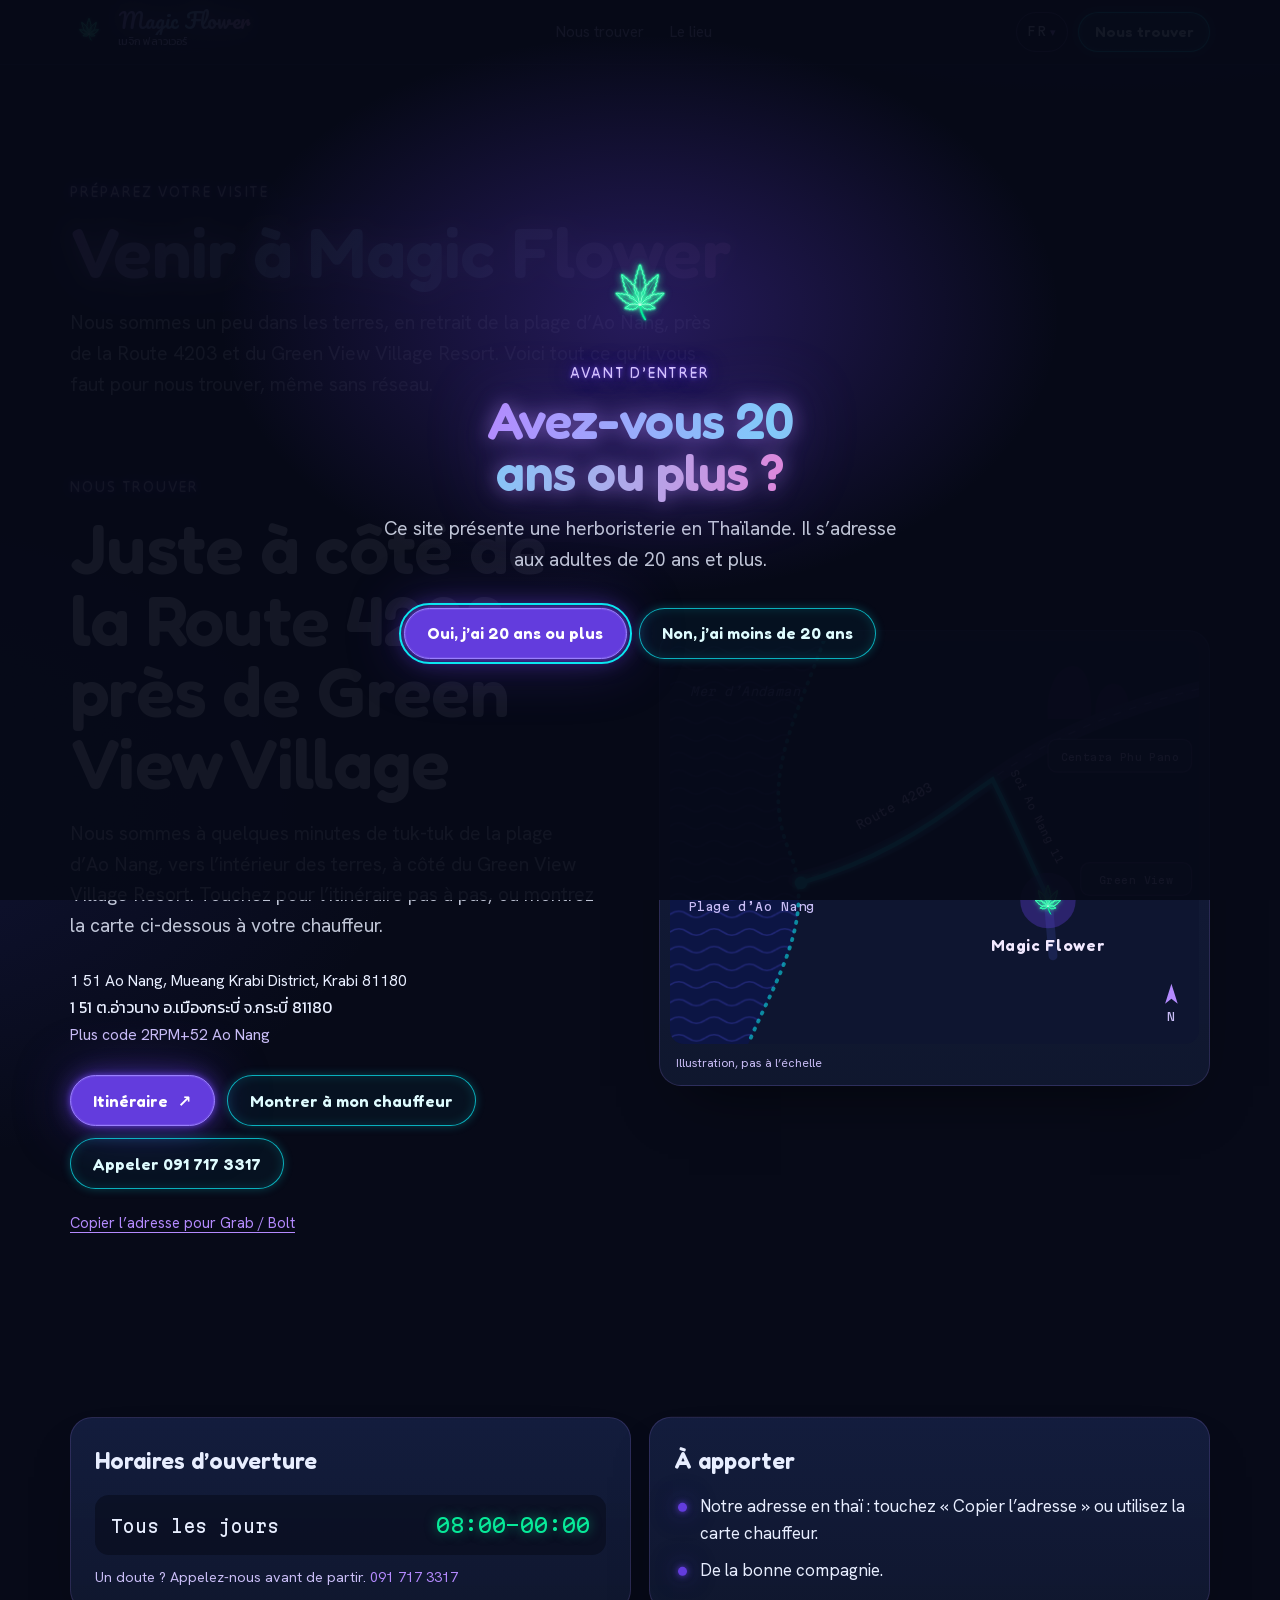
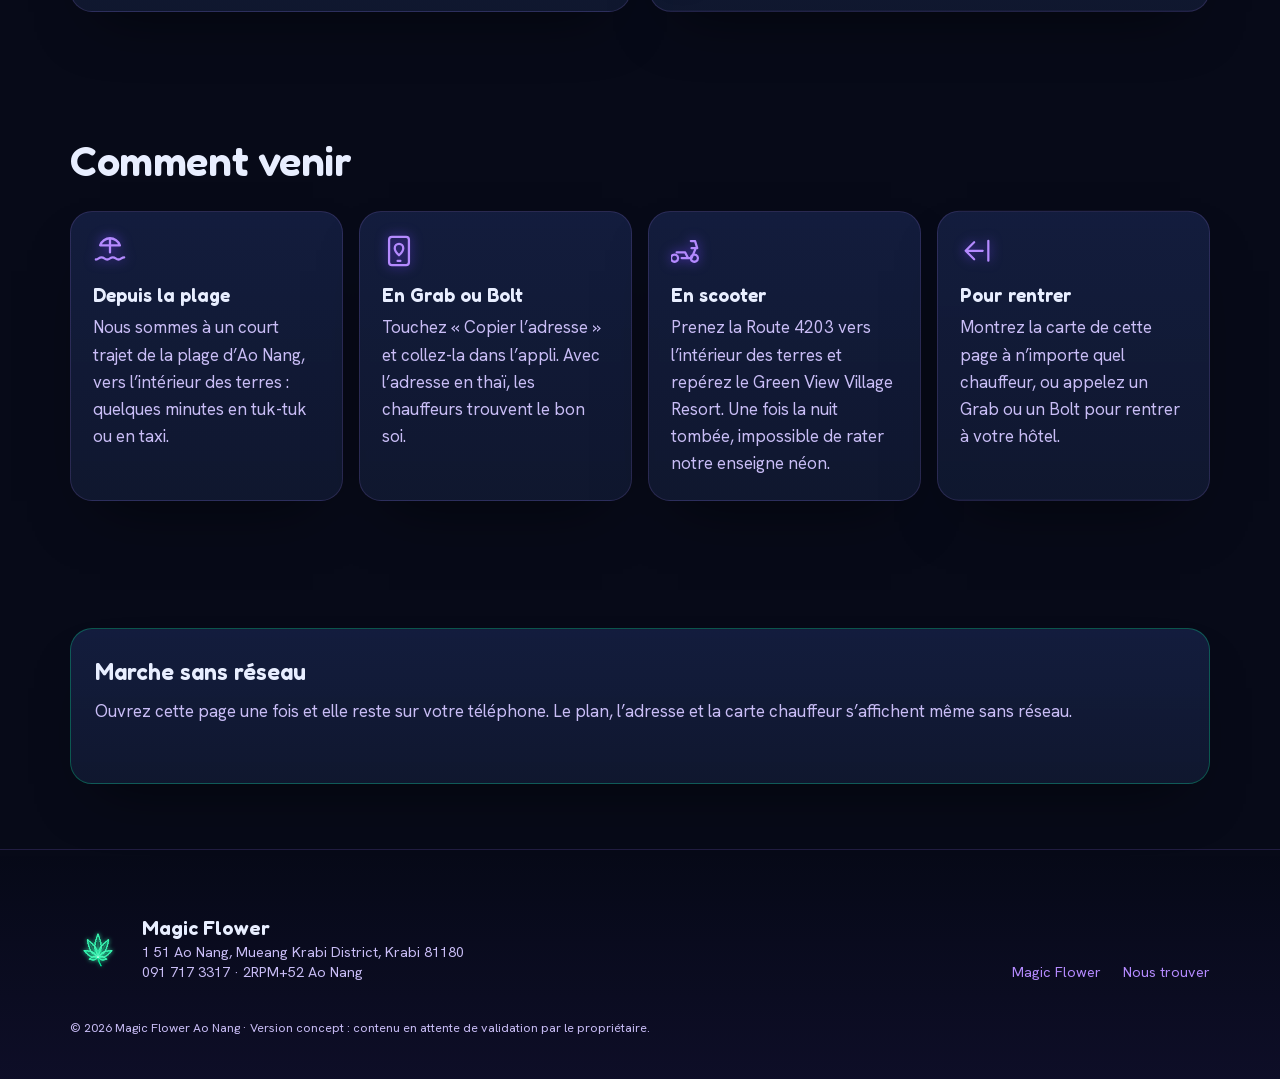
<file: fr/visit/index.html>
<!DOCTYPE html><html lang="fr" class="t0kr7W_variable Pukg9a_variable _8aCJIG_variable RY3kyG_variable _1l99-q_variable kPwpCq_variable"><head><meta charSet="utf-8"/><meta name="viewport" content="width=device-width, initial-scale=1"/><link rel="preload" href="/_next/static/media/524b092e58b59866-s.p.0dpcdum4paikg.woff2" as="font" crossorigin="" type="font/woff2"/><link rel="preload" href="/_next/static/media/5d52bd6c4cb3f315-s.p.0ez3bnoxb63ra.woff2" as="font" crossorigin="" type="font/woff2"/><link rel="preload" href="/_next/static/media/a624dffa201843ff-s.p.2xocl9mu6olar.woff2" as="font" crossorigin="" type="font/woff2"/><link rel="stylesheet" href="/_next/static/chunks/0il991kbuue2v.css" data-precedence="next"/><link rel="preload" as="script" fetchPriority="low" href="/_next/static/chunks/19wg2q9r2_sev.js"/><script src="/_next/static/chunks/1c0mhc5ebbn3y.js" async=""></script><script src="/_next/static/chunks/01s_f_3qlcqtb.js" async=""></script><script src="/_next/static/chunks/turbopack-3-ry682tkyiqk.js" async=""></script><script src="/_next/static/chunks/0umf92h1sb77c.js" async=""></script><script src="/_next/static/chunks/3gus54q_a1jyn.js" async=""></script><script src="/_next/static/chunks/2eat9ag_m4u0t.js" async=""></script><script src="/_next/static/chunks/1uftyivyzfm8-.js" async=""></script><meta name="theme-color" content="#070A18"/><title>Venir à Magic Flower · Horaires et itinéraire, Ao Nang</title><meta name="description" content="Horaires d’ouverture, itinéraire, une carte en thaï pour votre chauffeur et ce qu’il faut apporter. Une fois ouverte, la page reste sur votre téléphone et marche même sans réseau."/><link rel="manifest" href="/manifest.webmanifest"/><meta name="robots" content="noindex, nofollow"/><link rel="canonical" href="https://magicflower.mediawaterhole.com/fr/visit/"/><link rel="alternate" hrefLang="en" href="https://magicflower.mediawaterhole.com/visit/"/><link rel="alternate" hrefLang="th" href="https://magicflower.mediawaterhole.com/th/visit/"/><link rel="alternate" hrefLang="de" href="https://magicflower.mediawaterhole.com/de/visit/"/><link rel="alternate" hrefLang="fr" href="https://magicflower.mediawaterhole.com/fr/visit/"/><link rel="alternate" hrefLang="x-default" href="https://magicflower.mediawaterhole.com/visit/"/><link rel="icon" href="/icon.svg?icon.2z9hjhtkv5s27.svg" sizes="any" type="image/svg+xml"/><meta name="next-size-adjust" content=""/><script>(function(){var d=document.documentElement;d.classList.add('js');
if(!window.matchMedia('(prefers-reduced-motion: reduce)').matches)d.classList.add('motion-ok');
try{var t=Number(localStorage.getItem('mf-age-ok'));if(t&&Date.now()-t<2592e6)d.dataset.ageOk='1'}catch(e){}})();</script><script src="/_next/static/chunks/0cz1d0mv5g_q7.js" noModule=""></script></head><body><div hidden=""><!--$--><!--/$--></div><svg width="0" height="0" aria-hidden="true" focusable="false" style="position:absolute;overflow:hidden"><defs><filter id="leaf-glow" x="-50%" y="-50%" width="200%" height="200%"><feGaussianBlur stdDeviation="3" result="b1"></feGaussianBlur><feGaussianBlur stdDeviation="9" result="b2"></feGaussianBlur><feMerge><feMergeNode in="b2"></feMergeNode><feMergeNode in="b1"></feMergeNode><feMergeNode in="SourceGraphic"></feMergeNode></feMerge></filter><symbol id="leaf-mark" viewBox="-120 -120 240 240"><g transform="translate(0 40)" filter="url(#leaf-glow)" fill="none" stroke-linejoin="round" stroke-linecap="round"><g stroke="#07EA99" stroke-width="4.5"><path d="M0,0 L0.8,-6.9 L2.1,-11.1 L5.3,-18.1 L6.8,-22.2 L11.9,-29.2 L11.5,-33.3 L14.9,-40.3 L12,-44.4 L14.7,-51.4 L11.2,-55.6 L13,-62.5 L9.3,-66.7 L10.1,-73.6 L6.6,-77.8 L6.3,-84.7 L3.4,-88.9 L2.2,-95.8 L0,-100 L-2.2,-95.8 L-3.4,-88.9 L-6.3,-84.7 L-6.6,-77.8 L-10.1,-73.6 L-9.3,-66.7 L-13,-62.5 L-11.2,-55.6 L-14.7,-51.4 L-12,-44.4 L-14.9,-40.3 L-11.5,-33.3 L-11.9,-29.2 L-6.8,-22.2 L-5.3,-18.1 L-2.1,-11.1 L-0.8,-6.9 Z" transform="rotate(0)"></path><path d="M0,0 L0.9,-6.9 L2.3,-11 L5.8,-17.9 L7.3,-22 L12.6,-28.9 L10.7,-33 L13.5,-39.9 L10.6,-44 L12.5,-50.9 L9.1,-55 L10,-61.9 L6.6,-66 L6.4,-72.9 L3.5,-77 L2.2,-83.9 L0,-88 L-2.2,-83.9 L-3.5,-77 L-6.4,-72.9 L-6.6,-66 L-10,-61.9 L-9.1,-55 L-12.5,-50.9 L-10.6,-44 L-13.5,-39.9 L-10.7,-33 L-12.6,-28.9 L-7.3,-22 L-5.8,-17.9 L-2.3,-11 L-0.9,-6.9 Z" transform="rotate(31)"></path><path d="M0,0 L0.9,-6.9 L2.3,-11 L5.8,-17.9 L7.3,-22 L12.6,-28.9 L10.7,-33 L13.5,-39.9 L10.6,-44 L12.5,-50.9 L9.1,-55 L10,-61.9 L6.6,-66 L6.4,-72.9 L3.5,-77 L2.2,-83.9 L0,-88 L-2.2,-83.9 L-3.5,-77 L-6.4,-72.9 L-6.6,-66 L-10,-61.9 L-9.1,-55 L-12.5,-50.9 L-10.6,-44 L-13.5,-39.9 L-10.7,-33 L-12.6,-28.9 L-7.3,-22 L-5.8,-17.9 L-2.3,-11 L-0.9,-6.9 Z" transform="rotate(-31)"></path><path d="M0,0 L0.9,-5.9 L2.4,-9.4 L5.9,-15.3 L7.3,-18.9 L10.7,-24.7 L8.8,-28.3 L10.8,-34.2 L8.1,-37.7 L9,-43.6 L6,-47.1 L5.9,-53 L3.2,-56.6 L2,-62.5 L0,-66 L-2,-62.5 L-3.2,-56.6 L-5.9,-53 L-6,-47.1 L-9,-43.6 L-8.1,-37.7 L-10.8,-34.2 L-8.8,-28.3 L-10.7,-24.7 L-7.3,-18.9 L-5.9,-15.3 L-2.4,-9.4 L-0.9,-5.9 Z" transform="rotate(64)"></path><path d="M0,0 L0.9,-5.9 L2.4,-9.4 L5.9,-15.3 L7.3,-18.9 L10.7,-24.7 L8.8,-28.3 L10.8,-34.2 L8.1,-37.7 L9,-43.6 L6,-47.1 L5.9,-53 L3.2,-56.6 L2,-62.5 L0,-66 L-2,-62.5 L-3.2,-56.6 L-5.9,-53 L-6,-47.1 L-9,-43.6 L-8.1,-37.7 L-10.8,-34.2 L-8.8,-28.3 L-10.7,-24.7 L-7.3,-18.9 L-5.9,-15.3 L-2.4,-9.4 L-0.9,-5.9 Z" transform="rotate(-64)"></path><path d="M0,0 L1.1,-4.7 L2.9,-7.6 L6.6,-12.3 L6,-15.2 L7.3,-19.9 L5.3,-22.8 L5.4,-27.5 L3,-30.4 L1.9,-35.1 L0,-38 L-1.9,-35.1 L-3,-30.4 L-5.4,-27.5 L-5.3,-22.8 L-7.3,-19.9 L-6,-15.2 L-6.6,-12.3 L-2.9,-7.6 L-1.1,-4.7 Z" transform="rotate(102)"></path><path d="M0,0 L1.1,-4.7 L2.9,-7.6 L6.6,-12.3 L6,-15.2 L7.3,-19.9 L5.3,-22.8 L5.4,-27.5 L3,-30.4 L1.9,-35.1 L0,-38 L-1.9,-35.1 L-3,-30.4 L-5.4,-27.5 L-5.3,-22.8 L-7.3,-19.9 L-6,-15.2 L-6.6,-12.3 L-2.9,-7.6 L-1.1,-4.7 Z" transform="rotate(-102)"></path><path d="M0,0 C 2,14 6,26 13,36"></path></g><g stroke="#07EA99" stroke-width="1.6" opacity="0.55"><path d="M0,-4 L0,-82" transform="rotate(0)"></path><path d="M0,-4 L0,-72.2" transform="rotate(31)"></path><path d="M0,-4 L0,-72.2" transform="rotate(-31)"></path><path d="M0,-4 L0,-54.1" transform="rotate(64)"></path><path d="M0,-4 L0,-54.1" transform="rotate(-64)"></path><path d="M0,-4 L0,-31.2" transform="rotate(102)"></path><path d="M0,-4 L0,-31.2" transform="rotate(-102)"></path></g><g stroke="#E9FFF6" stroke-width="1.2" opacity="0.85"><path d="M0,0 L0.8,-6.9 L2.1,-11.1 L5.3,-18.1 L6.8,-22.2 L11.9,-29.2 L11.5,-33.3 L14.9,-40.3 L12,-44.4 L14.7,-51.4 L11.2,-55.6 L13,-62.5 L9.3,-66.7 L10.1,-73.6 L6.6,-77.8 L6.3,-84.7 L3.4,-88.9 L2.2,-95.8 L0,-100 L-2.2,-95.8 L-3.4,-88.9 L-6.3,-84.7 L-6.6,-77.8 L-10.1,-73.6 L-9.3,-66.7 L-13,-62.5 L-11.2,-55.6 L-14.7,-51.4 L-12,-44.4 L-14.9,-40.3 L-11.5,-33.3 L-11.9,-29.2 L-6.8,-22.2 L-5.3,-18.1 L-2.1,-11.1 L-0.8,-6.9 Z" transform="rotate(0)"></path><path d="M0,0 L0.9,-6.9 L2.3,-11 L5.8,-17.9 L7.3,-22 L12.6,-28.9 L10.7,-33 L13.5,-39.9 L10.6,-44 L12.5,-50.9 L9.1,-55 L10,-61.9 L6.6,-66 L6.4,-72.9 L3.5,-77 L2.2,-83.9 L0,-88 L-2.2,-83.9 L-3.5,-77 L-6.4,-72.9 L-6.6,-66 L-10,-61.9 L-9.1,-55 L-12.5,-50.9 L-10.6,-44 L-13.5,-39.9 L-10.7,-33 L-12.6,-28.9 L-7.3,-22 L-5.8,-17.9 L-2.3,-11 L-0.9,-6.9 Z" transform="rotate(31)"></path><path d="M0,0 L0.9,-6.9 L2.3,-11 L5.8,-17.9 L7.3,-22 L12.6,-28.9 L10.7,-33 L13.5,-39.9 L10.6,-44 L12.5,-50.9 L9.1,-55 L10,-61.9 L6.6,-66 L6.4,-72.9 L3.5,-77 L2.2,-83.9 L0,-88 L-2.2,-83.9 L-3.5,-77 L-6.4,-72.9 L-6.6,-66 L-10,-61.9 L-9.1,-55 L-12.5,-50.9 L-10.6,-44 L-13.5,-39.9 L-10.7,-33 L-12.6,-28.9 L-7.3,-22 L-5.8,-17.9 L-2.3,-11 L-0.9,-6.9 Z" transform="rotate(-31)"></path><path d="M0,0 L0.9,-5.9 L2.4,-9.4 L5.9,-15.3 L7.3,-18.9 L10.7,-24.7 L8.8,-28.3 L10.8,-34.2 L8.1,-37.7 L9,-43.6 L6,-47.1 L5.9,-53 L3.2,-56.6 L2,-62.5 L0,-66 L-2,-62.5 L-3.2,-56.6 L-5.9,-53 L-6,-47.1 L-9,-43.6 L-8.1,-37.7 L-10.8,-34.2 L-8.8,-28.3 L-10.7,-24.7 L-7.3,-18.9 L-5.9,-15.3 L-2.4,-9.4 L-0.9,-5.9 Z" transform="rotate(64)"></path><path d="M0,0 L0.9,-5.9 L2.4,-9.4 L5.9,-15.3 L7.3,-18.9 L10.7,-24.7 L8.8,-28.3 L10.8,-34.2 L8.1,-37.7 L9,-43.6 L6,-47.1 L5.9,-53 L3.2,-56.6 L2,-62.5 L0,-66 L-2,-62.5 L-3.2,-56.6 L-5.9,-53 L-6,-47.1 L-9,-43.6 L-8.1,-37.7 L-10.8,-34.2 L-8.8,-28.3 L-10.7,-24.7 L-7.3,-18.9 L-5.9,-15.3 L-2.4,-9.4 L-0.9,-5.9 Z" transform="rotate(-64)"></path><path d="M0,0 L1.1,-4.7 L2.9,-7.6 L6.6,-12.3 L6,-15.2 L7.3,-19.9 L5.3,-22.8 L5.4,-27.5 L3,-30.4 L1.9,-35.1 L0,-38 L-1.9,-35.1 L-3,-30.4 L-5.4,-27.5 L-5.3,-22.8 L-7.3,-19.9 L-6,-15.2 L-6.6,-12.3 L-2.9,-7.6 L-1.1,-4.7 Z" transform="rotate(102)"></path><path d="M0,0 L1.1,-4.7 L2.9,-7.6 L6.6,-12.3 L6,-15.2 L7.3,-19.9 L5.3,-22.8 L5.4,-27.5 L3,-30.4 L1.9,-35.1 L0,-38 L-1.9,-35.1 L-3,-30.4 L-5.4,-27.5 L-5.3,-22.8 L-7.3,-19.9 L-6,-15.2 L-6.6,-12.3 L-2.9,-7.6 L-1.1,-4.7 Z" transform="rotate(-102)"></path></g></g></symbol></defs></svg><div class="age-gate" data-lenis-prevent="true" role="dialog" aria-modal="true" aria-labelledby="age-title"><div class="age-gate__panel"><svg width="96" height="96" style="width:96px;height:96px;flex-shrink:0" class="flicker-on" aria-hidden="true"><use href="#leaf-mark" width="100%" height="100%"></use></svg><p class="kicker mt-6">Avant d’entrer</p><h2 id="age-title" class="h-display mt-2" style="font-size:clamp(2rem, 7vw, 3.2rem)"><span class="sign-text">Avez-vous 20 ans ou plus ?</span></h2><p class="lede mt-4">Ce site présente une herboristerie en Thaïlande. Il s’adresse aux adultes de 20 ans et plus.</p><div class="mt-8 flex flex-wrap justify-center gap-3"><a href="#enter" class="btn btn-primary">Oui, j’ai 20 ans ou plus</a><button type="button" class="btn btn-ghost">Non, j’ai moins de 20 ans</button></div></div></div><span id="enter" hidden=""></span><div id="site"><header class="site-header"><div class="container site-header__inner"><a href="/fr/" aria-label="Magic Flower, accueil" class="no-underline"><span class="wordmark "><svg width="38" height="38" style="width:38px;height:38px;flex-shrink:0" aria-hidden="true"><use href="#leaf-mark" width="100%" height="100%"></use></svg><span class="wordmark__text"><span class="wordmark__name sign-text">Magic Flower</span><span class="wordmark__sub"><span lang="th" class="font-thai">เมจิก ฟลาวเวอร์</span></span></span></span></a><nav aria-label="Rubriques" class="site-header__nav"><a href="/fr/visit/">Nous trouver</a><a href="/fr/#space">Le lieu</a></nav><div class="site-header__end"><details class="lang"><summary aria-label="FR, Langue: Français"><span aria-hidden="true">FR</span><span class="lang__caret" aria-hidden="true">▾</span></summary><ul class="lang__menu card"><li><a href="/visit/" lang="en" hrefLang="en">English</a></li><li><a href="/th/visit/" lang="th" hrefLang="th">ไทย</a></li><li><a href="/de/visit/" lang="de" hrefLang="de">Deutsch</a></li><li><a href="/fr/visit/" lang="fr" hrefLang="fr" aria-current="page">Français</a></li></ul></details><a href="/fr/visit/" class="btn btn-ghost site-header__cta" aria-label="Nous trouver" aria-current="page"><svg viewBox="0 0 24 24" class="site-header__pin" aria-hidden="true"><path d="M12 21s-6.5-5.6-6.5-11a6.5 6.5 0 0 1 13 0c0 5.4-6.5 11-6.5 11Zm0-8.5a2.5 2.5 0 1 0 0-5 2.5 2.5 0 0 0 0 5Z"></path></svg><span class="site-header__cta-label">Nous trouver</span></a></div></div></header><main><header class="page-intro container"><p class="kicker" data-reveal="true">Préparez votre visite</p><h1 class="h-display mt-3" data-reveal="true"><span class="sign-text">Venir à Magic Flower</span></h1><p class="lede mt-5" data-reveal="true">Nous sommes un peu dans les terres, en retrait de la plage d’Ao Nang, près de la Route 4203 et du Green View Village Resort. Voici tout ce qu’il vous faut pour nous trouver, même sans réseau.</p></header><section id="visit" class="section" aria-labelledby="visit-title"><div class="container visit"><div><header class=""><p class="kicker" data-reveal="true">Nous trouver</p><h2 id="visit-title" class="h-display mt-3" data-reveal="true">Juste à côté de la Route 4203, près de Green View Village</h2><div class="lede mt-5 " data-reveal="true">Nous sommes à quelques minutes de tuk-tuk de la plage d’Ao Nang, vers l’intérieur des terres, à côté du Green View Village Resort. Touchez pour l’itinéraire pas à pas, ou montrez la carte ci-dessous à votre chauffeur.</div></header><address class="visit__address" data-reveal="true"><span>1 51 Ao Nang, Mueang Krabi District, Krabi 81180</span><span class="font-thai" lang="th">1 51 ต.อ่าวนาง อ.เมืองกระบี่ จ.กระบี่ 81180</span><span class="muted">Plus code<!-- --> <!-- -->2RPM+52 Ao Nang</span></address><div class="mt-7 flex flex-wrap gap-3" data-reveal="true"><a class="btn btn-primary" href="https://www.google.com/maps/dir/?api=1&amp;destination=8.03545,98.832585" target="_blank" rel="noopener noreferrer">Itinéraire<!-- --> <span aria-hidden="true">↗</span></a><button type="button" class="btn btn-ghost">Montrer à mon chauffeur</button><a class="btn btn-ghost" href="tel:+66917173317">Appeler<!-- --> <!-- -->091 717 3317</a></div><button type="button" class="visit__copy" data-reveal="true"><span aria-live="polite">Copier l’adresse pour Grab / Bolt</span></button></div><figure class="map card" data-reveal="true"><svg viewBox="0 0 420 320" role="img" aria-labelledby="map-title"><title id="map-title">Magic Flower: Juste à côté de la Route 4203, près de Green View Village</title><defs><pattern id="waves" width="28" height="14" patternUnits="userSpaceOnUse"><path d="M0,7 Q7,2 14,7 T28,7" fill="none" stroke="#4245C9" stroke-opacity="0.35" stroke-width="1.2"></path></pattern><filter id="map-glow" x="-20%" y="-20%" width="140%" height="140%"><feGaussianBlur stdDeviation="3" result="b"></feGaussianBlur><feMerge><feMergeNode in="b"></feMergeNode><feMergeNode in="SourceGraphic"></feMergeNode></feMerge></filter></defs><path d="M0,0 L122,0 C100,62 70,112 96,170 C116,222 82,272 62,320 L0,320 Z" fill="#0c1544"></path><path d="M0,0 L122,0 C100,62 70,112 96,170 C116,222 82,272 62,320 L0,320 Z" fill="url(#waves)"></path><path d="M122,0 C100,62 70,112 96,170 C116,222 82,272 62,320" fill="none" stroke="#0BE6F0" stroke-opacity="0.7" stroke-width="3" stroke-dasharray="1 6" stroke-linecap="round" opacity="0.8"></path><text x="16" y="44" class="map__label map__label--sea">Mer d’Andaman</text><text x="14" y="214" class="map__label">Plage d’Ao Nang</text><path d="M300,62 C298,40 306,22 318,20 C330,18 336,36 334,62 Z M338,62 C336,48 342,34 352,34 C362,34 366,48 364,62 Z" fill="#241f5a" opacity="0.9"></path><path d="M100,190 C160,175 202,150 240,121 S330,60 420,38" fill="none" stroke="#202a5e" stroke-width="12" stroke-linecap="round"></path><path d="M100,190 C160,175 202,150 240,121 S330,60 420,38" fill="none" stroke="#B48AFE" stroke-opacity="0.35" stroke-width="1" stroke-dasharray="6 7"></path><path d="M256,110 C276,150 286,176 300,204 L304,250" fill="none" stroke="#1a2350" stroke-width="7" stroke-linecap="round"></path><text x="150" y="150" class="map__label" transform="rotate(-28 150 150)">Route 4203</text><text x="0" y="0" class="map__label map__label--sm" transform="translate(270 104) rotate(63)">Soi Ao Nang 11</text><rect x="326" y="176" width="88" height="26" rx="7" fill="#18234a" stroke="#B48AFE" stroke-opacity="0.3"></rect><text x="370" y="193" text-anchor="middle" class="map__label map__label--sm">Green View</text><rect x="300" y="78" width="114" height="26" rx="7" fill="#18234a" stroke="#B48AFE" stroke-opacity="0.3"></rect><text x="357" y="95" text-anchor="middle" class="map__label map__label--sm">Centara Phu Pano</text><path class="map__route" d="M104,192 C160,176 202,150 240,121 L256,110 C276,150 286,176 300,204" pathLength="1" fill="none" stroke="#0BE6F0" stroke-width="3.5" stroke-linecap="round" stroke-dasharray="1" filter="url(#map-glow)"></path><circle cx="104" cy="192" r="5" fill="#0BE6F0" filter="url(#map-glow)"></circle><g transform="translate(300 206)"><circle r="22" class="map__pulse" fill="#633CDD" opacity="0.35"></circle><g transform="translate(-20 -22)"><svg width="40" height="40" style="width:40px;height:40px;flex-shrink:0" aria-hidden="true"><use href="#leaf-mark" width="100%" height="100%"></use></svg></g><text x="0" y="40" text-anchor="middle" class="map__label map__label--shop">Magic Flower</text></g><g transform="translate(398 286)" class="map__label"><path d="M0,-14 L5,2 L0,-2 L-5,2 Z" fill="#B48AFE"></path><text x="0" y="16" text-anchor="middle">N</text></g></svg><figcaption class="map__note">Illustration, pas à l’échelle</figcaption></figure></div><dialog class="driver" aria-labelledby="driver-title" data-lenis-prevent="true"><p class="kicker" id="driver-title">Pour votre chauffeur</p><p class="driver__ask font-thai" lang="th">กรุณาไปส่งที่ร้าน Magic Flower</p><p class="driver__name font-thai" lang="th">(<!-- -->เมจิก ฟลาวเวอร์<!-- -->)</p><p class="driver__addr font-thai" lang="th">1 51 ต.อ่าวนาง อ.เมืองกระบี่ จ.กระบี่ 81180<br/>ใกล้ กรีนวิว วิลเลจ รีสอร์ท</p><p class="driver__meta">2RPM+52 Ao Nang<!-- --> · <a href="tel:+66917173317">091 717 3317</a></p><form method="dialog"><button class="btn btn-primary mt-6" type="submit">Fermer</button></form></dialog></section><section class="section section--tight" aria-labelledby="hours-title"><div class="container visit-facts"><div class="card visit-card" data-reveal="true"><h2 id="hours-title" class="visit-card__title">Horaires d’ouverture</h2><dl class="hours"><dt>Tous les jours</dt><dd>08:00<!-- -->–<!-- -->00:00</dd></dl><p class="muted text-sm mt-3">Un doute ? Appelez-nous avant de partir.<!-- --> <a class="link" href="tel:+66917173317">091 717 3317</a></p></div><div class="card visit-card" data-reveal="true"><h2 class="visit-card__title">À apporter</h2><ul class="bring"><li>Notre adresse en thaï : touchez « Copier l’adresse » ou utilisez la carte chauffeur.</li><li>De la bonne compagnie.</li></ul></div></div></section><section class="section section--tight" aria-labelledby="tips-title"><div class="container"><h2 id="tips-title" class="h-display h-display--sm" data-reveal="true">Comment venir</h2><ul class="tips"><li class="card tip" data-reveal="true"><svg viewBox="0 0 24 24" class="tip__icon" aria-hidden="true"><path d="M2 18c2 0 2-1.5 4-1.5S8 18 10 18s2-1.5 4-1.5 2 1.5 4 1.5 2-1.5 4-1.5M12 3v10M12 3c3 0 6 2 7 5H5c1-3 4-5 7-5Z"></path></svg><h3 class="tip__title">Depuis la plage</h3><p class="muted mt-1">Nous sommes à un court trajet de la plage d’Ao Nang, vers l’intérieur des terres : quelques minutes en tuk-tuk ou en taxi.</p></li><li class="card tip" data-reveal="true"><svg viewBox="0 0 24 24" class="tip__icon" aria-hidden="true"><path d="M7 2h10a2 2 0 0 1 2 2v16a2 2 0 0 1-2 2H7a2 2 0 0 1-2-2V4a2 2 0 0 1 2-2Zm4 17h2M12 7a3 3 0 0 0-3 3c0 2.2 3 5 3 5s3-2.8 3-5a3 3 0 0 0-3-3Z"></path></svg><h3 class="tip__title">En Grab ou Bolt</h3><p class="muted mt-1">Touchez « Copier l’adresse » et collez-la dans l’appli. Avec l’adresse en thaï, les chauffeurs trouvent le bon soi.</p></li><li class="card tip" data-reveal="true"><svg viewBox="0 0 24 24" class="tip__icon" aria-hidden="true"><path d="M5 17a2.5 2.5 0 1 0 0 .1M19 17a2.5 2.5 0 1 0 0 .1M7.5 17h7l3-7h-3M14 5h3l1.5 5M4 13h6l2 4"></path></svg><h3 class="tip__title">En scooter</h3><p class="muted mt-1">Prenez la Route 4203 vers l’intérieur des terres et repérez le Green View Village Resort. Une fois la nuit tombée, impossible de rater notre enseigne néon.</p></li><li class="card tip" data-reveal="true"><svg viewBox="0 0 24 24" class="tip__icon" aria-hidden="true"><path d="M4 12h12M10 6l-6 6 6 6M20 5v14"></path></svg><h3 class="tip__title">Pour rentrer</h3><p class="muted mt-1">Montrez la carte de cette page à n’importe quel chauffeur, ou appelez un Grab ou un Bolt pour rentrer à votre hôtel.</p></li></ul></div></section><section class="section section--tight" aria-labelledby="offline-title"><div class="container"><div class="card offline" data-reveal="true"><h2 id="offline-title" class="visit-card__title">Marche sans réseau</h2><p class="muted mt-2">Ouvrez cette page une fois et elle reste sur votre téléphone. Le plan, l’adresse et la carte chauffeur s’affichent même sans réseau.</p><p class="offline__status" aria-live="polite"></p></div></div></section></main><footer class="site-footer"><div class="container"><div class="site-footer__grid"><div class="flex items-center gap-4"><svg width="56" height="56" style="width:56px;height:56px;flex-shrink:0" aria-hidden="true"><use href="#leaf-mark" width="100%" height="100%"></use></svg><div><p class="font-display text-xl font-semibold">Magic Flower</p><p class="muted text-sm">1 51 Ao Nang, Mueang Krabi District, Krabi 81180</p><p class="muted text-sm"><a href="tel:+66917173317">091 717 3317</a> · <!-- -->2RPM+52 Ao Nang</p></div></div><nav aria-label="Pages" class="site-footer__links text-sm"><a href="/fr/">Magic Flower</a><a href="/fr/visit/">Nous trouver</a></nav></div><p class="site-footer__fine">© <!-- -->2026<!-- --> <!-- -->Magic Flower Ao Nang<!-- --> · <!-- -->Version concept : contenu en attente de validation par le propriétaire.</p></div></footer></div><!--$--><!--/$--><script id="_R_">(globalThis["TURBOPACK"] || (globalThis["TURBOPACK"] = [])).push({"otherChunks":["static/chunks/19wg2q9r2_sev.js","static/chunks/1c0mhc5ebbn3y.js","static/chunks/01s_f_3qlcqtb.js"],"runtimeModuleIds":[94553]});</script><script src="/_next/static/chunks/19wg2q9r2_sev.js" async=""></script><script>(self.__next_f=self.__next_f||[]).push([0])</script><script>self.__next_f.push([1,"1:\"$Sreact.fragment\"\n2:\"/_next/static/chunks/0umf92h1sb77c.js\"\n3:I[39756,[\"$2\"],\"default\"]\n4:I[37457,[\"$2\"],\"default\"]\nb:I[97367,[\"$2\"],\"OutletBoundary\"]\nc:\"$Sreact.suspense\"\ne:\"ViewportBoundary\"\nf:I[97367,[\"$2\"],\"$e\"]\n11:\"MetadataBoundary\"\n12:I[97367,[\"$2\"],\"$11\"]\n14:I[68027,[],\"default\",1]\n:HL[\"/_next/static/chunks/0il991kbuue2v.css\",\"style\"]\n:HL[\"/_next/static/media/524b092e58b59866-s.p.0dpcdum4paikg.woff2\",\"font\",{\"crossOrigin\":\"\",\"type\":\"font/woff2\"}]\n:HL[\"/_next/static/media/5d52bd6c4cb3f315-s.p.0ez3bnoxb63ra.woff2\",\"font\",{\"crossOrigin\":\"\",\"type\":\"font/woff2\"}]\n:HL[\"/_next/static/media/a624dffa201843ff-s.p.2xocl9mu6olar.woff2\",\"font\",{\"crossOrigin\":\"\",\"type\":\"font/woff2\"}]\n5:X\n9:[[\"children\",{\"s\":\"__PAGE__\",\"h\":512,\"d\":{\"r\":[\"$\",\"$1\",\"c\",{\"children\":[\"$La\",[[\"$\",\"script\",\"script-0\",{\"src\":\"/_next/static/chunks/3gus54q_a1jyn.js\",\"async\":true,\"nonce\":\"$undefined\"}],[\"$\",\"script\",\"script-1\",{\"src\":\"/_next/static/chunks/2eat9ag_m4u0t.js\",\"async\":true,\"nonce\":\"$undefined\"}],[\"$\",\"script\",\"script-2\",{\"src\":\"/_next/static/chunks/1uftyivyzfm8-.js\",\"async\":true,\"nonce\":\"$undefined\"}]],[\"$\",\"$Lb\",null,{\"children\":[\"$\",\"$c\",null,{\"name\":\"Next.MetadataOutlet\",\"children\":\"$@d\"}]}]]}],\"p\":false,\"v\":null}}]]\n8:[[\"children\",{\"s\":\"visit\",\"h\":512,\"d\":{\"r\":[\"$\",\"$1\",\"c\",{\"children\":[null,[\"$\",\"$L3\",null,{\"parallelRouterKey\":\"children\",\"error\":\"$undefined\",\"errorStyles\":\"$undefined\",\"errorScripts\":\"$undefined\",\"template\":[\"$\",\"$L4\",null,{}],\"templateStyles\":\"$undefined\",\"templateScripts\":\"$undefined\",\"notFound\":\"$undefined\",\"forbidden\":\"$undefined\",\"unauthorized\":\"$undefined\"}]]}],\"p\":false,\"v\":\"$5\"},\"c\":\"$Q9\"}]]\n6:[[\"children\",{\"s\":{\"n\":\"locale\",\"t\":\"d\",\"k\":\"fr\",\"s\":[\"brand\",\"visit\"]},\"h\":66064,\"d\":{\"r\":[\"$\",\"$1\",\"c\",{\"children\":[[[\"$\",\"link\",\"0\",{\"rel\":\"stylesheet\",\"href\":\"/_next/static/chunks/0il991kbuue2v.css\",\"precedence\":\"next\",\"crossOrigin\":\"$undefined\",\"nonce\":\"$undefined\"}]],\"$L7\"]}],\"p\":false,\"v\":null},\"c\":\"$Q8\"}]]\n0:{\"P\":null,\"c\":[\"\",\"fr\",\"visit\",\"\"],\"q\":\"\",\"i\":false,\"t\":{\"t\":{\"s\":\"\",\"h\":131600,\"d\":{\"r\":[\"$\",\"$1\",\"c\",{\"children\":[null,[\"$\",\"$L3\",null,{\"parallelRouterKey\":\"children\",\"error\":\"$undefined\",\"errorStyles\":\"$undefined\",\"errorScripts\":\"$undefined\",\"template\":[\"$\",\"$L4\",null,{}],\"templateStyles\":\"$undefined\",\"templateScripts\":\"$undefined\",\"notFound\":[[[\"$\",\"title\",null,{\"children\":\"404: This page could not be found.\"}],[\"$\",\"div\",null,{\"style\":{\"fontFamily\":\"system-ui,\\\"Segoe UI\\\",Roboto,Helvetica,Arial,sans-serif,\\\"Apple Color Emoji\\\",\\\"Segoe UI Emoji\\\"\",\"height\":\"100vh\",\"textAlign\":\"center\",\"display\":\"flex\",\"flexDirection\":\"column\",\"alignItems\":\"center\",\"justifyContent\":\"center\"},\"children\":[\"$\",\"div\",null,{\"children\":[[\"$\",\"style\",null,{\"dangerouslySetInnerHTML\":{\"__html\":\"body{color:#000;background:#fff;margin:0}.next-error-h1{border-right:1px solid rgba(0,0,0,.3)}@media (prefers-color-scheme:dark){body{color:#fff;background:#000}.next-error-h1{border-right:1px solid rgba(255,255,255,.3)}}\"}}],[\"$\",\"h1\",null,{\"className\":\"next-error-h1\",\"style\":{\"display\":\"inline-block\",\"margin\":\"0 20px 0 0\",\"padding\":\"0 23px 0 0\",\"fontSize\":24,\"fontWeight\":500,\"verticalAlign\":\"top\",\"lineHeight\":\"49px\"},\"children\":404}],[\"$\",\"div\",null,{\"style\":{\"display\":\"inline-block\"},\"children\":[\"$\",\"h2\",null,{\"style\":{\"fontSize\":14,\"fontWeight\":400,\"lineHeight\":\"49px\",\"margin\":0},\"children\":\"This page could not be found.\"}]}]]}]}]],[]],\"forbidden\":\"$undefined\",\"unauthorized\":\"$undefined\"}]]}],\"p\":false,\"v\":\"$5\"},\"c\":\"$Q6\"},\"h\":{\"r\":[\"$\",\"$1\",\"h\",{\"children\":[null,[\"$\",\"$Lf\",null,{\"children\":\"$L10\"}],[\"$\",\"$L12\",null,{\"children\":[[\"$\",\"div\",null,{\"hidden\":true,\"children\":[\"$\",\"$c\",null,{\"name\":\"Next.Metadata\",\"children\":\"$L13\"}]}],null]}],[\"$\",\"meta\",null,{\"name\":\"next-size-adjust\",\"content\":\"\"}]]}],\"p\":false,\"v\":null}},\"m\":\"$undefined\",\"G\":[\"$14\",[]],\"S\":true,\"r\":\"$undefined\",\"s\":\"$undefined\",\"a\":\"$undefined\",\"l\":\"$undefined\",\"p\":\"$undefined\",\"d\":\"$undefined\",\"b\":\"EO86tYsI7T-o7CuITEutP\"}\n19:\"/_next/static/chunks/3gus54q_a1jyn.js\"\n1a:\"/_next/static/chunks/2eat9ag_m4u0t.js\"\n1b:\"/_next/static/chunks/1uftyivyzfm8-.js\"\n1c:I[97719,[\"$19\",\"$1a\",\"$1b\"],\"AgeGate\"]\n1d:I[78173,[\"$19\",\"$1a\",\"$1b\"],\"VisitMap\"]\n5:C\n7:[\"$\",\"html\",null,{\"lang\":\"fr\",\"className\":\"t0kr7W_variable Pukg9a_variable _8aCJIG_variable RY3kyG_variable _1l99-q_variable kPwpCq_variable\",\"suppressHydrationWarning\":true,\"children\":[[\"$\",\"head\",null,{\"children\":[\"$\",\"script\",null,{\"dangerouslySetInnerHTML\":{\"__html\":\"(function(){var d=document.documentElement;d.classList.add('js');\\nif(!window.matchMedia('(prefers-reduced-motion: reduce)').matches)d.classList.add('motion-ok');\\ntry{var t=Number(localStorage.getItem('mf-age-ok'));if(t\u0026\u0026Date.now()-t\u003c2592e6)d.dataset.ageOk='1'}catch(e){}})();\"}}]}],[\"$\",\"body\",null,{\"children\":[[\"$\",\"svg\",null,{\"width\":\"0\",\"height\":\"0\",\"aria-hidden\":\"true\",\"focusable\":\"false\",\"style\":{\"position\":\"absolute\",\"overflow\":\"hidden\"},\"children\":[\"$\",\"defs\",null,{\"children\":[[\"$\",\"filter\",null,{\"id\":\"leaf-glow\",\"x\":\"-50%\",\"y\":\"-50%\",\"width\":\"200%\",\"height\":\"200%\",\"children\":[[\"$\",\"feGaussianBlur\",null,{\"stdDeviation\":\"3\",\"result\":\"b1\"}],[\"$\",\"feGaussianBlur\",null,{\"stdDeviation\":\"9\",\"result\":\"b2\"}],[\"$\",\"feMerge\",null,{\"children\":[[\"$\",\"feMergeNode\",null,{\"in\":\"b2\"}],[\"$\",\"feMergeNode\",null,{\"in\":\"b1\"}],[\"$\",\"feMergeNode\",null,{\"in\":\"SourceGraphic\"}]]}]]}],[\"$\",\"symbol\",null,{\"id\":\"leaf-mark\",\"viewBox\":\"-120 -120 240 240\",\"children\":[\"$\",\"g\",null,{\"transform\":\"translate(0 40)\",\"filter\":\"url(#leaf-glow)\",\"fill\":\"none\",\"strokeLinejoin\":\"round\",\"strokeLinecap\":\"round\",\"children\":[[\"$\",\"g\",null,{\"stroke\":\"#07EA99\",\"strokeWidth\":\"4.5\",\"children\":[[[\"$\",\"path\",\"trotate(0)\",{\"d\":\"M0,0 L0.8,-6.9 L2.1,-11.1 L5.3,-18.1 L6.8,-22.2 L11.9,-29.2 L11.5,-33.3 L14.9,-40.3 L12,-44.4 L14.7,-51.4 L11.2,-55.6 L13,-62.5 L9.3,-66.7 L10.1,-73.6 L6.6,-77.8 L6.3,-84.7 L3.4,-88.9 L2.2,-95.8 L0,-100 L-2.2,-95.8 L-3.4,-88.9 L-6.3,-84.7 L-6.6,-77.8 L-10.1,-73.6 L-9.3,-66.7 L-13,-62.5 L-11.2,-55.6 L-14.7,-51.4 L-12,-44.4 L-14.9,-40.3 L-11.5,-33.3 L-11.9,-29.2 L-6.8,-22.2 L-5.3,-18.1 L-2.1,-11.1 L-0.8,-6.9 Z\",\"transform\":\"rotate(0)\"}],[\"$\",\"path\",\"trotate(31)\",{\"d\":\"M0,0 L0.9,-6.9 L2.3,-11 L5.8,-17.9 L7.3,-22 L12.6,-28.9 L10.7,-33 L13.5,-39.9 L10.6,-44 L12.5,-50.9 L9.1,-55 L10,-61.9 L6.6,-66 L6.4,-72.9 L3.5,-77 L2.2,-83.9 L0,-88 L-2.2,-83.9 L-3.5,-77 L-6.4,-72.9 L-6.6,-66 L-10,-61.9 L-9.1,-55 L-12.5,-50.9 L-10.6,-44 L-13.5,-39.9 L-10.7,-33 L-12.6,-28.9 L-7.3,-22 L-5.8,-17.9 L-2.3,-11 L-0.9,-6.9 Z\",\"transform\":\"rotate(31)\"}],[\"$\",\"path\",\"trotate(-31)\",{\"d\":\"M0,0 L0.9,-6.9 L2.3,-11 L5.8,-17.9 L7.3,-22 L12.6,-28.9 L10.7,-33 L13.5,-39.9 L10.6,-44 L12.5,-50.9 L9.1,-55 L10,-61.9 L6.6,-66 L6.4,-72.9 L3.5,-77 L2.2,-83.9 L0,-88 L-2.2,-83.9 L-3.5,-77 L-6.4,-72.9 L-6.6,-66 L-10,-61.9 L-9.1,-55 L-12.5,-50.9 L-10.6,-44 L-13.5,-39.9 L-10.7,-33 L-12.6,-28.9 L-7.3,-22 L-5.8,-17.9 L-2.3,-11 L-0.9,-6.9 Z\",\"transform\":\"rotate(-31)\"}],[\"$\",\"path\",\"trotate(64)\",{\"d\":\"M0,0 L0.9,-5.9 L2.4,-9.4 L5.9,-15.3 L7.3,-18.9 L10.7,-24.7 L8.8,-28.3 L10.8,-34.2 L8.1,-37.7 L9,-43.6 L6,-47.1 L5.9,-53 L3.2,-56.6 L2,-62.5 L0,-66 L-2,-62.5 L-3.2,-56.6 L-5.9,-53 L-6,-47.1 L-9,-43.6 L-8.1,-37.7 L-10.8,-34.2 L-8.8,-28.3 L-10.7,-24.7 L-7.3,-18.9 L-5.9,-15.3 L-2.4,-9.4 L-0.9,-5.9 Z\",\"transform\":\"rotate(64)\"}],[\"$\",\"path\",\"trotate(-64)\",{\"d\":\"M0,0 L0.9,-5.9 L2.4,-9.4 L5.9,-15.3 L7.3,-18.9 L10.7,-24.7 L8.8,-28.3 L10.8,-34.2 L8.1,-37.7 L9,-43.6 L6,-47.1 L5.9,-53 L3.2,-56.6 L2,-62.5 L0,-66 L-2,-62.5 L-3.2,-56.6 L-5.9,-53 L-6,-47.1 L-9,-43.6 L-8.1,-37.7 L-10.8,-34.2 L-8.8,-28.3 L-10.7,-24.7 L-7.3,-18.9 L-5.9,-15.3 L-2.4,-9.4 L-0.9,-5.9 Z\",\"transform\":\"rotate(-64)\"}],[\"$\",\"path\",\"trotate(102)\",{\"d\":\"M0,0 L1.1,-4.7 L2.9,-7.6 L6.6,-12.3 L6,-15.2 L7.3,-19.9 L5.3,-22.8 L5.4,-27.5 L3,-30.4 L1.9,-35.1 L0,-38 L-1.9,-35.1 L-3,-30.4 L-5.4,-27.5 L-5.3,-22.8 L-7.3,-19.9 L-6,-15.2 L-6.6,-12.3 L-2.9,-7.6 L-1.1,-4.7 Z\",\"transform\":\"rotate(102)\"}],[\"$\",\"path\",\"trotate(-102)\",{\"d\":\"M0,0 L1.1,-4.7 L2.9,-7.6 L6.6,-12.3 L6,-15.2 L7.3,-19.9 L5.3,-22.8 L5.4,-27.5 L3,-30.4 L1.9,-35.1 L0,-38 L-1.9,-35.1 L-3,-30.4 L-5.4,-27.5 L-5.3,-22.8 L-7.3,-19.9 L-6,-15.2 L-6.6,-12.3 L-2.9,-7.6 L-1.1,-4.7 Z\",\"transform\":\"rotate(-102)\"}]],\"$L15\"]}],\"$L16\",\"$L17\"]}]}]]}]}],\"$L18\"]}]]}]\na:[[\"$\",\"$L1c\",null,{\"t\":{\"kicker\":\"Avant d’entrer\",\"title\":\"Avez-vous 20 ans ou plus ?\",\"body\":\"Ce site présente une herboristerie en Thaïlande. Il s’adresse aux adultes de 20 ans et plus.\",\"confirm\":\"Oui, j’ai 20 ans ou plus\",\"decline\":\"Non, j’ai moins de 20 ans\",\"declined\":\"Merci pour votre honnêteté. Profitez des plages, des pitons calcaires et des couchers de soleil d’Ao Nang. Revenez nous voir quand vous aurez 20 ans.\"}}],[\"$\",\"span\",null,{\"id\":\"enter\",\"hidden\":true}],[\"$\",\"div\",null,{\"id\":\"site\",\"children\":[[\"$\",\"header\",null,{\"className\":\"site-header\",\"children\":[\"$\",\"div\",null,{\"className\":\"container site-header__inner\",\"children\":[[\"$\",\"a\",null,{\"href\":\"/fr/\",\"aria-label\":\"Magic Flower, accueil\",\"className\":\"no-underline\",\"children\":[\"$\",\"span\",null,{\"className\":\"wordmark \",\"children\":[[\"$\",\"svg\",null,{\"width\":38,\"height\":38,\"style\":{\"width\":38,\"height\":38,\"flexShrink\":0},\"className\":\"$undefined\",\"role\":\"$undefined\",\"aria-hidden\":true,\"children\":[null,[\"$\",\"use\",null,{\"href\":\"#leaf-mark\",\"width\":\"100%\",\"height\":\"100%\"}]]}],[\"$\",\"span\",null,{\"className\":\"wordmark__text\",\"children\":[[\"$\",\"span\",null,{\"className\":\"wordmark__name sign-text\",\"children\":\"Magic Flower\"}],[\"$\",\"span\",null,{\"className\":\"wordmark__sub\",\"children\":[[\"$\",\"span\",null,{\"lang\":\"th\",\"className\":\"font-thai\",\"children\":\"เมจิก ฟลาวเวอร์\"}],null]}]]}]]}]}],[\"$\",\"nav\",null,{\"aria-label\":\"Rubriques\",\"className\":\"site-header__nav\",\"children\":[[\"$\",\"a\",\"/fr/visit/\",{\"href\":\"/fr/visit/\",\"children\":\"Nous trouver\"}],[\"$\",\"a\",\"/fr/#space\",{\"href\":\"/fr/#space\",\"children\":\"Le lieu\"}]]}],[\"$\",\"div\",null,{\"className\":\"site-header__end\",\"children\":[[\"$\",\"details\",null,{\"className\":\"lang\",\"children\":[[\"$\",\"summary\",null,{\"aria-label\":\"FR, Langue: Français\",\"children\":[[\"$\",\"span\",null,{\"aria-hidden\":\"true\",\"children\":\"FR\"}],[\"$\",\"span\",null,{\"className\":\"lang__caret\",\"aria-hidden\":\"true\",\"children\":\"▾\"}]]}],[\"$\",\"ul\",null,{\"className\":\"lang__menu card\",\"children\":[[\"$\",\"li\",\"en\",{\"children\":[\"$\",\"a\",null,{\"href\":\"/visit/\",\"lang\":\"en\",\"hrefLang\":\"en\",\"aria-current\":\"$undefined\",\"children\":\"English\"}]}],[\"$\",\"li\",\"th\",{\"children\":[\"$\",\"a\",null,{\"href\":\"/th/visit/\",\"lang\":\"th\",\"hrefLang\":\"th\",\"aria-current\":\"$undefined\",\"children\":\"ไทย\"}]}],[\"$\",\"li\",\"de\",{\"children\":[\"$\",\"a\",null,{\"href\":\"/de/visit/\",\"lang\":\"de\",\"hrefLang\":\"de\",\"aria-current\":\"$undefined\",\"children\":\"Deutsch\"}]}],[\"$\",\"li\",\"fr\",{\"children\":[\"$\",\"a\",null,{\"href\":\"/fr/visit/\",\"lang\":\"fr\",\"hrefLang\":\"fr\",\"aria-current\":\"page\",\"children\":\"Français\"}]}]]}]]}],[\"$\",\"a\",null,{\"href\":\"/fr/visit/\",\"className\":\"btn btn-ghost site-header__cta\",\"aria-label\":\"Nous trouver\",\"aria-current\":\"page\",\"children\":[[\"$\",\"svg\",null,{\"viewBox\":\"0 0 24 24\",\"className\":\"site-header__pin\",\"aria-hidden\":\"true\",\"children\":[\"$\",\"path\",null,{\"d\":\"M12 21s-6.5-5.6-6.5-11a6.5 6.5 0 0 1 13 0c0 5.4-6.5 11-6.5 11Zm0-8.5a2.5 2.5 0 1 0 0-5 2.5 2.5 0 0 0 0 5Z\"}]}],[\"$\",\"span\",null,{\"className\":\"site-header__cta-label\",\"children\":\"Nous trouver\"}]]}]]}]]}]}],[\"$\",\"main\",null,{\"children\":[[\"$\",\"header\",null,{\"className\":\"page-intro container\",\"children\":[[\"$\",\"p\",null,{\"className\":\"kicker\",\"data-reveal\":true,\"children\":\"Préparez votre visite\"}],[\"$\",\"h1\",null,{\"className\":\"h-display mt-3\",\"data-reveal\":true,\"children\":[\"$\",\"span\",null,{\"className\":\"sign-text\",\"children\":\"Venir à Magic Flower\"}]}],[\"$\",\"p\",null,{\"className\":\"lede mt-5\",\"data-reveal\":true,\"children\":\"Nous sommes un peu dans les terres, en retrait de la plage d’Ao Nang, près de la Route 4203 et du Green View Village Resort. Voici tout ce qu’il vous faut pour nous trouver, même sans réseau.\"}]]}],[\"$\",\"$L1d\",null,{\"t\":{\"kicker\":\"Nous trouver\",\"title\":\"Juste à côté de la Route 4203, près de Green View Village\",\"body\":\"Nous sommes à quelques minutes de tuk-tuk de la plage d’Ao Nang, vers l’intérieur des terres, à côté du Green View Village Resort. Touchez pour l’itinéraire pas à pas, ou montrez la carte ci-dessous à votre chauffeur.\",\"directions\":\"Itinéraire\",\"call\":\"Appeler\",\"copy\":\"Copier l’adresse pour Grab / Bolt\",\"plusCodeLabel\":\"Plus code\",\"copied\":\"Adresse copiée ✓\",\"driverCard\":\"Montrer à mon chauffeur\",\"driverTitle\":\"Pour votre chauffeur\",\"driverAsk\":\"กรุณาไปส่งที่ร้าน Magic Flower\",\"driverClose\":\"Fermer\",\"mapNote\":\"Illustration, pas à l’échelle\",\"more\":\"Horaires, accès et ce qu’il faut apporter\",\"labels\":{\"beach\":\"Plage d’Ao Nang\",\"road\":\"Route 4203\",\"soi\":\"Soi Ao Nang 11\",\"resort\":\"Green View\",\"centara\":\"Centara Phu Pano\",\"shop\":\"Magic Flower\",\"sea\":\"Mer d’Andaman\"}}}],\"$L1e\",\"$L1f\",\"$L20\"]}],\"$L21\"]}],\"$L22\",\"$L23\"]\n24:I[89217,[\"$19\",\"$1a\",\"$1b\"],\"OfflineStatus\"]\n25:I[71829,[\"$19\",\"$1a\",\"$1b\"],\"MotionProvider\"]\n26:I[89217,[\"$19\",\"$1a\",\"$1b\"],\"OfflineSupport\"]\n15:[\"$\",\"path\",null,{\"d\":\"M0,0 C 2,14 6,26 13,36\"}]\n16:[\"$\",\"g\",null,{\"stroke\":\"#07EA99\",\"strokeWidth\":\"1.6\",\"opacity\":\"0.55\",\"children\":[[\"$\",\"path\",\"rrotate(0)\",{\"d\":\"M0,-4 L0,-82\",\"transform\":\"rotate(0)\"}],[\"$\",\"path\",\"rrotate(31)\",{\"d\":\"M0,-4 L0,-72.2\",\"transform\":\"rotate(31)\"}],[\"$\",\"path\",\"rrotate(-31)\",{\"d\":\"M0,-4 L0,-72.2\",\"transform\":\"rotate(-31)\"}],[\"$\",\"path\",\"rrotate(64)\",{\"d\":\"M0,-4 L0,-54.1\",\"transform\":\"rotate(64)\"}],[\"$\",\"path\",\"rrotate(-64)\",{\"d\":\"M0,-4 L0,-54.1\",\"transform\":\"rotate(-64)\"}],[\"$\",\"path\",\"rrotate(102)\",{\"d\":\"M0,-4 L0,-31.2\",\"transform\":\"rotate(102)\"}],[\"$\",\"path\",\"rrotate(-102)\",{\"d\":\"M0,-4 L0,-31.2\",\"transform\":\"rotate(-102)\"}]]}]\n17:[\"$\",\"g\",null,{\"stroke\":\"#E9FFF6\",\"strokeWidth\":\"1.2\",\"opacity\":\"0.85\",\"children\":[[\"$\",\"path\",\"crotate(0)\",{\"d\":\"M0,0 L0.8,-6.9 L2.1,-11.1 L5.3,-18.1 L6.8,-22.2 L11.9,-29.2 L11.5,-33.3 L14.9,-40.3 L12,-44.4 L14.7,-51.4 L11.2,-55.6 L13,-62.5 L9.3,-66.7 L10.1,-73.6 L6.6,-77.8 L6.3,-84.7 L3.4,-88.9 L2.2,-95.8 L0,-100 L-2.2,-95.8 L-3.4,-88.9 L-6.3,-84.7 L-6.6,-77.8 L-10.1,-73.6 L-9.3,-66.7 L-13,-62.5 L-11.2,-55.6 L-14.7,-51.4 L-12,-44.4 L-14.9,-40.3 L-11.5,-33.3 L-11.9,-29.2 L-6.8,-22.2 L-5.3,-18.1 L-2.1,-11.1 L-0.8,-6.9 Z\",\"transform\":\"rotate(0)\"}],[\"$\",\"path\",\"crotate(31)\",{\"d\":\"M0,0 L0.9,-6.9 L2.3,-11 L5.8,-17.9 L7.3,-22 L12.6,-28.9 L10.7,-33 L13.5,-39.9 L10.6,-44 L12.5,-50.9 L9.1,-55 L10,-61.9 L6.6,-66 L6.4,-72.9 L3.5,-77 L2.2,-83.9 L0,-88 L-2.2,-83.9 L-3.5,-77 L-6.4,-72.9 L-6.6,-66 L-10,-61.9 L-9.1,-55 L-12.5,-50.9 L-10.6,-44 L-13.5,-39.9 L-10.7,-33 L-12.6,-28.9 L-7.3,-22 L-5.8,-17.9 L-2.3,-11 L-0.9,-6.9 Z\",\"transform\":\"rotate(31)\"}],[\"$\",\"path\",\"crotate(-31)\",{\"d\":\"M0,0 L0.9,-6.9 L2.3,-11 L5.8,-17.9 L7.3,-22 L12.6,-28.9 L10.7,-33 L13.5,-39.9 L10.6,-44 L12.5,-50.9 L9.1,-55 L10,-61.9 L6.6,-66 L6.4,-72.9 L3.5,-77 L2.2,-83.9 L0,-88 L-2.2,-83.9 L-3.5,-77 L-6.4,-72.9 L-6.6,-66 L-10,-61.9 L-9.1,-55 L-12.5,-50.9 L-10.6,-44 L-13.5,-39.9 L-10.7,-33 L-12.6,-28.9 L-7.3,-22 L-5.8,-17.9 L-2.3,-11 L-0.9,-6.9 Z\",\"transform\":\"rotate(-31)\"}],[\"$\",\"path\",\"crotate(64)\",{\"d\":\"M0,0 L0.9,-5.9 L2.4,-9.4 L5.9,-15.3 L7.3,-18.9 L10.7,-24.7 L8.8,-28.3 L10.8,-34.2 L8.1,-37.7 L9,-43.6 L6,-47.1 L5.9,-53 L3.2,-56.6 L2,-62.5 L0,-66 L-2,-62.5 L-3.2,-56.6 L-5.9,-53 L-6,-47.1 L-9,-43.6 L-8.1,-37.7 L-10.8,-34.2 L-8.8,-28.3 L-10.7,-24.7 L-7.3,-18.9 L-5.9,-15.3 L-2.4,-9.4 L-0.9,-5.9 Z\",\"transform\":\"rotate(64)\"}],[\"$\",\"path\",\"crotate(-64)\",{\"d\":\"M0,0 L0.9,-5.9 L2.4,-9.4 L5.9,-15.3 L7.3,-18.9 L10.7,-24.7 L8.8,-28.3 L10.8,-34.2 L8.1,-37.7 L9,-43.6 L6,-47.1 L5.9,-53 L3.2,-56.6 L2,-62.5 L0,-66 L-2,-62.5 L-3.2,-56.6 L-5.9,-53 L-6,-47.1 L-9,-43.6 L-8.1,-37.7 L-10.8,-34.2 L-8.8,-28.3 L-10.7,-24.7 L-7.3,-18.9 L-5.9,-15.3 L-2.4,-9.4 L-0.9,-5.9 Z\",\"transform\":\"rotate(-64)\"}],[\"$\",\"path\",\"crotate(102)\",{\"d\":\"M0,0 L1.1,-4.7 L2.9,-7.6 L6.6,-12.3 L6,-15.2 L7.3,-19.9 L5.3,-22.8 L5.4,-27.5 L3,-30.4 L1.9,-35.1 L0,-38 L-1.9,-35.1 L-3,-30.4 L-5.4,-27.5 L-5.3,-22.8 L-7.3,-19.9 L-6,-15.2 L-6.6,-12.3 L-2.9,-7.6 L-1.1,-4.7 Z\",\"transform\":\"rotate(102)\"}],[\"$\",\"path\",\"crotate(-102)\",{\"d\":\"M0,0 L1.1,-4.7 L2.9,-7.6 L6.6,-12.3 L6,-15.2 L7.3,-19.9 L5.3,-22.8 L5.4,-27.5 L3,-30.4 L1.9,-35.1 L0,-38 L-1.9,-35.1 L-3,-30.4 L-5.4,-27.5 L-5.3,-22.8 L-7.3,-19.9 L-6,-15.2 L-6.6,-12.3 L-2.9,-7.6 L-1.1,-4.7 Z\",\"transform\":\"rotate(-102)\"}]]}]\n18:[\"$\",\"$L3\",null,{\"parallelRouterKey\":\"children\",\"error\":\"$undefined\",\"errorStyles\":\"$undefined\",\"errorScripts\":\"$undefined\",\"template\":[\"$\",\"$L4\",null,{}],\"templateStyles\":\"$undefined\",\"templateScripts\":\"$undefined\",\"notFound\":\"$undefined\",\"forbidden\":\"$undefined\",\"unauthorized\":\"$undefined\"}]\n1e:[\"$\",\"section\",null,{\"className\":\"section section--tight\",\"aria-labelledby\":\"hours-title\",\"children\":[\"$\",\"div\",null,{\"className\":\"container visit-facts\",\"children\":[[\"$\",\"div\",null,{\"className\":\"card visit-card\",\"data-reveal\":true,\"children\":[[\"$\",\"h2\",null,{\"id\":\"hours-title\",\"className\":\"visit-card__title\",\"children\":\"Horaires d’ouverture\"}],[\"$\",\"dl\",null,{\"className\":\"hours\",\"children\":[[\"$\",\"dt\",null,{\"children\":\"Tous les jours\"}],[\"$\",\"dd\",null,{\"children\":[\"08:00\",\"–\",\"00:00\"]}]]}],[\"$\",\"p\",null,{\"className\":\"muted text-sm mt-3\",\"children\":[\"Un doute ? Appelez-nous avant de partir.\",\" \",[\"$\",\"a\",null,{\"className\":\"link\",\"href\":\"tel:+66917173317\",\"children\":\"091 717 3317\"}]]}]]}],[\"$\",\"div\",null,{\"className\":\"card visit-card\",\"data-reveal\":true,\"children\":[[\"$\",\"h2\",null,{\"className\":\"visit-card__title\",\"children\":\"À apporter\"}],[\"$\",\"ul\",null,{\"className\":\"bring\",\"children\":[[\"$\",\"li\",\"Notre adresse en thaï : touchez « Copier l’adresse » ou utilisez la carte chauffeur.\",{\"children\":\"Notre adresse en thaï : touchez « Copier l’adresse » ou utilisez la carte chauffeur.\"}],[\"$\",\"li\",\"De la bonne compagnie.\",{\"children\":\"De la bonne compagnie.\"}]]}]]}]]}]}]\n1f:[\"$\",\"section\",null,{\"className\":\"section section--tight\",\"aria-labelledby\":\"tips-title\",\"children\":[\"$\",\"div\",null,{\"className\":\"container\",\"children\":[[\"$\",\"h2\",null,{\"id\":\"tips-title\",\"className\":\"h-display h-display--sm\",\"data-reveal\":true,\"children\":\"Comment venir\"}],[\"$\",\"ul\",null,{\"className\":\"tips\",\"children\":[[\"$\",\"li\",\"beach\",{\"className\":\"card tip\",\"data-reveal\":true,\"children\":[[\"$\",\"svg\",null,{\"viewBox\":\"0 0 24 24\",\"className\":\"tip__icon\",\"aria-hidden\":\"true\",\"children\":[\"$\",\"path\",null,{\"d\":\"M2 18c2 0 2-1.5 4-1.5S8 18 10 18s2-1.5 4-1.5 2 1.5 4 1.5 2-1.5 4-1.5M12 3v10M12 3c3 0 6 2 7 5H5c1-3 4-5 7-5Z\"}]}],[\"$\",\"h3\",null,{\"className\":\"tip__title\",\"children\":\"Depuis la plage\"}],[\"$\",\"p\",null,{\"className\":\"muted mt-1\",\"children\":\"Nous sommes à un court trajet de la plage d’Ao Nang, vers l’intérieur des terres : quelques minutes en tuk-tuk ou en taxi.\"}]]}],[\"$\",\"li\",\"app\",{\"className\":\"card tip\",\"data-reveal\":true,\"children\":[[\"$\",\"svg\",null,{\"viewBox\":\"0 0 24 24\",\"className\":\"tip__icon\",\"aria-hidden\":\"true\",\"children\":[\"$\",\"path\",null,{\"d\":\"M7 2h10a2 2 0 0 1 2 2v16a2 2 0 0 1-2 2H7a2 2 0 0 1-2-2V4a2 2 0 0 1 2-2Zm4 17h2M12 7a3 3 0 0 0-3 3c0 2.2 3 5 3 5s3-2.8 3-5a3 3 0 0 0-3-3Z\"}]}],[\"$\",\"h3\",null,{\"className\":\"tip__title\",\"children\":\"En Grab ou Bolt\"}],[\"$\",\"p\",null,{\"className\":\"muted mt-1\",\"children\":\"Touchez « Copier l’adresse » et collez-la dans l’appli. Avec l’adresse en thaï, les chauffeurs trouvent le bon soi.\"}]]}],[\"$\",\"li\",\"scooter\",{\"className\":\"card tip\",\"data-reveal\":true,\"children\":[[\"$\",\"svg\",null,{\"viewBox\":\"0 0 24 24\",\"className\":\"tip__icon\",\"aria-hidden\":\"true\",\"children\":[\"$\",\"path\",null,{\"d\":\"M5 17a2.5 2.5 0 1 0 0 .1M19 17a2.5 2.5 0 1 0 0 .1M7.5 17h7l3-7h-3M14 5h3l1.5 5M4 13h6l2 4\"}]}],[\"$\",\"h3\",null,{\"className\":\"tip__title\",\"children\":\"En scooter\"}],[\"$\",\"p\",null,{\"className\":\"muted mt-1\",\"children\":\"Prenez la Route 4203 vers l’intérieur des terres et repérez le Green View Village Resort. Une fois la nuit tombée, impossible de rater notre enseigne néon.\"}]]}],[\"$\",\"li\",\"back\",{\"className\":\"card tip\",\"data-reveal\":true,\"children\":[[\"$\",\"svg\",null,{\"viewBox\":\"0 0 24 24\",\"className\":\"tip__icon\",\"aria-hidden\":\"true\",\"children\":[\"$\",\"path\",null,{\"d\":\"M4 12h12M10 6l-6 6 6 6M20 5v14\"}]}],[\"$\",\"h3\",null,{\"className\":\"tip__title\",\"children\":\"Pour rentrer\"}],[\"$\",\"p\",null,{\"className\":\"muted mt-1\",\"children\":\"Montrez la carte de cette page à n’importe quel chauffeur, ou appelez un Grab ou un Bolt pour rentrer à votre hôtel.\"}]]}]]}]]}]}]\n20:[\"$\",\"section\",null,{\"className\":\"section section--tight\",\"aria-labelledby\":\"offline-title\",\"children\":[\"$\",\"div\",null,{\"className\":\"container\",\"children\":[\"$\",\"div\",null,{\"className\":\"card offline\",\"data-reveal\":true,\"children\":[[\"$\",\"h2\",null,{\"id\":\"offline-title\",\"className\":\"visit-card__title\",\"children\":\"Marche sans réseau\"}],[\"$\",\"p\",null,{\"className\":\"muted mt-2\",\"children\":\"Ouvrez cette page une fois et elle reste sur votre téléphone. Le plan, l’adresse et la carte chauffeur s’affichent même sans réseau.\"}],[\"$\",\"$L24\",null,{\"label\":\"Disponible hors ligne ✓\"}]]}]}]}]\n21:[\"$\",\"footer\",null,{\"className\":\"site-footer\",\"children\":[\"$\",\"div\",null,{\"className\":\"container\",\"children\":[[\"$\",\"div\",null,{\"className\":\"site-footer__grid\",\"children\":[[\"$\",\"div\",null,{\"className\":\"flex items-center gap-4\",\"children\":[[\"$\",\"svg\",null,{\"width\":56,\"height\":56,\"style\":{\"width\":56,\"height\":56,\"flexShrink\":0},\"className\":\"$undefined\",\"role\":\"$undefined\",\"aria-hidden\":true,\"children\":[null,[\"$\",\"use\",null,{\"href\":\"#leaf-mark\",\"width\":\"100%\",\"height\":\"100%\"}]]}],[\"$\",\"div\",null,{\"children\":[[\"$\",\"p\",null,{\"className\":\"font-display text-xl font-semibold\",\"children\":\"Magic Flower\"}],[\"$\",\"p\",null,{\"className\":\"muted text-sm\",\"children\":\"1 51 Ao Nang, Mueang Krabi District, Krabi 81180\"}],[\"$\",\"p\",null,{\"className\":\"muted text-sm\",\"children\":[[\"$\",\"a\",null,{\"href\":\"tel:+66917173317\",\"children\":\"091 717 3317\"}],\" · \",\"2RPM+52 Ao Nang\"]}]]}]]}],[\"$\",\"nav\",null,{\"aria-label\":\"Pages\",\"className\":\"site-footer__links text-sm\",\"children\":[[\"$\",\"a\",null,{\"href\":\"/fr/\",\"children\":\"Magic Flower\"}],[\"$\",\"a\",null,{\"href\":\"/fr/visit/\",\"children\":\"Nous trouver\"}]]}]]}],[\"$\",\"p\",null,{\"className\":\"site-footer__fine\",\"children\":[\"© \",2026,\" \",\"Magic Flower Ao Nang\",\" · \",\"Version concept : contenu en attente de validation par le propriétaire.\"]}]]}]}]\n22:[\"$\",\"$L25\",null,{}]\n23:[\"$\",\"$L26\",null,{}]\n10:[[\"$\",\"meta\",\"0\",{\"charSet\":\"utf-8\"}],[\"$\",\"meta\",\"1\",{\"name\":\"viewport\",\"content\":\"width=device-width, initial-scale=1\"}],[\"$\",\"meta\",\"2\",{\"name\":\"theme-color\",\"content\":\"#070A18\"}]]\n27:I[27201,[\"$2\"],\"IconMark\"]\nd:null\n13:[[\"$\",\"title\",\"0\",{\"children\":\"Venir à Magic Flower · Horaires et itinéraire, Ao Nang\"}],[\"$\",\"meta\",\"1\",{\"name\":\"description\",\"content\":\"Horaires d’ouverture, itinéraire, une carte en thaï pour votre chauffeur et ce qu’il faut apporter. Une fois ouverte, la page reste sur votre téléphone et marche même sans réseau.\"}],[\"$\",\"link\",\"2\",{\"rel\":\"manifest\",\"href\":\"/manifest.webmanifest\",\"crossOrigin\":\"$undefined\"}],[\"$\",\"meta\",\"3\",{\"name\":\"robots\",\"content\":\"noindex, nofollow\"}],[\"$\",\"link\",\"4\",{\"rel\":\"canonical\",\"href\":\"https://magicflower.mediawaterhole.com/fr/visit/\"}],[\"$\",\"link\",\"5\",{\"rel\":\"alternate\",\"hrefLang\":\"en\",\"href\":\"https://magicflower.mediawaterhole.com/visit/\"}],[\"$\",\"link\",\"6\",{\"rel\":\"alternate\",\"hrefLang\":\"th\",\"href\":\"https://magicflower.mediawaterhole.com/th/visit/\"}],[\"$\",\"link\",\"7\",{\"rel\":\"alternate\",\"hrefLang\":\"de\",\"href\":\"https://magicflower.mediawaterhole.com/de/visit/\"}],[\"$\",\"link\",\"8\",{\"rel\":\"alternate\",\"hrefLang\":\"fr\",\"href\":\"https://magicflower.mediawaterhole.com/fr/visit/\"}],[\"$\",\"link\",\"9\",{\"rel\":\"alternate\",\"hrefLang\":\"x-default\",\"href\":\"https://magicflower.mediawaterhole.com/visit/\"}],[\"$\",\"link\",\"10\",{\"rel\":\"icon\",\"href\":\"/icon.svg?icon.2z9hjhtkv5s27.svg\",\"sizes\":\"any\",\"type\":\"image/svg+xml\"}],[\"$\",\"$L27\",\"11\",{}]]\n"])</script></body></html>
</file>
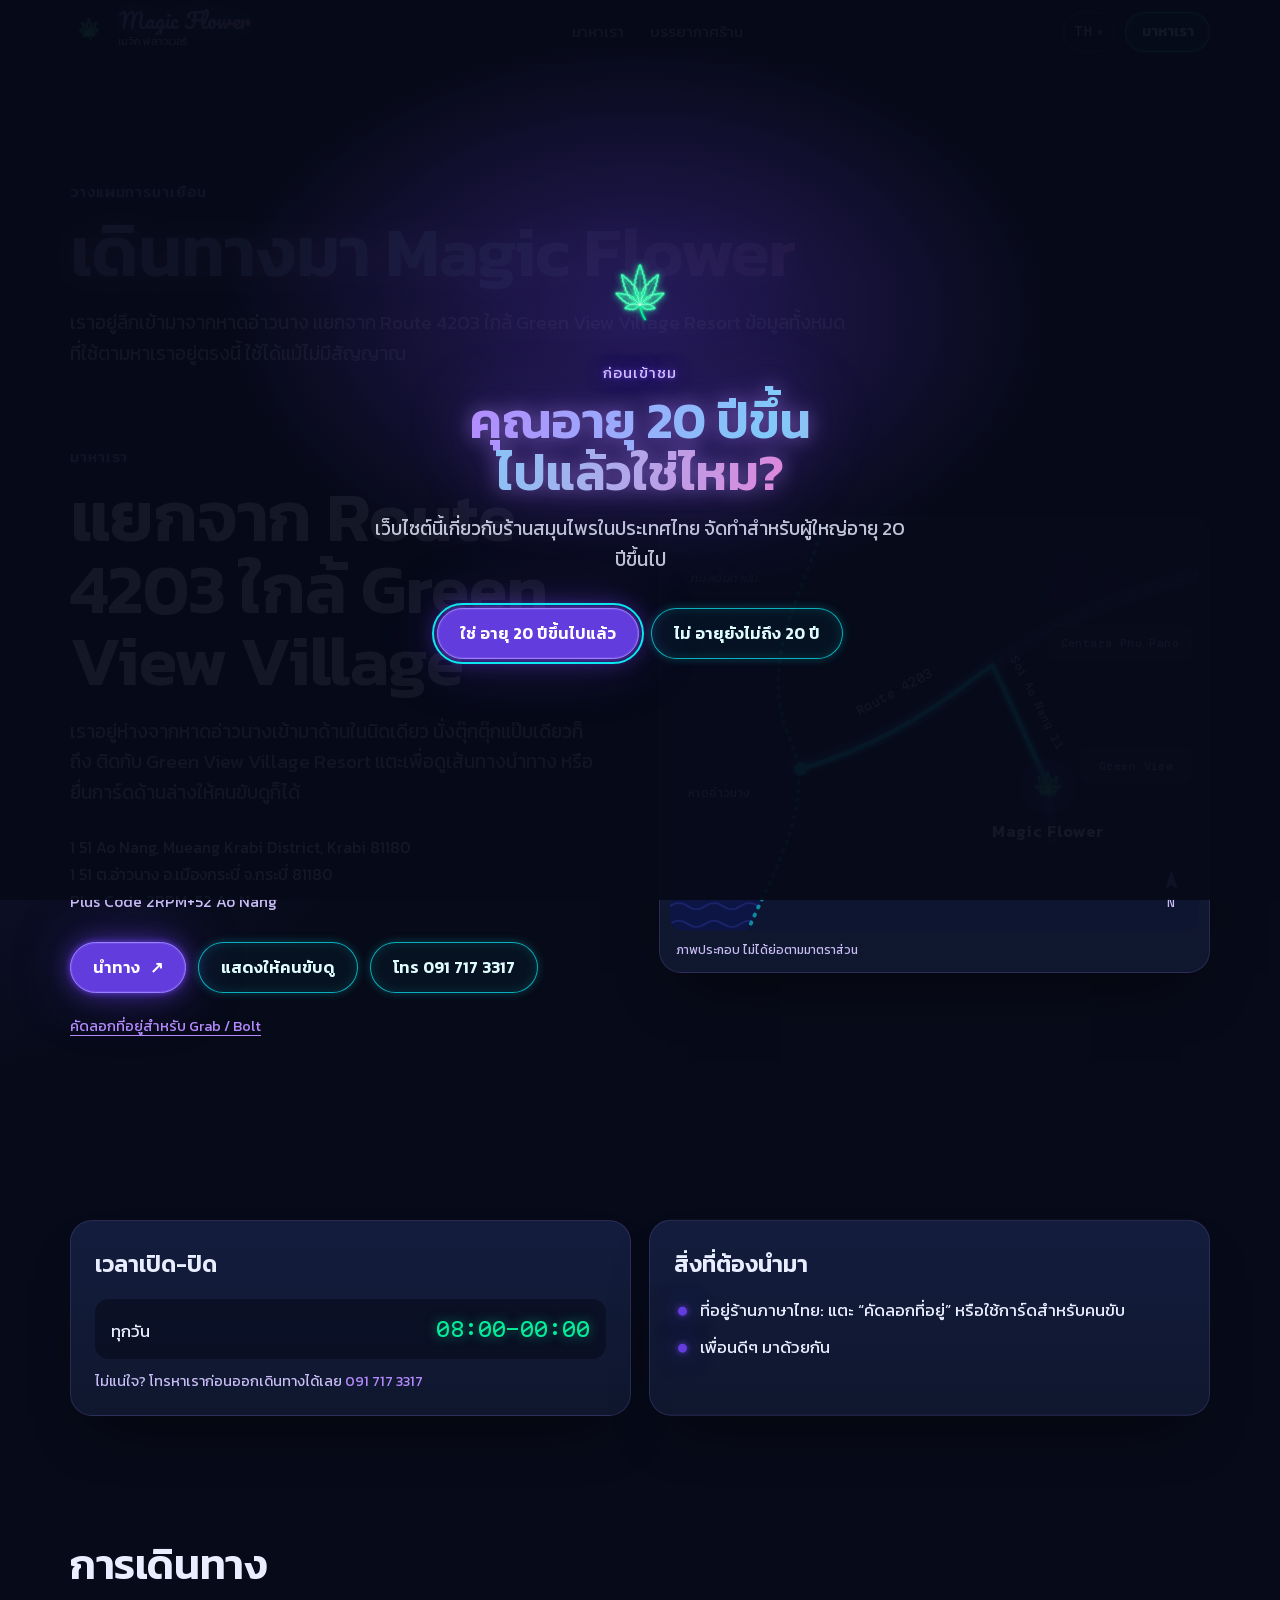
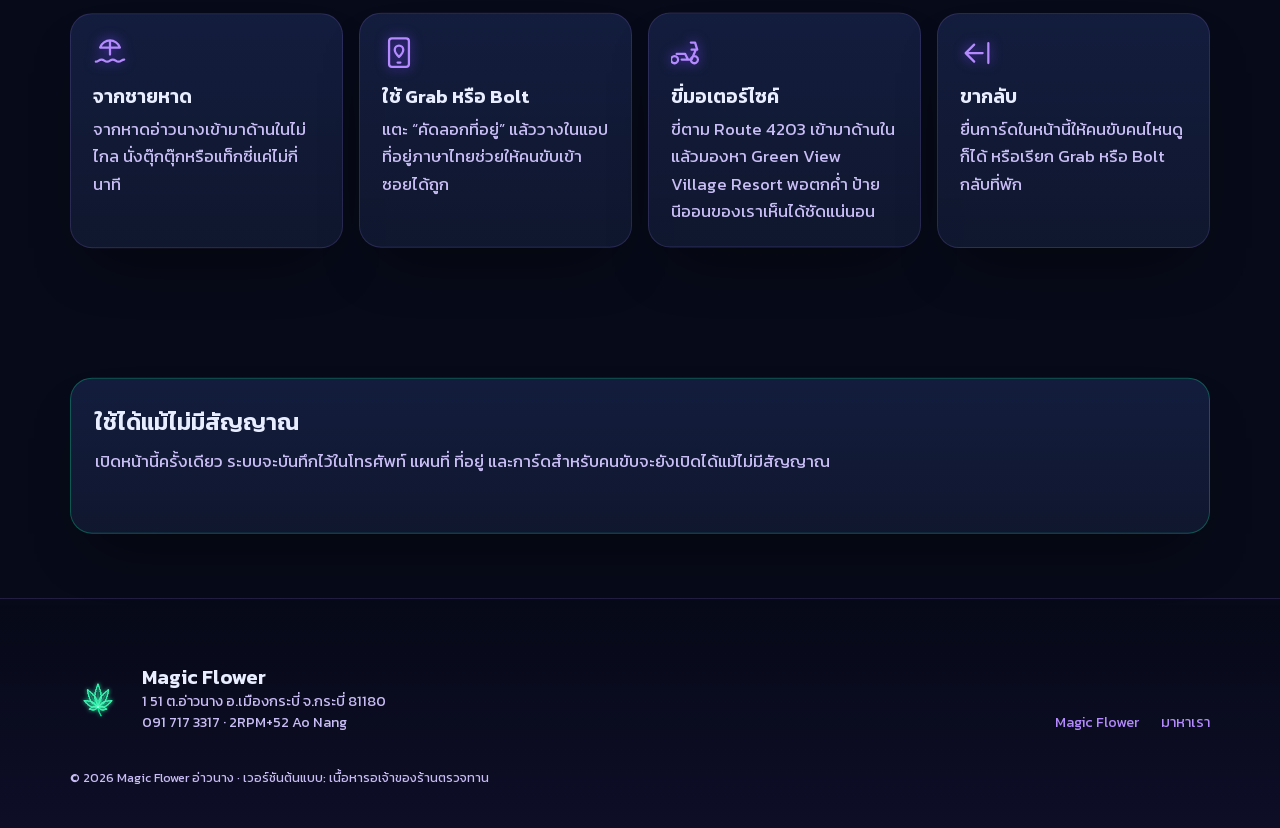
<file: th/visit/index.html>
<!DOCTYPE html><html lang="th" class="t0kr7W_variable Pukg9a_variable _8aCJIG_variable RY3kyG_variable _1l99-q_variable kPwpCq_variable"><head><meta charSet="utf-8"/><meta name="viewport" content="width=device-width, initial-scale=1"/><link rel="preload" href="/_next/static/media/524b092e58b59866-s.p.0dpcdum4paikg.woff2" as="font" crossorigin="" type="font/woff2"/><link rel="preload" href="/_next/static/media/5d52bd6c4cb3f315-s.p.0ez3bnoxb63ra.woff2" as="font" crossorigin="" type="font/woff2"/><link rel="preload" href="/_next/static/media/a624dffa201843ff-s.p.2xocl9mu6olar.woff2" as="font" crossorigin="" type="font/woff2"/><link rel="stylesheet" href="/_next/static/chunks/0il991kbuue2v.css" data-precedence="next"/><link rel="preload" as="script" fetchPriority="low" href="/_next/static/chunks/19wg2q9r2_sev.js"/><script src="/_next/static/chunks/1c0mhc5ebbn3y.js" async=""></script><script src="/_next/static/chunks/01s_f_3qlcqtb.js" async=""></script><script src="/_next/static/chunks/turbopack-3-ry682tkyiqk.js" async=""></script><script src="/_next/static/chunks/0umf92h1sb77c.js" async=""></script><script src="/_next/static/chunks/3gus54q_a1jyn.js" async=""></script><script src="/_next/static/chunks/2eat9ag_m4u0t.js" async=""></script><script src="/_next/static/chunks/1uftyivyzfm8-.js" async=""></script><meta name="theme-color" content="#070A18"/><title>มาเยือน Magic Flower · เวลาเปิด-ปิดและเส้นทาง อ่าวนาง</title><meta name="description" content="เวลาเปิด-ปิด เส้นทาง การ์ดภาษาไทยสำหรับคนขับรถ และสิ่งที่ต้องเตรียมมา เปิดครั้งเดียวก็บันทึกไว้ในโทรศัพท์ ใช้ได้แม้ไม่มีสัญญาณ"/><link rel="manifest" href="/manifest.webmanifest"/><meta name="robots" content="noindex, nofollow"/><link rel="canonical" href="https://magicflower.mediawaterhole.com/th/visit/"/><link rel="alternate" hrefLang="en" href="https://magicflower.mediawaterhole.com/visit/"/><link rel="alternate" hrefLang="th" href="https://magicflower.mediawaterhole.com/th/visit/"/><link rel="alternate" hrefLang="de" href="https://magicflower.mediawaterhole.com/de/visit/"/><link rel="alternate" hrefLang="fr" href="https://magicflower.mediawaterhole.com/fr/visit/"/><link rel="alternate" hrefLang="x-default" href="https://magicflower.mediawaterhole.com/visit/"/><link rel="icon" href="/icon.svg?icon.2z9hjhtkv5s27.svg" sizes="any" type="image/svg+xml"/><meta name="next-size-adjust" content=""/><script>(function(){var d=document.documentElement;d.classList.add('js');
if(!window.matchMedia('(prefers-reduced-motion: reduce)').matches)d.classList.add('motion-ok');
try{var t=Number(localStorage.getItem('mf-age-ok'));if(t&&Date.now()-t<2592e6)d.dataset.ageOk='1'}catch(e){}})();</script><script src="/_next/static/chunks/0cz1d0mv5g_q7.js" noModule=""></script></head><body><div hidden=""><!--$--><!--/$--></div><svg width="0" height="0" aria-hidden="true" focusable="false" style="position:absolute;overflow:hidden"><defs><filter id="leaf-glow" x="-50%" y="-50%" width="200%" height="200%"><feGaussianBlur stdDeviation="3" result="b1"></feGaussianBlur><feGaussianBlur stdDeviation="9" result="b2"></feGaussianBlur><feMerge><feMergeNode in="b2"></feMergeNode><feMergeNode in="b1"></feMergeNode><feMergeNode in="SourceGraphic"></feMergeNode></feMerge></filter><symbol id="leaf-mark" viewBox="-120 -120 240 240"><g transform="translate(0 40)" filter="url(#leaf-glow)" fill="none" stroke-linejoin="round" stroke-linecap="round"><g stroke="#07EA99" stroke-width="4.5"><path d="M0,0 L0.8,-6.9 L2.1,-11.1 L5.3,-18.1 L6.8,-22.2 L11.9,-29.2 L11.5,-33.3 L14.9,-40.3 L12,-44.4 L14.7,-51.4 L11.2,-55.6 L13,-62.5 L9.3,-66.7 L10.1,-73.6 L6.6,-77.8 L6.3,-84.7 L3.4,-88.9 L2.2,-95.8 L0,-100 L-2.2,-95.8 L-3.4,-88.9 L-6.3,-84.7 L-6.6,-77.8 L-10.1,-73.6 L-9.3,-66.7 L-13,-62.5 L-11.2,-55.6 L-14.7,-51.4 L-12,-44.4 L-14.9,-40.3 L-11.5,-33.3 L-11.9,-29.2 L-6.8,-22.2 L-5.3,-18.1 L-2.1,-11.1 L-0.8,-6.9 Z" transform="rotate(0)"></path><path d="M0,0 L0.9,-6.9 L2.3,-11 L5.8,-17.9 L7.3,-22 L12.6,-28.9 L10.7,-33 L13.5,-39.9 L10.6,-44 L12.5,-50.9 L9.1,-55 L10,-61.9 L6.6,-66 L6.4,-72.9 L3.5,-77 L2.2,-83.9 L0,-88 L-2.2,-83.9 L-3.5,-77 L-6.4,-72.9 L-6.6,-66 L-10,-61.9 L-9.1,-55 L-12.5,-50.9 L-10.6,-44 L-13.5,-39.9 L-10.7,-33 L-12.6,-28.9 L-7.3,-22 L-5.8,-17.9 L-2.3,-11 L-0.9,-6.9 Z" transform="rotate(31)"></path><path d="M0,0 L0.9,-6.9 L2.3,-11 L5.8,-17.9 L7.3,-22 L12.6,-28.9 L10.7,-33 L13.5,-39.9 L10.6,-44 L12.5,-50.9 L9.1,-55 L10,-61.9 L6.6,-66 L6.4,-72.9 L3.5,-77 L2.2,-83.9 L0,-88 L-2.2,-83.9 L-3.5,-77 L-6.4,-72.9 L-6.6,-66 L-10,-61.9 L-9.1,-55 L-12.5,-50.9 L-10.6,-44 L-13.5,-39.9 L-10.7,-33 L-12.6,-28.9 L-7.3,-22 L-5.8,-17.9 L-2.3,-11 L-0.9,-6.9 Z" transform="rotate(-31)"></path><path d="M0,0 L0.9,-5.9 L2.4,-9.4 L5.9,-15.3 L7.3,-18.9 L10.7,-24.7 L8.8,-28.3 L10.8,-34.2 L8.1,-37.7 L9,-43.6 L6,-47.1 L5.9,-53 L3.2,-56.6 L2,-62.5 L0,-66 L-2,-62.5 L-3.2,-56.6 L-5.9,-53 L-6,-47.1 L-9,-43.6 L-8.1,-37.7 L-10.8,-34.2 L-8.8,-28.3 L-10.7,-24.7 L-7.3,-18.9 L-5.9,-15.3 L-2.4,-9.4 L-0.9,-5.9 Z" transform="rotate(64)"></path><path d="M0,0 L0.9,-5.9 L2.4,-9.4 L5.9,-15.3 L7.3,-18.9 L10.7,-24.7 L8.8,-28.3 L10.8,-34.2 L8.1,-37.7 L9,-43.6 L6,-47.1 L5.9,-53 L3.2,-56.6 L2,-62.5 L0,-66 L-2,-62.5 L-3.2,-56.6 L-5.9,-53 L-6,-47.1 L-9,-43.6 L-8.1,-37.7 L-10.8,-34.2 L-8.8,-28.3 L-10.7,-24.7 L-7.3,-18.9 L-5.9,-15.3 L-2.4,-9.4 L-0.9,-5.9 Z" transform="rotate(-64)"></path><path d="M0,0 L1.1,-4.7 L2.9,-7.6 L6.6,-12.3 L6,-15.2 L7.3,-19.9 L5.3,-22.8 L5.4,-27.5 L3,-30.4 L1.9,-35.1 L0,-38 L-1.9,-35.1 L-3,-30.4 L-5.4,-27.5 L-5.3,-22.8 L-7.3,-19.9 L-6,-15.2 L-6.6,-12.3 L-2.9,-7.6 L-1.1,-4.7 Z" transform="rotate(102)"></path><path d="M0,0 L1.1,-4.7 L2.9,-7.6 L6.6,-12.3 L6,-15.2 L7.3,-19.9 L5.3,-22.8 L5.4,-27.5 L3,-30.4 L1.9,-35.1 L0,-38 L-1.9,-35.1 L-3,-30.4 L-5.4,-27.5 L-5.3,-22.8 L-7.3,-19.9 L-6,-15.2 L-6.6,-12.3 L-2.9,-7.6 L-1.1,-4.7 Z" transform="rotate(-102)"></path><path d="M0,0 C 2,14 6,26 13,36"></path></g><g stroke="#07EA99" stroke-width="1.6" opacity="0.55"><path d="M0,-4 L0,-82" transform="rotate(0)"></path><path d="M0,-4 L0,-72.2" transform="rotate(31)"></path><path d="M0,-4 L0,-72.2" transform="rotate(-31)"></path><path d="M0,-4 L0,-54.1" transform="rotate(64)"></path><path d="M0,-4 L0,-54.1" transform="rotate(-64)"></path><path d="M0,-4 L0,-31.2" transform="rotate(102)"></path><path d="M0,-4 L0,-31.2" transform="rotate(-102)"></path></g><g stroke="#E9FFF6" stroke-width="1.2" opacity="0.85"><path d="M0,0 L0.8,-6.9 L2.1,-11.1 L5.3,-18.1 L6.8,-22.2 L11.9,-29.2 L11.5,-33.3 L14.9,-40.3 L12,-44.4 L14.7,-51.4 L11.2,-55.6 L13,-62.5 L9.3,-66.7 L10.1,-73.6 L6.6,-77.8 L6.3,-84.7 L3.4,-88.9 L2.2,-95.8 L0,-100 L-2.2,-95.8 L-3.4,-88.9 L-6.3,-84.7 L-6.6,-77.8 L-10.1,-73.6 L-9.3,-66.7 L-13,-62.5 L-11.2,-55.6 L-14.7,-51.4 L-12,-44.4 L-14.9,-40.3 L-11.5,-33.3 L-11.9,-29.2 L-6.8,-22.2 L-5.3,-18.1 L-2.1,-11.1 L-0.8,-6.9 Z" transform="rotate(0)"></path><path d="M0,0 L0.9,-6.9 L2.3,-11 L5.8,-17.9 L7.3,-22 L12.6,-28.9 L10.7,-33 L13.5,-39.9 L10.6,-44 L12.5,-50.9 L9.1,-55 L10,-61.9 L6.6,-66 L6.4,-72.9 L3.5,-77 L2.2,-83.9 L0,-88 L-2.2,-83.9 L-3.5,-77 L-6.4,-72.9 L-6.6,-66 L-10,-61.9 L-9.1,-55 L-12.5,-50.9 L-10.6,-44 L-13.5,-39.9 L-10.7,-33 L-12.6,-28.9 L-7.3,-22 L-5.8,-17.9 L-2.3,-11 L-0.9,-6.9 Z" transform="rotate(31)"></path><path d="M0,0 L0.9,-6.9 L2.3,-11 L5.8,-17.9 L7.3,-22 L12.6,-28.9 L10.7,-33 L13.5,-39.9 L10.6,-44 L12.5,-50.9 L9.1,-55 L10,-61.9 L6.6,-66 L6.4,-72.9 L3.5,-77 L2.2,-83.9 L0,-88 L-2.2,-83.9 L-3.5,-77 L-6.4,-72.9 L-6.6,-66 L-10,-61.9 L-9.1,-55 L-12.5,-50.9 L-10.6,-44 L-13.5,-39.9 L-10.7,-33 L-12.6,-28.9 L-7.3,-22 L-5.8,-17.9 L-2.3,-11 L-0.9,-6.9 Z" transform="rotate(-31)"></path><path d="M0,0 L0.9,-5.9 L2.4,-9.4 L5.9,-15.3 L7.3,-18.9 L10.7,-24.7 L8.8,-28.3 L10.8,-34.2 L8.1,-37.7 L9,-43.6 L6,-47.1 L5.9,-53 L3.2,-56.6 L2,-62.5 L0,-66 L-2,-62.5 L-3.2,-56.6 L-5.9,-53 L-6,-47.1 L-9,-43.6 L-8.1,-37.7 L-10.8,-34.2 L-8.8,-28.3 L-10.7,-24.7 L-7.3,-18.9 L-5.9,-15.3 L-2.4,-9.4 L-0.9,-5.9 Z" transform="rotate(64)"></path><path d="M0,0 L0.9,-5.9 L2.4,-9.4 L5.9,-15.3 L7.3,-18.9 L10.7,-24.7 L8.8,-28.3 L10.8,-34.2 L8.1,-37.7 L9,-43.6 L6,-47.1 L5.9,-53 L3.2,-56.6 L2,-62.5 L0,-66 L-2,-62.5 L-3.2,-56.6 L-5.9,-53 L-6,-47.1 L-9,-43.6 L-8.1,-37.7 L-10.8,-34.2 L-8.8,-28.3 L-10.7,-24.7 L-7.3,-18.9 L-5.9,-15.3 L-2.4,-9.4 L-0.9,-5.9 Z" transform="rotate(-64)"></path><path d="M0,0 L1.1,-4.7 L2.9,-7.6 L6.6,-12.3 L6,-15.2 L7.3,-19.9 L5.3,-22.8 L5.4,-27.5 L3,-30.4 L1.9,-35.1 L0,-38 L-1.9,-35.1 L-3,-30.4 L-5.4,-27.5 L-5.3,-22.8 L-7.3,-19.9 L-6,-15.2 L-6.6,-12.3 L-2.9,-7.6 L-1.1,-4.7 Z" transform="rotate(102)"></path><path d="M0,0 L1.1,-4.7 L2.9,-7.6 L6.6,-12.3 L6,-15.2 L7.3,-19.9 L5.3,-22.8 L5.4,-27.5 L3,-30.4 L1.9,-35.1 L0,-38 L-1.9,-35.1 L-3,-30.4 L-5.4,-27.5 L-5.3,-22.8 L-7.3,-19.9 L-6,-15.2 L-6.6,-12.3 L-2.9,-7.6 L-1.1,-4.7 Z" transform="rotate(-102)"></path></g></g></symbol></defs></svg><div class="age-gate" data-lenis-prevent="true" role="dialog" aria-modal="true" aria-labelledby="age-title"><div class="age-gate__panel"><svg width="96" height="96" style="width:96px;height:96px;flex-shrink:0" class="flicker-on" aria-hidden="true"><use href="#leaf-mark" width="100%" height="100%"></use></svg><p class="kicker mt-6">ก่อนเข้าชม</p><h2 id="age-title" class="h-display mt-2" style="font-size:clamp(2rem, 7vw, 3.2rem)"><span class="sign-text">คุณอายุ 20 ปีขึ้นไปแล้วใช่ไหม?</span></h2><p class="lede mt-4">เว็บไซต์นี้เกี่ยวกับร้านสมุนไพรในประเทศไทย จัดทำสำหรับผู้ใหญ่อายุ 20 ปีขึ้นไป</p><div class="mt-8 flex flex-wrap justify-center gap-3"><a href="#enter" class="btn btn-primary">ใช่ อายุ 20 ปีขึ้นไปแล้ว</a><button type="button" class="btn btn-ghost">ไม่ อายุยังไม่ถึง 20 ปี</button></div></div></div><span id="enter" hidden=""></span><div id="site"><header class="site-header"><div class="container site-header__inner"><a href="/th/" aria-label="Magic Flower หน้าแรก" class="no-underline"><span class="wordmark "><svg width="38" height="38" style="width:38px;height:38px;flex-shrink:0" aria-hidden="true"><use href="#leaf-mark" width="100%" height="100%"></use></svg><span class="wordmark__text"><span class="wordmark__name sign-text">Magic Flower</span><span class="wordmark__sub"><span lang="th" class="font-thai">เมจิก ฟลาวเวอร์</span></span></span></span></a><nav aria-label="หัวข้อ" class="site-header__nav"><a href="/th/visit/">มาหาเรา</a><a href="/th/#space">บรรยากาศร้าน</a></nav><div class="site-header__end"><details class="lang"><summary aria-label="TH, ภาษา: ไทย"><span aria-hidden="true">TH</span><span class="lang__caret" aria-hidden="true">▾</span></summary><ul class="lang__menu card"><li><a href="/visit/" lang="en" hrefLang="en">English</a></li><li><a href="/th/visit/" lang="th" hrefLang="th" aria-current="page">ไทย</a></li><li><a href="/de/visit/" lang="de" hrefLang="de">Deutsch</a></li><li><a href="/fr/visit/" lang="fr" hrefLang="fr">Français</a></li></ul></details><a href="/th/visit/" class="btn btn-ghost site-header__cta" aria-label="มาหาเรา" aria-current="page"><svg viewBox="0 0 24 24" class="site-header__pin" aria-hidden="true"><path d="M12 21s-6.5-5.6-6.5-11a6.5 6.5 0 0 1 13 0c0 5.4-6.5 11-6.5 11Zm0-8.5a2.5 2.5 0 1 0 0-5 2.5 2.5 0 0 0 0 5Z"></path></svg><span class="site-header__cta-label">มาหาเรา</span></a></div></div></header><main><header class="page-intro container"><p class="kicker" data-reveal="true">วางแผนการมาเยือน</p><h1 class="h-display mt-3" data-reveal="true"><span class="sign-text">เดินทางมา Magic Flower</span></h1><p class="lede mt-5" data-reveal="true">เราอยู่ลึกเข้ามาจากหาดอ่าวนาง แยกจาก Route 4203 ใกล้ Green View Village Resort ข้อมูลทั้งหมดที่ใช้ตามหาเราอยู่ตรงนี้ ใช้ได้แม้ไม่มีสัญญาณ</p></header><section id="visit" class="section" aria-labelledby="visit-title"><div class="container visit"><div><header class=""><p class="kicker" data-reveal="true">มาหาเรา</p><h2 id="visit-title" class="h-display mt-3" data-reveal="true">แยกจาก Route 4203 ใกล้ Green View Village</h2><div class="lede mt-5 " data-reveal="true">เราอยู่ห่างจากหาดอ่าวนางเข้ามาด้านในนิดเดียว นั่งตุ๊กตุ๊กแป๊บเดียวก็ถึง ติดกับ Green View Village Resort แตะเพื่อดูเส้นทางนำทาง หรือยื่นการ์ดด้านล่างให้คนขับดูก็ได้</div></header><address class="visit__address" data-reveal="true"><span>1 51 Ao Nang, Mueang Krabi District, Krabi 81180</span><span class="font-thai" lang="th">1 51 ต.อ่าวนาง อ.เมืองกระบี่ จ.กระบี่ 81180</span><span class="muted">Plus Code<!-- --> <!-- -->2RPM+52 Ao Nang</span></address><div class="mt-7 flex flex-wrap gap-3" data-reveal="true"><a class="btn btn-primary" href="https://www.google.com/maps/dir/?api=1&amp;destination=8.03545,98.832585" target="_blank" rel="noopener noreferrer">นำทาง<!-- --> <span aria-hidden="true">↗</span></a><button type="button" class="btn btn-ghost">แสดงให้คนขับดู</button><a class="btn btn-ghost" href="tel:+66917173317">โทร<!-- --> <!-- -->091 717 3317</a></div><button type="button" class="visit__copy" data-reveal="true"><span aria-live="polite">คัดลอกที่อยู่สำหรับ Grab / Bolt</span></button></div><figure class="map card" data-reveal="true"><svg viewBox="0 0 420 320" role="img" aria-labelledby="map-title"><title id="map-title">Magic Flower: แยกจาก Route 4203 ใกล้ Green View Village</title><defs><pattern id="waves" width="28" height="14" patternUnits="userSpaceOnUse"><path d="M0,7 Q7,2 14,7 T28,7" fill="none" stroke="#4245C9" stroke-opacity="0.35" stroke-width="1.2"></path></pattern><filter id="map-glow" x="-20%" y="-20%" width="140%" height="140%"><feGaussianBlur stdDeviation="3" result="b"></feGaussianBlur><feMerge><feMergeNode in="b"></feMergeNode><feMergeNode in="SourceGraphic"></feMergeNode></feMerge></filter></defs><path d="M0,0 L122,0 C100,62 70,112 96,170 C116,222 82,272 62,320 L0,320 Z" fill="#0c1544"></path><path d="M0,0 L122,0 C100,62 70,112 96,170 C116,222 82,272 62,320 L0,320 Z" fill="url(#waves)"></path><path d="M122,0 C100,62 70,112 96,170 C116,222 82,272 62,320" fill="none" stroke="#0BE6F0" stroke-opacity="0.7" stroke-width="3" stroke-dasharray="1 6" stroke-linecap="round" opacity="0.8"></path><text x="16" y="44" class="map__label map__label--sea">ทะเลอันดามัน</text><text x="14" y="214" class="map__label">หาดอ่าวนาง</text><path d="M300,62 C298,40 306,22 318,20 C330,18 336,36 334,62 Z M338,62 C336,48 342,34 352,34 C362,34 366,48 364,62 Z" fill="#241f5a" opacity="0.9"></path><path d="M100,190 C160,175 202,150 240,121 S330,60 420,38" fill="none" stroke="#202a5e" stroke-width="12" stroke-linecap="round"></path><path d="M100,190 C160,175 202,150 240,121 S330,60 420,38" fill="none" stroke="#B48AFE" stroke-opacity="0.35" stroke-width="1" stroke-dasharray="6 7"></path><path d="M256,110 C276,150 286,176 300,204 L304,250" fill="none" stroke="#1a2350" stroke-width="7" stroke-linecap="round"></path><text x="150" y="150" class="map__label" transform="rotate(-28 150 150)">Route 4203</text><text x="0" y="0" class="map__label map__label--sm" transform="translate(270 104) rotate(63)">Soi Ao Nang 11</text><rect x="326" y="176" width="88" height="26" rx="7" fill="#18234a" stroke="#B48AFE" stroke-opacity="0.3"></rect><text x="370" y="193" text-anchor="middle" class="map__label map__label--sm">Green View</text><rect x="300" y="78" width="114" height="26" rx="7" fill="#18234a" stroke="#B48AFE" stroke-opacity="0.3"></rect><text x="357" y="95" text-anchor="middle" class="map__label map__label--sm">Centara Phu Pano</text><path class="map__route" d="M104,192 C160,176 202,150 240,121 L256,110 C276,150 286,176 300,204" pathLength="1" fill="none" stroke="#0BE6F0" stroke-width="3.5" stroke-linecap="round" stroke-dasharray="1" filter="url(#map-glow)"></path><circle cx="104" cy="192" r="5" fill="#0BE6F0" filter="url(#map-glow)"></circle><g transform="translate(300 206)"><circle r="22" class="map__pulse" fill="#633CDD" opacity="0.35"></circle><g transform="translate(-20 -22)"><svg width="40" height="40" style="width:40px;height:40px;flex-shrink:0" aria-hidden="true"><use href="#leaf-mark" width="100%" height="100%"></use></svg></g><text x="0" y="40" text-anchor="middle" class="map__label map__label--shop">Magic Flower</text></g><g transform="translate(398 286)" class="map__label"><path d="M0,-14 L5,2 L0,-2 L-5,2 Z" fill="#B48AFE"></path><text x="0" y="16" text-anchor="middle">N</text></g></svg><figcaption class="map__note">ภาพประกอบ ไม่ได้ย่อตามมาตราส่วน</figcaption></figure></div><dialog class="driver" aria-labelledby="driver-title" data-lenis-prevent="true"><p class="kicker" id="driver-title">สำหรับคนขับรถ</p><p class="driver__ask font-thai" lang="th">กรุณาไปส่งที่ร้าน Magic Flower</p><p class="driver__name font-thai" lang="th">(<!-- -->เมจิก ฟลาวเวอร์<!-- -->)</p><p class="driver__addr font-thai" lang="th">1 51 ต.อ่าวนาง อ.เมืองกระบี่ จ.กระบี่ 81180<br/>ใกล้ กรีนวิว วิลเลจ รีสอร์ท</p><p class="driver__meta">2RPM+52 Ao Nang<!-- --> · <a href="tel:+66917173317">091 717 3317</a></p><form method="dialog"><button class="btn btn-primary mt-6" type="submit">ปิด</button></form></dialog></section><section class="section section--tight" aria-labelledby="hours-title"><div class="container visit-facts"><div class="card visit-card" data-reveal="true"><h2 id="hours-title" class="visit-card__title">เวลาเปิด-ปิด</h2><dl class="hours"><dt>ทุกวัน</dt><dd>08:00<!-- -->–<!-- -->00:00</dd></dl><p class="muted text-sm mt-3">ไม่แน่ใจ? โทรหาเราก่อนออกเดินทางได้เลย<!-- --> <a class="link" href="tel:+66917173317">091 717 3317</a></p></div><div class="card visit-card" data-reveal="true"><h2 class="visit-card__title">สิ่งที่ต้องนำมา</h2><ul class="bring"><li>ที่อยู่ร้านภาษาไทย: แตะ “คัดลอกที่อยู่” หรือใช้การ์ดสำหรับคนขับ</li><li>เพื่อนดีๆ มาด้วยกัน</li></ul></div></div></section><section class="section section--tight" aria-labelledby="tips-title"><div class="container"><h2 id="tips-title" class="h-display h-display--sm" data-reveal="true">การเดินทาง</h2><ul class="tips"><li class="card tip" data-reveal="true"><svg viewBox="0 0 24 24" class="tip__icon" aria-hidden="true"><path d="M2 18c2 0 2-1.5 4-1.5S8 18 10 18s2-1.5 4-1.5 2 1.5 4 1.5 2-1.5 4-1.5M12 3v10M12 3c3 0 6 2 7 5H5c1-3 4-5 7-5Z"></path></svg><h3 class="tip__title">จากชายหาด</h3><p class="muted mt-1">จากหาดอ่าวนางเข้ามาด้านในไม่ไกล นั่งตุ๊กตุ๊กหรือแท็กซี่แค่ไม่กี่นาที</p></li><li class="card tip" data-reveal="true"><svg viewBox="0 0 24 24" class="tip__icon" aria-hidden="true"><path d="M7 2h10a2 2 0 0 1 2 2v16a2 2 0 0 1-2 2H7a2 2 0 0 1-2-2V4a2 2 0 0 1 2-2Zm4 17h2M12 7a3 3 0 0 0-3 3c0 2.2 3 5 3 5s3-2.8 3-5a3 3 0 0 0-3-3Z"></path></svg><h3 class="tip__title">ใช้ Grab หรือ Bolt</h3><p class="muted mt-1">แตะ “คัดลอกที่อยู่” แล้ววางในแอป ที่อยู่ภาษาไทยช่วยให้คนขับเข้าซอยได้ถูก</p></li><li class="card tip" data-reveal="true"><svg viewBox="0 0 24 24" class="tip__icon" aria-hidden="true"><path d="M5 17a2.5 2.5 0 1 0 0 .1M19 17a2.5 2.5 0 1 0 0 .1M7.5 17h7l3-7h-3M14 5h3l1.5 5M4 13h6l2 4"></path></svg><h3 class="tip__title">ขี่มอเตอร์ไซค์</h3><p class="muted mt-1">ขี่ตาม Route 4203 เข้ามาด้านใน แล้วมองหา Green View Village Resort พอตกค่ำ ป้ายนีออนของเราเห็นได้ชัดแน่นอน</p></li><li class="card tip" data-reveal="true"><svg viewBox="0 0 24 24" class="tip__icon" aria-hidden="true"><path d="M4 12h12M10 6l-6 6 6 6M20 5v14"></path></svg><h3 class="tip__title">ขากลับ</h3><p class="muted mt-1">ยื่นการ์ดในหน้านี้ให้คนขับคนไหนดูก็ได้ หรือเรียก Grab หรือ Bolt กลับที่พัก</p></li></ul></div></section><section class="section section--tight" aria-labelledby="offline-title"><div class="container"><div class="card offline" data-reveal="true"><h2 id="offline-title" class="visit-card__title">ใช้ได้แม้ไม่มีสัญญาณ</h2><p class="muted mt-2">เปิดหน้านี้ครั้งเดียว ระบบจะบันทึกไว้ในโทรศัพท์ แผนที่ ที่อยู่ และการ์ดสำหรับคนขับจะยังเปิดได้แม้ไม่มีสัญญาณ</p><p class="offline__status" aria-live="polite"></p></div></div></section></main><footer class="site-footer"><div class="container"><div class="site-footer__grid"><div class="flex items-center gap-4"><svg width="56" height="56" style="width:56px;height:56px;flex-shrink:0" aria-hidden="true"><use href="#leaf-mark" width="100%" height="100%"></use></svg><div><p class="font-display text-xl font-semibold">Magic Flower</p><p class="muted text-sm">1 51 ต.อ่าวนาง อ.เมืองกระบี่ จ.กระบี่ 81180</p><p class="muted text-sm"><a href="tel:+66917173317">091 717 3317</a> · <!-- -->2RPM+52 Ao Nang</p></div></div><nav aria-label="หน้าเว็บ" class="site-footer__links text-sm"><a href="/th/">Magic Flower</a><a href="/th/visit/">มาหาเรา</a></nav></div><p class="site-footer__fine">© <!-- -->2026<!-- --> <!-- -->Magic Flower อ่าวนาง<!-- --> · <!-- -->เวอร์ชันต้นแบบ: เนื้อหารอเจ้าของร้านตรวจทาน</p></div></footer></div><!--$--><!--/$--><script id="_R_">(globalThis["TURBOPACK"] || (globalThis["TURBOPACK"] = [])).push({"otherChunks":["static/chunks/19wg2q9r2_sev.js","static/chunks/1c0mhc5ebbn3y.js","static/chunks/01s_f_3qlcqtb.js"],"runtimeModuleIds":[94553]});</script><script src="/_next/static/chunks/19wg2q9r2_sev.js" async=""></script><script>(self.__next_f=self.__next_f||[]).push([0])</script><script>self.__next_f.push([1,"1:\"$Sreact.fragment\"\n2:\"/_next/static/chunks/0umf92h1sb77c.js\"\n3:I[39756,[\"$2\"],\"default\"]\n4:I[37457,[\"$2\"],\"default\"]\nb:I[97367,[\"$2\"],\"OutletBoundary\"]\nc:\"$Sreact.suspense\"\ne:\"ViewportBoundary\"\nf:I[97367,[\"$2\"],\"$e\"]\n11:\"MetadataBoundary\"\n12:I[97367,[\"$2\"],\"$11\"]\n14:I[68027,[],\"default\",1]\n:HL[\"/_next/static/chunks/0il991kbuue2v.css\",\"style\"]\n:HL[\"/_next/static/media/524b092e58b59866-s.p.0dpcdum4paikg.woff2\",\"font\",{\"crossOrigin\":\"\",\"type\":\"font/woff2\"}]\n:HL[\"/_next/static/media/5d52bd6c4cb3f315-s.p.0ez3bnoxb63ra.woff2\",\"font\",{\"crossOrigin\":\"\",\"type\":\"font/woff2\"}]\n:HL[\"/_next/static/media/a624dffa201843ff-s.p.2xocl9mu6olar.woff2\",\"font\",{\"crossOrigin\":\"\",\"type\":\"font/woff2\"}]\n5:X\n9:[[\"children\",{\"s\":\"__PAGE__\",\"h\":512,\"d\":{\"r\":[\"$\",\"$1\",\"c\",{\"children\":[\"$La\",[[\"$\",\"script\",\"script-0\",{\"src\":\"/_next/static/chunks/3gus54q_a1jyn.js\",\"async\":true,\"nonce\":\"$undefined\"}],[\"$\",\"script\",\"script-1\",{\"src\":\"/_next/static/chunks/2eat9ag_m4u0t.js\",\"async\":true,\"nonce\":\"$undefined\"}],[\"$\",\"script\",\"script-2\",{\"src\":\"/_next/static/chunks/1uftyivyzfm8-.js\",\"async\":true,\"nonce\":\"$undefined\"}]],[\"$\",\"$Lb\",null,{\"children\":[\"$\",\"$c\",null,{\"name\":\"Next.MetadataOutlet\",\"children\":\"$@d\"}]}]]}],\"p\":false,\"v\":null}}]]\n8:[[\"children\",{\"s\":\"visit\",\"h\":512,\"d\":{\"r\":[\"$\",\"$1\",\"c\",{\"children\":[null,[\"$\",\"$L3\",null,{\"parallelRouterKey\":\"children\",\"error\":\"$undefined\",\"errorStyles\":\"$undefined\",\"errorScripts\":\"$undefined\",\"template\":[\"$\",\"$L4\",null,{}],\"templateStyles\":\"$undefined\",\"templateScripts\":\"$undefined\",\"notFound\":\"$undefined\",\"forbidden\":\"$undefined\",\"unauthorized\":\"$undefined\"}]]}],\"p\":false,\"v\":\"$5\"},\"c\":\"$Q9\"}]]\n6:[[\"children\",{\"s\":{\"n\":\"locale\",\"t\":\"d\",\"k\":\"th\",\"s\":[\"brand\",\"visit\"]},\"h\":66064,\"d\":{\"r\":[\"$\",\"$1\",\"c\",{\"children\":[[[\"$\",\"link\",\"0\",{\"rel\":\"stylesheet\",\"href\":\"/_next/static/chunks/0il991kbuue2v.css\",\"precedence\":\"next\",\"crossOrigin\":\"$undefined\",\"nonce\":\"$undefined\"}]],\"$L7\"]}],\"p\":false,\"v\":null},\"c\":\"$Q8\"}]]\n0:{\"P\":null,\"c\":[\"\",\"th\",\"visit\",\"\"],\"q\":\"\",\"i\":false,\"t\":{\"t\":{\"s\":\"\",\"h\":131600,\"d\":{\"r\":[\"$\",\"$1\",\"c\",{\"children\":[null,[\"$\",\"$L3\",null,{\"parallelRouterKey\":\"children\",\"error\":\"$undefined\",\"errorStyles\":\"$undefined\",\"errorScripts\":\"$undefined\",\"template\":[\"$\",\"$L4\",null,{}],\"templateStyles\":\"$undefined\",\"templateScripts\":\"$undefined\",\"notFound\":[[[\"$\",\"title\",null,{\"children\":\"404: This page could not be found.\"}],[\"$\",\"div\",null,{\"style\":{\"fontFamily\":\"system-ui,\\\"Segoe UI\\\",Roboto,Helvetica,Arial,sans-serif,\\\"Apple Color Emoji\\\",\\\"Segoe UI Emoji\\\"\",\"height\":\"100vh\",\"textAlign\":\"center\",\"display\":\"flex\",\"flexDirection\":\"column\",\"alignItems\":\"center\",\"justifyContent\":\"center\"},\"children\":[\"$\",\"div\",null,{\"children\":[[\"$\",\"style\",null,{\"dangerouslySetInnerHTML\":{\"__html\":\"body{color:#000;background:#fff;margin:0}.next-error-h1{border-right:1px solid rgba(0,0,0,.3)}@media (prefers-color-scheme:dark){body{color:#fff;background:#000}.next-error-h1{border-right:1px solid rgba(255,255,255,.3)}}\"}}],[\"$\",\"h1\",null,{\"className\":\"next-error-h1\",\"style\":{\"display\":\"inline-block\",\"margin\":\"0 20px 0 0\",\"padding\":\"0 23px 0 0\",\"fontSize\":24,\"fontWeight\":500,\"verticalAlign\":\"top\",\"lineHeight\":\"49px\"},\"children\":404}],[\"$\",\"div\",null,{\"style\":{\"display\":\"inline-block\"},\"children\":[\"$\",\"h2\",null,{\"style\":{\"fontSize\":14,\"fontWeight\":400,\"lineHeight\":\"49px\",\"margin\":0},\"children\":\"This page could not be found.\"}]}]]}]}]],[]],\"forbidden\":\"$undefined\",\"unauthorized\":\"$undefined\"}]]}],\"p\":false,\"v\":\"$5\"},\"c\":\"$Q6\"},\"h\":{\"r\":[\"$\",\"$1\",\"h\",{\"children\":[null,[\"$\",\"$Lf\",null,{\"children\":\"$L10\"}],[\"$\",\"$L12\",null,{\"children\":[[\"$\",\"div\",null,{\"hidden\":true,\"children\":[\"$\",\"$c\",null,{\"name\":\"Next.Metadata\",\"children\":\"$L13\"}]}],null]}],[\"$\",\"meta\",null,{\"name\":\"next-size-adjust\",\"content\":\"\"}]]}],\"p\":false,\"v\":null}},\"m\":\"$undefined\",\"G\":[\"$14\",[]],\"S\":true,\"r\":\"$undefined\",\"s\":\"$undefined\",\"a\":\"$undefined\",\"l\":\"$undefined\",\"p\":\"$undefined\",\"d\":\"$undefined\",\"b\":\"EO86tYsI7T-o7CuITEutP\"}\n19:\"/_next/static/chunks/3gus54q_a1jyn.js\"\n1a:\"/_next/static/chunks/2eat9ag_m4u0t.js\"\n1b:\"/_next/static/chunks/1uftyivyzfm8-.js\"\n1c:I[97719,[\"$19\",\"$1a\",\"$1b\"],\"AgeGate\"]\n1d:I[78173,[\"$19\",\"$1a\",\"$1b\"],\"VisitMap\"]\n5:C\n7:[\"$\",\"html\",null,{\"lang\":\"th\",\"className\":\"t0kr7W_variable Pukg9a_variable _8aCJIG_variable RY3kyG_variable _1l99-q_variable kPwpCq_variable\",\"suppressHydrationWarning\":true,\"children\":[[\"$\",\"head\",null,{\"children\":[\"$\",\"script\",null,{\"dangerouslySetInnerHTML\":{\"__html\":\"(function(){var d=document.documentElement;d.classList.add('js');\\nif(!window.matchMedia('(prefers-reduced-motion: reduce)').matches)d.classList.add('motion-ok');\\ntry{var t=Number(localStorage.getItem('mf-age-ok'));if(t\u0026\u0026Date.now()-t\u003c2592e6)d.dataset.ageOk='1'}catch(e){}})();\"}}]}],[\"$\",\"body\",null,{\"children\":[[\"$\",\"svg\",null,{\"width\":\"0\",\"height\":\"0\",\"aria-hidden\":\"true\",\"focusable\":\"false\",\"style\":{\"position\":\"absolute\",\"overflow\":\"hidden\"},\"children\":[\"$\",\"defs\",null,{\"children\":[[\"$\",\"filter\",null,{\"id\":\"leaf-glow\",\"x\":\"-50%\",\"y\":\"-50%\",\"width\":\"200%\",\"height\":\"200%\",\"children\":[[\"$\",\"feGaussianBlur\",null,{\"stdDeviation\":\"3\",\"result\":\"b1\"}],[\"$\",\"feGaussianBlur\",null,{\"stdDeviation\":\"9\",\"result\":\"b2\"}],[\"$\",\"feMerge\",null,{\"children\":[[\"$\",\"feMergeNode\",null,{\"in\":\"b2\"}],[\"$\",\"feMergeNode\",null,{\"in\":\"b1\"}],[\"$\",\"feMergeNode\",null,{\"in\":\"SourceGraphic\"}]]}]]}],[\"$\",\"symbol\",null,{\"id\":\"leaf-mark\",\"viewBox\":\"-120 -120 240 240\",\"children\":[\"$\",\"g\",null,{\"transform\":\"translate(0 40)\",\"filter\":\"url(#leaf-glow)\",\"fill\":\"none\",\"strokeLinejoin\":\"round\",\"strokeLinecap\":\"round\",\"children\":[[\"$\",\"g\",null,{\"stroke\":\"#07EA99\",\"strokeWidth\":\"4.5\",\"children\":[[[\"$\",\"path\",\"trotate(0)\",{\"d\":\"M0,0 L0.8,-6.9 L2.1,-11.1 L5.3,-18.1 L6.8,-22.2 L11.9,-29.2 L11.5,-33.3 L14.9,-40.3 L12,-44.4 L14.7,-51.4 L11.2,-55.6 L13,-62.5 L9.3,-66.7 L10.1,-73.6 L6.6,-77.8 L6.3,-84.7 L3.4,-88.9 L2.2,-95.8 L0,-100 L-2.2,-95.8 L-3.4,-88.9 L-6.3,-84.7 L-6.6,-77.8 L-10.1,-73.6 L-9.3,-66.7 L-13,-62.5 L-11.2,-55.6 L-14.7,-51.4 L-12,-44.4 L-14.9,-40.3 L-11.5,-33.3 L-11.9,-29.2 L-6.8,-22.2 L-5.3,-18.1 L-2.1,-11.1 L-0.8,-6.9 Z\",\"transform\":\"rotate(0)\"}],[\"$\",\"path\",\"trotate(31)\",{\"d\":\"M0,0 L0.9,-6.9 L2.3,-11 L5.8,-17.9 L7.3,-22 L12.6,-28.9 L10.7,-33 L13.5,-39.9 L10.6,-44 L12.5,-50.9 L9.1,-55 L10,-61.9 L6.6,-66 L6.4,-72.9 L3.5,-77 L2.2,-83.9 L0,-88 L-2.2,-83.9 L-3.5,-77 L-6.4,-72.9 L-6.6,-66 L-10,-61.9 L-9.1,-55 L-12.5,-50.9 L-10.6,-44 L-13.5,-39.9 L-10.7,-33 L-12.6,-28.9 L-7.3,-22 L-5.8,-17.9 L-2.3,-11 L-0.9,-6.9 Z\",\"transform\":\"rotate(31)\"}],[\"$\",\"path\",\"trotate(-31)\",{\"d\":\"M0,0 L0.9,-6.9 L2.3,-11 L5.8,-17.9 L7.3,-22 L12.6,-28.9 L10.7,-33 L13.5,-39.9 L10.6,-44 L12.5,-50.9 L9.1,-55 L10,-61.9 L6.6,-66 L6.4,-72.9 L3.5,-77 L2.2,-83.9 L0,-88 L-2.2,-83.9 L-3.5,-77 L-6.4,-72.9 L-6.6,-66 L-10,-61.9 L-9.1,-55 L-12.5,-50.9 L-10.6,-44 L-13.5,-39.9 L-10.7,-33 L-12.6,-28.9 L-7.3,-22 L-5.8,-17.9 L-2.3,-11 L-0.9,-6.9 Z\",\"transform\":\"rotate(-31)\"}],[\"$\",\"path\",\"trotate(64)\",{\"d\":\"M0,0 L0.9,-5.9 L2.4,-9.4 L5.9,-15.3 L7.3,-18.9 L10.7,-24.7 L8.8,-28.3 L10.8,-34.2 L8.1,-37.7 L9,-43.6 L6,-47.1 L5.9,-53 L3.2,-56.6 L2,-62.5 L0,-66 L-2,-62.5 L-3.2,-56.6 L-5.9,-53 L-6,-47.1 L-9,-43.6 L-8.1,-37.7 L-10.8,-34.2 L-8.8,-28.3 L-10.7,-24.7 L-7.3,-18.9 L-5.9,-15.3 L-2.4,-9.4 L-0.9,-5.9 Z\",\"transform\":\"rotate(64)\"}],[\"$\",\"path\",\"trotate(-64)\",{\"d\":\"M0,0 L0.9,-5.9 L2.4,-9.4 L5.9,-15.3 L7.3,-18.9 L10.7,-24.7 L8.8,-28.3 L10.8,-34.2 L8.1,-37.7 L9,-43.6 L6,-47.1 L5.9,-53 L3.2,-56.6 L2,-62.5 L0,-66 L-2,-62.5 L-3.2,-56.6 L-5.9,-53 L-6,-47.1 L-9,-43.6 L-8.1,-37.7 L-10.8,-34.2 L-8.8,-28.3 L-10.7,-24.7 L-7.3,-18.9 L-5.9,-15.3 L-2.4,-9.4 L-0.9,-5.9 Z\",\"transform\":\"rotate(-64)\"}],[\"$\",\"path\",\"trotate(102)\",{\"d\":\"M0,0 L1.1,-4.7 L2.9,-7.6 L6.6,-12.3 L6,-15.2 L7.3,-19.9 L5.3,-22.8 L5.4,-27.5 L3,-30.4 L1.9,-35.1 L0,-38 L-1.9,-35.1 L-3,-30.4 L-5.4,-27.5 L-5.3,-22.8 L-7.3,-19.9 L-6,-15.2 L-6.6,-12.3 L-2.9,-7.6 L-1.1,-4.7 Z\",\"transform\":\"rotate(102)\"}],[\"$\",\"path\",\"trotate(-102)\",{\"d\":\"M0,0 L1.1,-4.7 L2.9,-7.6 L6.6,-12.3 L6,-15.2 L7.3,-19.9 L5.3,-22.8 L5.4,-27.5 L3,-30.4 L1.9,-35.1 L0,-38 L-1.9,-35.1 L-3,-30.4 L-5.4,-27.5 L-5.3,-22.8 L-7.3,-19.9 L-6,-15.2 L-6.6,-12.3 L-2.9,-7.6 L-1.1,-4.7 Z\",\"transform\":\"rotate(-102)\"}]],\"$L15\"]}],\"$L16\",\"$L17\"]}]}]]}]}],\"$L18\"]}]]}]\na:[[\"$\",\"$L1c\",null,{\"t\":{\"kicker\":\"ก่อนเข้าชม\",\"title\":\"คุณอายุ 20 ปีขึ้นไปแล้วใช่ไหม?\",\"body\":\"เว็บไซต์นี้เกี่ยวกับร้านสมุนไพรในประเทศไทย จัดทำสำหรับผู้ใหญ่อายุ 20 ปีขึ้นไป\",\"confirm\":\"ใช่ อายุ 20 ปีขึ้นไปแล้ว\",\"decline\":\"ไม่ อายุยังไม่ถึง 20 ปี\",\"declined\":\"ขอบคุณที่ตอบตามจริง ขอให้สนุกกับชายหาด ภูเขาหินปูน และพระอาทิตย์ตกที่อ่าวนาง แล้วค่อยกลับมาใหม่เมื่ออายุครบ 20 ปีนะ\"}}],[\"$\",\"span\",null,{\"id\":\"enter\",\"hidden\":true}],[\"$\",\"div\",null,{\"id\":\"site\",\"children\":[[\"$\",\"header\",null,{\"className\":\"site-header\",\"children\":[\"$\",\"div\",null,{\"className\":\"container site-header__inner\",\"children\":[[\"$\",\"a\",null,{\"href\":\"/th/\",\"aria-label\":\"Magic Flower หน้าแรก\",\"className\":\"no-underline\",\"children\":[\"$\",\"span\",null,{\"className\":\"wordmark \",\"children\":[[\"$\",\"svg\",null,{\"width\":38,\"height\":38,\"style\":{\"width\":38,\"height\":38,\"flexShrink\":0},\"className\":\"$undefined\",\"role\":\"$undefined\",\"aria-hidden\":true,\"children\":[null,[\"$\",\"use\",null,{\"href\":\"#leaf-mark\",\"width\":\"100%\",\"height\":\"100%\"}]]}],[\"$\",\"span\",null,{\"className\":\"wordmark__text\",\"children\":[[\"$\",\"span\",null,{\"className\":\"wordmark__name sign-text\",\"children\":\"Magic Flower\"}],[\"$\",\"span\",null,{\"className\":\"wordmark__sub\",\"children\":[[\"$\",\"span\",null,{\"lang\":\"th\",\"className\":\"font-thai\",\"children\":\"เมจิก ฟลาวเวอร์\"}],null]}]]}]]}]}],[\"$\",\"nav\",null,{\"aria-label\":\"หัวข้อ\",\"className\":\"site-header__nav\",\"children\":[[\"$\",\"a\",\"/th/visit/\",{\"href\":\"/th/visit/\",\"children\":\"มาหาเรา\"}],[\"$\",\"a\",\"/th/#space\",{\"href\":\"/th/#space\",\"children\":\"บรรยากาศร้าน\"}]]}],[\"$\",\"div\",null,{\"className\":\"site-header__end\",\"children\":[[\"$\",\"details\",null,{\"className\":\"lang\",\"children\":[[\"$\",\"summary\",null,{\"aria-label\":\"TH, ภาษา: ไทย\",\"children\":[[\"$\",\"span\",null,{\"aria-hidden\":\"true\",\"children\":\"TH\"}],[\"$\",\"span\",null,{\"className\":\"lang__caret\",\"aria-hidden\":\"true\",\"children\":\"▾\"}]]}],[\"$\",\"ul\",null,{\"className\":\"lang__menu card\",\"children\":[[\"$\",\"li\",\"en\",{\"children\":[\"$\",\"a\",null,{\"href\":\"/visit/\",\"lang\":\"en\",\"hrefLang\":\"en\",\"aria-current\":\"$undefined\",\"children\":\"English\"}]}],[\"$\",\"li\",\"th\",{\"children\":[\"$\",\"a\",null,{\"href\":\"/th/visit/\",\"lang\":\"th\",\"hrefLang\":\"th\",\"aria-current\":\"page\",\"children\":\"ไทย\"}]}],[\"$\",\"li\",\"de\",{\"children\":[\"$\",\"a\",null,{\"href\":\"/de/visit/\",\"lang\":\"de\",\"hrefLang\":\"de\",\"aria-current\":\"$undefined\",\"children\":\"Deutsch\"}]}],[\"$\",\"li\",\"fr\",{\"children\":[\"$\",\"a\",null,{\"href\":\"/fr/visit/\",\"lang\":\"fr\",\"hrefLang\":\"fr\",\"aria-current\":\"$undefined\",\"children\":\"Français\"}]}]]}]]}],[\"$\",\"a\",null,{\"href\":\"/th/visit/\",\"className\":\"btn btn-ghost site-header__cta\",\"aria-label\":\"มาหาเรา\",\"aria-current\":\"page\",\"children\":[[\"$\",\"svg\",null,{\"viewBox\":\"0 0 24 24\",\"className\":\"site-header__pin\",\"aria-hidden\":\"true\",\"children\":[\"$\",\"path\",null,{\"d\":\"M12 21s-6.5-5.6-6.5-11a6.5 6.5 0 0 1 13 0c0 5.4-6.5 11-6.5 11Zm0-8.5a2.5 2.5 0 1 0 0-5 2.5 2.5 0 0 0 0 5Z\"}]}],[\"$\",\"span\",null,{\"className\":\"site-header__cta-label\",\"children\":\"มาหาเรา\"}]]}]]}]]}]}],[\"$\",\"main\",null,{\"children\":[[\"$\",\"header\",null,{\"className\":\"page-intro container\",\"children\":[[\"$\",\"p\",null,{\"className\":\"kicker\",\"data-reveal\":true,\"children\":\"วางแผนการมาเยือน\"}],[\"$\",\"h1\",null,{\"className\":\"h-display mt-3\",\"data-reveal\":true,\"children\":[\"$\",\"span\",null,{\"className\":\"sign-text\",\"children\":\"เดินทางมา Magic Flower\"}]}],[\"$\",\"p\",null,{\"className\":\"lede mt-5\",\"data-reveal\":true,\"children\":\"เราอยู่ลึกเข้ามาจากหาดอ่าวนาง แยกจาก Route 4203 ใกล้ Green View Village Resort ข้อมูลทั้งหมดที่ใช้ตามหาเราอยู่ตรงนี้ ใช้ได้แม้ไม่มีสัญญาณ\"}]]}],[\"$\",\"$L1d\",null,{\"t\":{\"kicker\":\"มาหาเรา\",\"title\":\"แยกจาก Route 4203 ใกล้ Green View Village\",\"body\":\"เราอยู่ห่างจากหาดอ่าวนางเข้ามาด้านในนิดเดียว นั่งตุ๊กตุ๊กแป๊บเดียวก็ถึง ติดกับ Green View Village Resort แตะเพื่อดูเส้นทางนำทาง หรือยื่นการ์ดด้านล่างให้คนขับดูก็ได้\",\"directions\":\"นำทาง\",\"call\":\"โทร\",\"copy\":\"คัดลอกที่อยู่สำหรับ Grab / Bolt\",\"plusCodeLabel\":\"Plus Code\",\"copied\":\"คัดลอกที่อยู่แล้ว ✓\",\"driverCard\":\"แสดงให้คนขับดู\",\"driverTitle\":\"สำหรับคนขับรถ\",\"driverAsk\":\"กรุณาไปส่งที่ร้าน Magic Flower\",\"driverClose\":\"ปิด\",\"mapNote\":\"ภาพประกอบ ไม่ได้ย่อตามมาตราส่วน\",\"more\":\"เวลาเปิด-ปิด การเดินทาง และสิ่งที่ต้องเตรียมมา\",\"labels\":{\"beach\":\"หาดอ่าวนาง\",\"road\":\"Route 4203\",\"soi\":\"Soi Ao Nang 11\",\"resort\":\"Green View\",\"centara\":\"Centara Phu Pano\",\"shop\":\"Magic Flower\",\"sea\":\"ทะเลอันดามัน\"}}}],[\"$\",\"section\",null,{\"className\":\"section section--tight\",\"aria-labelledby\":\"hours-title\",\"children\":[\"$\",\"div\",null,{\"className\":\"container visit-facts\",\"children\":[[\"$\",\"div\",null,{\"className\":\"card visit-card\",\"data-reveal\":true,\"children\":[[\"$\",\"h2\",null,{\"id\":\"hours-title\",\"className\":\"visit-card__title\",\"children\":\"เวลาเปิด-ปิด\"}],\"$L1e\",\"$L1f\"]}],\"$L20\"]}]}],\"$L21\",\"$L22\"]}],\"$L23\"]}],\"$L24\",\"$L25\"]\n26:I[89217,[\"$19\",\"$1a\",\"$1b\"],\"OfflineStatus\"]\n27:I[71829,[\"$19\",\"$1a\",\"$1b\"],\"MotionProvider\"]\n28:I[89217,[\"$19\",\"$1a\",\"$1b\"],\"OfflineSupport\"]\n15:[\"$\",\"path\",null,{\"d\":\"M0,0 C 2,14 6,26 13,36\"}]\n16:[\"$\",\"g\",null,{\"stroke\":\"#07EA99\",\"strokeWidth\":\"1.6\",\"opacity\":\"0.55\",\"children\":[[\"$\",\"path\",\"rrotate(0)\",{\"d\":\"M0,-4 L0,-82\",\"transform\":\"rotate(0)\"}],[\"$\",\"path\",\"rrotate(31)\",{\"d\":\"M0,-4 L0,-72.2\",\"transform\":\"rotate(31)\"}],[\"$\",\"path\",\"rrotate(-31)\",{\"d\":\"M0,-4 L0,-72.2\",\"transform\":\"rotate(-31)\"}],[\"$\",\"path\",\"rrotate(64)\",{\"d\":\"M0,-4 L0,-54.1\",\"transform\":\"rotate(64)\"}],[\"$\",\"path\",\"rrotate(-64)\",{\"d\":\"M0,-4 L0,-54.1\",\"transform\":\"rotate(-64)\"}],[\"$\",\"path\",\"rrotate(102)\",{\"d\":\"M0,-4 L0,-31.2\",\"transform\":\"rotate(102)\"}],[\"$\",\"path\",\"rrotate(-102)\",{\"d\":\"M0,-4 L0,-31.2\",\"transform\":\"rotate(-102)\"}]]}]\n17:[\"$\",\"g\",null,{\"stroke\":\"#E9FFF6\",\"strokeWidth\":\"1.2\",\"opacity\":\"0.85\",\"children\":[[\"$\",\"path\",\"crotate(0)\",{\"d\":\"M0,0 L0.8,-6.9 L2.1,-11.1 L5.3,-18.1 L6.8,-22.2 L11.9,-29.2 L11.5,-33.3 L14.9,-40.3 L12,-44.4 L14.7,-51.4 L11.2,-55.6 L13,-62.5 L9.3,-66.7 L10.1,-73.6 L6.6,-77.8 L6.3,-84.7 L3.4,-88.9 L2.2,-95.8 L0,-100 L-2.2,-95.8 L-3.4,-88.9 L-6.3,-84.7 L-6.6,-77.8 L-10.1,-73.6 L-9.3,-66.7 L-13,-62.5 L-11.2,-55.6 L-14.7,-51.4 L-12,-44.4 L-14.9,-40.3 L-11.5,-33.3 L-11.9,-29.2 L-6.8,-22.2 L-5.3,-18.1 L-2.1,-11.1 L-0.8,-6.9 Z\",\"transform\":\"rotate(0)\"}],[\"$\",\"path\",\"crotate(31)\",{\"d\":\"M0,0 L0.9,-6.9 L2.3,-11 L5.8,-17.9 L7.3,-22 L12.6,-28.9 L10.7,-33 L13.5,-39.9 L10.6,-44 L12.5,-50.9 L9.1,-55 L10,-61.9 L6.6,-66 L6.4,-72.9 L3.5,-77 L2.2,-83.9 L0,-88 L-2.2,-83.9 L-3.5,-77 L-6.4,-72.9 L-6.6,-66 L-10,-61.9 L-9.1,-55 L-12.5,-50.9 L-10.6,-44 L-13.5,-39.9 L-10.7,-33 L-12.6,-28.9 L-7.3,-22 L-5.8,-17.9 L-2.3,-11 L-0.9,-6.9 Z\",\"transform\":\"rotate(31)\"}],[\"$\",\"path\",\"crotate(-31)\",{\"d\":\"M0,0 L0.9,-6.9 L2.3,-11 L5.8,-17.9 L7.3,-22 L12.6,-28.9 L10.7,-33 L13.5,-39.9 L10.6,-44 L12.5,-50.9 L9.1,-55 L10,-61.9 L6.6,-66 L6.4,-72.9 L3.5,-77 L2.2,-83.9 L0,-88 L-2.2,-83.9 L-3.5,-77 L-6.4,-72.9 L-6.6,-66 L-10,-61.9 L-9.1,-55 L-12.5,-50.9 L-10.6,-44 L-13.5,-39.9 L-10.7,-33 L-12.6,-28.9 L-7.3,-22 L-5.8,-17.9 L-2.3,-11 L-0.9,-6.9 Z\",\"transform\":\"rotate(-31)\"}],[\"$\",\"path\",\"crotate(64)\",{\"d\":\"M0,0 L0.9,-5.9 L2.4,-9.4 L5.9,-15.3 L7.3,-18.9 L10.7,-24.7 L8.8,-28.3 L10.8,-34.2 L8.1,-37.7 L9,-43.6 L6,-47.1 L5.9,-53 L3.2,-56.6 L2,-62.5 L0,-66 L-2,-62.5 L-3.2,-56.6 L-5.9,-53 L-6,-47.1 L-9,-43.6 L-8.1,-37.7 L-10.8,-34.2 L-8.8,-28.3 L-10.7,-24.7 L-7.3,-18.9 L-5.9,-15.3 L-2.4,-9.4 L-0.9,-5.9 Z\",\"transform\":\"rotate(64)\"}],[\"$\",\"path\",\"crotate(-64)\",{\"d\":\"M0,0 L0.9,-5.9 L2.4,-9.4 L5.9,-15.3 L7.3,-18.9 L10.7,-24.7 L8.8,-28.3 L10.8,-34.2 L8.1,-37.7 L9,-43.6 L6,-47.1 L5.9,-53 L3.2,-56.6 L2,-62.5 L0,-66 L-2,-62.5 L-3.2,-56.6 L-5.9,-53 L-6,-47.1 L-9,-43.6 L-8.1,-37.7 L-10.8,-34.2 L-8.8,-28.3 L-10.7,-24.7 L-7.3,-18.9 L-5.9,-15.3 L-2.4,-9.4 L-0.9,-5.9 Z\",\"transform\":\"rotate(-64)\"}],[\"$\",\"path\",\"crotate(102)\",{\"d\":\"M0,0 L1.1,-4.7 L2.9,-7.6 L6.6,-12.3 L6,-15.2 L7.3,-19.9 L5.3,-22.8 L5.4,-27.5 L3,-30.4 L1.9,-35.1 L0,-38 L-1.9,-35.1 L-3,-30.4 L-5.4,-27.5 L-5.3,-22.8 L-7.3,-19.9 L-6,-15.2 L-6.6,-12.3 L-2.9,-7.6 L-1.1,-4.7 Z\",\"transform\":\"rotate(102)\"}],[\"$\",\"path\",\"crotate(-102)\",{\"d\":\"M0,0 L1.1,-4.7 L2.9,-7.6 L6.6,-12.3 L6,-15.2 L7.3,-19.9 L5.3,-22.8 L5.4,-27.5 L3,-30.4 L1.9,-35.1 L0,-38 L-1.9,-35.1 L-3,-30.4 L-5.4,-27.5 L-5.3,-22.8 L-7.3,-19.9 L-6,-15.2 L-6.6,-12.3 L-2.9,-7.6 L-1.1,-4.7 Z\",\"transform\":\"rotate(-102)\"}]]}]\n18:[\"$\",\"$L3\",null,{\"parallelRouterKey\":\"children\",\"error\":\"$undefined\",\"errorStyles\":\"$undefined\",\"errorScripts\":\"$undefined\",\"template\":[\"$\",\"$L4\",null,{}],\"templateStyles\":\"$undefined\",\"templateScripts\":\"$undefined\",\"notFound\":\"$undefined\",\"forbidden\":\"$undefined\",\"unauthorized\":\"$undefined\"}]\n1e:[\"$\",\"dl\",null,{\"className\":\"hours\",\"children\":[[\"$\",\"dt\",null,{\"children\":\"ทุกวัน\"}],[\"$\",\"dd\",null,{\"children\":[\"08:00\",\"–\",\"00:00\"]}]]}]\n1f:[\"$\",\"p\",null,{\"className\":\"muted text-sm mt-3\",\"children\":[\"ไม่แน่ใจ? โทรหาเราก่อนออกเดินทางได้เลย\",\" \",[\"$\",\"a\",null,{\"className\":\"link\",\"href\":\"tel:+66917173317\",\"children\":\"091 717 3317\"}]]}]\n20:[\"$\",\"div\",null,{\"className\":\"card visit-card\",\"data-reveal\":true,\"children\":[[\"$\",\"h2\",null,{\"className\":\"visit-card__title\",\"children\":\"สิ่งที่ต้องนำมา\"}],[\"$\",\"ul\",null,{\"className\":\"bring\",\"children\":[[\"$\",\"li\",\"ที่อยู่ร้านภาษาไทย: แตะ “คัดลอกที่อยู่” หรือใช้การ์ดสำหรับคนขับ\",{\"children\":\"ที่อยู่ร้านภาษาไทย: แตะ “คัดลอกที่อยู่” หรือใช้การ์ดสำหรับคนขับ\"}],[\"$\",\"li\",\"เพื่อนดีๆ มาด้วยกัน\",{\"children\":\"เพื่อนดีๆ มาด้วยกัน\"}]]}]]}]\n21:[\"$\",\"section\",null,{\"className\":\"section section--tight\",\"aria-labelledby\":\"tips-title\",\"children\":[\"$\",\"div\",null,{\"className\":\"container\",\"children\":[[\"$\",\"h2\",null,{\"id\":\"tips-title\",\"className\":\"h-display h-display--sm\",\"data-reveal\":true,\"children\":\"การเดินทาง\"}],[\"$\",\"ul\",null,{\"className\":\"tips\",\"children\":[[\"$\",\"li\",\"beach\",{\"className\":\"card tip\",\"data-reveal\":true,\"children\":[[\"$\",\"svg\",null,{\"viewBox\":\"0 0 24 24\",\"className\":\"tip__icon\",\"aria-hidden\":\"true\",\"children\":[\"$\",\"path\",null,{\"d\":\"M2 18c2 0 2-1.5 4-1.5S8 18 10 18s2-1.5 4-1.5 2 1.5 4 1.5 2-1.5 4-1.5M12 3v10M12 3c3 0 6 2 7 5H5c1-3 4-5 7-5Z\"}]}],[\"$\",\"h3\",null,{\"className\":\"tip__title\",\"children\":\"จากชายหาด\"}],[\"$\",\"p\",null,{\"className\":\"muted mt-1\",\"children\":\"จากหาดอ่าวนางเข้ามาด้านในไม่ไกล นั่งตุ๊กตุ๊กหรือแท็กซี่แค่ไม่กี่นาที\"}]]}],[\"$\",\"li\",\"app\",{\"className\":\"card tip\",\"data-reveal\":true,\"children\":[[\"$\",\"svg\",null,{\"viewBox\":\"0 0 24 24\",\"className\":\"tip__icon\",\"aria-hidden\":\"true\",\"children\":[\"$\",\"path\",null,{\"d\":\"M7 2h10a2 2 0 0 1 2 2v16a2 2 0 0 1-2 2H7a2 2 0 0 1-2-2V4a2 2 0 0 1 2-2Zm4 17h2M12 7a3 3 0 0 0-3 3c0 2.2 3 5 3 5s3-2.8 3-5a3 3 0 0 0-3-3Z\"}]}],[\"$\",\"h3\",null,{\"className\":\"tip__title\",\"children\":\"ใช้ Grab หรือ Bolt\"}],[\"$\",\"p\",null,{\"className\":\"muted mt-1\",\"children\":\"แตะ “คัดลอกที่อยู่” แล้ววางในแอป ที่อยู่ภาษาไทยช่วยให้คนขับเข้าซอยได้ถูก\"}]]}],[\"$\",\"li\",\"scooter\",{\"className\":\"card tip\",\"data-reveal\":true,\"children\":[[\"$\",\"svg\",null,{\"viewBox\":\"0 0 24 24\",\"className\":\"tip__icon\",\"aria-hidden\":\"true\",\"children\":[\"$\",\"path\",null,{\"d\":\"M5 17a2.5 2.5 0 1 0 0 .1M19 17a2.5 2.5 0 1 0 0 .1M7.5 17h7l3-7h-3M14 5h3l1.5 5M4 13h6l2 4\"}]}],[\"$\",\"h3\",null,{\"className\":\"tip__title\",\"children\":\"ขี่มอเตอร์ไซค์\"}],[\"$\",\"p\",null,{\"className\":\"muted mt-1\",\"children\":\"ขี่ตาม Route 4203 เข้ามาด้านใน แล้วมองหา Green View Village Resort พอตกค่ำ ป้ายนีออนของเราเห็นได้ชัดแน่นอน\"}]]}],[\"$\",\"li\",\"back\",{\"className\":\"card tip\",\"data-reveal\":true,\"children\":[[\"$\",\"svg\",null,{\"viewBox\":\"0 0 24 24\",\"className\":\"tip__icon\",\"aria-hidden\":\"true\",\"children\":[\"$\",\"path\",null,{\"d\":\"M4 12h12M10 6l-6 6 6 6M20 5v14\"}]}],[\"$\",\"h3\",null,{\"className\":\"tip__title\",\"children\":\"ขากลับ\"}],[\"$\",\"p\",null,{\"className\":\"muted mt-1\",\"children\":\"ยื่นการ์ดในหน้านี้ให้คนขับคนไหนดูก็ได้ หรือเรียก Grab หรือ Bolt กลับที่พัก\"}]]}]]}]]}]}]\n22:[\"$\",\"section\",null,{\"className\":\"section section--tight\",\"aria-labelledby\":\"offline-title\",\"children\":[\"$\",\"div\",null,{\"className\":\"container\",\"children\":[\"$\",\"div\",null,{\"className\":\"card offline\",\"data-reveal\":true,\"children\":[[\"$\",\"h2\",null,{\"id\":\"offline-title\",\"className\":\"visit-card__title\",\"children\":\"ใช้ได้แม้ไม่มีสัญญาณ\"}],[\"$\",\"p\",null,{\"className\":\"muted mt-2\",\"children\":\"เปิดหน้านี้ครั้งเดียว ระบบจะบันทึกไว้ในโทรศัพท์ แผนที่ ที่อยู่ และการ์ดสำหรับคนขับจะยังเปิดได้แม้ไม่มีสัญญาณ\"}],[\"$\",\"$L26\",null,{\"label\":\"บันทึกไว้ใช้แบบออฟไลน์แล้ว ✓\"}]]}]}]}]\n23:[\"$\",\"footer\",null,{\"className\":\"site-footer\",\"children\":[\"$\",\"div\",null,{\"className\":\"container\",\"children\":[[\"$\",\"div\",null,{\"className\":\"site-footer__grid\",\"children\":[[\"$\",\"div\",null,{\"className\":\"flex items-center gap-4\",\"children\":[[\"$\",\"svg\",null,{\"width\":56,\"height\":56,\"style\":{\"width\":56,\"height\":56,\"flexShrink\":0},\"className\":\"$undefined\",\"role\":\"$undefined\",\"aria-hidden\":true,\"children\":[null,[\"$\",\"use\",null,{\"href\":\"#leaf-mark\",\"width\":\"100%\",\"height\":\"100%\"}]]}],[\"$\",\"div\",null,{\"children\":[[\"$\",\"p\",null,{\"className\":\"font-display text-xl font-semibold\",\"children\":\"Magic Flower\"}],[\"$\",\"p\",null,{\"className\":\"muted text-sm\",\"children\":\"1 51 ต.อ่าวนาง อ.เมืองกระบี่ จ.กระบี่ 81180\"}],[\"$\",\"p\",null,{\"className\":\"muted text-sm\",\"children\":[[\"$\",\"a\",null,{\"href\":\"tel:+66917173317\",\"children\":\"091 717 3317\"}],\" · \",\"2RPM+52 Ao Nang\"]}]]}]]}],[\"$\",\"nav\",null,{\"aria-label\":\"หน้าเว็บ\",\"className\":\"site-footer__links text-sm\",\"children\":[[\"$\",\"a\",null,{\"href\":\"/th/\",\"children\":\"Magic Flower\"}],[\"$\",\"a\",null,{\"href\":\"/th/visit/\",\"children\":\"มาหาเรา\"}]]}]]}],[\"$\",\"p\",null,{\"className\":\"site-footer__fine\",\"children\":[\"© \",2026,\" \",\"Magic Flower อ่าวนาง\",\" · \",\"เวอร์ชันต้นแบบ: เนื้อหารอเจ้าของร้านตรวจทาน\"]}]]}]}]\n24:[\"$\",\"$L27\",null,{}]\n25:[\"$\",\"$L28\",null,{}]\n10:[[\"$\",\"meta\",\"0\",{\"charSet\":\"utf-8\"}],[\"$\",\"meta\",\"1\",{\"name\":\"viewport\",\"content\":\"width=device-width, initial-scale=1\"}],[\"$\",\"meta\",\"2\",{\"name\":\"theme-color\",\"content\":\"#070A18\"}]]\n29:I[27201,[\"$2\"],\"IconMark\"]\nd:null\n13:[[\"$\",\"title\",\"0\",{\"children\":\"มาเยือน Magic Flower · เวลาเปิด-ปิดและเส้นทาง อ่าวนาง\"}],[\"$\",\"meta\",\"1\",{\"name\":\"description\",\"content\":\"เวลาเปิด-ปิด เส้นทาง การ์ดภาษาไทยสำหรับคนขับรถ และสิ่งที่ต้องเตรียมมา เปิดครั้งเดียวก็บันทึกไว้ในโทรศัพท์ ใช้ได้แม้ไม่มีสัญญาณ\"}],[\"$\",\"link\",\"2\",{\"rel\":\"manifest\",\"href\":\"/manifest.webmanifest\",\"crossOrigin\":\"$undefined\"}],[\"$\",\"meta\",\"3\",{\"name\":\"robots\",\"content\":\"noindex, nofollow\"}],[\"$\",\"link\",\"4\",{\"rel\":\"canonical\",\"href\":\"https://magicflower.mediawaterhole.com/th/visit/\"}],[\"$\",\"link\",\"5\",{\"rel\":\"alternate\",\"hrefLang\":\"en\",\"href\":\"https://magicflower.mediawaterhole.com/visit/\"}],[\"$\",\"link\",\"6\",{\"rel\":\"alternate\",\"hrefLang\":\"th\",\"href\":\"https://magicflower.mediawaterhole.com/th/visit/\"}],[\"$\",\"link\",\"7\",{\"rel\":\"alternate\",\"hrefLang\":\"de\",\"href\":\"https://magicflower.mediawaterhole.com/de/visit/\"}],[\"$\",\"link\",\"8\",{\"rel\":\"alternate\",\"hrefLang\":\"fr\",\"href\":\"https://magicflower.mediawaterhole.com/fr/visit/\"}],[\"$\",\"link\",\"9\",{\"rel\":\"alternate\",\"hrefLang\":\"x-default\",\"href\":\"https://magicflower.mediawaterhole.com/visit/\"}],[\"$\",\"link\",\"10\",{\"rel\":\"icon\",\"href\":\"/icon.svg?icon.2z9hjhtkv5s27.svg\",\"sizes\":\"any\",\"type\":\"image/svg+xml\"}],[\"$\",\"$L29\",\"11\",{}]]\n"])</script></body></html>
</file>
<file: _next/static/chunks/0il991kbuue2v.css>
@font-face{font-family:Fredoka;font-style:normal;font-weight:300 700;font-stretch:100%;font-display:swap;src:url(../media/b6df7c92285ebcd2-s.0y4xxz2y19qqs.woff2)format("woff2");unicode-range:U+307-308,U+590-5FF,U+200C-2010,U+20AA,U+25CC,U+FB1D-FB4F}@font-face{font-family:Fredoka;font-style:normal;font-weight:300 700;font-stretch:100%;font-display:swap;src:url(../media/eeba9b1ad34c1404-s.0yczt4r3j28ff.woff2)format("woff2");unicode-range:U+100-2BA,U+2BD-2C5,U+2C7-2CC,U+2CE-2D7,U+2DD-2FF,U+304,U+308,U+329,U+1D00-1DBF,U+1E00-1E9F,U+1EF2-1EFF,U+2020,U+20A0-20AB,U+20AD-20C4,U+2113,U+2C60-2C7F,U+A720-A7FF}@font-face{font-family:Fredoka;font-style:normal;font-weight:300 700;font-stretch:100%;font-display:swap;src:url(../media/5d52bd6c4cb3f315-s.p.0ez3bnoxb63ra.woff2)format("woff2");unicode-range:U+??,U+131,U+152-153,U+2BB-2BC,U+2C6,U+2DA,U+2DC,U+304,U+308,U+329,U+2000-206F,U+20AC,U+2122,U+2191,U+2193,U+2212,U+2215,U+FEFF,U+FFFD}@font-face{font-family:Fredoka Fallback;src:local(Arial);ascent-override:95.64%;descent-override:23.17%;line-gap-override:0.0%;size-adjust:101.84%}.t0kr7W_className{font-family:Fredoka,Fredoka Fallback;font-style:normal}.t0kr7W_variable{--font-fredoka:"Fredoka", "Fredoka Fallback"}
@font-face{font-family:Tilt Neon;font-style:normal;font-weight:400;font-display:swap;src:url(../media/c370480c077eb3f1-s.2n7j2do27hl59.woff2)format("woff2");unicode-range:U+102-103,U+110-111,U+128-129,U+168-169,U+1A0-1A1,U+1AF-1B0,U+300-301,U+303-304,U+308-309,U+323,U+329,U+1EA0-1EF9,U+20AB}@font-face{font-family:Tilt Neon;font-style:normal;font-weight:400;font-display:swap;src:url(../media/b3295ceee113337b-s.1elaubo9pkb22.woff2)format("woff2");unicode-range:U+100-2BA,U+2BD-2C5,U+2C7-2CC,U+2CE-2D7,U+2DD-2FF,U+304,U+308,U+329,U+1D00-1DBF,U+1E00-1E9F,U+1EF2-1EFF,U+2020,U+20A0-20AB,U+20AD-20C4,U+2113,U+2C60-2C7F,U+A720-A7FF}@font-face{font-family:Tilt Neon;font-style:normal;font-weight:400;font-display:swap;src:url(../media/524b092e58b59866-s.p.0dpcdum4paikg.woff2)format("woff2");unicode-range:U+??,U+131,U+152-153,U+2BB-2BC,U+2C6,U+2DA,U+2DC,U+304,U+308,U+329,U+2000-206F,U+20AC,U+2122,U+2191,U+2193,U+2212,U+2215,U+FEFF,U+FFFD}@font-face{font-family:Tilt Neon Fallback;src:local(Arial);ascent-override:99.18%;descent-override:27.25%;line-gap-override:0.0%;size-adjust:99.82%}.Pukg9a_className{font-family:Tilt Neon,Tilt Neon Fallback;font-style:normal}.Pukg9a_variable{--font-tilt:"Tilt Neon", "Tilt Neon Fallback"}
@font-face{font-family:Pacifico;font-style:normal;font-weight:400;font-display:swap;src:url(../media/da4caa5346f1c7fb-s.3ucz1d_kmgbtv.woff2)format("woff2");unicode-range:U+460-52F,U+1C80-1C8A,U+20B4,U+2DE0-2DFF,U+A640-A69F,U+FE2E-FE2F}@font-face{font-family:Pacifico;font-style:normal;font-weight:400;font-display:swap;src:url(../media/8637c86382b2cab5-s.40j1jjzs0bvwz.woff2)format("woff2");unicode-range:U+301,U+400-45F,U+490-491,U+4B0-4B1,U+2116}@font-face{font-family:Pacifico;font-style:normal;font-weight:400;font-display:swap;src:url(../media/75a8566361c6e74e-s.3g1gre078i41u.woff2)format("woff2");unicode-range:U+102-103,U+110-111,U+128-129,U+168-169,U+1A0-1A1,U+1AF-1B0,U+300-301,U+303-304,U+308-309,U+323,U+329,U+1EA0-1EF9,U+20AB}@font-face{font-family:Pacifico;font-style:normal;font-weight:400;font-display:swap;src:url(../media/ffc3a3dc9f8ed46f-s.27a0aiz-jsr35.woff2)format("woff2");unicode-range:U+100-2BA,U+2BD-2C5,U+2C7-2CC,U+2CE-2D7,U+2DD-2FF,U+304,U+308,U+329,U+1D00-1DBF,U+1E00-1E9F,U+1EF2-1EFF,U+2020,U+20A0-20AB,U+20AD-20C4,U+2113,U+2C60-2C7F,U+A720-A7FF}@font-face{font-family:Pacifico;font-style:normal;font-weight:400;font-display:swap;src:url(../media/a624dffa201843ff-s.p.2xocl9mu6olar.woff2)format("woff2");unicode-range:U+??,U+131,U+152-153,U+2BB-2BC,U+2C6,U+2DA,U+2DC,U+304,U+308,U+329,U+2000-206F,U+20AC,U+2122,U+2191,U+2193,U+2212,U+2215,U+FEFF,U+FFFD}@font-face{font-family:Pacifico Fallback;src:local(Arial);ascent-override:137.32%;descent-override:47.74%;line-gap-override:0.0%;size-adjust:94.89%}._8aCJIG_className{font-family:Pacifico,Pacifico Fallback;font-style:normal;font-weight:400}._8aCJIG_variable{--font-pacifico:"Pacifico", "Pacifico Fallback"}
@font-face{font-family:Hanken Grotesk;font-style:normal;font-weight:100 900;font-display:swap;src:url(../media/91bd2e40df15814e-s.19s5evoqhirey.woff2)format("woff2");unicode-range:U+460-52F,U+1C80-1C8A,U+20B4,U+2DE0-2DFF,U+A640-A69F,U+FE2E-FE2F}@font-face{font-family:Hanken Grotesk;font-style:normal;font-weight:100 900;font-display:swap;src:url(../media/a63431c4ac64ea8b-s.386o_ri1vb0yv.woff2)format("woff2");unicode-range:U+102-103,U+110-111,U+128-129,U+168-169,U+1A0-1A1,U+1AF-1B0,U+300-301,U+303-304,U+308-309,U+323,U+329,U+1EA0-1EF9,U+20AB}@font-face{font-family:Hanken Grotesk;font-style:normal;font-weight:100 900;font-display:swap;src:url(../media/8b4ed0a90d903ab5-s.44dak0sams9f0.woff2)format("woff2");unicode-range:U+100-2BA,U+2BD-2C5,U+2C7-2CC,U+2CE-2D7,U+2DD-2FF,U+304,U+308,U+329,U+1D00-1DBF,U+1E00-1E9F,U+1EF2-1EFF,U+2020,U+20A0-20AB,U+20AD-20C4,U+2113,U+2C60-2C7F,U+A720-A7FF}@font-face{font-family:Hanken Grotesk;font-style:normal;font-weight:100 900;font-display:swap;src:url(../media/c47649aa31f9e140-s.3lxpqujs87tck.woff2)format("woff2");unicode-range:U+??,U+131,U+152-153,U+2BB-2BC,U+2C6,U+2DA,U+2DC,U+304,U+308,U+329,U+2000-206F,U+20AC,U+2122,U+2191,U+2193,U+2212,U+2215,U+FEFF,U+FFFD}@font-face{font-family:Hanken Grotesk Fallback;src:local(Arial);ascent-override:99.07%;descent-override:30.02%;line-gap-override:0.0%;size-adjust:100.94%}.RY3kyG_className{font-family:Hanken Grotesk,Hanken Grotesk Fallback;font-style:normal}.RY3kyG_variable{--font-hanken:"Hanken Grotesk", "Hanken Grotesk Fallback"}
@font-face{font-family:Martian Mono;font-style:normal;font-weight:100 800;font-stretch:100%;font-display:swap;src:url(../media/2b232b7efa22db1c-s.2zkj-p18lgxwi.woff2)format("woff2");unicode-range:U+460-52F,U+1C80-1C8A,U+20B4,U+2DE0-2DFF,U+A640-A69F,U+FE2E-FE2F}@font-face{font-family:Martian Mono;font-style:normal;font-weight:100 800;font-stretch:100%;font-display:swap;src:url(../media/3bee448361125987-s.2ffn2c0h-1t7r.woff2)format("woff2");unicode-range:U+301,U+400-45F,U+490-491,U+4B0-4B1,U+2116}@font-face{font-family:Martian Mono;font-style:normal;font-weight:100 800;font-stretch:100%;font-display:swap;src:url(../media/564b25e5ad617bd2-s.1ns0a980vcn85.woff2)format("woff2");unicode-range:U+100-2BA,U+2BD-2C5,U+2C7-2CC,U+2CE-2D7,U+2DD-2FF,U+304,U+308,U+329,U+1D00-1DBF,U+1E00-1E9F,U+1EF2-1EFF,U+2020,U+20A0-20AB,U+20AD-20C4,U+2113,U+2C60-2C7F,U+A720-A7FF}@font-face{font-family:Martian Mono;font-style:normal;font-weight:100 800;font-stretch:100%;font-display:swap;src:url(../media/ee9d8ff0751135e3-s.12ukhzf-lem3a.woff2)format("woff2");unicode-range:U+??,U+131,U+152-153,U+2BB-2BC,U+2C6,U+2DA,U+2DC,U+304,U+308,U+329,U+2000-206F,U+20AC,U+2122,U+2191,U+2193,U+2212,U+2215,U+FEFF,U+FFFD}@font-face{font-family:Martian Mono Fallback;src:local(Arial);ascent-override:63.69%;descent-override:12.74%;line-gap-override:0.0%;size-adjust:157.02%}._1l99-q_className{font-family:Martian Mono,Martian Mono Fallback;font-style:normal}._1l99-q_variable{--font-martian:"Martian Mono", "Martian Mono Fallback"}
@font-face{font-family:Kanit;font-style:normal;font-weight:400;font-display:swap;src:url(../media/577b8067601e9847-s.17uyqh1z65ij2.woff2)format("woff2");unicode-range:U+2D7,U+303,U+331,U+E01-E5B,U+200C-200D,U+25CC}@font-face{font-family:Kanit;font-style:normal;font-weight:400;font-display:swap;src:url(../media/5d1ea58cfb9c551d-s.1q140kewwut-u.woff2)format("woff2");unicode-range:U+102-103,U+110-111,U+128-129,U+168-169,U+1A0-1A1,U+1AF-1B0,U+300-301,U+303-304,U+308-309,U+323,U+329,U+1EA0-1EF9,U+20AB}@font-face{font-family:Kanit;font-style:normal;font-weight:400;font-display:swap;src:url(../media/d1bdedfd2fe13894-s.0m229dhbrkwlu.woff2)format("woff2");unicode-range:U+100-2BA,U+2BD-2C5,U+2C7-2CC,U+2CE-2D7,U+2DD-2FF,U+304,U+308,U+329,U+1D00-1DBF,U+1E00-1E9F,U+1EF2-1EFF,U+2020,U+20A0-20AB,U+20AD-20C4,U+2113,U+2C60-2C7F,U+A720-A7FF}@font-face{font-family:Kanit;font-style:normal;font-weight:400;font-display:swap;src:url(../media/1e23e5114abf0db3-s.3vomj4ys718n3.woff2)format("woff2");unicode-range:U+??,U+131,U+152-153,U+2BB-2BC,U+2C6,U+2DA,U+2DC,U+304,U+308,U+329,U+2000-206F,U+20AC,U+2122,U+2191,U+2193,U+2212,U+2215,U+FEFF,U+FFFD}@font-face{font-family:Kanit;font-style:normal;font-weight:600;font-display:swap;src:url(../media/876b05e81fb36bf6-s.3-cnw-vwwbh1_.woff2)format("woff2");unicode-range:U+2D7,U+303,U+331,U+E01-E5B,U+200C-200D,U+25CC}@font-face{font-family:Kanit;font-style:normal;font-weight:600;font-display:swap;src:url(../media/5128e7653d6f3744-s.1858_xfzcanvy.woff2)format("woff2");unicode-range:U+102-103,U+110-111,U+128-129,U+168-169,U+1A0-1A1,U+1AF-1B0,U+300-301,U+303-304,U+308-309,U+323,U+329,U+1EA0-1EF9,U+20AB}@font-face{font-family:Kanit;font-style:normal;font-weight:600;font-display:swap;src:url(../media/07bc3d3e69c8b6e8-s.0h71b1gd0-8_7.woff2)format("woff2");unicode-range:U+100-2BA,U+2BD-2C5,U+2C7-2CC,U+2CE-2D7,U+2DD-2FF,U+304,U+308,U+329,U+1D00-1DBF,U+1E00-1E9F,U+1EF2-1EFF,U+2020,U+20A0-20AB,U+20AD-20C4,U+2113,U+2C60-2C7F,U+A720-A7FF}@font-face{font-family:Kanit;font-style:normal;font-weight:600;font-display:swap;src:url(../media/118b6ed7ac256a99-s.3btzg3pbxiu1o.woff2)format("woff2");unicode-range:U+??,U+131,U+152-153,U+2BB-2BC,U+2C6,U+2DA,U+2DC,U+304,U+308,U+329,U+2000-206F,U+20AC,U+2122,U+2191,U+2193,U+2212,U+2215,U+FEFF,U+FFFD}@font-face{font-family:Kanit Fallback;src:local(Arial);ascent-override:108.49%;descent-override:38.96%;line-gap-override:0.0%;size-adjust:101.39%}.kPwpCq_className{font-family:Kanit,Kanit Fallback;font-style:normal}.kPwpCq_variable{--font-kanit:"Kanit", "Kanit Fallback"}
@layer properties{@supports (((-webkit-hyphens:none)) and (not (margin-trim:inline))) or ((-moz-orient:inline) and (not (color:rgb(from red r g b)))){*,:before,:after,::backdrop{--tw-rotate-x:initial;--tw-rotate-y:initial;--tw-rotate-z:initial;--tw-skew-x:initial;--tw-skew-y:initial;--tw-font-weight:initial;--tw-shadow:0 0 #0000;--tw-shadow-color:initial;--tw-shadow-alpha:100%;--tw-inset-shadow:0 0 #0000;--tw-inset-shadow-color:initial;--tw-inset-shadow-alpha:100%;--tw-ring-color:initial;--tw-ring-shadow:0 0 #0000;--tw-inset-ring-color:initial;--tw-inset-ring-shadow:0 0 #0000;--tw-ring-inset:initial;--tw-ring-offset-width:0px;--tw-ring-offset-color:#fff;--tw-ring-offset-shadow:0 0 #0000;--tw-outline-style:solid;--tw-blur:initial;--tw-brightness:initial;--tw-contrast:initial;--tw-grayscale:initial;--tw-hue-rotate:initial;--tw-invert:initial;--tw-opacity:initial;--tw-saturate:initial;--tw-sepia:initial;--tw-drop-shadow:initial;--tw-drop-shadow-color:initial;--tw-drop-shadow-alpha:100%;--tw-drop-shadow-size:initial}}}@layer theme{:root,:host{--font-sans:-apple-system, BlinkMacSystemFont, "Segoe UI", Roboto, "Helvetica Neue", "Noto Sans", Arial, sans-serif, "Apple Color Emoji", "Segoe UI Emoji", "Segoe UI Symbol", "Noto Color Emoji";--font-mono:var(--font-martian), var(--font-kanit), ui-monospace, monospace;--spacing:.25rem;--text-xs:.75rem;--text-xs--line-height:calc(1 / .75);--text-sm:.875rem;--text-sm--line-height:calc(1.25 / .875);--text-lg:1.125rem;--text-lg--line-height:calc(1.75 / 1.125);--text-xl:1.25rem;--text-xl--line-height:calc(1.75 / 1.25);--font-weight-semibold:600;--ease-out:cubic-bezier(0, 0, .2, 1);--default-font-family:var(--font-sans);--default-mono-font-family:var(--font-mono);--color-midnight:#070a18;--color-ultraviolet:#633cdd;--color-lavender:#b48afe;--color-orchid:#de86db;--color-cyan:#0be6f0;--color-ice:#e8eeff;--color-leaf:#07ea99;--color-haze:#c9bdf6;--font-display:var(--font-fredoka), ui-rounded, system-ui, sans-serif;--font-script:var(--font-pacifico), cursive;--font-neon:var(--font-tilt), var(--font-fredoka), system-ui, sans-serif;--font-body:var(--font-hanken), system-ui, sans-serif;--font-thai:var(--font-kanit), var(--font-hanken), sans-serif}}@layer base{*,:after,:before,::backdrop{box-sizing:border-box;border:0 solid;margin:0;padding:0}::file-selector-button{box-sizing:border-box;border:0 solid;margin:0;padding:0}html,:host{-webkit-text-size-adjust:100%;tab-size:4;line-height:1.5;font-family:var(--default-font-family,-apple-system, BlinkMacSystemFont, "Segoe UI", Roboto, "Helvetica Neue", "Noto Sans", Arial, sans-serif, "Apple Color Emoji", "Segoe UI Emoji", "Segoe UI Symbol", "Noto Color Emoji");font-feature-settings:var(--default-font-feature-settings,normal);font-variation-settings:var(--default-font-variation-settings,normal);-webkit-tap-highlight-color:transparent}hr{height:0;color:inherit;border-top-width:1px}abbr:where([title]){-webkit-text-decoration:underline dotted;text-decoration:underline dotted}h1,h2,h3,h4,h5,h6{font-size:inherit;font-weight:inherit}a{color:inherit;-webkit-text-decoration:inherit;-webkit-text-decoration:inherit;-webkit-text-decoration:inherit;-webkit-text-decoration:inherit;text-decoration:inherit}b,strong{font-weight:bolder}code,kbd,samp,pre{font-family:var(--default-mono-font-family,ui-monospace, SFMono-Regular, Menlo, Monaco, Consolas, "Liberation Mono", "Courier New", monospace);font-feature-settings:var(--default-mono-font-feature-settings,normal);font-variation-settings:var(--default-mono-font-variation-settings,normal);font-size:1em}small{font-size:80%}sub,sup{vertical-align:baseline;font-size:75%;line-height:0;position:relative}sub{bottom:-.25em}sup{top:-.5em}table{text-indent:0;border-color:inherit;border-collapse:collapse}:-moz-focusring:where(:not(iframe)){outline:auto}progress{vertical-align:baseline}summary{display:list-item}ol,ul,menu{list-style:none}img,svg,video,canvas,audio,iframe,embed,object{vertical-align:middle;display:block}img,video{max-width:100%;height:auto}button,input,select,optgroup,textarea{font:inherit;font-feature-settings:inherit;font-variation-settings:inherit;letter-spacing:inherit;color:inherit;opacity:1;background-color:#0000;border-radius:0}::file-selector-button{font:inherit;font-feature-settings:inherit;font-variation-settings:inherit;letter-spacing:inherit;color:inherit;opacity:1;background-color:#0000;border-radius:0}:where(select:is([multiple],[size])) optgroup{font-weight:bolder}:where(select:is([multiple],[size])) optgroup option{padding-inline-start:20px}::file-selector-button{margin-inline-end:4px}::placeholder{opacity:1}@supports (not ((-webkit-appearance:-apple-pay-button))) or (contain-intrinsic-size:1px){::placeholder{color:currentColor}@supports (color:color-mix(in lab, red, red)){::placeholder{color:color-mix(in oklab, currentcolor 50%, transparent)}}}textarea{resize:vertical}::-webkit-search-decoration{-webkit-appearance:none}::-webkit-date-and-time-value{min-height:1lh;text-align:inherit}::-webkit-datetime-edit{display:inline-flex}::-webkit-datetime-edit-fields-wrapper{padding:0}::-webkit-datetime-edit{padding-block:0}::-webkit-datetime-edit-year-field{padding-block:0}::-webkit-datetime-edit-month-field{padding-block:0}::-webkit-datetime-edit-day-field{padding-block:0}::-webkit-datetime-edit-hour-field{padding-block:0}::-webkit-datetime-edit-minute-field{padding-block:0}::-webkit-datetime-edit-second-field{padding-block:0}::-webkit-datetime-edit-millisecond-field{padding-block:0}::-webkit-datetime-edit-meridiem-field{padding-block:0}::-webkit-calendar-picker-indicator{line-height:1}:-moz-ui-invalid{box-shadow:none}button,input:where([type=button],[type=reset],[type=submit]){appearance:button}::file-selector-button{appearance:button}::-webkit-inner-spin-button{height:auto}::-webkit-outer-spin-button{height:auto}[hidden]:where(:not([hidden=until-found])){display:none!important}}@layer components;@layer utilities{.visible{visibility:visible}.absolute{position:absolute}.fixed{position:fixed}.relative{position:relative}.static{position:static}.z-10{z-index:10}.container{width:100%}@media (min-width:40rem){.container{max-width:40rem}}@media (min-width:48rem){.container{max-width:48rem}}@media (min-width:64rem){.container{max-width:64rem}}@media (min-width:80rem){.container{max-width:80rem}}@media (min-width:96rem){.container{max-width:96rem}}.m-0{margin:0}.mx-auto{margin-inline:auto}.mt-1{margin-top:var(--spacing)}.mt-2{margin-top:calc(var(--spacing) * 2)}.mt-3{margin-top:calc(var(--spacing) * 3)}.mt-4{margin-top:calc(var(--spacing) * 4)}.mt-5{margin-top:calc(var(--spacing) * 5)}.mt-6{margin-top:calc(var(--spacing) * 6)}.mt-7{margin-top:calc(var(--spacing) * 7)}.mt-8{margin-top:calc(var(--spacing) * 8)}.mb-6{margin-bottom:calc(var(--spacing) * 6)}.block{display:block}.contents{display:contents}.flex{display:flex}.grid{display:grid}.hidden{display:none}.inline{display:inline}.table{display:table}.grow{flex-grow:1}.transform{transform:var(--tw-rotate-x,) var(--tw-rotate-y,) var(--tw-rotate-z,) var(--tw-skew-x,) var(--tw-skew-y,)}.flex-wrap{flex-wrap:wrap}.place-items-center{place-items:center}.items-center{align-items:center}.items-end{align-items:flex-end}.justify-center{justify-content:center}.justify-items-center{justify-items:center}.gap-2{gap:calc(var(--spacing) * 2)}.gap-3{gap:calc(var(--spacing) * 3)}.gap-4{gap:calc(var(--spacing) * 4)}.gap-5{gap:calc(var(--spacing) * 5)}.gap-8{gap:calc(var(--spacing) * 8)}.overflow-hidden{overflow:hidden}.rounded{border-radius:.25rem}.p-4{padding:calc(var(--spacing) * 4)}.p-6{padding:calc(var(--spacing) * 6)}.p-8{padding:calc(var(--spacing) * 8)}.p-10{padding:calc(var(--spacing) * 10)}.text-center{text-align:center}.font-display{font-family:var(--font-display)}.font-mono{font-family:var(--font-mono)}.font-thai{font-family:var(--font-thai)}.text-lg{font-size:var(--text-lg);line-height:var(--tw-leading,var(--text-lg--line-height))}.text-sm{font-size:var(--text-sm);line-height:var(--tw-leading,var(--text-sm--line-height))}.text-xl{font-size:var(--text-xl);line-height:var(--tw-leading,var(--text-xl--line-height))}.text-xs{font-size:var(--text-xs);line-height:var(--tw-leading,var(--text-xs--line-height))}.font-semibold{--tw-font-weight:var(--font-weight-semibold);font-weight:var(--font-weight-semibold)}.text-leaf{color:var(--color-leaf)}.text-orchid{color:var(--color-orchid)}.no-underline{text-decoration-line:none}.ring{--tw-ring-shadow:var(--tw-ring-inset,) 0 0 0 calc(1px + var(--tw-ring-offset-width)) var(--tw-ring-color,currentcolor);box-shadow:var(--tw-inset-shadow), var(--tw-inset-ring-shadow), var(--tw-ring-offset-shadow), var(--tw-ring-shadow), var(--tw-shadow)}.outline{outline-style:var(--tw-outline-style);outline-width:1px}.blur{--tw-blur:blur(8px);filter:var(--tw-blur,) var(--tw-brightness,) var(--tw-contrast,) var(--tw-grayscale,) var(--tw-hue-rotate,) var(--tw-invert,) var(--tw-saturate,) var(--tw-sepia,) var(--tw-drop-shadow,)}.filter{filter:var(--tw-blur,) var(--tw-brightness,) var(--tw-contrast,) var(--tw-grayscale,) var(--tw-hue-rotate,) var(--tw-invert,) var(--tw-saturate,) var(--tw-sepia,) var(--tw-drop-shadow,)}@media (min-width:48rem){.md\:grid-cols-2{grid-template-columns:repeat(2,minmax(0,1fr))}.md\:grid-cols-\[220px_1fr\]{grid-template-columns:220px 1fr}}}:root{--sign-gradient:linear-gradient(100deg, #b48afe 0%, #81c9f9 48%, #de86db 100%);--glow-uv:0 0 6px #633cdde6, 0 0 22px #633cdd99, 0 0 60px #633cdd59;--glow-uv-text:0 0 4px #633cddf2, 0 0 16px #633cddbf, 0 0 40px #633cdd73;--glow-cyan:0 0 4px #0be6f0f2, 0 0 16px #0be6f08c, 0 0 44px #0be6f04d;--ease-out:cubic-bezier(.22, 1, .36, 1);--gutter:clamp(16px, 4vw, 40px);--radius:22px;--lightningcss-light: ;--lightningcss-dark:initial;color-scheme:dark}html{background:var(--color-midnight);-webkit-text-size-adjust:100%;scroll-padding-top:76px}body{background:radial-gradient(1200px 700px at 85% -10%, #633cdd38, transparent 60%), radial-gradient(900px 600px at -10% 30%, #4245c929, transparent 60%), var(--color-midnight);color:var(--color-ice);font-family:var(--font-body);margin:0;font-size:1.0625rem;line-height:1.6;overflow-x:clip}body:after{content:"";pointer-events:none;z-index:60;opacity:.07;mix-blend-mode:overlay;background-image:url("data:image/svg+xml,%3Csvg xmlns='http://www.w3.org/2000/svg' width='160' height='160'%3E%3Cfilter id='n'%3E%3CfeTurbulence type='fractalNoise' baseFrequency='.9' numOctaves='3' stitchTiles='stitch'/%3E%3C/filter%3E%3Crect width='100%25' height='100%25' filter='url(%23n)'/%3E%3C/svg%3E");position:fixed;inset:0}@media (pointer:coarse){body:after{display:none}}::selection{background:var(--color-ultraviolet);color:#fff}:focus-visible{outline:2px solid var(--color-cyan);outline-offset:3px;border-radius:8px}a{color:inherit}.container{width:min(1140px, 100% - 2 * var(--gutter));margin-inline:auto}.section{padding-block:clamp(64px,9vw,112px);position:relative}.kicker{font-family:var(--font-neon);letter-spacing:.14em;text-transform:uppercase;color:#d7c6ff;text-shadow:var(--glow-uv-text);font-size:.95rem}.h-display{font-family:var(--font-display);letter-spacing:-.01em;text-wrap:balance;font-size:clamp(2.3rem,6.2vw,4.4rem);font-weight:600;line-height:1.02}.lede{color:#e8eeffd1}@supports (color:color-mix(in lab, red, red)){.lede{color:color-mix(in oklab, var(--color-ice) 82%, transparent)}}.lede{text-wrap:pretty;max-width:60ch;font-size:clamp(1.05rem,1.6vw,1.2rem)}.muted{color:var(--color-haze)}.sign-text{background:var(--sign-gradient);color:#0000;filter:drop-shadow(0 0 10px #b48afe8c)drop-shadow(0 0 32px #633cdd73);-webkit-background-clip:text;background-clip:text}.neon-cyan{color:#f2feff;text-shadow:var(--glow-cyan)}.btn{min-height:48px;font-family:var(--font-display);cursor:pointer;transition:transform .25s var(--ease-out), box-shadow .25s var(--ease-out), background-color .25s;-webkit-tap-highlight-color:transparent;border-radius:999px;align-items:center;gap:.6em;padding:.7em 1.35em;font-size:1.02rem;font-weight:600;text-decoration:none;display:inline-flex}.btn-primary{background:var(--color-ultraviolet);color:#fff;box-shadow:0 0 0 1px #ffffff14 inset, var(--glow-uv);border:1.5px solid #9a80ff}.btn-primary:hover{transform:translateY(-3px)scale(1.02);box-shadow:inset 0 0 0 1px #ffffff2e,0 0 8px #633cdd,0 0 34px #633cddbf,0 0 90px #de86db59}.btn-ghost{color:#dffcff;background:#0be6f00a;border:1.5px solid #0be6f0bf;box-shadow:0 0 10px #0be6f040,inset 0 0 12px #0be6f026}.btn-ghost:hover{box-shadow:var(--glow-cyan);background:#0be6f01a;transform:translateY(-3px)scale(1.02)}.chip{color:var(--color-ice);background:#633cdd1f;border:1px solid #b48afe59;border-radius:999px;align-items:center;gap:.45em;padding:.35em .85em;font-size:.85rem;display:inline-flex}.card{border-radius:var(--radius);background:linear-gradient(#18234abf,#111a33d9);border:1px solid #b48afe29;box-shadow:0 30px 60px -30px #0009}html.reveal-ready [data-reveal]{opacity:0;transform:translateY(28px)}.fireflies{pointer-events:none;position:absolute;inset:0;overflow:hidden}.firefly{aspect-ratio:1;width:5px;animation:drift var(--dur,14s) ease-in-out infinite alternate, blink var(--blink,3.2s) ease-in-out infinite;animation-delay:var(--delay,0s);background:#e3fff3;border-radius:50%;position:absolute;box-shadow:0 0 6px 2px #07ea99cc,0 0 18px 6px #07ea994d}@keyframes drift{0%{transform:translate(0)}to{transform:translate3d(var(--dx,40px), var(--dy,-60px), 0)}}@keyframes blink{0%,to{opacity:.15}45%,60%{opacity:1}}@keyframes flicker-on{0%{opacity:.1}8%{opacity:1}12%{opacity:.2}20%{opacity:.95}24%{opacity:.3}34%,to{opacity:1}}.flicker-on{animation:1.1s step-end both flicker-on}@keyframes twinkle{0%,to{opacity:.55}50%{opacity:1}}.bulb{animation:twinkle var(--tw,2.6s) ease-in-out infinite;animation-delay:var(--d,0s)}@keyframes marquee{to{transform:translate(-50%)}}.marquee-track{gap:18px;width:max-content;animation:34s linear infinite marquee;display:flex}.marquee:hover .marquee-track,.marquee:focus-within .marquee-track{animation-play-state:paused}.halftone{background-image:radial-gradient(#de86db47 1.2px,#0000 1.6px);background-size:9px 9px}@keyframes led{0%{opacity:.7;transform:scale(1)}to{opacity:0;transform:scale(2.6)}}.led{background:var(--color-leaf);width:11px;height:11px;box-shadow:0 0 10px var(--color-leaf);border-radius:50%;flex:none;position:relative}.led:after{content:"";border-radius:inherit;background:var(--color-leaf);animation:led 1.5s var(--ease-out) infinite;position:absolute;inset:0}.led.off{background:var(--color-orchid);box-shadow:0 0 10px var(--color-orchid)}.led.off:after{display:none}dialog.driver::backdrop{-webkit-backdrop-filter:blur(6px);backdrop-filter:blur(6px);background:#070a18d1}@media (prefers-reduced-motion:reduce){*,:before,:after{scroll-behavior:auto!important;transition-duration:.001ms!important;animation-duration:.001ms!important;animation-iteration-count:1!important}.marquee-track{flex-wrap:wrap;width:auto}.marquee-dup{display:none}}.font-display{font-family:var(--font-display)}.link{color:var(--color-lavender);text-underline-offset:3px}.link:hover{color:var(--color-orchid)}.text-sm{font-size:.9rem}.age-gate{display:none}html.js:not([data-age-ok]) .age-gate{z-index:100;padding:var(--gutter);transition:opacity .6s var(--ease-out);background:radial-gradient(600px 400px at 50% 35%,#633cdd59,#0000 70%),#070a18f0;place-items:center;display:grid;position:fixed;inset:0}html:has(#enter:target) .age-gate{display:none}.age-gate[data-leaving]{opacity:0;pointer-events:none}.age-gate__panel{text-align:center;flex-direction:column;align-items:center;max-width:34rem;display:flex}html.gate-open body{overflow:hidden}.site-header{z-index:40;-webkit-backdrop-filter:blur(12px);backdrop-filter:blur(12px);background:linear-gradient(#070a18d9,#070a188c);border-bottom:1px solid #b48afe1a;position:fixed;inset:0 0 auto}@media (pointer:coarse){.site-header{-webkit-backdrop-filter:none;backdrop-filter:none;background:#070a18eb}}.site-header__inner{justify-content:space-between;align-items:center;gap:16px;min-height:64px;display:flex}.site-header a{text-decoration:none}.site-header__nav{color:var(--color-haze);gap:26px;font-size:.95rem;display:none}.site-header__nav a:hover{color:var(--color-cyan);text-shadow:var(--glow-cyan)}.site-header__cta{min-height:40px;padding:.45em 1.05em;font-size:.92rem}@media (min-width:900px){.site-header__nav{display:flex}}.site-header__end{align-items:center;gap:10px;display:flex}.site-header__cta[aria-current=page]{background:#0be6f01f}.lang{position:relative}.lang summary{min-height:40px;font-family:var(--font-mono);letter-spacing:.06em;cursor:pointer;border:1px solid #b48afe59;border-radius:999px;align-items:center;gap:4px;padding:0 10px;font-size:.78rem;list-style:none;display:inline-flex}.lang summary::-webkit-details-marker{display:none}.lang__caret{color:var(--color-lavender);transition:transform .2s var(--ease-out);font-size:.7rem}.lang[open] .lang__caret{transform:rotate(180deg)}.lang__menu{background:#0d1430;min-width:150px;margin:0;padding:6px;list-style:none;position:absolute;top:calc(100% + 8px);right:0}.lang__menu a{border-radius:10px;padding:9px 12px;text-decoration:none;display:block}.lang__menu a:hover,.lang__menu a[aria-current]{background:#633cdd40}.lang__menu a[aria-current]:after{content:" ✓";color:var(--color-leaf)}.site-header__cta{white-space:nowrap}.site-header__pin{fill:none;stroke:currentColor;stroke-width:1.8px;stroke-linejoin:round;width:18px;height:18px;display:none}@media (max-width:520px){.site-header__cta{padding-inline:.7em}.site-header__pin{display:block}.site-header__cta-label{display:none}}.wordmark{font-weight:inherit;align-items:center;gap:10px;margin:0;display:inline-flex}.wordmark__text{flex-direction:column;line-height:1;display:flex}.wordmark__name{white-space:nowrap;font-family:var(--font-script);padding:0 .12em .08em .04em;font-size:1.3rem;font-weight:400;line-height:1.15}.wordmark__sub{letter-spacing:.08em;color:var(--color-haze);margin-top:1px;font-size:.66rem}.wordmark--lg{flex-wrap:wrap;gap:clamp(12px,2vw,22px)}.wordmark--lg .wordmark__name{font-size:clamp(2.4rem,8.4vw,5rem)}.wordmark--lg .wordmark__sub{letter-spacing:.12em;margin-top:.35em;font-size:clamp(.85rem,1.7vw,1.05rem)}.wordmark__sub [lang=th]{letter-spacing:0}.wordmark__place{font-family:var(--font-neon);text-transform:uppercase;letter-spacing:.3em;color:#d7c6ff;text-shadow:var(--glow-uv-text)}.hero{--bloom-size:min(94vw, 440px);min-height:100svh;padding-top:calc(48px + var(--bloom-size) * .9);isolation:isolate;flex-direction:column;justify-content:flex-end;padding-bottom:clamp(140px,18vw,220px);display:flex;position:relative;overflow:hidden}.hero__glow{z-index:-2;background:radial-gradient(520px 420px at 50% 28%,#633cdd73,#0000 70%),radial-gradient(380px 300px at 62% 34%,#0be6f024,#0000 70%);position:absolute;inset:0}.hero-bloom{z-index:-1;width:var(--bloom-size);aspect-ratio:1;pointer-events:none;position:absolute;top:48px;left:50%;transform:translate(-50%)}.hero-bloom__static{transition:opacity 1.2s var(--ease-out);animation:6s ease-in-out infinite bud-float;position:absolute;inset:0}.hero-bloom__static[data-hidden]{opacity:0;visibility:hidden;transition:opacity 1.2s var(--ease-out), visibility 0s 1.2s;animation-play-state:paused}@keyframes bud-float{0%,to{transform:translateY(0)rotate(0)}50%{transform:translateY(-2.5%)rotate(1.5deg)}}.bloom-canvas{position:absolute;inset:0}.hero__inner{z-index:2;position:relative}.hero__tagline{font-family:var(--font-neon);color:#f2feff;text-shadow:var(--glow-cyan);margin-top:.6rem;font-size:clamp(1.6rem,4.4vw,2.6rem)}.hero__rating{color:var(--color-haze);align-items:center;gap:10px;margin-top:28px;font-size:.92rem;text-decoration:none;display:inline-flex}.hero__rating:hover{color:var(--color-ice)}.hero__karsts{z-index:1;pointer-events:none;width:100%;height:clamp(170px,26vw,360px);position:absolute;bottom:-2px;left:0;right:0}.hero .fireflies{z-index:1}.hero__cue{z-index:3;font-family:var(--font-neon);letter-spacing:.3em;text-transform:uppercase;color:var(--color-haze);flex-direction:column;align-items:center;gap:8px;font-size:.72rem;display:flex;position:absolute;bottom:76px;left:50%;transform:translate(-50%)}.hero__cue i{background:linear-gradient(var(--color-cyan), transparent);width:2px;height:38px;box-shadow:0 0 10px var(--color-cyan);animation:cue 1.6s var(--ease-out) infinite;transform-origin:top}@keyframes cue{0%{transform:scaleY(0)}60%{opacity:1;transform:scaleY(1)}to{opacity:0;transform:scaleY(1)}}@media (min-width:900px){.hero{justify-content:center;padding-top:64px}.hero-bloom{width:min(50vw,760px);top:50%;left:auto;right:1vw;transform:translateY(-52%)}.hero__glow{background:radial-gradient(640px 520px at 74% 45%,#633cdd6b,#0000 70%),radial-gradient(420px 360px at 78% 40%,#0be6f01f,#0000 70%)}.hero__inner{max-width:1140px}.hero__inner>*{max-width:40rem}}.tonight-wrap{z-index:3;margin-top:-56px;position:relative}.strip{font-family:var(--font-mono);gap:14px;padding:46px 18px 16px;display:grid;position:relative;overflow:hidden}.garland{width:100%;height:44px;position:absolute;top:0;left:0}.strip__status{background:#070a1899;border:1px solid #b48afe24;border-radius:16px;align-items:center;gap:14px;padding:14px 16px;display:flex}.strip__big{font-family:var(--font-display);margin:0;font-size:clamp(1.3rem,3vw,1.65rem);font-weight:600}.strip__sub{color:var(--color-haze);letter-spacing:.02em;margin:2px 0 0;font-size:.76rem}.strip__cells{grid-template-columns:repeat(auto-fit,minmax(150px,1fr));gap:10px;margin:0;display:grid}.strip__cell{border-top:1px dashed #b48afe33;padding:8px 6px}.strip__cell dt{letter-spacing:.14em;text-transform:uppercase;color:var(--color-haze);font-size:.68rem}.strip__cell dd{flex-direction:column;margin:4px 0 0;font-size:.92rem;display:flex}.strip__cell dd small{color:var(--color-haze);font-size:.72rem}@media (min-width:900px){.strip{grid-template-columns:minmax(280px,.9fr) 2fr;align-items:center;padding:50px 22px 18px}.strip__cell{border-top:0;border-left:1px dashed #b48afe33;padding:4px 16px}}.visit{gap:44px;display:grid}@media (min-width:900px){.visit{grid-template-columns:1fr 1.05fr;align-items:center;gap:64px}}.visit__address{gap:2px;margin-top:26px;font-size:.98rem;font-style:normal;display:grid}.visit__copy{color:var(--color-lavender);font:inherit;text-underline-offset:4px;cursor:pointer;background:0 0;border:0;margin-top:16px;padding:6px 0;font-size:.92rem;text-decoration:underline}.map{margin:0;padding:10px;overflow:hidden}.map svg{background:#0e1530;border-radius:14px;width:100%;height:auto;display:block}.map__label{font-family:var(--font-mono);fill:var(--color-haze);letter-spacing:.04em;font-size:9.5px}.map__label--sm{font-size:8px}.map__label--sea{fill:#6f78c9;font-style:italic}.map__label--shop{font-family:var(--font-display);fill:#f2e9ff;font-size:13px;font-weight:600}.map__pulse{transform-box:fill-box;transform-origin:50%;animation:pulse 1.8s var(--ease-out) infinite}@keyframes pulse{50%{opacity:.5}}.map__note{color:var(--color-haze);padding:10px 6px 2px;font-size:.75rem}dialog.driver{width:min(560px,100% - 32px);max-width:none;color:var(--color-ice);box-shadow:var(--glow-cyan);text-align:center;background:#0b1026;border:1.5px solid #0be6f099;border-radius:24px;margin:auto;padding:32px 26px}.driver__ask{margin:14px 0 0;font-size:clamp(1.7rem,7vw,2.4rem);font-weight:600;line-height:1.3}.driver__name{color:var(--color-haze);margin:4px 0 0;font-size:1.25rem}.driver__addr{margin:16px 0 0;font-size:1.15rem;line-height:1.5}.driver__meta{font-family:var(--font-mono);color:var(--color-cyan);margin:14px 0 0;font-size:.9rem}.space-grid{grid-template-columns:repeat(auto-fit,minmax(240px,1fr));gap:18px;margin:48px 0 0;padding:0;list-style:none;display:grid}.space-tile{transform:perspective(900px) rotateX(var(--rx,0deg)) rotateY(var(--ry,0deg));transition:transform .3s var(--ease-out), border-color .3s;padding:14px 14px 20px}.space-tile:hover{border-color:#de86db73}.space-tile__art{background-color:#120f2e;border-radius:14px;overflow:hidden}.space-tile__art svg{filter:drop-shadow(0 0 6px #b48afe8c);width:100%;height:auto;display:block}.space-tile__title{font-family:var(--font-display);margin:14px 4px 0;font-size:1.3rem;font-weight:600}.space-tile p{margin-inline:4px}.reviews__head{text-align:center}.marquee{margin-top:44px;padding-block:6px;overflow:hidden;-webkit-mask-image:linear-gradient(90deg,#0000,#000 8% 92%,#0000);mask-image:linear-gradient(90deg,#0000,#000 8% 92%,#0000)}.marquee-track{margin:0;padding:0;list-style:none}.review{flex:none;width:min(78vw,360px);padding:22px}.review__quote{font-family:var(--font-display);margin:10px 0 0;font-size:1.12rem;line-height:1.4}.review__author{color:var(--color-haze);margin:12px 0 0;font-size:.82rem}@media (prefers-reduced-motion:reduce){.marquee{-webkit-mask-image:none;mask-image:none}.marquee-track{padding-inline:var(--gutter);justify-content:center}}.site-footer{background:linear-gradient(#0000,#633cdd14);border-top:1px solid #b48afe1f;padding:64px 0 40px;position:relative}.site-footer__grid{gap:24px;display:grid}@media (min-width:900px){.site-footer__grid{grid-template-columns:1fr auto;align-items:end;column-gap:56px}}.site-footer p{margin:0}.site-footer__fine{color:var(--color-haze);font-size:.78rem;margin-top:36px!important}.site-footer__links{flex-wrap:wrap;gap:8px 22px;display:flex}.site-footer__links a{color:var(--color-lavender);text-underline-offset:3px}.page-intro{padding-top:clamp(120px,16vw,180px);padding-bottom:clamp(8px,2vw,24px)}.page-intro+.section{padding-top:clamp(32px,4vw,56px)}.section--tight{padding-block:clamp(36px,5vw,64px)}.h-display--sm{font-size:clamp(1.8rem,4vw,2.6rem)}.visit-facts{gap:18px;display:grid}@media (min-width:900px){.visit-facts{grid-template-columns:1fr 1fr}}.visit-card{padding:24px}.visit-card__title{font-family:var(--font-display);margin:0;font-size:1.45rem;font-weight:600}.hours{font-family:var(--font-mono);background:#070a188c;border-radius:14px;justify-content:space-between;align-items:baseline;gap:16px;margin:16px 0 0;padding:14px 16px;display:flex}.hours dd{color:var(--color-leaf);text-shadow:0 0 12px #07ea9980;margin:0;font-size:1.25rem}.bring{gap:10px;margin:14px 0 0;padding:0;list-style:none;display:grid}.bring li{padding-left:26px;position:relative}.bring li:before{content:"";background:var(--color-ultraviolet);width:9px;height:9px;box-shadow:var(--glow-uv);border-radius:50%;position:absolute;top:.6em;left:4px}.tips{grid-template-columns:repeat(auto-fit,minmax(230px,1fr));gap:16px;margin:28px 0 0;padding:0;list-style:none;display:grid}.tip{padding:22px}.tip__icon{fill:none;width:34px;height:34px;stroke:var(--color-lavender);stroke-width:1.6px;stroke-linecap:round;stroke-linejoin:round;filter:drop-shadow(0 0 6px #633cdde6)}.tip__title{font-family:var(--font-display);margin:12px 0 0;font-size:1.2rem;font-weight:600}.offline{border-color:#07ea994d;padding:24px}.offline__status{min-height:1.6em;font-family:var(--font-mono);color:var(--color-leaf);margin:12px 0 0;font-size:.85rem}.not-found{text-align:center;flex-direction:column;justify-content:center;align-items:center;min-height:100svh;display:flex}html[lang=th]{--font-display:var(--font-kanit), sans-serif;--font-neon:var(--font-kanit), sans-serif;--font-body:var(--font-kanit), sans-serif}html[lang=th] .kicker{letter-spacing:.06em}@property --tw-rotate-x{syntax:"*";inherits:false}@property --tw-rotate-y{syntax:"*";inherits:false}@property --tw-rotate-z{syntax:"*";inherits:false}@property --tw-skew-x{syntax:"*";inherits:false}@property --tw-skew-y{syntax:"*";inherits:false}@property --tw-font-weight{syntax:"*";inherits:false}@property --tw-shadow{syntax:"*";inherits:false;initial-value:0 0 #0000}@property --tw-shadow-color{syntax:"*";inherits:false}@property --tw-shadow-alpha{syntax:"<percentage>";inherits:false;initial-value:100%}@property --tw-inset-shadow{syntax:"*";inherits:false;initial-value:0 0 #0000}@property --tw-inset-shadow-color{syntax:"*";inherits:false}@property --tw-inset-shadow-alpha{syntax:"<percentage>";inherits:false;initial-value:100%}@property --tw-ring-color{syntax:"*";inherits:false}@property --tw-ring-shadow{syntax:"*";inherits:false;initial-value:0 0 #0000}@property --tw-inset-ring-color{syntax:"*";inherits:false}@property --tw-inset-ring-shadow{syntax:"*";inherits:false;initial-value:0 0 #0000}@property --tw-ring-inset{syntax:"*";inherits:false}@property --tw-ring-offset-width{syntax:"<length>";inherits:false;initial-value:0}@property --tw-ring-offset-color{syntax:"*";inherits:false;initial-value:#fff}@property --tw-ring-offset-shadow{syntax:"*";inherits:false;initial-value:0 0 #0000}@property --tw-outline-style{syntax:"*";inherits:false;initial-value:solid}@property --tw-blur{syntax:"*";inherits:false}@property --tw-brightness{syntax:"*";inherits:false}@property --tw-contrast{syntax:"*";inherits:false}@property --tw-grayscale{syntax:"*";inherits:false}@property --tw-hue-rotate{syntax:"*";inherits:false}@property --tw-invert{syntax:"*";inherits:false}@property --tw-opacity{syntax:"*";inherits:false}@property --tw-saturate{syntax:"*";inherits:false}@property --tw-sepia{syntax:"*";inherits:false}@property --tw-drop-shadow{syntax:"*";inherits:false}@property --tw-drop-shadow-color{syntax:"*";inherits:false}@property --tw-drop-shadow-alpha{syntax:"<percentage>";inherits:false;initial-value:100%}@property --tw-drop-shadow-size{syntax:"*";inherits:false}
</file>
